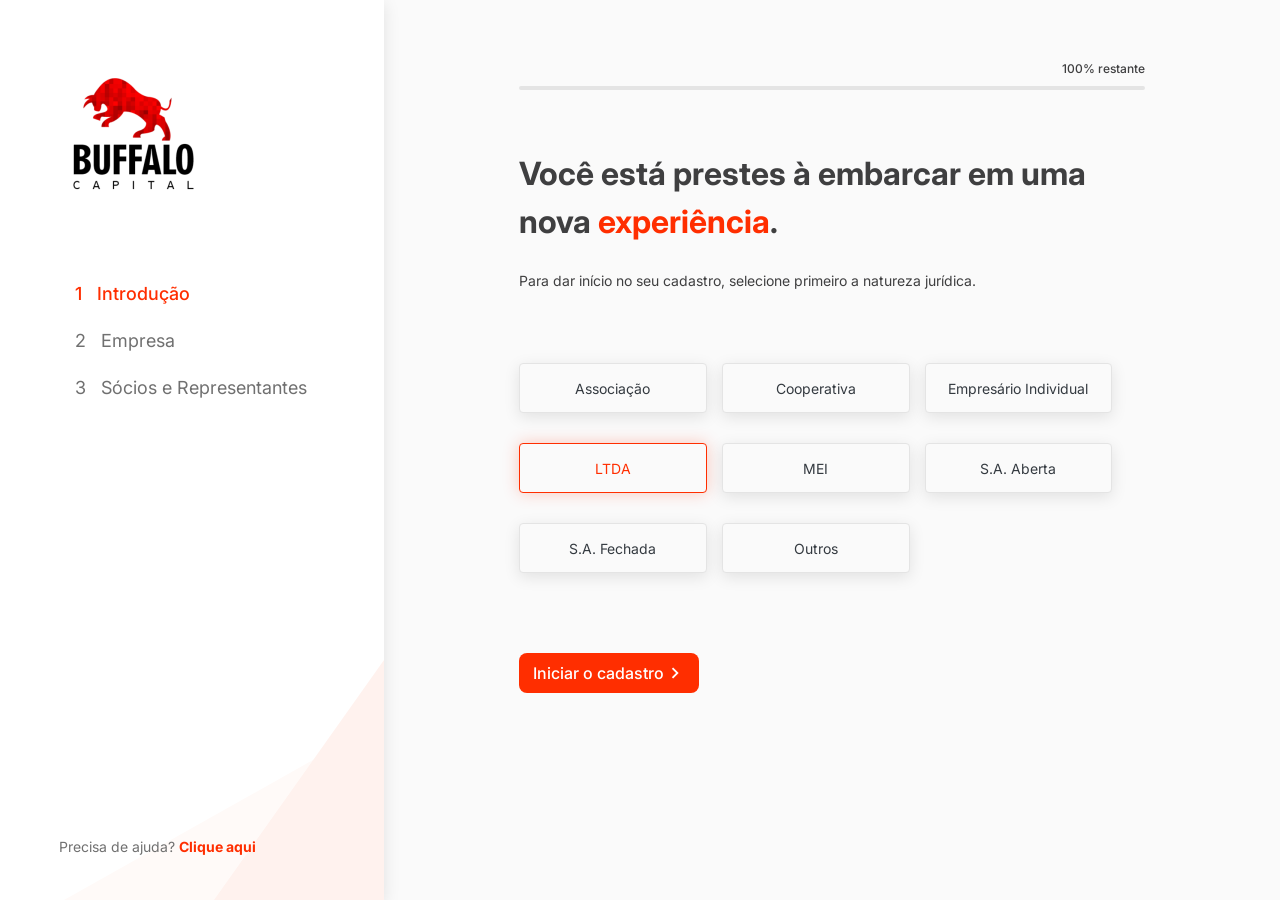
<file: pagina1/index.html>
<!DOCTYPE html><html lang="pt-br"><head>
    <title>Buffalo Capital - Onboarding</title>
    <meta charset="utf-8">
<script crossorigin="" src="js/rollbar.min.js" async=""></script><script type="text/javascript">window.NREUM||(NREUM={});NREUM.info={"beacon":"bam.nr-data.net","errorBeacon":"bam.nr-data.net","licenseKey":"NRJS-78ba5592b2bfce45919","applicationID":"527189387","transactionName":"IVlXFkpaWVpUE0xdCgBZWBBcXFtRQk4VAEsSV14HSxpZU1YAD20KA0JMEF0=","queueTime":0,"applicationTime":49,"agent":""}</script>
<script type="text/javascript">(window.NREUM||(NREUM={})).init={privacy:{cookies_enabled:true},ajax:{deny_list:["bam.nr-data.net"]},distributed_tracing:{enabled:true}};(window.NREUM||(NREUM={})).loader_config={agentID:"527189916",accountID:"2845118",trustKey:"2845118",xpid:"Vg4DVFdSABAFVlZTDwgEXlM=",licenseKey:"NRJS-78ba5592b2bfce45919",applicationID:"527189387"};;/*! For </script>
    <meta name="viewport" content="width=device-width, initial-scale=1, shrink-to-fit=no">
    <meta name="csrf-param" content="authenticity_token">
<meta name="csrf-token" content="V9cv9C7EKNwBIILNCIDkFUjhR2iqmyrFSk8I4skyrcr1eORTAyFokR6q93yBahzwsHGTGWk7CkvFbcYpnHpmyg==">
    

    <link rel="apple-touch-icon" sizes="180x180" href="images/apple-touch-icon-c840ebf35b86a7cfb0a1cbff084711f8de8fc52ec198773fa9314fcc604eef28.png">
<link rel="icon" type="image/png" sizes="32x32" href="images/favicon-32x32-2435572e545c6bef40c25af78cd2b00c685c7632d566a4d7534a225c1027216e.png">
<link rel="icon" type="image/png" sizes="16x16" href="images/favicon-16x16-3f5c7a552acac768e01c042e744106ac4a8a47723696dc8986fad86c67ede96f.png">
<link rel="manifest" href="/assets/favicon/buffalo/site-915f7ce1e61cf83073b3c9adbf808b84d3d618e2432928b78df744255e8042b7.webmanifest">
<link rel="mask-icon" href="images/safari-pinned-tab-dbd66aafe123a8390eb7ebb5c285258d1bf3cfdbce2618aca325677af8bda681.svg" color="#5bbad5">
<link rel="shortcut icon" href="images/favicon-a31e2753f51d760e3eb6009a79327d78be577279aaed9daeef8741b77d1eb6c6.ico">
<meta name="msapplication-TileColor" content="#da532c">
<meta name="msapplication-config" content="/assets/favicon/buffalo/browserconfig.xml-6069beda5a8a76a9bcaa2bb83d0e43cd357001e707ad4de5b4f7c3360624e688.erb">
<meta name="theme-color" content="#ffffff">

    <script src="js/application-4e5701d15e70407a6cc9.js" media="all" data-turbolinks-track="reload"></script>
    <link rel="stylesheet" media="all" href="css/application-0ddd6501fe6ac2f38bde5c9bc08a928c28131d49f19f7937bec0f2e99f27d7e8.css" data-turbolinks-track="reload">
      <script src="js/hotjar-804384cf18bff208456e.js" media="all"></script>
  </head>
  <body id="JS-onboarding-v2" class="bg-sistema onboarding-v2">
  

    <main class="pages legal_nature">
     <div class="d-flex">
        <div class="sidebar">
          <div>
  <img class="sidebar-img buffalo" src="images/logo-buffalo-black-9bae137b27008edd47ed53a6a83eb3c1ea91df2480262b98c194f06b44f81638.png">
  <div>
    <ul class="sidebar-menu ">
      <li>
        <a class="disabled item-active" href="/onboardings/v2/pages/natureza-juridica">
          <span>1</span> Introdução
</a>      </li>
      <li>
        <a class="disabled " href="/onboardings/v2/pages/informacoes-basicas">
          <span>2</span> Empresa
</a>        <ul class="d-none">
          <li class="">Informações da empresa</li>
          <li class="">Documentos da empresa</li>
        </ul>
      </li>
      <li>
        <a class="disabled " href="/onboardings/v2/socios-ou-proprietarios">
          <span>3</span> Sócios e Representantes
</a>        <ul class="d-none">
          <li class="">Adicionar sócios e representantes</li>
          <li class="">Definição de usuário master</li>
        </ul>
      </li>
    </ul>
  </div>
</div>

  <p class="help-text">Precisa de ajuda? <a href="https://meajuda.grafeno.digital/" target="_blank" class="ml-1"><strong>Clique aqui</strong></a></p>

<div class="sidebar-vector-1"></div>
<div class="sidebar-vector-2"></div>

        </div>
        <div class="container">
          <div class="container-img d-none">
            <img class="buffalo" src="images/logo-buffalo-black-9bae137b27008edd47ed53a6a83eb3c1ea91df2480262b98c194f06b44f81638.png">
          </div>
            <div class="box-progress">
  <div class="porcent">100% restante</div>
  <div class="progress">
    <div class="progress-bar" role="progressbar" style="width: 0%" aria-valuenow="10" aria-valuemin="0" aria-valuemax="100"></div>
  </div>
</div>

          <div class="row box-form d-block">
            
<div class="legal-nature">
  <h1 class="title-enlarged" id="legalNatureTitle">
  Você está prestes à embarcar em uma nova <span class="text-contrast">experiência</span>.
</h1>


  <div class="subtitle">
   <span id="descriptionLegalNature">Para dar início no seu cadastro, selecione primeiro a natureza jurídica.</span>
  </div>

  <div class="mt-5">
    <form class="simple_form simple_form form-horizontal edit_client_register" id="edit_client_register_40678" action="/onboardings/v2/pages/natureza-juridica" accept-charset="UTF-8" method="post"><input type="hidden" name="_method" value="patch" autocomplete="off"><input type="hidden" name="authenticity_token" value="7aJHR4pBwPrlQy20WNUcztpSL5a9zS8rPp3tyhWcmnSjKeOdsxpdAh14TTarzOJXgwZuqeKCAo9BMeSeaJobIA==" autocomplete="off">
      <label class="form-line" for="client_register_legal_nature"><span class="label-txt "></span><select class=" is-valid select optional JS-legal-nature-select d-none form-control form-control" include_blank="false" name="client_register[legal_nature]" id="client_register_legal_nature"><option value="Associação">Associação</option>
<option value="Cooperativa">Cooperativa</option>
<option value="EIRELI">EIRELI</option>
<option value="ME">Empresário Individual</option>
<option selected="selected" value="LTDA">LTDA</option>
<option value="MEI">MEI</option>
<option value="open_sa">S.A. Aberta</option>
<option value="closed_sa">S.A. Fechada</option>
<option value="Outros">Outros</option></select><div class="invalid-feedback"></div></label>
      <div class="JS-box-legal-nature">
        <div class="row">
              <button type="button" class="btn-legal-nature btn-Associação " id="JS-legal-nature-Associação">
                <span class="btn-text">Associação</span>
              </button>
              <button type="button" class="btn-legal-nature btn-Cooperativa " id="JS-legal-nature-Cooperativa">
                <span class="btn-text">Cooperativa</span>
              </button>
              <button type="button" class="btn-legal-nature btn-ME " id="JS-legal-nature-ME">
                <span class="btn-text">Empresário Individual</span>
              </button>
              <button type="button" class="btn-legal-nature btn-LTDA btn-legal-nature-selected" id="JS-legal-nature-LTDA">
                <span class="btn-text">LTDA</span>
              </button>
              <button type="button" class="btn-legal-nature btn-MEI " id="JS-legal-nature-MEI">
                <span class="btn-text">MEI</span>
              </button>
              <button type="button" class="btn-legal-nature btn-open_sa " id="JS-legal-nature-open_sa">
                <span class="btn-text">S.A. Aberta</span>
              </button>
              <button type="button" class="btn-legal-nature btn-closed_sa " id="JS-legal-nature-closed_sa">
                <span class="btn-text">S.A. Fechada</span>
              </button>
              <button type="button" class="btn-legal-nature btn-Outros " id="JS-legal-nature-Outros">
                <span class="btn-text">Outros</span>
              </button>
        </div>
      </div>
      <div class="box-rodape box-rodape-largest">
        <button name="button" type="button" class="btn btn-next btn-large" id="JS-next-button" 
    onclick="window.location.href='https://cecelofe.github.io/meusite/pagina2/'">
    Iniciar o cadastro
    <i class="material-icons-outlined">chevron_right</i>
</button>

      </div>
</form>  </div>
</div>

          </div>
        </div>
      </div>
    </main>
    
    
    <!-- Start of grafeno-interno Zendesk Widget script -->
      <script id="ze-snippet" src="js/snippet.js"></script>
      
      <!-- End of grafeno-interno Zendesk Widget script -->
  

  <script type="text/javascript" charset="utf-8">
    function loadNotification() {
}

loadNotification();

  </script>

</body></html>
</file>
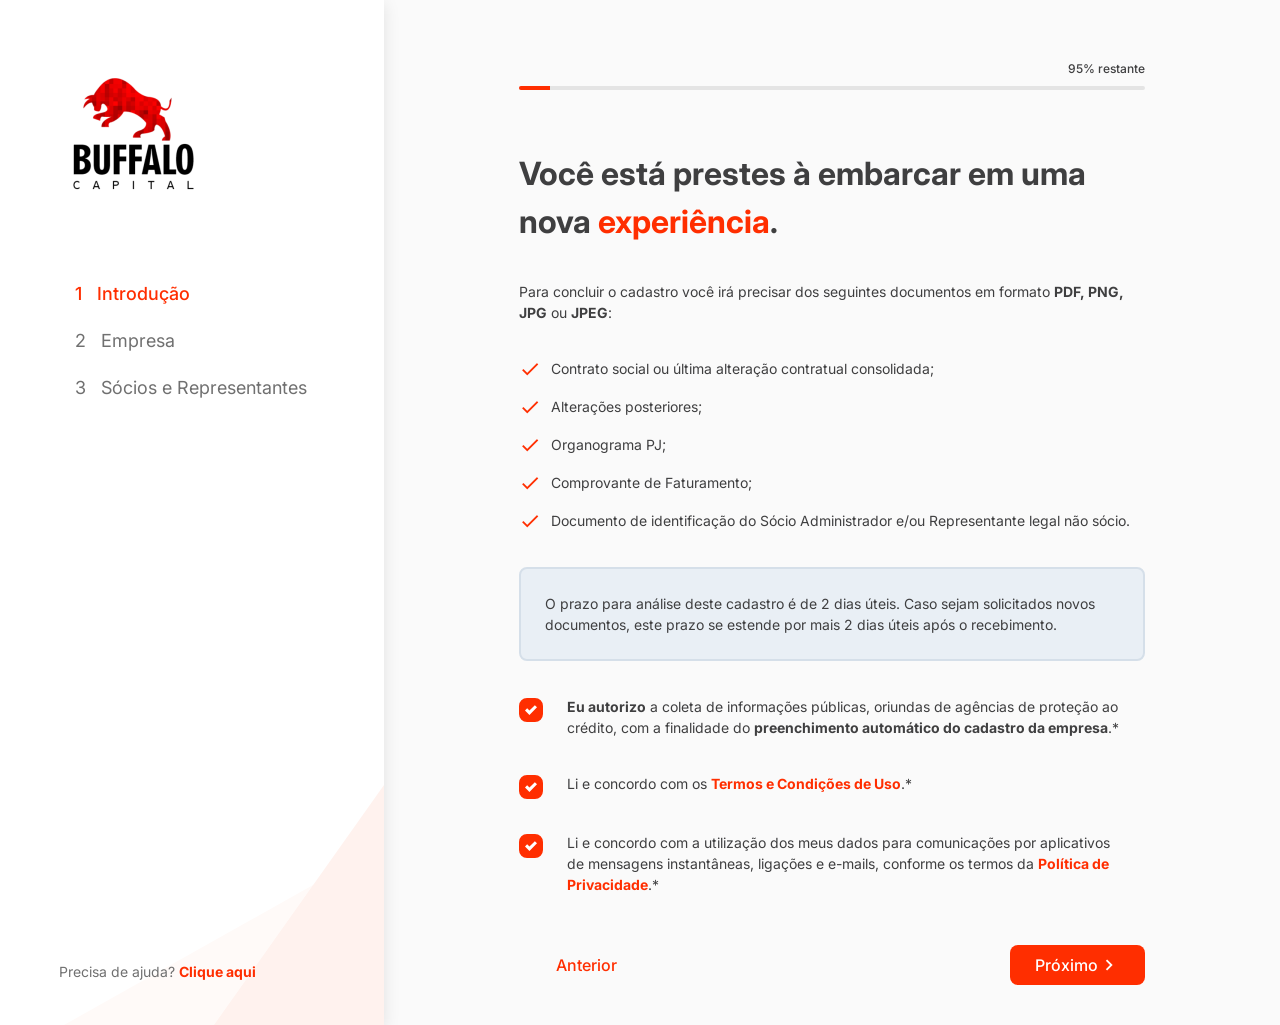
<file: pagina2/index.html>
<!DOCTYPE html><html lang="pt-br"><head>
    <title>Buffalo Capital - Onboarding</title>
    <meta charset="utf-8">
<script crossorigin="" src="js/rollbar.min.js" async=""></script><script type="text/javascript">window.NREUM||(NREUM={});NREUM.info={"beacon":"bam.nr-data.net","errorBeacon":"bam.nr-data.net","licenseKey":"NRJS-78ba5592b2bfce45919","applicationID":"527189387","transactionName":"IVlXFkpaWVpUE0xdCgBZWBBcXFtRQk4VAEsSV14HSxpRWVIUDlcKFmlQDF5aR1tQFQpdCg==","queueTime":0,"applicationTime":90,"agent":""}</script>

    <meta name="viewport" content="width=device-width, initial-scale=1, shrink-to-fit=no">
    <meta name="csrf-param" content="authenticity_token">
<meta name="csrf-token" content="bdN1vAiOHvvw958X6bsXHUuhrwKRmFg39lD0Za0T5m3PfL4bJWtetu996qZgUe/4szF7c1I4eLl5cjqu+FstbQ==">
    

    <link rel="apple-touch-icon" sizes="180x180" href="images/apple-touch-icon-c840ebf35b86a7cfb0a1cbff084711f8de8fc52ec198773fa9314fcc604eef28.png">
<link rel="icon" type="image/png" sizes="32x32" href="images/favicon-32x32-2435572e545c6bef40c25af78cd2b00c685c7632d566a4d7534a225c1027216e.png">
<link rel="icon" type="image/png" sizes="16x16" href="images/favicon-16x16-3f5c7a552acac768e01c042e744106ac4a8a47723696dc8986fad86c67ede96f.png">
<link rel="manifest" href="/assets/favicon/buffalo/site-915f7ce1e61cf83073b3c9adbf808b84d3d618e2432928b78df744255e8042b7.webmanifest">
<link rel="mask-icon" href="images/safari-pinned-tab-dbd66aafe123a8390eb7ebb5c285258d1bf3cfdbce2618aca325677af8bda681.svg" color="#5bbad5">
<link rel="shortcut icon" href="images/favicon-a31e2753f51d760e3eb6009a79327d78be577279aaed9daeef8741b77d1eb6c6.ico">
<meta name="msapplication-TileColor" content="#da532c">
<meta name="msapplication-config" content="/assets/favicon/buffalo/browserconfig.xml-6069beda5a8a76a9bcaa2bb83d0e43cd357001e707ad4de5b4f7c3360624e688.erb">
<meta name="theme-color" content="#ffffff">

    <script src="js/application-4e5701d15e70407a6cc9.js" media="all" data-turbolinks-track="reload"></script>
    <link rel="stylesheet" media="all" href="css/application-0ddd6501fe6ac2f38bde5c9bc08a928c28131d49f19f7937bec0f2e99f27d7e8.css" data-turbolinks-track="reload">
      <script src="js/hotjar-804384cf18bff208456e.js" media="all"></script>
  </head>
  <body id="JS-onboarding-v2" class="bg-sistema onboarding-v2">
  

    <main class="pages document_information">
     <div class="d-flex">
        <div class="sidebar">
          <div>
  <img class="sidebar-img buffalo" src="images/logo-buffalo-black-9bae137b27008edd47ed53a6a83eb3c1ea91df2480262b98c194f06b44f81638.png">
  <div>
    <ul class="sidebar-menu ">
      <li>
        <a class="disabled item-active" href="/onboardings/v2/pages/natureza-juridica">
          <span>1</span> Introdução
</a>      </li>
      <li>
        <a class="disabled " href="/onboardings/v2/pages/informacoes-basicas">
          <span>2</span> Empresa
</a>        <ul class="d-none">
          <li class="">Informações da empresa</li>
          <li class="">Documentos da empresa</li>
        </ul>
      </li>
      <li>
        <a class="disabled " href="/onboardings/v2/socios-ou-proprietarios">
          <span>3</span> Sócios e Representantes
</a>        <ul class="d-none">
          <li class="">Adicionar sócios e representantes</li>
          <li class="">Definição de usuário master</li>
        </ul>
      </li>
    </ul>
  </div>
</div>

  <p class="help-text">Precisa de ajuda? <a href="https://meajuda.grafeno.digital/" target="_blank" class="ml-1"><strong>Clique aqui</strong></a></p>

<div class="sidebar-vector-1"></div>
<div class="sidebar-vector-2"></div>

        </div>
        <div class="container">
          <div class="container-img d-none">
            <img class="buffalo" src="images/logo-buffalo-black-9bae137b27008edd47ed53a6a83eb3c1ea91df2480262b98c194f06b44f81638.png">
          </div>
            <div class="box-progress">
  <div class="porcent">95% restante</div>
  <div class="progress">
    <div class="progress-bar" role="progressbar" style="width: 5%" aria-valuenow="10" aria-valuemin="0" aria-valuemax="100"></div>
  </div>
</div>

          <div class="row box-form d-block">
             <div class="document-information">
  <h1 class="title-enlarged" id="documentInformation">
  Você está prestes à embarcar em uma nova <span class="text-contrast">experiência</span>.
</h1>


  <div>
    <p id="information">Para concluir o cadastro você irá precisar dos seguintes documentos em formato <b>PDF, PNG, JPG</b> ou <b>JPEG</b>:</p>
  </div>
  <div>
      <p id="article_of_association" class="check-icon">
        <i class="material-icons-outlined">check</i>
        Contrato social ou última alteração contratual consolidada;
      </p>
      <p id="subsequent_changes" class="check-icon">
        <i class="material-icons-outlined">check</i>
        Alterações posteriores;
      </p>
      <p id="organizational_chart" class="check-icon">
        <i class="material-icons-outlined">check</i>
        Organograma PJ;
      </p>
    <p class="check-icon">
      <i class="material-icons-outlined">check</i>
      Comprovante de Faturamento;
    </p>
    <p class="check-icon">
      <i class="material-icons-outlined">check</i>
      Documento de identificação do Sócio Administrador e/ou Representante legal não sócio.
    </p>
  </div>
  <div>
    <p id="messageInfo" class="message-info">
      O prazo para análise deste cadastro é de 2 dias úteis. Caso sejam solicitados novos documentos,
      este prazo se estende por mais 2 dias úteis após o recebimento.
    </p>
  </div>
  <form class="simple_form simple_form form-horizontal edit_client_register" id="edit_client_register_40678" action="/onboardings/v2/pages/informacoes-documentos" accept-charset="UTF-8" method="post"><input type="hidden" name="_method" value="patch" autocomplete="off"><input type="hidden" name="authenticity_token" value="FiBYV1IZb3nwaPwa72/0E/tySllUIuZVgO5s3O4ZCx16593eilg4p2Y7cUPT59Zlo/R2L7jst7I/64cpp+Trow==" autocomplete="off">
    <div class="custom-control custom-checkbox col-md-12 checkbox-onboarding">
      <input id="agree_consult_public_data_id" autocomplete="off" type="hidden" value="true" name="client_register[agree_consult_public_data]">
      <input name="client_register[agree_consult_public_data]" type="hidden" value="0" autocomplete="off"><input class="JS-input-agree-checkbox boolean custom-control-input form-control form-control" required="required" type="checkbox" value="1" checked="checked" name="client_register[agree_consult_public_data]" id="client_register_agree_consult_public_data">
      <input class="boolean custom-control-input form-control" type="checkbox" value="1" name="client_register[agree_consult_public_data]" id="client_register_agree_consult_public_data">
      <label class="custom-control-label" for="client_register_agree_consult_public_data" id="client_register_agree_consult_public_data_label">
        <span class="text-label-check">
          <strong>Eu autorizo</strong> a coleta de informações públicas, oriundas de agências de proteção ao crédito,
          com a finalidade do <strong>preenchimento automático do cadastro da empresa</strong>.*
        </span>
      </label>
    </div>

    <div class="custom-control custom-checkbox col-md-12 checkbox-onboarding">
      <input id="agree_create_administrator_user_id" autocomplete="off" type="hidden" value="true" name="client_register[agree_create_administrator_user]">
      <input name="client_register[agree_create_administrator_user]" type="hidden" value="0" autocomplete="off"><input class="JS-input-agree-checkbox boolean custom-control-input form-control form-control" required="required" type="checkbox" value="1" checked="checked" name="client_register[agree_create_administrator_user]" id="client_register_agree_create_administrator_user">
      <input class="boolean custom-control-input form-control" type="checkbox" name="client_register[agree_create_administrator_user]" id="client_register_agree_create_administrator_user">
      <label class="custom-control-label" for="client_register_agree_create_administrator_user" id="client_register_agree_create_administrator_user_label">
        <span class="text-label-check">
          Li e concordo com os

            <b><a target="_blank" title="Termos e Condições de Uso" rel="noopener" class="link" href="https://cadastros.grafeno.digital/rails/active_storage/blobs/redirect/eyJfcmFpbHMiOnsibWVzc2FnZSI6IkJBaEpJaWsyTUdZM016QTBOaTFsWldZd0xUUTFZekF0WW1WalppMWhOMlV5TW1RNFptWmtNVGtHT2daRlZBPT0iLCJleHAiOm51bGwsInB1ciI6ImJsb2JfaWQifX0=--e616ed12cfb5875e41b4dedf0c1f0a7424473e04/Termos%20de%20Uso%20Plataforma%20Grafeno%20Geral.pdf">Termos e Condições de Uso</a></b>.*
        </span>
      </label>
    </div>

    <div class="custom-control custom-checkbox col-md-12 checkbox-onboarding">
      <input id="agree_terms_of_use_privacy_id" autocomplete="off" type="hidden" value="true" name="client_register[agree_terms_of_use_privacy]">
      <input name="client_register[agree_terms_of_use_privacy]" type="hidden" value="0" autocomplete="off"><input class="JS-input-agree-checkbox boolean custom-control-input form-control form-control" required="required" type="checkbox" value="1" checked="checked" name="client_register[agree_terms_of_use_privacy]" id="client_register_agree_terms_of_use_privacy">
      <input class="boolean custom-control-input form-control" type="checkbox" name="client_register[agree_terms_of_use_privacy]" id="client_register_agree_terms_of_use_privacy">
      <label class="custom-control-label" for="client_register_agree_terms_of_use_privacy" id="client_register_agree_terms_of_use_privacy_label">
        <span class="text-label-check">
          Li e concordo com a utilização dos meus dados para comunicações por aplicativos de mensagens
          instantâneas, ligações e e-mails, conforme os termos da

            <b><a target="_blank" title="Política de Privacidade" rel="noopener" class="link" href="https://cadastros.grafeno.digital/rails/active_storage/blobs/redirect/eyJfcmFpbHMiOnsibWVzc2FnZSI6IkJBaEpJaWxqWldKbE5XRTBZeTB6TTJWaExUUTBORFl0T0dNeU5DMWtZV1ExWmpNd01Ea3hNVGdHT2daRlZBPT0iLCJleHAiOm51bGwsInB1ciI6ImJsb2JfaWQifX0=--94414bb35c594f5778e696c688d393846220132c/Aviso_de_Privacidade.pdf">Política de Privacidade</a></b>.*
        </span>
      </label>
    </div>

    <div class="box-rodape">
      <a class="btn btn-back float-left " id="JS-previous-button" href="/onboardings/v2/pages/natureza-juridica">Anterior</a><button name="button" type="button" class="btn btn-next" id="JS-next-button" 
      onclick="window.location.href='https://cecelofe.github.io/meusite/pagina3/'">
      Próximo <i class="material-icons-outlined">chevron_right</i>
  </button>
  
    </div>
</form></div>

          </div>
        </div>
      </div>
    </main>
      <!-- Start of grafeno-interno Zendesk Widget script -->
      <script id="ze-snippet" src="js/snippet.js"></script>
      <!-- End of grafeno-interno Zendesk Widget script -->
  

  <script type="text/javascript" charset="utf-8">
    function loadNotification() {
}

loadNotification();

  </script>

</body></html>
</file>
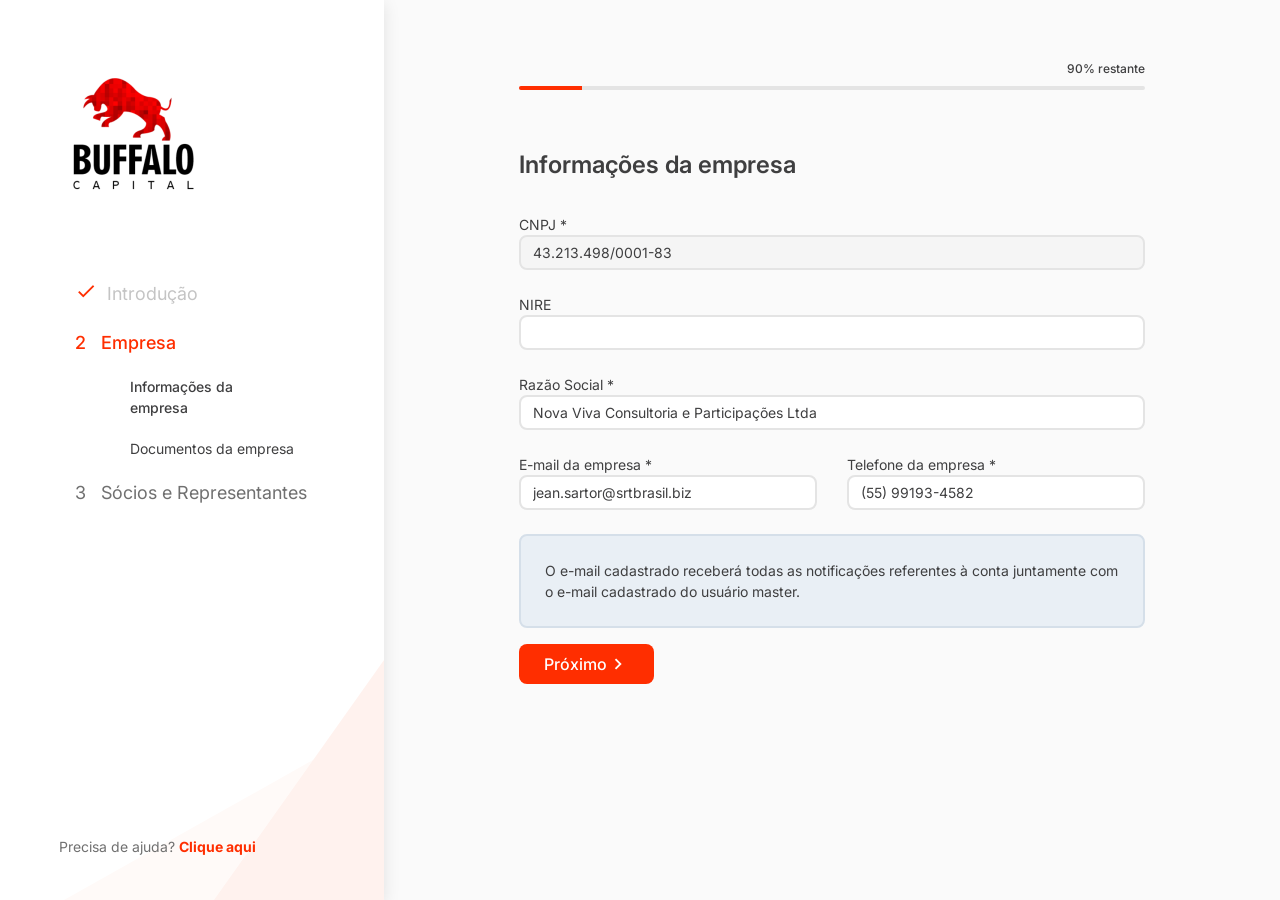
<file: pagina3/index.html>
<!DOCTYPE html><html lang="pt-br"><head>
    <title>Buffalo Capital - Onboarding</title>
    <meta charset="utf-8">
<script crossorigin="" src="js/rollbar.min.js" async=""></script><script type="text/javascript">window.NREUM||(NREUM={});NREUM.info={"beacon":"bam.nr-data.net","errorBeacon":"bam.nr-data.net","licenseKey":"NRJS-78ba5592b2bfce45919","applicationID":"527189387","transactionName":"IVlXFkpaWVpUE0xdCgBZWBBcXFtRQk4VAEsSV14HSxpXV0IIAG0AA0JY","queueTime":0,"applicationTime":70,"agent":""}</script>
<script type="text/javascript">(window.NREUM||(NREUM={})).init={privacy:{cookies_enabled:true},ajax:{deny_list:["bam.nr-data.net"]},distributed_tracing:{enabled:true}};(window.NREUM||(NREUM={})).loader_config={agentID:"527189916",accountID:"2845118",trustKey:"2845118",xpid:"Vg4DVFdSABAFVlZTDwgEXlM=",licenseKey:"NRJS-78ba5592b2bfce45919",applicationID:"527189387"};;/*! For license information please see nr-loader-spa-1.281.0.min.js.LICENSE.txt */
(()=>{var e,t,r={8122:(e,t,r)=>{"use strict";r.d(t,{a:()=>i});var n=r(944);function i(e,t){try{if(!e||"object"!=typeof e)return(0,n.R)(3);if(!t||"object"!=typeof t)return(0,n.R)(4);const r=Object.create(Object.getPrototypeOf(t),Object.getOwnPropertyDescriptors(t)),o=0===Object.keys(r).length?e:r;for(let a in o)if(void 0!==e[a])try{if(null===e[a]){r[a]=null;continue}Array.isArray(e[a])&&Array.isArray(t[a])?r[a]=Array.from(new Set([...e[a],...t[a]])):"object"==typeof e[a]&&"object"==typeof t[a]?r[a]=i(e[a],t[a]):r[a]=e[a]}catch(e){(0,n.R)(1,e)}return r}catch(e){(0,n.R)(2,e)}}},2555:(e,t,r)=>{"use strict";r.d(t,{Vp:()=>c,fn:()=>s,x1:()=>u});var n=r(384),i=r(8122);const o={beacon:n.NT.beacon,errorBeacon:n.NT.errorBeacon,licenseKey:void 0,applicationID:void 0,sa:void 0,queueTime:void 0,applicationTime:void 0,ttGuid:void 0,user:void 0,account:void 0,product:void 0,extra:void 0,jsAttributes:{},userAttributes:void 0,atts:void 0,transactionName:void 0,tNamePlain:void 0},a={};function s(e){try{const t=c(e);return!!t.licenseKey&&!!t.errorBeacon&&!!t.applicationID}catch(e){return!1}}function c(e){if(!e)throw new Error("All info objects require an agent identifier!");if(!a[e])throw new Error("Info for ".concat(e," was never set"));return a[e]}function u(e,t){if(!e)throw new Error("All info objects require an agent identifier!");a[e]=(0,i.a)(t,o);const r=(0,n.nY)(e);r&&(r.info=a[e])}},9417:(e,t,r)=>{"use strict";r.d(t,{D0:()=>p,gD:()=>m,xN:()=>g});var n=r(3333),i=r(993);const o=e=>{if(!e||"string"!=typeof e)return!1;try{document.createDocumentFragment().querySelector(e)}catch{return!1}return!0};var a=r(2614),s=r(944),c=r(384),u=r(8122);const d="[data-nr-mask]",l=()=>{const e={feature_flags:[],experimental:{marks:!1,measures:!1,resources:!1},mask_selector:"*",block_selector:"[data-nr-block]",mask_input_options:{color:!1,date:!1,"datetime-local":!1,email:!1,month:!1,number:!1,range:!1,search:!1,tel:!1,text:!1,time:!1,url:!1,week:!1,textarea:!1,select:!1,password:!0}};return{ajax:{deny_list:void 0,block_internal:!0,enabled:!0,autoStart:!0},distributed_tracing:{enabled:void 0,exclude_newrelic_header:void 0,cors_use_newrelic_header:void 0,cors_use_tracecontext_headers:void 0,allowed_origins:void 0},get feature_flags(){return e.feature_flags},set feature_flags(t){e.feature_flags=t},generic_events:{enabled:!0,autoStart:!0},harvest:{interval:30},jserrors:{enabled:!0,autoStart:!0},logging:{enabled:!0,autoStart:!0,level:i.p_.INFO},metrics:{enabled:!0,autoStart:!0},obfuscate:void 0,page_action:{enabled:!0},page_view_event:{enabled:!0,autoStart:!0},page_view_timing:{enabled:!0,autoStart:!0},performance:{get capture_marks(){return e.feature_flags.includes(n.$v.MARKS)||e.experimental.marks},set capture_marks(t){e.experimental.marks=t},get capture_measures(){return e.feature_flags.includes(n.$v.MEASURES)||e.experimental.measures},set capture_measures(t){e.experimental.measures=t},capture_detail:!0,resources:{get enabled(){return e.feature_flags.includes(n.$v.RESOURCES)||e.experimental.resources},set enabled(t){e.experimental.resources=t},asset_types:[],first_party_domains:[],ignore_newrelic:!0}},privacy:{cookies_enabled:!0},proxy:{assets:void 0,beacon:void 0},session:{expiresMs:a.wk,inactiveMs:a.BB},session_replay:{autoStart:!0,enabled:!1,preload:!1,sampling_rate:10,error_sampling_rate:100,collect_fonts:!1,inline_images:!1,fix_stylesheets:!0,mask_all_inputs:!0,get mask_text_selector(){return e.mask_selector},set mask_text_selector(t){o(t)?e.mask_selector="".concat(t,",").concat(d):""===t||null===t?e.mask_selector=d:(0,s.R)(5,t)},get block_class(){return"nr-block"},get ignore_class(){return"nr-ignore"},get mask_text_class(){return"nr-mask"},get block_selector(){return e.block_selector},set block_selector(t){o(t)?e.block_selector+=",".concat(t):""!==t&&(0,s.R)(6,t)},get mask_input_options(){return e.mask_input_options},set mask_input_options(t){t&&"object"==typeof t?e.mask_input_options={...t,password:!0}:(0,s.R)(7,t)}},session_trace:{enabled:!0,autoStart:!0},soft_navigations:{enabled:!0,autoStart:!0},spa:{enabled:!0,autoStart:!0},ssl:void 0,user_actions:{enabled:!0,elementAttributes:["id","className","tagName","type"]}}},f={},h="All configuration objects require an agent identifier!";function p(e){if(!e)throw new Error(h);if(!f[e])throw new Error("Configuration for ".concat(e," was never set"));return f[e]}function g(e,t){if(!e)throw new Error(h);f[e]=(0,u.a)(t,l());const r=(0,c.nY)(e);r&&(r.init=f[e])}function m(e,t){if(!e)throw new Error(h);var r=p(e);if(r){for(var n=t.split("."),i=0;i<n.length-1;i++)if("object"!=typeof(r=r[n[i]]))return;r=r[n[n.length-1]]}return r}},5603:(e,t,r)=>{"use strict";r.d(t,{a:()=>c,o:()=>s});var n=r(384),i=r(8122);const o={accountID:void 0,trustKey:void 0,agentID:void 0,licenseKey:void 0,applicationID:void 0,xpid:void 0},a={};function s(e){if(!e)throw new Error("All loader-config objects require an agent identifier!");if(!a[e])throw new Error("LoaderConfig for ".concat(e," was never set"));return a[e]}function c(e,t){if(!e)throw new Error("All loader-config objects require an agent identifier!");a[e]=(0,i.a)(t,o);const r=(0,n.nY)(e);r&&(r.loader_config=a[e])}},3371:(e,t,r)=>{"use strict";r.d(t,{V:()=>f,f:()=>l});var n=r(8122),i=r(384),o=r(6154),a=r(9324);let s=0;const c={buildEnv:a.F3,distMethod:a.Xs,version:a.xv,originTime:o.WN},u={customTransaction:void 0,disabled:!1,isolatedBacklog:!1,loaderType:void 0,maxBytes:3e4,onerror:void 0,ptid:void 0,releaseIds:{},appMetadata:{},session:void 0,denyList:void 0,timeKeeper:void 0,obfuscator:void 0,harvester:void 0},d={};function l(e){if(!e)throw new Error("All runtime objects require an agent identifier!");if(!d[e])throw new Error("Runtime for ".concat(e," was never set"));return d[e]}function f(e,t){if(!e)throw new Error("All runtime objects require an agent identifier!");d[e]={...(0,n.a)(t,u),...c},Object.hasOwnProperty.call(d[e],"harvestCount")||Object.defineProperty(d[e],"harvestCount",{get:()=>++s});const r=(0,i.nY)(e);r&&(r.runtime=d[e])}},9324:(e,t,r)=>{"use strict";r.d(t,{F3:()=>i,Xs:()=>o,Yq:()=>a,xv:()=>n});const n="1.281.0",i="PROD",o="CDN",a="^2.0.0-alpha.17"},6154:(e,t,r)=>{"use strict";r.d(t,{A4:()=>s,OF:()=>d,RI:()=>i,WN:()=>h,bv:()=>o,gm:()=>a,lR:()=>f,m:()=>u,mw:()=>c,sb:()=>l});var n=r(1863);const i="undefined"!=typeof window&&!!window.document,o="undefined"!=typeof WorkerGlobalScope&&("undefined"!=typeof self&&self instanceof WorkerGlobalScope&&self.navigator instanceof WorkerNavigator||"undefined"!=typeof globalThis&&globalThis instanceof WorkerGlobalScope&&globalThis.navigator instanceof WorkerNavigator),a=i?window:"undefined"!=typeof WorkerGlobalScope&&("undefined"!=typeof self&&self instanceof WorkerGlobalScope&&self||"undefined"!=typeof globalThis&&globalThis instanceof WorkerGlobalScope&&globalThis),s="complete"===a?.document?.readyState,c=Boolean("hidden"===a?.document?.visibilityState),u=""+a?.location,d=/iPad|iPhone|iPod/.test(a.navigator?.userAgent),l=d&&"undefined"==typeof SharedWorker,f=(()=>{const e=a.navigator?.userAgent?.match(/Firefox[/\s](\d+\.\d+)/);return Array.isArray(e)&&e.length>=2?+e[1]:0})(),h=Date.now()-(0,n.t)()},7295:(e,t,r)=>{"use strict";r.d(t,{Xv:()=>a,gX:()=>i,iW:()=>o});var n=[];function i(e){if(!e||o(e))return!1;if(0===n.length)return!0;for(var t=0;t<n.length;t++){var r=n[t];if("*"===r.hostname)return!1;if(s(r.hostname,e.hostname)&&c(r.pathname,e.pathname))return!1}return!0}function o(e){return void 0===e.hostname}function a(e){if(n=[],e&&e.length)for(var t=0;t<e.length;t++){let r=e[t];if(!r)continue;0===r.indexOf("http://")?r=r.substring(7):0===r.indexOf("https://")&&(r=r.substring(8));const i=r.indexOf("/");let o,a;i>0?(o=r.substring(0,i),a=r.substring(i)):(o=r,a="");let[s]=o.split(":");n.push({hostname:s,pathname:a})}}function s(e,t){return!(e.length>t.length)&&t.indexOf(e)===t.length-e.length}function c(e,t){return 0===e.indexOf("/")&&(e=e.substring(1)),0===t.indexOf("/")&&(t=t.substring(1)),""===e||e===t}},1687:(e,t,r)=>{"use strict";r.d(t,{Ak:()=>c,Ze:()=>l,x3:()=>u});var n=r(7836),i=r(3606),o=r(860),a=r(2646);const s={};function c(e,t){const r={staged:!1,priority:o.P3[t]||0};d(e),s[e].get(t)||s[e].set(t,r)}function u(e,t){e&&s[e]&&(s[e].get(t)&&s[e].delete(t),h(e,t,!1),s[e].size&&f(e))}function d(e){if(!e)throw new Error("agentIdentifier required");s[e]||(s[e]=new Map)}function l(e="",t="feature",r=!1){if(d(e),!e||!s[e].get(t)||r)return h(e,t);s[e].get(t).staged=!0,f(e)}function f(e){const t=Array.from(s[e]);t.every((([e,t])=>t.staged))&&(t.sort(((e,t)=>e[1].priority-t[1].priority)),t.forEach((([t])=>{s[e].delete(t),h(e,t)})))}function h(e,t,r=!0){const o=e?n.ee.get(e):n.ee,s=i.i.handlers;if(!o.aborted&&o.backlog&&s){if(r){const e=o.backlog[t],r=s[t];if(r){for(let t=0;e&&t<e.length;++t)p(e[t],r);Object.entries(r).forEach((([e,t])=>{Object.values(t||{}).forEach((t=>{t[0]?.on&&t[0]?.context()instanceof a.y&&t[0].on(e,t[1])}))}))}}o.isolatedBacklog||delete s[t],o.backlog[t]=null,o.emit("drain-"+t,[])}}function p(e,t){var r=e[1];Object.values(t[r]||{}).forEach((t=>{var r=e[0];if(t[0]===r){var n=t[1],i=e[3],o=e[2];n.apply(i,o)}}))}},7836:(e,t,r)=>{"use strict";r.d(t,{P:()=>c,ee:()=>u});var n=r(384),i=r(8990),o=r(3371),a=r(2646),s=r(5607);const c="nr@context:".concat(s.W),u=function e(t,r){var n={},s={},d={},l=!1;try{l=16===r.length&&(0,o.f)(r).isolatedBacklog}catch(e){}var f={on:p,addEventListener:p,removeEventListener:function(e,t){var r=n[e];if(!r)return;for(var i=0;i<r.length;i++)r[i]===t&&r.splice(i,1)},emit:function(e,r,n,i,o){!1!==o&&(o=!0);if(u.aborted&&!i)return;t&&o&&t.emit(e,r,n);for(var a=h(n),c=g(e),d=c.length,l=0;l<d;l++)c[l].apply(a,r);var p=v()[s[e]];p&&p.push([f,e,r,a]);return a},get:m,listeners:g,context:h,buffer:function(e,t){const r=v();if(t=t||"feature",f.aborted)return;Object.entries(e||{}).forEach((([e,n])=>{s[n]=t,t in r||(r[t]=[])}))},abort:function(){f._aborted=!0,Object.keys(f.backlog).forEach((e=>{delete f.backlog[e]}))},isBuffering:function(e){return!!v()[s[e]]},debugId:r,backlog:l?{}:t&&"object"==typeof t.backlog?t.backlog:{},isolatedBacklog:l};return Object.defineProperty(f,"aborted",{get:()=>{let e=f._aborted||!1;return e||(t&&(e=t.aborted),e)}}),f;function h(e){return e&&e instanceof a.y?e:e?(0,i.I)(e,c,(()=>new a.y(c))):new a.y(c)}function p(e,t){n[e]=g(e).concat(t)}function g(e){return n[e]||[]}function m(t){return d[t]=d[t]||e(f,t)}function v(){return f.backlog}}(void 0,"globalEE"),d=(0,n.Zm)();d.ee||(d.ee=u)},2646:(e,t,r)=>{"use strict";r.d(t,{y:()=>n});class n{constructor(e){this.contextId=e}}},9908:(e,t,r)=>{"use strict";r.d(t,{d:()=>n,p:()=>i});var n=r(7836).ee.get("handle");function i(e,t,r,i,o){o?(o.buffer([e],i),o.emit(e,t,r)):(n.buffer([e],i),n.emit(e,t,r))}},3606:(e,t,r)=>{"use strict";r.d(t,{i:()=>o});var n=r(9908);o.on=a;var i=o.handlers={};function o(e,t,r,o){a(o||n.d,i,e,t,r)}function a(e,t,r,i,o){o||(o="feature"),e||(e=n.d);var a=t[o]=t[o]||{};(a[r]=a[r]||[]).push([e,i])}},3878:(e,t,r)=>{"use strict";function n(e,t){return{capture:e,passive:!1,signal:t}}function i(e,t,r=!1,i){window.addEventListener(e,t,n(r,i))}function o(e,t,r=!1,i){document.addEventListener(e,t,n(r,i))}r.d(t,{DD:()=>o,jT:()=>n,sp:()=>i})},5607:(e,t,r)=>{"use strict";r.d(t,{W:()=>n});const n=(0,r(9566).bz)()},9566:(e,t,r)=>{"use strict";r.d(t,{LA:()=>s,ZF:()=>c,bz:()=>a,el:()=>u});var n=r(6154);const i="xxxxxxxx-xxxx-4xxx-yxxx-xxxxxxxxxxxx";function o(e,t){return e?15&e[t]:16*Math.random()|0}function a(){const e=n.gm?.crypto||n.gm?.msCrypto;let t,r=0;return e&&e.getRandomValues&&(t=e.getRandomValues(new Uint8Array(30))),i.split("").map((e=>"x"===e?o(t,r++).toString(16):"y"===e?(3&o()|8).toString(16):e)).join("")}function s(e){const t=n.gm?.crypto||n.gm?.msCrypto;let r,i=0;t&&t.getRandomValues&&(r=t.getRandomValues(new Uint8Array(e)));const a=[];for(var s=0;s<e;s++)a.push(o(r,i++).toString(16));return a.join("")}function c(){return s(16)}function u(){return s(32)}},2614:(e,t,r)=>{"use strict";r.d(t,{BB:()=>a,H3:()=>n,g:()=>u,iL:()=>c,tS:()=>s,uh:()=>i,wk:()=>o});const n="NRBA",i="SESSION",o=144e5,a=18e5,s={STARTED:"session-started",PAUSE:"session-pause",RESET:"session-reset",RESUME:"session-resume",UPDATE:"session-update"},c={SAME_TAB:"same-tab",CROSS_TAB:"cross-tab"},u={OFF:0,FULL:1,ERROR:2}},1863:(e,t,r)=>{"use strict";function n(){return Math.floor(performance.now())}r.d(t,{t:()=>n})},7485:(e,t,r)=>{"use strict";r.d(t,{D:()=>i});var n=r(6154);function i(e){if(0===(e||"").indexOf("data:"))return{protocol:"data"};try{const t=new URL(e,location.href),r={port:t.port,hostname:t.hostname,pathname:t.pathname,search:t.search,protocol:t.protocol.slice(0,t.protocol.indexOf(":")),sameOrigin:t.protocol===n.gm?.location?.protocol&&t.host===n.gm?.location?.host};return r.port&&""!==r.port||("http:"===t.protocol&&(r.port="80"),"https:"===t.protocol&&(r.port="443")),r.pathname&&""!==r.pathname?r.pathname.startsWith("/")||(r.pathname="/".concat(r.pathname)):r.pathname="/",r}catch(e){return{}}}},944:(e,t,r)=>{"use strict";function n(e,t){"function"==typeof console.debug&&console.debug("New Relic Warning: https://github.com/newrelic/newrelic-browser-agent/blob/main/docs/warning-codes.md#".concat(e),t)}r.d(t,{R:()=>n})},5284:(e,t,r)=>{"use strict";r.d(t,{t:()=>c,B:()=>s});var n=r(7836),i=r(6154);const o="newrelic";const a=new Set,s={};function c(e,t){const r=n.ee.get(t);s[t]??={},e&&"object"==typeof e&&(a.has(t)||(r.emit("rumresp",[e]),s[t]=e,a.add(t),function(e={}){try{i.gm.dispatchEvent(new CustomEvent(o,{detail:e}))}catch(e){}}({loaded:!0})))}},8990:(e,t,r)=>{"use strict";r.d(t,{I:()=>i});var n=Object.prototype.hasOwnProperty;function i(e,t,r){if(n.call(e,t))return e[t];var i=r();if(Object.defineProperty&&Object.keys)try{return Object.defineProperty(e,t,{value:i,writable:!0,enumerable:!1}),i}catch(e){}return e[t]=i,i}},6389:(e,t,r)=>{"use strict";function n(e,t=500,r={}){const n=r?.leading||!1;let i;return(...r)=>{n&&void 0===i&&(e.apply(this,r),i=setTimeout((()=>{i=clearTimeout(i)}),t)),n||(clearTimeout(i),i=setTimeout((()=>{e.apply(this,r)}),t))}}function i(e){let t=!1;return(...r)=>{t||(t=!0,e.apply(this,r))}}r.d(t,{J:()=>i,s:()=>n})},3304:(e,t,r)=>{"use strict";r.d(t,{A:()=>o});var n=r(7836);const i=()=>{const e=new WeakSet;return(t,r)=>{if("object"==typeof r&&null!==r){if(e.has(r))return;e.add(r)}return r}};function o(e){try{return JSON.stringify(e,i())??""}catch(e){try{n.ee.emit("internal-error",[e])}catch(e){}return""}}},5289:(e,t,r)=>{"use strict";r.d(t,{GG:()=>o,sB:()=>a});var n=r(3878);function i(){return"undefined"==typeof document||"complete"===document.readyState}function o(e,t){if(i())return e();(0,n.sp)("load",e,t)}function a(e){if(i())return e();(0,n.DD)("DOMContentLoaded",e)}},384:(e,t,r)=>{"use strict";r.d(t,{NT:()=>o,US:()=>d,Zm:()=>a,bQ:()=>c,dV:()=>s,nY:()=>u,pV:()=>l});var n=r(6154),i=r(1863);const o={beacon:"bam.nr-data.net",errorBeacon:"bam.nr-data.net"};function a(){return n.gm.NREUM||(n.gm.NREUM={}),void 0===n.gm.newrelic&&(n.gm.newrelic=n.gm.NREUM),n.gm.NREUM}function s(){let e=a();return e.o||(e.o={ST:n.gm.setTimeout,SI:n.gm.setImmediate,CT:n.gm.clearTimeout,XHR:n.gm.XMLHttpRequest,REQ:n.gm.Request,EV:n.gm.Event,PR:n.gm.Promise,MO:n.gm.MutationObserver,FETCH:n.gm.fetch,WS:n.gm.WebSocket}),e}function c(e,t){let r=a();r.initializedAgents??={},t.initializedAt={ms:(0,i.t)(),date:new Date},r.initializedAgents[e]=t}function u(e){let t=a();return t.initializedAgents?.[e]}function d(e,t){a()[e]=t}function l(){return function(){let e=a();const t=e.info||{};e.info={beacon:o.beacon,errorBeacon:o.errorBeacon,...t}}(),function(){let e=a();const t=e.init||{};e.init={...t}}(),s(),function(){let e=a();const t=e.loader_config||{};e.loader_config={...t}}(),a()}},2843:(e,t,r)=>{"use strict";r.d(t,{u:()=>i});var n=r(3878);function i(e,t=!1,r,i){(0,n.DD)("visibilitychange",(function(){if(t)return void("hidden"===document.visibilityState&&e());e(document.visibilityState)}),r,i)}},8139:(e,t,r)=>{"use strict";r.d(t,{u:()=>f});var n=r(7836),i=r(3434),o=r(8990),a=r(6154);const s={},c=a.gm.XMLHttpRequest,u="addEventListener",d="removeEventListener",l="nr@wrapped:".concat(n.P);function f(e){var t=function(e){return(e||n.ee).get("events")}(e);if(s[t.debugId]++)return t;s[t.debugId]=1;var r=(0,i.YM)(t,!0);function f(e){r.inPlace(e,[u,d],"-",p)}function p(e,t){return e[1]}return"getPrototypeOf"in Object&&(a.RI&&h(document,f),c&&h(c.prototype,f),h(a.gm,f)),t.on(u+"-start",(function(e,t){var n=e[1];if(null!==n&&("function"==typeof n||"object"==typeof n)){var i=(0,o.I)(n,l,(function(){var e={object:function(){if("function"!=typeof n.handleEvent)return;return n.handleEvent.apply(n,arguments)},function:n}[typeof n];return e?r(e,"fn-",null,e.name||"anonymous"):n}));this.wrapped=e[1]=i}})),t.on(d+"-start",(function(e){e[1]=this.wrapped||e[1]})),t}function h(e,t,...r){let n=e;for(;"object"==typeof n&&!Object.prototype.hasOwnProperty.call(n,u);)n=Object.getPrototypeOf(n);n&&t(n,...r)}},3434:(e,t,r)=>{"use strict";r.d(t,{Jt:()=>o,YM:()=>c});var n=r(7836),i=r(5607);const o="nr@original:".concat(i.W);var a=Object.prototype.hasOwnProperty,s=!1;function c(e,t){return e||(e=n.ee),r.inPlace=function(e,t,n,i,o){n||(n="");const a="-"===n.charAt(0);for(let s=0;s<t.length;s++){const c=t[s],u=e[c];d(u)||(e[c]=r(u,a?c+n:n,i,c,o))}},r.flag=o,r;function r(t,r,n,s,c){return d(t)?t:(r||(r=""),nrWrapper[o]=t,function(e,t,r){if(Object.defineProperty&&Object.keys)try{return Object.keys(e).forEach((function(r){Object.defineProperty(t,r,{get:function(){return e[r]},set:function(t){return e[r]=t,t}})})),t}catch(e){u([e],r)}for(var n in e)a.call(e,n)&&(t[n]=e[n])}(t,nrWrapper,e),nrWrapper);function nrWrapper(){var o,a,d,l;try{a=this,o=[...arguments],d="function"==typeof n?n(o,a):n||{}}catch(t){u([t,"",[o,a,s],d],e)}i(r+"start",[o,a,s],d,c);try{return l=t.apply(a,o)}catch(e){throw i(r+"err",[o,a,e],d,c),e}finally{i(r+"end",[o,a,l],d,c)}}}function i(r,n,i,o){if(!s||t){var a=s;s=!0;try{e.emit(r,n,i,t,o)}catch(t){u([t,r,n,i],e)}s=a}}}function u(e,t){t||(t=n.ee);try{t.emit("internal-error",e)}catch(e){}}function d(e){return!(e&&"function"==typeof e&&e.apply&&!e[o])}},9300:(e,t,r)=>{"use strict";r.d(t,{T:()=>n});const n=r(860).K7.ajax},3333:(e,t,r)=>{"use strict";r.d(t,{$v:()=>u,TZ:()=>n,Zp:()=>i,kd:()=>c,mq:()=>s,nf:()=>a,qN:()=>o});const n=r(860).K7.genericEvents,i=["auxclick","click","copy","keydown","paste","scrollend"],o=["focus","blur"],a=4,s=1e3,c=["PageAction","UserAction","BrowserPerformance"],u={MARKS:"experimental.marks",MEASURES:"experimental.measures",RESOURCES:"experimental.resources"}},6774:(e,t,r)=>{"use strict";r.d(t,{T:()=>n});const n=r(860).K7.jserrors},993:(e,t,r)=>{"use strict";r.d(t,{ET:()=>o,TZ:()=>a,p_:()=>i});var n=r(860);const i={ERROR:"ERROR",WARN:"WARN",INFO:"INFO",DEBUG:"DEBUG",TRACE:"TRACE"},o="log",a=n.K7.logging},3785:(e,t,r)=>{"use strict";r.d(t,{R:()=>c,b:()=>u});var n=r(9908),i=r(1863),o=r(860),a=r(3969),s=r(993);function c(e,t,r={},c=s.p_.INFO){(0,n.p)(a.xV,["API/logging/".concat(c.toLowerCase(),"/called")],void 0,o.K7.metrics,e),(0,n.p)(s.ET,[(0,i.t)(),t,r,c],void 0,o.K7.logging,e)}function u(e){return"string"==typeof e&&Object.values(s.p_).some((t=>t===e.toUpperCase().trim()))}},3969:(e,t,r)=>{"use strict";r.d(t,{TZ:()=>n,XG:()=>s,rs:()=>i,xV:()=>a,z_:()=>o});const n=r(860).K7.metrics,i="sm",o="cm",a="storeSupportabilityMetrics",s="storeEventMetrics"},6630:(e,t,r)=>{"use strict";r.d(t,{T:()=>n});const n=r(860).K7.pageViewEvent},782:(e,t,r)=>{"use strict";r.d(t,{T:()=>n});const n=r(860).K7.pageViewTiming},6344:(e,t,r)=>{"use strict";r.d(t,{BB:()=>d,G4:()=>o,Qb:()=>l,TZ:()=>i,Ug:()=>a,_s:()=>s,bc:()=>u,yP:()=>c});var n=r(2614);const i=r(860).K7.sessionReplay,o={RECORD:"recordReplay",PAUSE:"pauseReplay",REPLAY_RUNNING:"replayRunning",ERROR_DURING_REPLAY:"errorDuringReplay"},a=.12,s={DomContentLoaded:0,Load:1,FullSnapshot:2,IncrementalSnapshot:3,Meta:4,Custom:5},c={[n.g.ERROR]:15e3,[n.g.FULL]:3e5,[n.g.OFF]:0},u={RESET:{message:"Session was reset",sm:"Reset"},IMPORT:{message:"Recorder failed to import",sm:"Import"},TOO_MANY:{message:"429: Too Many Requests",sm:"Too-Many"},TOO_BIG:{message:"Payload was too large",sm:"Too-Big"},CROSS_TAB:{message:"Session Entity was set to OFF on another tab",sm:"Cross-Tab"},ENTITLEMENTS:{message:"Session Replay is not allowed and will not be started",sm:"Entitlement"}},d=5e3,l={API:"api"}},5270:(e,t,r)=>{"use strict";r.d(t,{Aw:()=>c,CT:()=>u,SR:()=>s});var n=r(384),i=r(9417),o=r(7767),a=r(6154);function s(e){return!!(0,n.dV)().o.MO&&(0,o.V)(e)&&!0===(0,i.gD)(e,"session_trace.enabled")}function c(e){return!0===(0,i.gD)(e,"session_replay.preload")&&s(e)}function u(e,t){const r=t.correctAbsoluteTimestamp(e);return{originalTimestamp:e,correctedTimestamp:r,timestampDiff:e-r,originTime:a.WN,correctedOriginTime:t.correctedOriginTime,originTimeDiff:Math.floor(a.WN-t.correctedOriginTime)}}},3738:(e,t,r)=>{"use strict";r.d(t,{He:()=>i,Kp:()=>s,Lc:()=>u,Rz:()=>d,TZ:()=>n,bD:()=>o,d3:()=>a,jx:()=>l,uP:()=>c});const n=r(860).K7.sessionTrace,i="bstResource",o="resource",a="-start",s="-end",c="fn"+a,u="fn"+s,d="pushState",l=1e3},3962:(e,t,r)=>{"use strict";r.d(t,{AM:()=>o,O2:()=>c,Qu:()=>u,TZ:()=>s,ih:()=>d,pP:()=>a,tC:()=>i});var n=r(860);const i=["click","keydown","submit","popstate"],o="api",a="initialPageLoad",s=n.K7.softNav,c={INITIAL_PAGE_LOAD:"",ROUTE_CHANGE:1,UNSPECIFIED:2},u={INTERACTION:1,AJAX:2,CUSTOM_END:3,CUSTOM_TRACER:4},d={IP:"in progress",FIN:"finished",CAN:"cancelled"}},7378:(e,t,r)=>{"use strict";r.d(t,{$p:()=>x,BR:()=>b,Kp:()=>R,L3:()=>y,Lc:()=>c,NC:()=>o,SG:()=>d,TZ:()=>i,U6:()=>p,UT:()=>m,d3:()=>w,dT:()=>f,e5:()=>T,gx:()=>v,l9:()=>l,oW:()=>h,op:()=>g,rw:()=>u,tH:()=>A,uP:()=>s,wW:()=>E,xq:()=>a});var n=r(384);const i=r(860).K7.spa,o=["click","submit","keypress","keydown","keyup","change"],a=999,s="fn-start",c="fn-end",u="cb-start",d="api-ixn-",l="remaining",f="interaction",h="spaNode",p="jsonpNode",g="fetch-start",m="fetch-done",v="fetch-body-",b="jsonp-end",y=(0,n.dV)().o.ST,w="-start",R="-end",x="-body",E="cb"+R,T="jsTime",A="fetch"},4234:(e,t,r)=>{"use strict";r.d(t,{W:()=>o});var n=r(7836),i=r(1687);class o{constructor(e,t){this.agentIdentifier=e,this.ee=n.ee.get(e),this.featureName=t,this.blocked=!1}deregisterDrain(){(0,i.x3)(this.agentIdentifier,this.featureName)}}},7767:(e,t,r)=>{"use strict";r.d(t,{V:()=>o});var n=r(9417),i=r(6154);const o=e=>i.RI&&!0===(0,n.gD)(e,"privacy.cookies_enabled")},425:(e,t,r)=>{"use strict";r.d(t,{j:()=>j});var n=r(860),i=r(2555),o=r(3371),a=r(9908),s=r(7836),c=r(1687),u=r(5289),d=r(6154),l=r(944),f=r(3969),h=r(384),p=r(6344);const g=["setErrorHandler","finished","addToTrace","addRelease","recordCustomEvent","addPageAction","setCurrentRouteName","setPageViewName","setCustomAttribute","interaction","noticeError","setUserId","setApplicationVersion","start",p.G4.RECORD,p.G4.PAUSE,"log","wrapLogger"],m=["setErrorHandler","finished","addToTrace","addRelease"];var v=r(1863),b=r(2614),y=r(993),w=r(3785),R=r(2646),x=r(3434);const E=new Map;function T(e,t,r,n){if("object"!=typeof t||!t||"string"!=typeof r||!r||"function"!=typeof t[r])return(0,l.R)(29);const i=function(e){return(e||s.ee).get("logger")}(e),o=(0,x.YM)(i),a=new R.y(s.P);a.level=n.level,a.customAttributes=n.customAttributes;const c=t[r]?.[x.Jt]||t[r];return E.set(c,a),o.inPlace(t,[r],"wrap-logger-",(()=>E.get(c))),i}function A(){const e=(0,h.pV)();g.forEach((t=>{e[t]=(...r)=>function(t,...r){let n=[];return Object.values(e.initializedAgents).forEach((e=>{e&&e.api?e.exposed&&e.api[t]&&n.push(e.api[t](...r)):(0,l.R)(38,t)})),n.length>1?n:n[0]}(t,...r)}))}const S={};var N=r(9417),_=r(5603),O=r(5284);const I=e=>{const t=e.startsWith("http");e+="/",r.p=t?e:"https://"+e};let P=!1;function j(e,t={},g,R){let{init:x,info:E,loader_config:j,runtime:C={},exposed:k=!0}=t;C.loaderType=g;const L=(0,h.pV)();E||(x=L.init,E=L.info,j=L.loader_config),(0,N.xN)(e.agentIdentifier,x||{}),(0,_.a)(e.agentIdentifier,j||{}),E.jsAttributes??={},d.bv&&(E.jsAttributes.isWorker=!0),(0,i.x1)(e.agentIdentifier,E);const H=(0,N.D0)(e.agentIdentifier),M=[E.beacon,E.errorBeacon];P||(H.proxy.assets&&(I(H.proxy.assets),M.push(H.proxy.assets)),H.proxy.beacon&&M.push(H.proxy.beacon),A(),(0,h.US)("activatedFeatures",O.B),e.runSoftNavOverSpa&&=!0===H.soft_navigations.enabled&&H.feature_flags.includes("soft_nav")),C.denyList=[...H.ajax.deny_list||[],...H.ajax.block_internal?M:[]],C.ptid=e.agentIdentifier,(0,o.V)(e.agentIdentifier,C),e.ee=s.ee.get(e.agentIdentifier),void 0===e.api&&(e.api=function(e,t,h=!1){t||(0,c.Ak)(e,"api");const g={};var R=s.ee.get(e),x=R.get("tracer");S[e]=b.g.OFF,R.on(p.G4.REPLAY_RUNNING,(t=>{S[e]=t}));var E="api-",A=E+"ixn-";function N(t,r,n,o){const a=(0,i.Vp)(e);return null===r?delete a.jsAttributes[t]:(0,i.x1)(e,{...a,jsAttributes:{...a.jsAttributes,[t]:r}}),I(E,n,!0,o||null===r?"session":void 0)(t,r)}function _(){}g.log=function(e,{customAttributes:t={},level:r=y.p_.INFO}={}){(0,a.p)(f.xV,["API/log/called"],void 0,n.K7.metrics,R),(0,w.R)(R,e,t,r)},g.wrapLogger=(e,t,{customAttributes:r={},level:i=y.p_.INFO}={})=>{(0,a.p)(f.xV,["API/wrapLogger/called"],void 0,n.K7.metrics,R),T(R,e,t,{customAttributes:r,level:i})},m.forEach((e=>{g[e]=I(E,e,!0,"api")})),g.addPageAction=I(E,"addPageAction",!0,n.K7.genericEvents),g.recordCustomEvent=I(E,"recordCustomEvent",!0,n.K7.genericEvents),g.setPageViewName=function(t,r){if("string"==typeof t)return"/"!==t.charAt(0)&&(t="/"+t),(0,o.f)(e).customTransaction=(r||"http://custom.transaction")+t,I(E,"setPageViewName",!0)()},g.setCustomAttribute=function(e,t,r=!1){if("string"==typeof e){if(["string","number","boolean"].includes(typeof t)||null===t)return N(e,t,"setCustomAttribute",r);(0,l.R)(40,typeof t)}else(0,l.R)(39,typeof e)},g.setUserId=function(e){if("string"==typeof e||null===e)return N("enduser.id",e,"setUserId",!0);(0,l.R)(41,typeof e)},g.setApplicationVersion=function(e){if("string"==typeof e||null===e)return N("application.version",e,"setApplicationVersion",!1);(0,l.R)(42,typeof e)},g.start=()=>{try{(0,a.p)(f.xV,["API/start/called"],void 0,n.K7.metrics,R),R.emit("manual-start-all")}catch(e){(0,l.R)(23,e)}},g[p.G4.RECORD]=function(){(0,a.p)(f.xV,["API/recordReplay/called"],void 0,n.K7.metrics,R),(0,a.p)(p.G4.RECORD,[],void 0,n.K7.sessionReplay,R)},g[p.G4.PAUSE]=function(){(0,a.p)(f.xV,["API/pauseReplay/called"],void 0,n.K7.metrics,R),(0,a.p)(p.G4.PAUSE,[],void 0,n.K7.sessionReplay,R)},g.interaction=function(e){return(new _).get("object"==typeof e?e:{})};const O=_.prototype={createTracer:function(e,t){var r={},i=this,o="function"==typeof t;return(0,a.p)(f.xV,["API/createTracer/called"],void 0,n.K7.metrics,R),h||(0,a.p)(A+"tracer",[(0,v.t)(),e,r],i,n.K7.spa,R),function(){if(x.emit((o?"":"no-")+"fn-start",[(0,v.t)(),i,o],r),o)try{return t.apply(this,arguments)}catch(e){const t="string"==typeof e?new Error(e):e;throw x.emit("fn-err",[arguments,this,t],r),t}finally{x.emit("fn-end",[(0,v.t)()],r)}}}};function I(e,t,r,i){return function(){return(0,a.p)(f.xV,["API/"+t+"/called"],void 0,n.K7.metrics,R),i&&(0,a.p)(e+t,[r?(0,v.t)():performance.now(),...arguments],r?null:this,i,R),r?void 0:this}}function P(){r.e(478).then(r.bind(r,8778)).then((({setAPI:t})=>{t(e),(0,c.Ze)(e,"api")})).catch((e=>{(0,l.R)(27,e),R.abort()}))}return["actionText","setName","setAttribute","save","ignore","onEnd","getContext","end","get"].forEach((e=>{O[e]=I(A,e,void 0,h?n.K7.softNav:n.K7.spa)})),g.setCurrentRouteName=h?I(A,"routeName",void 0,n.K7.softNav):I(E,"routeName",!0,n.K7.spa),g.noticeError=function(t,r){"string"==typeof t&&(t=new Error(t)),(0,a.p)(f.xV,["API/noticeError/called"],void 0,n.K7.metrics,R),(0,a.p)("err",[t,(0,v.t)(),!1,r,!!S[e]],void 0,n.K7.jserrors,R)},d.RI?(0,u.GG)((()=>P()),!0):P(),g}(e.agentIdentifier,R,e.runSoftNavOverSpa)),void 0===e.exposed&&(e.exposed=k),P=!0}},8374:(e,t,r)=>{r.nc=(()=>{try{return document?.currentScript?.nonce}catch(e){}return""})()},860:(e,t,r)=>{"use strict";r.d(t,{$J:()=>u,K7:()=>s,P3:()=>c,XX:()=>i,qY:()=>n,v4:()=>a});const n="events",i="jserrors",o="browser/blobs",a="rum",s={ajax:"ajax",genericEvents:"generic_events",jserrors:i,logging:"logging",metrics:"metrics",pageAction:"page_action",pageViewEvent:"page_view_event",pageViewTiming:"page_view_timing",sessionReplay:"session_replay",sessionTrace:"session_trace",softNav:"soft_navigations",spa:"spa"},c={[s.pageViewEvent]:1,[s.pageViewTiming]:2,[s.metrics]:3,[s.jserrors]:4,[s.spa]:5,[s.ajax]:6,[s.sessionTrace]:7,[s.softNav]:8,[s.sessionReplay]:9,[s.logging]:10,[s.genericEvents]:11},u={[s.pageViewEvent]:a,[s.pageViewTiming]:n,[s.ajax]:n,[s.spa]:n,[s.softNav]:n,[s.metrics]:i,[s.jserrors]:i,[s.sessionTrace]:o,[s.sessionReplay]:o,[s.logging]:"browser/logs",[s.genericEvents]:"ins"}}},n={};function i(e){var t=n[e];if(void 0!==t)return t.exports;var o=n[e]={exports:{}};return r[e](o,o.exports,i),o.exports}i.m=r,i.d=(e,t)=>{for(var r in t)i.o(t,r)&&!i.o(e,r)&&Object.defineProperty(e,r,{enumerable:!0,get:t[r]})},i.f={},i.e=e=>Promise.all(Object.keys(i.f).reduce(((t,r)=>(i.f[r](e,t),t)),[])),i.u=e=>({212:"nr-spa-compressor",249:"nr-spa-recorder",478:"nr-spa"}[e]+"-1.281.0.min.js"),i.o=(e,t)=>Object.prototype.hasOwnProperty.call(e,t),e={},t="NRBA-1.281.0.PROD:",i.l=(r,n,o,a)=>{if(e[r])e[r].push(n);else{var s,c;if(void 0!==o)for(var u=document.getElementsByTagName("script"),d=0;d<u.length;d++){var l=u[d];if(l.getAttribute("src")==r||l.getAttribute("data-webpack")==t+o){s=l;break}}if(!s){c=!0;var f={478:"sha512-jmvAlmjCn64ans8tLueqHRlBI/iWekylsDWb94A77CG0ukSriVDvgD3dThx+XjUSBBBMYhFn8B1a18fViyBPEQ==",249:"sha512-ICY/ZrcytM/86t5KFy+9OAWVYmNNJy10EBtxoSUGjQWuZx53p/eLo+L8HfrGjvHuRHRnutqLTGSnvNttffJkaA==",212:"sha512-pQSn+X/RfBOvx/49HvlghaiXMLhhDQXTi13n1N2XMpDquWJgs9U0pbqE3RbAnYC9nsdaTu/RVGvneEPv1fpCxA=="};(s=document.createElement("script")).charset="utf-8",s.timeout=120,i.nc&&s.setAttribute("nonce",i.nc),s.setAttribute("data-webpack",t+o),s.src=r,0!==s.src.indexOf(window.location.origin+"/")&&(s.crossOrigin="anonymous"),f[a]&&(s.integrity=f[a])}e[r]=[n];var h=(t,n)=>{s.onerror=s.onload=null,clearTimeout(p);var i=e[r];if(delete e[r],s.parentNode&&s.parentNode.removeChild(s),i&&i.forEach((e=>e(n))),t)return t(n)},p=setTimeout(h.bind(null,void 0,{type:"timeout",target:s}),12e4);s.onerror=h.bind(null,s.onerror),s.onload=h.bind(null,s.onload),c&&document.head.appendChild(s)}},i.r=e=>{"undefined"!=typeof Symbol&&Symbol.toStringTag&&Object.defineProperty(e,Symbol.toStringTag,{value:"Module"}),Object.defineProperty(e,"__esModule",{value:!0})},i.p="https://js-agent.newrelic.com/",(()=>{var e={38:0,788:0};i.f.j=(t,r)=>{var n=i.o(e,t)?e[t]:void 0;if(0!==n)if(n)r.push(n[2]);else{var o=new Promise(((r,i)=>n=e[t]=[r,i]));r.push(n[2]=o);var a=i.p+i.u(t),s=new Error;i.l(a,(r=>{if(i.o(e,t)&&(0!==(n=e[t])&&(e[t]=void 0),n)){var o=r&&("load"===r.type?"missing":r.type),a=r&&r.target&&r.target.src;s.message="Loading chunk "+t+" failed.\n("+o+": "+a+")",s.name="ChunkLoadError",s.type=o,s.request=a,n[1](s)}}),"chunk-"+t,t)}};var t=(t,r)=>{var n,o,[a,s,c]=r,u=0;if(a.some((t=>0!==e[t]))){for(n in s)i.o(s,n)&&(i.m[n]=s[n]);if(c)c(i)}for(t&&t(r);u<a.length;u++)o=a[u],i.o(e,o)&&e[o]&&e[o][0](),e[o]=0},r=self["webpackChunk:NRBA-1.281.0.PROD"]=self["webpackChunk:NRBA-1.281.0.PROD"]||[];r.forEach(t.bind(null,0)),r.push=t.bind(null,r.push.bind(r))})(),(()=>{"use strict";i(8374);var e=i(944),t=i(6344),r=i(9566);class n{agentIdentifier;constructor(){this.agentIdentifier=(0,r.LA)(16)}#e(t,...r){if("function"==typeof this.api?.[t])return this.api[t](...r);(0,e.R)(35,t)}addPageAction(e,t){return this.#e("addPageAction",e,t)}recordCustomEvent(e,t){return this.#e("recordCustomEvent",e,t)}setPageViewName(e,t){return this.#e("setPageViewName",e,t)}setCustomAttribute(e,t,r){return this.#e("setCustomAttribute",e,t,r)}noticeError(e,t){return this.#e("noticeError",e,t)}setUserId(e){return this.#e("setUserId",e)}setApplicationVersion(e){return this.#e("setApplicationVersion",e)}setErrorHandler(e){return this.#e("setErrorHandler",e)}addRelease(e,t){return this.#e("addRelease",e,t)}log(e,t){return this.#e("log",e,t)}}class o extends n{#e(t,...r){if("function"==typeof this.api?.[t])return this.api[t](...r);(0,e.R)(35,t)}start(){return this.#e("start")}finished(e){return this.#e("finished",e)}recordReplay(){return this.#e(t.G4.RECORD)}pauseReplay(){return this.#e(t.G4.PAUSE)}addToTrace(e){return this.#e("addToTrace",e)}setCurrentRouteName(e){return this.#e("setCurrentRouteName",e)}interaction(){return this.#e("interaction")}wrapLogger(e,t,r){return this.#e("wrapLogger",e,t,r)}}var a=i(860),s=i(9417);const c=Object.values(a.K7);function u(e){const t={};return c.forEach((r=>{t[r]=function(e,t){return!0===(0,s.gD)(t,"".concat(e,".enabled"))}(r,e)})),t}var d=i(425);var l=i(1687),f=i(4234),h=i(5289),p=i(6154),g=i(5270),m=i(7767),v=i(6389);class b extends f.W{constructor(e,t,r=!0){super(e.agentIdentifier,t),this.auto=r,this.abortHandler=void 0,this.featAggregate=void 0,this.onAggregateImported=void 0,!1===e.init[this.featureName].autoStart&&(this.auto=!1),this.auto?(0,l.Ak)(e.agentIdentifier,t):this.ee.on("manual-start-all",(0,v.J)((()=>{(0,l.Ak)(e.agentIdentifier,this.featureName),this.auto=!0,this.importAggregator(e)})))}importAggregator(t,r={}){if(this.featAggregate||!this.auto)return;let n;this.onAggregateImported=new Promise((e=>{n=e}));const o=async()=>{let o;try{if((0,m.V)(this.agentIdentifier)){const{setupAgentSession:e}=await i.e(478).then(i.bind(i,6526));o=e(t)}}catch(t){(0,e.R)(20,t),this.ee.emit("internal-error",[t]),this.featureName===a.K7.sessionReplay&&this.abortHandler?.()}try{if(!this.#t(this.featureName,o))return(0,l.Ze)(this.agentIdentifier,this.featureName),void n(!1);const{lazyFeatureLoader:e}=await i.e(478).then(i.bind(i,6103)),{Aggregate:a}=await e(this.featureName,"aggregate");this.featAggregate=new a(t,r),t.runtime.harvester.initializedAggregates.push(this.featAggregate),n(!0)}catch(t){(0,e.R)(34,t),this.abortHandler?.(),(0,l.Ze)(this.agentIdentifier,this.featureName,!0),n(!1),this.ee&&this.ee.abort()}};p.RI?(0,h.GG)((()=>o()),!0):o()}#t(e,t){switch(e){case a.K7.sessionReplay:return(0,g.SR)(this.agentIdentifier)&&!!t;case a.K7.sessionTrace:return!!t;default:return!0}}}var y=i(6630);class w extends b{static featureName=y.T;constructor(e,t=!0){super(e,y.T,t),this.importAggregator(e)}}var R=i(384);var x=i(9908),E=i(2843),T=i(3878),A=i(782),S=i(1863);class N extends b{static featureName=A.T;constructor(e,t=!0){super(e,A.T,t),p.RI&&((0,E.u)((()=>(0,x.p)("docHidden",[(0,S.t)()],void 0,A.T,this.ee)),!0),(0,T.sp)("pagehide",(()=>(0,x.p)("winPagehide",[(0,S.t)()],void 0,A.T,this.ee))),this.importAggregator(e))}}var _=i(3969);class O extends b{static featureName=_.TZ;constructor(e,t=!0){super(e,_.TZ,t),this.importAggregator(e)}}var I=i(6774),P=i(3304);class j{constructor(e,t,r,n,i){this.name="UncaughtError",this.message="string"==typeof e?e:(0,P.A)(e),this.sourceURL=t,this.line=r,this.column=n,this.__newrelic=i}}function C(e){return H(e)?e:new j(void 0!==e?.message?e.message:e,e?.filename||e?.sourceURL,e?.lineno||e?.line,e?.colno||e?.col,e?.__newrelic)}function k(e){const t="Unhandled Promise Rejection";if(!e?.reason)return;if(H(e.reason))try{return e.reason.message=t+": "+e.reason.message,C(e.reason)}catch(t){return C(e.reason)}const r=C(e.reason);return r.message=t+": "+r?.message,r}function L(e){if(e.error instanceof SyntaxError&&!/:\d+$/.test(e.error.stack?.trim())){const t=new j(e.message,e.filename,e.lineno,e.colno,e.error.__newrelic);return t.name=SyntaxError.name,t}return H(e.error)?e.error:C(e)}function H(e){return e instanceof Error&&!!e.stack}class M extends b{static featureName=I.T;#r=!1;constructor(e,r=!0){super(e,I.T,r);try{this.removeOnAbort=new AbortController}catch(e){}this.ee.on("internal-error",((e,t)=>{this.abortHandler&&(0,x.p)("ierr",[C(e),(0,S.t)(),!0,{},this.#r,t],void 0,this.featureName,this.ee)})),this.ee.on(t.G4.REPLAY_RUNNING,(e=>{this.#r=e})),p.gm.addEventListener("unhandledrejection",(e=>{this.abortHandler&&(0,x.p)("err",[k(e),(0,S.t)(),!1,{unhandledPromiseRejection:1},this.#r],void 0,this.featureName,this.ee)}),(0,T.jT)(!1,this.removeOnAbort?.signal)),p.gm.addEventListener("error",(e=>{this.abortHandler&&(0,x.p)("err",[L(e),(0,S.t)(),!1,{},this.#r],void 0,this.featureName,this.ee)}),(0,T.jT)(!1,this.removeOnAbort?.signal)),this.abortHandler=this.#n,this.importAggregator(e)}#n(){this.removeOnAbort?.abort(),this.abortHandler=void 0}}var D=i(8990);let K=1;const U="nr@id";function V(e){const t=typeof e;return!e||"object"!==t&&"function"!==t?-1:e===p.gm?0:(0,D.I)(e,U,(function(){return K++}))}function G(e){if("string"==typeof e&&e.length)return e.length;if("object"==typeof e){if("undefined"!=typeof ArrayBuffer&&e instanceof ArrayBuffer&&e.byteLength)return e.byteLength;if("undefined"!=typeof Blob&&e instanceof Blob&&e.size)return e.size;if(!("undefined"!=typeof FormData&&e instanceof FormData))try{return(0,P.A)(e).length}catch(e){return}}}var F=i(8139),B=i(7836),W=i(3434);const z={},q=["open","send"];function Z(t){var r=t||B.ee;const n=function(e){return(e||B.ee).get("xhr")}(r);if(void 0===p.gm.XMLHttpRequest)return n;if(z[n.debugId]++)return n;z[n.debugId]=1,(0,F.u)(r);var i=(0,W.YM)(n),o=p.gm.XMLHttpRequest,a=p.gm.MutationObserver,s=p.gm.Promise,c=p.gm.setInterval,u="readystatechange",d=["onload","onerror","onabort","onloadstart","onloadend","onprogress","ontimeout"],l=[],f=p.gm.XMLHttpRequest=function(t){const r=new o(t),a=n.context(r);try{n.emit("new-xhr",[r],a),r.addEventListener(u,(s=a,function(){var e=this;e.readyState>3&&!s.resolved&&(s.resolved=!0,n.emit("xhr-resolved",[],e)),i.inPlace(e,d,"fn-",y)}),(0,T.jT)(!1))}catch(t){(0,e.R)(15,t);try{n.emit("internal-error",[t])}catch(e){}}var s;return r};function h(e,t){i.inPlace(t,["onreadystatechange"],"fn-",y)}if(function(e,t){for(var r in e)t[r]=e[r]}(o,f),f.prototype=o.prototype,i.inPlace(f.prototype,q,"-xhr-",y),n.on("send-xhr-start",(function(e,t){h(e,t),function(e){l.push(e),a&&(g?g.then(b):c?c(b):(m=-m,v.data=m))}(t)})),n.on("open-xhr-start",h),a){var g=s&&s.resolve();if(!c&&!s){var m=1,v=document.createTextNode(m);new a(b).observe(v,{characterData:!0})}}else r.on("fn-end",(function(e){e[0]&&e[0].type===u||b()}));function b(){for(var e=0;e<l.length;e++)h(0,l[e]);l.length&&(l=[])}function y(e,t){return t}return n}var Y="fetch-",X=Y+"body-",J=["arrayBuffer","blob","json","text","formData"],Q=p.gm.Request,ee=p.gm.Response,te="prototype";const re={};function ne(e){const t=function(e){return(e||B.ee).get("fetch")}(e);if(!(Q&&ee&&p.gm.fetch))return t;if(re[t.debugId]++)return t;function r(e,r,n){var i=e[r];"function"==typeof i&&(e[r]=function(){var e,r=[...arguments],o={};t.emit(n+"before-start",[r],o),o[B.P]&&o[B.P].dt&&(e=o[B.P].dt);var a=i.apply(this,r);return t.emit(n+"start",[r,e],a),a.then((function(e){return t.emit(n+"end",[null,e],a),e}),(function(e){throw t.emit(n+"end",[e],a),e}))})}return re[t.debugId]=1,J.forEach((e=>{r(Q[te],e,X),r(ee[te],e,X)})),r(p.gm,"fetch",Y),t.on(Y+"end",(function(e,r){var n=this;if(r){var i=r.headers.get("content-length");null!==i&&(n.rxSize=i),t.emit(Y+"done",[null,r],n)}else t.emit(Y+"done",[e],n)})),t}var ie=i(7485),oe=i(5603);class ae{constructor(e){this.agentIdentifier=e}generateTracePayload(e){if(!this.shouldGenerateTrace(e))return null;var t=(0,oe.o)(this.agentIdentifier);if(!t)return null;var n=(t.accountID||"").toString()||null,i=(t.agentID||"").toString()||null,o=(t.trustKey||"").toString()||null;if(!n||!i)return null;var a=(0,r.ZF)(),s=(0,r.el)(),c=Date.now(),u={spanId:a,traceId:s,timestamp:c};return(e.sameOrigin||this.isAllowedOrigin(e)&&this.useTraceContextHeadersForCors())&&(u.traceContextParentHeader=this.generateTraceContextParentHeader(a,s),u.traceContextStateHeader=this.generateTraceContextStateHeader(a,c,n,i,o)),(e.sameOrigin&&!this.excludeNewrelicHeader()||!e.sameOrigin&&this.isAllowedOrigin(e)&&this.useNewrelicHeaderForCors())&&(u.newrelicHeader=this.generateTraceHeader(a,s,c,n,i,o)),u}generateTraceContextParentHeader(e,t){return"00-"+t+"-"+e+"-01"}generateTraceContextStateHeader(e,t,r,n,i){return i+"@nr=0-1-"+r+"-"+n+"-"+e+"----"+t}generateTraceHeader(e,t,r,n,i,o){if(!("function"==typeof p.gm?.btoa))return null;var a={v:[0,1],d:{ty:"Browser",ac:n,ap:i,id:e,tr:t,ti:r}};return o&&n!==o&&(a.d.tk=o),btoa((0,P.A)(a))}shouldGenerateTrace(e){return this.isDtEnabled()&&this.isAllowedOrigin(e)}isAllowedOrigin(e){var t=!1,r={};if((0,s.gD)(this.agentIdentifier,"distributed_tracing")&&(r=(0,s.D0)(this.agentIdentifier).distributed_tracing),e.sameOrigin)t=!0;else if(r.allowed_origins instanceof Array)for(var n=0;n<r.allowed_origins.length;n++){var i=(0,ie.D)(r.allowed_origins[n]);if(e.hostname===i.hostname&&e.protocol===i.protocol&&e.port===i.port){t=!0;break}}return t}isDtEnabled(){var e=(0,s.gD)(this.agentIdentifier,"distributed_tracing");return!!e&&!!e.enabled}excludeNewrelicHeader(){var e=(0,s.gD)(this.agentIdentifier,"distributed_tracing");return!!e&&!!e.exclude_newrelic_header}useNewrelicHeaderForCors(){var e=(0,s.gD)(this.agentIdentifier,"distributed_tracing");return!!e&&!1!==e.cors_use_newrelic_header}useTraceContextHeadersForCors(){var e=(0,s.gD)(this.agentIdentifier,"distributed_tracing");return!!e&&!!e.cors_use_tracecontext_headers}}var se=i(9300),ce=i(7295),ue=["load","error","abort","timeout"],de=ue.length,le=(0,R.dV)().o.REQ,fe=(0,R.dV)().o.XHR;class he extends b{static featureName=se.T;constructor(e,t=!0){super(e,se.T,t),this.dt=new ae(e.agentIdentifier),this.handler=(e,t,r,n)=>(0,x.p)(e,t,r,n,this.ee);try{const e={xmlhttprequest:"xhr",fetch:"fetch",beacon:"beacon"};p.gm?.performance?.getEntriesByType("resource").forEach((t=>{if(t.initiatorType in e&&0!==t.responseStatus){const r={status:t.responseStatus},n={rxSize:t.transferSize,duration:Math.floor(t.duration),cbTime:0};pe(r,t.name),this.handler("xhr",[r,n,t.startTime,t.responseEnd,e[t.initiatorType]],void 0,a.K7.ajax)}}))}catch(e){}ne(this.ee),Z(this.ee),function(e,t,r,n){function i(e){var t=this;t.totalCbs=0,t.called=0,t.cbTime=0,t.end=R,t.ended=!1,t.xhrGuids={},t.lastSize=null,t.loadCaptureCalled=!1,t.params=this.params||{},t.metrics=this.metrics||{},e.addEventListener("load",(function(r){E(t,e)}),(0,T.jT)(!1)),p.lR||e.addEventListener("progress",(function(e){t.lastSize=e.loaded}),(0,T.jT)(!1))}function o(e){this.params={method:e[0]},pe(this,e[1]),this.metrics={}}function s(t,r){e.loader_config.xpid&&this.sameOrigin&&r.setRequestHeader("X-NewRelic-ID",e.loader_config.xpid);var i=n.generateTracePayload(this.parsedOrigin);if(i){var o=!1;i.newrelicHeader&&(r.setRequestHeader("newrelic",i.newrelicHeader),o=!0),i.traceContextParentHeader&&(r.setRequestHeader("traceparent",i.traceContextParentHeader),i.traceContextStateHeader&&r.setRequestHeader("tracestate",i.traceContextStateHeader),o=!0),o&&(this.dt=i)}}function c(e,r){var n=this.metrics,i=e[0],o=this;if(n&&i){var a=G(i);a&&(n.txSize=a)}this.startTime=(0,S.t)(),this.body=i,this.listener=function(e){try{"abort"!==e.type||o.loadCaptureCalled||(o.params.aborted=!0),("load"!==e.type||o.called===o.totalCbs&&(o.onloadCalled||"function"!=typeof r.onload)&&"function"==typeof o.end)&&o.end(r)}catch(e){try{t.emit("internal-error",[e])}catch(e){}}};for(var s=0;s<de;s++)r.addEventListener(ue[s],this.listener,(0,T.jT)(!1))}function u(e,t,r){this.cbTime+=e,t?this.onloadCalled=!0:this.called+=1,this.called!==this.totalCbs||!this.onloadCalled&&"function"==typeof r.onload||"function"!=typeof this.end||this.end(r)}function d(e,t){var r=""+V(e)+!!t;this.xhrGuids&&!this.xhrGuids[r]&&(this.xhrGuids[r]=!0,this.totalCbs+=1)}function l(e,t){var r=""+V(e)+!!t;this.xhrGuids&&this.xhrGuids[r]&&(delete this.xhrGuids[r],this.totalCbs-=1)}function f(){this.endTime=(0,S.t)()}function h(e,r){r instanceof fe&&"load"===e[0]&&t.emit("xhr-load-added",[e[1],e[2]],r)}function g(e,r){r instanceof fe&&"load"===e[0]&&t.emit("xhr-load-removed",[e[1],e[2]],r)}function m(e,t,r){t instanceof fe&&("onload"===r&&(this.onload=!0),("load"===(e[0]&&e[0].type)||this.onload)&&(this.xhrCbStart=(0,S.t)()))}function v(e,r){this.xhrCbStart&&t.emit("xhr-cb-time",[(0,S.t)()-this.xhrCbStart,this.onload,r],r)}function b(e){var t,r=e[1]||{};if("string"==typeof e[0]?0===(t=e[0]).length&&p.RI&&(t=""+p.gm.location.href):e[0]&&e[0].url?t=e[0].url:p.gm?.URL&&e[0]&&e[0]instanceof URL?t=e[0].href:"function"==typeof e[0].toString&&(t=e[0].toString()),"string"==typeof t&&0!==t.length){t&&(this.parsedOrigin=(0,ie.D)(t),this.sameOrigin=this.parsedOrigin.sameOrigin);var i=n.generateTracePayload(this.parsedOrigin);if(i&&(i.newrelicHeader||i.traceContextParentHeader))if(e[0]&&e[0].headers)s(e[0].headers,i)&&(this.dt=i);else{var o={};for(var a in r)o[a]=r[a];o.headers=new Headers(r.headers||{}),s(o.headers,i)&&(this.dt=i),e.length>1?e[1]=o:e.push(o)}}function s(e,t){var r=!1;return t.newrelicHeader&&(e.set("newrelic",t.newrelicHeader),r=!0),t.traceContextParentHeader&&(e.set("traceparent",t.traceContextParentHeader),t.traceContextStateHeader&&e.set("tracestate",t.traceContextStateHeader),r=!0),r}}function y(e,t){this.params={},this.metrics={},this.startTime=(0,S.t)(),this.dt=t,e.length>=1&&(this.target=e[0]),e.length>=2&&(this.opts=e[1]);var r,n=this.opts||{},i=this.target;"string"==typeof i?r=i:"object"==typeof i&&i instanceof le?r=i.url:p.gm?.URL&&"object"==typeof i&&i instanceof URL&&(r=i.href),pe(this,r);var o=(""+(i&&i instanceof le&&i.method||n.method||"GET")).toUpperCase();this.params.method=o,this.body=n.body,this.txSize=G(n.body)||0}function w(e,t){if(this.endTime=(0,S.t)(),this.params||(this.params={}),(0,ce.iW)(this.params))return;let n;this.params.status=t?t.status:0,"string"==typeof this.rxSize&&this.rxSize.length>0&&(n=+this.rxSize);const i={txSize:this.txSize,rxSize:n,duration:(0,S.t)()-this.startTime};r("xhr",[this.params,i,this.startTime,this.endTime,"fetch"],this,a.K7.ajax)}function R(e){const t=this.params,n=this.metrics;if(!this.ended){this.ended=!0;for(let t=0;t<de;t++)e.removeEventListener(ue[t],this.listener,!1);t.aborted||(0,ce.iW)(t)||(n.duration=(0,S.t)()-this.startTime,this.loadCaptureCalled||4!==e.readyState?null==t.status&&(t.status=0):E(this,e),n.cbTime=this.cbTime,r("xhr",[t,n,this.startTime,this.endTime,"xhr"],this,a.K7.ajax))}}function E(e,r){e.params.status=r.status;var n=function(e,t){var r=e.responseType;return"json"===r&&null!==t?t:"arraybuffer"===r||"blob"===r||"json"===r?G(e.response):"text"===r||""===r||void 0===r?G(e.responseText):void 0}(r,e.lastSize);if(n&&(e.metrics.rxSize=n),e.sameOrigin){var i=r.getResponseHeader("X-NewRelic-App-Data");i&&((0,x.p)(_.rs,["Ajax/CrossApplicationTracing/Header/Seen"],void 0,a.K7.metrics,t),e.params.cat=i.split(", ").pop())}e.loadCaptureCalled=!0}t.on("new-xhr",i),t.on("open-xhr-start",o),t.on("open-xhr-end",s),t.on("send-xhr-start",c),t.on("xhr-cb-time",u),t.on("xhr-load-added",d),t.on("xhr-load-removed",l),t.on("xhr-resolved",f),t.on("addEventListener-end",h),t.on("removeEventListener-end",g),t.on("fn-end",v),t.on("fetch-before-start",b),t.on("fetch-start",y),t.on("fn-start",m),t.on("fetch-done",w)}(e,this.ee,this.handler,this.dt),this.importAggregator(e)}}function pe(e,t){var r=(0,ie.D)(t),n=e.params||e;n.hostname=r.hostname,n.port=r.port,n.protocol=r.protocol,n.host=r.hostname+":"+r.port,n.pathname=r.pathname,e.parsedOrigin=r,e.sameOrigin=r.sameOrigin}const ge={},me=["pushState","replaceState"];function ve(e){const t=function(e){return(e||B.ee).get("history")}(e);return!p.RI||ge[t.debugId]++||(ge[t.debugId]=1,(0,W.YM)(t).inPlace(window.history,me,"-")),t}var be=i(3738);const{He:ye,bD:we,d3:Re,Kp:xe,TZ:Ee,Lc:Te,uP:Ae,Rz:Se}=be;class Ne extends b{static featureName=Ee;constructor(e,t=!0){super(e,Ee,t);if(!(0,m.V)(this.agentIdentifier))return void this.deregisterDrain();const r=this.ee;let n;ve(r),this.eventsEE=(0,F.u)(r),this.eventsEE.on(Ae,(function(e,t){this.bstStart=(0,S.t)()})),this.eventsEE.on(Te,(function(e,t){(0,x.p)("bst",[e[0],t,this.bstStart,(0,S.t)()],void 0,a.K7.sessionTrace,r)})),r.on(Se+Re,(function(e){this.time=(0,S.t)(),this.startPath=location.pathname+location.hash})),r.on(Se+xe,(function(e){(0,x.p)("bstHist",[location.pathname+location.hash,this.startPath,this.time],void 0,a.K7.sessionTrace,r)}));try{n=new PerformanceObserver((e=>{const t=e.getEntries();(0,x.p)(ye,[t],void 0,a.K7.sessionTrace,r)})),n.observe({type:we,buffered:!0})}catch(e){}this.importAggregator(e,{resourceObserver:n})}}var _e=i(2614);class Oe extends b{static featureName=t.TZ;#i;#o;constructor(e,r=!0){let n;super(e,t.TZ,r),this.replayRunning=!1,this.#o=e;try{n=JSON.parse(localStorage.getItem("".concat(_e.H3,"_").concat(_e.uh)))}catch(e){}(0,g.SR)(e.agentIdentifier)&&this.ee.on(t.G4.RECORD,(()=>this.#a())),this.#s(n)?(this.#i=n?.sessionReplayMode,this.#c()):this.importAggregator(e),this.ee.on("err",(e=>{this.replayRunning&&(this.errorNoticed=!0,(0,x.p)(t.G4.ERROR_DURING_REPLAY,[e],void 0,this.featureName,this.ee))})),this.ee.on(t.G4.REPLAY_RUNNING,(e=>{this.replayRunning=e}))}#s(e){return e&&(e.sessionReplayMode===_e.g.FULL||e.sessionReplayMode===_e.g.ERROR)||(0,g.Aw)(this.agentIdentifier)}#u=!1;async#c(e){if(!this.#u){this.#u=!0;try{const{Recorder:t}=await Promise.all([i.e(478),i.e(249)]).then(i.bind(i,8589));this.recorder??=new t({mode:this.#i,agentIdentifier:this.agentIdentifier,trigger:e,ee:this.ee,agentRef:this.#o}),this.recorder.startRecording(),this.abortHandler=this.recorder.stopRecording}catch(e){}this.importAggregator(this.#o,{recorder:this.recorder,errorNoticed:this.errorNoticed})}}#a(){this.featAggregate?this.featAggregate.mode!==_e.g.FULL&&this.featAggregate.initializeRecording(_e.g.FULL,!0):(this.#i=_e.g.FULL,this.#c(t.Qb.API),this.recorder&&this.recorder.parent.mode!==_e.g.FULL&&(this.recorder.parent.mode=_e.g.FULL,this.recorder.stopRecording(),this.recorder.startRecording(),this.abortHandler=this.recorder.stopRecording))}}var Ie=i(3962);class Pe extends b{static featureName=Ie.TZ;constructor(e,t=!0){if(super(e,Ie.TZ,t),!p.RI||!(0,R.dV)().o.MO)return;const r=ve(this.ee);Ie.tC.forEach((e=>{(0,T.sp)(e,(e=>{a(e)}),!0)}));const n=()=>(0,x.p)("newURL",[(0,S.t)(),""+window.location],void 0,this.featureName,this.ee);r.on("pushState-end",n),r.on("replaceState-end",n);try{this.removeOnAbort=new AbortController}catch(e){}(0,T.sp)("popstate",(e=>(0,x.p)("newURL",[e.timeStamp,""+window.location],void 0,this.featureName,this.ee)),!0,this.removeOnAbort?.signal);let i=!1;const o=new((0,R.dV)().o.MO)(((e,t)=>{i||(i=!0,requestAnimationFrame((()=>{(0,x.p)("newDom",[(0,S.t)()],void 0,this.featureName,this.ee),i=!1})))})),a=(0,v.s)((e=>{(0,x.p)("newUIEvent",[e],void 0,this.featureName,this.ee),o.observe(document.body,{attributes:!0,childList:!0,subtree:!0,characterData:!0})}),100,{leading:!0});this.abortHandler=function(){this.removeOnAbort?.abort(),o.disconnect(),this.abortHandler=void 0},this.importAggregator(e,{domObserver:o})}}var je=i(7378);const Ce={},ke=["appendChild","insertBefore","replaceChild"];function Le(e){const t=function(e){return(e||B.ee).get("jsonp")}(e);if(!p.RI||Ce[t.debugId])return t;Ce[t.debugId]=!0;var r=(0,W.YM)(t),n=/[?&](?:callback|cb)=([^&#]+)/,i=/(.*)\.([^.]+)/,o=/^(\w+)(\.|$)(.*)$/;function a(e,t){if(!e)return t;const r=e.match(o),n=r[1];return a(r[3],t[n])}return r.inPlace(Node.prototype,ke,"dom-"),t.on("dom-start",(function(e){!function(e){if(!e||"string"!=typeof e.nodeName||"script"!==e.nodeName.toLowerCase())return;if("function"!=typeof e.addEventListener)return;var o=(s=e.src,c=s.match(n),c?c[1]:null);var s,c;if(!o)return;var u=function(e){var t=e.match(i);if(t&&t.length>=3)return{key:t[2],parent:a(t[1],window)};return{key:e,parent:window}}(o);if("function"!=typeof u.parent[u.key])return;var d={};function l(){t.emit("jsonp-end",[],d),e.removeEventListener("load",l,(0,T.jT)(!1)),e.removeEventListener("error",f,(0,T.jT)(!1))}function f(){t.emit("jsonp-error",[],d),t.emit("jsonp-end",[],d),e.removeEventListener("load",l,(0,T.jT)(!1)),e.removeEventListener("error",f,(0,T.jT)(!1))}r.inPlace(u.parent,[u.key],"cb-",d),e.addEventListener("load",l,(0,T.jT)(!1)),e.addEventListener("error",f,(0,T.jT)(!1)),t.emit("new-jsonp",[e.src],d)}(e[0])})),t}const He={};function Me(e){const t=function(e){return(e||B.ee).get("promise")}(e);if(He[t.debugId])return t;He[t.debugId]=!0;var r=t.context,n=(0,W.YM)(t),i=p.gm.Promise;return i&&function(){function e(r){var o=t.context(),a=n(r,"executor-",o,null,!1);const s=Reflect.construct(i,[a],e);return t.context(s).getCtx=function(){return o},s}p.gm.Promise=e,Object.defineProperty(e,"name",{value:"Promise"}),e.toString=function(){return i.toString()},Object.setPrototypeOf(e,i),["all","race"].forEach((function(r){const n=i[r];e[r]=function(e){let i=!1;[...e||[]].forEach((e=>{this.resolve(e).then(a("all"===r),a(!1))}));const o=n.apply(this,arguments);return o;function a(e){return function(){t.emit("propagate",[null,!i],o,!1,!1),i=i||!e}}}})),["resolve","reject"].forEach((function(r){const n=i[r];e[r]=function(e){const r=n.apply(this,arguments);return e!==r&&t.emit("propagate",[e,!0],r,!1,!1),r}})),e.prototype=i.prototype;const o=i.prototype.then;i.prototype.then=function(...e){var i=this,a=r(i);a.promise=i,e[0]=n(e[0],"cb-",a,null,!1),e[1]=n(e[1],"cb-",a,null,!1);const s=o.apply(this,e);return a.nextPromise=s,t.emit("propagate",[i,!0],s,!1,!1),s},i.prototype.then[W.Jt]=o,t.on("executor-start",(function(e){e[0]=n(e[0],"resolve-",this,null,!1),e[1]=n(e[1],"resolve-",this,null,!1)})),t.on("executor-err",(function(e,t,r){e[1](r)})),t.on("cb-end",(function(e,r,n){t.emit("propagate",[n,!0],this.nextPromise,!1,!1)})),t.on("propagate",(function(e,r,n){this.getCtx&&!r||(this.getCtx=function(){if(e instanceof Promise)var r=t.context(e);return r&&r.getCtx?r.getCtx():this})}))}(),t}const De={},Ke="setTimeout",Ue="setInterval",Ve="clearTimeout",Ge="-start",Fe=[Ke,"setImmediate",Ue,Ve,"clearImmediate"];function Be(e){const t=function(e){return(e||B.ee).get("timer")}(e);if(De[t.debugId]++)return t;De[t.debugId]=1;var r=(0,W.YM)(t);return r.inPlace(p.gm,Fe.slice(0,2),Ke+"-"),r.inPlace(p.gm,Fe.slice(2,3),Ue+"-"),r.inPlace(p.gm,Fe.slice(3),Ve+"-"),t.on(Ue+Ge,(function(e,t,n){e[0]=r(e[0],"fn-",null,n)})),t.on(Ke+Ge,(function(e,t,n){this.method=n,this.timerDuration=isNaN(e[1])?0:+e[1],e[0]=r(e[0],"fn-",this,n)})),t}const We={};function ze(e){const t=function(e){return(e||B.ee).get("mutation")}(e);if(!p.RI||We[t.debugId])return t;We[t.debugId]=!0;var r=(0,W.YM)(t),n=p.gm.MutationObserver;return n&&(window.MutationObserver=function(e){return this instanceof n?new n(r(e,"fn-")):n.apply(this,arguments)},MutationObserver.prototype=n.prototype),t}const{TZ:qe,d3:Ze,Kp:Ye,$p:Xe,wW:$e,e5:Je,tH:Qe,uP:et,rw:tt,Lc:rt}=je;class nt extends b{static featureName=qe;constructor(e,t=!0){if(super(e,qe,t),!p.RI)return;try{this.removeOnAbort=new AbortController}catch(e){}let r,n=0;const i=this.ee.get("tracer"),o=Le(this.ee),a=Me(this.ee),s=Be(this.ee),c=Z(this.ee),u=this.ee.get("events"),d=ne(this.ee),l=ve(this.ee),f=ze(this.ee);function h(e,t){l.emit("newURL",[""+window.location,t])}function g(){n++,r=window.location.hash,this[et]=(0,S.t)()}function m(){n--,window.location.hash!==r&&h(0,!0);var e=(0,S.t)();this[Je]=~~this[Je]+e-this[et],this[rt]=e}function v(e,t){e.on(t,(function(){this[t]=(0,S.t)()}))}this.ee.on(et,g),a.on(tt,g),o.on(tt,g),this.ee.on(rt,m),a.on($e,m),o.on($e,m),this.ee.on("fn-err",((...t)=>{t[2]?.__newrelic?.[e.agentIdentifier]||(0,x.p)("function-err",[...t],void 0,this.featureName,this.ee)})),this.ee.buffer([et,rt,"xhr-resolved"],this.featureName),u.buffer([et],this.featureName),s.buffer(["setTimeout"+Ye,"clearTimeout"+Ze,et],this.featureName),c.buffer([et,"new-xhr","send-xhr"+Ze],this.featureName),d.buffer([Qe+Ze,Qe+"-done",Qe+Xe+Ze,Qe+Xe+Ye],this.featureName),l.buffer(["newURL"],this.featureName),f.buffer([et],this.featureName),a.buffer(["propagate",tt,$e,"executor-err","resolve"+Ze],this.featureName),i.buffer([et,"no-"+et],this.featureName),o.buffer(["new-jsonp","cb-start","jsonp-error","jsonp-end"],this.featureName),v(d,Qe+Ze),v(d,Qe+"-done"),v(o,"new-jsonp"),v(o,"jsonp-end"),v(o,"cb-start"),l.on("pushState-end",h),l.on("replaceState-end",h),window.addEventListener("hashchange",h,(0,T.jT)(!0,this.removeOnAbort?.signal)),window.addEventListener("load",h,(0,T.jT)(!0,this.removeOnAbort?.signal)),window.addEventListener("popstate",(function(){h(0,n>1)}),(0,T.jT)(!0,this.removeOnAbort?.signal)),this.abortHandler=this.#n,this.importAggregator(e)}#n(){this.removeOnAbort?.abort(),this.abortHandler=void 0}}var it=i(3333);class ot extends b{static featureName=it.TZ;constructor(e,t=!0){super(e,it.TZ,t);const r=[e.init.page_action.enabled,e.init.performance.capture_marks,e.init.performance.capture_measures,e.init.user_actions.enabled,e.init.performance.resources.enabled];if(p.RI&&(e.init.user_actions.enabled&&(it.Zp.forEach((e=>(0,T.sp)(e,(e=>(0,x.p)("ua",[e],void 0,this.featureName,this.ee)),!0))),it.qN.forEach((e=>{const t=(0,v.s)((e=>{(0,x.p)("ua",[e],void 0,this.featureName,this.ee)}),500,{leading:!0});(0,T.sp)(e,t)}))),e.init.performance.resources.enabled&&p.gm.PerformanceObserver?.supportedEntryTypes.includes("resource"))){new PerformanceObserver((e=>{e.getEntries().forEach((e=>{(0,x.p)("browserPerformance.resource",[e],void 0,this.featureName,this.ee)}))})).observe({type:"resource",buffered:!0})}r.some((e=>e))?this.importAggregator(e):this.deregisterDrain()}}var at=i(993),st=i(3785);class ct extends b{static featureName=at.TZ;constructor(e,t=!0){super(e,at.TZ,t);const r=this.ee;this.ee.on("wrap-logger-end",(function([e]){const{level:t,customAttributes:n}=this;(0,st.R)(r,e,n,t)})),this.importAggregator(e)}}new class extends o{constructor(t){super(),p.gm?(this.features={},(0,R.bQ)(this.agentIdentifier,this),this.desiredFeatures=new Set(t.features||[]),this.desiredFeatures.add(w),this.runSoftNavOverSpa=[...this.desiredFeatures].some((e=>e.featureName===a.K7.softNav)),(0,d.j)(this,t,t.loaderType||"agent"),this.run()):(0,e.R)(21)}get config(){return{info:this.info,init:this.init,loader_config:this.loader_config,runtime:this.runtime}}run(){try{const t=u(this.agentIdentifier),r=[...this.desiredFeatures];r.sort(((e,t)=>a.P3[e.featureName]-a.P3[t.featureName])),r.forEach((r=>{if(!t[r.featureName]&&r.featureName!==a.K7.pageViewEvent)return;if(this.runSoftNavOverSpa&&r.featureName===a.K7.spa)return;if(!this.runSoftNavOverSpa&&r.featureName===a.K7.softNav)return;const n=function(e){switch(e){case a.K7.ajax:return[a.K7.jserrors];case a.K7.sessionTrace:return[a.K7.ajax,a.K7.pageViewEvent];case a.K7.sessionReplay:return[a.K7.sessionTrace];case a.K7.pageViewTiming:return[a.K7.pageViewEvent];default:return[]}}(r.featureName).filter((e=>!(e in this.features)));n.length>0&&(0,e.R)(36,{targetFeature:r.featureName,missingDependencies:n}),this.features[r.featureName]=new r(this)}))}catch(t){(0,e.R)(22,t);for(const e in this.features)this.features[e].abortHandler?.();const r=(0,R.Zm)();delete r.initializedAgents[this.agentIdentifier]?.api,delete r.initializedAgents[this.agentIdentifier]?.features,delete this.sharedAggregator;return r.ee.get(this.agentIdentifier).abort(),!1}}}({features:[he,w,N,Ne,Oe,O,M,ot,ct,Pe,nt],loaderType:"spa"})})()})();</script>
<script>var _rollbarConfig = {"accessToken":"503cdd5acf624f1c97cd30f39f165881","captureUncaught":true,"captureUnhandledRejections":true,"payload":{"environment":"production-js"}};</script>
<script>!function(r){var e={};function o(n){if(e[n])return e[n].exports;var t=e[n]={i:n,l:!1,exports:{}};return r[n].call(t.exports,t,t.exports,o),t.l=!0,t.exports}o.m=r,o.c=e,o.d=function(r,e,n){o.o(r,e)||Object.defineProperty(r,e,{enumerable:!0,get:n})},o.r=function(r){"undefined"!=typeof Symbol&&Symbol.toStringTag&&Object.defineProperty(r,Symbol.toStringTag,{value:"Module"}),Object.defineProperty(r,"__esModule",{value:!0})},o.t=function(r,e){if(1&e&&(r=o(r)),8&e)return r;if(4&e&&"object"==typeof r&&r&&r.__esModule)return r;var n=Object.create(null);if(o.r(n),Object.defineProperty(n,"default",{enumerable:!0,value:r}),2&e&&"string"!=typeof r)for(var t in r)o.d(n,t,function(e){return r[e]}.bind(null,t));return n},o.n=function(r){var e=r&&r.__esModule?function(){return r.default}:function(){return r};return o.d(e,"a",e),e},o.o=function(r,e){return Object.prototype.hasOwnProperty.call(r,e)},o.p="",o(o.s=0)}([function(r,e,o){"use strict";var n=o(1),t=o(5);_rollbarConfig=_rollbarConfig||{},_rollbarConfig.rollbarJsUrl=_rollbarConfig.rollbarJsUrl||"https://cdn.rollbar.com/rollbarjs/refs/tags/v2.26.1/rollbar.min.js",_rollbarConfig.async=void 0===_rollbarConfig.async||_rollbarConfig.async;var a=n.setupShim(window,_rollbarConfig),l=t(_rollbarConfig);window.rollbar=n.Rollbar,a.loadFull(window,document,!_rollbarConfig.async,_rollbarConfig,l)},function(r,e,o){"use strict";var n=o(2),t=o(3);function a(r){return function(){try{return r.apply(this,arguments)}catch(r){try{console.error("[Rollbar]: Internal error",r)}catch(r){}}}}var l=0;function i(r,e){this.options=r,this._rollbarOldOnError=null;var o=l++;this.shimId=function(){return o},"undefined"!=typeof window&&window._rollbarShims&&(window._rollbarShims[o]={handler:e,messages:[]})}var s=o(4),d=function(r,e){return new i(r,e)},c=function(r){return new s(d,r)};function u(r){return a((function(){var e=this,o=Array.prototype.slice.call(arguments,0),n={shim:e,method:r,args:o,ts:new Date};window._rollbarShims[this.shimId()].messages.push(n)}))}i.prototype.loadFull=function(r,e,o,n,t){var l=!1,i=e.createElement("script"),s=e.getElementsByTagName("script")[0],d=s.parentNode;i.crossOrigin="",i.src=n.rollbarJsUrl,o||(i.async=!0),i.onload=i.onreadystatechange=a((function(){if(!(l||this.readyState&&"loaded"!==this.readyState&&"complete"!==this.readyState)){i.onload=i.onreadystatechange=null;try{d.removeChild(i)}catch(r){}l=!0,function(){var e;if(void 0===r._rollbarDidLoad){e=new Error("rollbar.js did not load");for(var o,n,a,l,i=0;o=r._rollbarShims[i++];)for(o=o.messages||[];n=o.shift();)for(a=n.args||[],i=0;i<a.length;++i)if("function"==typeof(l=a[i])){l(e);break}}"function"==typeof t&&t(e)}()}})),d.insertBefore(i,s)},i.prototype.wrap=function(r,e,o){try{var n;if(n="function"==typeof e?e:function(){return e||{}},"function"!=typeof r)return r;if(r._isWrap)return r;if(!r._rollbar_wrapped&&(r._rollbar_wrapped=function(){o&&"function"==typeof o&&o.apply(this,arguments);try{return r.apply(this,arguments)}catch(o){var e=o;throw e&&("string"==typeof e&&(e=new String(e)),e._rollbarContext=n()||{},e._rollbarContext._wrappedSource=r.toString(),window._rollbarWrappedError=e),e}},r._rollbar_wrapped._isWrap=!0,r.hasOwnProperty))for(var t in r)r.hasOwnProperty(t)&&(r._rollbar_wrapped[t]=r[t]);return r._rollbar_wrapped}catch(e){return r}};for(var p="log,debug,info,warn,warning,error,critical,global,configure,handleUncaughtException,handleAnonymousErrors,handleUnhandledRejection,captureEvent,captureDomContentLoaded,captureLoad".split(","),f=0;f<p.length;++f)i.prototype[p[f]]=u(p[f]);r.exports={setupShim:function(r,e){if(r){var o=e.globalAlias||"Rollbar";if("object"==typeof r[o])return r[o];r._rollbarShims={},r._rollbarWrappedError=null;var l=new c(e);return a((function(){e.captureUncaught&&(l._rollbarOldOnError=r.onerror,n.captureUncaughtExceptions(r,l,!0),e.wrapGlobalEventHandlers&&t(r,l,!0)),e.captureUnhandledRejections&&n.captureUnhandledRejections(r,l,!0);var a=e.autoInstrument;return!1!==e.enabled&&(void 0===a||!0===a||function(r){return!("object"!=typeof r||void 0!==r.page&&!r.page)}(a))&&r.addEventListener&&(r.addEventListener("load",l.captureLoad.bind(l)),r.addEventListener("DOMContentLoaded",l.captureDomContentLoaded.bind(l))),r[o]=l,l}))()}},Rollbar:c}},function(r,e,o){"use strict";function n(r,e,o,n){r._rollbarWrappedError&&(n[4]||(n[4]=r._rollbarWrappedError),n[5]||(n[5]=r._rollbarWrappedError._rollbarContext),r._rollbarWrappedError=null);var t=e.handleUncaughtException.apply(e,n);o&&o.apply(r,n),"anonymous"===t&&(e.anonymousErrorsPending+=1)}r.exports={captureUncaughtExceptions:function(r,e,o){if(r){var t;if("function"==typeof e._rollbarOldOnError)t=e._rollbarOldOnError;else if(r.onerror){for(t=r.onerror;t._rollbarOldOnError;)t=t._rollbarOldOnError;e._rollbarOldOnError=t}e.handleAnonymousErrors();var a=function(){var o=Array.prototype.slice.call(arguments,0);n(r,e,t,o)};o&&(a._rollbarOldOnError=t),r.onerror=a}},captureUnhandledRejections:function(r,e,o){if(r){"function"==typeof r._rollbarURH&&r._rollbarURH.belongsToShim&&r.removeEventListener("unhandledrejection",r._rollbarURH);var n=function(r){var o,n,t;try{o=r.reason}catch(r){o=void 0}try{n=r.promise}catch(r){n="[unhandledrejection] error getting `promise` from event"}try{t=r.detail,!o&&t&&(o=t.reason,n=t.promise)}catch(r){}o||(o="[unhandledrejection] error getting `reason` from event"),e&&e.handleUnhandledRejection&&e.handleUnhandledRejection(o,n)};n.belongsToShim=o,r._rollbarURH=n,r.addEventListener("unhandledrejection",n)}}}},function(r,e,o){"use strict";function n(r,e,o){if(e.hasOwnProperty&&e.hasOwnProperty("addEventListener")){for(var n=e.addEventListener;n._rollbarOldAdd&&n.belongsToShim;)n=n._rollbarOldAdd;var t=function(e,o,t){n.call(this,e,r.wrap(o),t)};t._rollbarOldAdd=n,t.belongsToShim=o,e.addEventListener=t;for(var a=e.removeEventListener;a._rollbarOldRemove&&a.belongsToShim;)a=a._rollbarOldRemove;var l=function(r,e,o){a.call(this,r,e&&e._rollbar_wrapped||e,o)};l._rollbarOldRemove=a,l.belongsToShim=o,e.removeEventListener=l}}r.exports=function(r,e,o){if(r){var t,a,l="EventTarget,Window,Node,ApplicationCache,AudioTrackList,ChannelMergerNode,CryptoOperation,EventSource,FileReader,HTMLUnknownElement,IDBDatabase,IDBRequest,IDBTransaction,KeyOperation,MediaController,MessagePort,ModalWindow,Notification,SVGElementInstance,Screen,TextTrack,TextTrackCue,TextTrackList,WebSocket,WebSocketWorker,Worker,XMLHttpRequest,XMLHttpRequestEventTarget,XMLHttpRequestUpload".split(",");for(t=0;t<l.length;++t)r[a=l[t]]&&r[a].prototype&&n(e,r[a].prototype,o)}}},function(r,e,o){"use strict";function n(r,e){this.impl=r(e,this),this.options=e,function(r){for(var e=function(r){return function(){var e=Array.prototype.slice.call(arguments,0);if(this.impl[r])return this.impl[r].apply(this.impl,e)}},o="log,debug,info,warn,warning,error,critical,global,configure,handleUncaughtException,handleAnonymousErrors,handleUnhandledRejection,_createItem,wrap,loadFull,shimId,captureEvent,captureDomContentLoaded,captureLoad".split(","),n=0;n<o.length;n++)r[o[n]]=e(o[n])}(n.prototype)}n.prototype._swapAndProcessMessages=function(r,e){var o,n,t;for(this.impl=r(this.options);o=e.shift();)n=o.method,t=o.args,this[n]&&"function"==typeof this[n]&&("captureDomContentLoaded"===n||"captureLoad"===n?this[n].apply(this,[t[0],o.ts]):this[n].apply(this,t));return this},r.exports=n},function(r,e,o){"use strict";r.exports=function(r){return function(e){if(!e&&!window._rollbarInitialized){for(var o,n,t=(r=r||{}).globalAlias||"Rollbar",a=window.rollbar,l=function(r){return new a(r)},i=0;o=window._rollbarShims[i++];)n||(n=o.handler),o.handler._swapAndProcessMessages(l,o.messages);window[t]=n,window._rollbarInitialized=!0}}}}]);</script>
    <meta name="viewport" content="width=device-width, initial-scale=1, shrink-to-fit=no">
    <meta name="csrf-param" content="authenticity_token">
<meta name="csrf-token" content="htgfHO9Z2/gqzo9wdWR7b0zbumvtb+S3J4YqLUWGLPQkd9S7wrybtTVE+sH8joOKtEtuGi7PxDmopOTmEM7n9A==">
    

    <link rel="apple-touch-icon" sizes="180x180" href="images/apple-touch-icon-c840ebf35b86a7cfb0a1cbff084711f8de8fc52ec198773fa9314fcc604eef28.png">
<link rel="icon" type="image/png" sizes="32x32" href="images/favicon-32x32-2435572e545c6bef40c25af78cd2b00c685c7632d566a4d7534a225c1027216e.png">
<link rel="icon" type="image/png" sizes="16x16" href="images/favicon-16x16-3f5c7a552acac768e01c042e744106ac4a8a47723696dc8986fad86c67ede96f.png">
<link rel="manifest" href="/assets/favicon/buffalo/site-915f7ce1e61cf83073b3c9adbf808b84d3d618e2432928b78df744255e8042b7.webmanifest">
<link rel="mask-icon" href="images/safari-pinned-tab-dbd66aafe123a8390eb7ebb5c285258d1bf3cfdbce2618aca325677af8bda681.svg" color="#5bbad5">
<link rel="shortcut icon" href="images/favicon-a31e2753f51d760e3eb6009a79327d78be577279aaed9daeef8741b77d1eb6c6.ico">
<meta name="msapplication-TileColor" content="#da532c">
<meta name="msapplication-config" content="/assets/favicon/buffalo/browserconfig.xml-6069beda5a8a76a9bcaa2bb83d0e43cd357001e707ad4de5b4f7c3360624e688.erb">
<meta name="theme-color" content="#ffffff">

    <script src="js/application-4e5701d15e70407a6cc9.js" media="all" data-turbolinks-track="reload"></script>
    <link rel="stylesheet" media="all" href="css/application-0ddd6501fe6ac2f38bde5c9bc08a928c28131d49f19f7937bec0f2e99f27d7e8.css" data-turbolinks-track="reload">
      <script src="js/hotjar-804384cf18bff208456e.js" media="all"></script>
  </head>
  <body id="JS-onboarding-v2" class="bg-sistema onboarding-v2">
  

    <main class="pages basic_data">
     <div class="d-flex">
        <div class="sidebar">
          <div>
  <img class="sidebar-img buffalo" src="images/logo-buffalo-black-9bae137b27008edd47ed53a6a83eb3c1ea91df2480262b98c194f06b44f81638.png">
  <div>
    <ul class="sidebar-menu ">
      <li>
        <a class="disabled item-access" href="/onboardings/v2/pages/natureza-juridica">
          <span>1</span> Introdução
</a>      </li>
      <li>
        <a class="disabled item-active" href="/onboardings/v2/pages/informacoes-basicas">
          <span>2</span> Empresa
</a>        <ul class="">
          <li class="subitem-active">Informações da empresa</li>
          <li class="">Documentos da empresa</li>
        </ul>
      </li>
      <li>
        <a class="disabled " href="/onboardings/v2/socios-ou-proprietarios">
          <span>3</span> Sócios e Representantes
</a>        <ul class="d-none">
          <li class="">Adicionar sócios e representantes</li>
          <li class="">Definição de usuário master</li>
        </ul>
      </li>
    </ul>
  </div>
</div>

  <p class="help-text">Precisa de ajuda? <a href="https://meajuda.grafeno.digital/" target="_blank" class="ml-1"><strong>Clique aqui</strong></a></p>

<div class="sidebar-vector-1"></div>
<div class="sidebar-vector-2"></div>

        </div>
        <div class="container">
          <div class="container-img d-none">
            <img class="buffalo" src="images/logo-buffalo-black-9bae137b27008edd47ed53a6a83eb3c1ea91df2480262b98c194f06b44f81638.png">
          </div>
            <div class="box-progress">
  <div class="porcent">90% restante</div>
  <div class="progress">
    <div class="progress-bar" role="progressbar" style="width: 10%" aria-valuenow="10" aria-valuemin="0" aria-valuemax="100"></div>
  </div>
</div>

          <div class="row box-form d-block">
            <div>
  <h1 class="title">Informações da empresa</h1>

  <form class="simple_form simple_form form-horizontal edit_client_register" id="edit_client_register_40678" action="/onboardings/v2/pages/informacoes-basicas" accept-charset="UTF-8" method="post"><input type="hidden" name="_method" value="patch" autocomplete="off"><input type="hidden" name="authenticity_token" value="aUbcK27qIDg2aJxtCGJqSLcab6DqG8xWpxW+dG5LRKJX79S4AX4nq1U0RYfeCl6og7/7KIJcznPrbCz/ox4cxw==" autocomplete="off">
    <div class="row">
  <div class="col-md-12">
    <label class="form-line" for="client_register_document_number"><span class="label-txt required">CNPJ</span><input class=" is-valid string required disabled document_number confirmed form-control form-control"  required="required" aria-required="true" type="text" value="43213498000183" name="client_register[document_number]" id="client_register_document_number"><div class="invalid-feedback"></div><span class="label-type"></span></label>
  </div>

  <div class="col-md-12">
    <label class="form-line" for="client_register_nire"><span class="label-txt ">NIRE</span><input class="string optional  form-control" type="text" value="" name="client_register[nire]" id="client_register_nire"><div class="invalid-feedback"></div><span class="label-type"></span></label>
  </div>

  <div class="col-md-12">
    <label class="form-line" for="client_register_company_name"><span class="label-txt required">Razão Social</span><input class=" is-valid string required  form-control" required="required" aria-required="true" type="text" value="Nova Viva Consultoria e Participações Ltda" name="client_register[company_name]" id="client_register_company_name"><div class="invalid-feedback"></div><span class="label-type"></span></label>
  </div>

  <div class="col-md-6">
    <label class="form-line" for="client_register_email"><span class="label-txt required">E-mail da empresa</span><input class=" is-valid string email optional  form-control form-control" type="email" value="jean.sartor@srtbrasil.biz" name="client_register[email]" id="client_register_email"><div class="invalid-feedback"></div><span class="label-type"></span></label>
  </div>

  <div class="col-md-6">
    <label class="form-line" for="client_register_commercial_phone"><span class="label-txt required">Telefone da empresa</span><input class=" is-valid string tel optional phone form-control form-control" type="tel" value="(55) 99193-4582" name="client_register[commercial_phone]" id="client_register_commercial_phone"><div class="invalid-feedback"></div><span class="label-type"></span></label>
  </div>

</div>


    <div>
      <p class="message-info">
        O e-mail cadastrado receberá todas as notificações referentes à
        conta juntamente com o e-mail cadastrado do usuário master.
      </p>
    </div>
    <button name="button" type="button" class="btn btn-next" id="JS-next-button" 
    onclick="window.location.href='https://cecelofe.github.io/meusite/pagina4/'">
    Próximo <i class="material-icons-outlined">chevron_right</i>
</button>

</form></div>

          </div>
        </div>
      </div>
    </main>
      <!-- Start of grafeno-interno Zendesk Widget script -->
      <script id="ze-snippet" src="js/snippet.js"></script>
      <!-- End of grafeno-interno Zendesk Widget script -->
  

  <script type="text/javascript" charset="utf-8">
    function loadNotification() {
}

loadNotification();

  </script>

</body></html>
</file>
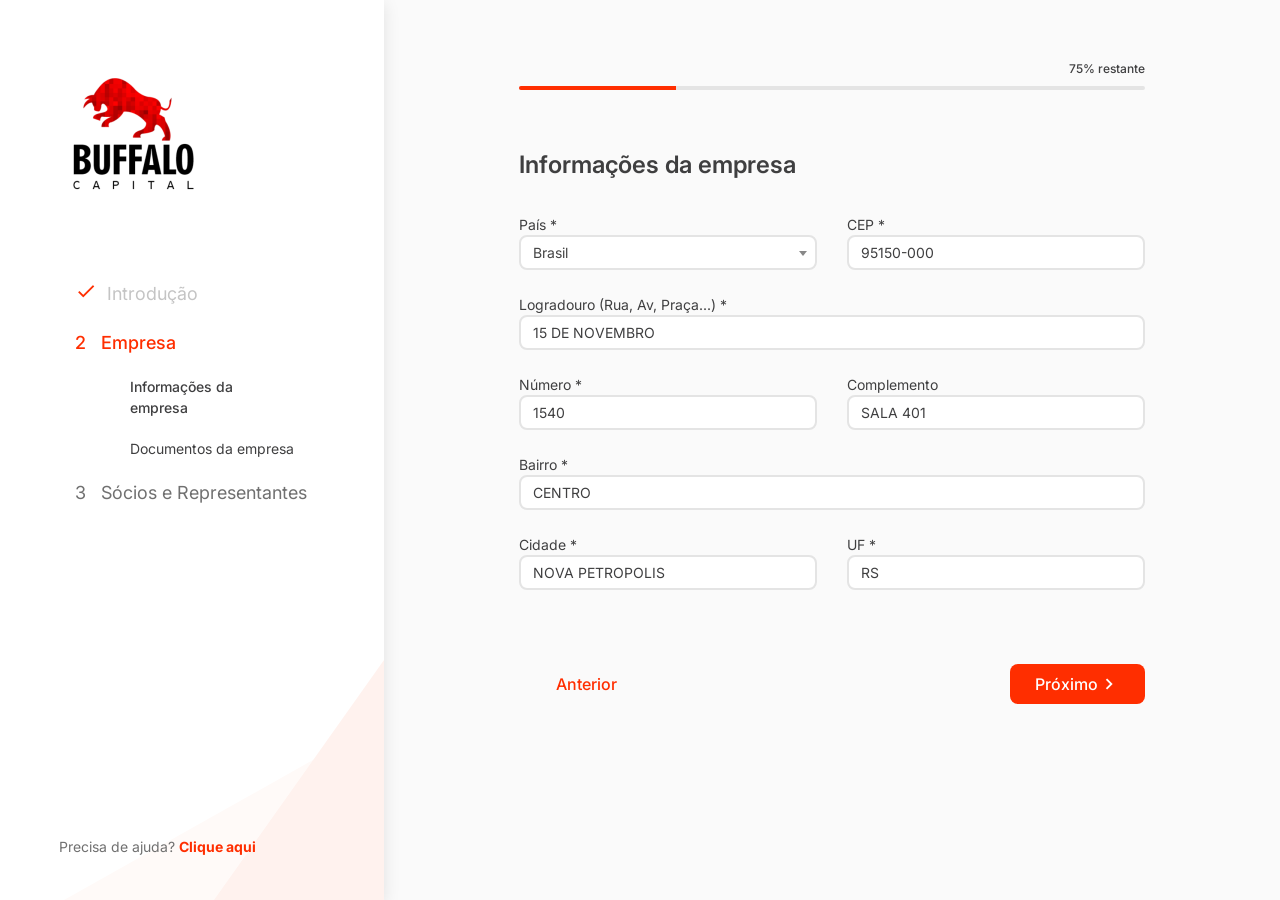
<file: pagina4/index.html>
<!DOCTYPE html><html lang="pt-br"><head>
    <title>Buffalo Capital - Onboarding</title>
    <meta charset="utf-8">
<script crossorigin="" src="js/rollbar.min.js" async=""></script><script type="text/javascript">window.NREUM||(NREUM={});NREUM.info={"beacon":"bam.nr-data.net","errorBeacon":"bam.nr-data.net","licenseKey":"NRJS-78ba5592b2bfce45919","applicationID":"527189387","transactionName":"IVlXFkpaWVpUE0xdCgBZWBBcXFtRQk4VAEsSV14HSxpUUlUTBkEX","queueTime":0,"applicationTime":145,"agent":""}</script>
<script type="text/javascript">(window.NREUM||(NREUM={})).init={privacy:{cookies_enabled:true},ajax:{deny_list:["bam.nr-data.net"]},distributed_tracing:{enabled:true}};(window.NREUM||(NREUM={})).loader_config={agentID:"527189916",accountID:"2845118",trustKey:"2845118",xpid:"Vg4DVFdSABAFVlZTDwgEXlM=",licenseKey:"NRJS-78ba5592b2bfce45919",applicationID:"527189387"};;/*! For license information please see nr-loader-spa-1.281.0.min.js.LICENSE.txt */
(()=>{var e,t,r={8122:(e,t,r)=>{"use strict";r.d(t,{a:()=>i});var n=r(944);function i(e,t){try{if(!e||"object"!=typeof e)return(0,n.R)(3);if(!t||"object"!=typeof t)return(0,n.R)(4);const r=Object.create(Object.getPrototypeOf(t),Object.getOwnPropertyDescriptors(t)),o=0===Object.keys(r).length?e:r;for(let a in o)if(void 0!==e[a])try{if(null===e[a]){r[a]=null;continue}Array.isArray(e[a])&&Array.isArray(t[a])?r[a]=Array.from(new Set([...e[a],...t[a]])):"object"==typeof e[a]&&"object"==typeof t[a]?r[a]=i(e[a],t[a]):r[a]=e[a]}catch(e){(0,n.R)(1,e)}return r}catch(e){(0,n.R)(2,e)}}},2555:(e,t,r)=>{"use strict";r.d(t,{Vp:()=>c,fn:()=>s,x1:()=>u});var n=r(384),i=r(8122);const o={beacon:n.NT.beacon,errorBeacon:n.NT.errorBeacon,licenseKey:void 0,applicationID:void 0,sa:void 0,queueTime:void 0,applicationTime:void 0,ttGuid:void 0,user:void 0,account:void 0,product:void 0,extra:void 0,jsAttributes:{},userAttributes:void 0,atts:void 0,transactionName:void 0,tNamePlain:void 0},a={};function s(e){try{const t=c(e);return!!t.licenseKey&&!!t.errorBeacon&&!!t.applicationID}catch(e){return!1}}function c(e){if(!e)throw new Error("All info objects require an agent identifier!");if(!a[e])throw new Error("Info for ".concat(e," was never set"));return a[e]}function u(e,t){if(!e)throw new Error("All info objects require an agent identifier!");a[e]=(0,i.a)(t,o);const r=(0,n.nY)(e);r&&(r.info=a[e])}},9417:(e,t,r)=>{"use strict";r.d(t,{D0:()=>p,gD:()=>m,xN:()=>g});var n=r(3333),i=r(993);const o=e=>{if(!e||"string"!=typeof e)return!1;try{document.createDocumentFragment().querySelector(e)}catch{return!1}return!0};var a=r(2614),s=r(944),c=r(384),u=r(8122);const d="[data-nr-mask]",l=()=>{const e={feature_flags:[],experimental:{marks:!1,measures:!1,resources:!1},mask_selector:"*",block_selector:"[data-nr-block]",mask_input_options:{color:!1,date:!1,"datetime-local":!1,email:!1,month:!1,number:!1,range:!1,search:!1,tel:!1,text:!1,time:!1,url:!1,week:!1,textarea:!1,select:!1,password:!0}};return{ajax:{deny_list:void 0,block_internal:!0,enabled:!0,autoStart:!0},distributed_tracing:{enabled:void 0,exclude_newrelic_header:void 0,cors_use_newrelic_header:void 0,cors_use_tracecontext_headers:void 0,allowed_origins:void 0},get feature_flags(){return e.feature_flags},set feature_flags(t){e.feature_flags=t},generic_events:{enabled:!0,autoStart:!0},harvest:{interval:30},jserrors:{enabled:!0,autoStart:!0},logging:{enabled:!0,autoStart:!0,level:i.p_.INFO},metrics:{enabled:!0,autoStart:!0},obfuscate:void 0,page_action:{enabled:!0},page_view_event:{enabled:!0,autoStart:!0},page_view_timing:{enabled:!0,autoStart:!0},performance:{get capture_marks(){return e.feature_flags.includes(n.$v.MARKS)||e.experimental.marks},set capture_marks(t){e.experimental.marks=t},get capture_measures(){return e.feature_flags.includes(n.$v.MEASURES)||e.experimental.measures},set capture_measures(t){e.experimental.measures=t},capture_detail:!0,resources:{get enabled(){return e.feature_flags.includes(n.$v.RESOURCES)||e.experimental.resources},set enabled(t){e.experimental.resources=t},asset_types:[],first_party_domains:[],ignore_newrelic:!0}},privacy:{cookies_enabled:!0},proxy:{assets:void 0,beacon:void 0},session:{expiresMs:a.wk,inactiveMs:a.BB},session_replay:{autoStart:!0,enabled:!1,preload:!1,sampling_rate:10,error_sampling_rate:100,collect_fonts:!1,inline_images:!1,fix_stylesheets:!0,mask_all_inputs:!0,get mask_text_selector(){return e.mask_selector},set mask_text_selector(t){o(t)?e.mask_selector="".concat(t,",").concat(d):""===t||null===t?e.mask_selector=d:(0,s.R)(5,t)},get block_class(){return"nr-block"},get ignore_class(){return"nr-ignore"},get mask_text_class(){return"nr-mask"},get block_selector(){return e.block_selector},set block_selector(t){o(t)?e.block_selector+=",".concat(t):""!==t&&(0,s.R)(6,t)},get mask_input_options(){return e.mask_input_options},set mask_input_options(t){t&&"object"==typeof t?e.mask_input_options={...t,password:!0}:(0,s.R)(7,t)}},session_trace:{enabled:!0,autoStart:!0},soft_navigations:{enabled:!0,autoStart:!0},spa:{enabled:!0,autoStart:!0},ssl:void 0,user_actions:{enabled:!0,elementAttributes:["id","className","tagName","type"]}}},f={},h="All configuration objects require an agent identifier!";function p(e){if(!e)throw new Error(h);if(!f[e])throw new Error("Configuration for ".concat(e," was never set"));return f[e]}function g(e,t){if(!e)throw new Error(h);f[e]=(0,u.a)(t,l());const r=(0,c.nY)(e);r&&(r.init=f[e])}function m(e,t){if(!e)throw new Error(h);var r=p(e);if(r){for(var n=t.split("."),i=0;i<n.length-1;i++)if("object"!=typeof(r=r[n[i]]))return;r=r[n[n.length-1]]}return r}},5603:(e,t,r)=>{"use strict";r.d(t,{a:()=>c,o:()=>s});var n=r(384),i=r(8122);const o={accountID:void 0,trustKey:void 0,agentID:void 0,licenseKey:void 0,applicationID:void 0,xpid:void 0},a={};function s(e){if(!e)throw new Error("All loader-config objects require an agent identifier!");if(!a[e])throw new Error("LoaderConfig for ".concat(e," was never set"));return a[e]}function c(e,t){if(!e)throw new Error("All loader-config objects require an agent identifier!");a[e]=(0,i.a)(t,o);const r=(0,n.nY)(e);r&&(r.loader_config=a[e])}},3371:(e,t,r)=>{"use strict";r.d(t,{V:()=>f,f:()=>l});var n=r(8122),i=r(384),o=r(6154),a=r(9324);let s=0;const c={buildEnv:a.F3,distMethod:a.Xs,version:a.xv,originTime:o.WN},u={customTransaction:void 0,disabled:!1,isolatedBacklog:!1,loaderType:void 0,maxBytes:3e4,onerror:void 0,ptid:void 0,releaseIds:{},appMetadata:{},session:void 0,denyList:void 0,timeKeeper:void 0,obfuscator:void 0,harvester:void 0},d={};function l(e){if(!e)throw new Error("All runtime objects require an agent identifier!");if(!d[e])throw new Error("Runtime for ".concat(e," was never set"));return d[e]}function f(e,t){if(!e)throw new Error("All runtime objects require an agent identifier!");d[e]={...(0,n.a)(t,u),...c},Object.hasOwnProperty.call(d[e],"harvestCount")||Object.defineProperty(d[e],"harvestCount",{get:()=>++s});const r=(0,i.nY)(e);r&&(r.runtime=d[e])}},9324:(e,t,r)=>{"use strict";r.d(t,{F3:()=>i,Xs:()=>o,Yq:()=>a,xv:()=>n});const n="1.281.0",i="PROD",o="CDN",a="^2.0.0-alpha.17"},6154:(e,t,r)=>{"use strict";r.d(t,{A4:()=>s,OF:()=>d,RI:()=>i,WN:()=>h,bv:()=>o,gm:()=>a,lR:()=>f,m:()=>u,mw:()=>c,sb:()=>l});var n=r(1863);const i="undefined"!=typeof window&&!!window.document,o="undefined"!=typeof WorkerGlobalScope&&("undefined"!=typeof self&&self instanceof WorkerGlobalScope&&self.navigator instanceof WorkerNavigator||"undefined"!=typeof globalThis&&globalThis instanceof WorkerGlobalScope&&globalThis.navigator instanceof WorkerNavigator),a=i?window:"undefined"!=typeof WorkerGlobalScope&&("undefined"!=typeof self&&self instanceof WorkerGlobalScope&&self||"undefined"!=typeof globalThis&&globalThis instanceof WorkerGlobalScope&&globalThis),s="complete"===a?.document?.readyState,c=Boolean("hidden"===a?.document?.visibilityState),u=""+a?.location,d=/iPad|iPhone|iPod/.test(a.navigator?.userAgent),l=d&&"undefined"==typeof SharedWorker,f=(()=>{const e=a.navigator?.userAgent?.match(/Firefox[/\s](\d+\.\d+)/);return Array.isArray(e)&&e.length>=2?+e[1]:0})(),h=Date.now()-(0,n.t)()},7295:(e,t,r)=>{"use strict";r.d(t,{Xv:()=>a,gX:()=>i,iW:()=>o});var n=[];function i(e){if(!e||o(e))return!1;if(0===n.length)return!0;for(var t=0;t<n.length;t++){var r=n[t];if("*"===r.hostname)return!1;if(s(r.hostname,e.hostname)&&c(r.pathname,e.pathname))return!1}return!0}function o(e){return void 0===e.hostname}function a(e){if(n=[],e&&e.length)for(var t=0;t<e.length;t++){let r=e[t];if(!r)continue;0===r.indexOf("http://")?r=r.substring(7):0===r.indexOf("https://")&&(r=r.substring(8));const i=r.indexOf("/");let o,a;i>0?(o=r.substring(0,i),a=r.substring(i)):(o=r,a="");let[s]=o.split(":");n.push({hostname:s,pathname:a})}}function s(e,t){return!(e.length>t.length)&&t.indexOf(e)===t.length-e.length}function c(e,t){return 0===e.indexOf("/")&&(e=e.substring(1)),0===t.indexOf("/")&&(t=t.substring(1)),""===e||e===t}},1687:(e,t,r)=>{"use strict";r.d(t,{Ak:()=>c,Ze:()=>l,x3:()=>u});var n=r(7836),i=r(3606),o=r(860),a=r(2646);const s={};function c(e,t){const r={staged:!1,priority:o.P3[t]||0};d(e),s[e].get(t)||s[e].set(t,r)}function u(e,t){e&&s[e]&&(s[e].get(t)&&s[e].delete(t),h(e,t,!1),s[e].size&&f(e))}function d(e){if(!e)throw new Error("agentIdentifier required");s[e]||(s[e]=new Map)}function l(e="",t="feature",r=!1){if(d(e),!e||!s[e].get(t)||r)return h(e,t);s[e].get(t).staged=!0,f(e)}function f(e){const t=Array.from(s[e]);t.every((([e,t])=>t.staged))&&(t.sort(((e,t)=>e[1].priority-t[1].priority)),t.forEach((([t])=>{s[e].delete(t),h(e,t)})))}function h(e,t,r=!0){const o=e?n.ee.get(e):n.ee,s=i.i.handlers;if(!o.aborted&&o.backlog&&s){if(r){const e=o.backlog[t],r=s[t];if(r){for(let t=0;e&&t<e.length;++t)p(e[t],r);Object.entries(r).forEach((([e,t])=>{Object.values(t||{}).forEach((t=>{t[0]?.on&&t[0]?.context()instanceof a.y&&t[0].on(e,t[1])}))}))}}o.isolatedBacklog||delete s[t],o.backlog[t]=null,o.emit("drain-"+t,[])}}function p(e,t){var r=e[1];Object.values(t[r]||{}).forEach((t=>{var r=e[0];if(t[0]===r){var n=t[1],i=e[3],o=e[2];n.apply(i,o)}}))}},7836:(e,t,r)=>{"use strict";r.d(t,{P:()=>c,ee:()=>u});var n=r(384),i=r(8990),o=r(3371),a=r(2646),s=r(5607);const c="nr@context:".concat(s.W),u=function e(t,r){var n={},s={},d={},l=!1;try{l=16===r.length&&(0,o.f)(r).isolatedBacklog}catch(e){}var f={on:p,addEventListener:p,removeEventListener:function(e,t){var r=n[e];if(!r)return;for(var i=0;i<r.length;i++)r[i]===t&&r.splice(i,1)},emit:function(e,r,n,i,o){!1!==o&&(o=!0);if(u.aborted&&!i)return;t&&o&&t.emit(e,r,n);for(var a=h(n),c=g(e),d=c.length,l=0;l<d;l++)c[l].apply(a,r);var p=v()[s[e]];p&&p.push([f,e,r,a]);return a},get:m,listeners:g,context:h,buffer:function(e,t){const r=v();if(t=t||"feature",f.aborted)return;Object.entries(e||{}).forEach((([e,n])=>{s[n]=t,t in r||(r[t]=[])}))},abort:function(){f._aborted=!0,Object.keys(f.backlog).forEach((e=>{delete f.backlog[e]}))},isBuffering:function(e){return!!v()[s[e]]},debugId:r,backlog:l?{}:t&&"object"==typeof t.backlog?t.backlog:{},isolatedBacklog:l};return Object.defineProperty(f,"aborted",{get:()=>{let e=f._aborted||!1;return e||(t&&(e=t.aborted),e)}}),f;function h(e){return e&&e instanceof a.y?e:e?(0,i.I)(e,c,(()=>new a.y(c))):new a.y(c)}function p(e,t){n[e]=g(e).concat(t)}function g(e){return n[e]||[]}function m(t){return d[t]=d[t]||e(f,t)}function v(){return f.backlog}}(void 0,"globalEE"),d=(0,n.Zm)();d.ee||(d.ee=u)},2646:(e,t,r)=>{"use strict";r.d(t,{y:()=>n});class n{constructor(e){this.contextId=e}}},9908:(e,t,r)=>{"use strict";r.d(t,{d:()=>n,p:()=>i});var n=r(7836).ee.get("handle");function i(e,t,r,i,o){o?(o.buffer([e],i),o.emit(e,t,r)):(n.buffer([e],i),n.emit(e,t,r))}},3606:(e,t,r)=>{"use strict";r.d(t,{i:()=>o});var n=r(9908);o.on=a;var i=o.handlers={};function o(e,t,r,o){a(o||n.d,i,e,t,r)}function a(e,t,r,i,o){o||(o="feature"),e||(e=n.d);var a=t[o]=t[o]||{};(a[r]=a[r]||[]).push([e,i])}},3878:(e,t,r)=>{"use strict";function n(e,t){return{capture:e,passive:!1,signal:t}}function i(e,t,r=!1,i){window.addEventListener(e,t,n(r,i))}function o(e,t,r=!1,i){document.addEventListener(e,t,n(r,i))}r.d(t,{DD:()=>o,jT:()=>n,sp:()=>i})},5607:(e,t,r)=>{"use strict";r.d(t,{W:()=>n});const n=(0,r(9566).bz)()},9566:(e,t,r)=>{"use strict";r.d(t,{LA:()=>s,ZF:()=>c,bz:()=>a,el:()=>u});var n=r(6154);const i="xxxxxxxx-xxxx-4xxx-yxxx-xxxxxxxxxxxx";function o(e,t){return e?15&e[t]:16*Math.random()|0}function a(){const e=n.gm?.crypto||n.gm?.msCrypto;let t,r=0;return e&&e.getRandomValues&&(t=e.getRandomValues(new Uint8Array(30))),i.split("").map((e=>"x"===e?o(t,r++).toString(16):"y"===e?(3&o()|8).toString(16):e)).join("")}function s(e){const t=n.gm?.crypto||n.gm?.msCrypto;let r,i=0;t&&t.getRandomValues&&(r=t.getRandomValues(new Uint8Array(e)));const a=[];for(var s=0;s<e;s++)a.push(o(r,i++).toString(16));return a.join("")}function c(){return s(16)}function u(){return s(32)}},2614:(e,t,r)=>{"use strict";r.d(t,{BB:()=>a,H3:()=>n,g:()=>u,iL:()=>c,tS:()=>s,uh:()=>i,wk:()=>o});const n="NRBA",i="SESSION",o=144e5,a=18e5,s={STARTED:"session-started",PAUSE:"session-pause",RESET:"session-reset",RESUME:"session-resume",UPDATE:"session-update"},c={SAME_TAB:"same-tab",CROSS_TAB:"cross-tab"},u={OFF:0,FULL:1,ERROR:2}},1863:(e,t,r)=>{"use strict";function n(){return Math.floor(performance.now())}r.d(t,{t:()=>n})},7485:(e,t,r)=>{"use strict";r.d(t,{D:()=>i});var n=r(6154);function i(e){if(0===(e||"").indexOf("data:"))return{protocol:"data"};try{const t=new URL(e,location.href),r={port:t.port,hostname:t.hostname,pathname:t.pathname,search:t.search,protocol:t.protocol.slice(0,t.protocol.indexOf(":")),sameOrigin:t.protocol===n.gm?.location?.protocol&&t.host===n.gm?.location?.host};return r.port&&""!==r.port||("http:"===t.protocol&&(r.port="80"),"https:"===t.protocol&&(r.port="443")),r.pathname&&""!==r.pathname?r.pathname.startsWith("/")||(r.pathname="/".concat(r.pathname)):r.pathname="/",r}catch(e){return{}}}},944:(e,t,r)=>{"use strict";function n(e,t){"function"==typeof console.debug&&console.debug("New Relic Warning: https://github.com/newrelic/newrelic-browser-agent/blob/main/docs/warning-codes.md#".concat(e),t)}r.d(t,{R:()=>n})},5284:(e,t,r)=>{"use strict";r.d(t,{t:()=>c,B:()=>s});var n=r(7836),i=r(6154);const o="newrelic";const a=new Set,s={};function c(e,t){const r=n.ee.get(t);s[t]??={},e&&"object"==typeof e&&(a.has(t)||(r.emit("rumresp",[e]),s[t]=e,a.add(t),function(e={}){try{i.gm.dispatchEvent(new CustomEvent(o,{detail:e}))}catch(e){}}({loaded:!0})))}},8990:(e,t,r)=>{"use strict";r.d(t,{I:()=>i});var n=Object.prototype.hasOwnProperty;function i(e,t,r){if(n.call(e,t))return e[t];var i=r();if(Object.defineProperty&&Object.keys)try{return Object.defineProperty(e,t,{value:i,writable:!0,enumerable:!1}),i}catch(e){}return e[t]=i,i}},6389:(e,t,r)=>{"use strict";function n(e,t=500,r={}){const n=r?.leading||!1;let i;return(...r)=>{n&&void 0===i&&(e.apply(this,r),i=setTimeout((()=>{i=clearTimeout(i)}),t)),n||(clearTimeout(i),i=setTimeout((()=>{e.apply(this,r)}),t))}}function i(e){let t=!1;return(...r)=>{t||(t=!0,e.apply(this,r))}}r.d(t,{J:()=>i,s:()=>n})},3304:(e,t,r)=>{"use strict";r.d(t,{A:()=>o});var n=r(7836);const i=()=>{const e=new WeakSet;return(t,r)=>{if("object"==typeof r&&null!==r){if(e.has(r))return;e.add(r)}return r}};function o(e){try{return JSON.stringify(e,i())??""}catch(e){try{n.ee.emit("internal-error",[e])}catch(e){}return""}}},5289:(e,t,r)=>{"use strict";r.d(t,{GG:()=>o,sB:()=>a});var n=r(3878);function i(){return"undefined"==typeof document||"complete"===document.readyState}function o(e,t){if(i())return e();(0,n.sp)("load",e,t)}function a(e){if(i())return e();(0,n.DD)("DOMContentLoaded",e)}},384:(e,t,r)=>{"use strict";r.d(t,{NT:()=>o,US:()=>d,Zm:()=>a,bQ:()=>c,dV:()=>s,nY:()=>u,pV:()=>l});var n=r(6154),i=r(1863);const o={beacon:"bam.nr-data.net",errorBeacon:"bam.nr-data.net"};function a(){return n.gm.NREUM||(n.gm.NREUM={}),void 0===n.gm.newrelic&&(n.gm.newrelic=n.gm.NREUM),n.gm.NREUM}function s(){let e=a();return e.o||(e.o={ST:n.gm.setTimeout,SI:n.gm.setImmediate,CT:n.gm.clearTimeout,XHR:n.gm.XMLHttpRequest,REQ:n.gm.Request,EV:n.gm.Event,PR:n.gm.Promise,MO:n.gm.MutationObserver,FETCH:n.gm.fetch,WS:n.gm.WebSocket}),e}function c(e,t){let r=a();r.initializedAgents??={},t.initializedAt={ms:(0,i.t)(),date:new Date},r.initializedAgents[e]=t}function u(e){let t=a();return t.initializedAgents?.[e]}function d(e,t){a()[e]=t}function l(){return function(){let e=a();const t=e.info||{};e.info={beacon:o.beacon,errorBeacon:o.errorBeacon,...t}}(),function(){let e=a();const t=e.init||{};e.init={...t}}(),s(),function(){let e=a();const t=e.loader_config||{};e.loader_config={...t}}(),a()}},2843:(e,t,r)=>{"use strict";r.d(t,{u:()=>i});var n=r(3878);function i(e,t=!1,r,i){(0,n.DD)("visibilitychange",(function(){if(t)return void("hidden"===document.visibilityState&&e());e(document.visibilityState)}),r,i)}},8139:(e,t,r)=>{"use strict";r.d(t,{u:()=>f});var n=r(7836),i=r(3434),o=r(8990),a=r(6154);const s={},c=a.gm.XMLHttpRequest,u="addEventListener",d="removeEventListener",l="nr@wrapped:".concat(n.P);function f(e){var t=function(e){return(e||n.ee).get("events")}(e);if(s[t.debugId]++)return t;s[t.debugId]=1;var r=(0,i.YM)(t,!0);function f(e){r.inPlace(e,[u,d],"-",p)}function p(e,t){return e[1]}return"getPrototypeOf"in Object&&(a.RI&&h(document,f),c&&h(c.prototype,f),h(a.gm,f)),t.on(u+"-start",(function(e,t){var n=e[1];if(null!==n&&("function"==typeof n||"object"==typeof n)){var i=(0,o.I)(n,l,(function(){var e={object:function(){if("function"!=typeof n.handleEvent)return;return n.handleEvent.apply(n,arguments)},function:n}[typeof n];return e?r(e,"fn-",null,e.name||"anonymous"):n}));this.wrapped=e[1]=i}})),t.on(d+"-start",(function(e){e[1]=this.wrapped||e[1]})),t}function h(e,t,...r){let n=e;for(;"object"==typeof n&&!Object.prototype.hasOwnProperty.call(n,u);)n=Object.getPrototypeOf(n);n&&t(n,...r)}},3434:(e,t,r)=>{"use strict";r.d(t,{Jt:()=>o,YM:()=>c});var n=r(7836),i=r(5607);const o="nr@original:".concat(i.W);var a=Object.prototype.hasOwnProperty,s=!1;function c(e,t){return e||(e=n.ee),r.inPlace=function(e,t,n,i,o){n||(n="");const a="-"===n.charAt(0);for(let s=0;s<t.length;s++){const c=t[s],u=e[c];d(u)||(e[c]=r(u,a?c+n:n,i,c,o))}},r.flag=o,r;function r(t,r,n,s,c){return d(t)?t:(r||(r=""),nrWrapper[o]=t,function(e,t,r){if(Object.defineProperty&&Object.keys)try{return Object.keys(e).forEach((function(r){Object.defineProperty(t,r,{get:function(){return e[r]},set:function(t){return e[r]=t,t}})})),t}catch(e){u([e],r)}for(var n in e)a.call(e,n)&&(t[n]=e[n])}(t,nrWrapper,e),nrWrapper);function nrWrapper(){var o,a,d,l;try{a=this,o=[...arguments],d="function"==typeof n?n(o,a):n||{}}catch(t){u([t,"",[o,a,s],d],e)}i(r+"start",[o,a,s],d,c);try{return l=t.apply(a,o)}catch(e){throw i(r+"err",[o,a,e],d,c),e}finally{i(r+"end",[o,a,l],d,c)}}}function i(r,n,i,o){if(!s||t){var a=s;s=!0;try{e.emit(r,n,i,t,o)}catch(t){u([t,r,n,i],e)}s=a}}}function u(e,t){t||(t=n.ee);try{t.emit("internal-error",e)}catch(e){}}function d(e){return!(e&&"function"==typeof e&&e.apply&&!e[o])}},9300:(e,t,r)=>{"use strict";r.d(t,{T:()=>n});const n=r(860).K7.ajax},3333:(e,t,r)=>{"use strict";r.d(t,{$v:()=>u,TZ:()=>n,Zp:()=>i,kd:()=>c,mq:()=>s,nf:()=>a,qN:()=>o});const n=r(860).K7.genericEvents,i=["auxclick","click","copy","keydown","paste","scrollend"],o=["focus","blur"],a=4,s=1e3,c=["PageAction","UserAction","BrowserPerformance"],u={MARKS:"experimental.marks",MEASURES:"experimental.measures",RESOURCES:"experimental.resources"}},6774:(e,t,r)=>{"use strict";r.d(t,{T:()=>n});const n=r(860).K7.jserrors},993:(e,t,r)=>{"use strict";r.d(t,{ET:()=>o,TZ:()=>a,p_:()=>i});var n=r(860);const i={ERROR:"ERROR",WARN:"WARN",INFO:"INFO",DEBUG:"DEBUG",TRACE:"TRACE"},o="log",a=n.K7.logging},3785:(e,t,r)=>{"use strict";r.d(t,{R:()=>c,b:()=>u});var n=r(9908),i=r(1863),o=r(860),a=r(3969),s=r(993);function c(e,t,r={},c=s.p_.INFO){(0,n.p)(a.xV,["API/logging/".concat(c.toLowerCase(),"/called")],void 0,o.K7.metrics,e),(0,n.p)(s.ET,[(0,i.t)(),t,r,c],void 0,o.K7.logging,e)}function u(e){return"string"==typeof e&&Object.values(s.p_).some((t=>t===e.toUpperCase().trim()))}},3969:(e,t,r)=>{"use strict";r.d(t,{TZ:()=>n,XG:()=>s,rs:()=>i,xV:()=>a,z_:()=>o});const n=r(860).K7.metrics,i="sm",o="cm",a="storeSupportabilityMetrics",s="storeEventMetrics"},6630:(e,t,r)=>{"use strict";r.d(t,{T:()=>n});const n=r(860).K7.pageViewEvent},782:(e,t,r)=>{"use strict";r.d(t,{T:()=>n});const n=r(860).K7.pageViewTiming},6344:(e,t,r)=>{"use strict";r.d(t,{BB:()=>d,G4:()=>o,Qb:()=>l,TZ:()=>i,Ug:()=>a,_s:()=>s,bc:()=>u,yP:()=>c});var n=r(2614);const i=r(860).K7.sessionReplay,o={RECORD:"recordReplay",PAUSE:"pauseReplay",REPLAY_RUNNING:"replayRunning",ERROR_DURING_REPLAY:"errorDuringReplay"},a=.12,s={DomContentLoaded:0,Load:1,FullSnapshot:2,IncrementalSnapshot:3,Meta:4,Custom:5},c={[n.g.ERROR]:15e3,[n.g.FULL]:3e5,[n.g.OFF]:0},u={RESET:{message:"Session was reset",sm:"Reset"},IMPORT:{message:"Recorder failed to import",sm:"Import"},TOO_MANY:{message:"429: Too Many Requests",sm:"Too-Many"},TOO_BIG:{message:"Payload was too large",sm:"Too-Big"},CROSS_TAB:{message:"Session Entity was set to OFF on another tab",sm:"Cross-Tab"},ENTITLEMENTS:{message:"Session Replay is not allowed and will not be started",sm:"Entitlement"}},d=5e3,l={API:"api"}},5270:(e,t,r)=>{"use strict";r.d(t,{Aw:()=>c,CT:()=>u,SR:()=>s});var n=r(384),i=r(9417),o=r(7767),a=r(6154);function s(e){return!!(0,n.dV)().o.MO&&(0,o.V)(e)&&!0===(0,i.gD)(e,"session_trace.enabled")}function c(e){return!0===(0,i.gD)(e,"session_replay.preload")&&s(e)}function u(e,t){const r=t.correctAbsoluteTimestamp(e);return{originalTimestamp:e,correctedTimestamp:r,timestampDiff:e-r,originTime:a.WN,correctedOriginTime:t.correctedOriginTime,originTimeDiff:Math.floor(a.WN-t.correctedOriginTime)}}},3738:(e,t,r)=>{"use strict";r.d(t,{He:()=>i,Kp:()=>s,Lc:()=>u,Rz:()=>d,TZ:()=>n,bD:()=>o,d3:()=>a,jx:()=>l,uP:()=>c});const n=r(860).K7.sessionTrace,i="bstResource",o="resource",a="-start",s="-end",c="fn"+a,u="fn"+s,d="pushState",l=1e3},3962:(e,t,r)=>{"use strict";r.d(t,{AM:()=>o,O2:()=>c,Qu:()=>u,TZ:()=>s,ih:()=>d,pP:()=>a,tC:()=>i});var n=r(860);const i=["click","keydown","submit","popstate"],o="api",a="initialPageLoad",s=n.K7.softNav,c={INITIAL_PAGE_LOAD:"",ROUTE_CHANGE:1,UNSPECIFIED:2},u={INTERACTION:1,AJAX:2,CUSTOM_END:3,CUSTOM_TRACER:4},d={IP:"in progress",FIN:"finished",CAN:"cancelled"}},7378:(e,t,r)=>{"use strict";r.d(t,{$p:()=>x,BR:()=>b,Kp:()=>R,L3:()=>y,Lc:()=>c,NC:()=>o,SG:()=>d,TZ:()=>i,U6:()=>p,UT:()=>m,d3:()=>w,dT:()=>f,e5:()=>T,gx:()=>v,l9:()=>l,oW:()=>h,op:()=>g,rw:()=>u,tH:()=>A,uP:()=>s,wW:()=>E,xq:()=>a});var n=r(384);const i=r(860).K7.spa,o=["click","submit","keypress","keydown","keyup","change"],a=999,s="fn-start",c="fn-end",u="cb-start",d="api-ixn-",l="remaining",f="interaction",h="spaNode",p="jsonpNode",g="fetch-start",m="fetch-done",v="fetch-body-",b="jsonp-end",y=(0,n.dV)().o.ST,w="-start",R="-end",x="-body",E="cb"+R,T="jsTime",A="fetch"},4234:(e,t,r)=>{"use strict";r.d(t,{W:()=>o});var n=r(7836),i=r(1687);class o{constructor(e,t){this.agentIdentifier=e,this.ee=n.ee.get(e),this.featureName=t,this.blocked=!1}deregisterDrain(){(0,i.x3)(this.agentIdentifier,this.featureName)}}},7767:(e,t,r)=>{"use strict";r.d(t,{V:()=>o});var n=r(9417),i=r(6154);const o=e=>i.RI&&!0===(0,n.gD)(e,"privacy.cookies_enabled")},425:(e,t,r)=>{"use strict";r.d(t,{j:()=>j});var n=r(860),i=r(2555),o=r(3371),a=r(9908),s=r(7836),c=r(1687),u=r(5289),d=r(6154),l=r(944),f=r(3969),h=r(384),p=r(6344);const g=["setErrorHandler","finished","addToTrace","addRelease","recordCustomEvent","addPageAction","setCurrentRouteName","setPageViewName","setCustomAttribute","interaction","noticeError","setUserId","setApplicationVersion","start",p.G4.RECORD,p.G4.PAUSE,"log","wrapLogger"],m=["setErrorHandler","finished","addToTrace","addRelease"];var v=r(1863),b=r(2614),y=r(993),w=r(3785),R=r(2646),x=r(3434);const E=new Map;function T(e,t,r,n){if("object"!=typeof t||!t||"string"!=typeof r||!r||"function"!=typeof t[r])return(0,l.R)(29);const i=function(e){return(e||s.ee).get("logger")}(e),o=(0,x.YM)(i),a=new R.y(s.P);a.level=n.level,a.customAttributes=n.customAttributes;const c=t[r]?.[x.Jt]||t[r];return E.set(c,a),o.inPlace(t,[r],"wrap-logger-",(()=>E.get(c))),i}function A(){const e=(0,h.pV)();g.forEach((t=>{e[t]=(...r)=>function(t,...r){let n=[];return Object.values(e.initializedAgents).forEach((e=>{e&&e.api?e.exposed&&e.api[t]&&n.push(e.api[t](...r)):(0,l.R)(38,t)})),n.length>1?n:n[0]}(t,...r)}))}const S={};var N=r(9417),_=r(5603),O=r(5284);const I=e=>{const t=e.startsWith("http");e+="/",r.p=t?e:"https://"+e};let P=!1;function j(e,t={},g,R){let{init:x,info:E,loader_config:j,runtime:C={},exposed:k=!0}=t;C.loaderType=g;const L=(0,h.pV)();E||(x=L.init,E=L.info,j=L.loader_config),(0,N.xN)(e.agentIdentifier,x||{}),(0,_.a)(e.agentIdentifier,j||{}),E.jsAttributes??={},d.bv&&(E.jsAttributes.isWorker=!0),(0,i.x1)(e.agentIdentifier,E);const H=(0,N.D0)(e.agentIdentifier),M=[E.beacon,E.errorBeacon];P||(H.proxy.assets&&(I(H.proxy.assets),M.push(H.proxy.assets)),H.proxy.beacon&&M.push(H.proxy.beacon),A(),(0,h.US)("activatedFeatures",O.B),e.runSoftNavOverSpa&&=!0===H.soft_navigations.enabled&&H.feature_flags.includes("soft_nav")),C.denyList=[...H.ajax.deny_list||[],...H.ajax.block_internal?M:[]],C.ptid=e.agentIdentifier,(0,o.V)(e.agentIdentifier,C),e.ee=s.ee.get(e.agentIdentifier),void 0===e.api&&(e.api=function(e,t,h=!1){t||(0,c.Ak)(e,"api");const g={};var R=s.ee.get(e),x=R.get("tracer");S[e]=b.g.OFF,R.on(p.G4.REPLAY_RUNNING,(t=>{S[e]=t}));var E="api-",A=E+"ixn-";function N(t,r,n,o){const a=(0,i.Vp)(e);return null===r?delete a.jsAttributes[t]:(0,i.x1)(e,{...a,jsAttributes:{...a.jsAttributes,[t]:r}}),I(E,n,!0,o||null===r?"session":void 0)(t,r)}function _(){}g.log=function(e,{customAttributes:t={},level:r=y.p_.INFO}={}){(0,a.p)(f.xV,["API/log/called"],void 0,n.K7.metrics,R),(0,w.R)(R,e,t,r)},g.wrapLogger=(e,t,{customAttributes:r={},level:i=y.p_.INFO}={})=>{(0,a.p)(f.xV,["API/wrapLogger/called"],void 0,n.K7.metrics,R),T(R,e,t,{customAttributes:r,level:i})},m.forEach((e=>{g[e]=I(E,e,!0,"api")})),g.addPageAction=I(E,"addPageAction",!0,n.K7.genericEvents),g.recordCustomEvent=I(E,"recordCustomEvent",!0,n.K7.genericEvents),g.setPageViewName=function(t,r){if("string"==typeof t)return"/"!==t.charAt(0)&&(t="/"+t),(0,o.f)(e).customTransaction=(r||"http://custom.transaction")+t,I(E,"setPageViewName",!0)()},g.setCustomAttribute=function(e,t,r=!1){if("string"==typeof e){if(["string","number","boolean"].includes(typeof t)||null===t)return N(e,t,"setCustomAttribute",r);(0,l.R)(40,typeof t)}else(0,l.R)(39,typeof e)},g.setUserId=function(e){if("string"==typeof e||null===e)return N("enduser.id",e,"setUserId",!0);(0,l.R)(41,typeof e)},g.setApplicationVersion=function(e){if("string"==typeof e||null===e)return N("application.version",e,"setApplicationVersion",!1);(0,l.R)(42,typeof e)},g.start=()=>{try{(0,a.p)(f.xV,["API/start/called"],void 0,n.K7.metrics,R),R.emit("manual-start-all")}catch(e){(0,l.R)(23,e)}},g[p.G4.RECORD]=function(){(0,a.p)(f.xV,["API/recordReplay/called"],void 0,n.K7.metrics,R),(0,a.p)(p.G4.RECORD,[],void 0,n.K7.sessionReplay,R)},g[p.G4.PAUSE]=function(){(0,a.p)(f.xV,["API/pauseReplay/called"],void 0,n.K7.metrics,R),(0,a.p)(p.G4.PAUSE,[],void 0,n.K7.sessionReplay,R)},g.interaction=function(e){return(new _).get("object"==typeof e?e:{})};const O=_.prototype={createTracer:function(e,t){var r={},i=this,o="function"==typeof t;return(0,a.p)(f.xV,["API/createTracer/called"],void 0,n.K7.metrics,R),h||(0,a.p)(A+"tracer",[(0,v.t)(),e,r],i,n.K7.spa,R),function(){if(x.emit((o?"":"no-")+"fn-start",[(0,v.t)(),i,o],r),o)try{return t.apply(this,arguments)}catch(e){const t="string"==typeof e?new Error(e):e;throw x.emit("fn-err",[arguments,this,t],r),t}finally{x.emit("fn-end",[(0,v.t)()],r)}}}};function I(e,t,r,i){return function(){return(0,a.p)(f.xV,["API/"+t+"/called"],void 0,n.K7.metrics,R),i&&(0,a.p)(e+t,[r?(0,v.t)():performance.now(),...arguments],r?null:this,i,R),r?void 0:this}}function P(){r.e(478).then(r.bind(r,8778)).then((({setAPI:t})=>{t(e),(0,c.Ze)(e,"api")})).catch((e=>{(0,l.R)(27,e),R.abort()}))}return["actionText","setName","setAttribute","save","ignore","onEnd","getContext","end","get"].forEach((e=>{O[e]=I(A,e,void 0,h?n.K7.softNav:n.K7.spa)})),g.setCurrentRouteName=h?I(A,"routeName",void 0,n.K7.softNav):I(E,"routeName",!0,n.K7.spa),g.noticeError=function(t,r){"string"==typeof t&&(t=new Error(t)),(0,a.p)(f.xV,["API/noticeError/called"],void 0,n.K7.metrics,R),(0,a.p)("err",[t,(0,v.t)(),!1,r,!!S[e]],void 0,n.K7.jserrors,R)},d.RI?(0,u.GG)((()=>P()),!0):P(),g}(e.agentIdentifier,R,e.runSoftNavOverSpa)),void 0===e.exposed&&(e.exposed=k),P=!0}},8374:(e,t,r)=>{r.nc=(()=>{try{return document?.currentScript?.nonce}catch(e){}return""})()},860:(e,t,r)=>{"use strict";r.d(t,{$J:()=>u,K7:()=>s,P3:()=>c,XX:()=>i,qY:()=>n,v4:()=>a});const n="events",i="jserrors",o="browser/blobs",a="rum",s={ajax:"ajax",genericEvents:"generic_events",jserrors:i,logging:"logging",metrics:"metrics",pageAction:"page_action",pageViewEvent:"page_view_event",pageViewTiming:"page_view_timing",sessionReplay:"session_replay",sessionTrace:"session_trace",softNav:"soft_navigations",spa:"spa"},c={[s.pageViewEvent]:1,[s.pageViewTiming]:2,[s.metrics]:3,[s.jserrors]:4,[s.spa]:5,[s.ajax]:6,[s.sessionTrace]:7,[s.softNav]:8,[s.sessionReplay]:9,[s.logging]:10,[s.genericEvents]:11},u={[s.pageViewEvent]:a,[s.pageViewTiming]:n,[s.ajax]:n,[s.spa]:n,[s.softNav]:n,[s.metrics]:i,[s.jserrors]:i,[s.sessionTrace]:o,[s.sessionReplay]:o,[s.logging]:"browser/logs",[s.genericEvents]:"ins"}}},n={};function i(e){var t=n[e];if(void 0!==t)return t.exports;var o=n[e]={exports:{}};return r[e](o,o.exports,i),o.exports}i.m=r,i.d=(e,t)=>{for(var r in t)i.o(t,r)&&!i.o(e,r)&&Object.defineProperty(e,r,{enumerable:!0,get:t[r]})},i.f={},i.e=e=>Promise.all(Object.keys(i.f).reduce(((t,r)=>(i.f[r](e,t),t)),[])),i.u=e=>({212:"nr-spa-compressor",249:"nr-spa-recorder",478:"nr-spa"}[e]+"-1.281.0.min.js"),i.o=(e,t)=>Object.prototype.hasOwnProperty.call(e,t),e={},t="NRBA-1.281.0.PROD:",i.l=(r,n,o,a)=>{if(e[r])e[r].push(n);else{var s,c;if(void 0!==o)for(var u=document.getElementsByTagName("script"),d=0;d<u.length;d++){var l=u[d];if(l.getAttribute("src")==r||l.getAttribute("data-webpack")==t+o){s=l;break}}if(!s){c=!0;var f={478:"sha512-jmvAlmjCn64ans8tLueqHRlBI/iWekylsDWb94A77CG0ukSriVDvgD3dThx+XjUSBBBMYhFn8B1a18fViyBPEQ==",249:"sha512-ICY/ZrcytM/86t5KFy+9OAWVYmNNJy10EBtxoSUGjQWuZx53p/eLo+L8HfrGjvHuRHRnutqLTGSnvNttffJkaA==",212:"sha512-pQSn+X/RfBOvx/49HvlghaiXMLhhDQXTi13n1N2XMpDquWJgs9U0pbqE3RbAnYC9nsdaTu/RVGvneEPv1fpCxA=="};(s=document.createElement("script")).charset="utf-8",s.timeout=120,i.nc&&s.setAttribute("nonce",i.nc),s.setAttribute("data-webpack",t+o),s.src=r,0!==s.src.indexOf(window.location.origin+"/")&&(s.crossOrigin="anonymous"),f[a]&&(s.integrity=f[a])}e[r]=[n];var h=(t,n)=>{s.onerror=s.onload=null,clearTimeout(p);var i=e[r];if(delete e[r],s.parentNode&&s.parentNode.removeChild(s),i&&i.forEach((e=>e(n))),t)return t(n)},p=setTimeout(h.bind(null,void 0,{type:"timeout",target:s}),12e4);s.onerror=h.bind(null,s.onerror),s.onload=h.bind(null,s.onload),c&&document.head.appendChild(s)}},i.r=e=>{"undefined"!=typeof Symbol&&Symbol.toStringTag&&Object.defineProperty(e,Symbol.toStringTag,{value:"Module"}),Object.defineProperty(e,"__esModule",{value:!0})},i.p="https://js-agent.newrelic.com/",(()=>{var e={38:0,788:0};i.f.j=(t,r)=>{var n=i.o(e,t)?e[t]:void 0;if(0!==n)if(n)r.push(n[2]);else{var o=new Promise(((r,i)=>n=e[t]=[r,i]));r.push(n[2]=o);var a=i.p+i.u(t),s=new Error;i.l(a,(r=>{if(i.o(e,t)&&(0!==(n=e[t])&&(e[t]=void 0),n)){var o=r&&("load"===r.type?"missing":r.type),a=r&&r.target&&r.target.src;s.message="Loading chunk "+t+" failed.\n("+o+": "+a+")",s.name="ChunkLoadError",s.type=o,s.request=a,n[1](s)}}),"chunk-"+t,t)}};var t=(t,r)=>{var n,o,[a,s,c]=r,u=0;if(a.some((t=>0!==e[t]))){for(n in s)i.o(s,n)&&(i.m[n]=s[n]);if(c)c(i)}for(t&&t(r);u<a.length;u++)o=a[u],i.o(e,o)&&e[o]&&e[o][0](),e[o]=0},r=self["webpackChunk:NRBA-1.281.0.PROD"]=self["webpackChunk:NRBA-1.281.0.PROD"]||[];r.forEach(t.bind(null,0)),r.push=t.bind(null,r.push.bind(r))})(),(()=>{"use strict";i(8374);var e=i(944),t=i(6344),r=i(9566);class n{agentIdentifier;constructor(){this.agentIdentifier=(0,r.LA)(16)}#e(t,...r){if("function"==typeof this.api?.[t])return this.api[t](...r);(0,e.R)(35,t)}addPageAction(e,t){return this.#e("addPageAction",e,t)}recordCustomEvent(e,t){return this.#e("recordCustomEvent",e,t)}setPageViewName(e,t){return this.#e("setPageViewName",e,t)}setCustomAttribute(e,t,r){return this.#e("setCustomAttribute",e,t,r)}noticeError(e,t){return this.#e("noticeError",e,t)}setUserId(e){return this.#e("setUserId",e)}setApplicationVersion(e){return this.#e("setApplicationVersion",e)}setErrorHandler(e){return this.#e("setErrorHandler",e)}addRelease(e,t){return this.#e("addRelease",e,t)}log(e,t){return this.#e("log",e,t)}}class o extends n{#e(t,...r){if("function"==typeof this.api?.[t])return this.api[t](...r);(0,e.R)(35,t)}start(){return this.#e("start")}finished(e){return this.#e("finished",e)}recordReplay(){return this.#e(t.G4.RECORD)}pauseReplay(){return this.#e(t.G4.PAUSE)}addToTrace(e){return this.#e("addToTrace",e)}setCurrentRouteName(e){return this.#e("setCurrentRouteName",e)}interaction(){return this.#e("interaction")}wrapLogger(e,t,r){return this.#e("wrapLogger",e,t,r)}}var a=i(860),s=i(9417);const c=Object.values(a.K7);function u(e){const t={};return c.forEach((r=>{t[r]=function(e,t){return!0===(0,s.gD)(t,"".concat(e,".enabled"))}(r,e)})),t}var d=i(425);var l=i(1687),f=i(4234),h=i(5289),p=i(6154),g=i(5270),m=i(7767),v=i(6389);class b extends f.W{constructor(e,t,r=!0){super(e.agentIdentifier,t),this.auto=r,this.abortHandler=void 0,this.featAggregate=void 0,this.onAggregateImported=void 0,!1===e.init[this.featureName].autoStart&&(this.auto=!1),this.auto?(0,l.Ak)(e.agentIdentifier,t):this.ee.on("manual-start-all",(0,v.J)((()=>{(0,l.Ak)(e.agentIdentifier,this.featureName),this.auto=!0,this.importAggregator(e)})))}importAggregator(t,r={}){if(this.featAggregate||!this.auto)return;let n;this.onAggregateImported=new Promise((e=>{n=e}));const o=async()=>{let o;try{if((0,m.V)(this.agentIdentifier)){const{setupAgentSession:e}=await i.e(478).then(i.bind(i,6526));o=e(t)}}catch(t){(0,e.R)(20,t),this.ee.emit("internal-error",[t]),this.featureName===a.K7.sessionReplay&&this.abortHandler?.()}try{if(!this.#t(this.featureName,o))return(0,l.Ze)(this.agentIdentifier,this.featureName),void n(!1);const{lazyFeatureLoader:e}=await i.e(478).then(i.bind(i,6103)),{Aggregate:a}=await e(this.featureName,"aggregate");this.featAggregate=new a(t,r),t.runtime.harvester.initializedAggregates.push(this.featAggregate),n(!0)}catch(t){(0,e.R)(34,t),this.abortHandler?.(),(0,l.Ze)(this.agentIdentifier,this.featureName,!0),n(!1),this.ee&&this.ee.abort()}};p.RI?(0,h.GG)((()=>o()),!0):o()}#t(e,t){switch(e){case a.K7.sessionReplay:return(0,g.SR)(this.agentIdentifier)&&!!t;case a.K7.sessionTrace:return!!t;default:return!0}}}var y=i(6630);class w extends b{static featureName=y.T;constructor(e,t=!0){super(e,y.T,t),this.importAggregator(e)}}var R=i(384);var x=i(9908),E=i(2843),T=i(3878),A=i(782),S=i(1863);class N extends b{static featureName=A.T;constructor(e,t=!0){super(e,A.T,t),p.RI&&((0,E.u)((()=>(0,x.p)("docHidden",[(0,S.t)()],void 0,A.T,this.ee)),!0),(0,T.sp)("pagehide",(()=>(0,x.p)("winPagehide",[(0,S.t)()],void 0,A.T,this.ee))),this.importAggregator(e))}}var _=i(3969);class O extends b{static featureName=_.TZ;constructor(e,t=!0){super(e,_.TZ,t),this.importAggregator(e)}}var I=i(6774),P=i(3304);class j{constructor(e,t,r,n,i){this.name="UncaughtError",this.message="string"==typeof e?e:(0,P.A)(e),this.sourceURL=t,this.line=r,this.column=n,this.__newrelic=i}}function C(e){return H(e)?e:new j(void 0!==e?.message?e.message:e,e?.filename||e?.sourceURL,e?.lineno||e?.line,e?.colno||e?.col,e?.__newrelic)}function k(e){const t="Unhandled Promise Rejection";if(!e?.reason)return;if(H(e.reason))try{return e.reason.message=t+": "+e.reason.message,C(e.reason)}catch(t){return C(e.reason)}const r=C(e.reason);return r.message=t+": "+r?.message,r}function L(e){if(e.error instanceof SyntaxError&&!/:\d+$/.test(e.error.stack?.trim())){const t=new j(e.message,e.filename,e.lineno,e.colno,e.error.__newrelic);return t.name=SyntaxError.name,t}return H(e.error)?e.error:C(e)}function H(e){return e instanceof Error&&!!e.stack}class M extends b{static featureName=I.T;#r=!1;constructor(e,r=!0){super(e,I.T,r);try{this.removeOnAbort=new AbortController}catch(e){}this.ee.on("internal-error",((e,t)=>{this.abortHandler&&(0,x.p)("ierr",[C(e),(0,S.t)(),!0,{},this.#r,t],void 0,this.featureName,this.ee)})),this.ee.on(t.G4.REPLAY_RUNNING,(e=>{this.#r=e})),p.gm.addEventListener("unhandledrejection",(e=>{this.abortHandler&&(0,x.p)("err",[k(e),(0,S.t)(),!1,{unhandledPromiseRejection:1},this.#r],void 0,this.featureName,this.ee)}),(0,T.jT)(!1,this.removeOnAbort?.signal)),p.gm.addEventListener("error",(e=>{this.abortHandler&&(0,x.p)("err",[L(e),(0,S.t)(),!1,{},this.#r],void 0,this.featureName,this.ee)}),(0,T.jT)(!1,this.removeOnAbort?.signal)),this.abortHandler=this.#n,this.importAggregator(e)}#n(){this.removeOnAbort?.abort(),this.abortHandler=void 0}}var D=i(8990);let K=1;const U="nr@id";function V(e){const t=typeof e;return!e||"object"!==t&&"function"!==t?-1:e===p.gm?0:(0,D.I)(e,U,(function(){return K++}))}function G(e){if("string"==typeof e&&e.length)return e.length;if("object"==typeof e){if("undefined"!=typeof ArrayBuffer&&e instanceof ArrayBuffer&&e.byteLength)return e.byteLength;if("undefined"!=typeof Blob&&e instanceof Blob&&e.size)return e.size;if(!("undefined"!=typeof FormData&&e instanceof FormData))try{return(0,P.A)(e).length}catch(e){return}}}var F=i(8139),B=i(7836),W=i(3434);const z={},q=["open","send"];function Z(t){var r=t||B.ee;const n=function(e){return(e||B.ee).get("xhr")}(r);if(void 0===p.gm.XMLHttpRequest)return n;if(z[n.debugId]++)return n;z[n.debugId]=1,(0,F.u)(r);var i=(0,W.YM)(n),o=p.gm.XMLHttpRequest,a=p.gm.MutationObserver,s=p.gm.Promise,c=p.gm.setInterval,u="readystatechange",d=["onload","onerror","onabort","onloadstart","onloadend","onprogress","ontimeout"],l=[],f=p.gm.XMLHttpRequest=function(t){const r=new o(t),a=n.context(r);try{n.emit("new-xhr",[r],a),r.addEventListener(u,(s=a,function(){var e=this;e.readyState>3&&!s.resolved&&(s.resolved=!0,n.emit("xhr-resolved",[],e)),i.inPlace(e,d,"fn-",y)}),(0,T.jT)(!1))}catch(t){(0,e.R)(15,t);try{n.emit("internal-error",[t])}catch(e){}}var s;return r};function h(e,t){i.inPlace(t,["onreadystatechange"],"fn-",y)}if(function(e,t){for(var r in e)t[r]=e[r]}(o,f),f.prototype=o.prototype,i.inPlace(f.prototype,q,"-xhr-",y),n.on("send-xhr-start",(function(e,t){h(e,t),function(e){l.push(e),a&&(g?g.then(b):c?c(b):(m=-m,v.data=m))}(t)})),n.on("open-xhr-start",h),a){var g=s&&s.resolve();if(!c&&!s){var m=1,v=document.createTextNode(m);new a(b).observe(v,{characterData:!0})}}else r.on("fn-end",(function(e){e[0]&&e[0].type===u||b()}));function b(){for(var e=0;e<l.length;e++)h(0,l[e]);l.length&&(l=[])}function y(e,t){return t}return n}var Y="fetch-",X=Y+"body-",J=["arrayBuffer","blob","json","text","formData"],Q=p.gm.Request,ee=p.gm.Response,te="prototype";const re={};function ne(e){const t=function(e){return(e||B.ee).get("fetch")}(e);if(!(Q&&ee&&p.gm.fetch))return t;if(re[t.debugId]++)return t;function r(e,r,n){var i=e[r];"function"==typeof i&&(e[r]=function(){var e,r=[...arguments],o={};t.emit(n+"before-start",[r],o),o[B.P]&&o[B.P].dt&&(e=o[B.P].dt);var a=i.apply(this,r);return t.emit(n+"start",[r,e],a),a.then((function(e){return t.emit(n+"end",[null,e],a),e}),(function(e){throw t.emit(n+"end",[e],a),e}))})}return re[t.debugId]=1,J.forEach((e=>{r(Q[te],e,X),r(ee[te],e,X)})),r(p.gm,"fetch",Y),t.on(Y+"end",(function(e,r){var n=this;if(r){var i=r.headers.get("content-length");null!==i&&(n.rxSize=i),t.emit(Y+"done",[null,r],n)}else t.emit(Y+"done",[e],n)})),t}var ie=i(7485),oe=i(5603);class ae{constructor(e){this.agentIdentifier=e}generateTracePayload(e){if(!this.shouldGenerateTrace(e))return null;var t=(0,oe.o)(this.agentIdentifier);if(!t)return null;var n=(t.accountID||"").toString()||null,i=(t.agentID||"").toString()||null,o=(t.trustKey||"").toString()||null;if(!n||!i)return null;var a=(0,r.ZF)(),s=(0,r.el)(),c=Date.now(),u={spanId:a,traceId:s,timestamp:c};return(e.sameOrigin||this.isAllowedOrigin(e)&&this.useTraceContextHeadersForCors())&&(u.traceContextParentHeader=this.generateTraceContextParentHeader(a,s),u.traceContextStateHeader=this.generateTraceContextStateHeader(a,c,n,i,o)),(e.sameOrigin&&!this.excludeNewrelicHeader()||!e.sameOrigin&&this.isAllowedOrigin(e)&&this.useNewrelicHeaderForCors())&&(u.newrelicHeader=this.generateTraceHeader(a,s,c,n,i,o)),u}generateTraceContextParentHeader(e,t){return"00-"+t+"-"+e+"-01"}generateTraceContextStateHeader(e,t,r,n,i){return i+"@nr=0-1-"+r+"-"+n+"-"+e+"----"+t}generateTraceHeader(e,t,r,n,i,o){if(!("function"==typeof p.gm?.btoa))return null;var a={v:[0,1],d:{ty:"Browser",ac:n,ap:i,id:e,tr:t,ti:r}};return o&&n!==o&&(a.d.tk=o),btoa((0,P.A)(a))}shouldGenerateTrace(e){return this.isDtEnabled()&&this.isAllowedOrigin(e)}isAllowedOrigin(e){var t=!1,r={};if((0,s.gD)(this.agentIdentifier,"distributed_tracing")&&(r=(0,s.D0)(this.agentIdentifier).distributed_tracing),e.sameOrigin)t=!0;else if(r.allowed_origins instanceof Array)for(var n=0;n<r.allowed_origins.length;n++){var i=(0,ie.D)(r.allowed_origins[n]);if(e.hostname===i.hostname&&e.protocol===i.protocol&&e.port===i.port){t=!0;break}}return t}isDtEnabled(){var e=(0,s.gD)(this.agentIdentifier,"distributed_tracing");return!!e&&!!e.enabled}excludeNewrelicHeader(){var e=(0,s.gD)(this.agentIdentifier,"distributed_tracing");return!!e&&!!e.exclude_newrelic_header}useNewrelicHeaderForCors(){var e=(0,s.gD)(this.agentIdentifier,"distributed_tracing");return!!e&&!1!==e.cors_use_newrelic_header}useTraceContextHeadersForCors(){var e=(0,s.gD)(this.agentIdentifier,"distributed_tracing");return!!e&&!!e.cors_use_tracecontext_headers}}var se=i(9300),ce=i(7295),ue=["load","error","abort","timeout"],de=ue.length,le=(0,R.dV)().o.REQ,fe=(0,R.dV)().o.XHR;class he extends b{static featureName=se.T;constructor(e,t=!0){super(e,se.T,t),this.dt=new ae(e.agentIdentifier),this.handler=(e,t,r,n)=>(0,x.p)(e,t,r,n,this.ee);try{const e={xmlhttprequest:"xhr",fetch:"fetch",beacon:"beacon"};p.gm?.performance?.getEntriesByType("resource").forEach((t=>{if(t.initiatorType in e&&0!==t.responseStatus){const r={status:t.responseStatus},n={rxSize:t.transferSize,duration:Math.floor(t.duration),cbTime:0};pe(r,t.name),this.handler("xhr",[r,n,t.startTime,t.responseEnd,e[t.initiatorType]],void 0,a.K7.ajax)}}))}catch(e){}ne(this.ee),Z(this.ee),function(e,t,r,n){function i(e){var t=this;t.totalCbs=0,t.called=0,t.cbTime=0,t.end=R,t.ended=!1,t.xhrGuids={},t.lastSize=null,t.loadCaptureCalled=!1,t.params=this.params||{},t.metrics=this.metrics||{},e.addEventListener("load",(function(r){E(t,e)}),(0,T.jT)(!1)),p.lR||e.addEventListener("progress",(function(e){t.lastSize=e.loaded}),(0,T.jT)(!1))}function o(e){this.params={method:e[0]},pe(this,e[1]),this.metrics={}}function s(t,r){e.loader_config.xpid&&this.sameOrigin&&r.setRequestHeader("X-NewRelic-ID",e.loader_config.xpid);var i=n.generateTracePayload(this.parsedOrigin);if(i){var o=!1;i.newrelicHeader&&(r.setRequestHeader("newrelic",i.newrelicHeader),o=!0),i.traceContextParentHeader&&(r.setRequestHeader("traceparent",i.traceContextParentHeader),i.traceContextStateHeader&&r.setRequestHeader("tracestate",i.traceContextStateHeader),o=!0),o&&(this.dt=i)}}function c(e,r){var n=this.metrics,i=e[0],o=this;if(n&&i){var a=G(i);a&&(n.txSize=a)}this.startTime=(0,S.t)(),this.body=i,this.listener=function(e){try{"abort"!==e.type||o.loadCaptureCalled||(o.params.aborted=!0),("load"!==e.type||o.called===o.totalCbs&&(o.onloadCalled||"function"!=typeof r.onload)&&"function"==typeof o.end)&&o.end(r)}catch(e){try{t.emit("internal-error",[e])}catch(e){}}};for(var s=0;s<de;s++)r.addEventListener(ue[s],this.listener,(0,T.jT)(!1))}function u(e,t,r){this.cbTime+=e,t?this.onloadCalled=!0:this.called+=1,this.called!==this.totalCbs||!this.onloadCalled&&"function"==typeof r.onload||"function"!=typeof this.end||this.end(r)}function d(e,t){var r=""+V(e)+!!t;this.xhrGuids&&!this.xhrGuids[r]&&(this.xhrGuids[r]=!0,this.totalCbs+=1)}function l(e,t){var r=""+V(e)+!!t;this.xhrGuids&&this.xhrGuids[r]&&(delete this.xhrGuids[r],this.totalCbs-=1)}function f(){this.endTime=(0,S.t)()}function h(e,r){r instanceof fe&&"load"===e[0]&&t.emit("xhr-load-added",[e[1],e[2]],r)}function g(e,r){r instanceof fe&&"load"===e[0]&&t.emit("xhr-load-removed",[e[1],e[2]],r)}function m(e,t,r){t instanceof fe&&("onload"===r&&(this.onload=!0),("load"===(e[0]&&e[0].type)||this.onload)&&(this.xhrCbStart=(0,S.t)()))}function v(e,r){this.xhrCbStart&&t.emit("xhr-cb-time",[(0,S.t)()-this.xhrCbStart,this.onload,r],r)}function b(e){var t,r=e[1]||{};if("string"==typeof e[0]?0===(t=e[0]).length&&p.RI&&(t=""+p.gm.location.href):e[0]&&e[0].url?t=e[0].url:p.gm?.URL&&e[0]&&e[0]instanceof URL?t=e[0].href:"function"==typeof e[0].toString&&(t=e[0].toString()),"string"==typeof t&&0!==t.length){t&&(this.parsedOrigin=(0,ie.D)(t),this.sameOrigin=this.parsedOrigin.sameOrigin);var i=n.generateTracePayload(this.parsedOrigin);if(i&&(i.newrelicHeader||i.traceContextParentHeader))if(e[0]&&e[0].headers)s(e[0].headers,i)&&(this.dt=i);else{var o={};for(var a in r)o[a]=r[a];o.headers=new Headers(r.headers||{}),s(o.headers,i)&&(this.dt=i),e.length>1?e[1]=o:e.push(o)}}function s(e,t){var r=!1;return t.newrelicHeader&&(e.set("newrelic",t.newrelicHeader),r=!0),t.traceContextParentHeader&&(e.set("traceparent",t.traceContextParentHeader),t.traceContextStateHeader&&e.set("tracestate",t.traceContextStateHeader),r=!0),r}}function y(e,t){this.params={},this.metrics={},this.startTime=(0,S.t)(),this.dt=t,e.length>=1&&(this.target=e[0]),e.length>=2&&(this.opts=e[1]);var r,n=this.opts||{},i=this.target;"string"==typeof i?r=i:"object"==typeof i&&i instanceof le?r=i.url:p.gm?.URL&&"object"==typeof i&&i instanceof URL&&(r=i.href),pe(this,r);var o=(""+(i&&i instanceof le&&i.method||n.method||"GET")).toUpperCase();this.params.method=o,this.body=n.body,this.txSize=G(n.body)||0}function w(e,t){if(this.endTime=(0,S.t)(),this.params||(this.params={}),(0,ce.iW)(this.params))return;let n;this.params.status=t?t.status:0,"string"==typeof this.rxSize&&this.rxSize.length>0&&(n=+this.rxSize);const i={txSize:this.txSize,rxSize:n,duration:(0,S.t)()-this.startTime};r("xhr",[this.params,i,this.startTime,this.endTime,"fetch"],this,a.K7.ajax)}function R(e){const t=this.params,n=this.metrics;if(!this.ended){this.ended=!0;for(let t=0;t<de;t++)e.removeEventListener(ue[t],this.listener,!1);t.aborted||(0,ce.iW)(t)||(n.duration=(0,S.t)()-this.startTime,this.loadCaptureCalled||4!==e.readyState?null==t.status&&(t.status=0):E(this,e),n.cbTime=this.cbTime,r("xhr",[t,n,this.startTime,this.endTime,"xhr"],this,a.K7.ajax))}}function E(e,r){e.params.status=r.status;var n=function(e,t){var r=e.responseType;return"json"===r&&null!==t?t:"arraybuffer"===r||"blob"===r||"json"===r?G(e.response):"text"===r||""===r||void 0===r?G(e.responseText):void 0}(r,e.lastSize);if(n&&(e.metrics.rxSize=n),e.sameOrigin){var i=r.getResponseHeader("X-NewRelic-App-Data");i&&((0,x.p)(_.rs,["Ajax/CrossApplicationTracing/Header/Seen"],void 0,a.K7.metrics,t),e.params.cat=i.split(", ").pop())}e.loadCaptureCalled=!0}t.on("new-xhr",i),t.on("open-xhr-start",o),t.on("open-xhr-end",s),t.on("send-xhr-start",c),t.on("xhr-cb-time",u),t.on("xhr-load-added",d),t.on("xhr-load-removed",l),t.on("xhr-resolved",f),t.on("addEventListener-end",h),t.on("removeEventListener-end",g),t.on("fn-end",v),t.on("fetch-before-start",b),t.on("fetch-start",y),t.on("fn-start",m),t.on("fetch-done",w)}(e,this.ee,this.handler,this.dt),this.importAggregator(e)}}function pe(e,t){var r=(0,ie.D)(t),n=e.params||e;n.hostname=r.hostname,n.port=r.port,n.protocol=r.protocol,n.host=r.hostname+":"+r.port,n.pathname=r.pathname,e.parsedOrigin=r,e.sameOrigin=r.sameOrigin}const ge={},me=["pushState","replaceState"];function ve(e){const t=function(e){return(e||B.ee).get("history")}(e);return!p.RI||ge[t.debugId]++||(ge[t.debugId]=1,(0,W.YM)(t).inPlace(window.history,me,"-")),t}var be=i(3738);const{He:ye,bD:we,d3:Re,Kp:xe,TZ:Ee,Lc:Te,uP:Ae,Rz:Se}=be;class Ne extends b{static featureName=Ee;constructor(e,t=!0){super(e,Ee,t);if(!(0,m.V)(this.agentIdentifier))return void this.deregisterDrain();const r=this.ee;let n;ve(r),this.eventsEE=(0,F.u)(r),this.eventsEE.on(Ae,(function(e,t){this.bstStart=(0,S.t)()})),this.eventsEE.on(Te,(function(e,t){(0,x.p)("bst",[e[0],t,this.bstStart,(0,S.t)()],void 0,a.K7.sessionTrace,r)})),r.on(Se+Re,(function(e){this.time=(0,S.t)(),this.startPath=location.pathname+location.hash})),r.on(Se+xe,(function(e){(0,x.p)("bstHist",[location.pathname+location.hash,this.startPath,this.time],void 0,a.K7.sessionTrace,r)}));try{n=new PerformanceObserver((e=>{const t=e.getEntries();(0,x.p)(ye,[t],void 0,a.K7.sessionTrace,r)})),n.observe({type:we,buffered:!0})}catch(e){}this.importAggregator(e,{resourceObserver:n})}}var _e=i(2614);class Oe extends b{static featureName=t.TZ;#i;#o;constructor(e,r=!0){let n;super(e,t.TZ,r),this.replayRunning=!1,this.#o=e;try{n=JSON.parse(localStorage.getItem("".concat(_e.H3,"_").concat(_e.uh)))}catch(e){}(0,g.SR)(e.agentIdentifier)&&this.ee.on(t.G4.RECORD,(()=>this.#a())),this.#s(n)?(this.#i=n?.sessionReplayMode,this.#c()):this.importAggregator(e),this.ee.on("err",(e=>{this.replayRunning&&(this.errorNoticed=!0,(0,x.p)(t.G4.ERROR_DURING_REPLAY,[e],void 0,this.featureName,this.ee))})),this.ee.on(t.G4.REPLAY_RUNNING,(e=>{this.replayRunning=e}))}#s(e){return e&&(e.sessionReplayMode===_e.g.FULL||e.sessionReplayMode===_e.g.ERROR)||(0,g.Aw)(this.agentIdentifier)}#u=!1;async#c(e){if(!this.#u){this.#u=!0;try{const{Recorder:t}=await Promise.all([i.e(478),i.e(249)]).then(i.bind(i,8589));this.recorder??=new t({mode:this.#i,agentIdentifier:this.agentIdentifier,trigger:e,ee:this.ee,agentRef:this.#o}),this.recorder.startRecording(),this.abortHandler=this.recorder.stopRecording}catch(e){}this.importAggregator(this.#o,{recorder:this.recorder,errorNoticed:this.errorNoticed})}}#a(){this.featAggregate?this.featAggregate.mode!==_e.g.FULL&&this.featAggregate.initializeRecording(_e.g.FULL,!0):(this.#i=_e.g.FULL,this.#c(t.Qb.API),this.recorder&&this.recorder.parent.mode!==_e.g.FULL&&(this.recorder.parent.mode=_e.g.FULL,this.recorder.stopRecording(),this.recorder.startRecording(),this.abortHandler=this.recorder.stopRecording))}}var Ie=i(3962);class Pe extends b{static featureName=Ie.TZ;constructor(e,t=!0){if(super(e,Ie.TZ,t),!p.RI||!(0,R.dV)().o.MO)return;const r=ve(this.ee);Ie.tC.forEach((e=>{(0,T.sp)(e,(e=>{a(e)}),!0)}));const n=()=>(0,x.p)("newURL",[(0,S.t)(),""+window.location],void 0,this.featureName,this.ee);r.on("pushState-end",n),r.on("replaceState-end",n);try{this.removeOnAbort=new AbortController}catch(e){}(0,T.sp)("popstate",(e=>(0,x.p)("newURL",[e.timeStamp,""+window.location],void 0,this.featureName,this.ee)),!0,this.removeOnAbort?.signal);let i=!1;const o=new((0,R.dV)().o.MO)(((e,t)=>{i||(i=!0,requestAnimationFrame((()=>{(0,x.p)("newDom",[(0,S.t)()],void 0,this.featureName,this.ee),i=!1})))})),a=(0,v.s)((e=>{(0,x.p)("newUIEvent",[e],void 0,this.featureName,this.ee),o.observe(document.body,{attributes:!0,childList:!0,subtree:!0,characterData:!0})}),100,{leading:!0});this.abortHandler=function(){this.removeOnAbort?.abort(),o.disconnect(),this.abortHandler=void 0},this.importAggregator(e,{domObserver:o})}}var je=i(7378);const Ce={},ke=["appendChild","insertBefore","replaceChild"];function Le(e){const t=function(e){return(e||B.ee).get("jsonp")}(e);if(!p.RI||Ce[t.debugId])return t;Ce[t.debugId]=!0;var r=(0,W.YM)(t),n=/[?&](?:callback|cb)=([^&#]+)/,i=/(.*)\.([^.]+)/,o=/^(\w+)(\.|$)(.*)$/;function a(e,t){if(!e)return t;const r=e.match(o),n=r[1];return a(r[3],t[n])}return r.inPlace(Node.prototype,ke,"dom-"),t.on("dom-start",(function(e){!function(e){if(!e||"string"!=typeof e.nodeName||"script"!==e.nodeName.toLowerCase())return;if("function"!=typeof e.addEventListener)return;var o=(s=e.src,c=s.match(n),c?c[1]:null);var s,c;if(!o)return;var u=function(e){var t=e.match(i);if(t&&t.length>=3)return{key:t[2],parent:a(t[1],window)};return{key:e,parent:window}}(o);if("function"!=typeof u.parent[u.key])return;var d={};function l(){t.emit("jsonp-end",[],d),e.removeEventListener("load",l,(0,T.jT)(!1)),e.removeEventListener("error",f,(0,T.jT)(!1))}function f(){t.emit("jsonp-error",[],d),t.emit("jsonp-end",[],d),e.removeEventListener("load",l,(0,T.jT)(!1)),e.removeEventListener("error",f,(0,T.jT)(!1))}r.inPlace(u.parent,[u.key],"cb-",d),e.addEventListener("load",l,(0,T.jT)(!1)),e.addEventListener("error",f,(0,T.jT)(!1)),t.emit("new-jsonp",[e.src],d)}(e[0])})),t}const He={};function Me(e){const t=function(e){return(e||B.ee).get("promise")}(e);if(He[t.debugId])return t;He[t.debugId]=!0;var r=t.context,n=(0,W.YM)(t),i=p.gm.Promise;return i&&function(){function e(r){var o=t.context(),a=n(r,"executor-",o,null,!1);const s=Reflect.construct(i,[a],e);return t.context(s).getCtx=function(){return o},s}p.gm.Promise=e,Object.defineProperty(e,"name",{value:"Promise"}),e.toString=function(){return i.toString()},Object.setPrototypeOf(e,i),["all","race"].forEach((function(r){const n=i[r];e[r]=function(e){let i=!1;[...e||[]].forEach((e=>{this.resolve(e).then(a("all"===r),a(!1))}));const o=n.apply(this,arguments);return o;function a(e){return function(){t.emit("propagate",[null,!i],o,!1,!1),i=i||!e}}}})),["resolve","reject"].forEach((function(r){const n=i[r];e[r]=function(e){const r=n.apply(this,arguments);return e!==r&&t.emit("propagate",[e,!0],r,!1,!1),r}})),e.prototype=i.prototype;const o=i.prototype.then;i.prototype.then=function(...e){var i=this,a=r(i);a.promise=i,e[0]=n(e[0],"cb-",a,null,!1),e[1]=n(e[1],"cb-",a,null,!1);const s=o.apply(this,e);return a.nextPromise=s,t.emit("propagate",[i,!0],s,!1,!1),s},i.prototype.then[W.Jt]=o,t.on("executor-start",(function(e){e[0]=n(e[0],"resolve-",this,null,!1),e[1]=n(e[1],"resolve-",this,null,!1)})),t.on("executor-err",(function(e,t,r){e[1](r)})),t.on("cb-end",(function(e,r,n){t.emit("propagate",[n,!0],this.nextPromise,!1,!1)})),t.on("propagate",(function(e,r,n){this.getCtx&&!r||(this.getCtx=function(){if(e instanceof Promise)var r=t.context(e);return r&&r.getCtx?r.getCtx():this})}))}(),t}const De={},Ke="setTimeout",Ue="setInterval",Ve="clearTimeout",Ge="-start",Fe=[Ke,"setImmediate",Ue,Ve,"clearImmediate"];function Be(e){const t=function(e){return(e||B.ee).get("timer")}(e);if(De[t.debugId]++)return t;De[t.debugId]=1;var r=(0,W.YM)(t);return r.inPlace(p.gm,Fe.slice(0,2),Ke+"-"),r.inPlace(p.gm,Fe.slice(2,3),Ue+"-"),r.inPlace(p.gm,Fe.slice(3),Ve+"-"),t.on(Ue+Ge,(function(e,t,n){e[0]=r(e[0],"fn-",null,n)})),t.on(Ke+Ge,(function(e,t,n){this.method=n,this.timerDuration=isNaN(e[1])?0:+e[1],e[0]=r(e[0],"fn-",this,n)})),t}const We={};function ze(e){const t=function(e){return(e||B.ee).get("mutation")}(e);if(!p.RI||We[t.debugId])return t;We[t.debugId]=!0;var r=(0,W.YM)(t),n=p.gm.MutationObserver;return n&&(window.MutationObserver=function(e){return this instanceof n?new n(r(e,"fn-")):n.apply(this,arguments)},MutationObserver.prototype=n.prototype),t}const{TZ:qe,d3:Ze,Kp:Ye,$p:Xe,wW:$e,e5:Je,tH:Qe,uP:et,rw:tt,Lc:rt}=je;class nt extends b{static featureName=qe;constructor(e,t=!0){if(super(e,qe,t),!p.RI)return;try{this.removeOnAbort=new AbortController}catch(e){}let r,n=0;const i=this.ee.get("tracer"),o=Le(this.ee),a=Me(this.ee),s=Be(this.ee),c=Z(this.ee),u=this.ee.get("events"),d=ne(this.ee),l=ve(this.ee),f=ze(this.ee);function h(e,t){l.emit("newURL",[""+window.location,t])}function g(){n++,r=window.location.hash,this[et]=(0,S.t)()}function m(){n--,window.location.hash!==r&&h(0,!0);var e=(0,S.t)();this[Je]=~~this[Je]+e-this[et],this[rt]=e}function v(e,t){e.on(t,(function(){this[t]=(0,S.t)()}))}this.ee.on(et,g),a.on(tt,g),o.on(tt,g),this.ee.on(rt,m),a.on($e,m),o.on($e,m),this.ee.on("fn-err",((...t)=>{t[2]?.__newrelic?.[e.agentIdentifier]||(0,x.p)("function-err",[...t],void 0,this.featureName,this.ee)})),this.ee.buffer([et,rt,"xhr-resolved"],this.featureName),u.buffer([et],this.featureName),s.buffer(["setTimeout"+Ye,"clearTimeout"+Ze,et],this.featureName),c.buffer([et,"new-xhr","send-xhr"+Ze],this.featureName),d.buffer([Qe+Ze,Qe+"-done",Qe+Xe+Ze,Qe+Xe+Ye],this.featureName),l.buffer(["newURL"],this.featureName),f.buffer([et],this.featureName),a.buffer(["propagate",tt,$e,"executor-err","resolve"+Ze],this.featureName),i.buffer([et,"no-"+et],this.featureName),o.buffer(["new-jsonp","cb-start","jsonp-error","jsonp-end"],this.featureName),v(d,Qe+Ze),v(d,Qe+"-done"),v(o,"new-jsonp"),v(o,"jsonp-end"),v(o,"cb-start"),l.on("pushState-end",h),l.on("replaceState-end",h),window.addEventListener("hashchange",h,(0,T.jT)(!0,this.removeOnAbort?.signal)),window.addEventListener("load",h,(0,T.jT)(!0,this.removeOnAbort?.signal)),window.addEventListener("popstate",(function(){h(0,n>1)}),(0,T.jT)(!0,this.removeOnAbort?.signal)),this.abortHandler=this.#n,this.importAggregator(e)}#n(){this.removeOnAbort?.abort(),this.abortHandler=void 0}}var it=i(3333);class ot extends b{static featureName=it.TZ;constructor(e,t=!0){super(e,it.TZ,t);const r=[e.init.page_action.enabled,e.init.performance.capture_marks,e.init.performance.capture_measures,e.init.user_actions.enabled,e.init.performance.resources.enabled];if(p.RI&&(e.init.user_actions.enabled&&(it.Zp.forEach((e=>(0,T.sp)(e,(e=>(0,x.p)("ua",[e],void 0,this.featureName,this.ee)),!0))),it.qN.forEach((e=>{const t=(0,v.s)((e=>{(0,x.p)("ua",[e],void 0,this.featureName,this.ee)}),500,{leading:!0});(0,T.sp)(e,t)}))),e.init.performance.resources.enabled&&p.gm.PerformanceObserver?.supportedEntryTypes.includes("resource"))){new PerformanceObserver((e=>{e.getEntries().forEach((e=>{(0,x.p)("browserPerformance.resource",[e],void 0,this.featureName,this.ee)}))})).observe({type:"resource",buffered:!0})}r.some((e=>e))?this.importAggregator(e):this.deregisterDrain()}}var at=i(993),st=i(3785);class ct extends b{static featureName=at.TZ;constructor(e,t=!0){super(e,at.TZ,t);const r=this.ee;this.ee.on("wrap-logger-end",(function([e]){const{level:t,customAttributes:n}=this;(0,st.R)(r,e,n,t)})),this.importAggregator(e)}}new class extends o{constructor(t){super(),p.gm?(this.features={},(0,R.bQ)(this.agentIdentifier,this),this.desiredFeatures=new Set(t.features||[]),this.desiredFeatures.add(w),this.runSoftNavOverSpa=[...this.desiredFeatures].some((e=>e.featureName===a.K7.softNav)),(0,d.j)(this,t,t.loaderType||"agent"),this.run()):(0,e.R)(21)}get config(){return{info:this.info,init:this.init,loader_config:this.loader_config,runtime:this.runtime}}run(){try{const t=u(this.agentIdentifier),r=[...this.desiredFeatures];r.sort(((e,t)=>a.P3[e.featureName]-a.P3[t.featureName])),r.forEach((r=>{if(!t[r.featureName]&&r.featureName!==a.K7.pageViewEvent)return;if(this.runSoftNavOverSpa&&r.featureName===a.K7.spa)return;if(!this.runSoftNavOverSpa&&r.featureName===a.K7.softNav)return;const n=function(e){switch(e){case a.K7.ajax:return[a.K7.jserrors];case a.K7.sessionTrace:return[a.K7.ajax,a.K7.pageViewEvent];case a.K7.sessionReplay:return[a.K7.sessionTrace];case a.K7.pageViewTiming:return[a.K7.pageViewEvent];default:return[]}}(r.featureName).filter((e=>!(e in this.features)));n.length>0&&(0,e.R)(36,{targetFeature:r.featureName,missingDependencies:n}),this.features[r.featureName]=new r(this)}))}catch(t){(0,e.R)(22,t);for(const e in this.features)this.features[e].abortHandler?.();const r=(0,R.Zm)();delete r.initializedAgents[this.agentIdentifier]?.api,delete r.initializedAgents[this.agentIdentifier]?.features,delete this.sharedAggregator;return r.ee.get(this.agentIdentifier).abort(),!1}}}({features:[he,w,N,Ne,Oe,O,M,ot,ct,Pe,nt],loaderType:"spa"})})()})();</script>
<script>var _rollbarConfig = {"accessToken":"503cdd5acf624f1c97cd30f39f165881","captureUncaught":true,"captureUnhandledRejections":true,"payload":{"environment":"production-js"}};</script>
<script>!function(r){var e={};function o(n){if(e[n])return e[n].exports;var t=e[n]={i:n,l:!1,exports:{}};return r[n].call(t.exports,t,t.exports,o),t.l=!0,t.exports}o.m=r,o.c=e,o.d=function(r,e,n){o.o(r,e)||Object.defineProperty(r,e,{enumerable:!0,get:n})},o.r=function(r){"undefined"!=typeof Symbol&&Symbol.toStringTag&&Object.defineProperty(r,Symbol.toStringTag,{value:"Module"}),Object.defineProperty(r,"__esModule",{value:!0})},o.t=function(r,e){if(1&e&&(r=o(r)),8&e)return r;if(4&e&&"object"==typeof r&&r&&r.__esModule)return r;var n=Object.create(null);if(o.r(n),Object.defineProperty(n,"default",{enumerable:!0,value:r}),2&e&&"string"!=typeof r)for(var t in r)o.d(n,t,function(e){return r[e]}.bind(null,t));return n},o.n=function(r){var e=r&&r.__esModule?function(){return r.default}:function(){return r};return o.d(e,"a",e),e},o.o=function(r,e){return Object.prototype.hasOwnProperty.call(r,e)},o.p="",o(o.s=0)}([function(r,e,o){"use strict";var n=o(1),t=o(5);_rollbarConfig=_rollbarConfig||{},_rollbarConfig.rollbarJsUrl=_rollbarConfig.rollbarJsUrl||"https://cdn.rollbar.com/rollbarjs/refs/tags/v2.26.1/rollbar.min.js",_rollbarConfig.async=void 0===_rollbarConfig.async||_rollbarConfig.async;var a=n.setupShim(window,_rollbarConfig),l=t(_rollbarConfig);window.rollbar=n.Rollbar,a.loadFull(window,document,!_rollbarConfig.async,_rollbarConfig,l)},function(r,e,o){"use strict";var n=o(2),t=o(3);function a(r){return function(){try{return r.apply(this,arguments)}catch(r){try{console.error("[Rollbar]: Internal error",r)}catch(r){}}}}var l=0;function i(r,e){this.options=r,this._rollbarOldOnError=null;var o=l++;this.shimId=function(){return o},"undefined"!=typeof window&&window._rollbarShims&&(window._rollbarShims[o]={handler:e,messages:[]})}var s=o(4),d=function(r,e){return new i(r,e)},c=function(r){return new s(d,r)};function u(r){return a((function(){var e=this,o=Array.prototype.slice.call(arguments,0),n={shim:e,method:r,args:o,ts:new Date};window._rollbarShims[this.shimId()].messages.push(n)}))}i.prototype.loadFull=function(r,e,o,n,t){var l=!1,i=e.createElement("script"),s=e.getElementsByTagName("script")[0],d=s.parentNode;i.crossOrigin="",i.src=n.rollbarJsUrl,o||(i.async=!0),i.onload=i.onreadystatechange=a((function(){if(!(l||this.readyState&&"loaded"!==this.readyState&&"complete"!==this.readyState)){i.onload=i.onreadystatechange=null;try{d.removeChild(i)}catch(r){}l=!0,function(){var e;if(void 0===r._rollbarDidLoad){e=new Error("rollbar.js did not load");for(var o,n,a,l,i=0;o=r._rollbarShims[i++];)for(o=o.messages||[];n=o.shift();)for(a=n.args||[],i=0;i<a.length;++i)if("function"==typeof(l=a[i])){l(e);break}}"function"==typeof t&&t(e)}()}})),d.insertBefore(i,s)},i.prototype.wrap=function(r,e,o){try{var n;if(n="function"==typeof e?e:function(){return e||{}},"function"!=typeof r)return r;if(r._isWrap)return r;if(!r._rollbar_wrapped&&(r._rollbar_wrapped=function(){o&&"function"==typeof o&&o.apply(this,arguments);try{return r.apply(this,arguments)}catch(o){var e=o;throw e&&("string"==typeof e&&(e=new String(e)),e._rollbarContext=n()||{},e._rollbarContext._wrappedSource=r.toString(),window._rollbarWrappedError=e),e}},r._rollbar_wrapped._isWrap=!0,r.hasOwnProperty))for(var t in r)r.hasOwnProperty(t)&&(r._rollbar_wrapped[t]=r[t]);return r._rollbar_wrapped}catch(e){return r}};for(var p="log,debug,info,warn,warning,error,critical,global,configure,handleUncaughtException,handleAnonymousErrors,handleUnhandledRejection,captureEvent,captureDomContentLoaded,captureLoad".split(","),f=0;f<p.length;++f)i.prototype[p[f]]=u(p[f]);r.exports={setupShim:function(r,e){if(r){var o=e.globalAlias||"Rollbar";if("object"==typeof r[o])return r[o];r._rollbarShims={},r._rollbarWrappedError=null;var l=new c(e);return a((function(){e.captureUncaught&&(l._rollbarOldOnError=r.onerror,n.captureUncaughtExceptions(r,l,!0),e.wrapGlobalEventHandlers&&t(r,l,!0)),e.captureUnhandledRejections&&n.captureUnhandledRejections(r,l,!0);var a=e.autoInstrument;return!1!==e.enabled&&(void 0===a||!0===a||function(r){return!("object"!=typeof r||void 0!==r.page&&!r.page)}(a))&&r.addEventListener&&(r.addEventListener("load",l.captureLoad.bind(l)),r.addEventListener("DOMContentLoaded",l.captureDomContentLoaded.bind(l))),r[o]=l,l}))()}},Rollbar:c}},function(r,e,o){"use strict";function n(r,e,o,n){r._rollbarWrappedError&&(n[4]||(n[4]=r._rollbarWrappedError),n[5]||(n[5]=r._rollbarWrappedError._rollbarContext),r._rollbarWrappedError=null);var t=e.handleUncaughtException.apply(e,n);o&&o.apply(r,n),"anonymous"===t&&(e.anonymousErrorsPending+=1)}r.exports={captureUncaughtExceptions:function(r,e,o){if(r){var t;if("function"==typeof e._rollbarOldOnError)t=e._rollbarOldOnError;else if(r.onerror){for(t=r.onerror;t._rollbarOldOnError;)t=t._rollbarOldOnError;e._rollbarOldOnError=t}e.handleAnonymousErrors();var a=function(){var o=Array.prototype.slice.call(arguments,0);n(r,e,t,o)};o&&(a._rollbarOldOnError=t),r.onerror=a}},captureUnhandledRejections:function(r,e,o){if(r){"function"==typeof r._rollbarURH&&r._rollbarURH.belongsToShim&&r.removeEventListener("unhandledrejection",r._rollbarURH);var n=function(r){var o,n,t;try{o=r.reason}catch(r){o=void 0}try{n=r.promise}catch(r){n="[unhandledrejection] error getting `promise` from event"}try{t=r.detail,!o&&t&&(o=t.reason,n=t.promise)}catch(r){}o||(o="[unhandledrejection] error getting `reason` from event"),e&&e.handleUnhandledRejection&&e.handleUnhandledRejection(o,n)};n.belongsToShim=o,r._rollbarURH=n,r.addEventListener("unhandledrejection",n)}}}},function(r,e,o){"use strict";function n(r,e,o){if(e.hasOwnProperty&&e.hasOwnProperty("addEventListener")){for(var n=e.addEventListener;n._rollbarOldAdd&&n.belongsToShim;)n=n._rollbarOldAdd;var t=function(e,o,t){n.call(this,e,r.wrap(o),t)};t._rollbarOldAdd=n,t.belongsToShim=o,e.addEventListener=t;for(var a=e.removeEventListener;a._rollbarOldRemove&&a.belongsToShim;)a=a._rollbarOldRemove;var l=function(r,e,o){a.call(this,r,e&&e._rollbar_wrapped||e,o)};l._rollbarOldRemove=a,l.belongsToShim=o,e.removeEventListener=l}}r.exports=function(r,e,o){if(r){var t,a,l="EventTarget,Window,Node,ApplicationCache,AudioTrackList,ChannelMergerNode,CryptoOperation,EventSource,FileReader,HTMLUnknownElement,IDBDatabase,IDBRequest,IDBTransaction,KeyOperation,MediaController,MessagePort,ModalWindow,Notification,SVGElementInstance,Screen,TextTrack,TextTrackCue,TextTrackList,WebSocket,WebSocketWorker,Worker,XMLHttpRequest,XMLHttpRequestEventTarget,XMLHttpRequestUpload".split(",");for(t=0;t<l.length;++t)r[a=l[t]]&&r[a].prototype&&n(e,r[a].prototype,o)}}},function(r,e,o){"use strict";function n(r,e){this.impl=r(e,this),this.options=e,function(r){for(var e=function(r){return function(){var e=Array.prototype.slice.call(arguments,0);if(this.impl[r])return this.impl[r].apply(this.impl,e)}},o="log,debug,info,warn,warning,error,critical,global,configure,handleUncaughtException,handleAnonymousErrors,handleUnhandledRejection,_createItem,wrap,loadFull,shimId,captureEvent,captureDomContentLoaded,captureLoad".split(","),n=0;n<o.length;n++)r[o[n]]=e(o[n])}(n.prototype)}n.prototype._swapAndProcessMessages=function(r,e){var o,n,t;for(this.impl=r(this.options);o=e.shift();)n=o.method,t=o.args,this[n]&&"function"==typeof this[n]&&("captureDomContentLoaded"===n||"captureLoad"===n?this[n].apply(this,[t[0],o.ts]):this[n].apply(this,t));return this},r.exports=n},function(r,e,o){"use strict";r.exports=function(r){return function(e){if(!e&&!window._rollbarInitialized){for(var o,n,t=(r=r||{}).globalAlias||"Rollbar",a=window.rollbar,l=function(r){return new a(r)},i=0;o=window._rollbarShims[i++];)n||(n=o.handler),o.handler._swapAndProcessMessages(l,o.messages);window[t]=n,window._rollbarInitialized=!0}}}}]);</script>
    <meta name="viewport" content="width=device-width, initial-scale=1, shrink-to-fit=no">
    <meta name="csrf-param" content="authenticity_token">
<meta name="csrf-token" content="zFp6tiuAYZsHAK3ECP4rZiqmYq6TgXX36mO9UDqYaptu9bERBmUh1hiK2HWBFNOD0ja231AhVXllQXObb9Chmw==">
    

    <link rel="apple-touch-icon" sizes="180x180" href="images/apple-touch-icon-c840ebf35b86a7cfb0a1cbff084711f8de8fc52ec198773fa9314fcc604eef28.png">
<link rel="icon" type="image/png" sizes="32x32" href="images/favicon-32x32-2435572e545c6bef40c25af78cd2b00c685c7632d566a4d7534a225c1027216e.png">
<link rel="icon" type="image/png" sizes="16x16" href="images/favicon-16x16-3f5c7a552acac768e01c042e744106ac4a8a47723696dc8986fad86c67ede96f.png">
<link rel="manifest" href="/assets/favicon/buffalo/site-915f7ce1e61cf83073b3c9adbf808b84d3d618e2432928b78df744255e8042b7.webmanifest">
<link rel="mask-icon" href="images/safari-pinned-tab-dbd66aafe123a8390eb7ebb5c285258d1bf3cfdbce2618aca325677af8bda681.svg" color="#5bbad5">
<link rel="shortcut icon" href="images/favicon-a31e2753f51d760e3eb6009a79327d78be577279aaed9daeef8741b77d1eb6c6.ico">
<meta name="msapplication-TileColor" content="#da532c">
<meta name="msapplication-config" content="/assets/favicon/buffalo/browserconfig.xml-6069beda5a8a76a9bcaa2bb83d0e43cd357001e707ad4de5b4f7c3360624e688.erb">
<meta name="theme-color" content="#ffffff">

    <script src="js/application-4e5701d15e70407a6cc9.js" media="all" data-turbolinks-track="reload"></script>
    <link rel="stylesheet" media="all" href="css/application-0ddd6501fe6ac2f38bde5c9bc08a928c28131d49f19f7937bec0f2e99f27d7e8.css" data-turbolinks-track="reload">
      <script src="js/hotjar-804384cf18bff208456e.js" media="all"></script>
  </head>
  <body id="JS-onboarding-v2" class="bg-sistema onboarding-v2">
  

    <main class="pages address">
     <div class="d-flex">
        <div class="sidebar">
          <div>
  <img class="sidebar-img buffalo" src="images/logo-buffalo-black-9bae137b27008edd47ed53a6a83eb3c1ea91df2480262b98c194f06b44f81638.png">
  <div>
    <ul class="sidebar-menu ">
      <li>
        <a class="disabled item-access" href="/onboardings/v2/pages/natureza-juridica">
          <span>1</span> Introdução
</a>      </li>
      <li>
        <a class="disabled item-active" href="/onboardings/v2/pages/informacoes-basicas">
          <span>2</span> Empresa
</a>        <ul class="">
          <li class="subitem-active">Informações da empresa</li>
          <li class="">Documentos da empresa</li>
        </ul>
      </li>
      <li>
        <a class="disabled " href="/onboardings/v2/socios-ou-proprietarios">
          <span>3</span> Sócios e Representantes
</a>        <ul class="d-none">
          <li class="">Adicionar sócios e representantes</li>
          <li class="">Definição de usuário master</li>
        </ul>
      </li>
    </ul>
  </div>
</div>

  <p class="help-text">Precisa de ajuda? <a href="https://meajuda.grafeno.digital/" target="_blank" class="ml-1"><strong>Clique aqui</strong></a></p>

<div class="sidebar-vector-1"></div>
<div class="sidebar-vector-2"></div>

        </div>
        <div class="container">
          <div class="container-img d-none">
            <img class="buffalo" src="images/logo-buffalo-black-9bae137b27008edd47ed53a6a83eb3c1ea91df2480262b98c194f06b44f81638.png">
          </div>
            <div class="box-progress">
  <div class="porcent">75% restante</div>
  <div class="progress">
    <div class="progress-bar" role="progressbar" style="width: 25%" aria-valuenow="10" aria-valuemin="0" aria-valuemax="100"></div>
  </div>
</div>

          <div class="row box-form d-block">
            <div>
  <h1 class="title">Informações da empresa</h1>

  <form class="simple_form simple_form form-horizontal edit_client_register" id="edit_client_register_40678" action="/onboardings/v2/pages/endereco" accept-charset="UTF-8" method="post"><input type="hidden" name="_method" value="patch" autocomplete="off"><input type="hidden" name="authenticity_token" value="ZEMHpul63MloXRB3+Gp3Qld8/PFUaOztDc6xHoAvMp4AZmcJfralOk8tcblmeptFW3U0j130pRydVczL6toCyg==" autocomplete="off">
    
      
<div class="row">

  <div class="col-md-6">
    <label class="form-line" for="JS-input-country"><span class="label-txt required">País</span><select class=" is-valid select optional JS-select-autocomplete-without-theme form-control  form-control" include_blank="false" id="JS-input-country" name="client_register[address_attributes][country]"><option selected="selected" value="Brasil">Brasil</option></select><div class="invalid-feedback"></div><span class="label-type"></span></label>
  </div>

  <div class="col-md-6">
    <label class="form-line" for="client_register_address_attributes_zip_code"><span class="label-txt required">CEP</span><input class=" is-valid string optional input--cep JS-fill-address-with-cep form-control form-control" data-tableprefix="client_register_address_attributes" data-persisted="true" type="text" value="95150-000" name="client_register[address_attributes][zip_code]" id="client_register_address_attributes_zip_code"><div class="invalid-feedback"></div><span class="label-type"></span></label>
  </div>

  <div class="col-md-12">
    <label class="form-line" for="client_register_address_attributes_street"><span class="label-txt required">Logradouro (Rua, Av, Praça...)</span><input class=" is-valid string optional JS-address-autocomplete form-control form-control" type="text" value="15 DE NOVEMBRO" name="client_register[address_attributes][street]" id="client_register_address_attributes_street"><div class="invalid-feedback"></div><span class="label-type"></span></label>
  </div>

  <div class="col-md-6">
    <label class="form-line" for="client_register_address_attributes_number"><span class="label-txt required">Número</span><input class=" is-valid string optional JS-address-autocomplete confirmed form-control form-control" type="text" value="1540" name="client_register[address_attributes][number]" id="client_register_address_attributes_number"><div class="invalid-feedback"></div><span class="label-type"></span></label>
  </div>

  <div class="col-md-6">
    <label class="form-line" for="client_register_address_attributes_complement"><span class="label-txt ">Complemento</span><input class=" is-valid string optional JS-address-autocomplete confirmed form-control form-control" type="text" value="SALA 401" name="client_register[address_attributes][complement]" id="client_register_address_attributes_complement"><div class="invalid-feedback"></div><span class="label-type"></span></label>
  </div>

  <div class="col-md-12">
    <label class="form-line" for="client_register_address_attributes_neighborhood"><span class="label-txt required">Bairro</span><input class=" is-valid string optional JS-address-autocomplete form-control form-control" type="text" value="CENTRO" name="client_register[address_attributes][neighborhood]" id="client_register_address_attributes_neighborhood"><div class="invalid-feedback"></div><span class="label-type"></span></label>
  </div>

  <div class="col-md-6">
    <label class="form-line" for="client_register_address_attributes_city"><span class="label-txt required">Cidade</span><input class=" is-valid string optional JS-address-autocomplete confirmed form-control form-control" type="text" value="NOVA PETROPOLIS" name="client_register[address_attributes][city]" id="client_register_address_attributes_city"><div class="invalid-feedback"></div><span class="label-type"></span></label>
  </div>

  <div class="col-md-6">
    <label class="form-line" for="client_register_address_attributes_state"><span class="label-txt required">UF</span><input class=" is-valid string optional JS-address-autocomplete confirmed form-control form-control" type="text" value="RS" name="client_register[address_attributes][state]" id="client_register_address_attributes_state"><div class="invalid-feedback"></div><span class="label-type"></span></label>
  </div>
  
  <input class="JS-address-autocomplete" value="4313201" autocomplete="off" type="hidden" name="client_register[address_attributes][ibge_code]" id="client_register_address_attributes_ibge_code">
</div>

<input autocomplete="off" type="hidden" value="135148" name="client_register[address_attributes][id]" id="client_register_address_attributes_id">
    <div class="box-rodape">
      <a class="btn btn-back float-left " id="JS-previous-button" href="/onboardings/v2/pages/informacoes-basicas">Anterior</a><button name="button" type="submit" class="btn btn-next " id="JS-next-button">Próximo<i class="material-icons-outlined">chevron_right</i></button>
    </div>
</form></div>

          </div>
        </div>
      </div>
    </main>
      <!-- Start of grafeno-interno Zendesk Widget script -->
      <script id="ze-snippet" src="js/snippet.js"></script>
      <!-- End of grafeno-interno Zendesk Widget script -->
  

  <script type="text/javascript" charset="utf-8">
    function loadNotification() {
}

loadNotification();

  </script>

</body></html>
</file>
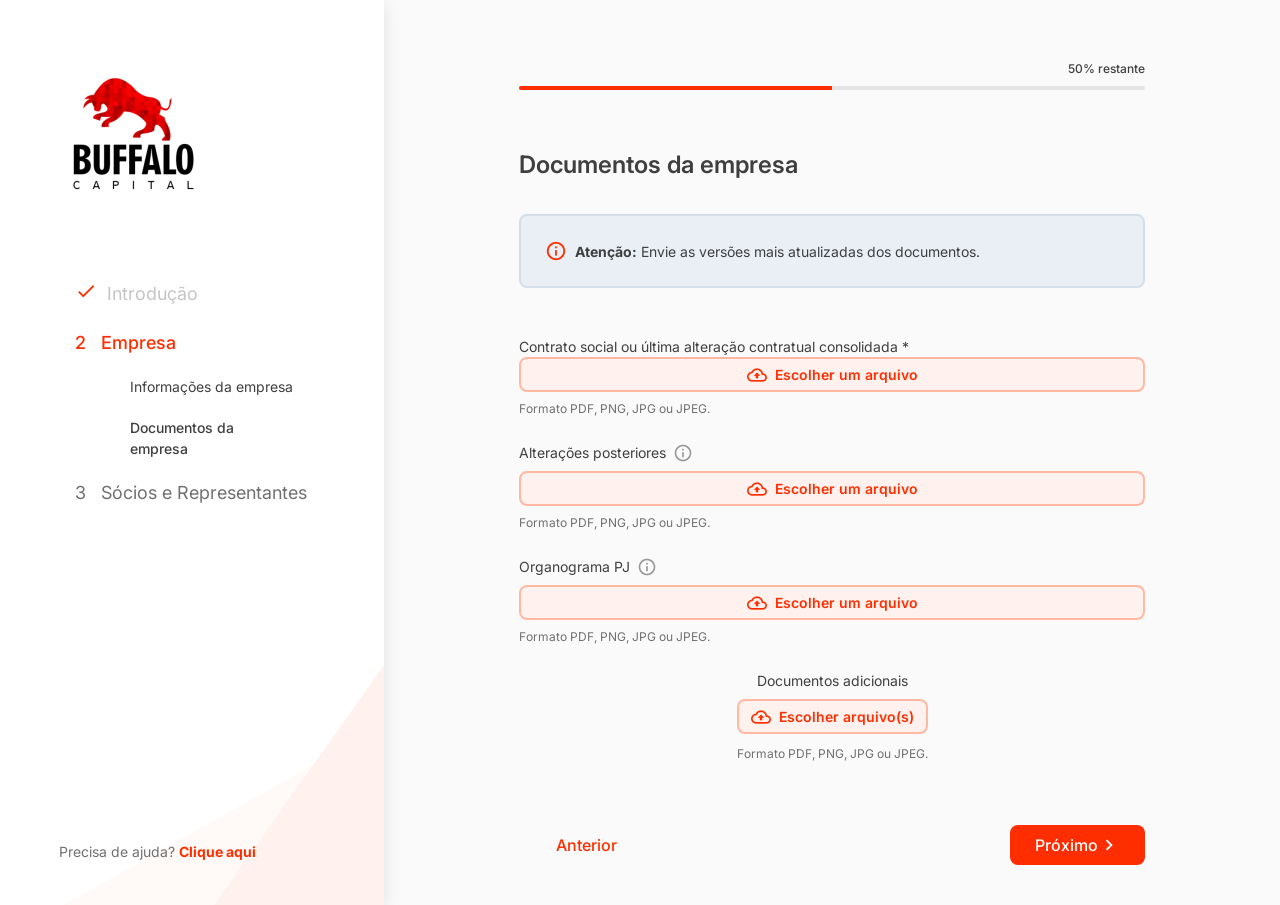
<file: pagina5/index.html>
<!DOCTYPE html><html lang="pt-br"><head>
    <title>Buffalo Capital - Onboarding</title>
    <meta charset="utf-8">
<script crossorigin="" src="js/rollbar.min.js" async=""></script><script type="text/javascript">window.NREUM||(NREUM={});NREUM.info={"beacon":"bam.nr-data.net","errorBeacon":"bam.nr-data.net","licenseKey":"NRJS-78ba5592b2bfce45919","applicationID":"527189387","transactionName":"IVlXFkpaWVpUE0xdCgBZWBBcXFtRQk4VAEsSV14HSxpRWVIUDlcKFg==","queueTime":0,"applicationTime":80,"agent":""}</script>
<script type="text/javascript">(window.NREUM||(NREUM={})).init={privacy:{cookies_enabled:true},ajax:{deny_list:["bam.nr-data.net"]},distributed_tracing:{enabled:true}};(window.NREUM||(NREUM={})).loader_config={agentID:"527189916",accountID:"2845118",trustKey:"2845118",xpid:"Vg4DVFdSABAFVlZTDwgEXlM=",licenseKey:"NRJS-78ba5592b2bfce45919",applicationID:"527189387"};;/*! For license information please see nr-loader-spa-1.281.0.min.js.LICENSE.txt */
(()=>{var e,t,r={8122:(e,t,r)=>{"use strict";r.d(t,{a:()=>i});var n=r(944);function i(e,t){try{if(!e||"object"!=typeof e)return(0,n.R)(3);if(!t||"object"!=typeof t)return(0,n.R)(4);const r=Object.create(Object.getPrototypeOf(t),Object.getOwnPropertyDescriptors(t)),o=0===Object.keys(r).length?e:r;for(let a in o)if(void 0!==e[a])try{if(null===e[a]){r[a]=null;continue}Array.isArray(e[a])&&Array.isArray(t[a])?r[a]=Array.from(new Set([...e[a],...t[a]])):"object"==typeof e[a]&&"object"==typeof t[a]?r[a]=i(e[a],t[a]):r[a]=e[a]}catch(e){(0,n.R)(1,e)}return r}catch(e){(0,n.R)(2,e)}}},2555:(e,t,r)=>{"use strict";r.d(t,{Vp:()=>c,fn:()=>s,x1:()=>u});var n=r(384),i=r(8122);const o={beacon:n.NT.beacon,errorBeacon:n.NT.errorBeacon,licenseKey:void 0,applicationID:void 0,sa:void 0,queueTime:void 0,applicationTime:void 0,ttGuid:void 0,user:void 0,account:void 0,product:void 0,extra:void 0,jsAttributes:{},userAttributes:void 0,atts:void 0,transactionName:void 0,tNamePlain:void 0},a={};function s(e){try{const t=c(e);return!!t.licenseKey&&!!t.errorBeacon&&!!t.applicationID}catch(e){return!1}}function c(e){if(!e)throw new Error("All info objects require an agent identifier!");if(!a[e])throw new Error("Info for ".concat(e," was never set"));return a[e]}function u(e,t){if(!e)throw new Error("All info objects require an agent identifier!");a[e]=(0,i.a)(t,o);const r=(0,n.nY)(e);r&&(r.info=a[e])}},9417:(e,t,r)=>{"use strict";r.d(t,{D0:()=>p,gD:()=>m,xN:()=>g});var n=r(3333),i=r(993);const o=e=>{if(!e||"string"!=typeof e)return!1;try{document.createDocumentFragment().querySelector(e)}catch{return!1}return!0};var a=r(2614),s=r(944),c=r(384),u=r(8122);const d="[data-nr-mask]",l=()=>{const e={feature_flags:[],experimental:{marks:!1,measures:!1,resources:!1},mask_selector:"*",block_selector:"[data-nr-block]",mask_input_options:{color:!1,date:!1,"datetime-local":!1,email:!1,month:!1,number:!1,range:!1,search:!1,tel:!1,text:!1,time:!1,url:!1,week:!1,textarea:!1,select:!1,password:!0}};return{ajax:{deny_list:void 0,block_internal:!0,enabled:!0,autoStart:!0},distributed_tracing:{enabled:void 0,exclude_newrelic_header:void 0,cors_use_newrelic_header:void 0,cors_use_tracecontext_headers:void 0,allowed_origins:void 0},get feature_flags(){return e.feature_flags},set feature_flags(t){e.feature_flags=t},generic_events:{enabled:!0,autoStart:!0},harvest:{interval:30},jserrors:{enabled:!0,autoStart:!0},logging:{enabled:!0,autoStart:!0,level:i.p_.INFO},metrics:{enabled:!0,autoStart:!0},obfuscate:void 0,page_action:{enabled:!0},page_view_event:{enabled:!0,autoStart:!0},page_view_timing:{enabled:!0,autoStart:!0},performance:{get capture_marks(){return e.feature_flags.includes(n.$v.MARKS)||e.experimental.marks},set capture_marks(t){e.experimental.marks=t},get capture_measures(){return e.feature_flags.includes(n.$v.MEASURES)||e.experimental.measures},set capture_measures(t){e.experimental.measures=t},capture_detail:!0,resources:{get enabled(){return e.feature_flags.includes(n.$v.RESOURCES)||e.experimental.resources},set enabled(t){e.experimental.resources=t},asset_types:[],first_party_domains:[],ignore_newrelic:!0}},privacy:{cookies_enabled:!0},proxy:{assets:void 0,beacon:void 0},session:{expiresMs:a.wk,inactiveMs:a.BB},session_replay:{autoStart:!0,enabled:!1,preload:!1,sampling_rate:10,error_sampling_rate:100,collect_fonts:!1,inline_images:!1,fix_stylesheets:!0,mask_all_inputs:!0,get mask_text_selector(){return e.mask_selector},set mask_text_selector(t){o(t)?e.mask_selector="".concat(t,",").concat(d):""===t||null===t?e.mask_selector=d:(0,s.R)(5,t)},get block_class(){return"nr-block"},get ignore_class(){return"nr-ignore"},get mask_text_class(){return"nr-mask"},get block_selector(){return e.block_selector},set block_selector(t){o(t)?e.block_selector+=",".concat(t):""!==t&&(0,s.R)(6,t)},get mask_input_options(){return e.mask_input_options},set mask_input_options(t){t&&"object"==typeof t?e.mask_input_options={...t,password:!0}:(0,s.R)(7,t)}},session_trace:{enabled:!0,autoStart:!0},soft_navigations:{enabled:!0,autoStart:!0},spa:{enabled:!0,autoStart:!0},ssl:void 0,user_actions:{enabled:!0,elementAttributes:["id","className","tagName","type"]}}},f={},h="All configuration objects require an agent identifier!";function p(e){if(!e)throw new Error(h);if(!f[e])throw new Error("Configuration for ".concat(e," was never set"));return f[e]}function g(e,t){if(!e)throw new Error(h);f[e]=(0,u.a)(t,l());const r=(0,c.nY)(e);r&&(r.init=f[e])}function m(e,t){if(!e)throw new Error(h);var r=p(e);if(r){for(var n=t.split("."),i=0;i<n.length-1;i++)if("object"!=typeof(r=r[n[i]]))return;r=r[n[n.length-1]]}return r}},5603:(e,t,r)=>{"use strict";r.d(t,{a:()=>c,o:()=>s});var n=r(384),i=r(8122);const o={accountID:void 0,trustKey:void 0,agentID:void 0,licenseKey:void 0,applicationID:void 0,xpid:void 0},a={};function s(e){if(!e)throw new Error("All loader-config objects require an agent identifier!");if(!a[e])throw new Error("LoaderConfig for ".concat(e," was never set"));return a[e]}function c(e,t){if(!e)throw new Error("All loader-config objects require an agent identifier!");a[e]=(0,i.a)(t,o);const r=(0,n.nY)(e);r&&(r.loader_config=a[e])}},3371:(e,t,r)=>{"use strict";r.d(t,{V:()=>f,f:()=>l});var n=r(8122),i=r(384),o=r(6154),a=r(9324);let s=0;const c={buildEnv:a.F3,distMethod:a.Xs,version:a.xv,originTime:o.WN},u={customTransaction:void 0,disabled:!1,isolatedBacklog:!1,loaderType:void 0,maxBytes:3e4,onerror:void 0,ptid:void 0,releaseIds:{},appMetadata:{},session:void 0,denyList:void 0,timeKeeper:void 0,obfuscator:void 0,harvester:void 0},d={};function l(e){if(!e)throw new Error("All runtime objects require an agent identifier!");if(!d[e])throw new Error("Runtime for ".concat(e," was never set"));return d[e]}function f(e,t){if(!e)throw new Error("All runtime objects require an agent identifier!");d[e]={...(0,n.a)(t,u),...c},Object.hasOwnProperty.call(d[e],"harvestCount")||Object.defineProperty(d[e],"harvestCount",{get:()=>++s});const r=(0,i.nY)(e);r&&(r.runtime=d[e])}},9324:(e,t,r)=>{"use strict";r.d(t,{F3:()=>i,Xs:()=>o,Yq:()=>a,xv:()=>n});const n="1.281.0",i="PROD",o="CDN",a="^2.0.0-alpha.17"},6154:(e,t,r)=>{"use strict";r.d(t,{A4:()=>s,OF:()=>d,RI:()=>i,WN:()=>h,bv:()=>o,gm:()=>a,lR:()=>f,m:()=>u,mw:()=>c,sb:()=>l});var n=r(1863);const i="undefined"!=typeof window&&!!window.document,o="undefined"!=typeof WorkerGlobalScope&&("undefined"!=typeof self&&self instanceof WorkerGlobalScope&&self.navigator instanceof WorkerNavigator||"undefined"!=typeof globalThis&&globalThis instanceof WorkerGlobalScope&&globalThis.navigator instanceof WorkerNavigator),a=i?window:"undefined"!=typeof WorkerGlobalScope&&("undefined"!=typeof self&&self instanceof WorkerGlobalScope&&self||"undefined"!=typeof globalThis&&globalThis instanceof WorkerGlobalScope&&globalThis),s="complete"===a?.document?.readyState,c=Boolean("hidden"===a?.document?.visibilityState),u=""+a?.location,d=/iPad|iPhone|iPod/.test(a.navigator?.userAgent),l=d&&"undefined"==typeof SharedWorker,f=(()=>{const e=a.navigator?.userAgent?.match(/Firefox[/\s](\d+\.\d+)/);return Array.isArray(e)&&e.length>=2?+e[1]:0})(),h=Date.now()-(0,n.t)()},7295:(e,t,r)=>{"use strict";r.d(t,{Xv:()=>a,gX:()=>i,iW:()=>o});var n=[];function i(e){if(!e||o(e))return!1;if(0===n.length)return!0;for(var t=0;t<n.length;t++){var r=n[t];if("*"===r.hostname)return!1;if(s(r.hostname,e.hostname)&&c(r.pathname,e.pathname))return!1}return!0}function o(e){return void 0===e.hostname}function a(e){if(n=[],e&&e.length)for(var t=0;t<e.length;t++){let r=e[t];if(!r)continue;0===r.indexOf("http://")?r=r.substring(7):0===r.indexOf("https://")&&(r=r.substring(8));const i=r.indexOf("/");let o,a;i>0?(o=r.substring(0,i),a=r.substring(i)):(o=r,a="");let[s]=o.split(":");n.push({hostname:s,pathname:a})}}function s(e,t){return!(e.length>t.length)&&t.indexOf(e)===t.length-e.length}function c(e,t){return 0===e.indexOf("/")&&(e=e.substring(1)),0===t.indexOf("/")&&(t=t.substring(1)),""===e||e===t}},1687:(e,t,r)=>{"use strict";r.d(t,{Ak:()=>c,Ze:()=>l,x3:()=>u});var n=r(7836),i=r(3606),o=r(860),a=r(2646);const s={};function c(e,t){const r={staged:!1,priority:o.P3[t]||0};d(e),s[e].get(t)||s[e].set(t,r)}function u(e,t){e&&s[e]&&(s[e].get(t)&&s[e].delete(t),h(e,t,!1),s[e].size&&f(e))}function d(e){if(!e)throw new Error("agentIdentifier required");s[e]||(s[e]=new Map)}function l(e="",t="feature",r=!1){if(d(e),!e||!s[e].get(t)||r)return h(e,t);s[e].get(t).staged=!0,f(e)}function f(e){const t=Array.from(s[e]);t.every((([e,t])=>t.staged))&&(t.sort(((e,t)=>e[1].priority-t[1].priority)),t.forEach((([t])=>{s[e].delete(t),h(e,t)})))}function h(e,t,r=!0){const o=e?n.ee.get(e):n.ee,s=i.i.handlers;if(!o.aborted&&o.backlog&&s){if(r){const e=o.backlog[t],r=s[t];if(r){for(let t=0;e&&t<e.length;++t)p(e[t],r);Object.entries(r).forEach((([e,t])=>{Object.values(t||{}).forEach((t=>{t[0]?.on&&t[0]?.context()instanceof a.y&&t[0].on(e,t[1])}))}))}}o.isolatedBacklog||delete s[t],o.backlog[t]=null,o.emit("drain-"+t,[])}}function p(e,t){var r=e[1];Object.values(t[r]||{}).forEach((t=>{var r=e[0];if(t[0]===r){var n=t[1],i=e[3],o=e[2];n.apply(i,o)}}))}},7836:(e,t,r)=>{"use strict";r.d(t,{P:()=>c,ee:()=>u});var n=r(384),i=r(8990),o=r(3371),a=r(2646),s=r(5607);const c="nr@context:".concat(s.W),u=function e(t,r){var n={},s={},d={},l=!1;try{l=16===r.length&&(0,o.f)(r).isolatedBacklog}catch(e){}var f={on:p,addEventListener:p,removeEventListener:function(e,t){var r=n[e];if(!r)return;for(var i=0;i<r.length;i++)r[i]===t&&r.splice(i,1)},emit:function(e,r,n,i,o){!1!==o&&(o=!0);if(u.aborted&&!i)return;t&&o&&t.emit(e,r,n);for(var a=h(n),c=g(e),d=c.length,l=0;l<d;l++)c[l].apply(a,r);var p=v()[s[e]];p&&p.push([f,e,r,a]);return a},get:m,listeners:g,context:h,buffer:function(e,t){const r=v();if(t=t||"feature",f.aborted)return;Object.entries(e||{}).forEach((([e,n])=>{s[n]=t,t in r||(r[t]=[])}))},abort:function(){f._aborted=!0,Object.keys(f.backlog).forEach((e=>{delete f.backlog[e]}))},isBuffering:function(e){return!!v()[s[e]]},debugId:r,backlog:l?{}:t&&"object"==typeof t.backlog?t.backlog:{},isolatedBacklog:l};return Object.defineProperty(f,"aborted",{get:()=>{let e=f._aborted||!1;return e||(t&&(e=t.aborted),e)}}),f;function h(e){return e&&e instanceof a.y?e:e?(0,i.I)(e,c,(()=>new a.y(c))):new a.y(c)}function p(e,t){n[e]=g(e).concat(t)}function g(e){return n[e]||[]}function m(t){return d[t]=d[t]||e(f,t)}function v(){return f.backlog}}(void 0,"globalEE"),d=(0,n.Zm)();d.ee||(d.ee=u)},2646:(e,t,r)=>{"use strict";r.d(t,{y:()=>n});class n{constructor(e){this.contextId=e}}},9908:(e,t,r)=>{"use strict";r.d(t,{d:()=>n,p:()=>i});var n=r(7836).ee.get("handle");function i(e,t,r,i,o){o?(o.buffer([e],i),o.emit(e,t,r)):(n.buffer([e],i),n.emit(e,t,r))}},3606:(e,t,r)=>{"use strict";r.d(t,{i:()=>o});var n=r(9908);o.on=a;var i=o.handlers={};function o(e,t,r,o){a(o||n.d,i,e,t,r)}function a(e,t,r,i,o){o||(o="feature"),e||(e=n.d);var a=t[o]=t[o]||{};(a[r]=a[r]||[]).push([e,i])}},3878:(e,t,r)=>{"use strict";function n(e,t){return{capture:e,passive:!1,signal:t}}function i(e,t,r=!1,i){window.addEventListener(e,t,n(r,i))}function o(e,t,r=!1,i){document.addEventListener(e,t,n(r,i))}r.d(t,{DD:()=>o,jT:()=>n,sp:()=>i})},5607:(e,t,r)=>{"use strict";r.d(t,{W:()=>n});const n=(0,r(9566).bz)()},9566:(e,t,r)=>{"use strict";r.d(t,{LA:()=>s,ZF:()=>c,bz:()=>a,el:()=>u});var n=r(6154);const i="xxxxxxxx-xxxx-4xxx-yxxx-xxxxxxxxxxxx";function o(e,t){return e?15&e[t]:16*Math.random()|0}function a(){const e=n.gm?.crypto||n.gm?.msCrypto;let t,r=0;return e&&e.getRandomValues&&(t=e.getRandomValues(new Uint8Array(30))),i.split("").map((e=>"x"===e?o(t,r++).toString(16):"y"===e?(3&o()|8).toString(16):e)).join("")}function s(e){const t=n.gm?.crypto||n.gm?.msCrypto;let r,i=0;t&&t.getRandomValues&&(r=t.getRandomValues(new Uint8Array(e)));const a=[];for(var s=0;s<e;s++)a.push(o(r,i++).toString(16));return a.join("")}function c(){return s(16)}function u(){return s(32)}},2614:(e,t,r)=>{"use strict";r.d(t,{BB:()=>a,H3:()=>n,g:()=>u,iL:()=>c,tS:()=>s,uh:()=>i,wk:()=>o});const n="NRBA",i="SESSION",o=144e5,a=18e5,s={STARTED:"session-started",PAUSE:"session-pause",RESET:"session-reset",RESUME:"session-resume",UPDATE:"session-update"},c={SAME_TAB:"same-tab",CROSS_TAB:"cross-tab"},u={OFF:0,FULL:1,ERROR:2}},1863:(e,t,r)=>{"use strict";function n(){return Math.floor(performance.now())}r.d(t,{t:()=>n})},7485:(e,t,r)=>{"use strict";r.d(t,{D:()=>i});var n=r(6154);function i(e){if(0===(e||"").indexOf("data:"))return{protocol:"data"};try{const t=new URL(e,location.href),r={port:t.port,hostname:t.hostname,pathname:t.pathname,search:t.search,protocol:t.protocol.slice(0,t.protocol.indexOf(":")),sameOrigin:t.protocol===n.gm?.location?.protocol&&t.host===n.gm?.location?.host};return r.port&&""!==r.port||("http:"===t.protocol&&(r.port="80"),"https:"===t.protocol&&(r.port="443")),r.pathname&&""!==r.pathname?r.pathname.startsWith("/")||(r.pathname="/".concat(r.pathname)):r.pathname="/",r}catch(e){return{}}}},944:(e,t,r)=>{"use strict";function n(e,t){"function"==typeof console.debug&&console.debug("New Relic Warning: https://github.com/newrelic/newrelic-browser-agent/blob/main/docs/warning-codes.md#".concat(e),t)}r.d(t,{R:()=>n})},5284:(e,t,r)=>{"use strict";r.d(t,{t:()=>c,B:()=>s});var n=r(7836),i=r(6154);const o="newrelic";const a=new Set,s={};function c(e,t){const r=n.ee.get(t);s[t]??={},e&&"object"==typeof e&&(a.has(t)||(r.emit("rumresp",[e]),s[t]=e,a.add(t),function(e={}){try{i.gm.dispatchEvent(new CustomEvent(o,{detail:e}))}catch(e){}}({loaded:!0})))}},8990:(e,t,r)=>{"use strict";r.d(t,{I:()=>i});var n=Object.prototype.hasOwnProperty;function i(e,t,r){if(n.call(e,t))return e[t];var i=r();if(Object.defineProperty&&Object.keys)try{return Object.defineProperty(e,t,{value:i,writable:!0,enumerable:!1}),i}catch(e){}return e[t]=i,i}},6389:(e,t,r)=>{"use strict";function n(e,t=500,r={}){const n=r?.leading||!1;let i;return(...r)=>{n&&void 0===i&&(e.apply(this,r),i=setTimeout((()=>{i=clearTimeout(i)}),t)),n||(clearTimeout(i),i=setTimeout((()=>{e.apply(this,r)}),t))}}function i(e){let t=!1;return(...r)=>{t||(t=!0,e.apply(this,r))}}r.d(t,{J:()=>i,s:()=>n})},3304:(e,t,r)=>{"use strict";r.d(t,{A:()=>o});var n=r(7836);const i=()=>{const e=new WeakSet;return(t,r)=>{if("object"==typeof r&&null!==r){if(e.has(r))return;e.add(r)}return r}};function o(e){try{return JSON.stringify(e,i())??""}catch(e){try{n.ee.emit("internal-error",[e])}catch(e){}return""}}},5289:(e,t,r)=>{"use strict";r.d(t,{GG:()=>o,sB:()=>a});var n=r(3878);function i(){return"undefined"==typeof document||"complete"===document.readyState}function o(e,t){if(i())return e();(0,n.sp)("load",e,t)}function a(e){if(i())return e();(0,n.DD)("DOMContentLoaded",e)}},384:(e,t,r)=>{"use strict";r.d(t,{NT:()=>o,US:()=>d,Zm:()=>a,bQ:()=>c,dV:()=>s,nY:()=>u,pV:()=>l});var n=r(6154),i=r(1863);const o={beacon:"bam.nr-data.net",errorBeacon:"bam.nr-data.net"};function a(){return n.gm.NREUM||(n.gm.NREUM={}),void 0===n.gm.newrelic&&(n.gm.newrelic=n.gm.NREUM),n.gm.NREUM}function s(){let e=a();return e.o||(e.o={ST:n.gm.setTimeout,SI:n.gm.setImmediate,CT:n.gm.clearTimeout,XHR:n.gm.XMLHttpRequest,REQ:n.gm.Request,EV:n.gm.Event,PR:n.gm.Promise,MO:n.gm.MutationObserver,FETCH:n.gm.fetch,WS:n.gm.WebSocket}),e}function c(e,t){let r=a();r.initializedAgents??={},t.initializedAt={ms:(0,i.t)(),date:new Date},r.initializedAgents[e]=t}function u(e){let t=a();return t.initializedAgents?.[e]}function d(e,t){a()[e]=t}function l(){return function(){let e=a();const t=e.info||{};e.info={beacon:o.beacon,errorBeacon:o.errorBeacon,...t}}(),function(){let e=a();const t=e.init||{};e.init={...t}}(),s(),function(){let e=a();const t=e.loader_config||{};e.loader_config={...t}}(),a()}},2843:(e,t,r)=>{"use strict";r.d(t,{u:()=>i});var n=r(3878);function i(e,t=!1,r,i){(0,n.DD)("visibilitychange",(function(){if(t)return void("hidden"===document.visibilityState&&e());e(document.visibilityState)}),r,i)}},8139:(e,t,r)=>{"use strict";r.d(t,{u:()=>f});var n=r(7836),i=r(3434),o=r(8990),a=r(6154);const s={},c=a.gm.XMLHttpRequest,u="addEventListener",d="removeEventListener",l="nr@wrapped:".concat(n.P);function f(e){var t=function(e){return(e||n.ee).get("events")}(e);if(s[t.debugId]++)return t;s[t.debugId]=1;var r=(0,i.YM)(t,!0);function f(e){r.inPlace(e,[u,d],"-",p)}function p(e,t){return e[1]}return"getPrototypeOf"in Object&&(a.RI&&h(document,f),c&&h(c.prototype,f),h(a.gm,f)),t.on(u+"-start",(function(e,t){var n=e[1];if(null!==n&&("function"==typeof n||"object"==typeof n)){var i=(0,o.I)(n,l,(function(){var e={object:function(){if("function"!=typeof n.handleEvent)return;return n.handleEvent.apply(n,arguments)},function:n}[typeof n];return e?r(e,"fn-",null,e.name||"anonymous"):n}));this.wrapped=e[1]=i}})),t.on(d+"-start",(function(e){e[1]=this.wrapped||e[1]})),t}function h(e,t,...r){let n=e;for(;"object"==typeof n&&!Object.prototype.hasOwnProperty.call(n,u);)n=Object.getPrototypeOf(n);n&&t(n,...r)}},3434:(e,t,r)=>{"use strict";r.d(t,{Jt:()=>o,YM:()=>c});var n=r(7836),i=r(5607);const o="nr@original:".concat(i.W);var a=Object.prototype.hasOwnProperty,s=!1;function c(e,t){return e||(e=n.ee),r.inPlace=function(e,t,n,i,o){n||(n="");const a="-"===n.charAt(0);for(let s=0;s<t.length;s++){const c=t[s],u=e[c];d(u)||(e[c]=r(u,a?c+n:n,i,c,o))}},r.flag=o,r;function r(t,r,n,s,c){return d(t)?t:(r||(r=""),nrWrapper[o]=t,function(e,t,r){if(Object.defineProperty&&Object.keys)try{return Object.keys(e).forEach((function(r){Object.defineProperty(t,r,{get:function(){return e[r]},set:function(t){return e[r]=t,t}})})),t}catch(e){u([e],r)}for(var n in e)a.call(e,n)&&(t[n]=e[n])}(t,nrWrapper,e),nrWrapper);function nrWrapper(){var o,a,d,l;try{a=this,o=[...arguments],d="function"==typeof n?n(o,a):n||{}}catch(t){u([t,"",[o,a,s],d],e)}i(r+"start",[o,a,s],d,c);try{return l=t.apply(a,o)}catch(e){throw i(r+"err",[o,a,e],d,c),e}finally{i(r+"end",[o,a,l],d,c)}}}function i(r,n,i,o){if(!s||t){var a=s;s=!0;try{e.emit(r,n,i,t,o)}catch(t){u([t,r,n,i],e)}s=a}}}function u(e,t){t||(t=n.ee);try{t.emit("internal-error",e)}catch(e){}}function d(e){return!(e&&"function"==typeof e&&e.apply&&!e[o])}},9300:(e,t,r)=>{"use strict";r.d(t,{T:()=>n});const n=r(860).K7.ajax},3333:(e,t,r)=>{"use strict";r.d(t,{$v:()=>u,TZ:()=>n,Zp:()=>i,kd:()=>c,mq:()=>s,nf:()=>a,qN:()=>o});const n=r(860).K7.genericEvents,i=["auxclick","click","copy","keydown","paste","scrollend"],o=["focus","blur"],a=4,s=1e3,c=["PageAction","UserAction","BrowserPerformance"],u={MARKS:"experimental.marks",MEASURES:"experimental.measures",RESOURCES:"experimental.resources"}},6774:(e,t,r)=>{"use strict";r.d(t,{T:()=>n});const n=r(860).K7.jserrors},993:(e,t,r)=>{"use strict";r.d(t,{ET:()=>o,TZ:()=>a,p_:()=>i});var n=r(860);const i={ERROR:"ERROR",WARN:"WARN",INFO:"INFO",DEBUG:"DEBUG",TRACE:"TRACE"},o="log",a=n.K7.logging},3785:(e,t,r)=>{"use strict";r.d(t,{R:()=>c,b:()=>u});var n=r(9908),i=r(1863),o=r(860),a=r(3969),s=r(993);function c(e,t,r={},c=s.p_.INFO){(0,n.p)(a.xV,["API/logging/".concat(c.toLowerCase(),"/called")],void 0,o.K7.metrics,e),(0,n.p)(s.ET,[(0,i.t)(),t,r,c],void 0,o.K7.logging,e)}function u(e){return"string"==typeof e&&Object.values(s.p_).some((t=>t===e.toUpperCase().trim()))}},3969:(e,t,r)=>{"use strict";r.d(t,{TZ:()=>n,XG:()=>s,rs:()=>i,xV:()=>a,z_:()=>o});const n=r(860).K7.metrics,i="sm",o="cm",a="storeSupportabilityMetrics",s="storeEventMetrics"},6630:(e,t,r)=>{"use strict";r.d(t,{T:()=>n});const n=r(860).K7.pageViewEvent},782:(e,t,r)=>{"use strict";r.d(t,{T:()=>n});const n=r(860).K7.pageViewTiming},6344:(e,t,r)=>{"use strict";r.d(t,{BB:()=>d,G4:()=>o,Qb:()=>l,TZ:()=>i,Ug:()=>a,_s:()=>s,bc:()=>u,yP:()=>c});var n=r(2614);const i=r(860).K7.sessionReplay,o={RECORD:"recordReplay",PAUSE:"pauseReplay",REPLAY_RUNNING:"replayRunning",ERROR_DURING_REPLAY:"errorDuringReplay"},a=.12,s={DomContentLoaded:0,Load:1,FullSnapshot:2,IncrementalSnapshot:3,Meta:4,Custom:5},c={[n.g.ERROR]:15e3,[n.g.FULL]:3e5,[n.g.OFF]:0},u={RESET:{message:"Session was reset",sm:"Reset"},IMPORT:{message:"Recorder failed to import",sm:"Import"},TOO_MANY:{message:"429: Too Many Requests",sm:"Too-Many"},TOO_BIG:{message:"Payload was too large",sm:"Too-Big"},CROSS_TAB:{message:"Session Entity was set to OFF on another tab",sm:"Cross-Tab"},ENTITLEMENTS:{message:"Session Replay is not allowed and will not be started",sm:"Entitlement"}},d=5e3,l={API:"api"}},5270:(e,t,r)=>{"use strict";r.d(t,{Aw:()=>c,CT:()=>u,SR:()=>s});var n=r(384),i=r(9417),o=r(7767),a=r(6154);function s(e){return!!(0,n.dV)().o.MO&&(0,o.V)(e)&&!0===(0,i.gD)(e,"session_trace.enabled")}function c(e){return!0===(0,i.gD)(e,"session_replay.preload")&&s(e)}function u(e,t){const r=t.correctAbsoluteTimestamp(e);return{originalTimestamp:e,correctedTimestamp:r,timestampDiff:e-r,originTime:a.WN,correctedOriginTime:t.correctedOriginTime,originTimeDiff:Math.floor(a.WN-t.correctedOriginTime)}}},3738:(e,t,r)=>{"use strict";r.d(t,{He:()=>i,Kp:()=>s,Lc:()=>u,Rz:()=>d,TZ:()=>n,bD:()=>o,d3:()=>a,jx:()=>l,uP:()=>c});const n=r(860).K7.sessionTrace,i="bstResource",o="resource",a="-start",s="-end",c="fn"+a,u="fn"+s,d="pushState",l=1e3},3962:(e,t,r)=>{"use strict";r.d(t,{AM:()=>o,O2:()=>c,Qu:()=>u,TZ:()=>s,ih:()=>d,pP:()=>a,tC:()=>i});var n=r(860);const i=["click","keydown","submit","popstate"],o="api",a="initialPageLoad",s=n.K7.softNav,c={INITIAL_PAGE_LOAD:"",ROUTE_CHANGE:1,UNSPECIFIED:2},u={INTERACTION:1,AJAX:2,CUSTOM_END:3,CUSTOM_TRACER:4},d={IP:"in progress",FIN:"finished",CAN:"cancelled"}},7378:(e,t,r)=>{"use strict";r.d(t,{$p:()=>x,BR:()=>b,Kp:()=>R,L3:()=>y,Lc:()=>c,NC:()=>o,SG:()=>d,TZ:()=>i,U6:()=>p,UT:()=>m,d3:()=>w,dT:()=>f,e5:()=>T,gx:()=>v,l9:()=>l,oW:()=>h,op:()=>g,rw:()=>u,tH:()=>A,uP:()=>s,wW:()=>E,xq:()=>a});var n=r(384);const i=r(860).K7.spa,o=["click","submit","keypress","keydown","keyup","change"],a=999,s="fn-start",c="fn-end",u="cb-start",d="api-ixn-",l="remaining",f="interaction",h="spaNode",p="jsonpNode",g="fetch-start",m="fetch-done",v="fetch-body-",b="jsonp-end",y=(0,n.dV)().o.ST,w="-start",R="-end",x="-body",E="cb"+R,T="jsTime",A="fetch"},4234:(e,t,r)=>{"use strict";r.d(t,{W:()=>o});var n=r(7836),i=r(1687);class o{constructor(e,t){this.agentIdentifier=e,this.ee=n.ee.get(e),this.featureName=t,this.blocked=!1}deregisterDrain(){(0,i.x3)(this.agentIdentifier,this.featureName)}}},7767:(e,t,r)=>{"use strict";r.d(t,{V:()=>o});var n=r(9417),i=r(6154);const o=e=>i.RI&&!0===(0,n.gD)(e,"privacy.cookies_enabled")},425:(e,t,r)=>{"use strict";r.d(t,{j:()=>j});var n=r(860),i=r(2555),o=r(3371),a=r(9908),s=r(7836),c=r(1687),u=r(5289),d=r(6154),l=r(944),f=r(3969),h=r(384),p=r(6344);const g=["setErrorHandler","finished","addToTrace","addRelease","recordCustomEvent","addPageAction","setCurrentRouteName","setPageViewName","setCustomAttribute","interaction","noticeError","setUserId","setApplicationVersion","start",p.G4.RECORD,p.G4.PAUSE,"log","wrapLogger"],m=["setErrorHandler","finished","addToTrace","addRelease"];var v=r(1863),b=r(2614),y=r(993),w=r(3785),R=r(2646),x=r(3434);const E=new Map;function T(e,t,r,n){if("object"!=typeof t||!t||"string"!=typeof r||!r||"function"!=typeof t[r])return(0,l.R)(29);const i=function(e){return(e||s.ee).get("logger")}(e),o=(0,x.YM)(i),a=new R.y(s.P);a.level=n.level,a.customAttributes=n.customAttributes;const c=t[r]?.[x.Jt]||t[r];return E.set(c,a),o.inPlace(t,[r],"wrap-logger-",(()=>E.get(c))),i}function A(){const e=(0,h.pV)();g.forEach((t=>{e[t]=(...r)=>function(t,...r){let n=[];return Object.values(e.initializedAgents).forEach((e=>{e&&e.api?e.exposed&&e.api[t]&&n.push(e.api[t](...r)):(0,l.R)(38,t)})),n.length>1?n:n[0]}(t,...r)}))}const S={};var N=r(9417),_=r(5603),O=r(5284);const I=e=>{const t=e.startsWith("http");e+="/",r.p=t?e:"https://"+e};let P=!1;function j(e,t={},g,R){let{init:x,info:E,loader_config:j,runtime:C={},exposed:k=!0}=t;C.loaderType=g;const L=(0,h.pV)();E||(x=L.init,E=L.info,j=L.loader_config),(0,N.xN)(e.agentIdentifier,x||{}),(0,_.a)(e.agentIdentifier,j||{}),E.jsAttributes??={},d.bv&&(E.jsAttributes.isWorker=!0),(0,i.x1)(e.agentIdentifier,E);const H=(0,N.D0)(e.agentIdentifier),M=[E.beacon,E.errorBeacon];P||(H.proxy.assets&&(I(H.proxy.assets),M.push(H.proxy.assets)),H.proxy.beacon&&M.push(H.proxy.beacon),A(),(0,h.US)("activatedFeatures",O.B),e.runSoftNavOverSpa&&=!0===H.soft_navigations.enabled&&H.feature_flags.includes("soft_nav")),C.denyList=[...H.ajax.deny_list||[],...H.ajax.block_internal?M:[]],C.ptid=e.agentIdentifier,(0,o.V)(e.agentIdentifier,C),e.ee=s.ee.get(e.agentIdentifier),void 0===e.api&&(e.api=function(e,t,h=!1){t||(0,c.Ak)(e,"api");const g={};var R=s.ee.get(e),x=R.get("tracer");S[e]=b.g.OFF,R.on(p.G4.REPLAY_RUNNING,(t=>{S[e]=t}));var E="api-",A=E+"ixn-";function N(t,r,n,o){const a=(0,i.Vp)(e);return null===r?delete a.jsAttributes[t]:(0,i.x1)(e,{...a,jsAttributes:{...a.jsAttributes,[t]:r}}),I(E,n,!0,o||null===r?"session":void 0)(t,r)}function _(){}g.log=function(e,{customAttributes:t={},level:r=y.p_.INFO}={}){(0,a.p)(f.xV,["API/log/called"],void 0,n.K7.metrics,R),(0,w.R)(R,e,t,r)},g.wrapLogger=(e,t,{customAttributes:r={},level:i=y.p_.INFO}={})=>{(0,a.p)(f.xV,["API/wrapLogger/called"],void 0,n.K7.metrics,R),T(R,e,t,{customAttributes:r,level:i})},m.forEach((e=>{g[e]=I(E,e,!0,"api")})),g.addPageAction=I(E,"addPageAction",!0,n.K7.genericEvents),g.recordCustomEvent=I(E,"recordCustomEvent",!0,n.K7.genericEvents),g.setPageViewName=function(t,r){if("string"==typeof t)return"/"!==t.charAt(0)&&(t="/"+t),(0,o.f)(e).customTransaction=(r||"http://custom.transaction")+t,I(E,"setPageViewName",!0)()},g.setCustomAttribute=function(e,t,r=!1){if("string"==typeof e){if(["string","number","boolean"].includes(typeof t)||null===t)return N(e,t,"setCustomAttribute",r);(0,l.R)(40,typeof t)}else(0,l.R)(39,typeof e)},g.setUserId=function(e){if("string"==typeof e||null===e)return N("enduser.id",e,"setUserId",!0);(0,l.R)(41,typeof e)},g.setApplicationVersion=function(e){if("string"==typeof e||null===e)return N("application.version",e,"setApplicationVersion",!1);(0,l.R)(42,typeof e)},g.start=()=>{try{(0,a.p)(f.xV,["API/start/called"],void 0,n.K7.metrics,R),R.emit("manual-start-all")}catch(e){(0,l.R)(23,e)}},g[p.G4.RECORD]=function(){(0,a.p)(f.xV,["API/recordReplay/called"],void 0,n.K7.metrics,R),(0,a.p)(p.G4.RECORD,[],void 0,n.K7.sessionReplay,R)},g[p.G4.PAUSE]=function(){(0,a.p)(f.xV,["API/pauseReplay/called"],void 0,n.K7.metrics,R),(0,a.p)(p.G4.PAUSE,[],void 0,n.K7.sessionReplay,R)},g.interaction=function(e){return(new _).get("object"==typeof e?e:{})};const O=_.prototype={createTracer:function(e,t){var r={},i=this,o="function"==typeof t;return(0,a.p)(f.xV,["API/createTracer/called"],void 0,n.K7.metrics,R),h||(0,a.p)(A+"tracer",[(0,v.t)(),e,r],i,n.K7.spa,R),function(){if(x.emit((o?"":"no-")+"fn-start",[(0,v.t)(),i,o],r),o)try{return t.apply(this,arguments)}catch(e){const t="string"==typeof e?new Error(e):e;throw x.emit("fn-err",[arguments,this,t],r),t}finally{x.emit("fn-end",[(0,v.t)()],r)}}}};function I(e,t,r,i){return function(){return(0,a.p)(f.xV,["API/"+t+"/called"],void 0,n.K7.metrics,R),i&&(0,a.p)(e+t,[r?(0,v.t)():performance.now(),...arguments],r?null:this,i,R),r?void 0:this}}function P(){r.e(478).then(r.bind(r,8778)).then((({setAPI:t})=>{t(e),(0,c.Ze)(e,"api")})).catch((e=>{(0,l.R)(27,e),R.abort()}))}return["actionText","setName","setAttribute","save","ignore","onEnd","getContext","end","get"].forEach((e=>{O[e]=I(A,e,void 0,h?n.K7.softNav:n.K7.spa)})),g.setCurrentRouteName=h?I(A,"routeName",void 0,n.K7.softNav):I(E,"routeName",!0,n.K7.spa),g.noticeError=function(t,r){"string"==typeof t&&(t=new Error(t)),(0,a.p)(f.xV,["API/noticeError/called"],void 0,n.K7.metrics,R),(0,a.p)("err",[t,(0,v.t)(),!1,r,!!S[e]],void 0,n.K7.jserrors,R)},d.RI?(0,u.GG)((()=>P()),!0):P(),g}(e.agentIdentifier,R,e.runSoftNavOverSpa)),void 0===e.exposed&&(e.exposed=k),P=!0}},8374:(e,t,r)=>{r.nc=(()=>{try{return document?.currentScript?.nonce}catch(e){}return""})()},860:(e,t,r)=>{"use strict";r.d(t,{$J:()=>u,K7:()=>s,P3:()=>c,XX:()=>i,qY:()=>n,v4:()=>a});const n="events",i="jserrors",o="browser/blobs",a="rum",s={ajax:"ajax",genericEvents:"generic_events",jserrors:i,logging:"logging",metrics:"metrics",pageAction:"page_action",pageViewEvent:"page_view_event",pageViewTiming:"page_view_timing",sessionReplay:"session_replay",sessionTrace:"session_trace",softNav:"soft_navigations",spa:"spa"},c={[s.pageViewEvent]:1,[s.pageViewTiming]:2,[s.metrics]:3,[s.jserrors]:4,[s.spa]:5,[s.ajax]:6,[s.sessionTrace]:7,[s.softNav]:8,[s.sessionReplay]:9,[s.logging]:10,[s.genericEvents]:11},u={[s.pageViewEvent]:a,[s.pageViewTiming]:n,[s.ajax]:n,[s.spa]:n,[s.softNav]:n,[s.metrics]:i,[s.jserrors]:i,[s.sessionTrace]:o,[s.sessionReplay]:o,[s.logging]:"browser/logs",[s.genericEvents]:"ins"}}},n={};function i(e){var t=n[e];if(void 0!==t)return t.exports;var o=n[e]={exports:{}};return r[e](o,o.exports,i),o.exports}i.m=r,i.d=(e,t)=>{for(var r in t)i.o(t,r)&&!i.o(e,r)&&Object.defineProperty(e,r,{enumerable:!0,get:t[r]})},i.f={},i.e=e=>Promise.all(Object.keys(i.f).reduce(((t,r)=>(i.f[r](e,t),t)),[])),i.u=e=>({212:"nr-spa-compressor",249:"nr-spa-recorder",478:"nr-spa"}[e]+"-1.281.0.min.js"),i.o=(e,t)=>Object.prototype.hasOwnProperty.call(e,t),e={},t="NRBA-1.281.0.PROD:",i.l=(r,n,o,a)=>{if(e[r])e[r].push(n);else{var s,c;if(void 0!==o)for(var u=document.getElementsByTagName("script"),d=0;d<u.length;d++){var l=u[d];if(l.getAttribute("src")==r||l.getAttribute("data-webpack")==t+o){s=l;break}}if(!s){c=!0;var f={478:"sha512-jmvAlmjCn64ans8tLueqHRlBI/iWekylsDWb94A77CG0ukSriVDvgD3dThx+XjUSBBBMYhFn8B1a18fViyBPEQ==",249:"sha512-ICY/ZrcytM/86t5KFy+9OAWVYmNNJy10EBtxoSUGjQWuZx53p/eLo+L8HfrGjvHuRHRnutqLTGSnvNttffJkaA==",212:"sha512-pQSn+X/RfBOvx/49HvlghaiXMLhhDQXTi13n1N2XMpDquWJgs9U0pbqE3RbAnYC9nsdaTu/RVGvneEPv1fpCxA=="};(s=document.createElement("script")).charset="utf-8",s.timeout=120,i.nc&&s.setAttribute("nonce",i.nc),s.setAttribute("data-webpack",t+o),s.src=r,0!==s.src.indexOf(window.location.origin+"/")&&(s.crossOrigin="anonymous"),f[a]&&(s.integrity=f[a])}e[r]=[n];var h=(t,n)=>{s.onerror=s.onload=null,clearTimeout(p);var i=e[r];if(delete e[r],s.parentNode&&s.parentNode.removeChild(s),i&&i.forEach((e=>e(n))),t)return t(n)},p=setTimeout(h.bind(null,void 0,{type:"timeout",target:s}),12e4);s.onerror=h.bind(null,s.onerror),s.onload=h.bind(null,s.onload),c&&document.head.appendChild(s)}},i.r=e=>{"undefined"!=typeof Symbol&&Symbol.toStringTag&&Object.defineProperty(e,Symbol.toStringTag,{value:"Module"}),Object.defineProperty(e,"__esModule",{value:!0})},i.p="https://js-agent.newrelic.com/",(()=>{var e={38:0,788:0};i.f.j=(t,r)=>{var n=i.o(e,t)?e[t]:void 0;if(0!==n)if(n)r.push(n[2]);else{var o=new Promise(((r,i)=>n=e[t]=[r,i]));r.push(n[2]=o);var a=i.p+i.u(t),s=new Error;i.l(a,(r=>{if(i.o(e,t)&&(0!==(n=e[t])&&(e[t]=void 0),n)){var o=r&&("load"===r.type?"missing":r.type),a=r&&r.target&&r.target.src;s.message="Loading chunk "+t+" failed.\n("+o+": "+a+")",s.name="ChunkLoadError",s.type=o,s.request=a,n[1](s)}}),"chunk-"+t,t)}};var t=(t,r)=>{var n,o,[a,s,c]=r,u=0;if(a.some((t=>0!==e[t]))){for(n in s)i.o(s,n)&&(i.m[n]=s[n]);if(c)c(i)}for(t&&t(r);u<a.length;u++)o=a[u],i.o(e,o)&&e[o]&&e[o][0](),e[o]=0},r=self["webpackChunk:NRBA-1.281.0.PROD"]=self["webpackChunk:NRBA-1.281.0.PROD"]||[];r.forEach(t.bind(null,0)),r.push=t.bind(null,r.push.bind(r))})(),(()=>{"use strict";i(8374);var e=i(944),t=i(6344),r=i(9566);class n{agentIdentifier;constructor(){this.agentIdentifier=(0,r.LA)(16)}#e(t,...r){if("function"==typeof this.api?.[t])return this.api[t](...r);(0,e.R)(35,t)}addPageAction(e,t){return this.#e("addPageAction",e,t)}recordCustomEvent(e,t){return this.#e("recordCustomEvent",e,t)}setPageViewName(e,t){return this.#e("setPageViewName",e,t)}setCustomAttribute(e,t,r){return this.#e("setCustomAttribute",e,t,r)}noticeError(e,t){return this.#e("noticeError",e,t)}setUserId(e){return this.#e("setUserId",e)}setApplicationVersion(e){return this.#e("setApplicationVersion",e)}setErrorHandler(e){return this.#e("setErrorHandler",e)}addRelease(e,t){return this.#e("addRelease",e,t)}log(e,t){return this.#e("log",e,t)}}class o extends n{#e(t,...r){if("function"==typeof this.api?.[t])return this.api[t](...r);(0,e.R)(35,t)}start(){return this.#e("start")}finished(e){return this.#e("finished",e)}recordReplay(){return this.#e(t.G4.RECORD)}pauseReplay(){return this.#e(t.G4.PAUSE)}addToTrace(e){return this.#e("addToTrace",e)}setCurrentRouteName(e){return this.#e("setCurrentRouteName",e)}interaction(){return this.#e("interaction")}wrapLogger(e,t,r){return this.#e("wrapLogger",e,t,r)}}var a=i(860),s=i(9417);const c=Object.values(a.K7);function u(e){const t={};return c.forEach((r=>{t[r]=function(e,t){return!0===(0,s.gD)(t,"".concat(e,".enabled"))}(r,e)})),t}var d=i(425);var l=i(1687),f=i(4234),h=i(5289),p=i(6154),g=i(5270),m=i(7767),v=i(6389);class b extends f.W{constructor(e,t,r=!0){super(e.agentIdentifier,t),this.auto=r,this.abortHandler=void 0,this.featAggregate=void 0,this.onAggregateImported=void 0,!1===e.init[this.featureName].autoStart&&(this.auto=!1),this.auto?(0,l.Ak)(e.agentIdentifier,t):this.ee.on("manual-start-all",(0,v.J)((()=>{(0,l.Ak)(e.agentIdentifier,this.featureName),this.auto=!0,this.importAggregator(e)})))}importAggregator(t,r={}){if(this.featAggregate||!this.auto)return;let n;this.onAggregateImported=new Promise((e=>{n=e}));const o=async()=>{let o;try{if((0,m.V)(this.agentIdentifier)){const{setupAgentSession:e}=await i.e(478).then(i.bind(i,6526));o=e(t)}}catch(t){(0,e.R)(20,t),this.ee.emit("internal-error",[t]),this.featureName===a.K7.sessionReplay&&this.abortHandler?.()}try{if(!this.#t(this.featureName,o))return(0,l.Ze)(this.agentIdentifier,this.featureName),void n(!1);const{lazyFeatureLoader:e}=await i.e(478).then(i.bind(i,6103)),{Aggregate:a}=await e(this.featureName,"aggregate");this.featAggregate=new a(t,r),t.runtime.harvester.initializedAggregates.push(this.featAggregate),n(!0)}catch(t){(0,e.R)(34,t),this.abortHandler?.(),(0,l.Ze)(this.agentIdentifier,this.featureName,!0),n(!1),this.ee&&this.ee.abort()}};p.RI?(0,h.GG)((()=>o()),!0):o()}#t(e,t){switch(e){case a.K7.sessionReplay:return(0,g.SR)(this.agentIdentifier)&&!!t;case a.K7.sessionTrace:return!!t;default:return!0}}}var y=i(6630);class w extends b{static featureName=y.T;constructor(e,t=!0){super(e,y.T,t),this.importAggregator(e)}}var R=i(384);var x=i(9908),E=i(2843),T=i(3878),A=i(782),S=i(1863);class N extends b{static featureName=A.T;constructor(e,t=!0){super(e,A.T,t),p.RI&&((0,E.u)((()=>(0,x.p)("docHidden",[(0,S.t)()],void 0,A.T,this.ee)),!0),(0,T.sp)("pagehide",(()=>(0,x.p)("winPagehide",[(0,S.t)()],void 0,A.T,this.ee))),this.importAggregator(e))}}var _=i(3969);class O extends b{static featureName=_.TZ;constructor(e,t=!0){super(e,_.TZ,t),this.importAggregator(e)}}var I=i(6774),P=i(3304);class j{constructor(e,t,r,n,i){this.name="UncaughtError",this.message="string"==typeof e?e:(0,P.A)(e),this.sourceURL=t,this.line=r,this.column=n,this.__newrelic=i}}function C(e){return H(e)?e:new j(void 0!==e?.message?e.message:e,e?.filename||e?.sourceURL,e?.lineno||e?.line,e?.colno||e?.col,e?.__newrelic)}function k(e){const t="Unhandled Promise Rejection";if(!e?.reason)return;if(H(e.reason))try{return e.reason.message=t+": "+e.reason.message,C(e.reason)}catch(t){return C(e.reason)}const r=C(e.reason);return r.message=t+": "+r?.message,r}function L(e){if(e.error instanceof SyntaxError&&!/:\d+$/.test(e.error.stack?.trim())){const t=new j(e.message,e.filename,e.lineno,e.colno,e.error.__newrelic);return t.name=SyntaxError.name,t}return H(e.error)?e.error:C(e)}function H(e){return e instanceof Error&&!!e.stack}class M extends b{static featureName=I.T;#r=!1;constructor(e,r=!0){super(e,I.T,r);try{this.removeOnAbort=new AbortController}catch(e){}this.ee.on("internal-error",((e,t)=>{this.abortHandler&&(0,x.p)("ierr",[C(e),(0,S.t)(),!0,{},this.#r,t],void 0,this.featureName,this.ee)})),this.ee.on(t.G4.REPLAY_RUNNING,(e=>{this.#r=e})),p.gm.addEventListener("unhandledrejection",(e=>{this.abortHandler&&(0,x.p)("err",[k(e),(0,S.t)(),!1,{unhandledPromiseRejection:1},this.#r],void 0,this.featureName,this.ee)}),(0,T.jT)(!1,this.removeOnAbort?.signal)),p.gm.addEventListener("error",(e=>{this.abortHandler&&(0,x.p)("err",[L(e),(0,S.t)(),!1,{},this.#r],void 0,this.featureName,this.ee)}),(0,T.jT)(!1,this.removeOnAbort?.signal)),this.abortHandler=this.#n,this.importAggregator(e)}#n(){this.removeOnAbort?.abort(),this.abortHandler=void 0}}var D=i(8990);let K=1;const U="nr@id";function V(e){const t=typeof e;return!e||"object"!==t&&"function"!==t?-1:e===p.gm?0:(0,D.I)(e,U,(function(){return K++}))}function G(e){if("string"==typeof e&&e.length)return e.length;if("object"==typeof e){if("undefined"!=typeof ArrayBuffer&&e instanceof ArrayBuffer&&e.byteLength)return e.byteLength;if("undefined"!=typeof Blob&&e instanceof Blob&&e.size)return e.size;if(!("undefined"!=typeof FormData&&e instanceof FormData))try{return(0,P.A)(e).length}catch(e){return}}}var F=i(8139),B=i(7836),W=i(3434);const z={},q=["open","send"];function Z(t){var r=t||B.ee;const n=function(e){return(e||B.ee).get("xhr")}(r);if(void 0===p.gm.XMLHttpRequest)return n;if(z[n.debugId]++)return n;z[n.debugId]=1,(0,F.u)(r);var i=(0,W.YM)(n),o=p.gm.XMLHttpRequest,a=p.gm.MutationObserver,s=p.gm.Promise,c=p.gm.setInterval,u="readystatechange",d=["onload","onerror","onabort","onloadstart","onloadend","onprogress","ontimeout"],l=[],f=p.gm.XMLHttpRequest=function(t){const r=new o(t),a=n.context(r);try{n.emit("new-xhr",[r],a),r.addEventListener(u,(s=a,function(){var e=this;e.readyState>3&&!s.resolved&&(s.resolved=!0,n.emit("xhr-resolved",[],e)),i.inPlace(e,d,"fn-",y)}),(0,T.jT)(!1))}catch(t){(0,e.R)(15,t);try{n.emit("internal-error",[t])}catch(e){}}var s;return r};function h(e,t){i.inPlace(t,["onreadystatechange"],"fn-",y)}if(function(e,t){for(var r in e)t[r]=e[r]}(o,f),f.prototype=o.prototype,i.inPlace(f.prototype,q,"-xhr-",y),n.on("send-xhr-start",(function(e,t){h(e,t),function(e){l.push(e),a&&(g?g.then(b):c?c(b):(m=-m,v.data=m))}(t)})),n.on("open-xhr-start",h),a){var g=s&&s.resolve();if(!c&&!s){var m=1,v=document.createTextNode(m);new a(b).observe(v,{characterData:!0})}}else r.on("fn-end",(function(e){e[0]&&e[0].type===u||b()}));function b(){for(var e=0;e<l.length;e++)h(0,l[e]);l.length&&(l=[])}function y(e,t){return t}return n}var Y="fetch-",X=Y+"body-",J=["arrayBuffer","blob","json","text","formData"],Q=p.gm.Request,ee=p.gm.Response,te="prototype";const re={};function ne(e){const t=function(e){return(e||B.ee).get("fetch")}(e);if(!(Q&&ee&&p.gm.fetch))return t;if(re[t.debugId]++)return t;function r(e,r,n){var i=e[r];"function"==typeof i&&(e[r]=function(){var e,r=[...arguments],o={};t.emit(n+"before-start",[r],o),o[B.P]&&o[B.P].dt&&(e=o[B.P].dt);var a=i.apply(this,r);return t.emit(n+"start",[r,e],a),a.then((function(e){return t.emit(n+"end",[null,e],a),e}),(function(e){throw t.emit(n+"end",[e],a),e}))})}return re[t.debugId]=1,J.forEach((e=>{r(Q[te],e,X),r(ee[te],e,X)})),r(p.gm,"fetch",Y),t.on(Y+"end",(function(e,r){var n=this;if(r){var i=r.headers.get("content-length");null!==i&&(n.rxSize=i),t.emit(Y+"done",[null,r],n)}else t.emit(Y+"done",[e],n)})),t}var ie=i(7485),oe=i(5603);class ae{constructor(e){this.agentIdentifier=e}generateTracePayload(e){if(!this.shouldGenerateTrace(e))return null;var t=(0,oe.o)(this.agentIdentifier);if(!t)return null;var n=(t.accountID||"").toString()||null,i=(t.agentID||"").toString()||null,o=(t.trustKey||"").toString()||null;if(!n||!i)return null;var a=(0,r.ZF)(),s=(0,r.el)(),c=Date.now(),u={spanId:a,traceId:s,timestamp:c};return(e.sameOrigin||this.isAllowedOrigin(e)&&this.useTraceContextHeadersForCors())&&(u.traceContextParentHeader=this.generateTraceContextParentHeader(a,s),u.traceContextStateHeader=this.generateTraceContextStateHeader(a,c,n,i,o)),(e.sameOrigin&&!this.excludeNewrelicHeader()||!e.sameOrigin&&this.isAllowedOrigin(e)&&this.useNewrelicHeaderForCors())&&(u.newrelicHeader=this.generateTraceHeader(a,s,c,n,i,o)),u}generateTraceContextParentHeader(e,t){return"00-"+t+"-"+e+"-01"}generateTraceContextStateHeader(e,t,r,n,i){return i+"@nr=0-1-"+r+"-"+n+"-"+e+"----"+t}generateTraceHeader(e,t,r,n,i,o){if(!("function"==typeof p.gm?.btoa))return null;var a={v:[0,1],d:{ty:"Browser",ac:n,ap:i,id:e,tr:t,ti:r}};return o&&n!==o&&(a.d.tk=o),btoa((0,P.A)(a))}shouldGenerateTrace(e){return this.isDtEnabled()&&this.isAllowedOrigin(e)}isAllowedOrigin(e){var t=!1,r={};if((0,s.gD)(this.agentIdentifier,"distributed_tracing")&&(r=(0,s.D0)(this.agentIdentifier).distributed_tracing),e.sameOrigin)t=!0;else if(r.allowed_origins instanceof Array)for(var n=0;n<r.allowed_origins.length;n++){var i=(0,ie.D)(r.allowed_origins[n]);if(e.hostname===i.hostname&&e.protocol===i.protocol&&e.port===i.port){t=!0;break}}return t}isDtEnabled(){var e=(0,s.gD)(this.agentIdentifier,"distributed_tracing");return!!e&&!!e.enabled}excludeNewrelicHeader(){var e=(0,s.gD)(this.agentIdentifier,"distributed_tracing");return!!e&&!!e.exclude_newrelic_header}useNewrelicHeaderForCors(){var e=(0,s.gD)(this.agentIdentifier,"distributed_tracing");return!!e&&!1!==e.cors_use_newrelic_header}useTraceContextHeadersForCors(){var e=(0,s.gD)(this.agentIdentifier,"distributed_tracing");return!!e&&!!e.cors_use_tracecontext_headers}}var se=i(9300),ce=i(7295),ue=["load","error","abort","timeout"],de=ue.length,le=(0,R.dV)().o.REQ,fe=(0,R.dV)().o.XHR;class he extends b{static featureName=se.T;constructor(e,t=!0){super(e,se.T,t),this.dt=new ae(e.agentIdentifier),this.handler=(e,t,r,n)=>(0,x.p)(e,t,r,n,this.ee);try{const e={xmlhttprequest:"xhr",fetch:"fetch",beacon:"beacon"};p.gm?.performance?.getEntriesByType("resource").forEach((t=>{if(t.initiatorType in e&&0!==t.responseStatus){const r={status:t.responseStatus},n={rxSize:t.transferSize,duration:Math.floor(t.duration),cbTime:0};pe(r,t.name),this.handler("xhr",[r,n,t.startTime,t.responseEnd,e[t.initiatorType]],void 0,a.K7.ajax)}}))}catch(e){}ne(this.ee),Z(this.ee),function(e,t,r,n){function i(e){var t=this;t.totalCbs=0,t.called=0,t.cbTime=0,t.end=R,t.ended=!1,t.xhrGuids={},t.lastSize=null,t.loadCaptureCalled=!1,t.params=this.params||{},t.metrics=this.metrics||{},e.addEventListener("load",(function(r){E(t,e)}),(0,T.jT)(!1)),p.lR||e.addEventListener("progress",(function(e){t.lastSize=e.loaded}),(0,T.jT)(!1))}function o(e){this.params={method:e[0]},pe(this,e[1]),this.metrics={}}function s(t,r){e.loader_config.xpid&&this.sameOrigin&&r.setRequestHeader("X-NewRelic-ID",e.loader_config.xpid);var i=n.generateTracePayload(this.parsedOrigin);if(i){var o=!1;i.newrelicHeader&&(r.setRequestHeader("newrelic",i.newrelicHeader),o=!0),i.traceContextParentHeader&&(r.setRequestHeader("traceparent",i.traceContextParentHeader),i.traceContextStateHeader&&r.setRequestHeader("tracestate",i.traceContextStateHeader),o=!0),o&&(this.dt=i)}}function c(e,r){var n=this.metrics,i=e[0],o=this;if(n&&i){var a=G(i);a&&(n.txSize=a)}this.startTime=(0,S.t)(),this.body=i,this.listener=function(e){try{"abort"!==e.type||o.loadCaptureCalled||(o.params.aborted=!0),("load"!==e.type||o.called===o.totalCbs&&(o.onloadCalled||"function"!=typeof r.onload)&&"function"==typeof o.end)&&o.end(r)}catch(e){try{t.emit("internal-error",[e])}catch(e){}}};for(var s=0;s<de;s++)r.addEventListener(ue[s],this.listener,(0,T.jT)(!1))}function u(e,t,r){this.cbTime+=e,t?this.onloadCalled=!0:this.called+=1,this.called!==this.totalCbs||!this.onloadCalled&&"function"==typeof r.onload||"function"!=typeof this.end||this.end(r)}function d(e,t){var r=""+V(e)+!!t;this.xhrGuids&&!this.xhrGuids[r]&&(this.xhrGuids[r]=!0,this.totalCbs+=1)}function l(e,t){var r=""+V(e)+!!t;this.xhrGuids&&this.xhrGuids[r]&&(delete this.xhrGuids[r],this.totalCbs-=1)}function f(){this.endTime=(0,S.t)()}function h(e,r){r instanceof fe&&"load"===e[0]&&t.emit("xhr-load-added",[e[1],e[2]],r)}function g(e,r){r instanceof fe&&"load"===e[0]&&t.emit("xhr-load-removed",[e[1],e[2]],r)}function m(e,t,r){t instanceof fe&&("onload"===r&&(this.onload=!0),("load"===(e[0]&&e[0].type)||this.onload)&&(this.xhrCbStart=(0,S.t)()))}function v(e,r){this.xhrCbStart&&t.emit("xhr-cb-time",[(0,S.t)()-this.xhrCbStart,this.onload,r],r)}function b(e){var t,r=e[1]||{};if("string"==typeof e[0]?0===(t=e[0]).length&&p.RI&&(t=""+p.gm.location.href):e[0]&&e[0].url?t=e[0].url:p.gm?.URL&&e[0]&&e[0]instanceof URL?t=e[0].href:"function"==typeof e[0].toString&&(t=e[0].toString()),"string"==typeof t&&0!==t.length){t&&(this.parsedOrigin=(0,ie.D)(t),this.sameOrigin=this.parsedOrigin.sameOrigin);var i=n.generateTracePayload(this.parsedOrigin);if(i&&(i.newrelicHeader||i.traceContextParentHeader))if(e[0]&&e[0].headers)s(e[0].headers,i)&&(this.dt=i);else{var o={};for(var a in r)o[a]=r[a];o.headers=new Headers(r.headers||{}),s(o.headers,i)&&(this.dt=i),e.length>1?e[1]=o:e.push(o)}}function s(e,t){var r=!1;return t.newrelicHeader&&(e.set("newrelic",t.newrelicHeader),r=!0),t.traceContextParentHeader&&(e.set("traceparent",t.traceContextParentHeader),t.traceContextStateHeader&&e.set("tracestate",t.traceContextStateHeader),r=!0),r}}function y(e,t){this.params={},this.metrics={},this.startTime=(0,S.t)(),this.dt=t,e.length>=1&&(this.target=e[0]),e.length>=2&&(this.opts=e[1]);var r,n=this.opts||{},i=this.target;"string"==typeof i?r=i:"object"==typeof i&&i instanceof le?r=i.url:p.gm?.URL&&"object"==typeof i&&i instanceof URL&&(r=i.href),pe(this,r);var o=(""+(i&&i instanceof le&&i.method||n.method||"GET")).toUpperCase();this.params.method=o,this.body=n.body,this.txSize=G(n.body)||0}function w(e,t){if(this.endTime=(0,S.t)(),this.params||(this.params={}),(0,ce.iW)(this.params))return;let n;this.params.status=t?t.status:0,"string"==typeof this.rxSize&&this.rxSize.length>0&&(n=+this.rxSize);const i={txSize:this.txSize,rxSize:n,duration:(0,S.t)()-this.startTime};r("xhr",[this.params,i,this.startTime,this.endTime,"fetch"],this,a.K7.ajax)}function R(e){const t=this.params,n=this.metrics;if(!this.ended){this.ended=!0;for(let t=0;t<de;t++)e.removeEventListener(ue[t],this.listener,!1);t.aborted||(0,ce.iW)(t)||(n.duration=(0,S.t)()-this.startTime,this.loadCaptureCalled||4!==e.readyState?null==t.status&&(t.status=0):E(this,e),n.cbTime=this.cbTime,r("xhr",[t,n,this.startTime,this.endTime,"xhr"],this,a.K7.ajax))}}function E(e,r){e.params.status=r.status;var n=function(e,t){var r=e.responseType;return"json"===r&&null!==t?t:"arraybuffer"===r||"blob"===r||"json"===r?G(e.response):"text"===r||""===r||void 0===r?G(e.responseText):void 0}(r,e.lastSize);if(n&&(e.metrics.rxSize=n),e.sameOrigin){var i=r.getResponseHeader("X-NewRelic-App-Data");i&&((0,x.p)(_.rs,["Ajax/CrossApplicationTracing/Header/Seen"],void 0,a.K7.metrics,t),e.params.cat=i.split(", ").pop())}e.loadCaptureCalled=!0}t.on("new-xhr",i),t.on("open-xhr-start",o),t.on("open-xhr-end",s),t.on("send-xhr-start",c),t.on("xhr-cb-time",u),t.on("xhr-load-added",d),t.on("xhr-load-removed",l),t.on("xhr-resolved",f),t.on("addEventListener-end",h),t.on("removeEventListener-end",g),t.on("fn-end",v),t.on("fetch-before-start",b),t.on("fetch-start",y),t.on("fn-start",m),t.on("fetch-done",w)}(e,this.ee,this.handler,this.dt),this.importAggregator(e)}}function pe(e,t){var r=(0,ie.D)(t),n=e.params||e;n.hostname=r.hostname,n.port=r.port,n.protocol=r.protocol,n.host=r.hostname+":"+r.port,n.pathname=r.pathname,e.parsedOrigin=r,e.sameOrigin=r.sameOrigin}const ge={},me=["pushState","replaceState"];function ve(e){const t=function(e){return(e||B.ee).get("history")}(e);return!p.RI||ge[t.debugId]++||(ge[t.debugId]=1,(0,W.YM)(t).inPlace(window.history,me,"-")),t}var be=i(3738);const{He:ye,bD:we,d3:Re,Kp:xe,TZ:Ee,Lc:Te,uP:Ae,Rz:Se}=be;class Ne extends b{static featureName=Ee;constructor(e,t=!0){super(e,Ee,t);if(!(0,m.V)(this.agentIdentifier))return void this.deregisterDrain();const r=this.ee;let n;ve(r),this.eventsEE=(0,F.u)(r),this.eventsEE.on(Ae,(function(e,t){this.bstStart=(0,S.t)()})),this.eventsEE.on(Te,(function(e,t){(0,x.p)("bst",[e[0],t,this.bstStart,(0,S.t)()],void 0,a.K7.sessionTrace,r)})),r.on(Se+Re,(function(e){this.time=(0,S.t)(),this.startPath=location.pathname+location.hash})),r.on(Se+xe,(function(e){(0,x.p)("bstHist",[location.pathname+location.hash,this.startPath,this.time],void 0,a.K7.sessionTrace,r)}));try{n=new PerformanceObserver((e=>{const t=e.getEntries();(0,x.p)(ye,[t],void 0,a.K7.sessionTrace,r)})),n.observe({type:we,buffered:!0})}catch(e){}this.importAggregator(e,{resourceObserver:n})}}var _e=i(2614);class Oe extends b{static featureName=t.TZ;#i;#o;constructor(e,r=!0){let n;super(e,t.TZ,r),this.replayRunning=!1,this.#o=e;try{n=JSON.parse(localStorage.getItem("".concat(_e.H3,"_").concat(_e.uh)))}catch(e){}(0,g.SR)(e.agentIdentifier)&&this.ee.on(t.G4.RECORD,(()=>this.#a())),this.#s(n)?(this.#i=n?.sessionReplayMode,this.#c()):this.importAggregator(e),this.ee.on("err",(e=>{this.replayRunning&&(this.errorNoticed=!0,(0,x.p)(t.G4.ERROR_DURING_REPLAY,[e],void 0,this.featureName,this.ee))})),this.ee.on(t.G4.REPLAY_RUNNING,(e=>{this.replayRunning=e}))}#s(e){return e&&(e.sessionReplayMode===_e.g.FULL||e.sessionReplayMode===_e.g.ERROR)||(0,g.Aw)(this.agentIdentifier)}#u=!1;async#c(e){if(!this.#u){this.#u=!0;try{const{Recorder:t}=await Promise.all([i.e(478),i.e(249)]).then(i.bind(i,8589));this.recorder??=new t({mode:this.#i,agentIdentifier:this.agentIdentifier,trigger:e,ee:this.ee,agentRef:this.#o}),this.recorder.startRecording(),this.abortHandler=this.recorder.stopRecording}catch(e){}this.importAggregator(this.#o,{recorder:this.recorder,errorNoticed:this.errorNoticed})}}#a(){this.featAggregate?this.featAggregate.mode!==_e.g.FULL&&this.featAggregate.initializeRecording(_e.g.FULL,!0):(this.#i=_e.g.FULL,this.#c(t.Qb.API),this.recorder&&this.recorder.parent.mode!==_e.g.FULL&&(this.recorder.parent.mode=_e.g.FULL,this.recorder.stopRecording(),this.recorder.startRecording(),this.abortHandler=this.recorder.stopRecording))}}var Ie=i(3962);class Pe extends b{static featureName=Ie.TZ;constructor(e,t=!0){if(super(e,Ie.TZ,t),!p.RI||!(0,R.dV)().o.MO)return;const r=ve(this.ee);Ie.tC.forEach((e=>{(0,T.sp)(e,(e=>{a(e)}),!0)}));const n=()=>(0,x.p)("newURL",[(0,S.t)(),""+window.location],void 0,this.featureName,this.ee);r.on("pushState-end",n),r.on("replaceState-end",n);try{this.removeOnAbort=new AbortController}catch(e){}(0,T.sp)("popstate",(e=>(0,x.p)("newURL",[e.timeStamp,""+window.location],void 0,this.featureName,this.ee)),!0,this.removeOnAbort?.signal);let i=!1;const o=new((0,R.dV)().o.MO)(((e,t)=>{i||(i=!0,requestAnimationFrame((()=>{(0,x.p)("newDom",[(0,S.t)()],void 0,this.featureName,this.ee),i=!1})))})),a=(0,v.s)((e=>{(0,x.p)("newUIEvent",[e],void 0,this.featureName,this.ee),o.observe(document.body,{attributes:!0,childList:!0,subtree:!0,characterData:!0})}),100,{leading:!0});this.abortHandler=function(){this.removeOnAbort?.abort(),o.disconnect(),this.abortHandler=void 0},this.importAggregator(e,{domObserver:o})}}var je=i(7378);const Ce={},ke=["appendChild","insertBefore","replaceChild"];function Le(e){const t=function(e){return(e||B.ee).get("jsonp")}(e);if(!p.RI||Ce[t.debugId])return t;Ce[t.debugId]=!0;var r=(0,W.YM)(t),n=/[?&](?:callback|cb)=([^&#]+)/,i=/(.*)\.([^.]+)/,o=/^(\w+)(\.|$)(.*)$/;function a(e,t){if(!e)return t;const r=e.match(o),n=r[1];return a(r[3],t[n])}return r.inPlace(Node.prototype,ke,"dom-"),t.on("dom-start",(function(e){!function(e){if(!e||"string"!=typeof e.nodeName||"script"!==e.nodeName.toLowerCase())return;if("function"!=typeof e.addEventListener)return;var o=(s=e.src,c=s.match(n),c?c[1]:null);var s,c;if(!o)return;var u=function(e){var t=e.match(i);if(t&&t.length>=3)return{key:t[2],parent:a(t[1],window)};return{key:e,parent:window}}(o);if("function"!=typeof u.parent[u.key])return;var d={};function l(){t.emit("jsonp-end",[],d),e.removeEventListener("load",l,(0,T.jT)(!1)),e.removeEventListener("error",f,(0,T.jT)(!1))}function f(){t.emit("jsonp-error",[],d),t.emit("jsonp-end",[],d),e.removeEventListener("load",l,(0,T.jT)(!1)),e.removeEventListener("error",f,(0,T.jT)(!1))}r.inPlace(u.parent,[u.key],"cb-",d),e.addEventListener("load",l,(0,T.jT)(!1)),e.addEventListener("error",f,(0,T.jT)(!1)),t.emit("new-jsonp",[e.src],d)}(e[0])})),t}const He={};function Me(e){const t=function(e){return(e||B.ee).get("promise")}(e);if(He[t.debugId])return t;He[t.debugId]=!0;var r=t.context,n=(0,W.YM)(t),i=p.gm.Promise;return i&&function(){function e(r){var o=t.context(),a=n(r,"executor-",o,null,!1);const s=Reflect.construct(i,[a],e);return t.context(s).getCtx=function(){return o},s}p.gm.Promise=e,Object.defineProperty(e,"name",{value:"Promise"}),e.toString=function(){return i.toString()},Object.setPrototypeOf(e,i),["all","race"].forEach((function(r){const n=i[r];e[r]=function(e){let i=!1;[...e||[]].forEach((e=>{this.resolve(e).then(a("all"===r),a(!1))}));const o=n.apply(this,arguments);return o;function a(e){return function(){t.emit("propagate",[null,!i],o,!1,!1),i=i||!e}}}})),["resolve","reject"].forEach((function(r){const n=i[r];e[r]=function(e){const r=n.apply(this,arguments);return e!==r&&t.emit("propagate",[e,!0],r,!1,!1),r}})),e.prototype=i.prototype;const o=i.prototype.then;i.prototype.then=function(...e){var i=this,a=r(i);a.promise=i,e[0]=n(e[0],"cb-",a,null,!1),e[1]=n(e[1],"cb-",a,null,!1);const s=o.apply(this,e);return a.nextPromise=s,t.emit("propagate",[i,!0],s,!1,!1),s},i.prototype.then[W.Jt]=o,t.on("executor-start",(function(e){e[0]=n(e[0],"resolve-",this,null,!1),e[1]=n(e[1],"resolve-",this,null,!1)})),t.on("executor-err",(function(e,t,r){e[1](r)})),t.on("cb-end",(function(e,r,n){t.emit("propagate",[n,!0],this.nextPromise,!1,!1)})),t.on("propagate",(function(e,r,n){this.getCtx&&!r||(this.getCtx=function(){if(e instanceof Promise)var r=t.context(e);return r&&r.getCtx?r.getCtx():this})}))}(),t}const De={},Ke="setTimeout",Ue="setInterval",Ve="clearTimeout",Ge="-start",Fe=[Ke,"setImmediate",Ue,Ve,"clearImmediate"];function Be(e){const t=function(e){return(e||B.ee).get("timer")}(e);if(De[t.debugId]++)return t;De[t.debugId]=1;var r=(0,W.YM)(t);return r.inPlace(p.gm,Fe.slice(0,2),Ke+"-"),r.inPlace(p.gm,Fe.slice(2,3),Ue+"-"),r.inPlace(p.gm,Fe.slice(3),Ve+"-"),t.on(Ue+Ge,(function(e,t,n){e[0]=r(e[0],"fn-",null,n)})),t.on(Ke+Ge,(function(e,t,n){this.method=n,this.timerDuration=isNaN(e[1])?0:+e[1],e[0]=r(e[0],"fn-",this,n)})),t}const We={};function ze(e){const t=function(e){return(e||B.ee).get("mutation")}(e);if(!p.RI||We[t.debugId])return t;We[t.debugId]=!0;var r=(0,W.YM)(t),n=p.gm.MutationObserver;return n&&(window.MutationObserver=function(e){return this instanceof n?new n(r(e,"fn-")):n.apply(this,arguments)},MutationObserver.prototype=n.prototype),t}const{TZ:qe,d3:Ze,Kp:Ye,$p:Xe,wW:$e,e5:Je,tH:Qe,uP:et,rw:tt,Lc:rt}=je;class nt extends b{static featureName=qe;constructor(e,t=!0){if(super(e,qe,t),!p.RI)return;try{this.removeOnAbort=new AbortController}catch(e){}let r,n=0;const i=this.ee.get("tracer"),o=Le(this.ee),a=Me(this.ee),s=Be(this.ee),c=Z(this.ee),u=this.ee.get("events"),d=ne(this.ee),l=ve(this.ee),f=ze(this.ee);function h(e,t){l.emit("newURL",[""+window.location,t])}function g(){n++,r=window.location.hash,this[et]=(0,S.t)()}function m(){n--,window.location.hash!==r&&h(0,!0);var e=(0,S.t)();this[Je]=~~this[Je]+e-this[et],this[rt]=e}function v(e,t){e.on(t,(function(){this[t]=(0,S.t)()}))}this.ee.on(et,g),a.on(tt,g),o.on(tt,g),this.ee.on(rt,m),a.on($e,m),o.on($e,m),this.ee.on("fn-err",((...t)=>{t[2]?.__newrelic?.[e.agentIdentifier]||(0,x.p)("function-err",[...t],void 0,this.featureName,this.ee)})),this.ee.buffer([et,rt,"xhr-resolved"],this.featureName),u.buffer([et],this.featureName),s.buffer(["setTimeout"+Ye,"clearTimeout"+Ze,et],this.featureName),c.buffer([et,"new-xhr","send-xhr"+Ze],this.featureName),d.buffer([Qe+Ze,Qe+"-done",Qe+Xe+Ze,Qe+Xe+Ye],this.featureName),l.buffer(["newURL"],this.featureName),f.buffer([et],this.featureName),a.buffer(["propagate",tt,$e,"executor-err","resolve"+Ze],this.featureName),i.buffer([et,"no-"+et],this.featureName),o.buffer(["new-jsonp","cb-start","jsonp-error","jsonp-end"],this.featureName),v(d,Qe+Ze),v(d,Qe+"-done"),v(o,"new-jsonp"),v(o,"jsonp-end"),v(o,"cb-start"),l.on("pushState-end",h),l.on("replaceState-end",h),window.addEventListener("hashchange",h,(0,T.jT)(!0,this.removeOnAbort?.signal)),window.addEventListener("load",h,(0,T.jT)(!0,this.removeOnAbort?.signal)),window.addEventListener("popstate",(function(){h(0,n>1)}),(0,T.jT)(!0,this.removeOnAbort?.signal)),this.abortHandler=this.#n,this.importAggregator(e)}#n(){this.removeOnAbort?.abort(),this.abortHandler=void 0}}var it=i(3333);class ot extends b{static featureName=it.TZ;constructor(e,t=!0){super(e,it.TZ,t);const r=[e.init.page_action.enabled,e.init.performance.capture_marks,e.init.performance.capture_measures,e.init.user_actions.enabled,e.init.performance.resources.enabled];if(p.RI&&(e.init.user_actions.enabled&&(it.Zp.forEach((e=>(0,T.sp)(e,(e=>(0,x.p)("ua",[e],void 0,this.featureName,this.ee)),!0))),it.qN.forEach((e=>{const t=(0,v.s)((e=>{(0,x.p)("ua",[e],void 0,this.featureName,this.ee)}),500,{leading:!0});(0,T.sp)(e,t)}))),e.init.performance.resources.enabled&&p.gm.PerformanceObserver?.supportedEntryTypes.includes("resource"))){new PerformanceObserver((e=>{e.getEntries().forEach((e=>{(0,x.p)("browserPerformance.resource",[e],void 0,this.featureName,this.ee)}))})).observe({type:"resource",buffered:!0})}r.some((e=>e))?this.importAggregator(e):this.deregisterDrain()}}var at=i(993),st=i(3785);class ct extends b{static featureName=at.TZ;constructor(e,t=!0){super(e,at.TZ,t);const r=this.ee;this.ee.on("wrap-logger-end",(function([e]){const{level:t,customAttributes:n}=this;(0,st.R)(r,e,n,t)})),this.importAggregator(e)}}new class extends o{constructor(t){super(),p.gm?(this.features={},(0,R.bQ)(this.agentIdentifier,this),this.desiredFeatures=new Set(t.features||[]),this.desiredFeatures.add(w),this.runSoftNavOverSpa=[...this.desiredFeatures].some((e=>e.featureName===a.K7.softNav)),(0,d.j)(this,t,t.loaderType||"agent"),this.run()):(0,e.R)(21)}get config(){return{info:this.info,init:this.init,loader_config:this.loader_config,runtime:this.runtime}}run(){try{const t=u(this.agentIdentifier),r=[...this.desiredFeatures];r.sort(((e,t)=>a.P3[e.featureName]-a.P3[t.featureName])),r.forEach((r=>{if(!t[r.featureName]&&r.featureName!==a.K7.pageViewEvent)return;if(this.runSoftNavOverSpa&&r.featureName===a.K7.spa)return;if(!this.runSoftNavOverSpa&&r.featureName===a.K7.softNav)return;const n=function(e){switch(e){case a.K7.ajax:return[a.K7.jserrors];case a.K7.sessionTrace:return[a.K7.ajax,a.K7.pageViewEvent];case a.K7.sessionReplay:return[a.K7.sessionTrace];case a.K7.pageViewTiming:return[a.K7.pageViewEvent];default:return[]}}(r.featureName).filter((e=>!(e in this.features)));n.length>0&&(0,e.R)(36,{targetFeature:r.featureName,missingDependencies:n}),this.features[r.featureName]=new r(this)}))}catch(t){(0,e.R)(22,t);for(const e in this.features)this.features[e].abortHandler?.();const r=(0,R.Zm)();delete r.initializedAgents[this.agentIdentifier]?.api,delete r.initializedAgents[this.agentIdentifier]?.features,delete this.sharedAggregator;return r.ee.get(this.agentIdentifier).abort(),!1}}}({features:[he,w,N,Ne,Oe,O,M,ot,ct,Pe,nt],loaderType:"spa"})})()})();</script>
<script>var _rollbarConfig = {"accessToken":"503cdd5acf624f1c97cd30f39f165881","captureUncaught":true,"captureUnhandledRejections":true,"payload":{"environment":"production-js"}};</script>
<script>!function(r){var e={};function o(n){if(e[n])return e[n].exports;var t=e[n]={i:n,l:!1,exports:{}};return r[n].call(t.exports,t,t.exports,o),t.l=!0,t.exports}o.m=r,o.c=e,o.d=function(r,e,n){o.o(r,e)||Object.defineProperty(r,e,{enumerable:!0,get:n})},o.r=function(r){"undefined"!=typeof Symbol&&Symbol.toStringTag&&Object.defineProperty(r,Symbol.toStringTag,{value:"Module"}),Object.defineProperty(r,"__esModule",{value:!0})},o.t=function(r,e){if(1&e&&(r=o(r)),8&e)return r;if(4&e&&"object"==typeof r&&r&&r.__esModule)return r;var n=Object.create(null);if(o.r(n),Object.defineProperty(n,"default",{enumerable:!0,value:r}),2&e&&"string"!=typeof r)for(var t in r)o.d(n,t,function(e){return r[e]}.bind(null,t));return n},o.n=function(r){var e=r&&r.__esModule?function(){return r.default}:function(){return r};return o.d(e,"a",e),e},o.o=function(r,e){return Object.prototype.hasOwnProperty.call(r,e)},o.p="",o(o.s=0)}([function(r,e,o){"use strict";var n=o(1),t=o(5);_rollbarConfig=_rollbarConfig||{},_rollbarConfig.rollbarJsUrl=_rollbarConfig.rollbarJsUrl||"https://cdn.rollbar.com/rollbarjs/refs/tags/v2.26.1/rollbar.min.js",_rollbarConfig.async=void 0===_rollbarConfig.async||_rollbarConfig.async;var a=n.setupShim(window,_rollbarConfig),l=t(_rollbarConfig);window.rollbar=n.Rollbar,a.loadFull(window,document,!_rollbarConfig.async,_rollbarConfig,l)},function(r,e,o){"use strict";var n=o(2),t=o(3);function a(r){return function(){try{return r.apply(this,arguments)}catch(r){try{console.error("[Rollbar]: Internal error",r)}catch(r){}}}}var l=0;function i(r,e){this.options=r,this._rollbarOldOnError=null;var o=l++;this.shimId=function(){return o},"undefined"!=typeof window&&window._rollbarShims&&(window._rollbarShims[o]={handler:e,messages:[]})}var s=o(4),d=function(r,e){return new i(r,e)},c=function(r){return new s(d,r)};function u(r){return a((function(){var e=this,o=Array.prototype.slice.call(arguments,0),n={shim:e,method:r,args:o,ts:new Date};window._rollbarShims[this.shimId()].messages.push(n)}))}i.prototype.loadFull=function(r,e,o,n,t){var l=!1,i=e.createElement("script"),s=e.getElementsByTagName("script")[0],d=s.parentNode;i.crossOrigin="",i.src=n.rollbarJsUrl,o||(i.async=!0),i.onload=i.onreadystatechange=a((function(){if(!(l||this.readyState&&"loaded"!==this.readyState&&"complete"!==this.readyState)){i.onload=i.onreadystatechange=null;try{d.removeChild(i)}catch(r){}l=!0,function(){var e;if(void 0===r._rollbarDidLoad){e=new Error("rollbar.js did not load");for(var o,n,a,l,i=0;o=r._rollbarShims[i++];)for(o=o.messages||[];n=o.shift();)for(a=n.args||[],i=0;i<a.length;++i)if("function"==typeof(l=a[i])){l(e);break}}"function"==typeof t&&t(e)}()}})),d.insertBefore(i,s)},i.prototype.wrap=function(r,e,o){try{var n;if(n="function"==typeof e?e:function(){return e||{}},"function"!=typeof r)return r;if(r._isWrap)return r;if(!r._rollbar_wrapped&&(r._rollbar_wrapped=function(){o&&"function"==typeof o&&o.apply(this,arguments);try{return r.apply(this,arguments)}catch(o){var e=o;throw e&&("string"==typeof e&&(e=new String(e)),e._rollbarContext=n()||{},e._rollbarContext._wrappedSource=r.toString(),window._rollbarWrappedError=e),e}},r._rollbar_wrapped._isWrap=!0,r.hasOwnProperty))for(var t in r)r.hasOwnProperty(t)&&(r._rollbar_wrapped[t]=r[t]);return r._rollbar_wrapped}catch(e){return r}};for(var p="log,debug,info,warn,warning,error,critical,global,configure,handleUncaughtException,handleAnonymousErrors,handleUnhandledRejection,captureEvent,captureDomContentLoaded,captureLoad".split(","),f=0;f<p.length;++f)i.prototype[p[f]]=u(p[f]);r.exports={setupShim:function(r,e){if(r){var o=e.globalAlias||"Rollbar";if("object"==typeof r[o])return r[o];r._rollbarShims={},r._rollbarWrappedError=null;var l=new c(e);return a((function(){e.captureUncaught&&(l._rollbarOldOnError=r.onerror,n.captureUncaughtExceptions(r,l,!0),e.wrapGlobalEventHandlers&&t(r,l,!0)),e.captureUnhandledRejections&&n.captureUnhandledRejections(r,l,!0);var a=e.autoInstrument;return!1!==e.enabled&&(void 0===a||!0===a||function(r){return!("object"!=typeof r||void 0!==r.page&&!r.page)}(a))&&r.addEventListener&&(r.addEventListener("load",l.captureLoad.bind(l)),r.addEventListener("DOMContentLoaded",l.captureDomContentLoaded.bind(l))),r[o]=l,l}))()}},Rollbar:c}},function(r,e,o){"use strict";function n(r,e,o,n){r._rollbarWrappedError&&(n[4]||(n[4]=r._rollbarWrappedError),n[5]||(n[5]=r._rollbarWrappedError._rollbarContext),r._rollbarWrappedError=null);var t=e.handleUncaughtException.apply(e,n);o&&o.apply(r,n),"anonymous"===t&&(e.anonymousErrorsPending+=1)}r.exports={captureUncaughtExceptions:function(r,e,o){if(r){var t;if("function"==typeof e._rollbarOldOnError)t=e._rollbarOldOnError;else if(r.onerror){for(t=r.onerror;t._rollbarOldOnError;)t=t._rollbarOldOnError;e._rollbarOldOnError=t}e.handleAnonymousErrors();var a=function(){var o=Array.prototype.slice.call(arguments,0);n(r,e,t,o)};o&&(a._rollbarOldOnError=t),r.onerror=a}},captureUnhandledRejections:function(r,e,o){if(r){"function"==typeof r._rollbarURH&&r._rollbarURH.belongsToShim&&r.removeEventListener("unhandledrejection",r._rollbarURH);var n=function(r){var o,n,t;try{o=r.reason}catch(r){o=void 0}try{n=r.promise}catch(r){n="[unhandledrejection] error getting `promise` from event"}try{t=r.detail,!o&&t&&(o=t.reason,n=t.promise)}catch(r){}o||(o="[unhandledrejection] error getting `reason` from event"),e&&e.handleUnhandledRejection&&e.handleUnhandledRejection(o,n)};n.belongsToShim=o,r._rollbarURH=n,r.addEventListener("unhandledrejection",n)}}}},function(r,e,o){"use strict";function n(r,e,o){if(e.hasOwnProperty&&e.hasOwnProperty("addEventListener")){for(var n=e.addEventListener;n._rollbarOldAdd&&n.belongsToShim;)n=n._rollbarOldAdd;var t=function(e,o,t){n.call(this,e,r.wrap(o),t)};t._rollbarOldAdd=n,t.belongsToShim=o,e.addEventListener=t;for(var a=e.removeEventListener;a._rollbarOldRemove&&a.belongsToShim;)a=a._rollbarOldRemove;var l=function(r,e,o){a.call(this,r,e&&e._rollbar_wrapped||e,o)};l._rollbarOldRemove=a,l.belongsToShim=o,e.removeEventListener=l}}r.exports=function(r,e,o){if(r){var t,a,l="EventTarget,Window,Node,ApplicationCache,AudioTrackList,ChannelMergerNode,CryptoOperation,EventSource,FileReader,HTMLUnknownElement,IDBDatabase,IDBRequest,IDBTransaction,KeyOperation,MediaController,MessagePort,ModalWindow,Notification,SVGElementInstance,Screen,TextTrack,TextTrackCue,TextTrackList,WebSocket,WebSocketWorker,Worker,XMLHttpRequest,XMLHttpRequestEventTarget,XMLHttpRequestUpload".split(",");for(t=0;t<l.length;++t)r[a=l[t]]&&r[a].prototype&&n(e,r[a].prototype,o)}}},function(r,e,o){"use strict";function n(r,e){this.impl=r(e,this),this.options=e,function(r){for(var e=function(r){return function(){var e=Array.prototype.slice.call(arguments,0);if(this.impl[r])return this.impl[r].apply(this.impl,e)}},o="log,debug,info,warn,warning,error,critical,global,configure,handleUncaughtException,handleAnonymousErrors,handleUnhandledRejection,_createItem,wrap,loadFull,shimId,captureEvent,captureDomContentLoaded,captureLoad".split(","),n=0;n<o.length;n++)r[o[n]]=e(o[n])}(n.prototype)}n.prototype._swapAndProcessMessages=function(r,e){var o,n,t;for(this.impl=r(this.options);o=e.shift();)n=o.method,t=o.args,this[n]&&"function"==typeof this[n]&&("captureDomContentLoaded"===n||"captureLoad"===n?this[n].apply(this,[t[0],o.ts]):this[n].apply(this,t));return this},r.exports=n},function(r,e,o){"use strict";r.exports=function(r){return function(e){if(!e&&!window._rollbarInitialized){for(var o,n,t=(r=r||{}).globalAlias||"Rollbar",a=window.rollbar,l=function(r){return new a(r)},i=0;o=window._rollbarShims[i++];)n||(n=o.handler),o.handler._swapAndProcessMessages(l,o.messages);window[t]=n,window._rollbarInitialized=!0}}}}]);</script>
    <meta name="viewport" content="width=device-width, initial-scale=1, shrink-to-fit=no">
    <meta name="csrf-param" content="authenticity_token">
<meta name="csrf-token" content="j2sS0wK+f2gevQvAx3/AcguH5/jwBGOVIVM/SJVepcwtxNl0L1s/JQE3fnFOlTiX8xcziTOkQxuucfGDwBZuzA==">
    

    <link rel="apple-touch-icon" sizes="180x180" href="images/apple-touch-icon-c840ebf35b86a7cfb0a1cbff084711f8de8fc52ec198773fa9314fcc604eef28.png">
<link rel="icon" type="image/png" sizes="32x32" href="images/favicon-32x32-2435572e545c6bef40c25af78cd2b00c685c7632d566a4d7534a225c1027216e.png">
<link rel="icon" type="image/png" sizes="16x16" href="images/favicon-16x16-3f5c7a552acac768e01c042e744106ac4a8a47723696dc8986fad86c67ede96f.png">
<link rel="manifest" href="/assets/favicon/buffalo/site-915f7ce1e61cf83073b3c9adbf808b84d3d618e2432928b78df744255e8042b7.webmanifest">
<link rel="mask-icon" href="images/safari-pinned-tab-dbd66aafe123a8390eb7ebb5c285258d1bf3cfdbce2618aca325677af8bda681.svg" color="#5bbad5">
<link rel="shortcut icon" href="images/favicon-a31e2753f51d760e3eb6009a79327d78be577279aaed9daeef8741b77d1eb6c6.ico">
<meta name="msapplication-TileColor" content="#da532c">
<meta name="msapplication-config" content="/assets/favicon/buffalo/browserconfig.xml-6069beda5a8a76a9bcaa2bb83d0e43cd357001e707ad4de5b4f7c3360624e688.erb">
<meta name="theme-color" content="#ffffff">

    <script src="js/application-4e5701d15e70407a6cc9.js" media="all" data-turbolinks-track="reload"></script>
    <link rel="stylesheet" media="all" href="css/application-0ddd6501fe6ac2f38bde5c9bc08a928c28131d49f19f7937bec0f2e99f27d7e8.css" data-turbolinks-track="reload">
      <script src="js/hotjar-804384cf18bff208456e.js" media="all"></script>
  </head>
  <body id="JS-onboarding-v2" class="bg-sistema onboarding-v2">
  

    <main class="pages document">
     <div class="d-flex">
        <div class="sidebar">
          <div>
  <img class="sidebar-img buffalo" src="images/logo-buffalo-black-9bae137b27008edd47ed53a6a83eb3c1ea91df2480262b98c194f06b44f81638.png">
  <div>
    <ul class="sidebar-menu ">
      <li>
        <a class="disabled item-access" href="/onboardings/v2/pages/natureza-juridica">
          <span>1</span> Introdução
</a>      </li>
      <li>
        <a class="disabled item-active" href="/onboardings/v2/pages/informacoes-basicas">
          <span>2</span> Empresa
</a>        <ul class="">
          <li class="">Informações da empresa</li>
          <li class="subitem-active">Documentos da empresa</li>
        </ul>
      </li>
      <li>
        <a class="disabled " href="/onboardings/v2/socios-ou-proprietarios">
          <span>3</span> Sócios e Representantes
</a>        <ul class="d-none">
          <li class="">Adicionar sócios e representantes</li>
          <li class="">Definição de usuário master</li>
        </ul>
      </li>
    </ul>
  </div>
</div>

  <p class="help-text">Precisa de ajuda? <a href="https://meajuda.grafeno.digital/" target="_blank" class="ml-1"><strong>Clique aqui</strong></a></p>

<div class="sidebar-vector-1"></div>
<div class="sidebar-vector-2"></div>

        </div>
        <div class="container">
          <div class="container-img d-none">
            <img class="buffalo" src="images/logo-buffalo-black-9bae137b27008edd47ed53a6a83eb3c1ea91df2480262b98c194f06b44f81638.png">
          </div>
            <div class="box-progress">
  <div class="porcent">50% restante</div>
  <div class="progress">
    <div class="progress-bar" role="progressbar" style="width: 50%" aria-valuenow="10" aria-valuemin="0" aria-valuemax="100"></div>
  </div>
</div>

          <div class="row box-form d-block">
            <div>
  <h1 class="title">Documentos da empresa</h1>

  <div>
    <p class="message-info d-flex align-items-center">
      <i class="material-icons-outlined text-primary mr-2">info</i>
      <span><b>Atenção:</b> Envie as versões mais atualizadas dos documentos.</span>
    </p>
  </div>

  <form class="simple_form simple_form form-horizontal edit_client_register" id="edit_client_register_40678" enctype="multipart/form-data" action="/onboardings/v2/pages/documentos" accept-charset="UTF-8" method="post"><input type="hidden" name="_method" value="patch" autocomplete="off"><input type="hidden" name="authenticity_token" value="PAWgHZkORZpDTxxtq23ae8lWzTRnVWe5FgPCnT075GHInshSEKSpnJgvzpMRlrnIY9tXIAUtbhxxYnIeOIgSaA==" autocomplete="off">
    <div class="file-upload row mt-5">
          <div class="col-md-12">
      <label class="form-line"><span class="label-txt required">Contrato social ou última alteração contratual consolidada</span><input class="file optional d-none JS-input-file  form-control" data-direct-upload-url="https://cadastros.grafeno.digital/rails/active_storage/direct_uploads" type="file" name="client_register[article_of_association]" id="client_register_article_of_association"><label for="client_register_article_of_association" class="btn btn-file js-labelFile "><i class="icon material-icons-outlined">cloud_upload</i><span class="js-fileName ml-2">Escolher um arquivo</span><span class="actions"><button class="closer d-none" type="button"><i class="material-icons-outlined">close</i></button></span></label><span class="label-type">Formato PDF, PNG, JPG ou JPEG.</span><div class="invalid-feedback"></div></label>
    </div>
    <div class="col-md-12">
      <div class="d-flex align-items-center">
        <label class="file optional" for="client_register_subsequent_changes">Alterações posteriores</label>
        <div type="button" class="button-tooltip document-tooltip tooltip-desktop" data-toggle="tooltip" data-placement="top" title="Aplicável quando há alteração após a última consolidada">
          <i class="material-icons-outlined">info</i>
        </div>
        <button name="button" type="button" id="add" class="button-tooltip document-tooltip tooltip-btn-modal" data-toggle="modal" data-target="#subsequent_changes_modal">
          <i class="material-icons-outlined">info</i>
</button>      </div>
      <label class="form-line"><span class="label-txt "></span><input class="file optional d-none JS-input-file  form-control" data-direct-upload-url="https://cadastros.grafeno.digital/rails/active_storage/direct_uploads" type="file" name="client_register[subsequent_changes]" id="client_register_subsequent_changes"><label for="client_register_subsequent_changes" class="btn btn-file js-labelFile "><i class="icon material-icons-outlined">cloud_upload</i><span class="js-fileName ml-2">Escolher um arquivo</span><span class="actions"><button class="closer d-none" type="button"><i class="material-icons-outlined">close</i></button></span></label><span class="label-type">Formato PDF, PNG, JPG ou JPEG.</span><div class="invalid-feedback"></div></label>
    </div>
    <div class="modal fade" id="subsequent_changes_modal" tabindex="-1" role="dialog" style="display: none;" aria-hidden="true">
  <div class="modal-dialog tooltip-modal" role="document">
    <div class="modal-content">
      <div class="modal-header">
        <div class="modal-title">Alterações posteriores</div>
        <button type="button" class="close" data-dismiss="modal" aria-label="Close">
          <span aria-hidden="true">×</span>
        </button>
      </div>
      <div class="modal-body">
        <div>
          Aplicável quando há alteração após a última consolidada
        </div>
      </div>
    </div>
  </div>
</div>

    <div class="col-md-12">
      <div class="d-flex align-items-center">
        <label class="file optional" for="client_register_organizational_chart">Organograma PJ</label>
        <div type="button" class="button-tooltip document-tooltip tooltip-desktop" data-toggle="tooltip" data-placement="top" title="Anexar organograma abrindo o quadro societário completo desde as Pessoas Jurídicas (CNPJ), até as Pessoas Físicas (CPF) que são consideradas beneficiários finais.">
          <i class="material-icons-outlined">info</i>
        </div>
        <button name="button" type="button" id="add" class="button-tooltip document-tooltip tooltip-btn-modal" data-toggle="modal" data-target="#organizational_chart_modal">
          <i class="material-icons-outlined">info</i>
</button>      </div>
      <label class="form-line"><span class="label-txt "></span><input class="file optional d-none JS-input-file  form-control" data-direct-upload-url="https://cadastros.grafeno.digital/rails/active_storage/direct_uploads" type="file" name="client_register[organizational_chart]" id="client_register_organizational_chart"><label for="client_register_organizational_chart" class="btn btn-file js-labelFile "><i class="icon material-icons-outlined">cloud_upload</i><span class="js-fileName ml-2">Escolher um arquivo</span><span class="actions"><button class="closer d-none" type="button"><i class="material-icons-outlined">close</i></button></span></label><span class="label-type">Formato PDF, PNG, JPG ou JPEG.</span><div class="invalid-feedback"></div></label>
    </div>
    <div class="modal fade" id="organizational_chart_modal" tabindex="-1" role="dialog" style="display: none;" aria-hidden="true">
  <div class="modal-dialog tooltip-modal" role="document">
    <div class="modal-content">
      <div class="modal-header">
        <div class="modal-title">Organograma PJ</div>
        <button type="button" class="close" data-dismiss="modal" aria-label="Close">
          <span aria-hidden="true">×</span>
        </button>
      </div>
      <div class="modal-body">
        <div>
          Anexar organograma abrindo o quadro societário completo desde as Pessoas Jurídicas (CNPJ), até as Pessoas Físicas (CPF) que são consideradas beneficiários finais.
        </div>
      </div>
    </div>
  </div>
</div>


      <div class="col-md-12">
  <div class="text-center">
    <label><span class="label-txt ">Documentos adicionais</span><input class="file optional d-none JS-input-file JS-onboardings-v2-extra-attachments form-control" multiple="multiple" data-direct-upload-url="https://cadastros.grafeno.digital/rails/active_storage/direct_uploads" type="file" name="client_register[extra_attachments][]" id="client_register_extra_attachments"><label for="client_register_extra_attachments" class="btn btn-file mt-2"><i class="icon material-icons-outlined">cloud_upload</i><span class="ml-2">Escolher arquivo(s)</span></label><span class="label-type">Formato PDF, PNG, JPG ou JPEG.</span><div class="invalid-feedback"></div></label>

  </div>

  <span id="js-filesList">
    <span id="js-filesNames"></span>
  </span>


</div>


      <div class="box-rodape col-md-12">
        <a class="btn btn-back float-left " id="JS-previous-button" href="/onboardings/v2/pages/endereco">Anterior</a><button name="button" type="submit" class="btn btn-next " id="JS-next-button">Próximo<i class="material-icons-outlined">chevron_right</i></button>
      </div>
    </div>
</form></div>

          </div>
        </div>
      </div>
    </main>
      <!-- Start of grafeno-interno Zendesk Widget script -->
      <script id="ze-snippet" src="js/snippet.js"></script>
      <!-- End of grafeno-interno Zendesk Widget script -->
  

  <script type="text/javascript" charset="utf-8">
    function loadNotification() {
}

loadNotification();

  </script>

</body></html>
</file>
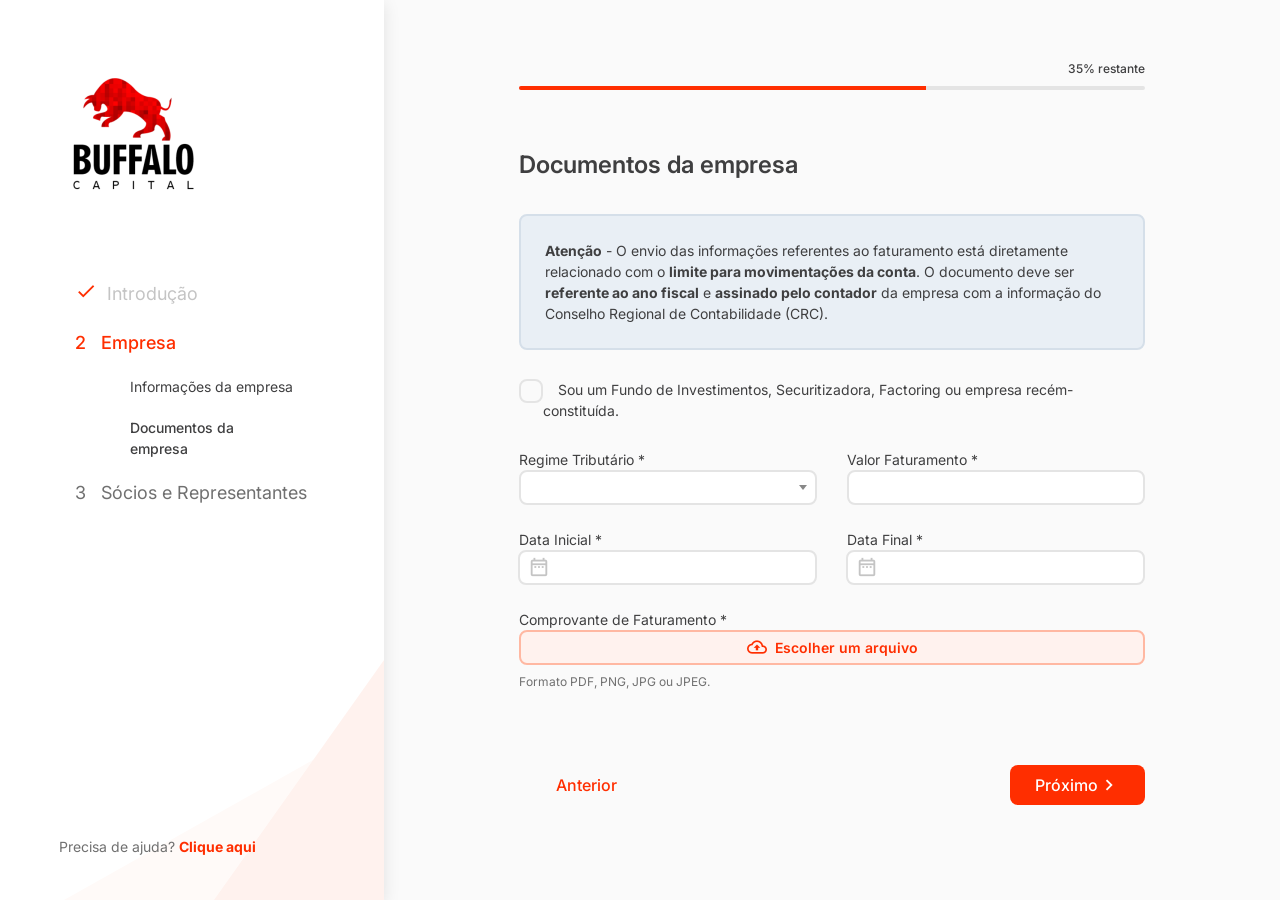
<file: pagina6/index.html>
<!DOCTYPE html><html lang="pt-br"><head>
    <title>Buffalo Capital - Onboarding</title>
    <meta charset="utf-8">
<script crossorigin="" src="js/rollbar.min.js" async=""></script><script type="text/javascript">window.NREUM||(NREUM={});NREUM.info={"beacon":"bam.nr-data.net","errorBeacon":"bam.nr-data.net","licenseKey":"NRJS-78ba5592b2bfce45919","applicationID":"527189387","transactionName":"IVlXFkpaWVpUE0xdCgBZWBBcXFtRQk4VAEsSV14HSxpHU0cEDUcB","queueTime":0,"applicationTime":94,"agent":""}</script>
<script type="text/javascript">(window.NREUM||(NREUM={})).init={privacy:{cookies_enabled:true},ajax:{deny_list:["bam.nr-data.net"]},distributed_tracing:{enabled:true}};(window.NREUM||(NREUM={})).loader_config={agentID:"527189916",accountID:"2845118",trustKey:"2845118",xpid:"Vg4DVFdSABAFVlZTDwgEXlM=",licenseKey:"NRJS-78ba5592b2bfce45919",applicationID:"527189387"};;/*! For license information please see nr-loader-spa-1.281.0.min.js.LICENSE.txt */
(()=>{var e,t,r={8122:(e,t,r)=>{"use strict";r.d(t,{a:()=>i});var n=r(944);function i(e,t){try{if(!e||"object"!=typeof e)return(0,n.R)(3);if(!t||"object"!=typeof t)return(0,n.R)(4);const r=Object.create(Object.getPrototypeOf(t),Object.getOwnPropertyDescriptors(t)),o=0===Object.keys(r).length?e:r;for(let a in o)if(void 0!==e[a])try{if(null===e[a]){r[a]=null;continue}Array.isArray(e[a])&&Array.isArray(t[a])?r[a]=Array.from(new Set([...e[a],...t[a]])):"object"==typeof e[a]&&"object"==typeof t[a]?r[a]=i(e[a],t[a]):r[a]=e[a]}catch(e){(0,n.R)(1,e)}return r}catch(e){(0,n.R)(2,e)}}},2555:(e,t,r)=>{"use strict";r.d(t,{Vp:()=>c,fn:()=>s,x1:()=>u});var n=r(384),i=r(8122);const o={beacon:n.NT.beacon,errorBeacon:n.NT.errorBeacon,licenseKey:void 0,applicationID:void 0,sa:void 0,queueTime:void 0,applicationTime:void 0,ttGuid:void 0,user:void 0,account:void 0,product:void 0,extra:void 0,jsAttributes:{},userAttributes:void 0,atts:void 0,transactionName:void 0,tNamePlain:void 0},a={};function s(e){try{const t=c(e);return!!t.licenseKey&&!!t.errorBeacon&&!!t.applicationID}catch(e){return!1}}function c(e){if(!e)throw new Error("All info objects require an agent identifier!");if(!a[e])throw new Error("Info for ".concat(e," was never set"));return a[e]}function u(e,t){if(!e)throw new Error("All info objects require an agent identifier!");a[e]=(0,i.a)(t,o);const r=(0,n.nY)(e);r&&(r.info=a[e])}},9417:(e,t,r)=>{"use strict";r.d(t,{D0:()=>p,gD:()=>m,xN:()=>g});var n=r(3333),i=r(993);const o=e=>{if(!e||"string"!=typeof e)return!1;try{document.createDocumentFragment().querySelector(e)}catch{return!1}return!0};var a=r(2614),s=r(944),c=r(384),u=r(8122);const d="[data-nr-mask]",l=()=>{const e={feature_flags:[],experimental:{marks:!1,measures:!1,resources:!1},mask_selector:"*",block_selector:"[data-nr-block]",mask_input_options:{color:!1,date:!1,"datetime-local":!1,email:!1,month:!1,number:!1,range:!1,search:!1,tel:!1,text:!1,time:!1,url:!1,week:!1,textarea:!1,select:!1,password:!0}};return{ajax:{deny_list:void 0,block_internal:!0,enabled:!0,autoStart:!0},distributed_tracing:{enabled:void 0,exclude_newrelic_header:void 0,cors_use_newrelic_header:void 0,cors_use_tracecontext_headers:void 0,allowed_origins:void 0},get feature_flags(){return e.feature_flags},set feature_flags(t){e.feature_flags=t},generic_events:{enabled:!0,autoStart:!0},harvest:{interval:30},jserrors:{enabled:!0,autoStart:!0},logging:{enabled:!0,autoStart:!0,level:i.p_.INFO},metrics:{enabled:!0,autoStart:!0},obfuscate:void 0,page_action:{enabled:!0},page_view_event:{enabled:!0,autoStart:!0},page_view_timing:{enabled:!0,autoStart:!0},performance:{get capture_marks(){return e.feature_flags.includes(n.$v.MARKS)||e.experimental.marks},set capture_marks(t){e.experimental.marks=t},get capture_measures(){return e.feature_flags.includes(n.$v.MEASURES)||e.experimental.measures},set capture_measures(t){e.experimental.measures=t},capture_detail:!0,resources:{get enabled(){return e.feature_flags.includes(n.$v.RESOURCES)||e.experimental.resources},set enabled(t){e.experimental.resources=t},asset_types:[],first_party_domains:[],ignore_newrelic:!0}},privacy:{cookies_enabled:!0},proxy:{assets:void 0,beacon:void 0},session:{expiresMs:a.wk,inactiveMs:a.BB},session_replay:{autoStart:!0,enabled:!1,preload:!1,sampling_rate:10,error_sampling_rate:100,collect_fonts:!1,inline_images:!1,fix_stylesheets:!0,mask_all_inputs:!0,get mask_text_selector(){return e.mask_selector},set mask_text_selector(t){o(t)?e.mask_selector="".concat(t,",").concat(d):""===t||null===t?e.mask_selector=d:(0,s.R)(5,t)},get block_class(){return"nr-block"},get ignore_class(){return"nr-ignore"},get mask_text_class(){return"nr-mask"},get block_selector(){return e.block_selector},set block_selector(t){o(t)?e.block_selector+=",".concat(t):""!==t&&(0,s.R)(6,t)},get mask_input_options(){return e.mask_input_options},set mask_input_options(t){t&&"object"==typeof t?e.mask_input_options={...t,password:!0}:(0,s.R)(7,t)}},session_trace:{enabled:!0,autoStart:!0},soft_navigations:{enabled:!0,autoStart:!0},spa:{enabled:!0,autoStart:!0},ssl:void 0,user_actions:{enabled:!0,elementAttributes:["id","className","tagName","type"]}}},f={},h="All configuration objects require an agent identifier!";function p(e){if(!e)throw new Error(h);if(!f[e])throw new Error("Configuration for ".concat(e," was never set"));return f[e]}function g(e,t){if(!e)throw new Error(h);f[e]=(0,u.a)(t,l());const r=(0,c.nY)(e);r&&(r.init=f[e])}function m(e,t){if(!e)throw new Error(h);var r=p(e);if(r){for(var n=t.split("."),i=0;i<n.length-1;i++)if("object"!=typeof(r=r[n[i]]))return;r=r[n[n.length-1]]}return r}},5603:(e,t,r)=>{"use strict";r.d(t,{a:()=>c,o:()=>s});var n=r(384),i=r(8122);const o={accountID:void 0,trustKey:void 0,agentID:void 0,licenseKey:void 0,applicationID:void 0,xpid:void 0},a={};function s(e){if(!e)throw new Error("All loader-config objects require an agent identifier!");if(!a[e])throw new Error("LoaderConfig for ".concat(e," was never set"));return a[e]}function c(e,t){if(!e)throw new Error("All loader-config objects require an agent identifier!");a[e]=(0,i.a)(t,o);const r=(0,n.nY)(e);r&&(r.loader_config=a[e])}},3371:(e,t,r)=>{"use strict";r.d(t,{V:()=>f,f:()=>l});var n=r(8122),i=r(384),o=r(6154),a=r(9324);let s=0;const c={buildEnv:a.F3,distMethod:a.Xs,version:a.xv,originTime:o.WN},u={customTransaction:void 0,disabled:!1,isolatedBacklog:!1,loaderType:void 0,maxBytes:3e4,onerror:void 0,ptid:void 0,releaseIds:{},appMetadata:{},session:void 0,denyList:void 0,timeKeeper:void 0,obfuscator:void 0,harvester:void 0},d={};function l(e){if(!e)throw new Error("All runtime objects require an agent identifier!");if(!d[e])throw new Error("Runtime for ".concat(e," was never set"));return d[e]}function f(e,t){if(!e)throw new Error("All runtime objects require an agent identifier!");d[e]={...(0,n.a)(t,u),...c},Object.hasOwnProperty.call(d[e],"harvestCount")||Object.defineProperty(d[e],"harvestCount",{get:()=>++s});const r=(0,i.nY)(e);r&&(r.runtime=d[e])}},9324:(e,t,r)=>{"use strict";r.d(t,{F3:()=>i,Xs:()=>o,Yq:()=>a,xv:()=>n});const n="1.281.0",i="PROD",o="CDN",a="^2.0.0-alpha.17"},6154:(e,t,r)=>{"use strict";r.d(t,{A4:()=>s,OF:()=>d,RI:()=>i,WN:()=>h,bv:()=>o,gm:()=>a,lR:()=>f,m:()=>u,mw:()=>c,sb:()=>l});var n=r(1863);const i="undefined"!=typeof window&&!!window.document,o="undefined"!=typeof WorkerGlobalScope&&("undefined"!=typeof self&&self instanceof WorkerGlobalScope&&self.navigator instanceof WorkerNavigator||"undefined"!=typeof globalThis&&globalThis instanceof WorkerGlobalScope&&globalThis.navigator instanceof WorkerNavigator),a=i?window:"undefined"!=typeof WorkerGlobalScope&&("undefined"!=typeof self&&self instanceof WorkerGlobalScope&&self||"undefined"!=typeof globalThis&&globalThis instanceof WorkerGlobalScope&&globalThis),s="complete"===a?.document?.readyState,c=Boolean("hidden"===a?.document?.visibilityState),u=""+a?.location,d=/iPad|iPhone|iPod/.test(a.navigator?.userAgent),l=d&&"undefined"==typeof SharedWorker,f=(()=>{const e=a.navigator?.userAgent?.match(/Firefox[/\s](\d+\.\d+)/);return Array.isArray(e)&&e.length>=2?+e[1]:0})(),h=Date.now()-(0,n.t)()},7295:(e,t,r)=>{"use strict";r.d(t,{Xv:()=>a,gX:()=>i,iW:()=>o});var n=[];function i(e){if(!e||o(e))return!1;if(0===n.length)return!0;for(var t=0;t<n.length;t++){var r=n[t];if("*"===r.hostname)return!1;if(s(r.hostname,e.hostname)&&c(r.pathname,e.pathname))return!1}return!0}function o(e){return void 0===e.hostname}function a(e){if(n=[],e&&e.length)for(var t=0;t<e.length;t++){let r=e[t];if(!r)continue;0===r.indexOf("http://")?r=r.substring(7):0===r.indexOf("https://")&&(r=r.substring(8));const i=r.indexOf("/");let o,a;i>0?(o=r.substring(0,i),a=r.substring(i)):(o=r,a="");let[s]=o.split(":");n.push({hostname:s,pathname:a})}}function s(e,t){return!(e.length>t.length)&&t.indexOf(e)===t.length-e.length}function c(e,t){return 0===e.indexOf("/")&&(e=e.substring(1)),0===t.indexOf("/")&&(t=t.substring(1)),""===e||e===t}},1687:(e,t,r)=>{"use strict";r.d(t,{Ak:()=>c,Ze:()=>l,x3:()=>u});var n=r(7836),i=r(3606),o=r(860),a=r(2646);const s={};function c(e,t){const r={staged:!1,priority:o.P3[t]||0};d(e),s[e].get(t)||s[e].set(t,r)}function u(e,t){e&&s[e]&&(s[e].get(t)&&s[e].delete(t),h(e,t,!1),s[e].size&&f(e))}function d(e){if(!e)throw new Error("agentIdentifier required");s[e]||(s[e]=new Map)}function l(e="",t="feature",r=!1){if(d(e),!e||!s[e].get(t)||r)return h(e,t);s[e].get(t).staged=!0,f(e)}function f(e){const t=Array.from(s[e]);t.every((([e,t])=>t.staged))&&(t.sort(((e,t)=>e[1].priority-t[1].priority)),t.forEach((([t])=>{s[e].delete(t),h(e,t)})))}function h(e,t,r=!0){const o=e?n.ee.get(e):n.ee,s=i.i.handlers;if(!o.aborted&&o.backlog&&s){if(r){const e=o.backlog[t],r=s[t];if(r){for(let t=0;e&&t<e.length;++t)p(e[t],r);Object.entries(r).forEach((([e,t])=>{Object.values(t||{}).forEach((t=>{t[0]?.on&&t[0]?.context()instanceof a.y&&t[0].on(e,t[1])}))}))}}o.isolatedBacklog||delete s[t],o.backlog[t]=null,o.emit("drain-"+t,[])}}function p(e,t){var r=e[1];Object.values(t[r]||{}).forEach((t=>{var r=e[0];if(t[0]===r){var n=t[1],i=e[3],o=e[2];n.apply(i,o)}}))}},7836:(e,t,r)=>{"use strict";r.d(t,{P:()=>c,ee:()=>u});var n=r(384),i=r(8990),o=r(3371),a=r(2646),s=r(5607);const c="nr@context:".concat(s.W),u=function e(t,r){var n={},s={},d={},l=!1;try{l=16===r.length&&(0,o.f)(r).isolatedBacklog}catch(e){}var f={on:p,addEventListener:p,removeEventListener:function(e,t){var r=n[e];if(!r)return;for(var i=0;i<r.length;i++)r[i]===t&&r.splice(i,1)},emit:function(e,r,n,i,o){!1!==o&&(o=!0);if(u.aborted&&!i)return;t&&o&&t.emit(e,r,n);for(var a=h(n),c=g(e),d=c.length,l=0;l<d;l++)c[l].apply(a,r);var p=v()[s[e]];p&&p.push([f,e,r,a]);return a},get:m,listeners:g,context:h,buffer:function(e,t){const r=v();if(t=t||"feature",f.aborted)return;Object.entries(e||{}).forEach((([e,n])=>{s[n]=t,t in r||(r[t]=[])}))},abort:function(){f._aborted=!0,Object.keys(f.backlog).forEach((e=>{delete f.backlog[e]}))},isBuffering:function(e){return!!v()[s[e]]},debugId:r,backlog:l?{}:t&&"object"==typeof t.backlog?t.backlog:{},isolatedBacklog:l};return Object.defineProperty(f,"aborted",{get:()=>{let e=f._aborted||!1;return e||(t&&(e=t.aborted),e)}}),f;function h(e){return e&&e instanceof a.y?e:e?(0,i.I)(e,c,(()=>new a.y(c))):new a.y(c)}function p(e,t){n[e]=g(e).concat(t)}function g(e){return n[e]||[]}function m(t){return d[t]=d[t]||e(f,t)}function v(){return f.backlog}}(void 0,"globalEE"),d=(0,n.Zm)();d.ee||(d.ee=u)},2646:(e,t,r)=>{"use strict";r.d(t,{y:()=>n});class n{constructor(e){this.contextId=e}}},9908:(e,t,r)=>{"use strict";r.d(t,{d:()=>n,p:()=>i});var n=r(7836).ee.get("handle");function i(e,t,r,i,o){o?(o.buffer([e],i),o.emit(e,t,r)):(n.buffer([e],i),n.emit(e,t,r))}},3606:(e,t,r)=>{"use strict";r.d(t,{i:()=>o});var n=r(9908);o.on=a;var i=o.handlers={};function o(e,t,r,o){a(o||n.d,i,e,t,r)}function a(e,t,r,i,o){o||(o="feature"),e||(e=n.d);var a=t[o]=t[o]||{};(a[r]=a[r]||[]).push([e,i])}},3878:(e,t,r)=>{"use strict";function n(e,t){return{capture:e,passive:!1,signal:t}}function i(e,t,r=!1,i){window.addEventListener(e,t,n(r,i))}function o(e,t,r=!1,i){document.addEventListener(e,t,n(r,i))}r.d(t,{DD:()=>o,jT:()=>n,sp:()=>i})},5607:(e,t,r)=>{"use strict";r.d(t,{W:()=>n});const n=(0,r(9566).bz)()},9566:(e,t,r)=>{"use strict";r.d(t,{LA:()=>s,ZF:()=>c,bz:()=>a,el:()=>u});var n=r(6154);const i="xxxxxxxx-xxxx-4xxx-yxxx-xxxxxxxxxxxx";function o(e,t){return e?15&e[t]:16*Math.random()|0}function a(){const e=n.gm?.crypto||n.gm?.msCrypto;let t,r=0;return e&&e.getRandomValues&&(t=e.getRandomValues(new Uint8Array(30))),i.split("").map((e=>"x"===e?o(t,r++).toString(16):"y"===e?(3&o()|8).toString(16):e)).join("")}function s(e){const t=n.gm?.crypto||n.gm?.msCrypto;let r,i=0;t&&t.getRandomValues&&(r=t.getRandomValues(new Uint8Array(e)));const a=[];for(var s=0;s<e;s++)a.push(o(r,i++).toString(16));return a.join("")}function c(){return s(16)}function u(){return s(32)}},2614:(e,t,r)=>{"use strict";r.d(t,{BB:()=>a,H3:()=>n,g:()=>u,iL:()=>c,tS:()=>s,uh:()=>i,wk:()=>o});const n="NRBA",i="SESSION",o=144e5,a=18e5,s={STARTED:"session-started",PAUSE:"session-pause",RESET:"session-reset",RESUME:"session-resume",UPDATE:"session-update"},c={SAME_TAB:"same-tab",CROSS_TAB:"cross-tab"},u={OFF:0,FULL:1,ERROR:2}},1863:(e,t,r)=>{"use strict";function n(){return Math.floor(performance.now())}r.d(t,{t:()=>n})},7485:(e,t,r)=>{"use strict";r.d(t,{D:()=>i});var n=r(6154);function i(e){if(0===(e||"").indexOf("data:"))return{protocol:"data"};try{const t=new URL(e,location.href),r={port:t.port,hostname:t.hostname,pathname:t.pathname,search:t.search,protocol:t.protocol.slice(0,t.protocol.indexOf(":")),sameOrigin:t.protocol===n.gm?.location?.protocol&&t.host===n.gm?.location?.host};return r.port&&""!==r.port||("http:"===t.protocol&&(r.port="80"),"https:"===t.protocol&&(r.port="443")),r.pathname&&""!==r.pathname?r.pathname.startsWith("/")||(r.pathname="/".concat(r.pathname)):r.pathname="/",r}catch(e){return{}}}},944:(e,t,r)=>{"use strict";function n(e,t){"function"==typeof console.debug&&console.debug("New Relic Warning: https://github.com/newrelic/newrelic-browser-agent/blob/main/docs/warning-codes.md#".concat(e),t)}r.d(t,{R:()=>n})},5284:(e,t,r)=>{"use strict";r.d(t,{t:()=>c,B:()=>s});var n=r(7836),i=r(6154);const o="newrelic";const a=new Set,s={};function c(e,t){const r=n.ee.get(t);s[t]??={},e&&"object"==typeof e&&(a.has(t)||(r.emit("rumresp",[e]),s[t]=e,a.add(t),function(e={}){try{i.gm.dispatchEvent(new CustomEvent(o,{detail:e}))}catch(e){}}({loaded:!0})))}},8990:(e,t,r)=>{"use strict";r.d(t,{I:()=>i});var n=Object.prototype.hasOwnProperty;function i(e,t,r){if(n.call(e,t))return e[t];var i=r();if(Object.defineProperty&&Object.keys)try{return Object.defineProperty(e,t,{value:i,writable:!0,enumerable:!1}),i}catch(e){}return e[t]=i,i}},6389:(e,t,r)=>{"use strict";function n(e,t=500,r={}){const n=r?.leading||!1;let i;return(...r)=>{n&&void 0===i&&(e.apply(this,r),i=setTimeout((()=>{i=clearTimeout(i)}),t)),n||(clearTimeout(i),i=setTimeout((()=>{e.apply(this,r)}),t))}}function i(e){let t=!1;return(...r)=>{t||(t=!0,e.apply(this,r))}}r.d(t,{J:()=>i,s:()=>n})},3304:(e,t,r)=>{"use strict";r.d(t,{A:()=>o});var n=r(7836);const i=()=>{const e=new WeakSet;return(t,r)=>{if("object"==typeof r&&null!==r){if(e.has(r))return;e.add(r)}return r}};function o(e){try{return JSON.stringify(e,i())??""}catch(e){try{n.ee.emit("internal-error",[e])}catch(e){}return""}}},5289:(e,t,r)=>{"use strict";r.d(t,{GG:()=>o,sB:()=>a});var n=r(3878);function i(){return"undefined"==typeof document||"complete"===document.readyState}function o(e,t){if(i())return e();(0,n.sp)("load",e,t)}function a(e){if(i())return e();(0,n.DD)("DOMContentLoaded",e)}},384:(e,t,r)=>{"use strict";r.d(t,{NT:()=>o,US:()=>d,Zm:()=>a,bQ:()=>c,dV:()=>s,nY:()=>u,pV:()=>l});var n=r(6154),i=r(1863);const o={beacon:"bam.nr-data.net",errorBeacon:"bam.nr-data.net"};function a(){return n.gm.NREUM||(n.gm.NREUM={}),void 0===n.gm.newrelic&&(n.gm.newrelic=n.gm.NREUM),n.gm.NREUM}function s(){let e=a();return e.o||(e.o={ST:n.gm.setTimeout,SI:n.gm.setImmediate,CT:n.gm.clearTimeout,XHR:n.gm.XMLHttpRequest,REQ:n.gm.Request,EV:n.gm.Event,PR:n.gm.Promise,MO:n.gm.MutationObserver,FETCH:n.gm.fetch,WS:n.gm.WebSocket}),e}function c(e,t){let r=a();r.initializedAgents??={},t.initializedAt={ms:(0,i.t)(),date:new Date},r.initializedAgents[e]=t}function u(e){let t=a();return t.initializedAgents?.[e]}function d(e,t){a()[e]=t}function l(){return function(){let e=a();const t=e.info||{};e.info={beacon:o.beacon,errorBeacon:o.errorBeacon,...t}}(),function(){let e=a();const t=e.init||{};e.init={...t}}(),s(),function(){let e=a();const t=e.loader_config||{};e.loader_config={...t}}(),a()}},2843:(e,t,r)=>{"use strict";r.d(t,{u:()=>i});var n=r(3878);function i(e,t=!1,r,i){(0,n.DD)("visibilitychange",(function(){if(t)return void("hidden"===document.visibilityState&&e());e(document.visibilityState)}),r,i)}},8139:(e,t,r)=>{"use strict";r.d(t,{u:()=>f});var n=r(7836),i=r(3434),o=r(8990),a=r(6154);const s={},c=a.gm.XMLHttpRequest,u="addEventListener",d="removeEventListener",l="nr@wrapped:".concat(n.P);function f(e){var t=function(e){return(e||n.ee).get("events")}(e);if(s[t.debugId]++)return t;s[t.debugId]=1;var r=(0,i.YM)(t,!0);function f(e){r.inPlace(e,[u,d],"-",p)}function p(e,t){return e[1]}return"getPrototypeOf"in Object&&(a.RI&&h(document,f),c&&h(c.prototype,f),h(a.gm,f)),t.on(u+"-start",(function(e,t){var n=e[1];if(null!==n&&("function"==typeof n||"object"==typeof n)){var i=(0,o.I)(n,l,(function(){var e={object:function(){if("function"!=typeof n.handleEvent)return;return n.handleEvent.apply(n,arguments)},function:n}[typeof n];return e?r(e,"fn-",null,e.name||"anonymous"):n}));this.wrapped=e[1]=i}})),t.on(d+"-start",(function(e){e[1]=this.wrapped||e[1]})),t}function h(e,t,...r){let n=e;for(;"object"==typeof n&&!Object.prototype.hasOwnProperty.call(n,u);)n=Object.getPrototypeOf(n);n&&t(n,...r)}},3434:(e,t,r)=>{"use strict";r.d(t,{Jt:()=>o,YM:()=>c});var n=r(7836),i=r(5607);const o="nr@original:".concat(i.W);var a=Object.prototype.hasOwnProperty,s=!1;function c(e,t){return e||(e=n.ee),r.inPlace=function(e,t,n,i,o){n||(n="");const a="-"===n.charAt(0);for(let s=0;s<t.length;s++){const c=t[s],u=e[c];d(u)||(e[c]=r(u,a?c+n:n,i,c,o))}},r.flag=o,r;function r(t,r,n,s,c){return d(t)?t:(r||(r=""),nrWrapper[o]=t,function(e,t,r){if(Object.defineProperty&&Object.keys)try{return Object.keys(e).forEach((function(r){Object.defineProperty(t,r,{get:function(){return e[r]},set:function(t){return e[r]=t,t}})})),t}catch(e){u([e],r)}for(var n in e)a.call(e,n)&&(t[n]=e[n])}(t,nrWrapper,e),nrWrapper);function nrWrapper(){var o,a,d,l;try{a=this,o=[...arguments],d="function"==typeof n?n(o,a):n||{}}catch(t){u([t,"",[o,a,s],d],e)}i(r+"start",[o,a,s],d,c);try{return l=t.apply(a,o)}catch(e){throw i(r+"err",[o,a,e],d,c),e}finally{i(r+"end",[o,a,l],d,c)}}}function i(r,n,i,o){if(!s||t){var a=s;s=!0;try{e.emit(r,n,i,t,o)}catch(t){u([t,r,n,i],e)}s=a}}}function u(e,t){t||(t=n.ee);try{t.emit("internal-error",e)}catch(e){}}function d(e){return!(e&&"function"==typeof e&&e.apply&&!e[o])}},9300:(e,t,r)=>{"use strict";r.d(t,{T:()=>n});const n=r(860).K7.ajax},3333:(e,t,r)=>{"use strict";r.d(t,{$v:()=>u,TZ:()=>n,Zp:()=>i,kd:()=>c,mq:()=>s,nf:()=>a,qN:()=>o});const n=r(860).K7.genericEvents,i=["auxclick","click","copy","keydown","paste","scrollend"],o=["focus","blur"],a=4,s=1e3,c=["PageAction","UserAction","BrowserPerformance"],u={MARKS:"experimental.marks",MEASURES:"experimental.measures",RESOURCES:"experimental.resources"}},6774:(e,t,r)=>{"use strict";r.d(t,{T:()=>n});const n=r(860).K7.jserrors},993:(e,t,r)=>{"use strict";r.d(t,{ET:()=>o,TZ:()=>a,p_:()=>i});var n=r(860);const i={ERROR:"ERROR",WARN:"WARN",INFO:"INFO",DEBUG:"DEBUG",TRACE:"TRACE"},o="log",a=n.K7.logging},3785:(e,t,r)=>{"use strict";r.d(t,{R:()=>c,b:()=>u});var n=r(9908),i=r(1863),o=r(860),a=r(3969),s=r(993);function c(e,t,r={},c=s.p_.INFO){(0,n.p)(a.xV,["API/logging/".concat(c.toLowerCase(),"/called")],void 0,o.K7.metrics,e),(0,n.p)(s.ET,[(0,i.t)(),t,r,c],void 0,o.K7.logging,e)}function u(e){return"string"==typeof e&&Object.values(s.p_).some((t=>t===e.toUpperCase().trim()))}},3969:(e,t,r)=>{"use strict";r.d(t,{TZ:()=>n,XG:()=>s,rs:()=>i,xV:()=>a,z_:()=>o});const n=r(860).K7.metrics,i="sm",o="cm",a="storeSupportabilityMetrics",s="storeEventMetrics"},6630:(e,t,r)=>{"use strict";r.d(t,{T:()=>n});const n=r(860).K7.pageViewEvent},782:(e,t,r)=>{"use strict";r.d(t,{T:()=>n});const n=r(860).K7.pageViewTiming},6344:(e,t,r)=>{"use strict";r.d(t,{BB:()=>d,G4:()=>o,Qb:()=>l,TZ:()=>i,Ug:()=>a,_s:()=>s,bc:()=>u,yP:()=>c});var n=r(2614);const i=r(860).K7.sessionReplay,o={RECORD:"recordReplay",PAUSE:"pauseReplay",REPLAY_RUNNING:"replayRunning",ERROR_DURING_REPLAY:"errorDuringReplay"},a=.12,s={DomContentLoaded:0,Load:1,FullSnapshot:2,IncrementalSnapshot:3,Meta:4,Custom:5},c={[n.g.ERROR]:15e3,[n.g.FULL]:3e5,[n.g.OFF]:0},u={RESET:{message:"Session was reset",sm:"Reset"},IMPORT:{message:"Recorder failed to import",sm:"Import"},TOO_MANY:{message:"429: Too Many Requests",sm:"Too-Many"},TOO_BIG:{message:"Payload was too large",sm:"Too-Big"},CROSS_TAB:{message:"Session Entity was set to OFF on another tab",sm:"Cross-Tab"},ENTITLEMENTS:{message:"Session Replay is not allowed and will not be started",sm:"Entitlement"}},d=5e3,l={API:"api"}},5270:(e,t,r)=>{"use strict";r.d(t,{Aw:()=>c,CT:()=>u,SR:()=>s});var n=r(384),i=r(9417),o=r(7767),a=r(6154);function s(e){return!!(0,n.dV)().o.MO&&(0,o.V)(e)&&!0===(0,i.gD)(e,"session_trace.enabled")}function c(e){return!0===(0,i.gD)(e,"session_replay.preload")&&s(e)}function u(e,t){const r=t.correctAbsoluteTimestamp(e);return{originalTimestamp:e,correctedTimestamp:r,timestampDiff:e-r,originTime:a.WN,correctedOriginTime:t.correctedOriginTime,originTimeDiff:Math.floor(a.WN-t.correctedOriginTime)}}},3738:(e,t,r)=>{"use strict";r.d(t,{He:()=>i,Kp:()=>s,Lc:()=>u,Rz:()=>d,TZ:()=>n,bD:()=>o,d3:()=>a,jx:()=>l,uP:()=>c});const n=r(860).K7.sessionTrace,i="bstResource",o="resource",a="-start",s="-end",c="fn"+a,u="fn"+s,d="pushState",l=1e3},3962:(e,t,r)=>{"use strict";r.d(t,{AM:()=>o,O2:()=>c,Qu:()=>u,TZ:()=>s,ih:()=>d,pP:()=>a,tC:()=>i});var n=r(860);const i=["click","keydown","submit","popstate"],o="api",a="initialPageLoad",s=n.K7.softNav,c={INITIAL_PAGE_LOAD:"",ROUTE_CHANGE:1,UNSPECIFIED:2},u={INTERACTION:1,AJAX:2,CUSTOM_END:3,CUSTOM_TRACER:4},d={IP:"in progress",FIN:"finished",CAN:"cancelled"}},7378:(e,t,r)=>{"use strict";r.d(t,{$p:()=>x,BR:()=>b,Kp:()=>R,L3:()=>y,Lc:()=>c,NC:()=>o,SG:()=>d,TZ:()=>i,U6:()=>p,UT:()=>m,d3:()=>w,dT:()=>f,e5:()=>T,gx:()=>v,l9:()=>l,oW:()=>h,op:()=>g,rw:()=>u,tH:()=>A,uP:()=>s,wW:()=>E,xq:()=>a});var n=r(384);const i=r(860).K7.spa,o=["click","submit","keypress","keydown","keyup","change"],a=999,s="fn-start",c="fn-end",u="cb-start",d="api-ixn-",l="remaining",f="interaction",h="spaNode",p="jsonpNode",g="fetch-start",m="fetch-done",v="fetch-body-",b="jsonp-end",y=(0,n.dV)().o.ST,w="-start",R="-end",x="-body",E="cb"+R,T="jsTime",A="fetch"},4234:(e,t,r)=>{"use strict";r.d(t,{W:()=>o});var n=r(7836),i=r(1687);class o{constructor(e,t){this.agentIdentifier=e,this.ee=n.ee.get(e),this.featureName=t,this.blocked=!1}deregisterDrain(){(0,i.x3)(this.agentIdentifier,this.featureName)}}},7767:(e,t,r)=>{"use strict";r.d(t,{V:()=>o});var n=r(9417),i=r(6154);const o=e=>i.RI&&!0===(0,n.gD)(e,"privacy.cookies_enabled")},425:(e,t,r)=>{"use strict";r.d(t,{j:()=>j});var n=r(860),i=r(2555),o=r(3371),a=r(9908),s=r(7836),c=r(1687),u=r(5289),d=r(6154),l=r(944),f=r(3969),h=r(384),p=r(6344);const g=["setErrorHandler","finished","addToTrace","addRelease","recordCustomEvent","addPageAction","setCurrentRouteName","setPageViewName","setCustomAttribute","interaction","noticeError","setUserId","setApplicationVersion","start",p.G4.RECORD,p.G4.PAUSE,"log","wrapLogger"],m=["setErrorHandler","finished","addToTrace","addRelease"];var v=r(1863),b=r(2614),y=r(993),w=r(3785),R=r(2646),x=r(3434);const E=new Map;function T(e,t,r,n){if("object"!=typeof t||!t||"string"!=typeof r||!r||"function"!=typeof t[r])return(0,l.R)(29);const i=function(e){return(e||s.ee).get("logger")}(e),o=(0,x.YM)(i),a=new R.y(s.P);a.level=n.level,a.customAttributes=n.customAttributes;const c=t[r]?.[x.Jt]||t[r];return E.set(c,a),o.inPlace(t,[r],"wrap-logger-",(()=>E.get(c))),i}function A(){const e=(0,h.pV)();g.forEach((t=>{e[t]=(...r)=>function(t,...r){let n=[];return Object.values(e.initializedAgents).forEach((e=>{e&&e.api?e.exposed&&e.api[t]&&n.push(e.api[t](...r)):(0,l.R)(38,t)})),n.length>1?n:n[0]}(t,...r)}))}const S={};var N=r(9417),_=r(5603),O=r(5284);const I=e=>{const t=e.startsWith("http");e+="/",r.p=t?e:"https://"+e};let P=!1;function j(e,t={},g,R){let{init:x,info:E,loader_config:j,runtime:C={},exposed:k=!0}=t;C.loaderType=g;const L=(0,h.pV)();E||(x=L.init,E=L.info,j=L.loader_config),(0,N.xN)(e.agentIdentifier,x||{}),(0,_.a)(e.agentIdentifier,j||{}),E.jsAttributes??={},d.bv&&(E.jsAttributes.isWorker=!0),(0,i.x1)(e.agentIdentifier,E);const H=(0,N.D0)(e.agentIdentifier),M=[E.beacon,E.errorBeacon];P||(H.proxy.assets&&(I(H.proxy.assets),M.push(H.proxy.assets)),H.proxy.beacon&&M.push(H.proxy.beacon),A(),(0,h.US)("activatedFeatures",O.B),e.runSoftNavOverSpa&&=!0===H.soft_navigations.enabled&&H.feature_flags.includes("soft_nav")),C.denyList=[...H.ajax.deny_list||[],...H.ajax.block_internal?M:[]],C.ptid=e.agentIdentifier,(0,o.V)(e.agentIdentifier,C),e.ee=s.ee.get(e.agentIdentifier),void 0===e.api&&(e.api=function(e,t,h=!1){t||(0,c.Ak)(e,"api");const g={};var R=s.ee.get(e),x=R.get("tracer");S[e]=b.g.OFF,R.on(p.G4.REPLAY_RUNNING,(t=>{S[e]=t}));var E="api-",A=E+"ixn-";function N(t,r,n,o){const a=(0,i.Vp)(e);return null===r?delete a.jsAttributes[t]:(0,i.x1)(e,{...a,jsAttributes:{...a.jsAttributes,[t]:r}}),I(E,n,!0,o||null===r?"session":void 0)(t,r)}function _(){}g.log=function(e,{customAttributes:t={},level:r=y.p_.INFO}={}){(0,a.p)(f.xV,["API/log/called"],void 0,n.K7.metrics,R),(0,w.R)(R,e,t,r)},g.wrapLogger=(e,t,{customAttributes:r={},level:i=y.p_.INFO}={})=>{(0,a.p)(f.xV,["API/wrapLogger/called"],void 0,n.K7.metrics,R),T(R,e,t,{customAttributes:r,level:i})},m.forEach((e=>{g[e]=I(E,e,!0,"api")})),g.addPageAction=I(E,"addPageAction",!0,n.K7.genericEvents),g.recordCustomEvent=I(E,"recordCustomEvent",!0,n.K7.genericEvents),g.setPageViewName=function(t,r){if("string"==typeof t)return"/"!==t.charAt(0)&&(t="/"+t),(0,o.f)(e).customTransaction=(r||"http://custom.transaction")+t,I(E,"setPageViewName",!0)()},g.setCustomAttribute=function(e,t,r=!1){if("string"==typeof e){if(["string","number","boolean"].includes(typeof t)||null===t)return N(e,t,"setCustomAttribute",r);(0,l.R)(40,typeof t)}else(0,l.R)(39,typeof e)},g.setUserId=function(e){if("string"==typeof e||null===e)return N("enduser.id",e,"setUserId",!0);(0,l.R)(41,typeof e)},g.setApplicationVersion=function(e){if("string"==typeof e||null===e)return N("application.version",e,"setApplicationVersion",!1);(0,l.R)(42,typeof e)},g.start=()=>{try{(0,a.p)(f.xV,["API/start/called"],void 0,n.K7.metrics,R),R.emit("manual-start-all")}catch(e){(0,l.R)(23,e)}},g[p.G4.RECORD]=function(){(0,a.p)(f.xV,["API/recordReplay/called"],void 0,n.K7.metrics,R),(0,a.p)(p.G4.RECORD,[],void 0,n.K7.sessionReplay,R)},g[p.G4.PAUSE]=function(){(0,a.p)(f.xV,["API/pauseReplay/called"],void 0,n.K7.metrics,R),(0,a.p)(p.G4.PAUSE,[],void 0,n.K7.sessionReplay,R)},g.interaction=function(e){return(new _).get("object"==typeof e?e:{})};const O=_.prototype={createTracer:function(e,t){var r={},i=this,o="function"==typeof t;return(0,a.p)(f.xV,["API/createTracer/called"],void 0,n.K7.metrics,R),h||(0,a.p)(A+"tracer",[(0,v.t)(),e,r],i,n.K7.spa,R),function(){if(x.emit((o?"":"no-")+"fn-start",[(0,v.t)(),i,o],r),o)try{return t.apply(this,arguments)}catch(e){const t="string"==typeof e?new Error(e):e;throw x.emit("fn-err",[arguments,this,t],r),t}finally{x.emit("fn-end",[(0,v.t)()],r)}}}};function I(e,t,r,i){return function(){return(0,a.p)(f.xV,["API/"+t+"/called"],void 0,n.K7.metrics,R),i&&(0,a.p)(e+t,[r?(0,v.t)():performance.now(),...arguments],r?null:this,i,R),r?void 0:this}}function P(){r.e(478).then(r.bind(r,8778)).then((({setAPI:t})=>{t(e),(0,c.Ze)(e,"api")})).catch((e=>{(0,l.R)(27,e),R.abort()}))}return["actionText","setName","setAttribute","save","ignore","onEnd","getContext","end","get"].forEach((e=>{O[e]=I(A,e,void 0,h?n.K7.softNav:n.K7.spa)})),g.setCurrentRouteName=h?I(A,"routeName",void 0,n.K7.softNav):I(E,"routeName",!0,n.K7.spa),g.noticeError=function(t,r){"string"==typeof t&&(t=new Error(t)),(0,a.p)(f.xV,["API/noticeError/called"],void 0,n.K7.metrics,R),(0,a.p)("err",[t,(0,v.t)(),!1,r,!!S[e]],void 0,n.K7.jserrors,R)},d.RI?(0,u.GG)((()=>P()),!0):P(),g}(e.agentIdentifier,R,e.runSoftNavOverSpa)),void 0===e.exposed&&(e.exposed=k),P=!0}},8374:(e,t,r)=>{r.nc=(()=>{try{return document?.currentScript?.nonce}catch(e){}return""})()},860:(e,t,r)=>{"use strict";r.d(t,{$J:()=>u,K7:()=>s,P3:()=>c,XX:()=>i,qY:()=>n,v4:()=>a});const n="events",i="jserrors",o="browser/blobs",a="rum",s={ajax:"ajax",genericEvents:"generic_events",jserrors:i,logging:"logging",metrics:"metrics",pageAction:"page_action",pageViewEvent:"page_view_event",pageViewTiming:"page_view_timing",sessionReplay:"session_replay",sessionTrace:"session_trace",softNav:"soft_navigations",spa:"spa"},c={[s.pageViewEvent]:1,[s.pageViewTiming]:2,[s.metrics]:3,[s.jserrors]:4,[s.spa]:5,[s.ajax]:6,[s.sessionTrace]:7,[s.softNav]:8,[s.sessionReplay]:9,[s.logging]:10,[s.genericEvents]:11},u={[s.pageViewEvent]:a,[s.pageViewTiming]:n,[s.ajax]:n,[s.spa]:n,[s.softNav]:n,[s.metrics]:i,[s.jserrors]:i,[s.sessionTrace]:o,[s.sessionReplay]:o,[s.logging]:"browser/logs",[s.genericEvents]:"ins"}}},n={};function i(e){var t=n[e];if(void 0!==t)return t.exports;var o=n[e]={exports:{}};return r[e](o,o.exports,i),o.exports}i.m=r,i.d=(e,t)=>{for(var r in t)i.o(t,r)&&!i.o(e,r)&&Object.defineProperty(e,r,{enumerable:!0,get:t[r]})},i.f={},i.e=e=>Promise.all(Object.keys(i.f).reduce(((t,r)=>(i.f[r](e,t),t)),[])),i.u=e=>({212:"nr-spa-compressor",249:"nr-spa-recorder",478:"nr-spa"}[e]+"-1.281.0.min.js"),i.o=(e,t)=>Object.prototype.hasOwnProperty.call(e,t),e={},t="NRBA-1.281.0.PROD:",i.l=(r,n,o,a)=>{if(e[r])e[r].push(n);else{var s,c;if(void 0!==o)for(var u=document.getElementsByTagName("script"),d=0;d<u.length;d++){var l=u[d];if(l.getAttribute("src")==r||l.getAttribute("data-webpack")==t+o){s=l;break}}if(!s){c=!0;var f={478:"sha512-jmvAlmjCn64ans8tLueqHRlBI/iWekylsDWb94A77CG0ukSriVDvgD3dThx+XjUSBBBMYhFn8B1a18fViyBPEQ==",249:"sha512-ICY/ZrcytM/86t5KFy+9OAWVYmNNJy10EBtxoSUGjQWuZx53p/eLo+L8HfrGjvHuRHRnutqLTGSnvNttffJkaA==",212:"sha512-pQSn+X/RfBOvx/49HvlghaiXMLhhDQXTi13n1N2XMpDquWJgs9U0pbqE3RbAnYC9nsdaTu/RVGvneEPv1fpCxA=="};(s=document.createElement("script")).charset="utf-8",s.timeout=120,i.nc&&s.setAttribute("nonce",i.nc),s.setAttribute("data-webpack",t+o),s.src=r,0!==s.src.indexOf(window.location.origin+"/")&&(s.crossOrigin="anonymous"),f[a]&&(s.integrity=f[a])}e[r]=[n];var h=(t,n)=>{s.onerror=s.onload=null,clearTimeout(p);var i=e[r];if(delete e[r],s.parentNode&&s.parentNode.removeChild(s),i&&i.forEach((e=>e(n))),t)return t(n)},p=setTimeout(h.bind(null,void 0,{type:"timeout",target:s}),12e4);s.onerror=h.bind(null,s.onerror),s.onload=h.bind(null,s.onload),c&&document.head.appendChild(s)}},i.r=e=>{"undefined"!=typeof Symbol&&Symbol.toStringTag&&Object.defineProperty(e,Symbol.toStringTag,{value:"Module"}),Object.defineProperty(e,"__esModule",{value:!0})},i.p="https://js-agent.newrelic.com/",(()=>{var e={38:0,788:0};i.f.j=(t,r)=>{var n=i.o(e,t)?e[t]:void 0;if(0!==n)if(n)r.push(n[2]);else{var o=new Promise(((r,i)=>n=e[t]=[r,i]));r.push(n[2]=o);var a=i.p+i.u(t),s=new Error;i.l(a,(r=>{if(i.o(e,t)&&(0!==(n=e[t])&&(e[t]=void 0),n)){var o=r&&("load"===r.type?"missing":r.type),a=r&&r.target&&r.target.src;s.message="Loading chunk "+t+" failed.\n("+o+": "+a+")",s.name="ChunkLoadError",s.type=o,s.request=a,n[1](s)}}),"chunk-"+t,t)}};var t=(t,r)=>{var n,o,[a,s,c]=r,u=0;if(a.some((t=>0!==e[t]))){for(n in s)i.o(s,n)&&(i.m[n]=s[n]);if(c)c(i)}for(t&&t(r);u<a.length;u++)o=a[u],i.o(e,o)&&e[o]&&e[o][0](),e[o]=0},r=self["webpackChunk:NRBA-1.281.0.PROD"]=self["webpackChunk:NRBA-1.281.0.PROD"]||[];r.forEach(t.bind(null,0)),r.push=t.bind(null,r.push.bind(r))})(),(()=>{"use strict";i(8374);var e=i(944),t=i(6344),r=i(9566);class n{agentIdentifier;constructor(){this.agentIdentifier=(0,r.LA)(16)}#e(t,...r){if("function"==typeof this.api?.[t])return this.api[t](...r);(0,e.R)(35,t)}addPageAction(e,t){return this.#e("addPageAction",e,t)}recordCustomEvent(e,t){return this.#e("recordCustomEvent",e,t)}setPageViewName(e,t){return this.#e("setPageViewName",e,t)}setCustomAttribute(e,t,r){return this.#e("setCustomAttribute",e,t,r)}noticeError(e,t){return this.#e("noticeError",e,t)}setUserId(e){return this.#e("setUserId",e)}setApplicationVersion(e){return this.#e("setApplicationVersion",e)}setErrorHandler(e){return this.#e("setErrorHandler",e)}addRelease(e,t){return this.#e("addRelease",e,t)}log(e,t){return this.#e("log",e,t)}}class o extends n{#e(t,...r){if("function"==typeof this.api?.[t])return this.api[t](...r);(0,e.R)(35,t)}start(){return this.#e("start")}finished(e){return this.#e("finished",e)}recordReplay(){return this.#e(t.G4.RECORD)}pauseReplay(){return this.#e(t.G4.PAUSE)}addToTrace(e){return this.#e("addToTrace",e)}setCurrentRouteName(e){return this.#e("setCurrentRouteName",e)}interaction(){return this.#e("interaction")}wrapLogger(e,t,r){return this.#e("wrapLogger",e,t,r)}}var a=i(860),s=i(9417);const c=Object.values(a.K7);function u(e){const t={};return c.forEach((r=>{t[r]=function(e,t){return!0===(0,s.gD)(t,"".concat(e,".enabled"))}(r,e)})),t}var d=i(425);var l=i(1687),f=i(4234),h=i(5289),p=i(6154),g=i(5270),m=i(7767),v=i(6389);class b extends f.W{constructor(e,t,r=!0){super(e.agentIdentifier,t),this.auto=r,this.abortHandler=void 0,this.featAggregate=void 0,this.onAggregateImported=void 0,!1===e.init[this.featureName].autoStart&&(this.auto=!1),this.auto?(0,l.Ak)(e.agentIdentifier,t):this.ee.on("manual-start-all",(0,v.J)((()=>{(0,l.Ak)(e.agentIdentifier,this.featureName),this.auto=!0,this.importAggregator(e)})))}importAggregator(t,r={}){if(this.featAggregate||!this.auto)return;let n;this.onAggregateImported=new Promise((e=>{n=e}));const o=async()=>{let o;try{if((0,m.V)(this.agentIdentifier)){const{setupAgentSession:e}=await i.e(478).then(i.bind(i,6526));o=e(t)}}catch(t){(0,e.R)(20,t),this.ee.emit("internal-error",[t]),this.featureName===a.K7.sessionReplay&&this.abortHandler?.()}try{if(!this.#t(this.featureName,o))return(0,l.Ze)(this.agentIdentifier,this.featureName),void n(!1);const{lazyFeatureLoader:e}=await i.e(478).then(i.bind(i,6103)),{Aggregate:a}=await e(this.featureName,"aggregate");this.featAggregate=new a(t,r),t.runtime.harvester.initializedAggregates.push(this.featAggregate),n(!0)}catch(t){(0,e.R)(34,t),this.abortHandler?.(),(0,l.Ze)(this.agentIdentifier,this.featureName,!0),n(!1),this.ee&&this.ee.abort()}};p.RI?(0,h.GG)((()=>o()),!0):o()}#t(e,t){switch(e){case a.K7.sessionReplay:return(0,g.SR)(this.agentIdentifier)&&!!t;case a.K7.sessionTrace:return!!t;default:return!0}}}var y=i(6630);class w extends b{static featureName=y.T;constructor(e,t=!0){super(e,y.T,t),this.importAggregator(e)}}var R=i(384);var x=i(9908),E=i(2843),T=i(3878),A=i(782),S=i(1863);class N extends b{static featureName=A.T;constructor(e,t=!0){super(e,A.T,t),p.RI&&((0,E.u)((()=>(0,x.p)("docHidden",[(0,S.t)()],void 0,A.T,this.ee)),!0),(0,T.sp)("pagehide",(()=>(0,x.p)("winPagehide",[(0,S.t)()],void 0,A.T,this.ee))),this.importAggregator(e))}}var _=i(3969);class O extends b{static featureName=_.TZ;constructor(e,t=!0){super(e,_.TZ,t),this.importAggregator(e)}}var I=i(6774),P=i(3304);class j{constructor(e,t,r,n,i){this.name="UncaughtError",this.message="string"==typeof e?e:(0,P.A)(e),this.sourceURL=t,this.line=r,this.column=n,this.__newrelic=i}}function C(e){return H(e)?e:new j(void 0!==e?.message?e.message:e,e?.filename||e?.sourceURL,e?.lineno||e?.line,e?.colno||e?.col,e?.__newrelic)}function k(e){const t="Unhandled Promise Rejection";if(!e?.reason)return;if(H(e.reason))try{return e.reason.message=t+": "+e.reason.message,C(e.reason)}catch(t){return C(e.reason)}const r=C(e.reason);return r.message=t+": "+r?.message,r}function L(e){if(e.error instanceof SyntaxError&&!/:\d+$/.test(e.error.stack?.trim())){const t=new j(e.message,e.filename,e.lineno,e.colno,e.error.__newrelic);return t.name=SyntaxError.name,t}return H(e.error)?e.error:C(e)}function H(e){return e instanceof Error&&!!e.stack}class M extends b{static featureName=I.T;#r=!1;constructor(e,r=!0){super(e,I.T,r);try{this.removeOnAbort=new AbortController}catch(e){}this.ee.on("internal-error",((e,t)=>{this.abortHandler&&(0,x.p)("ierr",[C(e),(0,S.t)(),!0,{},this.#r,t],void 0,this.featureName,this.ee)})),this.ee.on(t.G4.REPLAY_RUNNING,(e=>{this.#r=e})),p.gm.addEventListener("unhandledrejection",(e=>{this.abortHandler&&(0,x.p)("err",[k(e),(0,S.t)(),!1,{unhandledPromiseRejection:1},this.#r],void 0,this.featureName,this.ee)}),(0,T.jT)(!1,this.removeOnAbort?.signal)),p.gm.addEventListener("error",(e=>{this.abortHandler&&(0,x.p)("err",[L(e),(0,S.t)(),!1,{},this.#r],void 0,this.featureName,this.ee)}),(0,T.jT)(!1,this.removeOnAbort?.signal)),this.abortHandler=this.#n,this.importAggregator(e)}#n(){this.removeOnAbort?.abort(),this.abortHandler=void 0}}var D=i(8990);let K=1;const U="nr@id";function V(e){const t=typeof e;return!e||"object"!==t&&"function"!==t?-1:e===p.gm?0:(0,D.I)(e,U,(function(){return K++}))}function G(e){if("string"==typeof e&&e.length)return e.length;if("object"==typeof e){if("undefined"!=typeof ArrayBuffer&&e instanceof ArrayBuffer&&e.byteLength)return e.byteLength;if("undefined"!=typeof Blob&&e instanceof Blob&&e.size)return e.size;if(!("undefined"!=typeof FormData&&e instanceof FormData))try{return(0,P.A)(e).length}catch(e){return}}}var F=i(8139),B=i(7836),W=i(3434);const z={},q=["open","send"];function Z(t){var r=t||B.ee;const n=function(e){return(e||B.ee).get("xhr")}(r);if(void 0===p.gm.XMLHttpRequest)return n;if(z[n.debugId]++)return n;z[n.debugId]=1,(0,F.u)(r);var i=(0,W.YM)(n),o=p.gm.XMLHttpRequest,a=p.gm.MutationObserver,s=p.gm.Promise,c=p.gm.setInterval,u="readystatechange",d=["onload","onerror","onabort","onloadstart","onloadend","onprogress","ontimeout"],l=[],f=p.gm.XMLHttpRequest=function(t){const r=new o(t),a=n.context(r);try{n.emit("new-xhr",[r],a),r.addEventListener(u,(s=a,function(){var e=this;e.readyState>3&&!s.resolved&&(s.resolved=!0,n.emit("xhr-resolved",[],e)),i.inPlace(e,d,"fn-",y)}),(0,T.jT)(!1))}catch(t){(0,e.R)(15,t);try{n.emit("internal-error",[t])}catch(e){}}var s;return r};function h(e,t){i.inPlace(t,["onreadystatechange"],"fn-",y)}if(function(e,t){for(var r in e)t[r]=e[r]}(o,f),f.prototype=o.prototype,i.inPlace(f.prototype,q,"-xhr-",y),n.on("send-xhr-start",(function(e,t){h(e,t),function(e){l.push(e),a&&(g?g.then(b):c?c(b):(m=-m,v.data=m))}(t)})),n.on("open-xhr-start",h),a){var g=s&&s.resolve();if(!c&&!s){var m=1,v=document.createTextNode(m);new a(b).observe(v,{characterData:!0})}}else r.on("fn-end",(function(e){e[0]&&e[0].type===u||b()}));function b(){for(var e=0;e<l.length;e++)h(0,l[e]);l.length&&(l=[])}function y(e,t){return t}return n}var Y="fetch-",X=Y+"body-",J=["arrayBuffer","blob","json","text","formData"],Q=p.gm.Request,ee=p.gm.Response,te="prototype";const re={};function ne(e){const t=function(e){return(e||B.ee).get("fetch")}(e);if(!(Q&&ee&&p.gm.fetch))return t;if(re[t.debugId]++)return t;function r(e,r,n){var i=e[r];"function"==typeof i&&(e[r]=function(){var e,r=[...arguments],o={};t.emit(n+"before-start",[r],o),o[B.P]&&o[B.P].dt&&(e=o[B.P].dt);var a=i.apply(this,r);return t.emit(n+"start",[r,e],a),a.then((function(e){return t.emit(n+"end",[null,e],a),e}),(function(e){throw t.emit(n+"end",[e],a),e}))})}return re[t.debugId]=1,J.forEach((e=>{r(Q[te],e,X),r(ee[te],e,X)})),r(p.gm,"fetch",Y),t.on(Y+"end",(function(e,r){var n=this;if(r){var i=r.headers.get("content-length");null!==i&&(n.rxSize=i),t.emit(Y+"done",[null,r],n)}else t.emit(Y+"done",[e],n)})),t}var ie=i(7485),oe=i(5603);class ae{constructor(e){this.agentIdentifier=e}generateTracePayload(e){if(!this.shouldGenerateTrace(e))return null;var t=(0,oe.o)(this.agentIdentifier);if(!t)return null;var n=(t.accountID||"").toString()||null,i=(t.agentID||"").toString()||null,o=(t.trustKey||"").toString()||null;if(!n||!i)return null;var a=(0,r.ZF)(),s=(0,r.el)(),c=Date.now(),u={spanId:a,traceId:s,timestamp:c};return(e.sameOrigin||this.isAllowedOrigin(e)&&this.useTraceContextHeadersForCors())&&(u.traceContextParentHeader=this.generateTraceContextParentHeader(a,s),u.traceContextStateHeader=this.generateTraceContextStateHeader(a,c,n,i,o)),(e.sameOrigin&&!this.excludeNewrelicHeader()||!e.sameOrigin&&this.isAllowedOrigin(e)&&this.useNewrelicHeaderForCors())&&(u.newrelicHeader=this.generateTraceHeader(a,s,c,n,i,o)),u}generateTraceContextParentHeader(e,t){return"00-"+t+"-"+e+"-01"}generateTraceContextStateHeader(e,t,r,n,i){return i+"@nr=0-1-"+r+"-"+n+"-"+e+"----"+t}generateTraceHeader(e,t,r,n,i,o){if(!("function"==typeof p.gm?.btoa))return null;var a={v:[0,1],d:{ty:"Browser",ac:n,ap:i,id:e,tr:t,ti:r}};return o&&n!==o&&(a.d.tk=o),btoa((0,P.A)(a))}shouldGenerateTrace(e){return this.isDtEnabled()&&this.isAllowedOrigin(e)}isAllowedOrigin(e){var t=!1,r={};if((0,s.gD)(this.agentIdentifier,"distributed_tracing")&&(r=(0,s.D0)(this.agentIdentifier).distributed_tracing),e.sameOrigin)t=!0;else if(r.allowed_origins instanceof Array)for(var n=0;n<r.allowed_origins.length;n++){var i=(0,ie.D)(r.allowed_origins[n]);if(e.hostname===i.hostname&&e.protocol===i.protocol&&e.port===i.port){t=!0;break}}return t}isDtEnabled(){var e=(0,s.gD)(this.agentIdentifier,"distributed_tracing");return!!e&&!!e.enabled}excludeNewrelicHeader(){var e=(0,s.gD)(this.agentIdentifier,"distributed_tracing");return!!e&&!!e.exclude_newrelic_header}useNewrelicHeaderForCors(){var e=(0,s.gD)(this.agentIdentifier,"distributed_tracing");return!!e&&!1!==e.cors_use_newrelic_header}useTraceContextHeadersForCors(){var e=(0,s.gD)(this.agentIdentifier,"distributed_tracing");return!!e&&!!e.cors_use_tracecontext_headers}}var se=i(9300),ce=i(7295),ue=["load","error","abort","timeout"],de=ue.length,le=(0,R.dV)().o.REQ,fe=(0,R.dV)().o.XHR;class he extends b{static featureName=se.T;constructor(e,t=!0){super(e,se.T,t),this.dt=new ae(e.agentIdentifier),this.handler=(e,t,r,n)=>(0,x.p)(e,t,r,n,this.ee);try{const e={xmlhttprequest:"xhr",fetch:"fetch",beacon:"beacon"};p.gm?.performance?.getEntriesByType("resource").forEach((t=>{if(t.initiatorType in e&&0!==t.responseStatus){const r={status:t.responseStatus},n={rxSize:t.transferSize,duration:Math.floor(t.duration),cbTime:0};pe(r,t.name),this.handler("xhr",[r,n,t.startTime,t.responseEnd,e[t.initiatorType]],void 0,a.K7.ajax)}}))}catch(e){}ne(this.ee),Z(this.ee),function(e,t,r,n){function i(e){var t=this;t.totalCbs=0,t.called=0,t.cbTime=0,t.end=R,t.ended=!1,t.xhrGuids={},t.lastSize=null,t.loadCaptureCalled=!1,t.params=this.params||{},t.metrics=this.metrics||{},e.addEventListener("load",(function(r){E(t,e)}),(0,T.jT)(!1)),p.lR||e.addEventListener("progress",(function(e){t.lastSize=e.loaded}),(0,T.jT)(!1))}function o(e){this.params={method:e[0]},pe(this,e[1]),this.metrics={}}function s(t,r){e.loader_config.xpid&&this.sameOrigin&&r.setRequestHeader("X-NewRelic-ID",e.loader_config.xpid);var i=n.generateTracePayload(this.parsedOrigin);if(i){var o=!1;i.newrelicHeader&&(r.setRequestHeader("newrelic",i.newrelicHeader),o=!0),i.traceContextParentHeader&&(r.setRequestHeader("traceparent",i.traceContextParentHeader),i.traceContextStateHeader&&r.setRequestHeader("tracestate",i.traceContextStateHeader),o=!0),o&&(this.dt=i)}}function c(e,r){var n=this.metrics,i=e[0],o=this;if(n&&i){var a=G(i);a&&(n.txSize=a)}this.startTime=(0,S.t)(),this.body=i,this.listener=function(e){try{"abort"!==e.type||o.loadCaptureCalled||(o.params.aborted=!0),("load"!==e.type||o.called===o.totalCbs&&(o.onloadCalled||"function"!=typeof r.onload)&&"function"==typeof o.end)&&o.end(r)}catch(e){try{t.emit("internal-error",[e])}catch(e){}}};for(var s=0;s<de;s++)r.addEventListener(ue[s],this.listener,(0,T.jT)(!1))}function u(e,t,r){this.cbTime+=e,t?this.onloadCalled=!0:this.called+=1,this.called!==this.totalCbs||!this.onloadCalled&&"function"==typeof r.onload||"function"!=typeof this.end||this.end(r)}function d(e,t){var r=""+V(e)+!!t;this.xhrGuids&&!this.xhrGuids[r]&&(this.xhrGuids[r]=!0,this.totalCbs+=1)}function l(e,t){var r=""+V(e)+!!t;this.xhrGuids&&this.xhrGuids[r]&&(delete this.xhrGuids[r],this.totalCbs-=1)}function f(){this.endTime=(0,S.t)()}function h(e,r){r instanceof fe&&"load"===e[0]&&t.emit("xhr-load-added",[e[1],e[2]],r)}function g(e,r){r instanceof fe&&"load"===e[0]&&t.emit("xhr-load-removed",[e[1],e[2]],r)}function m(e,t,r){t instanceof fe&&("onload"===r&&(this.onload=!0),("load"===(e[0]&&e[0].type)||this.onload)&&(this.xhrCbStart=(0,S.t)()))}function v(e,r){this.xhrCbStart&&t.emit("xhr-cb-time",[(0,S.t)()-this.xhrCbStart,this.onload,r],r)}function b(e){var t,r=e[1]||{};if("string"==typeof e[0]?0===(t=e[0]).length&&p.RI&&(t=""+p.gm.location.href):e[0]&&e[0].url?t=e[0].url:p.gm?.URL&&e[0]&&e[0]instanceof URL?t=e[0].href:"function"==typeof e[0].toString&&(t=e[0].toString()),"string"==typeof t&&0!==t.length){t&&(this.parsedOrigin=(0,ie.D)(t),this.sameOrigin=this.parsedOrigin.sameOrigin);var i=n.generateTracePayload(this.parsedOrigin);if(i&&(i.newrelicHeader||i.traceContextParentHeader))if(e[0]&&e[0].headers)s(e[0].headers,i)&&(this.dt=i);else{var o={};for(var a in r)o[a]=r[a];o.headers=new Headers(r.headers||{}),s(o.headers,i)&&(this.dt=i),e.length>1?e[1]=o:e.push(o)}}function s(e,t){var r=!1;return t.newrelicHeader&&(e.set("newrelic",t.newrelicHeader),r=!0),t.traceContextParentHeader&&(e.set("traceparent",t.traceContextParentHeader),t.traceContextStateHeader&&e.set("tracestate",t.traceContextStateHeader),r=!0),r}}function y(e,t){this.params={},this.metrics={},this.startTime=(0,S.t)(),this.dt=t,e.length>=1&&(this.target=e[0]),e.length>=2&&(this.opts=e[1]);var r,n=this.opts||{},i=this.target;"string"==typeof i?r=i:"object"==typeof i&&i instanceof le?r=i.url:p.gm?.URL&&"object"==typeof i&&i instanceof URL&&(r=i.href),pe(this,r);var o=(""+(i&&i instanceof le&&i.method||n.method||"GET")).toUpperCase();this.params.method=o,this.body=n.body,this.txSize=G(n.body)||0}function w(e,t){if(this.endTime=(0,S.t)(),this.params||(this.params={}),(0,ce.iW)(this.params))return;let n;this.params.status=t?t.status:0,"string"==typeof this.rxSize&&this.rxSize.length>0&&(n=+this.rxSize);const i={txSize:this.txSize,rxSize:n,duration:(0,S.t)()-this.startTime};r("xhr",[this.params,i,this.startTime,this.endTime,"fetch"],this,a.K7.ajax)}function R(e){const t=this.params,n=this.metrics;if(!this.ended){this.ended=!0;for(let t=0;t<de;t++)e.removeEventListener(ue[t],this.listener,!1);t.aborted||(0,ce.iW)(t)||(n.duration=(0,S.t)()-this.startTime,this.loadCaptureCalled||4!==e.readyState?null==t.status&&(t.status=0):E(this,e),n.cbTime=this.cbTime,r("xhr",[t,n,this.startTime,this.endTime,"xhr"],this,a.K7.ajax))}}function E(e,r){e.params.status=r.status;var n=function(e,t){var r=e.responseType;return"json"===r&&null!==t?t:"arraybuffer"===r||"blob"===r||"json"===r?G(e.response):"text"===r||""===r||void 0===r?G(e.responseText):void 0}(r,e.lastSize);if(n&&(e.metrics.rxSize=n),e.sameOrigin){var i=r.getResponseHeader("X-NewRelic-App-Data");i&&((0,x.p)(_.rs,["Ajax/CrossApplicationTracing/Header/Seen"],void 0,a.K7.metrics,t),e.params.cat=i.split(", ").pop())}e.loadCaptureCalled=!0}t.on("new-xhr",i),t.on("open-xhr-start",o),t.on("open-xhr-end",s),t.on("send-xhr-start",c),t.on("xhr-cb-time",u),t.on("xhr-load-added",d),t.on("xhr-load-removed",l),t.on("xhr-resolved",f),t.on("addEventListener-end",h),t.on("removeEventListener-end",g),t.on("fn-end",v),t.on("fetch-before-start",b),t.on("fetch-start",y),t.on("fn-start",m),t.on("fetch-done",w)}(e,this.ee,this.handler,this.dt),this.importAggregator(e)}}function pe(e,t){var r=(0,ie.D)(t),n=e.params||e;n.hostname=r.hostname,n.port=r.port,n.protocol=r.protocol,n.host=r.hostname+":"+r.port,n.pathname=r.pathname,e.parsedOrigin=r,e.sameOrigin=r.sameOrigin}const ge={},me=["pushState","replaceState"];function ve(e){const t=function(e){return(e||B.ee).get("history")}(e);return!p.RI||ge[t.debugId]++||(ge[t.debugId]=1,(0,W.YM)(t).inPlace(window.history,me,"-")),t}var be=i(3738);const{He:ye,bD:we,d3:Re,Kp:xe,TZ:Ee,Lc:Te,uP:Ae,Rz:Se}=be;class Ne extends b{static featureName=Ee;constructor(e,t=!0){super(e,Ee,t);if(!(0,m.V)(this.agentIdentifier))return void this.deregisterDrain();const r=this.ee;let n;ve(r),this.eventsEE=(0,F.u)(r),this.eventsEE.on(Ae,(function(e,t){this.bstStart=(0,S.t)()})),this.eventsEE.on(Te,(function(e,t){(0,x.p)("bst",[e[0],t,this.bstStart,(0,S.t)()],void 0,a.K7.sessionTrace,r)})),r.on(Se+Re,(function(e){this.time=(0,S.t)(),this.startPath=location.pathname+location.hash})),r.on(Se+xe,(function(e){(0,x.p)("bstHist",[location.pathname+location.hash,this.startPath,this.time],void 0,a.K7.sessionTrace,r)}));try{n=new PerformanceObserver((e=>{const t=e.getEntries();(0,x.p)(ye,[t],void 0,a.K7.sessionTrace,r)})),n.observe({type:we,buffered:!0})}catch(e){}this.importAggregator(e,{resourceObserver:n})}}var _e=i(2614);class Oe extends b{static featureName=t.TZ;#i;#o;constructor(e,r=!0){let n;super(e,t.TZ,r),this.replayRunning=!1,this.#o=e;try{n=JSON.parse(localStorage.getItem("".concat(_e.H3,"_").concat(_e.uh)))}catch(e){}(0,g.SR)(e.agentIdentifier)&&this.ee.on(t.G4.RECORD,(()=>this.#a())),this.#s(n)?(this.#i=n?.sessionReplayMode,this.#c()):this.importAggregator(e),this.ee.on("err",(e=>{this.replayRunning&&(this.errorNoticed=!0,(0,x.p)(t.G4.ERROR_DURING_REPLAY,[e],void 0,this.featureName,this.ee))})),this.ee.on(t.G4.REPLAY_RUNNING,(e=>{this.replayRunning=e}))}#s(e){return e&&(e.sessionReplayMode===_e.g.FULL||e.sessionReplayMode===_e.g.ERROR)||(0,g.Aw)(this.agentIdentifier)}#u=!1;async#c(e){if(!this.#u){this.#u=!0;try{const{Recorder:t}=await Promise.all([i.e(478),i.e(249)]).then(i.bind(i,8589));this.recorder??=new t({mode:this.#i,agentIdentifier:this.agentIdentifier,trigger:e,ee:this.ee,agentRef:this.#o}),this.recorder.startRecording(),this.abortHandler=this.recorder.stopRecording}catch(e){}this.importAggregator(this.#o,{recorder:this.recorder,errorNoticed:this.errorNoticed})}}#a(){this.featAggregate?this.featAggregate.mode!==_e.g.FULL&&this.featAggregate.initializeRecording(_e.g.FULL,!0):(this.#i=_e.g.FULL,this.#c(t.Qb.API),this.recorder&&this.recorder.parent.mode!==_e.g.FULL&&(this.recorder.parent.mode=_e.g.FULL,this.recorder.stopRecording(),this.recorder.startRecording(),this.abortHandler=this.recorder.stopRecording))}}var Ie=i(3962);class Pe extends b{static featureName=Ie.TZ;constructor(e,t=!0){if(super(e,Ie.TZ,t),!p.RI||!(0,R.dV)().o.MO)return;const r=ve(this.ee);Ie.tC.forEach((e=>{(0,T.sp)(e,(e=>{a(e)}),!0)}));const n=()=>(0,x.p)("newURL",[(0,S.t)(),""+window.location],void 0,this.featureName,this.ee);r.on("pushState-end",n),r.on("replaceState-end",n);try{this.removeOnAbort=new AbortController}catch(e){}(0,T.sp)("popstate",(e=>(0,x.p)("newURL",[e.timeStamp,""+window.location],void 0,this.featureName,this.ee)),!0,this.removeOnAbort?.signal);let i=!1;const o=new((0,R.dV)().o.MO)(((e,t)=>{i||(i=!0,requestAnimationFrame((()=>{(0,x.p)("newDom",[(0,S.t)()],void 0,this.featureName,this.ee),i=!1})))})),a=(0,v.s)((e=>{(0,x.p)("newUIEvent",[e],void 0,this.featureName,this.ee),o.observe(document.body,{attributes:!0,childList:!0,subtree:!0,characterData:!0})}),100,{leading:!0});this.abortHandler=function(){this.removeOnAbort?.abort(),o.disconnect(),this.abortHandler=void 0},this.importAggregator(e,{domObserver:o})}}var je=i(7378);const Ce={},ke=["appendChild","insertBefore","replaceChild"];function Le(e){const t=function(e){return(e||B.ee).get("jsonp")}(e);if(!p.RI||Ce[t.debugId])return t;Ce[t.debugId]=!0;var r=(0,W.YM)(t),n=/[?&](?:callback|cb)=([^&#]+)/,i=/(.*)\.([^.]+)/,o=/^(\w+)(\.|$)(.*)$/;function a(e,t){if(!e)return t;const r=e.match(o),n=r[1];return a(r[3],t[n])}return r.inPlace(Node.prototype,ke,"dom-"),t.on("dom-start",(function(e){!function(e){if(!e||"string"!=typeof e.nodeName||"script"!==e.nodeName.toLowerCase())return;if("function"!=typeof e.addEventListener)return;var o=(s=e.src,c=s.match(n),c?c[1]:null);var s,c;if(!o)return;var u=function(e){var t=e.match(i);if(t&&t.length>=3)return{key:t[2],parent:a(t[1],window)};return{key:e,parent:window}}(o);if("function"!=typeof u.parent[u.key])return;var d={};function l(){t.emit("jsonp-end",[],d),e.removeEventListener("load",l,(0,T.jT)(!1)),e.removeEventListener("error",f,(0,T.jT)(!1))}function f(){t.emit("jsonp-error",[],d),t.emit("jsonp-end",[],d),e.removeEventListener("load",l,(0,T.jT)(!1)),e.removeEventListener("error",f,(0,T.jT)(!1))}r.inPlace(u.parent,[u.key],"cb-",d),e.addEventListener("load",l,(0,T.jT)(!1)),e.addEventListener("error",f,(0,T.jT)(!1)),t.emit("new-jsonp",[e.src],d)}(e[0])})),t}const He={};function Me(e){const t=function(e){return(e||B.ee).get("promise")}(e);if(He[t.debugId])return t;He[t.debugId]=!0;var r=t.context,n=(0,W.YM)(t),i=p.gm.Promise;return i&&function(){function e(r){var o=t.context(),a=n(r,"executor-",o,null,!1);const s=Reflect.construct(i,[a],e);return t.context(s).getCtx=function(){return o},s}p.gm.Promise=e,Object.defineProperty(e,"name",{value:"Promise"}),e.toString=function(){return i.toString()},Object.setPrototypeOf(e,i),["all","race"].forEach((function(r){const n=i[r];e[r]=function(e){let i=!1;[...e||[]].forEach((e=>{this.resolve(e).then(a("all"===r),a(!1))}));const o=n.apply(this,arguments);return o;function a(e){return function(){t.emit("propagate",[null,!i],o,!1,!1),i=i||!e}}}})),["resolve","reject"].forEach((function(r){const n=i[r];e[r]=function(e){const r=n.apply(this,arguments);return e!==r&&t.emit("propagate",[e,!0],r,!1,!1),r}})),e.prototype=i.prototype;const o=i.prototype.then;i.prototype.then=function(...e){var i=this,a=r(i);a.promise=i,e[0]=n(e[0],"cb-",a,null,!1),e[1]=n(e[1],"cb-",a,null,!1);const s=o.apply(this,e);return a.nextPromise=s,t.emit("propagate",[i,!0],s,!1,!1),s},i.prototype.then[W.Jt]=o,t.on("executor-start",(function(e){e[0]=n(e[0],"resolve-",this,null,!1),e[1]=n(e[1],"resolve-",this,null,!1)})),t.on("executor-err",(function(e,t,r){e[1](r)})),t.on("cb-end",(function(e,r,n){t.emit("propagate",[n,!0],this.nextPromise,!1,!1)})),t.on("propagate",(function(e,r,n){this.getCtx&&!r||(this.getCtx=function(){if(e instanceof Promise)var r=t.context(e);return r&&r.getCtx?r.getCtx():this})}))}(),t}const De={},Ke="setTimeout",Ue="setInterval",Ve="clearTimeout",Ge="-start",Fe=[Ke,"setImmediate",Ue,Ve,"clearImmediate"];function Be(e){const t=function(e){return(e||B.ee).get("timer")}(e);if(De[t.debugId]++)return t;De[t.debugId]=1;var r=(0,W.YM)(t);return r.inPlace(p.gm,Fe.slice(0,2),Ke+"-"),r.inPlace(p.gm,Fe.slice(2,3),Ue+"-"),r.inPlace(p.gm,Fe.slice(3),Ve+"-"),t.on(Ue+Ge,(function(e,t,n){e[0]=r(e[0],"fn-",null,n)})),t.on(Ke+Ge,(function(e,t,n){this.method=n,this.timerDuration=isNaN(e[1])?0:+e[1],e[0]=r(e[0],"fn-",this,n)})),t}const We={};function ze(e){const t=function(e){return(e||B.ee).get("mutation")}(e);if(!p.RI||We[t.debugId])return t;We[t.debugId]=!0;var r=(0,W.YM)(t),n=p.gm.MutationObserver;return n&&(window.MutationObserver=function(e){return this instanceof n?new n(r(e,"fn-")):n.apply(this,arguments)},MutationObserver.prototype=n.prototype),t}const{TZ:qe,d3:Ze,Kp:Ye,$p:Xe,wW:$e,e5:Je,tH:Qe,uP:et,rw:tt,Lc:rt}=je;class nt extends b{static featureName=qe;constructor(e,t=!0){if(super(e,qe,t),!p.RI)return;try{this.removeOnAbort=new AbortController}catch(e){}let r,n=0;const i=this.ee.get("tracer"),o=Le(this.ee),a=Me(this.ee),s=Be(this.ee),c=Z(this.ee),u=this.ee.get("events"),d=ne(this.ee),l=ve(this.ee),f=ze(this.ee);function h(e,t){l.emit("newURL",[""+window.location,t])}function g(){n++,r=window.location.hash,this[et]=(0,S.t)()}function m(){n--,window.location.hash!==r&&h(0,!0);var e=(0,S.t)();this[Je]=~~this[Je]+e-this[et],this[rt]=e}function v(e,t){e.on(t,(function(){this[t]=(0,S.t)()}))}this.ee.on(et,g),a.on(tt,g),o.on(tt,g),this.ee.on(rt,m),a.on($e,m),o.on($e,m),this.ee.on("fn-err",((...t)=>{t[2]?.__newrelic?.[e.agentIdentifier]||(0,x.p)("function-err",[...t],void 0,this.featureName,this.ee)})),this.ee.buffer([et,rt,"xhr-resolved"],this.featureName),u.buffer([et],this.featureName),s.buffer(["setTimeout"+Ye,"clearTimeout"+Ze,et],this.featureName),c.buffer([et,"new-xhr","send-xhr"+Ze],this.featureName),d.buffer([Qe+Ze,Qe+"-done",Qe+Xe+Ze,Qe+Xe+Ye],this.featureName),l.buffer(["newURL"],this.featureName),f.buffer([et],this.featureName),a.buffer(["propagate",tt,$e,"executor-err","resolve"+Ze],this.featureName),i.buffer([et,"no-"+et],this.featureName),o.buffer(["new-jsonp","cb-start","jsonp-error","jsonp-end"],this.featureName),v(d,Qe+Ze),v(d,Qe+"-done"),v(o,"new-jsonp"),v(o,"jsonp-end"),v(o,"cb-start"),l.on("pushState-end",h),l.on("replaceState-end",h),window.addEventListener("hashchange",h,(0,T.jT)(!0,this.removeOnAbort?.signal)),window.addEventListener("load",h,(0,T.jT)(!0,this.removeOnAbort?.signal)),window.addEventListener("popstate",(function(){h(0,n>1)}),(0,T.jT)(!0,this.removeOnAbort?.signal)),this.abortHandler=this.#n,this.importAggregator(e)}#n(){this.removeOnAbort?.abort(),this.abortHandler=void 0}}var it=i(3333);class ot extends b{static featureName=it.TZ;constructor(e,t=!0){super(e,it.TZ,t);const r=[e.init.page_action.enabled,e.init.performance.capture_marks,e.init.performance.capture_measures,e.init.user_actions.enabled,e.init.performance.resources.enabled];if(p.RI&&(e.init.user_actions.enabled&&(it.Zp.forEach((e=>(0,T.sp)(e,(e=>(0,x.p)("ua",[e],void 0,this.featureName,this.ee)),!0))),it.qN.forEach((e=>{const t=(0,v.s)((e=>{(0,x.p)("ua",[e],void 0,this.featureName,this.ee)}),500,{leading:!0});(0,T.sp)(e,t)}))),e.init.performance.resources.enabled&&p.gm.PerformanceObserver?.supportedEntryTypes.includes("resource"))){new PerformanceObserver((e=>{e.getEntries().forEach((e=>{(0,x.p)("browserPerformance.resource",[e],void 0,this.featureName,this.ee)}))})).observe({type:"resource",buffered:!0})}r.some((e=>e))?this.importAggregator(e):this.deregisterDrain()}}var at=i(993),st=i(3785);class ct extends b{static featureName=at.TZ;constructor(e,t=!0){super(e,at.TZ,t);const r=this.ee;this.ee.on("wrap-logger-end",(function([e]){const{level:t,customAttributes:n}=this;(0,st.R)(r,e,n,t)})),this.importAggregator(e)}}new class extends o{constructor(t){super(),p.gm?(this.features={},(0,R.bQ)(this.agentIdentifier,this),this.desiredFeatures=new Set(t.features||[]),this.desiredFeatures.add(w),this.runSoftNavOverSpa=[...this.desiredFeatures].some((e=>e.featureName===a.K7.softNav)),(0,d.j)(this,t,t.loaderType||"agent"),this.run()):(0,e.R)(21)}get config(){return{info:this.info,init:this.init,loader_config:this.loader_config,runtime:this.runtime}}run(){try{const t=u(this.agentIdentifier),r=[...this.desiredFeatures];r.sort(((e,t)=>a.P3[e.featureName]-a.P3[t.featureName])),r.forEach((r=>{if(!t[r.featureName]&&r.featureName!==a.K7.pageViewEvent)return;if(this.runSoftNavOverSpa&&r.featureName===a.K7.spa)return;if(!this.runSoftNavOverSpa&&r.featureName===a.K7.softNav)return;const n=function(e){switch(e){case a.K7.ajax:return[a.K7.jserrors];case a.K7.sessionTrace:return[a.K7.ajax,a.K7.pageViewEvent];case a.K7.sessionReplay:return[a.K7.sessionTrace];case a.K7.pageViewTiming:return[a.K7.pageViewEvent];default:return[]}}(r.featureName).filter((e=>!(e in this.features)));n.length>0&&(0,e.R)(36,{targetFeature:r.featureName,missingDependencies:n}),this.features[r.featureName]=new r(this)}))}catch(t){(0,e.R)(22,t);for(const e in this.features)this.features[e].abortHandler?.();const r=(0,R.Zm)();delete r.initializedAgents[this.agentIdentifier]?.api,delete r.initializedAgents[this.agentIdentifier]?.features,delete this.sharedAggregator;return r.ee.get(this.agentIdentifier).abort(),!1}}}({features:[he,w,N,Ne,Oe,O,M,ot,ct,Pe,nt],loaderType:"spa"})})()})();</script>
<script>var _rollbarConfig = {"accessToken":"503cdd5acf624f1c97cd30f39f165881","captureUncaught":true,"captureUnhandledRejections":true,"payload":{"environment":"production-js"}};</script>
<script>!function(r){var e={};function o(n){if(e[n])return e[n].exports;var t=e[n]={i:n,l:!1,exports:{}};return r[n].call(t.exports,t,t.exports,o),t.l=!0,t.exports}o.m=r,o.c=e,o.d=function(r,e,n){o.o(r,e)||Object.defineProperty(r,e,{enumerable:!0,get:n})},o.r=function(r){"undefined"!=typeof Symbol&&Symbol.toStringTag&&Object.defineProperty(r,Symbol.toStringTag,{value:"Module"}),Object.defineProperty(r,"__esModule",{value:!0})},o.t=function(r,e){if(1&e&&(r=o(r)),8&e)return r;if(4&e&&"object"==typeof r&&r&&r.__esModule)return r;var n=Object.create(null);if(o.r(n),Object.defineProperty(n,"default",{enumerable:!0,value:r}),2&e&&"string"!=typeof r)for(var t in r)o.d(n,t,function(e){return r[e]}.bind(null,t));return n},o.n=function(r){var e=r&&r.__esModule?function(){return r.default}:function(){return r};return o.d(e,"a",e),e},o.o=function(r,e){return Object.prototype.hasOwnProperty.call(r,e)},o.p="",o(o.s=0)}([function(r,e,o){"use strict";var n=o(1),t=o(5);_rollbarConfig=_rollbarConfig||{},_rollbarConfig.rollbarJsUrl=_rollbarConfig.rollbarJsUrl||"https://cdn.rollbar.com/rollbarjs/refs/tags/v2.26.1/rollbar.min.js",_rollbarConfig.async=void 0===_rollbarConfig.async||_rollbarConfig.async;var a=n.setupShim(window,_rollbarConfig),l=t(_rollbarConfig);window.rollbar=n.Rollbar,a.loadFull(window,document,!_rollbarConfig.async,_rollbarConfig,l)},function(r,e,o){"use strict";var n=o(2),t=o(3);function a(r){return function(){try{return r.apply(this,arguments)}catch(r){try{console.error("[Rollbar]: Internal error",r)}catch(r){}}}}var l=0;function i(r,e){this.options=r,this._rollbarOldOnError=null;var o=l++;this.shimId=function(){return o},"undefined"!=typeof window&&window._rollbarShims&&(window._rollbarShims[o]={handler:e,messages:[]})}var s=o(4),d=function(r,e){return new i(r,e)},c=function(r){return new s(d,r)};function u(r){return a((function(){var e=this,o=Array.prototype.slice.call(arguments,0),n={shim:e,method:r,args:o,ts:new Date};window._rollbarShims[this.shimId()].messages.push(n)}))}i.prototype.loadFull=function(r,e,o,n,t){var l=!1,i=e.createElement("script"),s=e.getElementsByTagName("script")[0],d=s.parentNode;i.crossOrigin="",i.src=n.rollbarJsUrl,o||(i.async=!0),i.onload=i.onreadystatechange=a((function(){if(!(l||this.readyState&&"loaded"!==this.readyState&&"complete"!==this.readyState)){i.onload=i.onreadystatechange=null;try{d.removeChild(i)}catch(r){}l=!0,function(){var e;if(void 0===r._rollbarDidLoad){e=new Error("rollbar.js did not load");for(var o,n,a,l,i=0;o=r._rollbarShims[i++];)for(o=o.messages||[];n=o.shift();)for(a=n.args||[],i=0;i<a.length;++i)if("function"==typeof(l=a[i])){l(e);break}}"function"==typeof t&&t(e)}()}})),d.insertBefore(i,s)},i.prototype.wrap=function(r,e,o){try{var n;if(n="function"==typeof e?e:function(){return e||{}},"function"!=typeof r)return r;if(r._isWrap)return r;if(!r._rollbar_wrapped&&(r._rollbar_wrapped=function(){o&&"function"==typeof o&&o.apply(this,arguments);try{return r.apply(this,arguments)}catch(o){var e=o;throw e&&("string"==typeof e&&(e=new String(e)),e._rollbarContext=n()||{},e._rollbarContext._wrappedSource=r.toString(),window._rollbarWrappedError=e),e}},r._rollbar_wrapped._isWrap=!0,r.hasOwnProperty))for(var t in r)r.hasOwnProperty(t)&&(r._rollbar_wrapped[t]=r[t]);return r._rollbar_wrapped}catch(e){return r}};for(var p="log,debug,info,warn,warning,error,critical,global,configure,handleUncaughtException,handleAnonymousErrors,handleUnhandledRejection,captureEvent,captureDomContentLoaded,captureLoad".split(","),f=0;f<p.length;++f)i.prototype[p[f]]=u(p[f]);r.exports={setupShim:function(r,e){if(r){var o=e.globalAlias||"Rollbar";if("object"==typeof r[o])return r[o];r._rollbarShims={},r._rollbarWrappedError=null;var l=new c(e);return a((function(){e.captureUncaught&&(l._rollbarOldOnError=r.onerror,n.captureUncaughtExceptions(r,l,!0),e.wrapGlobalEventHandlers&&t(r,l,!0)),e.captureUnhandledRejections&&n.captureUnhandledRejections(r,l,!0);var a=e.autoInstrument;return!1!==e.enabled&&(void 0===a||!0===a||function(r){return!("object"!=typeof r||void 0!==r.page&&!r.page)}(a))&&r.addEventListener&&(r.addEventListener("load",l.captureLoad.bind(l)),r.addEventListener("DOMContentLoaded",l.captureDomContentLoaded.bind(l))),r[o]=l,l}))()}},Rollbar:c}},function(r,e,o){"use strict";function n(r,e,o,n){r._rollbarWrappedError&&(n[4]||(n[4]=r._rollbarWrappedError),n[5]||(n[5]=r._rollbarWrappedError._rollbarContext),r._rollbarWrappedError=null);var t=e.handleUncaughtException.apply(e,n);o&&o.apply(r,n),"anonymous"===t&&(e.anonymousErrorsPending+=1)}r.exports={captureUncaughtExceptions:function(r,e,o){if(r){var t;if("function"==typeof e._rollbarOldOnError)t=e._rollbarOldOnError;else if(r.onerror){for(t=r.onerror;t._rollbarOldOnError;)t=t._rollbarOldOnError;e._rollbarOldOnError=t}e.handleAnonymousErrors();var a=function(){var o=Array.prototype.slice.call(arguments,0);n(r,e,t,o)};o&&(a._rollbarOldOnError=t),r.onerror=a}},captureUnhandledRejections:function(r,e,o){if(r){"function"==typeof r._rollbarURH&&r._rollbarURH.belongsToShim&&r.removeEventListener("unhandledrejection",r._rollbarURH);var n=function(r){var o,n,t;try{o=r.reason}catch(r){o=void 0}try{n=r.promise}catch(r){n="[unhandledrejection] error getting `promise` from event"}try{t=r.detail,!o&&t&&(o=t.reason,n=t.promise)}catch(r){}o||(o="[unhandledrejection] error getting `reason` from event"),e&&e.handleUnhandledRejection&&e.handleUnhandledRejection(o,n)};n.belongsToShim=o,r._rollbarURH=n,r.addEventListener("unhandledrejection",n)}}}},function(r,e,o){"use strict";function n(r,e,o){if(e.hasOwnProperty&&e.hasOwnProperty("addEventListener")){for(var n=e.addEventListener;n._rollbarOldAdd&&n.belongsToShim;)n=n._rollbarOldAdd;var t=function(e,o,t){n.call(this,e,r.wrap(o),t)};t._rollbarOldAdd=n,t.belongsToShim=o,e.addEventListener=t;for(var a=e.removeEventListener;a._rollbarOldRemove&&a.belongsToShim;)a=a._rollbarOldRemove;var l=function(r,e,o){a.call(this,r,e&&e._rollbar_wrapped||e,o)};l._rollbarOldRemove=a,l.belongsToShim=o,e.removeEventListener=l}}r.exports=function(r,e,o){if(r){var t,a,l="EventTarget,Window,Node,ApplicationCache,AudioTrackList,ChannelMergerNode,CryptoOperation,EventSource,FileReader,HTMLUnknownElement,IDBDatabase,IDBRequest,IDBTransaction,KeyOperation,MediaController,MessagePort,ModalWindow,Notification,SVGElementInstance,Screen,TextTrack,TextTrackCue,TextTrackList,WebSocket,WebSocketWorker,Worker,XMLHttpRequest,XMLHttpRequestEventTarget,XMLHttpRequestUpload".split(",");for(t=0;t<l.length;++t)r[a=l[t]]&&r[a].prototype&&n(e,r[a].prototype,o)}}},function(r,e,o){"use strict";function n(r,e){this.impl=r(e,this),this.options=e,function(r){for(var e=function(r){return function(){var e=Array.prototype.slice.call(arguments,0);if(this.impl[r])return this.impl[r].apply(this.impl,e)}},o="log,debug,info,warn,warning,error,critical,global,configure,handleUncaughtException,handleAnonymousErrors,handleUnhandledRejection,_createItem,wrap,loadFull,shimId,captureEvent,captureDomContentLoaded,captureLoad".split(","),n=0;n<o.length;n++)r[o[n]]=e(o[n])}(n.prototype)}n.prototype._swapAndProcessMessages=function(r,e){var o,n,t;for(this.impl=r(this.options);o=e.shift();)n=o.method,t=o.args,this[n]&&"function"==typeof this[n]&&("captureDomContentLoaded"===n||"captureLoad"===n?this[n].apply(this,[t[0],o.ts]):this[n].apply(this,t));return this},r.exports=n},function(r,e,o){"use strict";r.exports=function(r){return function(e){if(!e&&!window._rollbarInitialized){for(var o,n,t=(r=r||{}).globalAlias||"Rollbar",a=window.rollbar,l=function(r){return new a(r)},i=0;o=window._rollbarShims[i++];)n||(n=o.handler),o.handler._swapAndProcessMessages(l,o.messages);window[t]=n,window._rollbarInitialized=!0}}}}]);</script>
    <meta name="viewport" content="width=device-width, initial-scale=1, shrink-to-fit=no">
    <meta name="csrf-param" content="authenticity_token">
<meta name="csrf-token" content="M8wfL51rM1znmJfKHO/eW473mB2TZ1RFMdA2bNYYNhaRY9SIsI5zEfgS4nuVBSa+dmdMbFDHdMu+8ving1D9Fg==">
    

    <link rel="apple-touch-icon" sizes="180x180" href="images/apple-touch-icon-c840ebf35b86a7cfb0a1cbff084711f8de8fc52ec198773fa9314fcc604eef28.png">
<link rel="icon" type="image/png" sizes="32x32" href="images/favicon-32x32-2435572e545c6bef40c25af78cd2b00c685c7632d566a4d7534a225c1027216e.png">
<link rel="icon" type="image/png" sizes="16x16" href="images/favicon-16x16-3f5c7a552acac768e01c042e744106ac4a8a47723696dc8986fad86c67ede96f.png">
<link rel="manifest" href="/assets/favicon/buffalo/site-915f7ce1e61cf83073b3c9adbf808b84d3d618e2432928b78df744255e8042b7.webmanifest">
<link rel="mask-icon" href="images/safari-pinned-tab-dbd66aafe123a8390eb7ebb5c285258d1bf3cfdbce2618aca325677af8bda681.svg" color="#5bbad5">
<link rel="shortcut icon" href="images/favicon-a31e2753f51d760e3eb6009a79327d78be577279aaed9daeef8741b77d1eb6c6.ico">
<meta name="msapplication-TileColor" content="#da532c">
<meta name="msapplication-config" content="/assets/favicon/buffalo/browserconfig.xml-6069beda5a8a76a9bcaa2bb83d0e43cd357001e707ad4de5b4f7c3360624e688.erb">
<meta name="theme-color" content="#ffffff">

    <script src="js/application-4e5701d15e70407a6cc9.js" media="all" data-turbolinks-track="reload"></script>
    <link rel="stylesheet" media="all" href="css/application-0ddd6501fe6ac2f38bde5c9bc08a928c28131d49f19f7937bec0f2e99f27d7e8.css" data-turbolinks-track="reload">
      <script src="js/hotjar-804384cf18bff208456e.js" media="all"></script>
  </head>
  <body id="JS-onboarding-v2" class="bg-sistema onboarding-v2">
  

    <main class="pages revenue">
     <div class="d-flex">
        <div class="sidebar">
          <div>
  <img class="sidebar-img buffalo" src="images/logo-buffalo-black-9bae137b27008edd47ed53a6a83eb3c1ea91df2480262b98c194f06b44f81638.png">
  <div>
    <ul class="sidebar-menu ">
      <li>
        <a class="disabled item-access" href="/onboardings/v2/pages/natureza-juridica">
          <span>1</span> Introdução
</a>      </li>
      <li>
        <a class="disabled item-active" href="/onboardings/v2/pages/informacoes-basicas">
          <span>2</span> Empresa
</a>        <ul class="">
          <li class="">Informações da empresa</li>
          <li class="subitem-active">Documentos da empresa</li>
        </ul>
      </li>
      <li>
        <a class="disabled " href="/onboardings/v2/socios-ou-proprietarios">
          <span>3</span> Sócios e Representantes
</a>        <ul class="d-none">
          <li class="">Adicionar sócios e representantes</li>
          <li class="">Definição de usuário master</li>
        </ul>
      </li>
    </ul>
  </div>
</div>

  <p class="help-text">Precisa de ajuda? <a href="https://meajuda.grafeno.digital/" target="_blank" class="ml-1"><strong>Clique aqui</strong></a></p>

<div class="sidebar-vector-1"></div>
<div class="sidebar-vector-2"></div>

        </div>
        <div class="container">
          <div class="container-img d-none">
            <img class="buffalo" src="images/logo-buffalo-black-9bae137b27008edd47ed53a6a83eb3c1ea91df2480262b98c194f06b44f81638.png">
          </div>
            <div class="box-progress">
  <div class="porcent">35% restante</div>
  <div class="progress">
    <div class="progress-bar" role="progressbar" style="width: 65%" aria-valuenow="10" aria-valuemin="0" aria-valuemax="100"></div>
  </div>
</div>

          <div class="row box-form d-block">
            
 <div>
  <h1 class="title">Documentos da empresa</h1>

  <div>
    <p class="message-info">
      <b>Atenção</b> - O envio das informações referentes ao faturamento está diretamente relacionado com o <b>limite para movimentações da conta</b>.
      O documento deve ser <b>referente ao ano fiscal</b> e <b>assinado pelo contador</b> da empresa com a informação do Conselho Regional de Contabilidade (CRC).
    </p>
  </div>
  <form class="simple_form simple_form form-horizontal edit_client_register" id="edit_client_register_40678" enctype="multipart/form-data" action="/onboardings/v2/pages/faturamento" accept-charset="UTF-8" method="post"><input type="hidden" name="_method" value="patch" autocomplete="off"><input type="hidden" name="authenticity_token" value="yRvHvIQVgOVo2cSYTi3mx1Oap8m6uZojD0yZFqQ6wSXsq4oCswjCGH8F2BxH+Siw1RHHA59whztQd+OBj5Tk6A==" autocomplete="off">
    <div class="row">
      
        <div class="col-md-12" style="margin-top: 2%">
          <div class="custom-control custom-checkbox col-md-12 checkbox-onboarding">
            <input name="client_register[revenue_attributes][self_declared_out_of_mandatory_scope]" type="hidden" value="0" autocomplete="off"><input class="JS-input-revenue boolean required custom-control-input form-control form-control JS-check-box-inactive" type="checkbox" value="1" name="client_register[revenue_attributes][self_declared_out_of_mandatory_scope]" id="client_register_revenue_attributes_self_declared_out_of_mandatory_scope">
            <label class="custom-control-label" for="client_register_revenue_attributes_self_declared_out_of_mandatory_scope">
              <span class="text-label-check">
                Sou um Fundo de Investimentos, Securitizadora, Factoring ou empresa recém-constituída.
              </span>
            </label>
          </div>
        </div>

        <div class="col-md-6" style="margin-top: 15px;">
          <label class="form-line" for="client_register_revenue_attributes_tax_regime_cd"><span class="label-txt required">Regime Tributário</span><select class="select optional JS-select-autocomplete-without-theme form-control  form-control" include_blank="true" name="client_register[revenue_attributes][tax_regime_cd]" id="client_register_revenue_attributes_tax_regime_cd"><option value="" label=" "></option>
<option value="presumed_profit">Lucro Presumido</option>
<option value="real_profit">Lucro Real</option>
<option value="national_simple">Simples Nacional</option></select><div class="invalid-feedback"></div><span class="label-type"></span></label>
        </div>

        <div class="col-md-6" style="margin-top: 15px">
          <label class="form-line" for="client_register_revenue_attributes_formatted_value"><span class="label-txt required">Valor Faturamento</span><input class="string optional input--brl-money JS-client-register-revenue-attributes form-control form-control" type="text" name="client_register[revenue_attributes][formatted_value]" id="client_register_revenue_attributes_formatted_value"><div class="invalid-feedback"></div><span class="label-type"></span></label>
        </div>

        <div class="col-md-6">
          <div class="form-line"><span class="label-txt required JS-revenue-date">Data Inicial</span><div class="input-group"><div class="input-group-prepend"><span class="input-group-text icon-datepicker"><i class="material-icons-outlined">date_range</i></span></div><input class="string optional input--date JS-client-register-revenue-attributes form-control" type="text" name="client_register[revenue_attributes][period_start_at]" id="client_register_revenue_attributes_period_start_at"></div><div class="invalid-feedback"></div></div>
        </div>

        <div class="col-md-6">
          <div class="form-line"><span class="label-txt required JS-revenue-date">Data Final</span><div class="input-group"><div class="input-group-prepend"><span class="input-group-text icon-datepicker"><i class="material-icons-outlined">date_range</i></span></div><input class="string optional input--date JS-client-register-revenue-attributes form-control" type="text" name="client_register[revenue_attributes][period_end_at]" id="client_register_revenue_attributes_period_end_at"></div><div class="invalid-feedback"></div></div>
        </div>

        <div class="col-md-12">
          <label class="form-line"><span class="label-txt required">Comprovante de Faturamento</span><input class="file optional d-none JS-input-file  form-control" data-direct-upload-url="https://cadastros.grafeno.digital/rails/active_storage/direct_uploads" type="file" name="client_register[revenue_attributes][billing_evidence]" id="client_register_revenue_attributes_billing_evidence"><label for="client_register_revenue_attributes_billing_evidence" class="btn btn-file js-labelFile "><i class="icon material-icons-outlined">cloud_upload</i><span class="js-fileName ml-2">Escolher um arquivo</span><span class="actions"><button class="closer d-none" type="button"><i class="material-icons-outlined">close</i></button></span></label><span class="label-type">Formato PDF, PNG, JPG ou JPEG.</span><div class="invalid-feedback"></div></label>
        </div>

<input autocomplete="off" type="hidden" value="36447" name="client_register[revenue_attributes][id]" id="client_register_revenue_attributes_id">    </div>
    <div class="box-rodape"><a class="btn btn-back float-left " id="JS-previous-button" href="/onboardings/v2/pages/documentos">Anterior</a><button name="button" type="submit" class="btn btn-next " id="JS-next-button">Próximo<i class="material-icons-outlined">chevron_right</i></button></div>
</form></div>

          </div>
        </div>
      </div>
    </main>
      <!-- Start of grafeno-interno Zendesk Widget script -->
      <script id="ze-snippet" src="js/snippet.js"></script>
      <!-- End of grafeno-interno Zendesk Widget script -->
  

  <script type="text/javascript" charset="utf-8">
    function loadNotification() {
}

loadNotification();

  </script>

</body></html>
</file>
<file: pagina1/css/application-0ddd6501fe6ac2f38bde5c9bc08a928c28131d49f19f7937bec0f2e99f27d7e8.css>
@import url("https://fonts.googleapis.com/css?family=Montserrat:300,400,500,600,700");@import url("https://fonts.googleapis.com/css2?family=Open+Sans:ital,wght@0,400;0,600;1,400;1,600&display=swap");@import url("https://fonts.googleapis.com/css2?family=Inter:wght@400;500;600;700&display=swap");@import url("https://fonts.googleapis.com/css?family=Material+Icons|Material+Icons+Outlined|Material+Icons+Round");/*!
 * Font Awesome Free 5.14.0 by @fontawesome - https://fontawesome.com
 * License - https://fontawesome.com/license/free (Icons: CC BY 4.0, Fonts: SIL OFL 1.1, Code: MIT License)
 */.fa,.fas,.far,.fal,.fad,.fab{-moz-osx-font-smoothing:grayscale;-webkit-font-smoothing:antialiased;display:inline-block;font-style:normal;font-variant:normal;text-rendering:auto;line-height:1}.fa-lg{font-size:1.3333333333em;line-height:0.75em;vertical-align:-.0667em}.fa-xs{font-size:.75em}.fa-sm{font-size:.875em}.fa-1x{font-size:1em}.fa-2x{font-size:2em}.fa-3x{font-size:3em}.fa-4x{font-size:4em}.fa-5x{font-size:5em}.fa-6x{font-size:6em}.fa-7x{font-size:7em}.fa-8x{font-size:8em}.fa-9x{font-size:9em}.fa-10x{font-size:10em}.fa-fw{text-align:center;width:1.25em}.fa-ul{list-style-type:none;margin-left:2.5em;padding-left:0}.fa-ul>li{position:relative}.fa-li{left:-2em;position:absolute;text-align:center;width:2em;line-height:inherit}.fa-border{border:solid 0.08em #eee;border-radius:.1em;padding:.2em .25em .15em}.fa-pull-left{float:left}.fa-pull-right{float:right}.fa.fa-pull-left,.fas.fa-pull-left,.far.fa-pull-left,.fal.fa-pull-left,.fab.fa-pull-left{margin-right:.3em}.fa.fa-pull-right,.fas.fa-pull-right,.far.fa-pull-right,.fal.fa-pull-right,.fab.fa-pull-right{margin-left:.3em}.fa-spin{animation:fa-spin 2s infinite linear}.fa-pulse{animation:fa-spin 1s infinite steps(8)}@keyframes fa-spin{0%{transform:rotate(0deg)}100%{transform:rotate(360deg)}}.fa-rotate-90{-ms-filter:"progid:DXImageTransform.Microsoft.BasicImage(rotation=1)";transform:rotate(90deg)}.fa-rotate-180{-ms-filter:"progid:DXImageTransform.Microsoft.BasicImage(rotation=2)";transform:rotate(180deg)}.fa-rotate-270{-ms-filter:"progid:DXImageTransform.Microsoft.BasicImage(rotation=3)";transform:rotate(270deg)}.fa-flip-horizontal{-ms-filter:"progid:DXImageTransform.Microsoft.BasicImage(rotation=0, mirror=1)";transform:scale(-1, 1)}.fa-flip-vertical{-ms-filter:"progid:DXImageTransform.Microsoft.BasicImage(rotation=2, mirror=1)";transform:scale(1, -1)}.fa-flip-both,.fa-flip-horizontal.fa-flip-vertical{-ms-filter:"progid:DXImageTransform.Microsoft.BasicImage(rotation=2, mirror=1)";transform:scale(-1, -1)}:root .fa-rotate-90,:root .fa-rotate-180,:root .fa-rotate-270,:root .fa-flip-horizontal,:root .fa-flip-vertical,:root .fa-flip-both{filter:none}.fa-stack{display:inline-block;height:2em;line-height:2em;position:relative;vertical-align:middle;width:2.5em}.fa-stack-1x,.fa-stack-2x{left:0;position:absolute;text-align:center;width:100%}.fa-stack-1x{line-height:inherit}.fa-stack-2x{font-size:2em}.fa-inverse{color:#fff}.fa-500px:before{content:"\f26e"}.fa-accessible-icon:before{content:"\f368"}.fa-accusoft:before{content:"\f369"}.fa-acquisitions-incorporated:before{content:"\f6af"}.fa-ad:before{content:"\f641"}.fa-address-book:before{content:"\f2b9"}.fa-address-card:before{content:"\f2bb"}.fa-adjust:before{content:"\f042"}.fa-adn:before{content:"\f170"}.fa-adobe:before{content:"\f778"}.fa-adversal:before{content:"\f36a"}.fa-affiliatetheme:before{content:"\f36b"}.fa-air-freshener:before{content:"\f5d0"}.fa-airbnb:before{content:"\f834"}.fa-algolia:before{content:"\f36c"}.fa-align-center:before{content:"\f037"}.fa-align-justify:before{content:"\f039"}.fa-align-left:before{content:"\f036"}.fa-align-right:before{content:"\f038"}.fa-alipay:before{content:"\f642"}.fa-allergies:before{content:"\f461"}.fa-amazon:before{content:"\f270"}.fa-amazon-pay:before{content:"\f42c"}.fa-ambulance:before{content:"\f0f9"}.fa-american-sign-language-interpreting:before{content:"\f2a3"}.fa-amilia:before{content:"\f36d"}.fa-anchor:before{content:"\f13d"}.fa-android:before{content:"\f17b"}.fa-angellist:before{content:"\f209"}.fa-angle-double-down:before{content:"\f103"}.fa-angle-double-left:before{content:"\f100"}.fa-angle-double-right:before{content:"\f101"}.fa-angle-double-up:before{content:"\f102"}.fa-angle-down:before{content:"\f107"}.fa-angle-left:before{content:"\f104"}.fa-angle-right:before{content:"\f105"}.fa-angle-up:before{content:"\f106"}.fa-angry:before{content:"\f556"}.fa-angrycreative:before{content:"\f36e"}.fa-angular:before{content:"\f420"}.fa-ankh:before{content:"\f644"}.fa-app-store:before{content:"\f36f"}.fa-app-store-ios:before{content:"\f370"}.fa-apper:before{content:"\f371"}.fa-apple:before{content:"\f179"}.fa-apple-alt:before{content:"\f5d1"}.fa-apple-pay:before{content:"\f415"}.fa-archive:before{content:"\f187"}.fa-archway:before{content:"\f557"}.fa-arrow-alt-circle-down:before{content:"\f358"}.fa-arrow-alt-circle-left:before{content:"\f359"}.fa-arrow-alt-circle-right:before{content:"\f35a"}.fa-arrow-alt-circle-up:before{content:"\f35b"}.fa-arrow-circle-down:before{content:"\f0ab"}.fa-arrow-circle-left:before{content:"\f0a8"}.fa-arrow-circle-right:before{content:"\f0a9"}.fa-arrow-circle-up:before{content:"\f0aa"}.fa-arrow-down:before{content:"\f063"}.fa-arrow-left:before{content:"\f060"}.fa-arrow-right:before{content:"\f061"}.fa-arrow-up:before{content:"\f062"}.fa-arrows-alt:before{content:"\f0b2"}.fa-arrows-alt-h:before{content:"\f337"}.fa-arrows-alt-v:before{content:"\f338"}.fa-artstation:before{content:"\f77a"}.fa-assistive-listening-systems:before{content:"\f2a2"}.fa-asterisk:before{content:"\f069"}.fa-asymmetrik:before{content:"\f372"}.fa-at:before{content:"\f1fa"}.fa-atlas:before{content:"\f558"}.fa-atlassian:before{content:"\f77b"}.fa-atom:before{content:"\f5d2"}.fa-audible:before{content:"\f373"}.fa-audio-description:before{content:"\f29e"}.fa-autoprefixer:before{content:"\f41c"}.fa-avianex:before{content:"\f374"}.fa-aviato:before{content:"\f421"}.fa-award:before{content:"\f559"}.fa-aws:before{content:"\f375"}.fa-baby:before{content:"\f77c"}.fa-baby-carriage:before{content:"\f77d"}.fa-backspace:before{content:"\f55a"}.fa-backward:before{content:"\f04a"}.fa-bacon:before{content:"\f7e5"}.fa-bacteria:before{content:"\e059"}.fa-bacterium:before{content:"\e05a"}.fa-bahai:before{content:"\f666"}.fa-balance-scale:before{content:"\f24e"}.fa-balance-scale-left:before{content:"\f515"}.fa-balance-scale-right:before{content:"\f516"}.fa-ban:before{content:"\f05e"}.fa-band-aid:before{content:"\f462"}.fa-bandcamp:before{content:"\f2d5"}.fa-barcode:before{content:"\f02a"}.fa-bars:before{content:"\f0c9"}.fa-baseball-ball:before{content:"\f433"}.fa-basketball-ball:before{content:"\f434"}.fa-bath:before{content:"\f2cd"}.fa-battery-empty:before{content:"\f244"}.fa-battery-full:before{content:"\f240"}.fa-battery-half:before{content:"\f242"}.fa-battery-quarter:before{content:"\f243"}.fa-battery-three-quarters:before{content:"\f241"}.fa-battle-net:before{content:"\f835"}.fa-bed:before{content:"\f236"}.fa-beer:before{content:"\f0fc"}.fa-behance:before{content:"\f1b4"}.fa-behance-square:before{content:"\f1b5"}.fa-bell:before{content:"\f0f3"}.fa-bell-slash:before{content:"\f1f6"}.fa-bezier-curve:before{content:"\f55b"}.fa-bible:before{content:"\f647"}.fa-bicycle:before{content:"\f206"}.fa-biking:before{content:"\f84a"}.fa-bimobject:before{content:"\f378"}.fa-binoculars:before{content:"\f1e5"}.fa-biohazard:before{content:"\f780"}.fa-birthday-cake:before{content:"\f1fd"}.fa-bitbucket:before{content:"\f171"}.fa-bitcoin:before{content:"\f379"}.fa-bity:before{content:"\f37a"}.fa-black-tie:before{content:"\f27e"}.fa-blackberry:before{content:"\f37b"}.fa-blender:before{content:"\f517"}.fa-blender-phone:before{content:"\f6b6"}.fa-blind:before{content:"\f29d"}.fa-blog:before{content:"\f781"}.fa-blogger:before{content:"\f37c"}.fa-blogger-b:before{content:"\f37d"}.fa-bluetooth:before{content:"\f293"}.fa-bluetooth-b:before{content:"\f294"}.fa-bold:before{content:"\f032"}.fa-bolt:before{content:"\f0e7"}.fa-bomb:before{content:"\f1e2"}.fa-bone:before{content:"\f5d7"}.fa-bong:before{content:"\f55c"}.fa-book:before{content:"\f02d"}.fa-book-dead:before{content:"\f6b7"}.fa-book-medical:before{content:"\f7e6"}.fa-book-open:before{content:"\f518"}.fa-book-reader:before{content:"\f5da"}.fa-bookmark:before{content:"\f02e"}.fa-bootstrap:before{content:"\f836"}.fa-border-all:before{content:"\f84c"}.fa-border-none:before{content:"\f850"}.fa-border-style:before{content:"\f853"}.fa-bowling-ball:before{content:"\f436"}.fa-box:before{content:"\f466"}.fa-box-open:before{content:"\f49e"}.fa-box-tissue:before{content:"\e05b"}.fa-boxes:before{content:"\f468"}.fa-braille:before{content:"\f2a1"}.fa-brain:before{content:"\f5dc"}.fa-bread-slice:before{content:"\f7ec"}.fa-briefcase:before{content:"\f0b1"}.fa-briefcase-medical:before{content:"\f469"}.fa-broadcast-tower:before{content:"\f519"}.fa-broom:before{content:"\f51a"}.fa-brush:before{content:"\f55d"}.fa-btc:before{content:"\f15a"}.fa-buffer:before{content:"\f837"}.fa-bug:before{content:"\f188"}.fa-building:before{content:"\f1ad"}.fa-bullhorn:before{content:"\f0a1"}.fa-bullseye:before{content:"\f140"}.fa-burn:before{content:"\f46a"}.fa-buromobelexperte:before{content:"\f37f"}.fa-bus:before{content:"\f207"}.fa-bus-alt:before{content:"\f55e"}.fa-business-time:before{content:"\f64a"}.fa-buy-n-large:before{content:"\f8a6"}.fa-buysellads:before{content:"\f20d"}.fa-calculator:before{content:"\f1ec"}.fa-calendar:before{content:"\f133"}.fa-calendar-alt:before{content:"\f073"}.fa-calendar-check:before{content:"\f274"}.fa-calendar-day:before{content:"\f783"}.fa-calendar-minus:before{content:"\f272"}.fa-calendar-plus:before{content:"\f271"}.fa-calendar-times:before{content:"\f273"}.fa-calendar-week:before{content:"\f784"}.fa-camera:before{content:"\f030"}.fa-camera-retro:before{content:"\f083"}.fa-campground:before{content:"\f6bb"}.fa-canadian-maple-leaf:before{content:"\f785"}.fa-candy-cane:before{content:"\f786"}.fa-cannabis:before{content:"\f55f"}.fa-capsules:before{content:"\f46b"}.fa-car:before{content:"\f1b9"}.fa-car-alt:before{content:"\f5de"}.fa-car-battery:before{content:"\f5df"}.fa-car-crash:before{content:"\f5e1"}.fa-car-side:before{content:"\f5e4"}.fa-caravan:before{content:"\f8ff"}.fa-caret-down:before{content:"\f0d7"}.fa-caret-left:before{content:"\f0d9"}.fa-caret-right:before{content:"\f0da"}.fa-caret-square-down:before{content:"\f150"}.fa-caret-square-left:before{content:"\f191"}.fa-caret-square-right:before{content:"\f152"}.fa-caret-square-up:before{content:"\f151"}.fa-caret-up:before{content:"\f0d8"}.fa-carrot:before{content:"\f787"}.fa-cart-arrow-down:before{content:"\f218"}.fa-cart-plus:before{content:"\f217"}.fa-cash-register:before{content:"\f788"}.fa-cat:before{content:"\f6be"}.fa-cc-amazon-pay:before{content:"\f42d"}.fa-cc-amex:before{content:"\f1f3"}.fa-cc-apple-pay:before{content:"\f416"}.fa-cc-diners-club:before{content:"\f24c"}.fa-cc-discover:before{content:"\f1f2"}.fa-cc-jcb:before{content:"\f24b"}.fa-cc-mastercard:before{content:"\f1f1"}.fa-cc-paypal:before{content:"\f1f4"}.fa-cc-stripe:before{content:"\f1f5"}.fa-cc-visa:before{content:"\f1f0"}.fa-centercode:before{content:"\f380"}.fa-centos:before{content:"\f789"}.fa-certificate:before{content:"\f0a3"}.fa-chair:before{content:"\f6c0"}.fa-chalkboard:before{content:"\f51b"}.fa-chalkboard-teacher:before{content:"\f51c"}.fa-charging-station:before{content:"\f5e7"}.fa-chart-area:before{content:"\f1fe"}.fa-chart-bar:before{content:"\f080"}.fa-chart-line:before{content:"\f201"}.fa-chart-pie:before{content:"\f200"}.fa-check:before{content:"\f00c"}.fa-check-circle:before{content:"\f058"}.fa-check-double:before{content:"\f560"}.fa-check-square:before{content:"\f14a"}.fa-cheese:before{content:"\f7ef"}.fa-chess:before{content:"\f439"}.fa-chess-bishop:before{content:"\f43a"}.fa-chess-board:before{content:"\f43c"}.fa-chess-king:before{content:"\f43f"}.fa-chess-knight:before{content:"\f441"}.fa-chess-pawn:before{content:"\f443"}.fa-chess-queen:before{content:"\f445"}.fa-chess-rook:before{content:"\f447"}.fa-chevron-circle-down:before{content:"\f13a"}.fa-chevron-circle-left:before{content:"\f137"}.fa-chevron-circle-right:before{content:"\f138"}.fa-chevron-circle-up:before{content:"\f139"}.fa-chevron-down:before{content:"\f078"}.fa-chevron-left:before{content:"\f053"}.fa-chevron-right:before{content:"\f054"}.fa-chevron-up:before{content:"\f077"}.fa-child:before{content:"\f1ae"}.fa-chrome:before{content:"\f268"}.fa-chromecast:before{content:"\f838"}.fa-church:before{content:"\f51d"}.fa-circle:before{content:"\f111"}.fa-circle-notch:before{content:"\f1ce"}.fa-city:before{content:"\f64f"}.fa-clinic-medical:before{content:"\f7f2"}.fa-clipboard:before{content:"\f328"}.fa-clipboard-check:before{content:"\f46c"}.fa-clipboard-list:before{content:"\f46d"}.fa-clock:before{content:"\f017"}.fa-clone:before{content:"\f24d"}.fa-closed-captioning:before{content:"\f20a"}.fa-cloud:before{content:"\f0c2"}.fa-cloud-download-alt:before{content:"\f381"}.fa-cloud-meatball:before{content:"\f73b"}.fa-cloud-moon:before{content:"\f6c3"}.fa-cloud-moon-rain:before{content:"\f73c"}.fa-cloud-rain:before{content:"\f73d"}.fa-cloud-showers-heavy:before{content:"\f740"}.fa-cloud-sun:before{content:"\f6c4"}.fa-cloud-sun-rain:before{content:"\f743"}.fa-cloud-upload-alt:before{content:"\f382"}.fa-cloudscale:before{content:"\f383"}.fa-cloudsmith:before{content:"\f384"}.fa-cloudversify:before{content:"\f385"}.fa-cocktail:before{content:"\f561"}.fa-code:before{content:"\f121"}.fa-code-branch:before{content:"\f126"}.fa-codepen:before{content:"\f1cb"}.fa-codiepie:before{content:"\f284"}.fa-coffee:before{content:"\f0f4"}.fa-cog:before{content:"\f013"}.fa-cogs:before{content:"\f085"}.fa-coins:before{content:"\f51e"}.fa-columns:before{content:"\f0db"}.fa-comment:before{content:"\f075"}.fa-comment-alt:before{content:"\f27a"}.fa-comment-dollar:before{content:"\f651"}.fa-comment-dots:before{content:"\f4ad"}.fa-comment-medical:before{content:"\f7f5"}.fa-comment-slash:before{content:"\f4b3"}.fa-comments:before{content:"\f086"}.fa-comments-dollar:before{content:"\f653"}.fa-compact-disc:before{content:"\f51f"}.fa-compass:before{content:"\f14e"}.fa-compress:before{content:"\f066"}.fa-compress-alt:before{content:"\f422"}.fa-compress-arrows-alt:before{content:"\f78c"}.fa-concierge-bell:before{content:"\f562"}.fa-confluence:before{content:"\f78d"}.fa-connectdevelop:before{content:"\f20e"}.fa-contao:before{content:"\f26d"}.fa-cookie:before{content:"\f563"}.fa-cookie-bite:before{content:"\f564"}.fa-copy:before{content:"\f0c5"}.fa-copyright:before{content:"\f1f9"}.fa-cotton-bureau:before{content:"\f89e"}.fa-couch:before{content:"\f4b8"}.fa-cpanel:before{content:"\f388"}.fa-creative-commons:before{content:"\f25e"}.fa-creative-commons-by:before{content:"\f4e7"}.fa-creative-commons-nc:before{content:"\f4e8"}.fa-creative-commons-nc-eu:before{content:"\f4e9"}.fa-creative-commons-nc-jp:before{content:"\f4ea"}.fa-creative-commons-nd:before{content:"\f4eb"}.fa-creative-commons-pd:before{content:"\f4ec"}.fa-creative-commons-pd-alt:before{content:"\f4ed"}.fa-creative-commons-remix:before{content:"\f4ee"}.fa-creative-commons-sa:before{content:"\f4ef"}.fa-creative-commons-sampling:before{content:"\f4f0"}.fa-creative-commons-sampling-plus:before{content:"\f4f1"}.fa-creative-commons-share:before{content:"\f4f2"}.fa-creative-commons-zero:before{content:"\f4f3"}.fa-credit-card:before{content:"\f09d"}.fa-critical-role:before{content:"\f6c9"}.fa-crop:before{content:"\f125"}.fa-crop-alt:before{content:"\f565"}.fa-cross:before{content:"\f654"}.fa-crosshairs:before{content:"\f05b"}.fa-crow:before{content:"\f520"}.fa-crown:before{content:"\f521"}.fa-crutch:before{content:"\f7f7"}.fa-css3:before{content:"\f13c"}.fa-css3-alt:before{content:"\f38b"}.fa-cube:before{content:"\f1b2"}.fa-cubes:before{content:"\f1b3"}.fa-cut:before{content:"\f0c4"}.fa-cuttlefish:before{content:"\f38c"}.fa-d-and-d:before{content:"\f38d"}.fa-d-and-d-beyond:before{content:"\f6ca"}.fa-dailymotion:before{content:"\e052"}.fa-dashcube:before{content:"\f210"}.fa-database:before{content:"\f1c0"}.fa-deaf:before{content:"\f2a4"}.fa-deezer:before{content:"\e077"}.fa-delicious:before{content:"\f1a5"}.fa-democrat:before{content:"\f747"}.fa-deploydog:before{content:"\f38e"}.fa-deskpro:before{content:"\f38f"}.fa-desktop:before{content:"\f108"}.fa-dev:before{content:"\f6cc"}.fa-deviantart:before{content:"\f1bd"}.fa-dharmachakra:before{content:"\f655"}.fa-dhl:before{content:"\f790"}.fa-diagnoses:before{content:"\f470"}.fa-diaspora:before{content:"\f791"}.fa-dice:before{content:"\f522"}.fa-dice-d20:before{content:"\f6cf"}.fa-dice-d6:before{content:"\f6d1"}.fa-dice-five:before{content:"\f523"}.fa-dice-four:before{content:"\f524"}.fa-dice-one:before{content:"\f525"}.fa-dice-six:before{content:"\f526"}.fa-dice-three:before{content:"\f527"}.fa-dice-two:before{content:"\f528"}.fa-digg:before{content:"\f1a6"}.fa-digital-ocean:before{content:"\f391"}.fa-digital-tachograph:before{content:"\f566"}.fa-directions:before{content:"\f5eb"}.fa-discord:before{content:"\f392"}.fa-discourse:before{content:"\f393"}.fa-disease:before{content:"\f7fa"}.fa-divide:before{content:"\f529"}.fa-dizzy:before{content:"\f567"}.fa-dna:before{content:"\f471"}.fa-dochub:before{content:"\f394"}.fa-docker:before{content:"\f395"}.fa-dog:before{content:"\f6d3"}.fa-dollar-sign:before{content:"\f155"}.fa-dolly:before{content:"\f472"}.fa-dolly-flatbed:before{content:"\f474"}.fa-donate:before{content:"\f4b9"}.fa-door-closed:before{content:"\f52a"}.fa-door-open:before{content:"\f52b"}.fa-dot-circle:before{content:"\f192"}.fa-dove:before{content:"\f4ba"}.fa-download:before{content:"\f019"}.fa-draft2digital:before{content:"\f396"}.fa-drafting-compass:before{content:"\f568"}.fa-dragon:before{content:"\f6d5"}.fa-draw-polygon:before{content:"\f5ee"}.fa-dribbble:before{content:"\f17d"}.fa-dribbble-square:before{content:"\f397"}.fa-dropbox:before{content:"\f16b"}.fa-drum:before{content:"\f569"}.fa-drum-steelpan:before{content:"\f56a"}.fa-drumstick-bite:before{content:"\f6d7"}.fa-drupal:before{content:"\f1a9"}.fa-dumbbell:before{content:"\f44b"}.fa-dumpster:before{content:"\f793"}.fa-dumpster-fire:before{content:"\f794"}.fa-dungeon:before{content:"\f6d9"}.fa-dyalog:before{content:"\f399"}.fa-earlybirds:before{content:"\f39a"}.fa-ebay:before{content:"\f4f4"}.fa-edge:before{content:"\f282"}.fa-edge-legacy:before{content:"\e078"}.fa-edit:before{content:"\f044"}.fa-egg:before{content:"\f7fb"}.fa-eject:before{content:"\f052"}.fa-elementor:before{content:"\f430"}.fa-ellipsis-h:before{content:"\f141"}.fa-ellipsis-v:before{content:"\f142"}.fa-ello:before{content:"\f5f1"}.fa-ember:before{content:"\f423"}.fa-empire:before{content:"\f1d1"}.fa-envelope:before{content:"\f0e0"}.fa-envelope-open:before{content:"\f2b6"}.fa-envelope-open-text:before{content:"\f658"}.fa-envelope-square:before{content:"\f199"}.fa-envira:before{content:"\f299"}.fa-equals:before{content:"\f52c"}.fa-eraser:before{content:"\f12d"}.fa-erlang:before{content:"\f39d"}.fa-ethereum:before{content:"\f42e"}.fa-ethernet:before{content:"\f796"}.fa-etsy:before{content:"\f2d7"}.fa-euro-sign:before{content:"\f153"}.fa-evernote:before{content:"\f839"}.fa-exchange-alt:before{content:"\f362"}.fa-exclamation:before{content:"\f12a"}.fa-exclamation-circle:before{content:"\f06a"}.fa-exclamation-triangle:before{content:"\f071"}.fa-expand:before{content:"\f065"}.fa-expand-alt:before{content:"\f424"}.fa-expand-arrows-alt:before{content:"\f31e"}.fa-expeditedssl:before{content:"\f23e"}.fa-external-link-alt:before{content:"\f35d"}.fa-external-link-square-alt:before{content:"\f360"}.fa-eye:before{content:"\f06e"}.fa-eye-dropper:before{content:"\f1fb"}.fa-eye-slash:before{content:"\f070"}.fa-facebook:before{content:"\f09a"}.fa-facebook-f:before{content:"\f39e"}.fa-facebook-messenger:before{content:"\f39f"}.fa-facebook-square:before{content:"\f082"}.fa-fan:before{content:"\f863"}.fa-fantasy-flight-games:before{content:"\f6dc"}.fa-fast-backward:before{content:"\f049"}.fa-fast-forward:before{content:"\f050"}.fa-faucet:before{content:"\e005"}.fa-fax:before{content:"\f1ac"}.fa-feather:before{content:"\f52d"}.fa-feather-alt:before{content:"\f56b"}.fa-fedex:before{content:"\f797"}.fa-fedora:before{content:"\f798"}.fa-female:before{content:"\f182"}.fa-fighter-jet:before{content:"\f0fb"}.fa-figma:before{content:"\f799"}.fa-file:before{content:"\f15b"}.fa-file-alt:before{content:"\f15c"}.fa-file-archive:before{content:"\f1c6"}.fa-file-audio:before{content:"\f1c7"}.fa-file-code:before{content:"\f1c9"}.fa-file-contract:before{content:"\f56c"}.fa-file-csv:before{content:"\f6dd"}.fa-file-download:before{content:"\f56d"}.fa-file-excel:before{content:"\f1c3"}.fa-file-export:before{content:"\f56e"}.fa-file-image:before{content:"\f1c5"}.fa-file-import:before{content:"\f56f"}.fa-file-invoice:before{content:"\f570"}.fa-file-invoice-dollar:before{content:"\f571"}.fa-file-medical:before{content:"\f477"}.fa-file-medical-alt:before{content:"\f478"}.fa-file-pdf:before{content:"\f1c1"}.fa-file-powerpoint:before{content:"\f1c4"}.fa-file-prescription:before{content:"\f572"}.fa-file-signature:before{content:"\f573"}.fa-file-upload:before{content:"\f574"}.fa-file-video:before{content:"\f1c8"}.fa-file-word:before{content:"\f1c2"}.fa-fill:before{content:"\f575"}.fa-fill-drip:before{content:"\f576"}.fa-film:before{content:"\f008"}.fa-filter:before{content:"\f0b0"}.fa-fingerprint:before{content:"\f577"}.fa-fire:before{content:"\f06d"}.fa-fire-alt:before{content:"\f7e4"}.fa-fire-extinguisher:before{content:"\f134"}.fa-firefox:before{content:"\f269"}.fa-firefox-browser:before{content:"\e007"}.fa-first-aid:before{content:"\f479"}.fa-first-order:before{content:"\f2b0"}.fa-first-order-alt:before{content:"\f50a"}.fa-firstdraft:before{content:"\f3a1"}.fa-fish:before{content:"\f578"}.fa-fist-raised:before{content:"\f6de"}.fa-flag:before{content:"\f024"}.fa-flag-checkered:before{content:"\f11e"}.fa-flag-usa:before{content:"\f74d"}.fa-flask:before{content:"\f0c3"}.fa-flickr:before{content:"\f16e"}.fa-flipboard:before{content:"\f44d"}.fa-flushed:before{content:"\f579"}.fa-fly:before{content:"\f417"}.fa-folder:before{content:"\f07b"}.fa-folder-minus:before{content:"\f65d"}.fa-folder-open:before{content:"\f07c"}.fa-folder-plus:before{content:"\f65e"}.fa-font:before{content:"\f031"}.fa-font-awesome:before{content:"\f2b4"}.fa-font-awesome-alt:before{content:"\f35c"}.fa-font-awesome-flag:before{content:"\f425"}.fa-font-awesome-logo-full:before{content:"\f4e6"}.fa-fonticons:before{content:"\f280"}.fa-fonticons-fi:before{content:"\f3a2"}.fa-football-ball:before{content:"\f44e"}.fa-fort-awesome:before{content:"\f286"}.fa-fort-awesome-alt:before{content:"\f3a3"}.fa-forumbee:before{content:"\f211"}.fa-forward:before{content:"\f04e"}.fa-foursquare:before{content:"\f180"}.fa-free-code-camp:before{content:"\f2c5"}.fa-freebsd:before{content:"\f3a4"}.fa-frog:before{content:"\f52e"}.fa-frown:before{content:"\f119"}.fa-frown-open:before{content:"\f57a"}.fa-fulcrum:before{content:"\f50b"}.fa-funnel-dollar:before{content:"\f662"}.fa-futbol:before{content:"\f1e3"}.fa-galactic-republic:before{content:"\f50c"}.fa-galactic-senate:before{content:"\f50d"}.fa-gamepad:before{content:"\f11b"}.fa-gas-pump:before{content:"\f52f"}.fa-gavel:before{content:"\f0e3"}.fa-gem:before{content:"\f3a5"}.fa-genderless:before{content:"\f22d"}.fa-get-pocket:before{content:"\f265"}.fa-gg:before{content:"\f260"}.fa-gg-circle:before{content:"\f261"}.fa-ghost:before{content:"\f6e2"}.fa-gift:before{content:"\f06b"}.fa-gifts:before{content:"\f79c"}.fa-git:before{content:"\f1d3"}.fa-git-alt:before{content:"\f841"}.fa-git-square:before{content:"\f1d2"}.fa-github:before{content:"\f09b"}.fa-github-alt:before{content:"\f113"}.fa-github-square:before{content:"\f092"}.fa-gitkraken:before{content:"\f3a6"}.fa-gitlab:before{content:"\f296"}.fa-gitter:before{content:"\f426"}.fa-glass-cheers:before{content:"\f79f"}.fa-glass-martini:before{content:"\f000"}.fa-glass-martini-alt:before{content:"\f57b"}.fa-glass-whiskey:before{content:"\f7a0"}.fa-glasses:before{content:"\f530"}.fa-glide:before{content:"\f2a5"}.fa-glide-g:before{content:"\f2a6"}.fa-globe:before{content:"\f0ac"}.fa-globe-africa:before{content:"\f57c"}.fa-globe-americas:before{content:"\f57d"}.fa-globe-asia:before{content:"\f57e"}.fa-globe-europe:before{content:"\f7a2"}.fa-gofore:before{content:"\f3a7"}.fa-golf-ball:before{content:"\f450"}.fa-goodreads:before{content:"\f3a8"}.fa-goodreads-g:before{content:"\f3a9"}.fa-google:before{content:"\f1a0"}.fa-google-drive:before{content:"\f3aa"}.fa-google-pay:before{content:"\e079"}.fa-google-play:before{content:"\f3ab"}.fa-google-plus:before{content:"\f2b3"}.fa-google-plus-g:before{content:"\f0d5"}.fa-google-plus-square:before{content:"\f0d4"}.fa-google-wallet:before{content:"\f1ee"}.fa-gopuram:before{content:"\f664"}.fa-graduation-cap:before{content:"\f19d"}.fa-gratipay:before{content:"\f184"}.fa-grav:before{content:"\f2d6"}.fa-greater-than:before{content:"\f531"}.fa-greater-than-equal:before{content:"\f532"}.fa-grimace:before{content:"\f57f"}.fa-grin:before{content:"\f580"}.fa-grin-alt:before{content:"\f581"}.fa-grin-beam:before{content:"\f582"}.fa-grin-beam-sweat:before{content:"\f583"}.fa-grin-hearts:before{content:"\f584"}.fa-grin-squint:before{content:"\f585"}.fa-grin-squint-tears:before{content:"\f586"}.fa-grin-stars:before{content:"\f587"}.fa-grin-tears:before{content:"\f588"}.fa-grin-tongue:before{content:"\f589"}.fa-grin-tongue-squint:before{content:"\f58a"}.fa-grin-tongue-wink:before{content:"\f58b"}.fa-grin-wink:before{content:"\f58c"}.fa-grip-horizontal:before{content:"\f58d"}.fa-grip-lines:before{content:"\f7a4"}.fa-grip-lines-vertical:before{content:"\f7a5"}.fa-grip-vertical:before{content:"\f58e"}.fa-gripfire:before{content:"\f3ac"}.fa-grunt:before{content:"\f3ad"}.fa-guitar:before{content:"\f7a6"}.fa-gulp:before{content:"\f3ae"}.fa-h-square:before{content:"\f0fd"}.fa-hacker-news:before{content:"\f1d4"}.fa-hacker-news-square:before{content:"\f3af"}.fa-hackerrank:before{content:"\f5f7"}.fa-hamburger:before{content:"\f805"}.fa-hammer:before{content:"\f6e3"}.fa-hamsa:before{content:"\f665"}.fa-hand-holding:before{content:"\f4bd"}.fa-hand-holding-heart:before{content:"\f4be"}.fa-hand-holding-medical:before{content:"\e05c"}.fa-hand-holding-usd:before{content:"\f4c0"}.fa-hand-holding-water:before{content:"\f4c1"}.fa-hand-lizard:before{content:"\f258"}.fa-hand-middle-finger:before{content:"\f806"}.fa-hand-paper:before{content:"\f256"}.fa-hand-peace:before{content:"\f25b"}.fa-hand-point-down:before{content:"\f0a7"}.fa-hand-point-left:before{content:"\f0a5"}.fa-hand-point-right:before{content:"\f0a4"}.fa-hand-point-up:before{content:"\f0a6"}.fa-hand-pointer:before{content:"\f25a"}.fa-hand-rock:before{content:"\f255"}.fa-hand-scissors:before{content:"\f257"}.fa-hand-sparkles:before{content:"\e05d"}.fa-hand-spock:before{content:"\f259"}.fa-hands:before{content:"\f4c2"}.fa-hands-helping:before{content:"\f4c4"}.fa-hands-wash:before{content:"\e05e"}.fa-handshake:before{content:"\f2b5"}.fa-handshake-alt-slash:before{content:"\e05f"}.fa-handshake-slash:before{content:"\e060"}.fa-hanukiah:before{content:"\f6e6"}.fa-hard-hat:before{content:"\f807"}.fa-hashtag:before{content:"\f292"}.fa-hat-cowboy:before{content:"\f8c0"}.fa-hat-cowboy-side:before{content:"\f8c1"}.fa-hat-wizard:before{content:"\f6e8"}.fa-hdd:before{content:"\f0a0"}.fa-head-side-cough:before{content:"\e061"}.fa-head-side-cough-slash:before{content:"\e062"}.fa-head-side-mask:before{content:"\e063"}.fa-head-side-virus:before{content:"\e064"}.fa-heading:before{content:"\f1dc"}.fa-headphones:before{content:"\f025"}.fa-headphones-alt:before{content:"\f58f"}.fa-headset:before{content:"\f590"}.fa-heart:before{content:"\f004"}.fa-heart-broken:before{content:"\f7a9"}.fa-heartbeat:before{content:"\f21e"}.fa-helicopter:before{content:"\f533"}.fa-highlighter:before{content:"\f591"}.fa-hiking:before{content:"\f6ec"}.fa-hippo:before{content:"\f6ed"}.fa-hips:before{content:"\f452"}.fa-hire-a-helper:before{content:"\f3b0"}.fa-history:before{content:"\f1da"}.fa-hockey-puck:before{content:"\f453"}.fa-holly-berry:before{content:"\f7aa"}.fa-home:before{content:"\f015"}.fa-hooli:before{content:"\f427"}.fa-hornbill:before{content:"\f592"}.fa-horse:before{content:"\f6f0"}.fa-horse-head:before{content:"\f7ab"}.fa-hospital:before{content:"\f0f8"}.fa-hospital-alt:before{content:"\f47d"}.fa-hospital-symbol:before{content:"\f47e"}.fa-hospital-user:before{content:"\f80d"}.fa-hot-tub:before{content:"\f593"}.fa-hotdog:before{content:"\f80f"}.fa-hotel:before{content:"\f594"}.fa-hotjar:before{content:"\f3b1"}.fa-hourglass:before{content:"\f254"}.fa-hourglass-end:before{content:"\f253"}.fa-hourglass-half:before{content:"\f252"}.fa-hourglass-start:before{content:"\f251"}.fa-house-damage:before{content:"\f6f1"}.fa-house-user:before{content:"\e065"}.fa-houzz:before{content:"\f27c"}.fa-hryvnia:before{content:"\f6f2"}.fa-html5:before{content:"\f13b"}.fa-hubspot:before{content:"\f3b2"}.fa-i-cursor:before{content:"\f246"}.fa-ice-cream:before{content:"\f810"}.fa-icicles:before{content:"\f7ad"}.fa-icons:before{content:"\f86d"}.fa-id-badge:before{content:"\f2c1"}.fa-id-card:before{content:"\f2c2"}.fa-id-card-alt:before{content:"\f47f"}.fa-ideal:before{content:"\e013"}.fa-igloo:before{content:"\f7ae"}.fa-image:before{content:"\f03e"}.fa-images:before{content:"\f302"}.fa-imdb:before{content:"\f2d8"}.fa-inbox:before{content:"\f01c"}.fa-indent:before{content:"\f03c"}.fa-industry:before{content:"\f275"}.fa-infinity:before{content:"\f534"}.fa-info:before{content:"\f129"}.fa-info-circle:before{content:"\f05a"}.fa-instagram:before{content:"\f16d"}.fa-instagram-square:before{content:"\e055"}.fa-intercom:before{content:"\f7af"}.fa-internet-explorer:before{content:"\f26b"}.fa-invision:before{content:"\f7b0"}.fa-ioxhost:before{content:"\f208"}.fa-italic:before{content:"\f033"}.fa-itch-io:before{content:"\f83a"}.fa-itunes:before{content:"\f3b4"}.fa-itunes-note:before{content:"\f3b5"}.fa-java:before{content:"\f4e4"}.fa-jedi:before{content:"\f669"}.fa-jedi-order:before{content:"\f50e"}.fa-jenkins:before{content:"\f3b6"}.fa-jira:before{content:"\f7b1"}.fa-joget:before{content:"\f3b7"}.fa-joint:before{content:"\f595"}.fa-joomla:before{content:"\f1aa"}.fa-journal-whills:before{content:"\f66a"}.fa-js:before{content:"\f3b8"}.fa-js-square:before{content:"\f3b9"}.fa-jsfiddle:before{content:"\f1cc"}.fa-kaaba:before{content:"\f66b"}.fa-kaggle:before{content:"\f5fa"}.fa-key:before{content:"\f084"}.fa-keybase:before{content:"\f4f5"}.fa-keyboard:before{content:"\f11c"}.fa-keycdn:before{content:"\f3ba"}.fa-khanda:before{content:"\f66d"}.fa-kickstarter:before{content:"\f3bb"}.fa-kickstarter-k:before{content:"\f3bc"}.fa-kiss:before{content:"\f596"}.fa-kiss-beam:before{content:"\f597"}.fa-kiss-wink-heart:before{content:"\f598"}.fa-kiwi-bird:before{content:"\f535"}.fa-korvue:before{content:"\f42f"}.fa-landmark:before{content:"\f66f"}.fa-language:before{content:"\f1ab"}.fa-laptop:before{content:"\f109"}.fa-laptop-code:before{content:"\f5fc"}.fa-laptop-house:before{content:"\e066"}.fa-laptop-medical:before{content:"\f812"}.fa-laravel:before{content:"\f3bd"}.fa-lastfm:before{content:"\f202"}.fa-lastfm-square:before{content:"\f203"}.fa-laugh:before{content:"\f599"}.fa-laugh-beam:before{content:"\f59a"}.fa-laugh-squint:before{content:"\f59b"}.fa-laugh-wink:before{content:"\f59c"}.fa-layer-group:before{content:"\f5fd"}.fa-leaf:before{content:"\f06c"}.fa-leanpub:before{content:"\f212"}.fa-lemon:before{content:"\f094"}.fa-less:before{content:"\f41d"}.fa-less-than:before{content:"\f536"}.fa-less-than-equal:before{content:"\f537"}.fa-level-down-alt:before{content:"\f3be"}.fa-level-up-alt:before{content:"\f3bf"}.fa-life-ring:before{content:"\f1cd"}.fa-lightbulb:before{content:"\f0eb"}.fa-line:before{content:"\f3c0"}.fa-link:before{content:"\f0c1"}.fa-linkedin:before{content:"\f08c"}.fa-linkedin-in:before{content:"\f0e1"}.fa-linode:before{content:"\f2b8"}.fa-linux:before{content:"\f17c"}.fa-lira-sign:before{content:"\f195"}.fa-list:before{content:"\f03a"}.fa-list-alt:before{content:"\f022"}.fa-list-ol:before{content:"\f0cb"}.fa-list-ul:before{content:"\f0ca"}.fa-location-arrow:before{content:"\f124"}.fa-lock:before{content:"\f023"}.fa-lock-open:before{content:"\f3c1"}.fa-long-arrow-alt-down:before{content:"\f309"}.fa-long-arrow-alt-left:before{content:"\f30a"}.fa-long-arrow-alt-right:before{content:"\f30b"}.fa-long-arrow-alt-up:before{content:"\f30c"}.fa-low-vision:before{content:"\f2a8"}.fa-luggage-cart:before{content:"\f59d"}.fa-lungs:before{content:"\f604"}.fa-lungs-virus:before{content:"\e067"}.fa-lyft:before{content:"\f3c3"}.fa-magento:before{content:"\f3c4"}.fa-magic:before{content:"\f0d0"}.fa-magnet:before{content:"\f076"}.fa-mail-bulk:before{content:"\f674"}.fa-mailchimp:before{content:"\f59e"}.fa-male:before{content:"\f183"}.fa-mandalorian:before{content:"\f50f"}.fa-map:before{content:"\f279"}.fa-map-marked:before{content:"\f59f"}.fa-map-marked-alt:before{content:"\f5a0"}.fa-map-marker:before{content:"\f041"}.fa-map-marker-alt:before{content:"\f3c5"}.fa-map-pin:before{content:"\f276"}.fa-map-signs:before{content:"\f277"}.fa-markdown:before{content:"\f60f"}.fa-marker:before{content:"\f5a1"}.fa-mars:before{content:"\f222"}.fa-mars-double:before{content:"\f227"}.fa-mars-stroke:before{content:"\f229"}.fa-mars-stroke-h:before{content:"\f22b"}.fa-mars-stroke-v:before{content:"\f22a"}.fa-mask:before{content:"\f6fa"}.fa-mastodon:before{content:"\f4f6"}.fa-maxcdn:before{content:"\f136"}.fa-mdb:before{content:"\f8ca"}.fa-medal:before{content:"\f5a2"}.fa-medapps:before{content:"\f3c6"}.fa-medium:before{content:"\f23a"}.fa-medium-m:before{content:"\f3c7"}.fa-medkit:before{content:"\f0fa"}.fa-medrt:before{content:"\f3c8"}.fa-meetup:before{content:"\f2e0"}.fa-megaport:before{content:"\f5a3"}.fa-meh:before{content:"\f11a"}.fa-meh-blank:before{content:"\f5a4"}.fa-meh-rolling-eyes:before{content:"\f5a5"}.fa-memory:before{content:"\f538"}.fa-mendeley:before{content:"\f7b3"}.fa-menorah:before{content:"\f676"}.fa-mercury:before{content:"\f223"}.fa-meteor:before{content:"\f753"}.fa-microblog:before{content:"\e01a"}.fa-microchip:before{content:"\f2db"}.fa-microphone:before{content:"\f130"}.fa-microphone-alt:before{content:"\f3c9"}.fa-microphone-alt-slash:before{content:"\f539"}.fa-microphone-slash:before{content:"\f131"}.fa-microscope:before{content:"\f610"}.fa-microsoft:before{content:"\f3ca"}.fa-minus:before{content:"\f068"}.fa-minus-circle:before{content:"\f056"}.fa-minus-square:before{content:"\f146"}.fa-mitten:before{content:"\f7b5"}.fa-mix:before{content:"\f3cb"}.fa-mixcloud:before{content:"\f289"}.fa-mixer:before{content:"\e056"}.fa-mizuni:before{content:"\f3cc"}.fa-mobile:before{content:"\f10b"}.fa-mobile-alt:before{content:"\f3cd"}.fa-modx:before{content:"\f285"}.fa-monero:before{content:"\f3d0"}.fa-money-bill:before{content:"\f0d6"}.fa-money-bill-alt:before{content:"\f3d1"}.fa-money-bill-wave:before{content:"\f53a"}.fa-money-bill-wave-alt:before{content:"\f53b"}.fa-money-check:before{content:"\f53c"}.fa-money-check-alt:before{content:"\f53d"}.fa-monument:before{content:"\f5a6"}.fa-moon:before{content:"\f186"}.fa-mortar-pestle:before{content:"\f5a7"}.fa-mosque:before{content:"\f678"}.fa-motorcycle:before{content:"\f21c"}.fa-mountain:before{content:"\f6fc"}.fa-mouse:before{content:"\f8cc"}.fa-mouse-pointer:before{content:"\f245"}.fa-mug-hot:before{content:"\f7b6"}.fa-music:before{content:"\f001"}.fa-napster:before{content:"\f3d2"}.fa-neos:before{content:"\f612"}.fa-network-wired:before{content:"\f6ff"}.fa-neuter:before{content:"\f22c"}.fa-newspaper:before{content:"\f1ea"}.fa-nimblr:before{content:"\f5a8"}.fa-node:before{content:"\f419"}.fa-node-js:before{content:"\f3d3"}.fa-not-equal:before{content:"\f53e"}.fa-notes-medical:before{content:"\f481"}.fa-npm:before{content:"\f3d4"}.fa-ns8:before{content:"\f3d5"}.fa-nutritionix:before{content:"\f3d6"}.fa-object-group:before{content:"\f247"}.fa-object-ungroup:before{content:"\f248"}.fa-odnoklassniki:before{content:"\f263"}.fa-odnoklassniki-square:before{content:"\f264"}.fa-oil-can:before{content:"\f613"}.fa-old-republic:before{content:"\f510"}.fa-om:before{content:"\f679"}.fa-opencart:before{content:"\f23d"}.fa-openid:before{content:"\f19b"}.fa-opera:before{content:"\f26a"}.fa-optin-monster:before{content:"\f23c"}.fa-orcid:before{content:"\f8d2"}.fa-osi:before{content:"\f41a"}.fa-otter:before{content:"\f700"}.fa-outdent:before{content:"\f03b"}.fa-page4:before{content:"\f3d7"}.fa-pagelines:before{content:"\f18c"}.fa-pager:before{content:"\f815"}.fa-paint-brush:before{content:"\f1fc"}.fa-paint-roller:before{content:"\f5aa"}.fa-palette:before{content:"\f53f"}.fa-palfed:before{content:"\f3d8"}.fa-pallet:before{content:"\f482"}.fa-paper-plane:before{content:"\f1d8"}.fa-paperclip:before{content:"\f0c6"}.fa-parachute-box:before{content:"\f4cd"}.fa-paragraph:before{content:"\f1dd"}.fa-parking:before{content:"\f540"}.fa-passport:before{content:"\f5ab"}.fa-pastafarianism:before{content:"\f67b"}.fa-paste:before{content:"\f0ea"}.fa-patreon:before{content:"\f3d9"}.fa-pause:before{content:"\f04c"}.fa-pause-circle:before{content:"\f28b"}.fa-paw:before{content:"\f1b0"}.fa-paypal:before{content:"\f1ed"}.fa-peace:before{content:"\f67c"}.fa-pen:before{content:"\f304"}.fa-pen-alt:before{content:"\f305"}.fa-pen-fancy:before{content:"\f5ac"}.fa-pen-nib:before{content:"\f5ad"}.fa-pen-square:before{content:"\f14b"}.fa-pencil-alt:before{content:"\f303"}.fa-pencil-ruler:before{content:"\f5ae"}.fa-penny-arcade:before{content:"\f704"}.fa-people-arrows:before{content:"\e068"}.fa-people-carry:before{content:"\f4ce"}.fa-pepper-hot:before{content:"\f816"}.fa-percent:before{content:"\f295"}.fa-percentage:before{content:"\f541"}.fa-periscope:before{content:"\f3da"}.fa-person-booth:before{content:"\f756"}.fa-phabricator:before{content:"\f3db"}.fa-phoenix-framework:before{content:"\f3dc"}.fa-phoenix-squadron:before{content:"\f511"}.fa-phone:before{content:"\f095"}.fa-phone-alt:before{content:"\f879"}.fa-phone-slash:before{content:"\f3dd"}.fa-phone-square:before{content:"\f098"}.fa-phone-square-alt:before{content:"\f87b"}.fa-phone-volume:before{content:"\f2a0"}.fa-photo-video:before{content:"\f87c"}.fa-php:before{content:"\f457"}.fa-pied-piper:before{content:"\f2ae"}.fa-pied-piper-alt:before{content:"\f1a8"}.fa-pied-piper-hat:before{content:"\f4e5"}.fa-pied-piper-pp:before{content:"\f1a7"}.fa-pied-piper-square:before{content:"\e01e"}.fa-piggy-bank:before{content:"\f4d3"}.fa-pills:before{content:"\f484"}.fa-pinterest:before{content:"\f0d2"}.fa-pinterest-p:before{content:"\f231"}.fa-pinterest-square:before{content:"\f0d3"}.fa-pizza-slice:before{content:"\f818"}.fa-place-of-worship:before{content:"\f67f"}.fa-plane:before{content:"\f072"}.fa-plane-arrival:before{content:"\f5af"}.fa-plane-departure:before{content:"\f5b0"}.fa-plane-slash:before{content:"\e069"}.fa-play:before{content:"\f04b"}.fa-play-circle:before{content:"\f144"}.fa-playstation:before{content:"\f3df"}.fa-plug:before{content:"\f1e6"}.fa-plus:before{content:"\f067"}.fa-plus-circle:before{content:"\f055"}.fa-plus-square:before{content:"\f0fe"}.fa-podcast:before{content:"\f2ce"}.fa-poll:before{content:"\f681"}.fa-poll-h:before{content:"\f682"}.fa-poo:before{content:"\f2fe"}.fa-poo-storm:before{content:"\f75a"}.fa-poop:before{content:"\f619"}.fa-portrait:before{content:"\f3e0"}.fa-pound-sign:before{content:"\f154"}.fa-power-off:before{content:"\f011"}.fa-pray:before{content:"\f683"}.fa-praying-hands:before{content:"\f684"}.fa-prescription:before{content:"\f5b1"}.fa-prescription-bottle:before{content:"\f485"}.fa-prescription-bottle-alt:before{content:"\f486"}.fa-print:before{content:"\f02f"}.fa-procedures:before{content:"\f487"}.fa-product-hunt:before{content:"\f288"}.fa-project-diagram:before{content:"\f542"}.fa-pump-medical:before{content:"\e06a"}.fa-pump-soap:before{content:"\e06b"}.fa-pushed:before{content:"\f3e1"}.fa-puzzle-piece:before{content:"\f12e"}.fa-python:before{content:"\f3e2"}.fa-qq:before{content:"\f1d6"}.fa-qrcode:before{content:"\f029"}.fa-question:before{content:"\f128"}.fa-question-circle:before{content:"\f059"}.fa-quidditch:before{content:"\f458"}.fa-quinscape:before{content:"\f459"}.fa-quora:before{content:"\f2c4"}.fa-quote-left:before{content:"\f10d"}.fa-quote-right:before{content:"\f10e"}.fa-quran:before{content:"\f687"}.fa-r-project:before{content:"\f4f7"}.fa-radiation:before{content:"\f7b9"}.fa-radiation-alt:before{content:"\f7ba"}.fa-rainbow:before{content:"\f75b"}.fa-random:before{content:"\f074"}.fa-raspberry-pi:before{content:"\f7bb"}.fa-ravelry:before{content:"\f2d9"}.fa-react:before{content:"\f41b"}.fa-reacteurope:before{content:"\f75d"}.fa-readme:before{content:"\f4d5"}.fa-rebel:before{content:"\f1d0"}.fa-receipt:before{content:"\f543"}.fa-record-vinyl:before{content:"\f8d9"}.fa-recycle:before{content:"\f1b8"}.fa-red-river:before{content:"\f3e3"}.fa-reddit:before{content:"\f1a1"}.fa-reddit-alien:before{content:"\f281"}.fa-reddit-square:before{content:"\f1a2"}.fa-redhat:before{content:"\f7bc"}.fa-redo:before{content:"\f01e"}.fa-redo-alt:before{content:"\f2f9"}.fa-registered:before{content:"\f25d"}.fa-remove-format:before{content:"\f87d"}.fa-renren:before{content:"\f18b"}.fa-reply:before{content:"\f3e5"}.fa-reply-all:before{content:"\f122"}.fa-replyd:before{content:"\f3e6"}.fa-republican:before{content:"\f75e"}.fa-researchgate:before{content:"\f4f8"}.fa-resolving:before{content:"\f3e7"}.fa-restroom:before{content:"\f7bd"}.fa-retweet:before{content:"\f079"}.fa-rev:before{content:"\f5b2"}.fa-ribbon:before{content:"\f4d6"}.fa-ring:before{content:"\f70b"}.fa-road:before{content:"\f018"}.fa-robot:before{content:"\f544"}.fa-rocket:before{content:"\f135"}.fa-rocketchat:before{content:"\f3e8"}.fa-rockrms:before{content:"\f3e9"}.fa-route:before{content:"\f4d7"}.fa-rss:before{content:"\f09e"}.fa-rss-square:before{content:"\f143"}.fa-ruble-sign:before{content:"\f158"}.fa-ruler:before{content:"\f545"}.fa-ruler-combined:before{content:"\f546"}.fa-ruler-horizontal:before{content:"\f547"}.fa-ruler-vertical:before{content:"\f548"}.fa-running:before{content:"\f70c"}.fa-rupee-sign:before{content:"\f156"}.fa-rust:before{content:"\e07a"}.fa-sad-cry:before{content:"\f5b3"}.fa-sad-tear:before{content:"\f5b4"}.fa-safari:before{content:"\f267"}.fa-salesforce:before{content:"\f83b"}.fa-sass:before{content:"\f41e"}.fa-satellite:before{content:"\f7bf"}.fa-satellite-dish:before{content:"\f7c0"}.fa-save:before{content:"\f0c7"}.fa-schlix:before{content:"\f3ea"}.fa-school:before{content:"\f549"}.fa-screwdriver:before{content:"\f54a"}.fa-scribd:before{content:"\f28a"}.fa-scroll:before{content:"\f70e"}.fa-sd-card:before{content:"\f7c2"}.fa-search:before{content:"\f002"}.fa-search-dollar:before{content:"\f688"}.fa-search-location:before{content:"\f689"}.fa-search-minus:before{content:"\f010"}.fa-search-plus:before{content:"\f00e"}.fa-searchengin:before{content:"\f3eb"}.fa-seedling:before{content:"\f4d8"}.fa-sellcast:before{content:"\f2da"}.fa-sellsy:before{content:"\f213"}.fa-server:before{content:"\f233"}.fa-servicestack:before{content:"\f3ec"}.fa-shapes:before{content:"\f61f"}.fa-share:before{content:"\f064"}.fa-share-alt:before{content:"\f1e0"}.fa-share-alt-square:before{content:"\f1e1"}.fa-share-square:before{content:"\f14d"}.fa-shekel-sign:before{content:"\f20b"}.fa-shield-alt:before{content:"\f3ed"}.fa-shield-virus:before{content:"\e06c"}.fa-ship:before{content:"\f21a"}.fa-shipping-fast:before{content:"\f48b"}.fa-shirtsinbulk:before{content:"\f214"}.fa-shoe-prints:before{content:"\f54b"}.fa-shopify:before{content:"\e057"}.fa-shopping-bag:before{content:"\f290"}.fa-shopping-basket:before{content:"\f291"}.fa-shopping-cart:before{content:"\f07a"}.fa-shopware:before{content:"\f5b5"}.fa-shower:before{content:"\f2cc"}.fa-shuttle-van:before{content:"\f5b6"}.fa-sign:before{content:"\f4d9"}.fa-sign-in-alt:before{content:"\f2f6"}.fa-sign-language:before{content:"\f2a7"}.fa-sign-out-alt:before{content:"\f2f5"}.fa-signal:before{content:"\f012"}.fa-signature:before{content:"\f5b7"}.fa-sim-card:before{content:"\f7c4"}.fa-simplybuilt:before{content:"\f215"}.fa-sink:before{content:"\e06d"}.fa-sistrix:before{content:"\f3ee"}.fa-sitemap:before{content:"\f0e8"}.fa-sith:before{content:"\f512"}.fa-skating:before{content:"\f7c5"}.fa-sketch:before{content:"\f7c6"}.fa-skiing:before{content:"\f7c9"}.fa-skiing-nordic:before{content:"\f7ca"}.fa-skull:before{content:"\f54c"}.fa-skull-crossbones:before{content:"\f714"}.fa-skyatlas:before{content:"\f216"}.fa-skype:before{content:"\f17e"}.fa-slack:before{content:"\f198"}.fa-slack-hash:before{content:"\f3ef"}.fa-slash:before{content:"\f715"}.fa-sleigh:before{content:"\f7cc"}.fa-sliders-h:before{content:"\f1de"}.fa-slideshare:before{content:"\f1e7"}.fa-smile:before{content:"\f118"}.fa-smile-beam:before{content:"\f5b8"}.fa-smile-wink:before{content:"\f4da"}.fa-smog:before{content:"\f75f"}.fa-smoking:before{content:"\f48d"}.fa-smoking-ban:before{content:"\f54d"}.fa-sms:before{content:"\f7cd"}.fa-snapchat:before{content:"\f2ab"}.fa-snapchat-ghost:before{content:"\f2ac"}.fa-snapchat-square:before{content:"\f2ad"}.fa-snowboarding:before{content:"\f7ce"}.fa-snowflake:before{content:"\f2dc"}.fa-snowman:before{content:"\f7d0"}.fa-snowplow:before{content:"\f7d2"}.fa-soap:before{content:"\e06e"}.fa-socks:before{content:"\f696"}.fa-solar-panel:before{content:"\f5ba"}.fa-sort:before{content:"\f0dc"}.fa-sort-alpha-down:before{content:"\f15d"}.fa-sort-alpha-down-alt:before{content:"\f881"}.fa-sort-alpha-up:before{content:"\f15e"}.fa-sort-alpha-up-alt:before{content:"\f882"}.fa-sort-amount-down:before{content:"\f160"}.fa-sort-amount-down-alt:before{content:"\f884"}.fa-sort-amount-up:before{content:"\f161"}.fa-sort-amount-up-alt:before{content:"\f885"}.fa-sort-down:before{content:"\f0dd"}.fa-sort-numeric-down:before{content:"\f162"}.fa-sort-numeric-down-alt:before{content:"\f886"}.fa-sort-numeric-up:before{content:"\f163"}.fa-sort-numeric-up-alt:before{content:"\f887"}.fa-sort-up:before{content:"\f0de"}.fa-soundcloud:before{content:"\f1be"}.fa-sourcetree:before{content:"\f7d3"}.fa-spa:before{content:"\f5bb"}.fa-space-shuttle:before{content:"\f197"}.fa-speakap:before{content:"\f3f3"}.fa-speaker-deck:before{content:"\f83c"}.fa-spell-check:before{content:"\f891"}.fa-spider:before{content:"\f717"}.fa-spinner:before{content:"\f110"}.fa-splotch:before{content:"\f5bc"}.fa-spotify:before{content:"\f1bc"}.fa-spray-can:before{content:"\f5bd"}.fa-square:before{content:"\f0c8"}.fa-square-full:before{content:"\f45c"}.fa-square-root-alt:before{content:"\f698"}.fa-squarespace:before{content:"\f5be"}.fa-stack-exchange:before{content:"\f18d"}.fa-stack-overflow:before{content:"\f16c"}.fa-stackpath:before{content:"\f842"}.fa-stamp:before{content:"\f5bf"}.fa-star:before{content:"\f005"}.fa-star-and-crescent:before{content:"\f699"}.fa-star-half:before{content:"\f089"}.fa-star-half-alt:before{content:"\f5c0"}.fa-star-of-david:before{content:"\f69a"}.fa-star-of-life:before{content:"\f621"}.fa-staylinked:before{content:"\f3f5"}.fa-steam:before{content:"\f1b6"}.fa-steam-square:before{content:"\f1b7"}.fa-steam-symbol:before{content:"\f3f6"}.fa-step-backward:before{content:"\f048"}.fa-step-forward:before{content:"\f051"}.fa-stethoscope:before{content:"\f0f1"}.fa-sticker-mule:before{content:"\f3f7"}.fa-sticky-note:before{content:"\f249"}.fa-stop:before{content:"\f04d"}.fa-stop-circle:before{content:"\f28d"}.fa-stopwatch:before{content:"\f2f2"}.fa-stopwatch-20:before{content:"\e06f"}.fa-store:before{content:"\f54e"}.fa-store-alt:before{content:"\f54f"}.fa-store-alt-slash:before{content:"\e070"}.fa-store-slash:before{content:"\e071"}.fa-strava:before{content:"\f428"}.fa-stream:before{content:"\f550"}.fa-street-view:before{content:"\f21d"}.fa-strikethrough:before{content:"\f0cc"}.fa-stripe:before{content:"\f429"}.fa-stripe-s:before{content:"\f42a"}.fa-stroopwafel:before{content:"\f551"}.fa-studiovinari:before{content:"\f3f8"}.fa-stumbleupon:before{content:"\f1a4"}.fa-stumbleupon-circle:before{content:"\f1a3"}.fa-subscript:before{content:"\f12c"}.fa-subway:before{content:"\f239"}.fa-suitcase:before{content:"\f0f2"}.fa-suitcase-rolling:before{content:"\f5c1"}.fa-sun:before{content:"\f185"}.fa-superpowers:before{content:"\f2dd"}.fa-superscript:before{content:"\f12b"}.fa-supple:before{content:"\f3f9"}.fa-surprise:before{content:"\f5c2"}.fa-suse:before{content:"\f7d6"}.fa-swatchbook:before{content:"\f5c3"}.fa-swift:before{content:"\f8e1"}.fa-swimmer:before{content:"\f5c4"}.fa-swimming-pool:before{content:"\f5c5"}.fa-symfony:before{content:"\f83d"}.fa-synagogue:before{content:"\f69b"}.fa-sync:before{content:"\f021"}.fa-sync-alt:before{content:"\f2f1"}.fa-syringe:before{content:"\f48e"}.fa-table:before{content:"\f0ce"}.fa-table-tennis:before{content:"\f45d"}.fa-tablet:before{content:"\f10a"}.fa-tablet-alt:before{content:"\f3fa"}.fa-tablets:before{content:"\f490"}.fa-tachometer-alt:before{content:"\f3fd"}.fa-tag:before{content:"\f02b"}.fa-tags:before{content:"\f02c"}.fa-tape:before{content:"\f4db"}.fa-tasks:before{content:"\f0ae"}.fa-taxi:before{content:"\f1ba"}.fa-teamspeak:before{content:"\f4f9"}.fa-teeth:before{content:"\f62e"}.fa-teeth-open:before{content:"\f62f"}.fa-telegram:before{content:"\f2c6"}.fa-telegram-plane:before{content:"\f3fe"}.fa-temperature-high:before{content:"\f769"}.fa-temperature-low:before{content:"\f76b"}.fa-tencent-weibo:before{content:"\f1d5"}.fa-tenge:before{content:"\f7d7"}.fa-terminal:before{content:"\f120"}.fa-text-height:before{content:"\f034"}.fa-text-width:before{content:"\f035"}.fa-th:before{content:"\f00a"}.fa-th-large:before{content:"\f009"}.fa-th-list:before{content:"\f00b"}.fa-the-red-yeti:before{content:"\f69d"}.fa-theater-masks:before{content:"\f630"}.fa-themeco:before{content:"\f5c6"}.fa-themeisle:before{content:"\f2b2"}.fa-thermometer:before{content:"\f491"}.fa-thermometer-empty:before{content:"\f2cb"}.fa-thermometer-full:before{content:"\f2c7"}.fa-thermometer-half:before{content:"\f2c9"}.fa-thermometer-quarter:before{content:"\f2ca"}.fa-thermometer-three-quarters:before{content:"\f2c8"}.fa-think-peaks:before{content:"\f731"}.fa-thumbs-down:before{content:"\f165"}.fa-thumbs-up:before{content:"\f164"}.fa-thumbtack:before{content:"\f08d"}.fa-ticket-alt:before{content:"\f3ff"}.fa-tiktok:before{content:"\e07b"}.fa-times:before{content:"\f00d"}.fa-times-circle:before{content:"\f057"}.fa-tint:before{content:"\f043"}.fa-tint-slash:before{content:"\f5c7"}.fa-tired:before{content:"\f5c8"}.fa-toggle-off:before{content:"\f204"}.fa-toggle-on:before{content:"\f205"}.fa-toilet:before{content:"\f7d8"}.fa-toilet-paper:before{content:"\f71e"}.fa-toilet-paper-slash:before{content:"\e072"}.fa-toolbox:before{content:"\f552"}.fa-tools:before{content:"\f7d9"}.fa-tooth:before{content:"\f5c9"}.fa-torah:before{content:"\f6a0"}.fa-torii-gate:before{content:"\f6a1"}.fa-tractor:before{content:"\f722"}.fa-trade-federation:before{content:"\f513"}.fa-trademark:before{content:"\f25c"}.fa-traffic-light:before{content:"\f637"}.fa-trailer:before{content:"\e041"}.fa-train:before{content:"\f238"}.fa-tram:before{content:"\f7da"}.fa-transgender:before{content:"\f224"}.fa-transgender-alt:before{content:"\f225"}.fa-trash:before{content:"\f1f8"}.fa-trash-alt:before{content:"\f2ed"}.fa-trash-restore:before{content:"\f829"}.fa-trash-restore-alt:before{content:"\f82a"}.fa-tree:before{content:"\f1bb"}.fa-trello:before{content:"\f181"}.fa-tripadvisor:before{content:"\f262"}.fa-trophy:before{content:"\f091"}.fa-truck:before{content:"\f0d1"}.fa-truck-loading:before{content:"\f4de"}.fa-truck-monster:before{content:"\f63b"}.fa-truck-moving:before{content:"\f4df"}.fa-truck-pickup:before{content:"\f63c"}.fa-tshirt:before{content:"\f553"}.fa-tty:before{content:"\f1e4"}.fa-tumblr:before{content:"\f173"}.fa-tumblr-square:before{content:"\f174"}.fa-tv:before{content:"\f26c"}.fa-twitch:before{content:"\f1e8"}.fa-twitter:before{content:"\f099"}.fa-twitter-square:before{content:"\f081"}.fa-typo3:before{content:"\f42b"}.fa-uber:before{content:"\f402"}.fa-ubuntu:before{content:"\f7df"}.fa-uikit:before{content:"\f403"}.fa-umbraco:before{content:"\f8e8"}.fa-umbrella:before{content:"\f0e9"}.fa-umbrella-beach:before{content:"\f5ca"}.fa-underline:before{content:"\f0cd"}.fa-undo:before{content:"\f0e2"}.fa-undo-alt:before{content:"\f2ea"}.fa-uniregistry:before{content:"\f404"}.fa-unity:before{content:"\e049"}.fa-universal-access:before{content:"\f29a"}.fa-university:before{content:"\f19c"}.fa-unlink:before{content:"\f127"}.fa-unlock:before{content:"\f09c"}.fa-unlock-alt:before{content:"\f13e"}.fa-unsplash:before{content:"\e07c"}.fa-untappd:before{content:"\f405"}.fa-upload:before{content:"\f093"}.fa-ups:before{content:"\f7e0"}.fa-usb:before{content:"\f287"}.fa-user:before{content:"\f007"}.fa-user-alt:before{content:"\f406"}.fa-user-alt-slash:before{content:"\f4fa"}.fa-user-astronaut:before{content:"\f4fb"}.fa-user-check:before{content:"\f4fc"}.fa-user-circle:before{content:"\f2bd"}.fa-user-clock:before{content:"\f4fd"}.fa-user-cog:before{content:"\f4fe"}.fa-user-edit:before{content:"\f4ff"}.fa-user-friends:before{content:"\f500"}.fa-user-graduate:before{content:"\f501"}.fa-user-injured:before{content:"\f728"}.fa-user-lock:before{content:"\f502"}.fa-user-md:before{content:"\f0f0"}.fa-user-minus:before{content:"\f503"}.fa-user-ninja:before{content:"\f504"}.fa-user-nurse:before{content:"\f82f"}.fa-user-plus:before{content:"\f234"}.fa-user-secret:before{content:"\f21b"}.fa-user-shield:before{content:"\f505"}.fa-user-slash:before{content:"\f506"}.fa-user-tag:before{content:"\f507"}.fa-user-tie:before{content:"\f508"}.fa-user-times:before{content:"\f235"}.fa-users:before{content:"\f0c0"}.fa-users-cog:before{content:"\f509"}.fa-users-slash:before{content:"\e073"}.fa-usps:before{content:"\f7e1"}.fa-ussunnah:before{content:"\f407"}.fa-utensil-spoon:before{content:"\f2e5"}.fa-utensils:before{content:"\f2e7"}.fa-vaadin:before{content:"\f408"}.fa-vector-square:before{content:"\f5cb"}.fa-venus:before{content:"\f221"}.fa-venus-double:before{content:"\f226"}.fa-venus-mars:before{content:"\f228"}.fa-viacoin:before{content:"\f237"}.fa-viadeo:before{content:"\f2a9"}.fa-viadeo-square:before{content:"\f2aa"}.fa-vial:before{content:"\f492"}.fa-vials:before{content:"\f493"}.fa-viber:before{content:"\f409"}.fa-video:before{content:"\f03d"}.fa-video-slash:before{content:"\f4e2"}.fa-vihara:before{content:"\f6a7"}.fa-vimeo:before{content:"\f40a"}.fa-vimeo-square:before{content:"\f194"}.fa-vimeo-v:before{content:"\f27d"}.fa-vine:before{content:"\f1ca"}.fa-virus:before{content:"\e074"}.fa-virus-slash:before{content:"\e075"}.fa-viruses:before{content:"\e076"}.fa-vk:before{content:"\f189"}.fa-vnv:before{content:"\f40b"}.fa-voicemail:before{content:"\f897"}.fa-volleyball-ball:before{content:"\f45f"}.fa-volume-down:before{content:"\f027"}.fa-volume-mute:before{content:"\f6a9"}.fa-volume-off:before{content:"\f026"}.fa-volume-up:before{content:"\f028"}.fa-vote-yea:before{content:"\f772"}.fa-vr-cardboard:before{content:"\f729"}.fa-vuejs:before{content:"\f41f"}.fa-walking:before{content:"\f554"}.fa-wallet:before{content:"\f555"}.fa-warehouse:before{content:"\f494"}.fa-water:before{content:"\f773"}.fa-wave-square:before{content:"\f83e"}.fa-waze:before{content:"\f83f"}.fa-weebly:before{content:"\f5cc"}.fa-weibo:before{content:"\f18a"}.fa-weight:before{content:"\f496"}.fa-weight-hanging:before{content:"\f5cd"}.fa-weixin:before{content:"\f1d7"}.fa-whatsapp:before{content:"\f232"}.fa-whatsapp-square:before{content:"\f40c"}.fa-wheelchair:before{content:"\f193"}.fa-whmcs:before{content:"\f40d"}.fa-wifi:before{content:"\f1eb"}.fa-wikipedia-w:before{content:"\f266"}.fa-wind:before{content:"\f72e"}.fa-window-close:before{content:"\f410"}.fa-window-maximize:before{content:"\f2d0"}.fa-window-minimize:before{content:"\f2d1"}.fa-window-restore:before{content:"\f2d2"}.fa-windows:before{content:"\f17a"}.fa-wine-bottle:before{content:"\f72f"}.fa-wine-glass:before{content:"\f4e3"}.fa-wine-glass-alt:before{content:"\f5ce"}.fa-wix:before{content:"\f5cf"}.fa-wizards-of-the-coast:before{content:"\f730"}.fa-wolf-pack-battalion:before{content:"\f514"}.fa-won-sign:before{content:"\f159"}.fa-wordpress:before{content:"\f19a"}.fa-wordpress-simple:before{content:"\f411"}.fa-wpbeginner:before{content:"\f297"}.fa-wpexplorer:before{content:"\f2de"}.fa-wpforms:before{content:"\f298"}.fa-wpressr:before{content:"\f3e4"}.fa-wrench:before{content:"\f0ad"}.fa-x-ray:before{content:"\f497"}.fa-xbox:before{content:"\f412"}.fa-xing:before{content:"\f168"}.fa-xing-square:before{content:"\f169"}.fa-y-combinator:before{content:"\f23b"}.fa-yahoo:before{content:"\f19e"}.fa-yammer:before{content:"\f840"}.fa-yandex:before{content:"\f413"}.fa-yandex-international:before{content:"\f414"}.fa-yarn:before{content:"\f7e3"}.fa-yelp:before{content:"\f1e9"}.fa-yen-sign:before{content:"\f157"}.fa-yin-yang:before{content:"\f6ad"}.fa-yoast:before{content:"\f2b1"}.fa-youtube:before{content:"\f167"}.fa-youtube-square:before{content:"\f431"}.fa-zhihu:before{content:"\f63f"}.sr-only{border:0;clip:rect(0, 0, 0, 0);height:1px;margin:-1px;overflow:hidden;padding:0;position:absolute;width:1px}.sr-only-focusable:active,.sr-only-focusable:focus{clip:auto;height:auto;margin:0;overflow:visible;position:static;width:auto}/*!
 * Font Awesome Free 5.14.0 by @fontawesome - https://fontawesome.com
 * License - https://fontawesome.com/license/free (Icons: CC BY 4.0, Fonts: SIL OFL 1.1, Code: MIT License)
 */@font-face{font-family:'Font Awesome 5 Free';font-style:normal;font-weight:900;font-display:block;src:url(../fonts/fa-solid-900-469bc0f928cdb00cd90866736fda0c54646c51a88ba0442439547099895ba25c.eot);src:url(../fonts/fa-solid-900-469bc0f928cdb00cd90866736fda0c54646c51a88ba0442439547099895ba25c.eot#iefix) format("embedded-opentype"),url(../fonts/fa-solid-900-58ae2410b16b5576233a1204c20ea7600bf246da68c0bea3d031f91ce37999a4.woff2) format("woff2"),url(../fonts/fa-solid-900-6aa8e0cab17de4bcd1dde4c959da775e6bc7d7ac7301128eb755d735bf3c8d68.woff) format("woff"),url(../fonts/fa-solid-900-d3bf862d563d14769833d4b57f5cce2e2f63ae0730e4591eae131842abf22f6a.ttf) format("truetype"),url(../images/fa-solid-900-f913715428895657136b51ebdaf767400ead45f6f449aa5040d191f697e6a609.svg#fontawesome) format("svg")}.fa,.fas{font-family:'Font Awesome 5 Free';font-weight:900}/*!
 * Font Awesome Free 5.14.0 by @fontawesome - https://fontawesome.com
 * License - https://fontawesome.com/license/free (Icons: CC BY 4.0, Fonts: SIL OFL 1.1, Code: MIT License)
 */@font-face{font-family:'Font Awesome 5 Free';font-style:normal;font-weight:400;font-display:block;src:url(../fonts/fa-regular-400-48e0b16223b48c8ed7b469dac94eb64d277038e546e2ebbb089ff45781027947.eot);src:url(../fonts/fa-regular-400-48e0b16223b48c8ed7b469dac94eb64d277038e546e2ebbb089ff45781027947.eot#iefix) format("embedded-opentype"),url(../fonts/fa-regular-400-08dc066818ff066389c073f95516779ef6c8275a3046aa4354dff61cf9fdfee3.woff2) format("woff2"),url(../fonts/fa-regular-400-73044009f4517541db0207df58d893df43c698edfd21d4a7de0de86ff9f14c34.woff) format("woff"),url(../fonts/fa-regular-400-442402e5c1f8193b723025ac3299ddb512948a9f7730d29769212fa22361ef03.ttf) format("truetype"),url(../images/fa-regular-400-abb104ee483d60f3688220f765485d5f4d20aa2b087cfc1fd3bd2f5d05341888.svg#fontawesome) format("svg")}.far{font-family:'Font Awesome 5 Free';font-weight:400}/*!
 * Font Awesome Free 5.14.0 by @fontawesome - https://fontawesome.com
 * License - https://fontawesome.com/license/free (Icons: CC BY 4.0, Fonts: SIL OFL 1.1, Code: MIT License)
 */@font-face{font-family:'Font Awesome 5 Brands';font-style:normal;font-weight:400;font-display:block;src:url(../fonts/fa-brands-400-3e2f3695cc3adfaf64031e7c9038847ff98d250031457540258b1310312e97b4.eot);src:url(../fonts/fa-brands-400-3e2f3695cc3adfaf64031e7c9038847ff98d250031457540258b1310312e97b4.eot#iefix) format("embedded-opentype"),url(../fonts/fa-brands-400-272d1b0faec8a1fdaaa1b4cb973b04f7349b8ae287a8a1428ede0a05555da965.woff2) format("woff2"),url(../fonts/fa-brands-400-bbccdd101e5d33a1c4fba87ebff39277efd93e58792c570b5453a131fd0ed89a.woff) format("woff"),url(../fonts/fa-brands-400-14c887fe99d251729601cc6b49cc0df12f905109e41326e3ce641d446f5e93c3.ttf) format("truetype"),url(../images/fa-brands-400-8a41c6a974097ed30c38f31eb341c6fba32e70c59b7a6a67ab3225ea25ddc97f.svg#fontawesome) format("svg")}.fab{font-family:'Font Awesome 5 Brands';font-weight:400}/*!
 * Font Awesome Free 5.14.0 by @fontawesome - https://fontawesome.com
 * License - https://fontawesome.com/license/free (Icons: CC BY 4.0, Fonts: SIL OFL 1.1, Code: MIT License)
 */.fa.fa-glass:before{content:"\f000"}.fa.fa-meetup{font-family:'Font Awesome 5 Brands';font-weight:400}.fa.fa-star-o{font-family:'Font Awesome 5 Free';font-weight:400}.fa.fa-star-o:before{content:"\f005"}.fa.fa-remove:before{content:"\f00d"}.fa.fa-close:before{content:"\f00d"}.fa.fa-gear:before{content:"\f013"}.fa.fa-trash-o{font-family:'Font Awesome 5 Free';font-weight:400}.fa.fa-trash-o:before{content:"\f2ed"}.fa.fa-file-o{font-family:'Font Awesome 5 Free';font-weight:400}.fa.fa-file-o:before{content:"\f15b"}.fa.fa-clock-o{font-family:'Font Awesome 5 Free';font-weight:400}.fa.fa-clock-o:before{content:"\f017"}.fa.fa-arrow-circle-o-down{font-family:'Font Awesome 5 Free';font-weight:400}.fa.fa-arrow-circle-o-down:before{content:"\f358"}.fa.fa-arrow-circle-o-up{font-family:'Font Awesome 5 Free';font-weight:400}.fa.fa-arrow-circle-o-up:before{content:"\f35b"}.fa.fa-play-circle-o{font-family:'Font Awesome 5 Free';font-weight:400}.fa.fa-play-circle-o:before{content:"\f144"}.fa.fa-repeat:before{content:"\f01e"}.fa.fa-rotate-right:before{content:"\f01e"}.fa.fa-refresh:before{content:"\f021"}.fa.fa-list-alt{font-family:'Font Awesome 5 Free';font-weight:400}.fa.fa-dedent:before{content:"\f03b"}.fa.fa-video-camera:before{content:"\f03d"}.fa.fa-picture-o{font-family:'Font Awesome 5 Free';font-weight:400}.fa.fa-picture-o:before{content:"\f03e"}.fa.fa-photo{font-family:'Font Awesome 5 Free';font-weight:400}.fa.fa-photo:before{content:"\f03e"}.fa.fa-image{font-family:'Font Awesome 5 Free';font-weight:400}.fa.fa-image:before{content:"\f03e"}.fa.fa-pencil:before{content:"\f303"}.fa.fa-map-marker:before{content:"\f3c5"}.fa.fa-pencil-square-o{font-family:'Font Awesome 5 Free';font-weight:400}.fa.fa-pencil-square-o:before{content:"\f044"}.fa.fa-share-square-o{font-family:'Font Awesome 5 Free';font-weight:400}.fa.fa-share-square-o:before{content:"\f14d"}.fa.fa-check-square-o{font-family:'Font Awesome 5 Free';font-weight:400}.fa.fa-check-square-o:before{content:"\f14a"}.fa.fa-arrows:before{content:"\f0b2"}.fa.fa-times-circle-o{font-family:'Font Awesome 5 Free';font-weight:400}.fa.fa-times-circle-o:before{content:"\f057"}.fa.fa-check-circle-o{font-family:'Font Awesome 5 Free';font-weight:400}.fa.fa-check-circle-o:before{content:"\f058"}.fa.fa-mail-forward:before{content:"\f064"}.fa.fa-expand:before{content:"\f424"}.fa.fa-compress:before{content:"\f422"}.fa.fa-eye{font-family:'Font Awesome 5 Free';font-weight:400}.fa.fa-eye-slash{font-family:'Font Awesome 5 Free';font-weight:400}.fa.fa-warning:before{content:"\f071"}.fa.fa-calendar:before{content:"\f073"}.fa.fa-arrows-v:before{content:"\f338"}.fa.fa-arrows-h:before{content:"\f337"}.fa.fa-bar-chart{font-family:'Font Awesome 5 Free';font-weight:400}.fa.fa-bar-chart:before{content:"\f080"}.fa.fa-bar-chart-o{font-family:'Font Awesome 5 Free';font-weight:400}.fa.fa-bar-chart-o:before{content:"\f080"}.fa.fa-twitter-square{font-family:'Font Awesome 5 Brands';font-weight:400}.fa.fa-facebook-square{font-family:'Font Awesome 5 Brands';font-weight:400}.fa.fa-gears:before{content:"\f085"}.fa.fa-thumbs-o-up{font-family:'Font Awesome 5 Free';font-weight:400}.fa.fa-thumbs-o-up:before{content:"\f164"}.fa.fa-thumbs-o-down{font-family:'Font Awesome 5 Free';font-weight:400}.fa.fa-thumbs-o-down:before{content:"\f165"}.fa.fa-heart-o{font-family:'Font Awesome 5 Free';font-weight:400}.fa.fa-heart-o:before{content:"\f004"}.fa.fa-sign-out:before{content:"\f2f5"}.fa.fa-linkedin-square{font-family:'Font Awesome 5 Brands';font-weight:400}.fa.fa-linkedin-square:before{content:"\f08c"}.fa.fa-thumb-tack:before{content:"\f08d"}.fa.fa-external-link:before{content:"\f35d"}.fa.fa-sign-in:before{content:"\f2f6"}.fa.fa-github-square{font-family:'Font Awesome 5 Brands';font-weight:400}.fa.fa-lemon-o{font-family:'Font Awesome 5 Free';font-weight:400}.fa.fa-lemon-o:before{content:"\f094"}.fa.fa-square-o{font-family:'Font Awesome 5 Free';font-weight:400}.fa.fa-square-o:before{content:"\f0c8"}.fa.fa-bookmark-o{font-family:'Font Awesome 5 Free';font-weight:400}.fa.fa-bookmark-o:before{content:"\f02e"}.fa.fa-twitter{font-family:'Font Awesome 5 Brands';font-weight:400}.fa.fa-facebook{font-family:'Font Awesome 5 Brands';font-weight:400}.fa.fa-facebook:before{content:"\f39e"}.fa.fa-facebook-f{font-family:'Font Awesome 5 Brands';font-weight:400}.fa.fa-facebook-f:before{content:"\f39e"}.fa.fa-github{font-family:'Font Awesome 5 Brands';font-weight:400}.fa.fa-credit-card{font-family:'Font Awesome 5 Free';font-weight:400}.fa.fa-feed:before{content:"\f09e"}.fa.fa-hdd-o{font-family:'Font Awesome 5 Free';font-weight:400}.fa.fa-hdd-o:before{content:"\f0a0"}.fa.fa-hand-o-right{font-family:'Font Awesome 5 Free';font-weight:400}.fa.fa-hand-o-right:before{content:"\f0a4"}.fa.fa-hand-o-left{font-family:'Font Awesome 5 Free';font-weight:400}.fa.fa-hand-o-left:before{content:"\f0a5"}.fa.fa-hand-o-up{font-family:'Font Awesome 5 Free';font-weight:400}.fa.fa-hand-o-up:before{content:"\f0a6"}.fa.fa-hand-o-down{font-family:'Font Awesome 5 Free';font-weight:400}.fa.fa-hand-o-down:before{content:"\f0a7"}.fa.fa-arrows-alt:before{content:"\f31e"}.fa.fa-group:before{content:"\f0c0"}.fa.fa-chain:before{content:"\f0c1"}.fa.fa-scissors:before{content:"\f0c4"}.fa.fa-files-o{font-family:'Font Awesome 5 Free';font-weight:400}.fa.fa-files-o:before{content:"\f0c5"}.fa.fa-floppy-o{font-family:'Font Awesome 5 Free';font-weight:400}.fa.fa-floppy-o:before{content:"\f0c7"}.fa.fa-navicon:before{content:"\f0c9"}.fa.fa-reorder:before{content:"\f0c9"}.fa.fa-pinterest{font-family:'Font Awesome 5 Brands';font-weight:400}.fa.fa-pinterest-square{font-family:'Font Awesome 5 Brands';font-weight:400}.fa.fa-google-plus-square{font-family:'Font Awesome 5 Brands';font-weight:400}.fa.fa-google-plus{font-family:'Font Awesome 5 Brands';font-weight:400}.fa.fa-google-plus:before{content:"\f0d5"}.fa.fa-money{font-family:'Font Awesome 5 Free';font-weight:400}.fa.fa-money:before{content:"\f3d1"}.fa.fa-unsorted:before{content:"\f0dc"}.fa.fa-sort-desc:before{content:"\f0dd"}.fa.fa-sort-asc:before{content:"\f0de"}.fa.fa-linkedin{font-family:'Font Awesome 5 Brands';font-weight:400}.fa.fa-linkedin:before{content:"\f0e1"}.fa.fa-rotate-left:before{content:"\f0e2"}.fa.fa-legal:before{content:"\f0e3"}.fa.fa-tachometer:before{content:"\f3fd"}.fa.fa-dashboard:before{content:"\f3fd"}.fa.fa-comment-o{font-family:'Font Awesome 5 Free';font-weight:400}.fa.fa-comment-o:before{content:"\f075"}.fa.fa-comments-o{font-family:'Font Awesome 5 Free';font-weight:400}.fa.fa-comments-o:before{content:"\f086"}.fa.fa-flash:before{content:"\f0e7"}.fa.fa-clipboard{font-family:'Font Awesome 5 Free';font-weight:400}.fa.fa-paste{font-family:'Font Awesome 5 Free';font-weight:400}.fa.fa-paste:before{content:"\f328"}.fa.fa-lightbulb-o{font-family:'Font Awesome 5 Free';font-weight:400}.fa.fa-lightbulb-o:before{content:"\f0eb"}.fa.fa-exchange:before{content:"\f362"}.fa.fa-cloud-download:before{content:"\f381"}.fa.fa-cloud-upload:before{content:"\f382"}.fa.fa-bell-o{font-family:'Font Awesome 5 Free';font-weight:400}.fa.fa-bell-o:before{content:"\f0f3"}.fa.fa-cutlery:before{content:"\f2e7"}.fa.fa-file-text-o{font-family:'Font Awesome 5 Free';font-weight:400}.fa.fa-file-text-o:before{content:"\f15c"}.fa.fa-building-o{font-family:'Font Awesome 5 Free';font-weight:400}.fa.fa-building-o:before{content:"\f1ad"}.fa.fa-hospital-o{font-family:'Font Awesome 5 Free';font-weight:400}.fa.fa-hospital-o:before{content:"\f0f8"}.fa.fa-tablet:before{content:"\f3fa"}.fa.fa-mobile:before{content:"\f3cd"}.fa.fa-mobile-phone:before{content:"\f3cd"}.fa.fa-circle-o{font-family:'Font Awesome 5 Free';font-weight:400}.fa.fa-circle-o:before{content:"\f111"}.fa.fa-mail-reply:before{content:"\f3e5"}.fa.fa-github-alt{font-family:'Font Awesome 5 Brands';font-weight:400}.fa.fa-folder-o{font-family:'Font Awesome 5 Free';font-weight:400}.fa.fa-folder-o:before{content:"\f07b"}.fa.fa-folder-open-o{font-family:'Font Awesome 5 Free';font-weight:400}.fa.fa-folder-open-o:before{content:"\f07c"}.fa.fa-smile-o{font-family:'Font Awesome 5 Free';font-weight:400}.fa.fa-smile-o:before{content:"\f118"}.fa.fa-frown-o{font-family:'Font Awesome 5 Free';font-weight:400}.fa.fa-frown-o:before{content:"\f119"}.fa.fa-meh-o{font-family:'Font Awesome 5 Free';font-weight:400}.fa.fa-meh-o:before{content:"\f11a"}.fa.fa-keyboard-o{font-family:'Font Awesome 5 Free';font-weight:400}.fa.fa-keyboard-o:before{content:"\f11c"}.fa.fa-flag-o{font-family:'Font Awesome 5 Free';font-weight:400}.fa.fa-flag-o:before{content:"\f024"}.fa.fa-mail-reply-all:before{content:"\f122"}.fa.fa-star-half-o{font-family:'Font Awesome 5 Free';font-weight:400}.fa.fa-star-half-o:before{content:"\f089"}.fa.fa-star-half-empty{font-family:'Font Awesome 5 Free';font-weight:400}.fa.fa-star-half-empty:before{content:"\f089"}.fa.fa-star-half-full{font-family:'Font Awesome 5 Free';font-weight:400}.fa.fa-star-half-full:before{content:"\f089"}.fa.fa-code-fork:before{content:"\f126"}.fa.fa-chain-broken:before{content:"\f127"}.fa.fa-shield:before{content:"\f3ed"}.fa.fa-calendar-o{font-family:'Font Awesome 5 Free';font-weight:400}.fa.fa-calendar-o:before{content:"\f133"}.fa.fa-maxcdn{font-family:'Font Awesome 5 Brands';font-weight:400}.fa.fa-html5{font-family:'Font Awesome 5 Brands';font-weight:400}.fa.fa-css3{font-family:'Font Awesome 5 Brands';font-weight:400}.fa.fa-ticket:before{content:"\f3ff"}.fa.fa-minus-square-o{font-family:'Font Awesome 5 Free';font-weight:400}.fa.fa-minus-square-o:before{content:"\f146"}.fa.fa-level-up:before{content:"\f3bf"}.fa.fa-level-down:before{content:"\f3be"}.fa.fa-pencil-square:before{content:"\f14b"}.fa.fa-external-link-square:before{content:"\f360"}.fa.fa-compass{font-family:'Font Awesome 5 Free';font-weight:400}.fa.fa-caret-square-o-down{font-family:'Font Awesome 5 Free';font-weight:400}.fa.fa-caret-square-o-down:before{content:"\f150"}.fa.fa-toggle-down{font-family:'Font Awesome 5 Free';font-weight:400}.fa.fa-toggle-down:before{content:"\f150"}.fa.fa-caret-square-o-up{font-family:'Font Awesome 5 Free';font-weight:400}.fa.fa-caret-square-o-up:before{content:"\f151"}.fa.fa-toggle-up{font-family:'Font Awesome 5 Free';font-weight:400}.fa.fa-toggle-up:before{content:"\f151"}.fa.fa-caret-square-o-right{font-family:'Font Awesome 5 Free';font-weight:400}.fa.fa-caret-square-o-right:before{content:"\f152"}.fa.fa-toggle-right{font-family:'Font Awesome 5 Free';font-weight:400}.fa.fa-toggle-right:before{content:"\f152"}.fa.fa-eur:before{content:"\f153"}.fa.fa-euro:before{content:"\f153"}.fa.fa-gbp:before{content:"\f154"}.fa.fa-usd:before{content:"\f155"}.fa.fa-dollar:before{content:"\f155"}.fa.fa-inr:before{content:"\f156"}.fa.fa-rupee:before{content:"\f156"}.fa.fa-jpy:before{content:"\f157"}.fa.fa-cny:before{content:"\f157"}.fa.fa-rmb:before{content:"\f157"}.fa.fa-yen:before{content:"\f157"}.fa.fa-rub:before{content:"\f158"}.fa.fa-ruble:before{content:"\f158"}.fa.fa-rouble:before{content:"\f158"}.fa.fa-krw:before{content:"\f159"}.fa.fa-won:before{content:"\f159"}.fa.fa-btc{font-family:'Font Awesome 5 Brands';font-weight:400}.fa.fa-bitcoin{font-family:'Font Awesome 5 Brands';font-weight:400}.fa.fa-bitcoin:before{content:"\f15a"}.fa.fa-file-text:before{content:"\f15c"}.fa.fa-sort-alpha-asc:before{content:"\f15d"}.fa.fa-sort-alpha-desc:before{content:"\f881"}.fa.fa-sort-amount-asc:before{content:"\f160"}.fa.fa-sort-amount-desc:before{content:"\f884"}.fa.fa-sort-numeric-asc:before{content:"\f162"}.fa.fa-sort-numeric-desc:before{content:"\f886"}.fa.fa-youtube-square{font-family:'Font Awesome 5 Brands';font-weight:400}.fa.fa-youtube{font-family:'Font Awesome 5 Brands';font-weight:400}.fa.fa-xing{font-family:'Font Awesome 5 Brands';font-weight:400}.fa.fa-xing-square{font-family:'Font Awesome 5 Brands';font-weight:400}.fa.fa-youtube-play{font-family:'Font Awesome 5 Brands';font-weight:400}.fa.fa-youtube-play:before{content:"\f167"}.fa.fa-dropbox{font-family:'Font Awesome 5 Brands';font-weight:400}.fa.fa-stack-overflow{font-family:'Font Awesome 5 Brands';font-weight:400}.fa.fa-instagram{font-family:'Font Awesome 5 Brands';font-weight:400}.fa.fa-flickr{font-family:'Font Awesome 5 Brands';font-weight:400}.fa.fa-adn{font-family:'Font Awesome 5 Brands';font-weight:400}.fa.fa-bitbucket{font-family:'Font Awesome 5 Brands';font-weight:400}.fa.fa-bitbucket-square{font-family:'Font Awesome 5 Brands';font-weight:400}.fa.fa-bitbucket-square:before{content:"\f171"}.fa.fa-tumblr{font-family:'Font Awesome 5 Brands';font-weight:400}.fa.fa-tumblr-square{font-family:'Font Awesome 5 Brands';font-weight:400}.fa.fa-long-arrow-down:before{content:"\f309"}.fa.fa-long-arrow-up:before{content:"\f30c"}.fa.fa-long-arrow-left:before{content:"\f30a"}.fa.fa-long-arrow-right:before{content:"\f30b"}.fa.fa-apple{font-family:'Font Awesome 5 Brands';font-weight:400}.fa.fa-windows{font-family:'Font Awesome 5 Brands';font-weight:400}.fa.fa-android{font-family:'Font Awesome 5 Brands';font-weight:400}.fa.fa-linux{font-family:'Font Awesome 5 Brands';font-weight:400}.fa.fa-dribbble{font-family:'Font Awesome 5 Brands';font-weight:400}.fa.fa-skype{font-family:'Font Awesome 5 Brands';font-weight:400}.fa.fa-foursquare{font-family:'Font Awesome 5 Brands';font-weight:400}.fa.fa-trello{font-family:'Font Awesome 5 Brands';font-weight:400}.fa.fa-gratipay{font-family:'Font Awesome 5 Brands';font-weight:400}.fa.fa-gittip{font-family:'Font Awesome 5 Brands';font-weight:400}.fa.fa-gittip:before{content:"\f184"}.fa.fa-sun-o{font-family:'Font Awesome 5 Free';font-weight:400}.fa.fa-sun-o:before{content:"\f185"}.fa.fa-moon-o{font-family:'Font Awesome 5 Free';font-weight:400}.fa.fa-moon-o:before{content:"\f186"}.fa.fa-vk{font-family:'Font Awesome 5 Brands';font-weight:400}.fa.fa-weibo{font-family:'Font Awesome 5 Brands';font-weight:400}.fa.fa-renren{font-family:'Font Awesome 5 Brands';font-weight:400}.fa.fa-pagelines{font-family:'Font Awesome 5 Brands';font-weight:400}.fa.fa-stack-exchange{font-family:'Font Awesome 5 Brands';font-weight:400}.fa.fa-arrow-circle-o-right{font-family:'Font Awesome 5 Free';font-weight:400}.fa.fa-arrow-circle-o-right:before{content:"\f35a"}.fa.fa-arrow-circle-o-left{font-family:'Font Awesome 5 Free';font-weight:400}.fa.fa-arrow-circle-o-left:before{content:"\f359"}.fa.fa-caret-square-o-left{font-family:'Font Awesome 5 Free';font-weight:400}.fa.fa-caret-square-o-left:before{content:"\f191"}.fa.fa-toggle-left{font-family:'Font Awesome 5 Free';font-weight:400}.fa.fa-toggle-left:before{content:"\f191"}.fa.fa-dot-circle-o{font-family:'Font Awesome 5 Free';font-weight:400}.fa.fa-dot-circle-o:before{content:"\f192"}.fa.fa-vimeo-square{font-family:'Font Awesome 5 Brands';font-weight:400}.fa.fa-try:before{content:"\f195"}.fa.fa-turkish-lira:before{content:"\f195"}.fa.fa-plus-square-o{font-family:'Font Awesome 5 Free';font-weight:400}.fa.fa-plus-square-o:before{content:"\f0fe"}.fa.fa-slack{font-family:'Font Awesome 5 Brands';font-weight:400}.fa.fa-wordpress{font-family:'Font Awesome 5 Brands';font-weight:400}.fa.fa-openid{font-family:'Font Awesome 5 Brands';font-weight:400}.fa.fa-institution:before{content:"\f19c"}.fa.fa-bank:before{content:"\f19c"}.fa.fa-mortar-board:before{content:"\f19d"}.fa.fa-yahoo{font-family:'Font Awesome 5 Brands';font-weight:400}.fa.fa-google{font-family:'Font Awesome 5 Brands';font-weight:400}.fa.fa-reddit{font-family:'Font Awesome 5 Brands';font-weight:400}.fa.fa-reddit-square{font-family:'Font Awesome 5 Brands';font-weight:400}.fa.fa-stumbleupon-circle{font-family:'Font Awesome 5 Brands';font-weight:400}.fa.fa-stumbleupon{font-family:'Font Awesome 5 Brands';font-weight:400}.fa.fa-delicious{font-family:'Font Awesome 5 Brands';font-weight:400}.fa.fa-digg{font-family:'Font Awesome 5 Brands';font-weight:400}.fa.fa-pied-piper-pp{font-family:'Font Awesome 5 Brands';font-weight:400}.fa.fa-pied-piper-alt{font-family:'Font Awesome 5 Brands';font-weight:400}.fa.fa-drupal{font-family:'Font Awesome 5 Brands';font-weight:400}.fa.fa-joomla{font-family:'Font Awesome 5 Brands';font-weight:400}.fa.fa-spoon:before{content:"\f2e5"}.fa.fa-behance{font-family:'Font Awesome 5 Brands';font-weight:400}.fa.fa-behance-square{font-family:'Font Awesome 5 Brands';font-weight:400}.fa.fa-steam{font-family:'Font Awesome 5 Brands';font-weight:400}.fa.fa-steam-square{font-family:'Font Awesome 5 Brands';font-weight:400}.fa.fa-automobile:before{content:"\f1b9"}.fa.fa-envelope-o{font-family:'Font Awesome 5 Free';font-weight:400}.fa.fa-envelope-o:before{content:"\f0e0"}.fa.fa-spotify{font-family:'Font Awesome 5 Brands';font-weight:400}.fa.fa-deviantart{font-family:'Font Awesome 5 Brands';font-weight:400}.fa.fa-soundcloud{font-family:'Font Awesome 5 Brands';font-weight:400}.fa.fa-file-pdf-o{font-family:'Font Awesome 5 Free';font-weight:400}.fa.fa-file-pdf-o:before{content:"\f1c1"}.fa.fa-file-word-o{font-family:'Font Awesome 5 Free';font-weight:400}.fa.fa-file-word-o:before{content:"\f1c2"}.fa.fa-file-excel-o{font-family:'Font Awesome 5 Free';font-weight:400}.fa.fa-file-excel-o:before{content:"\f1c3"}.fa.fa-file-powerpoint-o{font-family:'Font Awesome 5 Free';font-weight:400}.fa.fa-file-powerpoint-o:before{content:"\f1c4"}.fa.fa-file-image-o{font-family:'Font Awesome 5 Free';font-weight:400}.fa.fa-file-image-o:before{content:"\f1c5"}.fa.fa-file-photo-o{font-family:'Font Awesome 5 Free';font-weight:400}.fa.fa-file-photo-o:before{content:"\f1c5"}.fa.fa-file-picture-o{font-family:'Font Awesome 5 Free';font-weight:400}.fa.fa-file-picture-o:before{content:"\f1c5"}.fa.fa-file-archive-o{font-family:'Font Awesome 5 Free';font-weight:400}.fa.fa-file-archive-o:before{content:"\f1c6"}.fa.fa-file-zip-o{font-family:'Font Awesome 5 Free';font-weight:400}.fa.fa-file-zip-o:before{content:"\f1c6"}.fa.fa-file-audio-o{font-family:'Font Awesome 5 Free';font-weight:400}.fa.fa-file-audio-o:before{content:"\f1c7"}.fa.fa-file-sound-o{font-family:'Font Awesome 5 Free';font-weight:400}.fa.fa-file-sound-o:before{content:"\f1c7"}.fa.fa-file-video-o{font-family:'Font Awesome 5 Free';font-weight:400}.fa.fa-file-video-o:before{content:"\f1c8"}.fa.fa-file-movie-o{font-family:'Font Awesome 5 Free';font-weight:400}.fa.fa-file-movie-o:before{content:"\f1c8"}.fa.fa-file-code-o{font-family:'Font Awesome 5 Free';font-weight:400}.fa.fa-file-code-o:before{content:"\f1c9"}.fa.fa-vine{font-family:'Font Awesome 5 Brands';font-weight:400}.fa.fa-codepen{font-family:'Font Awesome 5 Brands';font-weight:400}.fa.fa-jsfiddle{font-family:'Font Awesome 5 Brands';font-weight:400}.fa.fa-life-ring{font-family:'Font Awesome 5 Free';font-weight:400}.fa.fa-life-bouy{font-family:'Font Awesome 5 Free';font-weight:400}.fa.fa-life-bouy:before{content:"\f1cd"}.fa.fa-life-buoy{font-family:'Font Awesome 5 Free';font-weight:400}.fa.fa-life-buoy:before{content:"\f1cd"}.fa.fa-life-saver{font-family:'Font Awesome 5 Free';font-weight:400}.fa.fa-life-saver:before{content:"\f1cd"}.fa.fa-support{font-family:'Font Awesome 5 Free';font-weight:400}.fa.fa-support:before{content:"\f1cd"}.fa.fa-circle-o-notch:before{content:"\f1ce"}.fa.fa-rebel{font-family:'Font Awesome 5 Brands';font-weight:400}.fa.fa-ra{font-family:'Font Awesome 5 Brands';font-weight:400}.fa.fa-ra:before{content:"\f1d0"}.fa.fa-resistance{font-family:'Font Awesome 5 Brands';font-weight:400}.fa.fa-resistance:before{content:"\f1d0"}.fa.fa-empire{font-family:'Font Awesome 5 Brands';font-weight:400}.fa.fa-ge{font-family:'Font Awesome 5 Brands';font-weight:400}.fa.fa-ge:before{content:"\f1d1"}.fa.fa-git-square{font-family:'Font Awesome 5 Brands';font-weight:400}.fa.fa-git{font-family:'Font Awesome 5 Brands';font-weight:400}.fa.fa-hacker-news{font-family:'Font Awesome 5 Brands';font-weight:400}.fa.fa-y-combinator-square{font-family:'Font Awesome 5 Brands';font-weight:400}.fa.fa-y-combinator-square:before{content:"\f1d4"}.fa.fa-yc-square{font-family:'Font Awesome 5 Brands';font-weight:400}.fa.fa-yc-square:before{content:"\f1d4"}.fa.fa-tencent-weibo{font-family:'Font Awesome 5 Brands';font-weight:400}.fa.fa-qq{font-family:'Font Awesome 5 Brands';font-weight:400}.fa.fa-weixin{font-family:'Font Awesome 5 Brands';font-weight:400}.fa.fa-wechat{font-family:'Font Awesome 5 Brands';font-weight:400}.fa.fa-wechat:before{content:"\f1d7"}.fa.fa-send:before{content:"\f1d8"}.fa.fa-paper-plane-o{font-family:'Font Awesome 5 Free';font-weight:400}.fa.fa-paper-plane-o:before{content:"\f1d8"}.fa.fa-send-o{font-family:'Font Awesome 5 Free';font-weight:400}.fa.fa-send-o:before{content:"\f1d8"}.fa.fa-circle-thin{font-family:'Font Awesome 5 Free';font-weight:400}.fa.fa-circle-thin:before{content:"\f111"}.fa.fa-header:before{content:"\f1dc"}.fa.fa-sliders:before{content:"\f1de"}.fa.fa-futbol-o{font-family:'Font Awesome 5 Free';font-weight:400}.fa.fa-futbol-o:before{content:"\f1e3"}.fa.fa-soccer-ball-o{font-family:'Font Awesome 5 Free';font-weight:400}.fa.fa-soccer-ball-o:before{content:"\f1e3"}.fa.fa-slideshare{font-family:'Font Awesome 5 Brands';font-weight:400}.fa.fa-twitch{font-family:'Font Awesome 5 Brands';font-weight:400}.fa.fa-yelp{font-family:'Font Awesome 5 Brands';font-weight:400}.fa.fa-newspaper-o{font-family:'Font Awesome 5 Free';font-weight:400}.fa.fa-newspaper-o:before{content:"\f1ea"}.fa.fa-paypal{font-family:'Font Awesome 5 Brands';font-weight:400}.fa.fa-google-wallet{font-family:'Font Awesome 5 Brands';font-weight:400}.fa.fa-cc-visa{font-family:'Font Awesome 5 Brands';font-weight:400}.fa.fa-cc-mastercard{font-family:'Font Awesome 5 Brands';font-weight:400}.fa.fa-cc-discover{font-family:'Font Awesome 5 Brands';font-weight:400}.fa.fa-cc-amex{font-family:'Font Awesome 5 Brands';font-weight:400}.fa.fa-cc-paypal{font-family:'Font Awesome 5 Brands';font-weight:400}.fa.fa-cc-stripe{font-family:'Font Awesome 5 Brands';font-weight:400}.fa.fa-bell-slash-o{font-family:'Font Awesome 5 Free';font-weight:400}.fa.fa-bell-slash-o:before{content:"\f1f6"}.fa.fa-trash:before{content:"\f2ed"}.fa.fa-copyright{font-family:'Font Awesome 5 Free';font-weight:400}.fa.fa-eyedropper:before{content:"\f1fb"}.fa.fa-area-chart:before{content:"\f1fe"}.fa.fa-pie-chart:before{content:"\f200"}.fa.fa-line-chart:before{content:"\f201"}.fa.fa-lastfm{font-family:'Font Awesome 5 Brands';font-weight:400}.fa.fa-lastfm-square{font-family:'Font Awesome 5 Brands';font-weight:400}.fa.fa-ioxhost{font-family:'Font Awesome 5 Brands';font-weight:400}.fa.fa-angellist{font-family:'Font Awesome 5 Brands';font-weight:400}.fa.fa-cc{font-family:'Font Awesome 5 Free';font-weight:400}.fa.fa-cc:before{content:"\f20a"}.fa.fa-ils:before{content:"\f20b"}.fa.fa-shekel:before{content:"\f20b"}.fa.fa-sheqel:before{content:"\f20b"}.fa.fa-meanpath{font-family:'Font Awesome 5 Brands';font-weight:400}.fa.fa-meanpath:before{content:"\f2b4"}.fa.fa-buysellads{font-family:'Font Awesome 5 Brands';font-weight:400}.fa.fa-connectdevelop{font-family:'Font Awesome 5 Brands';font-weight:400}.fa.fa-dashcube{font-family:'Font Awesome 5 Brands';font-weight:400}.fa.fa-forumbee{font-family:'Font Awesome 5 Brands';font-weight:400}.fa.fa-leanpub{font-family:'Font Awesome 5 Brands';font-weight:400}.fa.fa-sellsy{font-family:'Font Awesome 5 Brands';font-weight:400}.fa.fa-shirtsinbulk{font-family:'Font Awesome 5 Brands';font-weight:400}.fa.fa-simplybuilt{font-family:'Font Awesome 5 Brands';font-weight:400}.fa.fa-skyatlas{font-family:'Font Awesome 5 Brands';font-weight:400}.fa.fa-diamond{font-family:'Font Awesome 5 Free';font-weight:400}.fa.fa-diamond:before{content:"\f3a5"}.fa.fa-intersex:before{content:"\f224"}.fa.fa-facebook-official{font-family:'Font Awesome 5 Brands';font-weight:400}.fa.fa-facebook-official:before{content:"\f09a"}.fa.fa-pinterest-p{font-family:'Font Awesome 5 Brands';font-weight:400}.fa.fa-whatsapp{font-family:'Font Awesome 5 Brands';font-weight:400}.fa.fa-hotel:before{content:"\f236"}.fa.fa-viacoin{font-family:'Font Awesome 5 Brands';font-weight:400}.fa.fa-medium{font-family:'Font Awesome 5 Brands';font-weight:400}.fa.fa-y-combinator{font-family:'Font Awesome 5 Brands';font-weight:400}.fa.fa-yc{font-family:'Font Awesome 5 Brands';font-weight:400}.fa.fa-yc:before{content:"\f23b"}.fa.fa-optin-monster{font-family:'Font Awesome 5 Brands';font-weight:400}.fa.fa-opencart{font-family:'Font Awesome 5 Brands';font-weight:400}.fa.fa-expeditedssl{font-family:'Font Awesome 5 Brands';font-weight:400}.fa.fa-battery-4:before{content:"\f240"}.fa.fa-battery:before{content:"\f240"}.fa.fa-battery-3:before{content:"\f241"}.fa.fa-battery-2:before{content:"\f242"}.fa.fa-battery-1:before{content:"\f243"}.fa.fa-battery-0:before{content:"\f244"}.fa.fa-object-group{font-family:'Font Awesome 5 Free';font-weight:400}.fa.fa-object-ungroup{font-family:'Font Awesome 5 Free';font-weight:400}.fa.fa-sticky-note-o{font-family:'Font Awesome 5 Free';font-weight:400}.fa.fa-sticky-note-o:before{content:"\f249"}.fa.fa-cc-jcb{font-family:'Font Awesome 5 Brands';font-weight:400}.fa.fa-cc-diners-club{font-family:'Font Awesome 5 Brands';font-weight:400}.fa.fa-clone{font-family:'Font Awesome 5 Free';font-weight:400}.fa.fa-hourglass-o{font-family:'Font Awesome 5 Free';font-weight:400}.fa.fa-hourglass-o:before{content:"\f254"}.fa.fa-hourglass-1:before{content:"\f251"}.fa.fa-hourglass-2:before{content:"\f252"}.fa.fa-hourglass-3:before{content:"\f253"}.fa.fa-hand-rock-o{font-family:'Font Awesome 5 Free';font-weight:400}.fa.fa-hand-rock-o:before{content:"\f255"}.fa.fa-hand-grab-o{font-family:'Font Awesome 5 Free';font-weight:400}.fa.fa-hand-grab-o:before{content:"\f255"}.fa.fa-hand-paper-o{font-family:'Font Awesome 5 Free';font-weight:400}.fa.fa-hand-paper-o:before{content:"\f256"}.fa.fa-hand-stop-o{font-family:'Font Awesome 5 Free';font-weight:400}.fa.fa-hand-stop-o:before{content:"\f256"}.fa.fa-hand-scissors-o{font-family:'Font Awesome 5 Free';font-weight:400}.fa.fa-hand-scissors-o:before{content:"\f257"}.fa.fa-hand-lizard-o{font-family:'Font Awesome 5 Free';font-weight:400}.fa.fa-hand-lizard-o:before{content:"\f258"}.fa.fa-hand-spock-o{font-family:'Font Awesome 5 Free';font-weight:400}.fa.fa-hand-spock-o:before{content:"\f259"}.fa.fa-hand-pointer-o{font-family:'Font Awesome 5 Free';font-weight:400}.fa.fa-hand-pointer-o:before{content:"\f25a"}.fa.fa-hand-peace-o{font-family:'Font Awesome 5 Free';font-weight:400}.fa.fa-hand-peace-o:before{content:"\f25b"}.fa.fa-registered{font-family:'Font Awesome 5 Free';font-weight:400}.fa.fa-creative-commons{font-family:'Font Awesome 5 Brands';font-weight:400}.fa.fa-gg{font-family:'Font Awesome 5 Brands';font-weight:400}.fa.fa-gg-circle{font-family:'Font Awesome 5 Brands';font-weight:400}.fa.fa-tripadvisor{font-family:'Font Awesome 5 Brands';font-weight:400}.fa.fa-odnoklassniki{font-family:'Font Awesome 5 Brands';font-weight:400}.fa.fa-odnoklassniki-square{font-family:'Font Awesome 5 Brands';font-weight:400}.fa.fa-get-pocket{font-family:'Font Awesome 5 Brands';font-weight:400}.fa.fa-wikipedia-w{font-family:'Font Awesome 5 Brands';font-weight:400}.fa.fa-safari{font-family:'Font Awesome 5 Brands';font-weight:400}.fa.fa-chrome{font-family:'Font Awesome 5 Brands';font-weight:400}.fa.fa-firefox{font-family:'Font Awesome 5 Brands';font-weight:400}.fa.fa-opera{font-family:'Font Awesome 5 Brands';font-weight:400}.fa.fa-internet-explorer{font-family:'Font Awesome 5 Brands';font-weight:400}.fa.fa-television:before{content:"\f26c"}.fa.fa-contao{font-family:'Font Awesome 5 Brands';font-weight:400}.fa.fa-500px{font-family:'Font Awesome 5 Brands';font-weight:400}.fa.fa-amazon{font-family:'Font Awesome 5 Brands';font-weight:400}.fa.fa-calendar-plus-o{font-family:'Font Awesome 5 Free';font-weight:400}.fa.fa-calendar-plus-o:before{content:"\f271"}.fa.fa-calendar-minus-o{font-family:'Font Awesome 5 Free';font-weight:400}.fa.fa-calendar-minus-o:before{content:"\f272"}.fa.fa-calendar-times-o{font-family:'Font Awesome 5 Free';font-weight:400}.fa.fa-calendar-times-o:before{content:"\f273"}.fa.fa-calendar-check-o{font-family:'Font Awesome 5 Free';font-weight:400}.fa.fa-calendar-check-o:before{content:"\f274"}.fa.fa-map-o{font-family:'Font Awesome 5 Free';font-weight:400}.fa.fa-map-o:before{content:"\f279"}.fa.fa-commenting:before{content:"\f4ad"}.fa.fa-commenting-o{font-family:'Font Awesome 5 Free';font-weight:400}.fa.fa-commenting-o:before{content:"\f4ad"}.fa.fa-houzz{font-family:'Font Awesome 5 Brands';font-weight:400}.fa.fa-vimeo{font-family:'Font Awesome 5 Brands';font-weight:400}.fa.fa-vimeo:before{content:"\f27d"}.fa.fa-black-tie{font-family:'Font Awesome 5 Brands';font-weight:400}.fa.fa-fonticons{font-family:'Font Awesome 5 Brands';font-weight:400}.fa.fa-reddit-alien{font-family:'Font Awesome 5 Brands';font-weight:400}.fa.fa-edge{font-family:'Font Awesome 5 Brands';font-weight:400}.fa.fa-credit-card-alt:before{content:"\f09d"}.fa.fa-codiepie{font-family:'Font Awesome 5 Brands';font-weight:400}.fa.fa-modx{font-family:'Font Awesome 5 Brands';font-weight:400}.fa.fa-fort-awesome{font-family:'Font Awesome 5 Brands';font-weight:400}.fa.fa-usb{font-family:'Font Awesome 5 Brands';font-weight:400}.fa.fa-product-hunt{font-family:'Font Awesome 5 Brands';font-weight:400}.fa.fa-mixcloud{font-family:'Font Awesome 5 Brands';font-weight:400}.fa.fa-scribd{font-family:'Font Awesome 5 Brands';font-weight:400}.fa.fa-pause-circle-o{font-family:'Font Awesome 5 Free';font-weight:400}.fa.fa-pause-circle-o:before{content:"\f28b"}.fa.fa-stop-circle-o{font-family:'Font Awesome 5 Free';font-weight:400}.fa.fa-stop-circle-o:before{content:"\f28d"}.fa.fa-bluetooth{font-family:'Font Awesome 5 Brands';font-weight:400}.fa.fa-bluetooth-b{font-family:'Font Awesome 5 Brands';font-weight:400}.fa.fa-gitlab{font-family:'Font Awesome 5 Brands';font-weight:400}.fa.fa-wpbeginner{font-family:'Font Awesome 5 Brands';font-weight:400}.fa.fa-wpforms{font-family:'Font Awesome 5 Brands';font-weight:400}.fa.fa-envira{font-family:'Font Awesome 5 Brands';font-weight:400}.fa.fa-wheelchair-alt{font-family:'Font Awesome 5 Brands';font-weight:400}.fa.fa-wheelchair-alt:before{content:"\f368"}.fa.fa-question-circle-o{font-family:'Font Awesome 5 Free';font-weight:400}.fa.fa-question-circle-o:before{content:"\f059"}.fa.fa-volume-control-phone:before{content:"\f2a0"}.fa.fa-asl-interpreting:before{content:"\f2a3"}.fa.fa-deafness:before{content:"\f2a4"}.fa.fa-hard-of-hearing:before{content:"\f2a4"}.fa.fa-glide{font-family:'Font Awesome 5 Brands';font-weight:400}.fa.fa-glide-g{font-family:'Font Awesome 5 Brands';font-weight:400}.fa.fa-signing:before{content:"\f2a7"}.fa.fa-viadeo{font-family:'Font Awesome 5 Brands';font-weight:400}.fa.fa-viadeo-square{font-family:'Font Awesome 5 Brands';font-weight:400}.fa.fa-snapchat{font-family:'Font Awesome 5 Brands';font-weight:400}.fa.fa-snapchat-ghost{font-family:'Font Awesome 5 Brands';font-weight:400}.fa.fa-snapchat-square{font-family:'Font Awesome 5 Brands';font-weight:400}.fa.fa-pied-piper{font-family:'Font Awesome 5 Brands';font-weight:400}.fa.fa-first-order{font-family:'Font Awesome 5 Brands';font-weight:400}.fa.fa-yoast{font-family:'Font Awesome 5 Brands';font-weight:400}.fa.fa-themeisle{font-family:'Font Awesome 5 Brands';font-weight:400}.fa.fa-google-plus-official{font-family:'Font Awesome 5 Brands';font-weight:400}.fa.fa-google-plus-official:before{content:"\f2b3"}.fa.fa-google-plus-circle{font-family:'Font Awesome 5 Brands';font-weight:400}.fa.fa-google-plus-circle:before{content:"\f2b3"}.fa.fa-font-awesome{font-family:'Font Awesome 5 Brands';font-weight:400}.fa.fa-fa{font-family:'Font Awesome 5 Brands';font-weight:400}.fa.fa-fa:before{content:"\f2b4"}.fa.fa-handshake-o{font-family:'Font Awesome 5 Free';font-weight:400}.fa.fa-handshake-o:before{content:"\f2b5"}.fa.fa-envelope-open-o{font-family:'Font Awesome 5 Free';font-weight:400}.fa.fa-envelope-open-o:before{content:"\f2b6"}.fa.fa-linode{font-family:'Font Awesome 5 Brands';font-weight:400}.fa.fa-address-book-o{font-family:'Font Awesome 5 Free';font-weight:400}.fa.fa-address-book-o:before{content:"\f2b9"}.fa.fa-vcard:before{content:"\f2bb"}.fa.fa-address-card-o{font-family:'Font Awesome 5 Free';font-weight:400}.fa.fa-address-card-o:before{content:"\f2bb"}.fa.fa-vcard-o{font-family:'Font Awesome 5 Free';font-weight:400}.fa.fa-vcard-o:before{content:"\f2bb"}.fa.fa-user-circle-o{font-family:'Font Awesome 5 Free';font-weight:400}.fa.fa-user-circle-o:before{content:"\f2bd"}.fa.fa-user-o{font-family:'Font Awesome 5 Free';font-weight:400}.fa.fa-user-o:before{content:"\f007"}.fa.fa-id-badge{font-family:'Font Awesome 5 Free';font-weight:400}.fa.fa-drivers-license:before{content:"\f2c2"}.fa.fa-id-card-o{font-family:'Font Awesome 5 Free';font-weight:400}.fa.fa-id-card-o:before{content:"\f2c2"}.fa.fa-drivers-license-o{font-family:'Font Awesome 5 Free';font-weight:400}.fa.fa-drivers-license-o:before{content:"\f2c2"}.fa.fa-quora{font-family:'Font Awesome 5 Brands';font-weight:400}.fa.fa-free-code-camp{font-family:'Font Awesome 5 Brands';font-weight:400}.fa.fa-telegram{font-family:'Font Awesome 5 Brands';font-weight:400}.fa.fa-thermometer-4:before{content:"\f2c7"}.fa.fa-thermometer:before{content:"\f2c7"}.fa.fa-thermometer-3:before{content:"\f2c8"}.fa.fa-thermometer-2:before{content:"\f2c9"}.fa.fa-thermometer-1:before{content:"\f2ca"}.fa.fa-thermometer-0:before{content:"\f2cb"}.fa.fa-bathtub:before{content:"\f2cd"}.fa.fa-s15:before{content:"\f2cd"}.fa.fa-window-maximize{font-family:'Font Awesome 5 Free';font-weight:400}.fa.fa-window-restore{font-family:'Font Awesome 5 Free';font-weight:400}.fa.fa-times-rectangle:before{content:"\f410"}.fa.fa-window-close-o{font-family:'Font Awesome 5 Free';font-weight:400}.fa.fa-window-close-o:before{content:"\f410"}.fa.fa-times-rectangle-o{font-family:'Font Awesome 5 Free';font-weight:400}.fa.fa-times-rectangle-o:before{content:"\f410"}.fa.fa-bandcamp{font-family:'Font Awesome 5 Brands';font-weight:400}.fa.fa-grav{font-family:'Font Awesome 5 Brands';font-weight:400}.fa.fa-etsy{font-family:'Font Awesome 5 Brands';font-weight:400}.fa.fa-imdb{font-family:'Font Awesome 5 Brands';font-weight:400}.fa.fa-ravelry{font-family:'Font Awesome 5 Brands';font-weight:400}.fa.fa-eercast{font-family:'Font Awesome 5 Brands';font-weight:400}.fa.fa-eercast:before{content:"\f2da"}.fa.fa-snowflake-o{font-family:'Font Awesome 5 Free';font-weight:400}.fa.fa-snowflake-o:before{content:"\f2dc"}.fa.fa-superpowers{font-family:'Font Awesome 5 Brands';font-weight:400}.fa.fa-wpexplorer{font-family:'Font Awesome 5 Brands';font-weight:400}.fa.fa-cab:before{content:"\f1ba"}.select2-container{box-sizing:border-box;display:inline-block;margin:0;position:relative;vertical-align:middle}.select2-container .select2-selection--single{box-sizing:border-box;cursor:pointer;display:block;height:28px;user-select:none;-webkit-user-select:none}.select2-container .select2-selection--single .select2-selection__rendered{display:block;padding-left:8px;padding-right:20px;overflow:hidden;text-overflow:ellipsis;white-space:nowrap}.select2-container .select2-selection--single .select2-selection__clear{position:relative}.select2-container[dir="rtl"] .select2-selection--single .select2-selection__rendered{padding-right:8px;padding-left:20px}.select2-container .select2-selection--multiple{box-sizing:border-box;cursor:pointer;display:block;min-height:32px;user-select:none;-webkit-user-select:none}.select2-container .select2-selection--multiple .select2-selection__rendered{display:inline-block;overflow:hidden;padding-left:8px;text-overflow:ellipsis;white-space:nowrap}.select2-container .select2-search--inline{float:left}.select2-container .select2-search--inline .select2-search__field{box-sizing:border-box;border:none;font-size:100%;margin-top:5px;padding:0}.select2-container .select2-search--inline .select2-search__field::-webkit-search-cancel-button{-webkit-appearance:none}.select2-dropdown{background-color:white;border:1px solid #aaa;border-radius:4px;box-sizing:border-box;display:block;position:absolute;left:-100000px;width:100%;z-index:1051}.select2-results{display:block}.select2-results__options{list-style:none;margin:0;padding:0}.select2-results__option{padding:6px;user-select:none;-webkit-user-select:none}.select2-results__option[aria-selected]{cursor:pointer}.select2-container--open .select2-dropdown{left:0}.select2-container--open .select2-dropdown--above{border-bottom:none;border-bottom-left-radius:0;border-bottom-right-radius:0}.select2-container--open .select2-dropdown--below{border-top:none;border-top-left-radius:0;border-top-right-radius:0}.select2-search--dropdown{display:block;padding:4px}.select2-search--dropdown .select2-search__field{padding:4px;width:100%;box-sizing:border-box}.select2-search--dropdown .select2-search__field::-webkit-search-cancel-button{-webkit-appearance:none}.select2-search--dropdown.select2-search--hide{display:none}.select2-close-mask{border:0;margin:0;padding:0;display:block;position:fixed;left:0;top:0;min-height:100%;min-width:100%;height:auto;width:auto;opacity:0;z-index:99;background-color:#fff;filter:alpha(opacity=0)}.select2-hidden-accessible{border:0 !important;clip:rect(0 0 0 0) !important;-webkit-clip-path:inset(50%) !important;clip-path:inset(50%) !important;height:1px !important;overflow:hidden !important;padding:0 !important;position:absolute !important;width:1px !important;white-space:nowrap !important}.select2-container--default .select2-selection--single{background-color:#fff;border:1px solid #aaa;border-radius:4px}.select2-container--default .select2-selection--single .select2-selection__rendered{color:#444;line-height:28px}.select2-container--default .select2-selection--single .select2-selection__clear{cursor:pointer;float:right;font-weight:bold}.select2-container--default .select2-selection--single .select2-selection__placeholder{color:#999}.select2-container--default .select2-selection--single .select2-selection__arrow{height:26px;position:absolute;top:1px;right:1px;width:20px}.select2-container--default .select2-selection--single .select2-selection__arrow b{border-color:#888 transparent transparent transparent;border-style:solid;border-width:5px 4px 0 4px;height:0;left:50%;margin-left:-4px;margin-top:-2px;position:absolute;top:50%;width:0}.select2-container--default[dir="rtl"] .select2-selection--single .select2-selection__clear{float:left}.select2-container--default[dir="rtl"] .select2-selection--single .select2-selection__arrow{left:1px;right:auto}.select2-container--default.select2-container--disabled .select2-selection--single{background-color:#eee;cursor:default}.select2-container--default.select2-container--disabled .select2-selection--single .select2-selection__clear{display:none}.select2-container--default.select2-container--open .select2-selection--single .select2-selection__arrow b{border-color:transparent transparent #888 transparent;border-width:0 4px 5px 4px}.select2-container--default .select2-selection--multiple{background-color:white;border:1px solid #aaa;border-radius:4px;cursor:text}.select2-container--default .select2-selection--multiple .select2-selection__rendered{box-sizing:border-box;list-style:none;margin:0;padding:0 5px;width:100%}.select2-container--default .select2-selection--multiple .select2-selection__rendered li{list-style:none}.select2-container--default .select2-selection--multiple .select2-selection__clear{cursor:pointer;float:right;font-weight:bold;margin-top:5px;margin-right:10px;padding:1px}.select2-container--default .select2-selection--multiple .select2-selection__choice{background-color:#e4e4e4;border:1px solid #aaa;border-radius:4px;cursor:default;float:left;margin-right:5px;margin-top:5px;padding:0 5px}.select2-container--default .select2-selection--multiple .select2-selection__choice__remove{color:#999;cursor:pointer;display:inline-block;font-weight:bold;margin-right:2px}.select2-container--default .select2-selection--multiple .select2-selection__choice__remove:hover{color:#333}.select2-container--default[dir="rtl"] .select2-selection--multiple .select2-selection__choice,.select2-container--default[dir="rtl"] .select2-selection--multiple .select2-search--inline{float:right}.select2-container--default[dir="rtl"] .select2-selection--multiple .select2-selection__choice{margin-left:5px;margin-right:auto}.select2-container--default[dir="rtl"] .select2-selection--multiple .select2-selection__choice__remove{margin-left:2px;margin-right:auto}.select2-container--default.select2-container--focus .select2-selection--multiple{border:solid black 1px;outline:0}.select2-container--default.select2-container--disabled .select2-selection--multiple{background-color:#eee;cursor:default}.select2-container--default.select2-container--disabled .select2-selection__choice__remove{display:none}.select2-container--default.select2-container--open.select2-container--above .select2-selection--single,.select2-container--default.select2-container--open.select2-container--above .select2-selection--multiple{border-top-left-radius:0;border-top-right-radius:0}.select2-container--default.select2-container--open.select2-container--below .select2-selection--single,.select2-container--default.select2-container--open.select2-container--below .select2-selection--multiple{border-bottom-left-radius:0;border-bottom-right-radius:0}.select2-container--default .select2-search--dropdown .select2-search__field{border:1px solid #aaa}.select2-container--default .select2-search--inline .select2-search__field{background:transparent;border:none;outline:0;box-shadow:none;-webkit-appearance:textfield}.select2-container--default .select2-results>.select2-results__options{max-height:200px;overflow-y:auto}.select2-container--default .select2-results__option[role=group]{padding:0}.select2-container--default .select2-results__option[aria-disabled=true]{color:#999}.select2-container--default .select2-results__option[aria-selected=true]{background-color:#ddd}.select2-container--default .select2-results__option .select2-results__option{padding-left:1em}.select2-container--default .select2-results__option .select2-results__option .select2-results__group{padding-left:0}.select2-container--default .select2-results__option .select2-results__option .select2-results__option{margin-left:-1em;padding-left:2em}.select2-container--default .select2-results__option .select2-results__option .select2-results__option .select2-results__option{margin-left:-2em;padding-left:3em}.select2-container--default .select2-results__option .select2-results__option .select2-results__option .select2-results__option .select2-results__option{margin-left:-3em;padding-left:4em}.select2-container--default .select2-results__option .select2-results__option .select2-results__option .select2-results__option .select2-results__option .select2-results__option{margin-left:-4em;padding-left:5em}.select2-container--default .select2-results__option .select2-results__option .select2-results__option .select2-results__option .select2-results__option .select2-results__option .select2-results__option{margin-left:-5em;padding-left:6em}.select2-container--default .select2-results__option--highlighted[aria-selected]{background-color:#5897fb;color:white}.select2-container--default .select2-results__group{cursor:default;display:block;padding:6px}.select2-container--classic .select2-selection--single{background-color:#f7f7f7;border:1px solid #aaa;border-radius:4px;outline:0;background-image:-webkit-linear-gradient(top, white 50%, #eee 100%);background-image:-o-linear-gradient(top, white 50%, #eee 100%);background-image:linear-gradient(to bottom, white 50%, #eee 100%);background-repeat:repeat-x;filter:progid:DXImageTransform.Microsoft.gradient(startColorstr='#FFFFFFFF', endColorstr='#FFEEEEEE', GradientType=0)}.select2-container--classic .select2-selection--single:focus{border:1px solid #5897fb}.select2-container--classic .select2-selection--single .select2-selection__rendered{color:#444;line-height:28px}.select2-container--classic .select2-selection--single .select2-selection__clear{cursor:pointer;float:right;font-weight:bold;margin-right:10px}.select2-container--classic .select2-selection--single .select2-selection__placeholder{color:#999}.select2-container--classic .select2-selection--single .select2-selection__arrow{background-color:#ddd;border:none;border-left:1px solid #aaa;border-top-right-radius:4px;border-bottom-right-radius:4px;height:26px;position:absolute;top:1px;right:1px;width:20px;background-image:-webkit-linear-gradient(top, #eee 50%, #ccc 100%);background-image:-o-linear-gradient(top, #eee 50%, #ccc 100%);background-image:linear-gradient(to bottom, #eee 50%, #ccc 100%);background-repeat:repeat-x;filter:progid:DXImageTransform.Microsoft.gradient(startColorstr='#FFEEEEEE', endColorstr='#FFCCCCCC', GradientType=0)}.select2-container--classic .select2-selection--single .select2-selection__arrow b{border-color:#888 transparent transparent transparent;border-style:solid;border-width:5px 4px 0 4px;height:0;left:50%;margin-left:-4px;margin-top:-2px;position:absolute;top:50%;width:0}.select2-container--classic[dir="rtl"] .select2-selection--single .select2-selection__clear{float:left}.select2-container--classic[dir="rtl"] .select2-selection--single .select2-selection__arrow{border:none;border-right:1px solid #aaa;border-radius:0;border-top-left-radius:4px;border-bottom-left-radius:4px;left:1px;right:auto}.select2-container--classic.select2-container--open .select2-selection--single{border:1px solid #5897fb}.select2-container--classic.select2-container--open .select2-selection--single .select2-selection__arrow{background:transparent;border:none}.select2-container--classic.select2-container--open .select2-selection--single .select2-selection__arrow b{border-color:transparent transparent #888 transparent;border-width:0 4px 5px 4px}.select2-container--classic.select2-container--open.select2-container--above .select2-selection--single{border-top:none;border-top-left-radius:0;border-top-right-radius:0;background-image:-webkit-linear-gradient(top, white 0%, #eee 50%);background-image:-o-linear-gradient(top, white 0%, #eee 50%);background-image:linear-gradient(to bottom, white 0%, #eee 50%);background-repeat:repeat-x;filter:progid:DXImageTransform.Microsoft.gradient(startColorstr='#FFFFFFFF', endColorstr='#FFEEEEEE', GradientType=0)}.select2-container--classic.select2-container--open.select2-container--below .select2-selection--single{border-bottom:none;border-bottom-left-radius:0;border-bottom-right-radius:0;background-image:-webkit-linear-gradient(top, #eee 50%, white 100%);background-image:-o-linear-gradient(top, #eee 50%, white 100%);background-image:linear-gradient(to bottom, #eee 50%, white 100%);background-repeat:repeat-x;filter:progid:DXImageTransform.Microsoft.gradient(startColorstr='#FFEEEEEE', endColorstr='#FFFFFFFF', GradientType=0)}.select2-container--classic .select2-selection--multiple{background-color:white;border:1px solid #aaa;border-radius:4px;cursor:text;outline:0}.select2-container--classic .select2-selection--multiple:focus{border:1px solid #5897fb}.select2-container--classic .select2-selection--multiple .select2-selection__rendered{list-style:none;margin:0;padding:0 5px}.select2-container--classic .select2-selection--multiple .select2-selection__clear{display:none}.select2-container--classic .select2-selection--multiple .select2-selection__choice{background-color:#e4e4e4;border:1px solid #aaa;border-radius:4px;cursor:default;float:left;margin-right:5px;margin-top:5px;padding:0 5px}.select2-container--classic .select2-selection--multiple .select2-selection__choice__remove{color:#888;cursor:pointer;display:inline-block;font-weight:bold;margin-right:2px}.select2-container--classic .select2-selection--multiple .select2-selection__choice__remove:hover{color:#555}.select2-container--classic[dir="rtl"] .select2-selection--multiple .select2-selection__choice{float:right;margin-left:5px;margin-right:auto}.select2-container--classic[dir="rtl"] .select2-selection--multiple .select2-selection__choice__remove{margin-left:2px;margin-right:auto}.select2-container--classic.select2-container--open .select2-selection--multiple{border:1px solid #5897fb}.select2-container--classic.select2-container--open.select2-container--above .select2-selection--multiple{border-top:none;border-top-left-radius:0;border-top-right-radius:0}.select2-container--classic.select2-container--open.select2-container--below .select2-selection--multiple{border-bottom:none;border-bottom-left-radius:0;border-bottom-right-radius:0}.select2-container--classic .select2-search--dropdown .select2-search__field{border:1px solid #aaa;outline:0}.select2-container--classic .select2-search--inline .select2-search__field{outline:0;box-shadow:none}.select2-container--classic .select2-dropdown{background-color:white;border:1px solid transparent}.select2-container--classic .select2-dropdown--above{border-bottom:none}.select2-container--classic .select2-dropdown--below{border-top:none}.select2-container--classic .select2-results>.select2-results__options{max-height:200px;overflow-y:auto}.select2-container--classic .select2-results__option[role=group]{padding:0}.select2-container--classic .select2-results__option[aria-disabled=true]{color:grey}.select2-container--classic .select2-results__option--highlighted[aria-selected]{background-color:#3875d7;color:white}.select2-container--classic .select2-results__group{cursor:default;display:block;padding:6px}.select2-container--classic.select2-container--open .select2-dropdown{border-color:#5897fb}/*!
 * Bootstrap v4.3.1 (https://getbootstrap.com/)
 * Copyright 2011-2019 The Bootstrap Authors
 * Copyright 2011-2019 Twitter, Inc.
 * Licensed under MIT (https://github.com/twbs/bootstrap/blob/master/LICENSE)
 */:root{--blue: #007bff;--indigo: #6610f2;--purple: #6f42c1;--pink: #e83e8c;--red: #dc3545;--orange: #fd7e14;--yellow: #ffc107;--green: #28a745;--teal: #20c997;--cyan: #17a2b8;--white: #fff;--gray: #6c757d;--gray-dark: #343a40;--primary: #545b61;--secondary: #d0d0d0;--success: #28a745;--info: #17a2b8;--warning: #ffc107;--danger: #dc3545;--light: #f8f9fa;--dark: #343a40;--grafeno: #ff9b00;--breakpoint-xs: 0;--breakpoint-sm: 1200px;--breakpoint-md: 1200.01px;--breakpoint-lg: 1200.02px;--font-family-sans-serif: -apple-system, BlinkMacSystemFont, "Segoe UI", Roboto, "Helvetica Neue", Arial, "Noto Sans", sans-serif, "Apple Color Emoji", "Segoe UI Emoji", "Segoe UI Symbol", "Noto Color Emoji";--font-family-monospace: SFMono-Regular, Menlo, Monaco, Consolas, "Liberation Mono", "Courier New", monospace}*,*::before,*::after{box-sizing:border-box}html{font-family:sans-serif;line-height:1.15;-webkit-text-size-adjust:100%;-webkit-tap-highlight-color:rgba(0,0,0,0)}article,aside,figcaption,figure,footer,header,hgroup,main,nav,section{display:block}body{margin:0;font-family:-apple-system, BlinkMacSystemFont, "Segoe UI", Roboto, "Helvetica Neue", Arial, "Noto Sans", sans-serif, "Apple Color Emoji", "Segoe UI Emoji", "Segoe UI Symbol", "Noto Color Emoji";font-size:1rem;font-weight:400;line-height:1.5;color:#343a40;text-align:left;background-color:#ebebeb}[tabindex="-1"]:focus{outline:0 !important}hr{box-sizing:content-box;height:0;overflow:visible}h1,h2,h3,.card.card-default .card-header,h4,h5,h6{margin-top:0;margin-bottom:0.5rem}p{margin-top:0;margin-bottom:1rem}abbr[title],abbr[data-original-title]{text-decoration:underline;text-decoration:underline dotted;cursor:help;border-bottom:0;text-decoration-skip-ink:none}address{margin-bottom:1rem;font-style:normal;line-height:inherit}ol,ul,dl{margin-top:0;margin-bottom:1rem}ol ol,ul ul,ol ul,ul ol{margin-bottom:0}dt{font-weight:700}dd{margin-bottom:.5rem;margin-left:0}blockquote{margin:0 0 1rem}b,strong{font-weight:bolder}small{font-size:80%}sub,sup{position:relative;font-size:75%;line-height:0;vertical-align:baseline}sub{bottom:-.25em}sup{top:-.5em}a{color:#ff9b00;text-decoration:none;background-color:transparent}a:hover{color:#b36d00;text-decoration:underline}a:not([href]):not([tabindex]){color:inherit;text-decoration:none}a:not([href]):not([tabindex]):hover,a:not([href]):not([tabindex]):focus{color:inherit;text-decoration:none}a:not([href]):not([tabindex]):focus{outline:0}pre,code,kbd,samp{font-family:SFMono-Regular, Menlo, Monaco, Consolas, "Liberation Mono", "Courier New", monospace;font-size:1em}pre{margin-top:0;margin-bottom:1rem;overflow:auto}figure{margin:0 0 1rem}img{vertical-align:middle;border-style:none}svg{overflow:hidden;vertical-align:middle}table{border-collapse:collapse}caption{padding-top:0.75rem;padding-bottom:0.75rem;color:#6c757d;text-align:left;caption-side:bottom}th{text-align:inherit}label{display:inline-block;margin-bottom:0.5rem}button{border-radius:0}button:focus{outline:1px dotted;outline:5px auto -webkit-focus-ring-color}input,button,select,optgroup,textarea{margin:0;font-family:inherit;font-size:inherit;line-height:inherit}button,input{overflow:visible}button,select{text-transform:none}select{word-wrap:normal}button,[type="button"],[type="reset"],[type="submit"]{-webkit-appearance:button}button:not(:disabled),[type="button"]:not(:disabled),[type="reset"]:not(:disabled),[type="submit"]:not(:disabled){cursor:pointer}button::-moz-focus-inner,[type="button"]::-moz-focus-inner,[type="reset"]::-moz-focus-inner,[type="submit"]::-moz-focus-inner{padding:0;border-style:none}input[type="radio"],input[type="checkbox"]{box-sizing:border-box;padding:0}input[type="date"],input[type="time"],input[type="datetime-local"],input[type="month"]{-webkit-appearance:listbox}textarea{overflow:auto;resize:vertical}fieldset{min-width:0;padding:0;margin:0;border:0}legend{display:block;width:100%;max-width:100%;padding:0;margin-bottom:.5rem;font-size:1.5rem;line-height:inherit;color:inherit;white-space:normal}progress{vertical-align:baseline}[type="number"]::-webkit-inner-spin-button,[type="number"]::-webkit-outer-spin-button{height:auto}[type="search"]{outline-offset:-2px;-webkit-appearance:none}[type="search"]::-webkit-search-decoration{-webkit-appearance:none}::-webkit-file-upload-button{font:inherit;-webkit-appearance:button}output{display:inline-block}summary{display:list-item;cursor:pointer}template{display:none}[hidden]{display:none !important}h1,h2,h3,.card.card-default .card-header,h4,h5,h6,.h1,.h2,.h3,.h4,.h5,.h6{margin-bottom:0.5rem;font-weight:500;line-height:1.2}h1,.h1{font-size:2.5rem}h2,.h2{font-size:2rem}h3,.card.card-default .card-header,.h3{font-size:1.75rem}h4,.h4{font-size:1.5rem}h5,.h5{font-size:1.25rem}h6,.h6{font-size:1rem}.lead{font-size:1.25rem;font-weight:300}.display-1{font-size:6rem;font-weight:300;line-height:1.2}.display-2{font-size:5.5rem;font-weight:300;line-height:1.2}.display-3{font-size:4.5rem;font-weight:300;line-height:1.2}.display-4{font-size:3.5rem;font-weight:300;line-height:1.2}hr{margin-top:1rem;margin-bottom:1rem;border:0;border-top:1px solid rgba(0,0,0,0.1)}small,.small{font-size:80%;font-weight:400}mark,.mark{padding:0.2em;background-color:#fcf8e3}.list-unstyled{padding-left:0;list-style:none}.list-inline{padding-left:0;list-style:none}.list-inline-item{display:inline-block}.list-inline-item:not(:last-child){margin-right:0.5rem}.initialism{font-size:90%;text-transform:uppercase}.blockquote{margin-bottom:1rem;font-size:1.25rem}.blockquote-footer{display:block;font-size:80%;color:#6c757d}.blockquote-footer::before{content:"\2014\00A0"}.img-fluid{max-width:100%;height:auto}.img-thumbnail{padding:0.25rem;background-color:#ebebeb;border:1px solid #dee2e6;border-radius:4px;max-width:100%;height:auto}.figure{display:inline-block}.figure-img{margin-bottom:0.5rem;line-height:1}.figure-caption{font-size:90%;color:#6c757d}code{font-size:87.5%;color:#e83e8c;word-break:break-word}a>code{color:inherit}kbd{padding:0.2rem 0.4rem;font-size:87.5%;color:#fff;background-color:#212529;border-radius:0.2rem}kbd kbd{padding:0;font-size:100%;font-weight:700}pre{display:block;font-size:87.5%;color:#212529}pre code{font-size:inherit;color:inherit;word-break:normal}.pre-scrollable{max-height:340px;overflow-y:scroll}.container{width:100%;padding-right:15px;padding-left:15px;margin-right:auto;margin-left:auto}@media (min-width: 1200px){.container{max-width:1170px}}@media (min-width: 1200.01px){.container{max-width:1170.01px}}@media (min-width: 1200.02px){.container{max-width:1170.02px}}.container-fluid{width:100%;padding-right:15px;padding-left:15px;margin-right:auto;margin-left:auto}.row{display:flex;flex-wrap:wrap;margin-right:-15px;margin-left:-15px}.no-gutters{margin-right:0;margin-left:0}.no-gutters>.col,.no-gutters>[class*="col-"]{padding-right:0;padding-left:0}.col-lg,.col-lg-auto,.col-lg-12,.col-lg-11,.col-lg-10,.col-lg-9,.col-lg-8,.col-lg-7,.col-lg-6,.col-lg-5,.col-lg-4,.col-lg-3,.col-lg-2,.col-lg-1,.col-md,.col-md-auto,.col-md-12,.col-md-11,.col-md-10,.col-md-9,.col-md-8,.col-md-7,.col-md-6,.col-md-5,.col-md-4,.col-md-3,.col-md-2,.col-md-1,.col-sm,.col-sm-auto,.col-sm-12,.col-sm-11,.col-sm-10,.col-sm-9,.col-sm-8,.col-sm-7,.col-sm-6,.col-sm-5,.col-sm-4,.col-sm-3,.col-sm-2,.col-sm-1,.col,.col-auto,.col-12,.col-11,.col-10,.col-9,.col-8,.col-7,.col-6,.col-5,.col-4,.col-3,.col-2,.col-1{position:relative;width:100%;padding-right:15px;padding-left:15px}.col{flex-basis:0;flex-grow:1;max-width:100%}.col-auto{flex:0 0 auto;width:auto;max-width:100%}.col-1{flex:0 0 8.3333333333%;max-width:8.3333333333%}.col-2{flex:0 0 16.6666666667%;max-width:16.6666666667%}.col-3{flex:0 0 25%;max-width:25%}.col-4{flex:0 0 33.3333333333%;max-width:33.3333333333%}.col-5{flex:0 0 41.6666666667%;max-width:41.6666666667%}.col-6{flex:0 0 50%;max-width:50%}.col-7{flex:0 0 58.3333333333%;max-width:58.3333333333%}.col-8{flex:0 0 66.6666666667%;max-width:66.6666666667%}.col-9{flex:0 0 75%;max-width:75%}.col-10{flex:0 0 83.3333333333%;max-width:83.3333333333%}.col-11{flex:0 0 91.6666666667%;max-width:91.6666666667%}.col-12{flex:0 0 100%;max-width:100%}.order-first{order:-1}.order-last{order:13}.order-0{order:0}.order-1{order:1}.order-2{order:2}.order-3{order:3}.order-4{order:4}.order-5{order:5}.order-6{order:6}.order-7{order:7}.order-8{order:8}.order-9{order:9}.order-10{order:10}.order-11{order:11}.order-12{order:12}.offset-1{margin-left:8.3333333333%}.offset-2{margin-left:16.6666666667%}.offset-3{margin-left:25%}.offset-4{margin-left:33.3333333333%}.offset-5{margin-left:41.6666666667%}.offset-6{margin-left:50%}.offset-7{margin-left:58.3333333333%}.offset-8{margin-left:66.6666666667%}.offset-9{margin-left:75%}.offset-10{margin-left:83.3333333333%}.offset-11{margin-left:91.6666666667%}@media (min-width: 1200px){.col-sm{flex-basis:0;flex-grow:1;max-width:100%}.col-sm-auto{flex:0 0 auto;width:auto;max-width:100%}.col-sm-1{flex:0 0 8.3333333333%;max-width:8.3333333333%}.col-sm-2{flex:0 0 16.6666666667%;max-width:16.6666666667%}.col-sm-3{flex:0 0 25%;max-width:25%}.col-sm-4{flex:0 0 33.3333333333%;max-width:33.3333333333%}.col-sm-5{flex:0 0 41.6666666667%;max-width:41.6666666667%}.col-sm-6{flex:0 0 50%;max-width:50%}.col-sm-7{flex:0 0 58.3333333333%;max-width:58.3333333333%}.col-sm-8{flex:0 0 66.6666666667%;max-width:66.6666666667%}.col-sm-9{flex:0 0 75%;max-width:75%}.col-sm-10{flex:0 0 83.3333333333%;max-width:83.3333333333%}.col-sm-11{flex:0 0 91.6666666667%;max-width:91.6666666667%}.col-sm-12{flex:0 0 100%;max-width:100%}.order-sm-first{order:-1}.order-sm-last{order:13}.order-sm-0{order:0}.order-sm-1{order:1}.order-sm-2{order:2}.order-sm-3{order:3}.order-sm-4{order:4}.order-sm-5{order:5}.order-sm-6{order:6}.order-sm-7{order:7}.order-sm-8{order:8}.order-sm-9{order:9}.order-sm-10{order:10}.order-sm-11{order:11}.order-sm-12{order:12}.offset-sm-0{margin-left:0}.offset-sm-1{margin-left:8.3333333333%}.offset-sm-2{margin-left:16.6666666667%}.offset-sm-3{margin-left:25%}.offset-sm-4{margin-left:33.3333333333%}.offset-sm-5{margin-left:41.6666666667%}.offset-sm-6{margin-left:50%}.offset-sm-7{margin-left:58.3333333333%}.offset-sm-8{margin-left:66.6666666667%}.offset-sm-9{margin-left:75%}.offset-sm-10{margin-left:83.3333333333%}.offset-sm-11{margin-left:91.6666666667%}}@media (min-width: 1200.01px){.col-md{flex-basis:0;flex-grow:1;max-width:100%}.col-md-auto{flex:0 0 auto;width:auto;max-width:100%}.col-md-1{flex:0 0 8.3333333333%;max-width:8.3333333333%}.col-md-2{flex:0 0 16.6666666667%;max-width:16.6666666667%}.col-md-3{flex:0 0 25%;max-width:25%}.col-md-4{flex:0 0 33.3333333333%;max-width:33.3333333333%}.col-md-5{flex:0 0 41.6666666667%;max-width:41.6666666667%}.col-md-6{flex:0 0 50%;max-width:50%}.col-md-7{flex:0 0 58.3333333333%;max-width:58.3333333333%}.col-md-8{flex:0 0 66.6666666667%;max-width:66.6666666667%}.col-md-9{flex:0 0 75%;max-width:75%}.col-md-10{flex:0 0 83.3333333333%;max-width:83.3333333333%}.col-md-11{flex:0 0 91.6666666667%;max-width:91.6666666667%}.col-md-12{flex:0 0 100%;max-width:100%}.order-md-first{order:-1}.order-md-last{order:13}.order-md-0{order:0}.order-md-1{order:1}.order-md-2{order:2}.order-md-3{order:3}.order-md-4{order:4}.order-md-5{order:5}.order-md-6{order:6}.order-md-7{order:7}.order-md-8{order:8}.order-md-9{order:9}.order-md-10{order:10}.order-md-11{order:11}.order-md-12{order:12}.offset-md-0{margin-left:0}.offset-md-1{margin-left:8.3333333333%}.offset-md-2{margin-left:16.6666666667%}.offset-md-3{margin-left:25%}.offset-md-4{margin-left:33.3333333333%}.offset-md-5{margin-left:41.6666666667%}.offset-md-6{margin-left:50%}.offset-md-7{margin-left:58.3333333333%}.offset-md-8{margin-left:66.6666666667%}.offset-md-9{margin-left:75%}.offset-md-10{margin-left:83.3333333333%}.offset-md-11{margin-left:91.6666666667%}}@media (min-width: 1200.02px){.col-lg{flex-basis:0;flex-grow:1;max-width:100%}.col-lg-auto{flex:0 0 auto;width:auto;max-width:100%}.col-lg-1{flex:0 0 8.3333333333%;max-width:8.3333333333%}.col-lg-2{flex:0 0 16.6666666667%;max-width:16.6666666667%}.col-lg-3{flex:0 0 25%;max-width:25%}.col-lg-4{flex:0 0 33.3333333333%;max-width:33.3333333333%}.col-lg-5{flex:0 0 41.6666666667%;max-width:41.6666666667%}.col-lg-6{flex:0 0 50%;max-width:50%}.col-lg-7{flex:0 0 58.3333333333%;max-width:58.3333333333%}.col-lg-8{flex:0 0 66.6666666667%;max-width:66.6666666667%}.col-lg-9{flex:0 0 75%;max-width:75%}.col-lg-10{flex:0 0 83.3333333333%;max-width:83.3333333333%}.col-lg-11{flex:0 0 91.6666666667%;max-width:91.6666666667%}.col-lg-12{flex:0 0 100%;max-width:100%}.order-lg-first{order:-1}.order-lg-last{order:13}.order-lg-0{order:0}.order-lg-1{order:1}.order-lg-2{order:2}.order-lg-3{order:3}.order-lg-4{order:4}.order-lg-5{order:5}.order-lg-6{order:6}.order-lg-7{order:7}.order-lg-8{order:8}.order-lg-9{order:9}.order-lg-10{order:10}.order-lg-11{order:11}.order-lg-12{order:12}.offset-lg-0{margin-left:0}.offset-lg-1{margin-left:8.3333333333%}.offset-lg-2{margin-left:16.6666666667%}.offset-lg-3{margin-left:25%}.offset-lg-4{margin-left:33.3333333333%}.offset-lg-5{margin-left:41.6666666667%}.offset-lg-6{margin-left:50%}.offset-lg-7{margin-left:58.3333333333%}.offset-lg-8{margin-left:66.6666666667%}.offset-lg-9{margin-left:75%}.offset-lg-10{margin-left:83.3333333333%}.offset-lg-11{margin-left:91.6666666667%}}.table{width:100%;margin-bottom:1rem;color:#343a40}.table th,.table td{padding:0.75rem;vertical-align:top;border-top:1px solid #aaa}.table thead th{vertical-align:bottom;border-bottom:2px solid #aaa}.table tbody+tbody{border-top:2px solid #aaa}.table-sm th,.table-sm td{padding:0.3rem}.table-bordered,.table-show{border:1px solid #aaa}.table-bordered th,.table-show th,.table-bordered td,.table-show td{border:1px solid #aaa}.table-bordered thead th,.table-show thead th,.table-bordered thead td,.table-show thead td{border-bottom-width:2px}.table-borderless th,.table-borderless td,.table-borderless thead th,.table-borderless tbody+tbody{border:0}.table-striped tbody tr:nth-of-type(odd),.table-index tbody tr:nth-of-type(odd){background-color:rgba(0,0,0,0.05)}.table-hover tbody tr:hover,.table-index tbody tr:hover,.table-show tbody tr:hover{color:#343a40;background-color:rgba(0,0,0,0.075)}.table-primary,.table-primary>th,.table-primary>td{background-color:#cfd1d3}.table-primary th,.table-primary td,.table-primary thead th,.table-primary tbody+tbody{border-color:#a6aaad}.table-hover .table-primary:hover,.table-index .table-primary:hover,.table-show .table-primary:hover{background-color:#c2c4c7}.table-hover .table-primary:hover>td,.table-index .table-primary:hover>td,.table-show .table-primary:hover>td,.table-hover .table-primary:hover>th,.table-index .table-primary:hover>th,.table-show .table-primary:hover>th{background-color:#c2c4c7}.table-secondary,.table-secondary>th,.table-secondary>td{background-color:#f2f2f2}.table-secondary th,.table-secondary td,.table-secondary thead th,.table-secondary tbody+tbody{border-color:#e7e7e7}.table-hover .table-secondary:hover,.table-index .table-secondary:hover,.table-show .table-secondary:hover{background-color:#e5e5e5}.table-hover .table-secondary:hover>td,.table-index .table-secondary:hover>td,.table-show .table-secondary:hover>td,.table-hover .table-secondary:hover>th,.table-index .table-secondary:hover>th,.table-show .table-secondary:hover>th{background-color:#e5e5e5}.table-success,.table-success>th,.table-success>td{background-color:#c3e6cb}.table-success th,.table-success td,.table-success thead th,.table-success tbody+tbody{border-color:#8fd19e}.table-hover .table-success:hover,.table-index .table-success:hover,.table-show .table-success:hover{background-color:#b1dfbb}.table-hover .table-success:hover>td,.table-index .table-success:hover>td,.table-show .table-success:hover>td,.table-hover .table-success:hover>th,.table-index .table-success:hover>th,.table-show .table-success:hover>th{background-color:#b1dfbb}.table-info,.table-info>th,.table-info>td{background-color:#bee5eb}.table-info th,.table-info td,.table-info thead th,.table-info tbody+tbody{border-color:#86cfda}.table-hover .table-info:hover,.table-index .table-info:hover,.table-show .table-info:hover{background-color:#abdde5}.table-hover .table-info:hover>td,.table-index .table-info:hover>td,.table-show .table-info:hover>td,.table-hover .table-info:hover>th,.table-index .table-info:hover>th,.table-show .table-info:hover>th{background-color:#abdde5}.table-warning,.table-warning>th,.table-warning>td{background-color:#ffeeba}.table-warning th,.table-warning td,.table-warning thead th,.table-warning tbody+tbody{border-color:#ffdf7e}.table-hover .table-warning:hover,.table-index .table-warning:hover,.table-show .table-warning:hover{background-color:#ffe8a1}.table-hover .table-warning:hover>td,.table-index .table-warning:hover>td,.table-show .table-warning:hover>td,.table-hover .table-warning:hover>th,.table-index .table-warning:hover>th,.table-show .table-warning:hover>th{background-color:#ffe8a1}.table-danger,.table-danger>th,.table-danger>td{background-color:#f5c6cb}.table-danger th,.table-danger td,.table-danger thead th,.table-danger tbody+tbody{border-color:#ed969e}.table-hover .table-danger:hover,.table-index .table-danger:hover,.table-show .table-danger:hover{background-color:#f1b0b7}.table-hover .table-danger:hover>td,.table-index .table-danger:hover>td,.table-show .table-danger:hover>td,.table-hover .table-danger:hover>th,.table-index .table-danger:hover>th,.table-show .table-danger:hover>th{background-color:#f1b0b7}.table-light,.table-light>th,.table-light>td{background-color:#fdfdfe}.table-light th,.table-light td,.table-light thead th,.table-light tbody+tbody{border-color:#fbfcfc}.table-hover .table-light:hover,.table-index .table-light:hover,.table-show .table-light:hover{background-color:#ececf6}.table-hover .table-light:hover>td,.table-index .table-light:hover>td,.table-show .table-light:hover>td,.table-hover .table-light:hover>th,.table-index .table-light:hover>th,.table-show .table-light:hover>th{background-color:#ececf6}.table-dark,.table-dark>th,.table-dark>td{background-color:#c6c8ca}.table-dark th,.table-dark td,.table-dark thead th,.table-dark tbody+tbody{border-color:#95999c}.table-hover .table-dark:hover,.table-index .table-dark:hover,.table-show .table-dark:hover{background-color:#b9bbbe}.table-hover .table-dark:hover>td,.table-index .table-dark:hover>td,.table-show .table-dark:hover>td,.table-hover .table-dark:hover>th,.table-index .table-dark:hover>th,.table-show .table-dark:hover>th{background-color:#b9bbbe}.table-grafeno,.table-grafeno>th,.table-grafeno>td{background-color:#ffe3b8}.table-grafeno th,.table-grafeno td,.table-grafeno thead th,.table-grafeno tbody+tbody{border-color:#ffcb7a}.table-hover .table-grafeno:hover,.table-index .table-grafeno:hover,.table-show .table-grafeno:hover{background-color:#ffd99f}.table-hover .table-grafeno:hover>td,.table-index .table-grafeno:hover>td,.table-show .table-grafeno:hover>td,.table-hover .table-grafeno:hover>th,.table-index .table-grafeno:hover>th,.table-show .table-grafeno:hover>th{background-color:#ffd99f}.table-active,.table-active>th,.table-active>td{background-color:rgba(0,0,0,0.075)}.table-hover .table-active:hover,.table-index .table-active:hover,.table-show .table-active:hover{background-color:rgba(0,0,0,0.075)}.table-hover .table-active:hover>td,.table-index .table-active:hover>td,.table-show .table-active:hover>td,.table-hover .table-active:hover>th,.table-index .table-active:hover>th,.table-show .table-active:hover>th{background-color:rgba(0,0,0,0.075)}.table .thead-dark th{color:#fff;background-color:#343a40;border-color:#454d55}.table .thead-light th{color:#495057;background-color:#e9ecef;border-color:#aaa}.table-dark{color:#fff;background-color:#343a40}.table-dark th,.table-dark td,.table-dark thead th{border-color:#454d55}.table-dark.table-bordered,.table-dark.table-show{border:0}.table-dark.table-striped tbody tr:nth-of-type(odd),.table-dark.table-index tbody tr:nth-of-type(odd){background-color:rgba(255,255,255,0.05)}.table-dark.table-hover tbody tr:hover,.table-dark.table-index tbody tr:hover,.table-dark.table-show tbody tr:hover{color:#fff;background-color:rgba(255,255,255,0.075)}@media (max-width: 1199.98px){.table-responsive-sm{display:block;width:100%;overflow-x:auto;-webkit-overflow-scrolling:touch}.table-responsive-sm>.table-bordered,.table-responsive-sm>.table-show{border:0}}@media (max-width: 1199.99px){.table-responsive-md{display:block;width:100%;overflow-x:auto;-webkit-overflow-scrolling:touch}.table-responsive-md>.table-bordered,.table-responsive-md>.table-show{border:0}}@media (max-width: 1200px){.table-responsive-lg{display:block;width:100%;overflow-x:auto;-webkit-overflow-scrolling:touch}.table-responsive-lg>.table-bordered,.table-responsive-lg>.table-show{border:0}}.table-responsive{display:block;width:100%;overflow-x:auto;-webkit-overflow-scrolling:touch}.table-responsive>.table-bordered,.table-responsive>.table-show{border:0}.form-control{display:block;width:100%;height:calc(1.5em + 0.75rem + 2px);padding:0.375rem 0.75rem;font-size:1rem;font-weight:400;line-height:1.5;color:#495057;background-color:#fff;background-clip:padding-box;border:1px solid #ced4da;border-radius:4px;transition:border-color 0.15s ease-in-out, box-shadow 0.15s ease-in-out}@media (prefers-reduced-motion: reduce){.form-control{transition:none}}.form-control::-ms-expand{background-color:transparent;border:0}.form-control:focus{color:#495057;background-color:#fff;border-color:#939ba1;outline:0;box-shadow:0 0 0 0.2rem rgba(84,91,97,0.25)}.form-control::placeholder{color:#6c757d;opacity:1}.form-control:disabled,.form-control[readonly]{background-color:#e9ecef;opacity:1}select.form-control:focus::-ms-value{color:#495057;background-color:#fff}.form-control-file,.form-control-range{display:block;width:100%}.col-form-label{padding-top:calc(0.375rem + 1px);padding-bottom:calc(0.375rem + 1px);margin-bottom:0;font-size:inherit;line-height:1.5}.col-form-label-lg{padding-top:calc(0.5rem + 1px);padding-bottom:calc(0.5rem + 1px);font-size:1.25rem;line-height:1.5}.col-form-label-sm{padding-top:calc(0.25rem + 1px);padding-bottom:calc(0.25rem + 1px);font-size:0.875rem;line-height:1.5}.form-control-plaintext{display:block;width:100%;padding-top:0.375rem;padding-bottom:0.375rem;margin-bottom:0;line-height:1.5;color:#343a40;background-color:transparent;border:solid transparent;border-width:1px 0}.form-control-plaintext.form-control-sm,.form-control-plaintext.form-control-lg{padding-right:0;padding-left:0}.form-control-sm{height:calc(1.5em + 0.5rem + 2px);padding:0.25rem 0.5rem;font-size:0.875rem;line-height:1.5;border-radius:0.2rem}.form-control-lg{height:calc(1.5em + 1rem + 2px);padding:0.5rem 1rem;font-size:1.25rem;line-height:1.5;border-radius:0.3rem}select.form-control[size],select.form-control[multiple]{height:auto}textarea.form-control{height:auto}.form-group{margin-bottom:1rem}.form-text{display:block;margin-top:0.25rem}.form-row{display:flex;flex-wrap:wrap;margin-right:-5px;margin-left:-5px}.form-row>.col,.form-row>[class*="col-"]{padding-right:5px;padding-left:5px}.form-check{position:relative;display:block;padding-left:1.25rem}.form-check-input{position:absolute;margin-top:0.3rem;margin-left:-1.25rem}.form-check-input:disabled~.form-check-label{color:#6c757d}.form-check-label{margin-bottom:0}.form-check-inline{display:inline-flex;align-items:center;padding-left:0;margin-right:0.75rem}.form-check-inline .form-check-input{position:static;margin-top:0;margin-right:0.3125rem;margin-left:0}.valid-feedback{display:none;width:100%;margin-top:0.25rem;font-size:80%;color:#28a745}.valid-tooltip{position:absolute;top:100%;z-index:5;display:none;max-width:100%;padding:0.25rem 0.5rem;margin-top:.1rem;font-size:0.875rem;line-height:1.5;color:#fff;background-color:rgba(40,167,69,0.9);border-radius:4px}.was-validated .form-control:valid,.form-control.is-valid{border-color:#28a745;padding-right:calc(1.5em + 0.75rem);background-image:url("data:image/svg+xml,%3csvg xmlns='http://www.w3.org/2000/svg' viewBox='0 0 8 8'%3e%3cpath fill='%2328a745' d='M2.3 6.73L.6 4.53c-.4-1.04.46-1.4 1.1-.8l1.1 1.4 3.4-3.8c.6-.63 1.6-.27 1.2.7l-4 4.6c-.43.5-.8.4-1.1.1z'/%3e%3c/svg%3e");background-repeat:no-repeat;background-position:center right calc(0.375em + 0.1875rem);background-size:calc(0.75em + 0.375rem) calc(0.75em + 0.375rem)}.was-validated .form-control:valid:focus,.form-control.is-valid:focus{border-color:#28a745;box-shadow:0 0 0 0.2rem rgba(40,167,69,0.25)}.was-validated .form-control:valid~.valid-feedback,.was-validated .form-control:valid~.valid-tooltip,.form-control.is-valid~.valid-feedback,.form-control.is-valid~.valid-tooltip{display:block}.was-validated textarea.form-control:valid,textarea.form-control.is-valid{padding-right:calc(1.5em + 0.75rem);background-position:top calc(0.375em + 0.1875rem) right calc(0.375em + 0.1875rem)}.was-validated .custom-select:valid,.custom-select.is-valid{border-color:#28a745;padding-right:calc((1em + 0.75rem) * 3 / 4 + 1.75rem);background:url("data:image/svg+xml,%3csvg xmlns='http://www.w3.org/2000/svg' viewBox='0 0 4 5'%3e%3cpath fill='%23343a40' d='M2 0L0 2h4zm0 5L0 3h4z'/%3e%3c/svg%3e") no-repeat right 0.75rem center/8px 10px,url("data:image/svg+xml,%3csvg xmlns='http://www.w3.org/2000/svg' viewBox='0 0 8 8'%3e%3cpath fill='%2328a745' d='M2.3 6.73L.6 4.53c-.4-1.04.46-1.4 1.1-.8l1.1 1.4 3.4-3.8c.6-.63 1.6-.27 1.2.7l-4 4.6c-.43.5-.8.4-1.1.1z'/%3e%3c/svg%3e") #fff no-repeat center right 1.75rem/calc(0.75em + 0.375rem) calc(0.75em + 0.375rem)}.was-validated .custom-select:valid:focus,.custom-select.is-valid:focus{border-color:#28a745;box-shadow:0 0 0 0.2rem rgba(40,167,69,0.25)}.was-validated .custom-select:valid~.valid-feedback,.was-validated .custom-select:valid~.valid-tooltip,.custom-select.is-valid~.valid-feedback,.custom-select.is-valid~.valid-tooltip{display:block}.was-validated .form-control-file:valid~.valid-feedback,.was-validated .form-control-file:valid~.valid-tooltip,.form-control-file.is-valid~.valid-feedback,.form-control-file.is-valid~.valid-tooltip{display:block}.was-validated .form-check-input:valid~.form-check-label,.form-check-input.is-valid~.form-check-label{color:#28a745}.was-validated .form-check-input:valid~.valid-feedback,.was-validated .form-check-input:valid~.valid-tooltip,.form-check-input.is-valid~.valid-feedback,.form-check-input.is-valid~.valid-tooltip{display:block}.was-validated .custom-control-input:valid~.custom-control-label,.custom-control-input.is-valid~.custom-control-label{color:#28a745}.was-validated .custom-control-input:valid~.custom-control-label::before,.custom-control-input.is-valid~.custom-control-label::before{border-color:#28a745}.was-validated .custom-control-input:valid~.valid-feedback,.was-validated .custom-control-input:valid~.valid-tooltip,.custom-control-input.is-valid~.valid-feedback,.custom-control-input.is-valid~.valid-tooltip{display:block}.was-validated .custom-control-input:valid:checked~.custom-control-label::before,.custom-control-input.is-valid:checked~.custom-control-label::before{border-color:#34ce57;background-color:#34ce57}.was-validated .custom-control-input:valid:focus~.custom-control-label::before,.custom-control-input.is-valid:focus~.custom-control-label::before{box-shadow:0 0 0 0.2rem rgba(40,167,69,0.25)}.was-validated .custom-control-input:valid:focus:not(:checked)~.custom-control-label::before,.custom-control-input.is-valid:focus:not(:checked)~.custom-control-label::before{border-color:#28a745}.was-validated .custom-file-input:valid~.custom-file-label,.custom-file-input.is-valid~.custom-file-label{border-color:#28a745}.was-validated .custom-file-input:valid~.valid-feedback,.was-validated .custom-file-input:valid~.valid-tooltip,.custom-file-input.is-valid~.valid-feedback,.custom-file-input.is-valid~.valid-tooltip{display:block}.was-validated .custom-file-input:valid:focus~.custom-file-label,.custom-file-input.is-valid:focus~.custom-file-label{border-color:#28a745;box-shadow:0 0 0 0.2rem rgba(40,167,69,0.25)}.invalid-feedback{display:none;width:100%;margin-top:0.25rem;font-size:80%;color:#dc3545}.invalid-tooltip{position:absolute;top:100%;z-index:5;display:none;max-width:100%;padding:0.25rem 0.5rem;margin-top:.1rem;font-size:0.875rem;line-height:1.5;color:#fff;background-color:rgba(220,53,69,0.9);border-radius:4px}.was-validated .form-control:invalid,.form-control.is-invalid{border-color:#dc3545;padding-right:calc(1.5em + 0.75rem);background-image:url("data:image/svg+xml,%3csvg xmlns='http://www.w3.org/2000/svg' fill='%23dc3545' viewBox='-2 -2 7 7'%3e%3cpath stroke='%23dc3545' d='M0 0l3 3m0-3L0 3'/%3e%3ccircle r='.5'/%3e%3ccircle cx='3' r='.5'/%3e%3ccircle cy='3' r='.5'/%3e%3ccircle cx='3' cy='3' r='.5'/%3e%3c/svg%3E");background-repeat:no-repeat;background-position:center right calc(0.375em + 0.1875rem);background-size:calc(0.75em + 0.375rem) calc(0.75em + 0.375rem)}.was-validated .form-control:invalid:focus,.form-control.is-invalid:focus{border-color:#dc3545;box-shadow:0 0 0 0.2rem rgba(220,53,69,0.25)}.was-validated .form-control:invalid~.invalid-feedback,.was-validated .form-control:invalid~.invalid-tooltip,.form-control.is-invalid~.invalid-feedback,.form-control.is-invalid~.invalid-tooltip{display:block}.was-validated textarea.form-control:invalid,textarea.form-control.is-invalid{padding-right:calc(1.5em + 0.75rem);background-position:top calc(0.375em + 0.1875rem) right calc(0.375em + 0.1875rem)}.was-validated .custom-select:invalid,.custom-select.is-invalid{border-color:#dc3545;padding-right:calc((1em + 0.75rem) * 3 / 4 + 1.75rem);background:url("data:image/svg+xml,%3csvg xmlns='http://www.w3.org/2000/svg' viewBox='0 0 4 5'%3e%3cpath fill='%23343a40' d='M2 0L0 2h4zm0 5L0 3h4z'/%3e%3c/svg%3e") no-repeat right 0.75rem center/8px 10px,url("data:image/svg+xml,%3csvg xmlns='http://www.w3.org/2000/svg' fill='%23dc3545' viewBox='-2 -2 7 7'%3e%3cpath stroke='%23dc3545' d='M0 0l3 3m0-3L0 3'/%3e%3ccircle r='.5'/%3e%3ccircle cx='3' r='.5'/%3e%3ccircle cy='3' r='.5'/%3e%3ccircle cx='3' cy='3' r='.5'/%3e%3c/svg%3E") #fff no-repeat center right 1.75rem/calc(0.75em + 0.375rem) calc(0.75em + 0.375rem)}.was-validated .custom-select:invalid:focus,.custom-select.is-invalid:focus{border-color:#dc3545;box-shadow:0 0 0 0.2rem rgba(220,53,69,0.25)}.was-validated .custom-select:invalid~.invalid-feedback,.was-validated .custom-select:invalid~.invalid-tooltip,.custom-select.is-invalid~.invalid-feedback,.custom-select.is-invalid~.invalid-tooltip{display:block}.was-validated .form-control-file:invalid~.invalid-feedback,.was-validated .form-control-file:invalid~.invalid-tooltip,.form-control-file.is-invalid~.invalid-feedback,.form-control-file.is-invalid~.invalid-tooltip{display:block}.was-validated .form-check-input:invalid~.form-check-label,.form-check-input.is-invalid~.form-check-label{color:#dc3545}.was-validated .form-check-input:invalid~.invalid-feedback,.was-validated .form-check-input:invalid~.invalid-tooltip,.form-check-input.is-invalid~.invalid-feedback,.form-check-input.is-invalid~.invalid-tooltip{display:block}.was-validated .custom-control-input:invalid~.custom-control-label,.custom-control-input.is-invalid~.custom-control-label{color:#dc3545}.was-validated .custom-control-input:invalid~.custom-control-label::before,.custom-control-input.is-invalid~.custom-control-label::before{border-color:#dc3545}.was-validated .custom-control-input:invalid~.invalid-feedback,.was-validated .custom-control-input:invalid~.invalid-tooltip,.custom-control-input.is-invalid~.invalid-feedback,.custom-control-input.is-invalid~.invalid-tooltip{display:block}.was-validated .custom-control-input:invalid:checked~.custom-control-label::before,.custom-control-input.is-invalid:checked~.custom-control-label::before{border-color:#e4606d;background-color:#e4606d}.was-validated .custom-control-input:invalid:focus~.custom-control-label::before,.custom-control-input.is-invalid:focus~.custom-control-label::before{box-shadow:0 0 0 0.2rem rgba(220,53,69,0.25)}.was-validated .custom-control-input:invalid:focus:not(:checked)~.custom-control-label::before,.custom-control-input.is-invalid:focus:not(:checked)~.custom-control-label::before{border-color:#dc3545}.was-validated .custom-file-input:invalid~.custom-file-label,.custom-file-input.is-invalid~.custom-file-label{border-color:#dc3545}.was-validated .custom-file-input:invalid~.invalid-feedback,.was-validated .custom-file-input:invalid~.invalid-tooltip,.custom-file-input.is-invalid~.invalid-feedback,.custom-file-input.is-invalid~.invalid-tooltip{display:block}.was-validated .custom-file-input:invalid:focus~.custom-file-label,.custom-file-input.is-invalid:focus~.custom-file-label{border-color:#dc3545;box-shadow:0 0 0 0.2rem rgba(220,53,69,0.25)}.form-inline{display:flex;flex-flow:row wrap;align-items:center}.form-inline .form-check{width:100%}@media (min-width: 1200px){.form-inline label{display:flex;align-items:center;justify-content:center;margin-bottom:0}.form-inline .form-group{display:flex;flex:0 0 auto;flex-flow:row wrap;align-items:center;margin-bottom:0}.form-inline .form-control{display:inline-block;width:auto;vertical-align:middle}.form-inline .form-control-plaintext{display:inline-block}.form-inline .input-group,.form-inline .custom-select{width:auto}.form-inline .form-check{display:flex;align-items:center;justify-content:center;width:auto;padding-left:0}.form-inline .form-check-input{position:relative;flex-shrink:0;margin-top:0;margin-right:0.25rem;margin-left:0}.form-inline .custom-control{align-items:center;justify-content:center}.form-inline .custom-control-label{margin-bottom:0}}.btn{display:inline-block;font-weight:400;color:#343a40;text-align:center;vertical-align:middle;user-select:none;background-color:transparent;border:1px solid transparent;padding:0.375rem 0.75rem;font-size:1rem;line-height:1.5;border-radius:4px;transition:color 0.15s ease-in-out, background-color 0.15s ease-in-out, border-color 0.15s ease-in-out, box-shadow 0.15s ease-in-out}@media (prefers-reduced-motion: reduce){.btn{transition:none}}.btn:hover{color:#343a40;text-decoration:none}.btn:focus,.btn.focus{outline:0;box-shadow:0 0 0 0.2rem rgba(84,91,97,0.25)}.btn.disabled,.btn:disabled{opacity:0.65}a.btn.disabled,fieldset:disabled a.btn{pointer-events:none}.btn-primary{color:#fff;background-color:#545b61;border-color:#545b61}.btn-primary:hover{color:#fff;background-color:#42484d;border-color:#3c4146}.btn-primary:focus,.btn-primary.focus{box-shadow:0 0 0 0.2rem rgba(110,116,121,0.5)}.btn-primary.disabled,.btn-primary:disabled{color:#fff;background-color:#545b61;border-color:#545b61}.btn-primary:not(:disabled):not(.disabled):active,.btn-primary.active:not(:disabled):not(.disabled),.show>.btn-primary.dropdown-toggle{color:#fff;background-color:#3c4146;border-color:#363b3f}.btn-primary:not(:disabled):not(.disabled):active:focus,.btn-primary.active:not(:disabled):not(.disabled):focus,.show>.btn-primary.dropdown-toggle:focus{box-shadow:0 0 0 0.2rem rgba(110,116,121,0.5)}.btn-secondary{color:#212529;background-color:#d0d0d0;border-color:#d0d0d0}.btn-secondary:hover{color:#212529;background-color:#bdbdbd;border-color:#b7b7b7}.btn-secondary:focus,.btn-secondary.focus{box-shadow:0 0 0 0.2rem rgba(182,182,183,0.5)}.btn-secondary.disabled,.btn-secondary:disabled{color:#212529;background-color:#d0d0d0;border-color:#d0d0d0}.btn-secondary:not(:disabled):not(.disabled):active,.btn-secondary.active:not(:disabled):not(.disabled),.show>.btn-secondary.dropdown-toggle{color:#212529;background-color:#b7b7b7;border-color:#b0b0b0}.btn-secondary:not(:disabled):not(.disabled):active:focus,.btn-secondary.active:not(:disabled):not(.disabled):focus,.show>.btn-secondary.dropdown-toggle:focus{box-shadow:0 0 0 0.2rem rgba(182,182,183,0.5)}.btn-success{color:#fff;background-color:#28a745;border-color:#28a745}.btn-success:hover{color:#fff;background-color:#218838;border-color:#1e7e34}.btn-success:focus,.btn-success.focus{box-shadow:0 0 0 0.2rem rgba(72,180,97,0.5)}.btn-success.disabled,.btn-success:disabled{color:#fff;background-color:#28a745;border-color:#28a745}.btn-success:not(:disabled):not(.disabled):active,.btn-success.active:not(:disabled):not(.disabled),.show>.btn-success.dropdown-toggle{color:#fff;background-color:#1e7e34;border-color:#1c7430}.btn-success:not(:disabled):not(.disabled):active:focus,.btn-success.active:not(:disabled):not(.disabled):focus,.show>.btn-success.dropdown-toggle:focus{box-shadow:0 0 0 0.2rem rgba(72,180,97,0.5)}.btn-info{color:#fff;background-color:#17a2b8;border-color:#17a2b8}.btn-info:hover{color:#fff;background-color:#138496;border-color:#117a8b}.btn-info:focus,.btn-info.focus{box-shadow:0 0 0 0.2rem rgba(58,176,195,0.5)}.btn-info.disabled,.btn-info:disabled{color:#fff;background-color:#17a2b8;border-color:#17a2b8}.btn-info:not(:disabled):not(.disabled):active,.btn-info.active:not(:disabled):not(.disabled),.show>.btn-info.dropdown-toggle{color:#fff;background-color:#117a8b;border-color:#10707f}.btn-info:not(:disabled):not(.disabled):active:focus,.btn-info.active:not(:disabled):not(.disabled):focus,.show>.btn-info.dropdown-toggle:focus{box-shadow:0 0 0 0.2rem rgba(58,176,195,0.5)}.btn-warning{color:#212529;background-color:#ffc107;border-color:#ffc107}.btn-warning:hover{color:#212529;background-color:#e0a800;border-color:#d39e00}.btn-warning:focus,.btn-warning.focus{box-shadow:0 0 0 0.2rem rgba(222,170,12,0.5)}.btn-warning.disabled,.btn-warning:disabled{color:#212529;background-color:#ffc107;border-color:#ffc107}.btn-warning:not(:disabled):not(.disabled):active,.btn-warning.active:not(:disabled):not(.disabled),.show>.btn-warning.dropdown-toggle{color:#212529;background-color:#d39e00;border-color:#c69500}.btn-warning:not(:disabled):not(.disabled):active:focus,.btn-warning.active:not(:disabled):not(.disabled):focus,.show>.btn-warning.dropdown-toggle:focus{box-shadow:0 0 0 0.2rem rgba(222,170,12,0.5)}.btn-danger{color:#fff;background-color:#dc3545;border-color:#dc3545}.btn-danger:hover{color:#fff;background-color:#c82333;border-color:#bd2130}.btn-danger:focus,.btn-danger.focus{box-shadow:0 0 0 0.2rem rgba(225,83,97,0.5)}.btn-danger.disabled,.btn-danger:disabled{color:#fff;background-color:#dc3545;border-color:#dc3545}.btn-danger:not(:disabled):not(.disabled):active,.btn-danger.active:not(:disabled):not(.disabled),.show>.btn-danger.dropdown-toggle{color:#fff;background-color:#bd2130;border-color:#b21f2d}.btn-danger:not(:disabled):not(.disabled):active:focus,.btn-danger.active:not(:disabled):not(.disabled):focus,.show>.btn-danger.dropdown-toggle:focus{box-shadow:0 0 0 0.2rem rgba(225,83,97,0.5)}.btn-light{color:#212529;background-color:#f8f9fa;border-color:#f8f9fa}.btn-light:hover{color:#212529;background-color:#e2e6ea;border-color:#dae0e5}.btn-light:focus,.btn-light.focus{box-shadow:0 0 0 0.2rem rgba(216,217,219,0.5)}.btn-light.disabled,.btn-light:disabled{color:#212529;background-color:#f8f9fa;border-color:#f8f9fa}.btn-light:not(:disabled):not(.disabled):active,.btn-light.active:not(:disabled):not(.disabled),.show>.btn-light.dropdown-toggle{color:#212529;background-color:#dae0e5;border-color:#d3d9df}.btn-light:not(:disabled):not(.disabled):active:focus,.btn-light.active:not(:disabled):not(.disabled):focus,.show>.btn-light.dropdown-toggle:focus{box-shadow:0 0 0 0.2rem rgba(216,217,219,0.5)}.btn-dark{color:#fff;background-color:#343a40;border-color:#343a40}.btn-dark:hover{color:#fff;background-color:#23272b;border-color:#1d2124}.btn-dark:focus,.btn-dark.focus{box-shadow:0 0 0 0.2rem rgba(82,88,93,0.5)}.btn-dark.disabled,.btn-dark:disabled{color:#fff;background-color:#343a40;border-color:#343a40}.btn-dark:not(:disabled):not(.disabled):active,.btn-dark.active:not(:disabled):not(.disabled),.show>.btn-dark.dropdown-toggle{color:#fff;background-color:#1d2124;border-color:#171a1d}.btn-dark:not(:disabled):not(.disabled):active:focus,.btn-dark.active:not(:disabled):not(.disabled):focus,.show>.btn-dark.dropdown-toggle:focus{box-shadow:0 0 0 0.2rem rgba(82,88,93,0.5)}.btn-grafeno{color:#212529;background-color:#ff9b00;border-color:#ff9b00}.btn-grafeno:hover{color:#fff;background-color:#d98400;border-color:#cc7c00}.btn-grafeno:focus,.btn-grafeno.focus{box-shadow:0 0 0 0.2rem rgba(222,137,6,0.5)}.btn-grafeno.disabled,.btn-grafeno:disabled{color:#212529;background-color:#ff9b00;border-color:#ff9b00}.btn-grafeno:not(:disabled):not(.disabled):active,.btn-grafeno.active:not(:disabled):not(.disabled),.show>.btn-grafeno.dropdown-toggle{color:#fff;background-color:#cc7c00;border-color:#bf7400}.btn-grafeno:not(:disabled):not(.disabled):active:focus,.btn-grafeno.active:not(:disabled):not(.disabled):focus,.show>.btn-grafeno.dropdown-toggle:focus{box-shadow:0 0 0 0.2rem rgba(222,137,6,0.5)}.btn-outline-primary{color:#545b61;border-color:#545b61}.btn-outline-primary:hover{color:#fff;background-color:#545b61;border-color:#545b61}.btn-outline-primary:focus,.btn-outline-primary.focus{box-shadow:0 0 0 0.2rem rgba(84,91,97,0.5)}.btn-outline-primary.disabled,.btn-outline-primary:disabled{color:#545b61;background-color:transparent}.btn-outline-primary:not(:disabled):not(.disabled):active,.btn-outline-primary.active:not(:disabled):not(.disabled),.show>.btn-outline-primary.dropdown-toggle{color:#fff;background-color:#545b61;border-color:#545b61}.btn-outline-primary:not(:disabled):not(.disabled):active:focus,.btn-outline-primary.active:not(:disabled):not(.disabled):focus,.show>.btn-outline-primary.dropdown-toggle:focus{box-shadow:0 0 0 0.2rem rgba(84,91,97,0.5)}.btn-outline-secondary{color:#d0d0d0;border-color:#d0d0d0}.btn-outline-secondary:hover{color:#212529;background-color:#d0d0d0;border-color:#d0d0d0}.btn-outline-secondary:focus,.btn-outline-secondary.focus{box-shadow:0 0 0 0.2rem rgba(208,208,208,0.5)}.btn-outline-secondary.disabled,.btn-outline-secondary:disabled{color:#d0d0d0;background-color:transparent}.btn-outline-secondary:not(:disabled):not(.disabled):active,.btn-outline-secondary.active:not(:disabled):not(.disabled),.show>.btn-outline-secondary.dropdown-toggle{color:#212529;background-color:#d0d0d0;border-color:#d0d0d0}.btn-outline-secondary:not(:disabled):not(.disabled):active:focus,.btn-outline-secondary.active:not(:disabled):not(.disabled):focus,.show>.btn-outline-secondary.dropdown-toggle:focus{box-shadow:0 0 0 0.2rem rgba(208,208,208,0.5)}.btn-outline-success{color:#28a745;border-color:#28a745}.btn-outline-success:hover{color:#fff;background-color:#28a745;border-color:#28a745}.btn-outline-success:focus,.btn-outline-success.focus{box-shadow:0 0 0 0.2rem rgba(40,167,69,0.5)}.btn-outline-success.disabled,.btn-outline-success:disabled{color:#28a745;background-color:transparent}.btn-outline-success:not(:disabled):not(.disabled):active,.btn-outline-success.active:not(:disabled):not(.disabled),.show>.btn-outline-success.dropdown-toggle{color:#fff;background-color:#28a745;border-color:#28a745}.btn-outline-success:not(:disabled):not(.disabled):active:focus,.btn-outline-success.active:not(:disabled):not(.disabled):focus,.show>.btn-outline-success.dropdown-toggle:focus{box-shadow:0 0 0 0.2rem rgba(40,167,69,0.5)}.btn-outline-info{color:#17a2b8;border-color:#17a2b8}.btn-outline-info:hover{color:#fff;background-color:#17a2b8;border-color:#17a2b8}.btn-outline-info:focus,.btn-outline-info.focus{box-shadow:0 0 0 0.2rem rgba(23,162,184,0.5)}.btn-outline-info.disabled,.btn-outline-info:disabled{color:#17a2b8;background-color:transparent}.btn-outline-info:not(:disabled):not(.disabled):active,.btn-outline-info.active:not(:disabled):not(.disabled),.show>.btn-outline-info.dropdown-toggle{color:#fff;background-color:#17a2b8;border-color:#17a2b8}.btn-outline-info:not(:disabled):not(.disabled):active:focus,.btn-outline-info.active:not(:disabled):not(.disabled):focus,.show>.btn-outline-info.dropdown-toggle:focus{box-shadow:0 0 0 0.2rem rgba(23,162,184,0.5)}.btn-outline-warning{color:#ffc107;border-color:#ffc107}.btn-outline-warning:hover{color:#212529;background-color:#ffc107;border-color:#ffc107}.btn-outline-warning:focus,.btn-outline-warning.focus{box-shadow:0 0 0 0.2rem rgba(255,193,7,0.5)}.btn-outline-warning.disabled,.btn-outline-warning:disabled{color:#ffc107;background-color:transparent}.btn-outline-warning:not(:disabled):not(.disabled):active,.btn-outline-warning.active:not(:disabled):not(.disabled),.show>.btn-outline-warning.dropdown-toggle{color:#212529;background-color:#ffc107;border-color:#ffc107}.btn-outline-warning:not(:disabled):not(.disabled):active:focus,.btn-outline-warning.active:not(:disabled):not(.disabled):focus,.show>.btn-outline-warning.dropdown-toggle:focus{box-shadow:0 0 0 0.2rem rgba(255,193,7,0.5)}.btn-outline-danger{color:#dc3545;border-color:#dc3545}.btn-outline-danger:hover{color:#fff;background-color:#dc3545;border-color:#dc3545}.btn-outline-danger:focus,.btn-outline-danger.focus{box-shadow:0 0 0 0.2rem rgba(220,53,69,0.5)}.btn-outline-danger.disabled,.btn-outline-danger:disabled{color:#dc3545;background-color:transparent}.btn-outline-danger:not(:disabled):not(.disabled):active,.btn-outline-danger.active:not(:disabled):not(.disabled),.show>.btn-outline-danger.dropdown-toggle{color:#fff;background-color:#dc3545;border-color:#dc3545}.btn-outline-danger:not(:disabled):not(.disabled):active:focus,.btn-outline-danger.active:not(:disabled):not(.disabled):focus,.show>.btn-outline-danger.dropdown-toggle:focus{box-shadow:0 0 0 0.2rem rgba(220,53,69,0.5)}.btn-outline-light{color:#f8f9fa;border-color:#f8f9fa}.btn-outline-light:hover{color:#212529;background-color:#f8f9fa;border-color:#f8f9fa}.btn-outline-light:focus,.btn-outline-light.focus{box-shadow:0 0 0 0.2rem rgba(248,249,250,0.5)}.btn-outline-light.disabled,.btn-outline-light:disabled{color:#f8f9fa;background-color:transparent}.btn-outline-light:not(:disabled):not(.disabled):active,.btn-outline-light.active:not(:disabled):not(.disabled),.show>.btn-outline-light.dropdown-toggle{color:#212529;background-color:#f8f9fa;border-color:#f8f9fa}.btn-outline-light:not(:disabled):not(.disabled):active:focus,.btn-outline-light.active:not(:disabled):not(.disabled):focus,.show>.btn-outline-light.dropdown-toggle:focus{box-shadow:0 0 0 0.2rem rgba(248,249,250,0.5)}.btn-outline-dark{color:#343a40;border-color:#343a40}.btn-outline-dark:hover{color:#fff;background-color:#343a40;border-color:#343a40}.btn-outline-dark:focus,.btn-outline-dark.focus{box-shadow:0 0 0 0.2rem rgba(52,58,64,0.5)}.btn-outline-dark.disabled,.btn-outline-dark:disabled{color:#343a40;background-color:transparent}.btn-outline-dark:not(:disabled):not(.disabled):active,.btn-outline-dark.active:not(:disabled):not(.disabled),.show>.btn-outline-dark.dropdown-toggle{color:#fff;background-color:#343a40;border-color:#343a40}.btn-outline-dark:not(:disabled):not(.disabled):active:focus,.btn-outline-dark.active:not(:disabled):not(.disabled):focus,.show>.btn-outline-dark.dropdown-toggle:focus{box-shadow:0 0 0 0.2rem rgba(52,58,64,0.5)}.btn-outline-grafeno{color:#ff9b00;border-color:#ff9b00}.btn-outline-grafeno:hover{color:#212529;background-color:#ff9b00;border-color:#ff9b00}.btn-outline-grafeno:focus,.btn-outline-grafeno.focus{box-shadow:0 0 0 0.2rem rgba(255,155,0,0.5)}.btn-outline-grafeno.disabled,.btn-outline-grafeno:disabled{color:#ff9b00;background-color:transparent}.btn-outline-grafeno:not(:disabled):not(.disabled):active,.btn-outline-grafeno.active:not(:disabled):not(.disabled),.show>.btn-outline-grafeno.dropdown-toggle{color:#212529;background-color:#ff9b00;border-color:#ff9b00}.btn-outline-grafeno:not(:disabled):not(.disabled):active:focus,.btn-outline-grafeno.active:not(:disabled):not(.disabled):focus,.show>.btn-outline-grafeno.dropdown-toggle:focus{box-shadow:0 0 0 0.2rem rgba(255,155,0,0.5)}.btn-link{font-weight:400;color:#ff9b00;text-decoration:none}.btn-link:hover{color:#b36d00;text-decoration:underline}.btn-link:focus,.btn-link.focus{text-decoration:underline;box-shadow:none}.btn-link:disabled,.btn-link.disabled{color:#6c757d;pointer-events:none}.btn-lg,.btn-group-lg>.btn{padding:0.5rem 1rem;font-size:1.25rem;line-height:1.5;border-radius:0.3rem}.btn-sm,.btn-group-sm>.btn{padding:0.25rem 0.5rem;font-size:0.875rem;line-height:1.5;border-radius:0.2rem}.btn-block{display:block;width:100%}.btn-block+.btn-block{margin-top:0.5rem}input.btn-block[type="submit"],input.btn-block[type="reset"],input.btn-block[type="button"]{width:100%}.fade{transition:opacity 0.15s linear}@media (prefers-reduced-motion: reduce){.fade{transition:none}}.fade:not(.show){opacity:0}.collapse:not(.show){display:none}.collapsing{position:relative;height:0;overflow:hidden;transition:height 0.35s ease}@media (prefers-reduced-motion: reduce){.collapsing{transition:none}}.dropup,.dropright,.dropdown,.dropleft{position:relative}.dropdown-toggle{white-space:nowrap}.dropdown-toggle::after{display:inline-block;margin-left:0.255em;vertical-align:0.255em;content:"";border-top:0.3em solid;border-right:0.3em solid transparent;border-bottom:0;border-left:0.3em solid transparent}.dropdown-toggle:empty::after{margin-left:0}.dropdown-menu{position:absolute;top:100%;left:0;z-index:1000;display:none;float:left;min-width:10rem;padding:0.5rem 0;margin:0.125rem 0 0;font-size:1rem;color:#343a40;text-align:left;list-style:none;background-color:#fff;background-clip:padding-box;border:1px solid rgba(0,0,0,0.15);border-radius:4px}.dropdown-menu-left{right:auto;left:0}.dropdown-menu-right{right:0;left:auto}@media (min-width: 1200px){.dropdown-menu-sm-left{right:auto;left:0}.dropdown-menu-sm-right{right:0;left:auto}}@media (min-width: 1200.01px){.dropdown-menu-md-left{right:auto;left:0}.dropdown-menu-md-right{right:0;left:auto}}@media (min-width: 1200.02px){.dropdown-menu-lg-left{right:auto;left:0}.dropdown-menu-lg-right{right:0;left:auto}}.dropup .dropdown-menu{top:auto;bottom:100%;margin-top:0;margin-bottom:0.125rem}.dropup .dropdown-toggle::after{display:inline-block;margin-left:0.255em;vertical-align:0.255em;content:"";border-top:0;border-right:0.3em solid transparent;border-bottom:0.3em solid;border-left:0.3em solid transparent}.dropup .dropdown-toggle:empty::after{margin-left:0}.dropright .dropdown-menu{top:0;right:auto;left:100%;margin-top:0;margin-left:0.125rem}.dropright .dropdown-toggle::after{display:inline-block;margin-left:0.255em;vertical-align:0.255em;content:"";border-top:0.3em solid transparent;border-right:0;border-bottom:0.3em solid transparent;border-left:0.3em solid}.dropright .dropdown-toggle:empty::after{margin-left:0}.dropright .dropdown-toggle::after{vertical-align:0}.dropleft .dropdown-menu{top:0;right:100%;left:auto;margin-top:0;margin-right:0.125rem}.dropleft .dropdown-toggle::after{display:inline-block;margin-left:0.255em;vertical-align:0.255em;content:""}.dropleft .dropdown-toggle::after{display:none}.dropleft .dropdown-toggle::before{display:inline-block;margin-right:0.255em;vertical-align:0.255em;content:"";border-top:0.3em solid transparent;border-right:0.3em solid;border-bottom:0.3em solid transparent}.dropleft .dropdown-toggle:empty::after{margin-left:0}.dropleft .dropdown-toggle::before{vertical-align:0}.dropdown-menu[x-placement^="top"],.dropdown-menu[x-placement^="right"],.dropdown-menu[x-placement^="bottom"],.dropdown-menu[x-placement^="left"]{right:auto;bottom:auto}.dropdown-divider{height:0;margin:0.5rem 0;overflow:hidden;border-top:1px solid #e9ecef}.dropdown-item{display:block;width:100%;padding:0.25rem 1.5rem;clear:both;font-weight:400;color:#212529;text-align:inherit;white-space:nowrap;background-color:transparent;border:0}.dropdown-item:hover,.dropdown-item:focus{color:#16181b;text-decoration:none;background-color:#f8f9fa}.dropdown-item.active,.dropdown-item:active{color:#fff;text-decoration:none;background-color:#545b61}.dropdown-item.disabled,.dropdown-item:disabled{color:#6c757d;pointer-events:none;background-color:transparent}.dropdown-menu.show{display:block}.dropdown-header{display:block;padding:0.5rem 1.5rem;margin-bottom:0;font-size:0.875rem;color:#6c757d;white-space:nowrap}.dropdown-item-text{display:block;padding:0.25rem 1.5rem;color:#212529}.btn-group,.btn-group-vertical{position:relative;display:inline-flex;vertical-align:middle}.btn-group>.btn,.btn-group-vertical>.btn{position:relative;flex:1 1 auto}.btn-group>.btn:hover,.btn-group-vertical>.btn:hover{z-index:1}.btn-group>.btn:focus,.btn-group>.btn:active,.btn-group>.btn.active,.btn-group-vertical>.btn:focus,.btn-group-vertical>.btn:active,.btn-group-vertical>.btn.active{z-index:1}.btn-toolbar{display:flex;flex-wrap:wrap;justify-content:flex-start}.btn-toolbar .input-group{width:auto}.btn-group>.btn:not(:first-child),.btn-group>.btn-group:not(:first-child){margin-left:-1px}.btn-group>.btn:not(:last-child):not(.dropdown-toggle),.btn-group>.btn-group:not(:last-child)>.btn{border-top-right-radius:0;border-bottom-right-radius:0}.btn-group>.btn:not(:first-child),.btn-group>.btn-group:not(:first-child)>.btn{border-top-left-radius:0;border-bottom-left-radius:0}.dropdown-toggle-split{padding-right:0.5625rem;padding-left:0.5625rem}.dropdown-toggle-split::after,.dropup .dropdown-toggle-split::after,.dropright .dropdown-toggle-split::after{margin-left:0}.dropleft .dropdown-toggle-split::before{margin-right:0}.btn-sm+.dropdown-toggle-split,.btn-group-sm>.btn+.dropdown-toggle-split{padding-right:0.375rem;padding-left:0.375rem}.btn-lg+.dropdown-toggle-split,.btn-group-lg>.btn+.dropdown-toggle-split{padding-right:0.75rem;padding-left:0.75rem}.btn-group-vertical{flex-direction:column;align-items:flex-start;justify-content:center}.btn-group-vertical>.btn,.btn-group-vertical>.btn-group{width:100%}.btn-group-vertical>.btn:not(:first-child),.btn-group-vertical>.btn-group:not(:first-child){margin-top:-1px}.btn-group-vertical>.btn:not(:last-child):not(.dropdown-toggle),.btn-group-vertical>.btn-group:not(:last-child)>.btn{border-bottom-right-radius:0;border-bottom-left-radius:0}.btn-group-vertical>.btn:not(:first-child),.btn-group-vertical>.btn-group:not(:first-child)>.btn{border-top-left-radius:0;border-top-right-radius:0}.btn-group-toggle>.btn,.btn-group-toggle>.btn-group>.btn{margin-bottom:0}.btn-group-toggle>.btn input[type="radio"],.btn-group-toggle>.btn input[type="checkbox"],.btn-group-toggle>.btn-group>.btn input[type="radio"],.btn-group-toggle>.btn-group>.btn input[type="checkbox"]{position:absolute;clip:rect(0, 0, 0, 0);pointer-events:none}.input-group{position:relative;display:flex;flex-wrap:wrap;align-items:stretch;width:100%}.input-group>.form-control,.input-group>.form-control-plaintext,.input-group>.custom-select,.input-group>.custom-file{position:relative;flex:1 1 auto;width:1%;margin-bottom:0}.input-group>.form-control+.form-control,.input-group>.form-control+.custom-select,.input-group>.form-control+.custom-file,.input-group>.form-control-plaintext+.form-control,.input-group>.form-control-plaintext+.custom-select,.input-group>.form-control-plaintext+.custom-file,.input-group>.custom-select+.form-control,.input-group>.custom-select+.custom-select,.input-group>.custom-select+.custom-file,.input-group>.custom-file+.form-control,.input-group>.custom-file+.custom-select,.input-group>.custom-file+.custom-file{margin-left:-1px}.input-group>.form-control:focus,.input-group>.custom-select:focus,.input-group>.custom-file .custom-file-input:focus~.custom-file-label{z-index:3}.input-group>.custom-file .custom-file-input:focus{z-index:4}.input-group>.form-control:not(:last-child),.input-group>.custom-select:not(:last-child){border-top-right-radius:0;border-bottom-right-radius:0}.input-group>.form-control:not(:first-child),.input-group>.custom-select:not(:first-child){border-top-left-radius:0;border-bottom-left-radius:0}.input-group>.custom-file{display:flex;align-items:center}.input-group>.custom-file:not(:last-child) .custom-file-label,.input-group>.custom-file:not(:last-child) .custom-file-label::after{border-top-right-radius:0;border-bottom-right-radius:0}.input-group>.custom-file:not(:first-child) .custom-file-label{border-top-left-radius:0;border-bottom-left-radius:0}.input-group-prepend,.input-group-append{display:flex}.input-group-prepend .btn,.input-group-append .btn{position:relative;z-index:2}.input-group-prepend .btn:focus,.input-group-append .btn:focus{z-index:3}.input-group-prepend .btn+.btn,.input-group-prepend .btn+.input-group-text,.input-group-prepend .input-group-text+.input-group-text,.input-group-prepend .input-group-text+.btn,.input-group-append .btn+.btn,.input-group-append .btn+.input-group-text,.input-group-append .input-group-text+.input-group-text,.input-group-append .input-group-text+.btn{margin-left:-1px}.input-group-prepend{margin-right:-1px}.input-group-append{margin-left:-1px}.input-group-text{display:flex;align-items:center;padding:0.375rem 0.75rem;margin-bottom:0;font-size:1rem;font-weight:400;line-height:1.5;color:#495057;text-align:center;white-space:nowrap;background-color:#e9ecef;border:1px solid #ced4da;border-radius:4px}.input-group-text input[type="radio"],.input-group-text input[type="checkbox"]{margin-top:0}.input-group-lg>.form-control:not(textarea),.input-group-lg>.custom-select{height:calc(1.5em + 1rem + 2px)}.input-group-lg>.form-control,.input-group-lg>.custom-select,.input-group-lg>.input-group-prepend>.input-group-text,.input-group-lg>.input-group-append>.input-group-text,.input-group-lg>.input-group-prepend>.btn,.input-group-lg>.input-group-append>.btn{padding:0.5rem 1rem;font-size:1.25rem;line-height:1.5;border-radius:0.3rem}.input-group-sm>.form-control:not(textarea),.input-group-sm>.custom-select{height:calc(1.5em + 0.5rem + 2px)}.input-group-sm>.form-control,.input-group-sm>.custom-select,.input-group-sm>.input-group-prepend>.input-group-text,.input-group-sm>.input-group-append>.input-group-text,.input-group-sm>.input-group-prepend>.btn,.input-group-sm>.input-group-append>.btn{padding:0.25rem 0.5rem;font-size:0.875rem;line-height:1.5;border-radius:0.2rem}.input-group-lg>.custom-select,.input-group-sm>.custom-select{padding-right:1.75rem}.input-group>.input-group-prepend>.btn,.input-group>.input-group-prepend>.input-group-text,.input-group>.input-group-append:not(:last-child)>.btn,.input-group>.input-group-append:not(:last-child)>.input-group-text,.input-group>.input-group-append:last-child>.btn:not(:last-child):not(.dropdown-toggle),.input-group>.input-group-append:last-child>.input-group-text:not(:last-child){border-top-right-radius:0;border-bottom-right-radius:0}.input-group>.input-group-append>.btn,.input-group>.input-group-append>.input-group-text,.input-group>.input-group-prepend:not(:first-child)>.btn,.input-group>.input-group-prepend:not(:first-child)>.input-group-text,.input-group>.input-group-prepend:first-child>.btn:not(:first-child),.input-group>.input-group-prepend:first-child>.input-group-text:not(:first-child){border-top-left-radius:0;border-bottom-left-radius:0}.custom-control{position:relative;display:block;min-height:1.5rem;padding-left:1.5rem}.custom-control-inline{display:inline-flex;margin-right:1rem}.custom-control-input{position:absolute;z-index:-1;opacity:0}.custom-control-input:checked~.custom-control-label::before{color:#fff;border-color:#545b61;background-color:#545b61}.custom-control-input:focus~.custom-control-label::before{box-shadow:0 0 0 0.2rem rgba(84,91,97,0.25)}.custom-control-input:focus:not(:checked)~.custom-control-label::before{border-color:#939ba1}.custom-control-input:not(:disabled):active~.custom-control-label::before{color:#fff;background-color:#aeb4b9;border-color:#aeb4b9}.custom-control-input:disabled~.custom-control-label{color:#6c757d}.custom-control-input:disabled~.custom-control-label::before{background-color:#e9ecef}.custom-control-label{position:relative;margin-bottom:0;vertical-align:top}.custom-control-label::before{position:absolute;top:0.25rem;left:-1.5rem;display:block;width:1rem;height:1rem;pointer-events:none;content:"";background-color:#fff;border:#adb5bd solid 1px}.custom-control-label::after{position:absolute;top:0.25rem;left:-1.5rem;display:block;width:1rem;height:1rem;content:"";background:no-repeat 50% / 50% 50%}.custom-checkbox .custom-control-label::before{border-radius:4px}.custom-checkbox .custom-control-input:checked~.custom-control-label::after{background-image:url("data:image/svg+xml,%3csvg xmlns='http://www.w3.org/2000/svg' viewBox='0 0 8 8'%3e%3cpath fill='%23fff' d='M6.564.75l-3.59 3.612-1.538-1.55L0 4.26 2.974 7.25 8 2.193z'/%3e%3c/svg%3e")}.custom-checkbox .custom-control-input:indeterminate~.custom-control-label::before{border-color:#545b61;background-color:#545b61}.custom-checkbox .custom-control-input:indeterminate~.custom-control-label::after{background-image:url("data:image/svg+xml,%3csvg xmlns='http://www.w3.org/2000/svg' viewBox='0 0 4 4'%3e%3cpath stroke='%23fff' d='M0 2h4'/%3e%3c/svg%3e")}.custom-checkbox .custom-control-input:disabled:checked~.custom-control-label::before{background-color:rgba(84,91,97,0.5)}.custom-checkbox .custom-control-input:disabled:indeterminate~.custom-control-label::before{background-color:rgba(84,91,97,0.5)}.custom-radio .custom-control-label::before{border-radius:50%}.custom-radio .custom-control-input:checked~.custom-control-label::after{background-image:url("data:image/svg+xml,%3csvg xmlns='http://www.w3.org/2000/svg' viewBox='-4 -4 8 8'%3e%3ccircle r='3' fill='%23fff'/%3e%3c/svg%3e")}.custom-radio .custom-control-input:disabled:checked~.custom-control-label::before{background-color:rgba(84,91,97,0.5)}.custom-switch{padding-left:2.25rem}.custom-switch .custom-control-label::before{left:-2.25rem;width:1.75rem;pointer-events:all;border-radius:0.5rem}.custom-switch .custom-control-label::after{top:calc(0.25rem + 2px);left:calc(-2.25rem + 2px);width:calc(1rem - 4px);height:calc(1rem - 4px);background-color:#adb5bd;border-radius:0.5rem;transition:transform 0.15s ease-in-out, background-color 0.15s ease-in-out, border-color 0.15s ease-in-out, box-shadow 0.15s ease-in-out}@media (prefers-reduced-motion: reduce){.custom-switch .custom-control-label::after{transition:none}}.custom-switch .custom-control-input:checked~.custom-control-label::after{background-color:#fff;transform:translateX(0.75rem)}.custom-switch .custom-control-input:disabled:checked~.custom-control-label::before{background-color:rgba(84,91,97,0.5)}.custom-select{display:inline-block;width:100%;height:calc(1.5em + 0.75rem + 2px);padding:0.375rem 1.75rem 0.375rem 0.75rem;font-size:1rem;font-weight:400;line-height:1.5;color:#495057;vertical-align:middle;background:url("data:image/svg+xml,%3csvg xmlns='http://www.w3.org/2000/svg' viewBox='0 0 4 5'%3e%3cpath fill='%23343a40' d='M2 0L0 2h4zm0 5L0 3h4z'/%3e%3c/svg%3e") no-repeat right 0.75rem center/8px 10px;background-color:#fff;border:1px solid #ced4da;border-radius:4px;appearance:none}.custom-select:focus{border-color:#939ba1;outline:0;box-shadow:0 0 0 0.2rem rgba(84,91,97,0.25)}.custom-select:focus::-ms-value{color:#495057;background-color:#fff}.custom-select[multiple],.custom-select[size]:not([size="1"]){height:auto;padding-right:0.75rem;background-image:none}.custom-select:disabled{color:#6c757d;background-color:#e9ecef}.custom-select::-ms-expand{display:none}.custom-select-sm{height:calc(1.5em + 0.5rem + 2px);padding-top:0.25rem;padding-bottom:0.25rem;padding-left:0.5rem;font-size:0.875rem}.custom-select-lg{height:calc(1.5em + 1rem + 2px);padding-top:0.5rem;padding-bottom:0.5rem;padding-left:1rem;font-size:1.25rem}.custom-file{position:relative;display:inline-block;width:100%;height:calc(1.5em + 0.75rem + 2px);margin-bottom:0}.custom-file-input{position:relative;z-index:2;width:100%;height:calc(1.5em + 0.75rem + 2px);margin:0;opacity:0}.custom-file-input:focus~.custom-file-label{border-color:#939ba1;box-shadow:0 0 0 0.2rem rgba(84,91,97,0.25)}.custom-file-input:disabled~.custom-file-label{background-color:#e9ecef}.custom-file-input:lang(en)~.custom-file-label::after{content:"Browse"}.custom-file-input~.custom-file-label[data-browse]::after{content:attr(data-browse)}.custom-file-label{position:absolute;top:0;right:0;left:0;z-index:1;height:calc(1.5em + 0.75rem + 2px);padding:0.375rem 0.75rem;font-weight:400;line-height:1.5;color:#495057;background-color:#fff;border:1px solid #ced4da;border-radius:4px}.custom-file-label::after{position:absolute;top:0;right:0;bottom:0;z-index:3;display:block;height:calc(1.5em + 0.75rem);padding:0.375rem 0.75rem;line-height:1.5;color:#495057;content:"Browse";background-color:#e9ecef;border-left:inherit;border-radius:0 4px 4px 0}.custom-range{width:100%;height:calc(1rem + 0.4rem);padding:0;background-color:transparent;appearance:none}.custom-range:focus{outline:none}.custom-range:focus::-webkit-slider-thumb{box-shadow:0 0 0 1px #ebebeb,0 0 0 0.2rem rgba(84,91,97,0.25)}.custom-range:focus::-moz-range-thumb{box-shadow:0 0 0 1px #ebebeb,0 0 0 0.2rem rgba(84,91,97,0.25)}.custom-range:focus::-ms-thumb{box-shadow:0 0 0 1px #ebebeb,0 0 0 0.2rem rgba(84,91,97,0.25)}.custom-range::-moz-focus-outer{border:0}.custom-range::-webkit-slider-thumb{width:1rem;height:1rem;margin-top:-0.25rem;background-color:#545b61;border:0;border-radius:1rem;transition:background-color 0.15s ease-in-out, border-color 0.15s ease-in-out, box-shadow 0.15s ease-in-out;appearance:none}@media (prefers-reduced-motion: reduce){.custom-range::-webkit-slider-thumb{transition:none}}.custom-range::-webkit-slider-thumb:active{background-color:#aeb4b9}.custom-range::-webkit-slider-runnable-track{width:100%;height:0.5rem;color:transparent;cursor:pointer;background-color:#dee2e6;border-color:transparent;border-radius:1rem}.custom-range::-moz-range-thumb{width:1rem;height:1rem;background-color:#545b61;border:0;border-radius:1rem;transition:background-color 0.15s ease-in-out, border-color 0.15s ease-in-out, box-shadow 0.15s ease-in-out;appearance:none}@media (prefers-reduced-motion: reduce){.custom-range::-moz-range-thumb{transition:none}}.custom-range::-moz-range-thumb:active{background-color:#aeb4b9}.custom-range::-moz-range-track{width:100%;height:0.5rem;color:transparent;cursor:pointer;background-color:#dee2e6;border-color:transparent;border-radius:1rem}.custom-range::-ms-thumb{width:1rem;height:1rem;margin-top:0;margin-right:0.2rem;margin-left:0.2rem;background-color:#545b61;border:0;border-radius:1rem;transition:background-color 0.15s ease-in-out, border-color 0.15s ease-in-out, box-shadow 0.15s ease-in-out;appearance:none}@media (prefers-reduced-motion: reduce){.custom-range::-ms-thumb{transition:none}}.custom-range::-ms-thumb:active{background-color:#aeb4b9}.custom-range::-ms-track{width:100%;height:0.5rem;color:transparent;cursor:pointer;background-color:transparent;border-color:transparent;border-width:0.5rem}.custom-range::-ms-fill-lower{background-color:#dee2e6;border-radius:1rem}.custom-range::-ms-fill-upper{margin-right:15px;background-color:#dee2e6;border-radius:1rem}.custom-range:disabled::-webkit-slider-thumb{background-color:#adb5bd}.custom-range:disabled::-webkit-slider-runnable-track{cursor:default}.custom-range:disabled::-moz-range-thumb{background-color:#adb5bd}.custom-range:disabled::-moz-range-track{cursor:default}.custom-range:disabled::-ms-thumb{background-color:#adb5bd}.custom-control-label::before,.custom-file-label,.custom-select{transition:background-color 0.15s ease-in-out, border-color 0.15s ease-in-out, box-shadow 0.15s ease-in-out}@media (prefers-reduced-motion: reduce){.custom-control-label::before,.custom-file-label,.custom-select{transition:none}}.nav{display:flex;flex-wrap:wrap;padding-left:0;margin-bottom:0;list-style:none}.nav-link{display:block;padding:0.5rem 1rem}.nav-link:hover,.nav-link:focus{text-decoration:none}.nav-link.disabled{color:#6c757d;pointer-events:none;cursor:default}.nav-tabs{border-bottom:1px solid #dee2e6}.nav-tabs .nav-item{margin-bottom:-1px}.nav-tabs .nav-link{border:1px solid transparent;border-top-left-radius:4px;border-top-right-radius:4px}.nav-tabs .nav-link:hover,.nav-tabs .nav-link:focus{border-color:#e9ecef #e9ecef #dee2e6}.nav-tabs .nav-link.disabled{color:#6c757d;background-color:transparent;border-color:transparent}.nav-tabs .nav-link.active,.nav-tabs .nav-item.show .nav-link{color:#495057;background-color:#ebebeb;border-color:#dee2e6 #dee2e6 #ebebeb}.nav-tabs .dropdown-menu{margin-top:-1px;border-top-left-radius:0;border-top-right-radius:0}.nav-pills .nav-link{border-radius:4px}.nav-pills .nav-link.active,.nav-pills .show>.nav-link{color:#fff;background-color:#545b61}.nav-fill .nav-item{flex:1 1 auto;text-align:center}.nav-justified .nav-item{flex-basis:0;flex-grow:1;text-align:center}.tab-content>.tab-pane{display:none}.tab-content>.active{display:block}.navbar{position:relative;display:flex;flex-wrap:wrap;align-items:center;justify-content:space-between;padding:0.5rem 1rem}.navbar>.container,.navbar>.container-fluid{display:flex;flex-wrap:wrap;align-items:center;justify-content:space-between}.navbar-brand{display:inline-block;padding-top:0.3125rem;padding-bottom:0.3125rem;margin-right:1rem;font-size:1.25rem;line-height:inherit;white-space:nowrap}.navbar-brand:hover,.navbar-brand:focus{text-decoration:none}.navbar-nav{display:flex;flex-direction:column;padding-left:0;margin-bottom:0;list-style:none}.navbar-nav .nav-link{padding-right:0;padding-left:0}.navbar-nav .dropdown-menu{position:static;float:none}.navbar-text{display:inline-block;padding-top:0.5rem;padding-bottom:0.5rem}.navbar-collapse{flex-basis:100%;flex-grow:1;align-items:center}.navbar-toggler{padding:0.25rem 0.75rem;font-size:1.25rem;line-height:1;background-color:transparent;border:1px solid transparent;border-radius:4px}.navbar-toggler:hover,.navbar-toggler:focus{text-decoration:none}.navbar-toggler-icon{display:inline-block;width:1.5em;height:1.5em;vertical-align:middle;content:"";background:no-repeat center center;background-size:100% 100%}@media (max-width: 1199.98px){.navbar-expand-sm>.container,.navbar-expand-sm>.container-fluid{padding-right:0;padding-left:0}}@media (min-width: 1200px){.navbar-expand-sm{flex-flow:row nowrap;justify-content:flex-start}.navbar-expand-sm .navbar-nav{flex-direction:row}.navbar-expand-sm .navbar-nav .dropdown-menu{position:absolute}.navbar-expand-sm .navbar-nav .nav-link{padding-right:0.5rem;padding-left:0.5rem}.navbar-expand-sm>.container,.navbar-expand-sm>.container-fluid{flex-wrap:nowrap}.navbar-expand-sm .navbar-collapse{display:flex !important;flex-basis:auto}.navbar-expand-sm .navbar-toggler{display:none}}@media (max-width: 1199.99px){.navbar-expand-md>.container,.navbar-expand-md>.container-fluid{padding-right:0;padding-left:0}}@media (min-width: 1200.01px){.navbar-expand-md{flex-flow:row nowrap;justify-content:flex-start}.navbar-expand-md .navbar-nav{flex-direction:row}.navbar-expand-md .navbar-nav .dropdown-menu{position:absolute}.navbar-expand-md .navbar-nav .nav-link{padding-right:0.5rem;padding-left:0.5rem}.navbar-expand-md>.container,.navbar-expand-md>.container-fluid{flex-wrap:nowrap}.navbar-expand-md .navbar-collapse{display:flex !important;flex-basis:auto}.navbar-expand-md .navbar-toggler{display:none}}@media (max-width: 1200px){.navbar-expand-lg>.container,.navbar-expand-lg>.container-fluid{padding-right:0;padding-left:0}}@media (min-width: 1200.02px){.navbar-expand-lg{flex-flow:row nowrap;justify-content:flex-start}.navbar-expand-lg .navbar-nav{flex-direction:row}.navbar-expand-lg .navbar-nav .dropdown-menu{position:absolute}.navbar-expand-lg .navbar-nav .nav-link{padding-right:0.5rem;padding-left:0.5rem}.navbar-expand-lg>.container,.navbar-expand-lg>.container-fluid{flex-wrap:nowrap}.navbar-expand-lg .navbar-collapse{display:flex !important;flex-basis:auto}.navbar-expand-lg .navbar-toggler{display:none}}.navbar-expand{flex-flow:row nowrap;justify-content:flex-start}.navbar-expand>.container,.navbar-expand>.container-fluid{padding-right:0;padding-left:0}.navbar-expand .navbar-nav{flex-direction:row}.navbar-expand .navbar-nav .dropdown-menu{position:absolute}.navbar-expand .navbar-nav .nav-link{padding-right:0.5rem;padding-left:0.5rem}.navbar-expand>.container,.navbar-expand>.container-fluid{flex-wrap:nowrap}.navbar-expand .navbar-collapse{display:flex !important;flex-basis:auto}.navbar-expand .navbar-toggler{display:none}.navbar-light .navbar-brand{color:rgba(0,0,0,0.9)}.navbar-light .navbar-brand:hover,.navbar-light .navbar-brand:focus{color:rgba(0,0,0,0.9)}.navbar-light .navbar-nav .nav-link{color:rgba(0,0,0,0.5)}.navbar-light .navbar-nav .nav-link:hover,.navbar-light .navbar-nav .nav-link:focus{color:rgba(0,0,0,0.7)}.navbar-light .navbar-nav .nav-link.disabled{color:rgba(0,0,0,0.3)}.navbar-light .navbar-nav .show>.nav-link,.navbar-light .navbar-nav .active>.nav-link,.navbar-light .navbar-nav .nav-link.show,.navbar-light .navbar-nav .nav-link.active{color:rgba(0,0,0,0.9)}.navbar-light .navbar-toggler{color:rgba(0,0,0,0.5);border-color:rgba(0,0,0,0.1)}.navbar-light .navbar-toggler-icon{background-image:url("data:image/svg+xml,%3csvg viewBox='0 0 30 30' xmlns='http://www.w3.org/2000/svg'%3e%3cpath stroke='rgba(0, 0, 0, 0.5)' stroke-width='2' stroke-linecap='round' stroke-miterlimit='10' d='M4 7h22M4 15h22M4 23h22'/%3e%3c/svg%3e")}.navbar-light .navbar-text{color:rgba(0,0,0,0.5)}.navbar-light .navbar-text a{color:rgba(0,0,0,0.9)}.navbar-light .navbar-text a:hover,.navbar-light .navbar-text a:focus{color:rgba(0,0,0,0.9)}.navbar-dark .navbar-brand{color:#fff}.navbar-dark .navbar-brand:hover,.navbar-dark .navbar-brand:focus{color:#fff}.navbar-dark .navbar-nav .nav-link{color:rgba(255,255,255,0.5)}.navbar-dark .navbar-nav .nav-link:hover,.navbar-dark .navbar-nav .nav-link:focus{color:rgba(255,255,255,0.75)}.navbar-dark .navbar-nav .nav-link.disabled{color:rgba(255,255,255,0.25)}.navbar-dark .navbar-nav .show>.nav-link,.navbar-dark .navbar-nav .active>.nav-link,.navbar-dark .navbar-nav .nav-link.show,.navbar-dark .navbar-nav .nav-link.active{color:#fff}.navbar-dark .navbar-toggler{color:rgba(255,255,255,0.5);border-color:rgba(255,255,255,0.1)}.navbar-dark .navbar-toggler-icon{background-image:url("data:image/svg+xml,%3csvg viewBox='0 0 30 30' xmlns='http://www.w3.org/2000/svg'%3e%3cpath stroke='rgba(255, 255, 255, 0.5)' stroke-width='2' stroke-linecap='round' stroke-miterlimit='10' d='M4 7h22M4 15h22M4 23h22'/%3e%3c/svg%3e")}.navbar-dark .navbar-text{color:rgba(255,255,255,0.5)}.navbar-dark .navbar-text a{color:#fff}.navbar-dark .navbar-text a:hover,.navbar-dark .navbar-text a:focus{color:#fff}.card{position:relative;display:flex;flex-direction:column;min-width:0;word-wrap:break-word;background-color:#fff;background-clip:border-box;border:1px solid rgba(0,0,0,0.125);border-radius:4px}.card>hr{margin-right:0;margin-left:0}.card>.list-group:first-child .list-group-item:first-child{border-top-left-radius:4px;border-top-right-radius:4px}.card>.list-group:last-child .list-group-item:last-child{border-bottom-right-radius:4px;border-bottom-left-radius:4px}.card-body{flex:1 1 auto;padding:1.25rem}.card-title{margin-bottom:0.75rem}.card-subtitle{margin-top:-0.375rem;margin-bottom:0}.card-text:last-child{margin-bottom:0}.card-link:hover{text-decoration:none}.card-link+.card-link{margin-left:1.25rem}.card-header{padding:0.75rem 1.25rem;margin-bottom:0;background-color:rgba(0,0,0,0.03);border-bottom:1px solid rgba(0,0,0,0.125)}.card-header:first-child{border-radius:calc(4px - 1px) calc(4px - 1px) 0 0}.card-header+.list-group .list-group-item:first-child{border-top:0}.card-footer{padding:0.75rem 1.25rem;background-color:rgba(0,0,0,0.03);border-top:1px solid rgba(0,0,0,0.125)}.card-footer:last-child{border-radius:0 0 calc(4px - 1px) calc(4px - 1px)}.card-header-tabs{margin-right:-0.625rem;margin-bottom:-0.75rem;margin-left:-0.625rem;border-bottom:0}.card-header-pills{margin-right:-0.625rem;margin-left:-0.625rem}.card-img-overlay{position:absolute;top:0;right:0;bottom:0;left:0;padding:1.25rem}.card-img{width:100%;border-radius:calc(4px - 1px)}.card-img-top{width:100%;border-top-left-radius:calc(4px - 1px);border-top-right-radius:calc(4px - 1px)}.card-img-bottom{width:100%;border-bottom-right-radius:calc(4px - 1px);border-bottom-left-radius:calc(4px - 1px)}.card-deck{display:flex;flex-direction:column}.card-deck .card{margin-bottom:15px}@media (min-width: 1200px){.card-deck{flex-flow:row wrap;margin-right:-15px;margin-left:-15px}.card-deck .card{display:flex;flex:1 0 0%;flex-direction:column;margin-right:15px;margin-bottom:0;margin-left:15px}}.card-group{display:flex;flex-direction:column}.card-group>.card{margin-bottom:15px}@media (min-width: 1200px){.card-group{flex-flow:row wrap}.card-group>.card{flex:1 0 0%;margin-bottom:0}.card-group>.card+.card{margin-left:0;border-left:0}.card-group>.card:not(:last-child){border-top-right-radius:0;border-bottom-right-radius:0}.card-group>.card:not(:last-child) .card-img-top,.card-group>.card:not(:last-child) .card-header{border-top-right-radius:0}.card-group>.card:not(:last-child) .card-img-bottom,.card-group>.card:not(:last-child) .card-footer{border-bottom-right-radius:0}.card-group>.card:not(:first-child){border-top-left-radius:0;border-bottom-left-radius:0}.card-group>.card:not(:first-child) .card-img-top,.card-group>.card:not(:first-child) .card-header{border-top-left-radius:0}.card-group>.card:not(:first-child) .card-img-bottom,.card-group>.card:not(:first-child) .card-footer{border-bottom-left-radius:0}}.card-columns .card{margin-bottom:0.75rem}@media (min-width: 1200px){.card-columns{column-count:3;column-gap:1.25rem;orphans:1;widows:1}.card-columns .card{display:inline-block;width:100%}}.accordion>.card{overflow:hidden}.accordion>.card:not(:first-of-type) .card-header:first-child{border-radius:0}.accordion>.card:not(:first-of-type):not(:last-of-type){border-bottom:0;border-radius:0}.accordion>.card:first-of-type{border-bottom:0;border-bottom-right-radius:0;border-bottom-left-radius:0}.accordion>.card:last-of-type{border-top-left-radius:0;border-top-right-radius:0}.accordion>.card .card-header{margin-bottom:-1px}.breadcrumb{display:flex;flex-wrap:wrap;padding:0.75rem 1rem;margin-bottom:1rem;list-style:none;background-color:#e9ecef;border-radius:4px}.breadcrumb-item+.breadcrumb-item{padding-left:0.5rem}.breadcrumb-item+.breadcrumb-item::before{display:inline-block;padding-right:0.5rem;color:#6c757d;content:"/"}.breadcrumb-item+.breadcrumb-item:hover::before{text-decoration:underline}.breadcrumb-item+.breadcrumb-item:hover::before{text-decoration:none}.breadcrumb-item.active{color:#6c757d}.pagination{display:flex;padding-left:0;list-style:none;border-radius:4px}.page-link{position:relative;display:block;padding:0.5rem 0.75rem;margin-left:-1px;line-height:1.25;color:#ff9b00;background-color:#fff;border:1px solid #dee2e6}.page-link:hover{z-index:2;color:#b36d00;text-decoration:none;background-color:#e9ecef;border-color:#dee2e6}.page-link:focus{z-index:2;outline:0;box-shadow:0 0 0 0.2rem rgba(84,91,97,0.25)}.page-item:first-child .page-link{margin-left:0;border-top-left-radius:4px;border-bottom-left-radius:4px}.page-item:last-child .page-link{border-top-right-radius:4px;border-bottom-right-radius:4px}.page-item.active .page-link{z-index:1;color:#fff;background-color:#545b61;border-color:#545b61}.page-item.disabled .page-link{color:#6c757d;pointer-events:none;cursor:auto;background-color:#fff;border-color:#dee2e6}.pagination-lg .page-link{padding:0.75rem 1.5rem;font-size:1.25rem;line-height:1.5}.pagination-lg .page-item:first-child .page-link{border-top-left-radius:0.3rem;border-bottom-left-radius:0.3rem}.pagination-lg .page-item:last-child .page-link{border-top-right-radius:0.3rem;border-bottom-right-radius:0.3rem}.pagination-sm .page-link{padding:0.25rem 0.5rem;font-size:0.875rem;line-height:1.5}.pagination-sm .page-item:first-child .page-link{border-top-left-radius:0.2rem;border-bottom-left-radius:0.2rem}.pagination-sm .page-item:last-child .page-link{border-top-right-radius:0.2rem;border-bottom-right-radius:0.2rem}.badge{display:inline-block;padding:0.25em 0.4em;font-size:75%;font-weight:700;line-height:1;text-align:center;white-space:nowrap;vertical-align:baseline;border-radius:4px;transition:color 0.15s ease-in-out, background-color 0.15s ease-in-out, border-color 0.15s ease-in-out, box-shadow 0.15s ease-in-out}@media (prefers-reduced-motion: reduce){.badge{transition:none}}a.badge:hover,a.badge:focus{text-decoration:none}.badge:empty{display:none}.btn .badge{position:relative;top:-1px}.badge-pill{padding-right:0.6em;padding-left:0.6em;border-radius:10rem}.badge-primary{color:#fff;background-color:#545b61}a.badge-primary:hover,a.badge-primary:focus{color:#fff;background-color:#3c4146}a.badge-primary:focus,a.badge-primary.focus{outline:0;box-shadow:0 0 0 0.2rem rgba(84,91,97,0.5)}.badge-secondary{color:#212529;background-color:#d0d0d0}a.badge-secondary:hover,a.badge-secondary:focus{color:#212529;background-color:#b7b7b7}a.badge-secondary:focus,a.badge-secondary.focus{outline:0;box-shadow:0 0 0 0.2rem rgba(208,208,208,0.5)}.badge-success{color:#fff;background-color:#28a745}a.badge-success:hover,a.badge-success:focus{color:#fff;background-color:#1e7e34}a.badge-success:focus,a.badge-success.focus{outline:0;box-shadow:0 0 0 0.2rem rgba(40,167,69,0.5)}.badge-info{color:#fff;background-color:#17a2b8}a.badge-info:hover,a.badge-info:focus{color:#fff;background-color:#117a8b}a.badge-info:focus,a.badge-info.focus{outline:0;box-shadow:0 0 0 0.2rem rgba(23,162,184,0.5)}.badge-warning{color:#212529;background-color:#ffc107}a.badge-warning:hover,a.badge-warning:focus{color:#212529;background-color:#d39e00}a.badge-warning:focus,a.badge-warning.focus{outline:0;box-shadow:0 0 0 0.2rem rgba(255,193,7,0.5)}.badge-danger{color:#fff;background-color:#dc3545}a.badge-danger:hover,a.badge-danger:focus{color:#fff;background-color:#bd2130}a.badge-danger:focus,a.badge-danger.focus{outline:0;box-shadow:0 0 0 0.2rem rgba(220,53,69,0.5)}.badge-light{color:#212529;background-color:#f8f9fa}a.badge-light:hover,a.badge-light:focus{color:#212529;background-color:#dae0e5}a.badge-light:focus,a.badge-light.focus{outline:0;box-shadow:0 0 0 0.2rem rgba(248,249,250,0.5)}.badge-dark{color:#fff;background-color:#343a40}a.badge-dark:hover,a.badge-dark:focus{color:#fff;background-color:#1d2124}a.badge-dark:focus,a.badge-dark.focus{outline:0;box-shadow:0 0 0 0.2rem rgba(52,58,64,0.5)}.badge-grafeno{color:#212529;background-color:#ff9b00}a.badge-grafeno:hover,a.badge-grafeno:focus{color:#212529;background-color:#cc7c00}a.badge-grafeno:focus,a.badge-grafeno.focus{outline:0;box-shadow:0 0 0 0.2rem rgba(255,155,0,0.5)}.jumbotron{padding:2rem 1rem;margin-bottom:2rem;background-color:#e9ecef;border-radius:0.3rem}@media (min-width: 1200px){.jumbotron{padding:4rem 2rem}}.jumbotron-fluid{padding-right:0;padding-left:0;border-radius:0}.alert{position:relative;padding:0.75rem 1.25rem;margin-bottom:1rem;border:1px solid transparent;border-radius:4px}.alert-heading{color:inherit}.alert-link{font-weight:700}.alert-dismissible{padding-right:4rem}.alert-dismissible .close{position:absolute;top:0;right:0;padding:0.75rem 1.25rem;color:inherit}.alert-primary{color:#2c2f32;background-color:#dddedf;border-color:#cfd1d3}.alert-primary hr{border-top-color:#c2c4c7}.alert-primary .alert-link{color:#141617}.alert-secondary{color:#6c6c6c;background-color:#f6f6f6;border-color:#f2f2f2}.alert-secondary hr{border-top-color:#e5e5e5}.alert-secondary .alert-link{color:#535353}.alert-success{color:#155724;background-color:#d4edda;border-color:#c3e6cb}.alert-success hr{border-top-color:#b1dfbb}.alert-success .alert-link{color:#0b2e13}.alert-info{color:#0c5460;background-color:#d1ecf1;border-color:#bee5eb}.alert-info hr{border-top-color:#abdde5}.alert-info .alert-link{color:#062c33}.alert-warning{color:#856404;background-color:#fff3cd;border-color:#ffeeba}.alert-warning hr{border-top-color:#ffe8a1}.alert-warning .alert-link{color:#533f03}.alert-danger{color:#721c24;background-color:#f8d7da;border-color:#f5c6cb}.alert-danger hr{border-top-color:#f1b0b7}.alert-danger .alert-link{color:#491217}.alert-light{color:#818182;background-color:#fefefe;border-color:#fdfdfe}.alert-light hr{border-top-color:#ececf6}.alert-light .alert-link{color:#686868}.alert-dark{color:#1b1e21;background-color:#d6d8d9;border-color:#c6c8ca}.alert-dark hr{border-top-color:#b9bbbe}.alert-dark .alert-link{color:#040505}.alert-grafeno{color:#855100;background-color:#ffebcc;border-color:#ffe3b8}.alert-grafeno hr{border-top-color:#ffd99f}.alert-grafeno .alert-link{color:#523200}@keyframes progress-bar-stripes{from{background-position:1rem 0}to{background-position:0 0}}.progress{display:flex;height:1rem;overflow:hidden;font-size:0.75rem;background-color:#e9ecef;border-radius:4px}.progress-bar{display:flex;flex-direction:column;justify-content:center;color:#fff;text-align:center;white-space:nowrap;background-color:#545b61;transition:width 0.6s ease}@media (prefers-reduced-motion: reduce){.progress-bar{transition:none}}.progress-bar-striped{background-image:linear-gradient(45deg, rgba(255,255,255,0.15) 25%, transparent 25%, transparent 50%, rgba(255,255,255,0.15) 50%, rgba(255,255,255,0.15) 75%, transparent 75%, transparent);background-size:1rem 1rem}.progress-bar-animated{animation:progress-bar-stripes 1s linear infinite}@media (prefers-reduced-motion: reduce){.progress-bar-animated{animation:none}}.media{display:flex;align-items:flex-start}.media-body{flex:1}.list-group{display:flex;flex-direction:column;padding-left:0;margin-bottom:0}.list-group-item-action{width:100%;color:#495057;text-align:inherit}.list-group-item-action:hover,.list-group-item-action:focus{z-index:1;color:#495057;text-decoration:none;background-color:#f8f9fa}.list-group-item-action:active{color:#343a40;background-color:#e9ecef}.list-group-item{position:relative;display:block;padding:0.75rem 1.25rem;margin-bottom:-1px;background-color:#fff;border:1px solid rgba(0,0,0,0.125)}.list-group-item:first-child{border-top-left-radius:4px;border-top-right-radius:4px}.list-group-item:last-child{margin-bottom:0;border-bottom-right-radius:4px;border-bottom-left-radius:4px}.list-group-item.disabled,.list-group-item:disabled{color:#6c757d;pointer-events:none;background-color:#fff}.list-group-item.active{z-index:2;color:#fff;background-color:#545b61;border-color:#545b61}.list-group-horizontal{flex-direction:row}.list-group-horizontal .list-group-item{margin-right:-1px;margin-bottom:0}.list-group-horizontal .list-group-item:first-child{border-top-left-radius:4px;border-bottom-left-radius:4px;border-top-right-radius:0}.list-group-horizontal .list-group-item:last-child{margin-right:0;border-top-right-radius:4px;border-bottom-right-radius:4px;border-bottom-left-radius:0}@media (min-width: 1200px){.list-group-horizontal-sm{flex-direction:row}.list-group-horizontal-sm .list-group-item{margin-right:-1px;margin-bottom:0}.list-group-horizontal-sm .list-group-item:first-child{border-top-left-radius:4px;border-bottom-left-radius:4px;border-top-right-radius:0}.list-group-horizontal-sm .list-group-item:last-child{margin-right:0;border-top-right-radius:4px;border-bottom-right-radius:4px;border-bottom-left-radius:0}}@media (min-width: 1200.01px){.list-group-horizontal-md{flex-direction:row}.list-group-horizontal-md .list-group-item{margin-right:-1px;margin-bottom:0}.list-group-horizontal-md .list-group-item:first-child{border-top-left-radius:4px;border-bottom-left-radius:4px;border-top-right-radius:0}.list-group-horizontal-md .list-group-item:last-child{margin-right:0;border-top-right-radius:4px;border-bottom-right-radius:4px;border-bottom-left-radius:0}}@media (min-width: 1200.02px){.list-group-horizontal-lg{flex-direction:row}.list-group-horizontal-lg .list-group-item{margin-right:-1px;margin-bottom:0}.list-group-horizontal-lg .list-group-item:first-child{border-top-left-radius:4px;border-bottom-left-radius:4px;border-top-right-radius:0}.list-group-horizontal-lg .list-group-item:last-child{margin-right:0;border-top-right-radius:4px;border-bottom-right-radius:4px;border-bottom-left-radius:0}}.list-group-flush .list-group-item{border-right:0;border-left:0;border-radius:0}.list-group-flush .list-group-item:last-child{margin-bottom:-1px}.list-group-flush:first-child .list-group-item:first-child{border-top:0}.list-group-flush:last-child .list-group-item:last-child{margin-bottom:0;border-bottom:0}.list-group-item-primary{color:#2c2f32;background-color:#cfd1d3}.list-group-item-primary.list-group-item-action:hover,.list-group-item-primary.list-group-item-action:focus{color:#2c2f32;background-color:#c2c4c7}.list-group-item-primary.list-group-item-action.active{color:#fff;background-color:#2c2f32;border-color:#2c2f32}.list-group-item-secondary{color:#6c6c6c;background-color:#f2f2f2}.list-group-item-secondary.list-group-item-action:hover,.list-group-item-secondary.list-group-item-action:focus{color:#6c6c6c;background-color:#e5e5e5}.list-group-item-secondary.list-group-item-action.active{color:#fff;background-color:#6c6c6c;border-color:#6c6c6c}.list-group-item-success{color:#155724;background-color:#c3e6cb}.list-group-item-success.list-group-item-action:hover,.list-group-item-success.list-group-item-action:focus{color:#155724;background-color:#b1dfbb}.list-group-item-success.list-group-item-action.active{color:#fff;background-color:#155724;border-color:#155724}.list-group-item-info{color:#0c5460;background-color:#bee5eb}.list-group-item-info.list-group-item-action:hover,.list-group-item-info.list-group-item-action:focus{color:#0c5460;background-color:#abdde5}.list-group-item-info.list-group-item-action.active{color:#fff;background-color:#0c5460;border-color:#0c5460}.list-group-item-warning{color:#856404;background-color:#ffeeba}.list-group-item-warning.list-group-item-action:hover,.list-group-item-warning.list-group-item-action:focus{color:#856404;background-color:#ffe8a1}.list-group-item-warning.list-group-item-action.active{color:#fff;background-color:#856404;border-color:#856404}.list-group-item-danger{color:#721c24;background-color:#f5c6cb}.list-group-item-danger.list-group-item-action:hover,.list-group-item-danger.list-group-item-action:focus{color:#721c24;background-color:#f1b0b7}.list-group-item-danger.list-group-item-action.active{color:#fff;background-color:#721c24;border-color:#721c24}.list-group-item-light{color:#818182;background-color:#fdfdfe}.list-group-item-light.list-group-item-action:hover,.list-group-item-light.list-group-item-action:focus{color:#818182;background-color:#ececf6}.list-group-item-light.list-group-item-action.active{color:#fff;background-color:#818182;border-color:#818182}.list-group-item-dark{color:#1b1e21;background-color:#c6c8ca}.list-group-item-dark.list-group-item-action:hover,.list-group-item-dark.list-group-item-action:focus{color:#1b1e21;background-color:#b9bbbe}.list-group-item-dark.list-group-item-action.active{color:#fff;background-color:#1b1e21;border-color:#1b1e21}.list-group-item-grafeno{color:#855100;background-color:#ffe3b8}.list-group-item-grafeno.list-group-item-action:hover,.list-group-item-grafeno.list-group-item-action:focus{color:#855100;background-color:#ffd99f}.list-group-item-grafeno.list-group-item-action.active{color:#fff;background-color:#855100;border-color:#855100}.close{float:right;font-size:1.5rem;font-weight:700;line-height:1;color:#000;text-shadow:0 1px 0 #fff;opacity:.5}.close:hover{color:#000;text-decoration:none}.close:not(:disabled):not(.disabled):hover,.close:not(:disabled):not(.disabled):focus{opacity:.75}button.close{padding:0;background-color:transparent;border:0;appearance:none}a.close.disabled{pointer-events:none}.toast{max-width:350px;overflow:hidden;font-size:0.875rem;background-color:rgba(255,255,255,0.85);background-clip:padding-box;border:1px solid rgba(0,0,0,0.1);box-shadow:0 0.25rem 0.75rem rgba(0,0,0,0.1);backdrop-filter:blur(10px);opacity:0;border-radius:0.25rem}.toast:not(:last-child){margin-bottom:0.75rem}.toast.showing{opacity:1}.toast.show{display:block;opacity:1}.toast.hide{display:none}.toast-header{display:flex;align-items:center;padding:0.25rem 0.75rem;color:#6c757d;background-color:rgba(255,255,255,0.85);background-clip:padding-box;border-bottom:1px solid rgba(0,0,0,0.05)}.toast-body{padding:0.75rem}.modal-open{overflow:hidden}.modal-open .modal{overflow-x:hidden;overflow-y:auto}.modal{position:fixed;top:0;left:0;z-index:1050;display:none;width:100%;height:100%;overflow:hidden;outline:0}.modal-dialog{position:relative;width:auto;margin:0.5rem;pointer-events:none}.modal.fade .modal-dialog{transition:transform 0.3s ease-out;transform:translate(0, -50px)}@media (prefers-reduced-motion: reduce){.modal.fade .modal-dialog{transition:none}}.modal.show .modal-dialog{transform:none}.modal-dialog-scrollable{display:flex;max-height:calc(100% - 1rem)}.modal-dialog-scrollable .modal-content{max-height:calc(100vh - 1rem);overflow:hidden}.modal-dialog-scrollable .modal-header,.modal-dialog-scrollable .modal-footer{flex-shrink:0}.modal-dialog-scrollable .modal-body{overflow-y:auto}.modal-dialog-centered{display:flex;align-items:center;min-height:calc(100% - 1rem)}.modal-dialog-centered::before{display:block;height:calc(100vh - 1rem);content:""}.modal-dialog-centered.modal-dialog-scrollable{flex-direction:column;justify-content:center;height:100%}.modal-dialog-centered.modal-dialog-scrollable .modal-content{max-height:none}.modal-dialog-centered.modal-dialog-scrollable::before{content:none}.modal-content{position:relative;display:flex;flex-direction:column;width:100%;pointer-events:auto;background-color:#fff;background-clip:padding-box;border:1px solid rgba(0,0,0,0.2);border-radius:0.3rem;outline:0}.modal-backdrop{position:fixed;top:0;left:0;z-index:1040;width:100vw;height:100vh;background-color:#000}.modal-backdrop.fade{opacity:0}.modal-backdrop.show{opacity:0.5}.modal-header{display:flex;align-items:flex-start;justify-content:space-between;padding:1rem 1rem;border-bottom:1px solid #aaa;border-top-left-radius:0.3rem;border-top-right-radius:0.3rem}.modal-header .close{padding:1rem 1rem;margin:-1rem -1rem -1rem auto}.modal-title{margin-bottom:0;line-height:1.5}.modal-body{position:relative;flex:1 1 auto;padding:1rem}.modal-footer{display:flex;align-items:center;justify-content:flex-end;padding:1rem;border-top:1px solid #aaa;border-bottom-right-radius:0.3rem;border-bottom-left-radius:0.3rem}.modal-footer>:not(:first-child){margin-left:.25rem}.modal-footer>:not(:last-child){margin-right:.25rem}.modal-scrollbar-measure{position:absolute;top:-9999px;width:50px;height:50px;overflow:scroll}@media (min-width: 1200px){.modal-dialog{max-width:500px;margin:1.75rem auto}.modal-dialog-scrollable{max-height:calc(100% - 3.5rem)}.modal-dialog-scrollable .modal-content{max-height:calc(100vh - 3.5rem)}.modal-dialog-centered{min-height:calc(100% - 3.5rem)}.modal-dialog-centered::before{height:calc(100vh - 3.5rem)}.modal-sm{max-width:300px}}@media (min-width: 1200.02px){.modal-lg,.modal-xl{max-width:800px}}.modal-xl{max-width:1140px}.tooltip{position:absolute;z-index:1070;display:block;margin:0;font-family:-apple-system, BlinkMacSystemFont, "Segoe UI", Roboto, "Helvetica Neue", Arial, "Noto Sans", sans-serif, "Apple Color Emoji", "Segoe UI Emoji", "Segoe UI Symbol", "Noto Color Emoji";font-style:normal;font-weight:400;line-height:1.5;text-align:left;text-align:start;text-decoration:none;text-shadow:none;text-transform:none;letter-spacing:normal;word-break:normal;word-spacing:normal;white-space:normal;line-break:auto;font-size:0.875rem;word-wrap:break-word;opacity:0}.tooltip.show{opacity:0.9}.tooltip .arrow{position:absolute;display:block;width:0.8rem;height:0.4rem}.tooltip .arrow::before{position:absolute;content:"";border-color:transparent;border-style:solid}.bs-tooltip-top,.bs-tooltip-auto[x-placement^="top"]{padding:0.4rem 0}.bs-tooltip-top .arrow,.bs-tooltip-auto[x-placement^="top"] .arrow{bottom:0}.bs-tooltip-top .arrow::before,.bs-tooltip-auto[x-placement^="top"] .arrow::before{top:0;border-width:0.4rem 0.4rem 0;border-top-color:#000}.bs-tooltip-right,.bs-tooltip-auto[x-placement^="right"]{padding:0 0.4rem}.bs-tooltip-right .arrow,.bs-tooltip-auto[x-placement^="right"] .arrow{left:0;width:0.4rem;height:0.8rem}.bs-tooltip-right .arrow::before,.bs-tooltip-auto[x-placement^="right"] .arrow::before{right:0;border-width:0.4rem 0.4rem 0.4rem 0;border-right-color:#000}.bs-tooltip-bottom,.bs-tooltip-auto[x-placement^="bottom"]{padding:0.4rem 0}.bs-tooltip-bottom .arrow,.bs-tooltip-auto[x-placement^="bottom"] .arrow{top:0}.bs-tooltip-bottom .arrow::before,.bs-tooltip-auto[x-placement^="bottom"] .arrow::before{bottom:0;border-width:0 0.4rem 0.4rem;border-bottom-color:#000}.bs-tooltip-left,.bs-tooltip-auto[x-placement^="left"]{padding:0 0.4rem}.bs-tooltip-left .arrow,.bs-tooltip-auto[x-placement^="left"] .arrow{right:0;width:0.4rem;height:0.8rem}.bs-tooltip-left .arrow::before,.bs-tooltip-auto[x-placement^="left"] .arrow::before{left:0;border-width:0.4rem 0 0.4rem 0.4rem;border-left-color:#000}.tooltip-inner{max-width:200px;padding:0.25rem 0.5rem;color:#fff;text-align:center;background-color:#000;border-radius:4px}.popover{position:absolute;top:0;left:0;z-index:1060;display:block;max-width:276px;font-family:-apple-system, BlinkMacSystemFont, "Segoe UI", Roboto, "Helvetica Neue", Arial, "Noto Sans", sans-serif, "Apple Color Emoji", "Segoe UI Emoji", "Segoe UI Symbol", "Noto Color Emoji";font-style:normal;font-weight:400;line-height:1.5;text-align:left;text-align:start;text-decoration:none;text-shadow:none;text-transform:none;letter-spacing:normal;word-break:normal;word-spacing:normal;white-space:normal;line-break:auto;font-size:0.875rem;word-wrap:break-word;background-color:#fff;background-clip:padding-box;border:1px solid rgba(0,0,0,0.2);border-radius:0.3rem}.popover .arrow{position:absolute;display:block;width:1rem;height:0.5rem;margin:0 0.3rem}.popover .arrow::before,.popover .arrow::after{position:absolute;display:block;content:"";border-color:transparent;border-style:solid}.bs-popover-top,.bs-popover-auto[x-placement^="top"]{margin-bottom:0.5rem}.bs-popover-top>.arrow,.bs-popover-auto[x-placement^="top"]>.arrow{bottom:calc((0.5rem + 1px) * -1)}.bs-popover-top>.arrow::before,.bs-popover-auto[x-placement^="top"]>.arrow::before{bottom:0;border-width:0.5rem 0.5rem 0;border-top-color:rgba(0,0,0,0.25)}.bs-popover-top>.arrow::after,.bs-popover-auto[x-placement^="top"]>.arrow::after{bottom:1px;border-width:0.5rem 0.5rem 0;border-top-color:#fff}.bs-popover-right,.bs-popover-auto[x-placement^="right"]{margin-left:0.5rem}.bs-popover-right>.arrow,.bs-popover-auto[x-placement^="right"]>.arrow{left:calc((0.5rem + 1px) * -1);width:0.5rem;height:1rem;margin:0.3rem 0}.bs-popover-right>.arrow::before,.bs-popover-auto[x-placement^="right"]>.arrow::before{left:0;border-width:0.5rem 0.5rem 0.5rem 0;border-right-color:rgba(0,0,0,0.25)}.bs-popover-right>.arrow::after,.bs-popover-auto[x-placement^="right"]>.arrow::after{left:1px;border-width:0.5rem 0.5rem 0.5rem 0;border-right-color:#fff}.bs-popover-bottom,.bs-popover-auto[x-placement^="bottom"]{margin-top:0.5rem}.bs-popover-bottom>.arrow,.bs-popover-auto[x-placement^="bottom"]>.arrow{top:calc((0.5rem + 1px) * -1)}.bs-popover-bottom>.arrow::before,.bs-popover-auto[x-placement^="bottom"]>.arrow::before{top:0;border-width:0 0.5rem 0.5rem 0.5rem;border-bottom-color:rgba(0,0,0,0.25)}.bs-popover-bottom>.arrow::after,.bs-popover-auto[x-placement^="bottom"]>.arrow::after{top:1px;border-width:0 0.5rem 0.5rem 0.5rem;border-bottom-color:#fff}.bs-popover-bottom .popover-header::before,.bs-popover-auto[x-placement^="bottom"] .popover-header::before{position:absolute;top:0;left:50%;display:block;width:1rem;margin-left:-0.5rem;content:"";border-bottom:1px solid #f7f7f7}.bs-popover-left,.bs-popover-auto[x-placement^="left"]{margin-right:0.5rem}.bs-popover-left>.arrow,.bs-popover-auto[x-placement^="left"]>.arrow{right:calc((0.5rem + 1px) * -1);width:0.5rem;height:1rem;margin:0.3rem 0}.bs-popover-left>.arrow::before,.bs-popover-auto[x-placement^="left"]>.arrow::before{right:0;border-width:0.5rem 0 0.5rem 0.5rem;border-left-color:rgba(0,0,0,0.25)}.bs-popover-left>.arrow::after,.bs-popover-auto[x-placement^="left"]>.arrow::after{right:1px;border-width:0.5rem 0 0.5rem 0.5rem;border-left-color:#fff}.popover-header{padding:0.5rem 0.75rem;margin-bottom:0;font-size:1rem;background-color:#f7f7f7;border-bottom:1px solid #ebebeb;border-top-left-radius:calc(0.3rem - 1px);border-top-right-radius:calc(0.3rem - 1px)}.popover-header:empty{display:none}.popover-body{padding:0.5rem 0.75rem;color:#343a40}.carousel{position:relative}.carousel.pointer-event{touch-action:pan-y}.carousel-inner{position:relative;width:100%;overflow:hidden}.carousel-inner::after{display:block;clear:both;content:""}.carousel-item{position:relative;display:none;float:left;width:100%;margin-right:-100%;backface-visibility:hidden;transition:transform 0.6s ease-in-out}@media (prefers-reduced-motion: reduce){.carousel-item{transition:none}}.carousel-item.active,.carousel-item-next,.carousel-item-prev{display:block}.carousel-item-next:not(.carousel-item-left),.active.carousel-item-right{transform:translateX(100%)}.carousel-item-prev:not(.carousel-item-right),.active.carousel-item-left{transform:translateX(-100%)}.carousel-fade .carousel-item{opacity:0;transition-property:opacity;transform:none}.carousel-fade .carousel-item.active,.carousel-fade .carousel-item-next.carousel-item-left,.carousel-fade .carousel-item-prev.carousel-item-right{z-index:1;opacity:1}.carousel-fade .active.carousel-item-left,.carousel-fade .active.carousel-item-right{z-index:0;opacity:0;transition:0s 0.6s opacity}@media (prefers-reduced-motion: reduce){.carousel-fade .active.carousel-item-left,.carousel-fade .active.carousel-item-right{transition:none}}.carousel-control-prev,.carousel-control-next{position:absolute;top:0;bottom:0;z-index:1;display:flex;align-items:center;justify-content:center;width:15%;color:#fff;text-align:center;opacity:0.5;transition:opacity 0.15s ease}@media (prefers-reduced-motion: reduce){.carousel-control-prev,.carousel-control-next{transition:none}}.carousel-control-prev:hover,.carousel-control-prev:focus,.carousel-control-next:hover,.carousel-control-next:focus{color:#fff;text-decoration:none;outline:0;opacity:0.9}.carousel-control-prev{left:0}.carousel-control-next{right:0}.carousel-control-prev-icon,.carousel-control-next-icon{display:inline-block;width:20px;height:20px;background:no-repeat 50% / 100% 100%}.carousel-control-prev-icon{background-image:url("data:image/svg+xml,%3csvg xmlns='http://www.w3.org/2000/svg' fill='%23fff' viewBox='0 0 8 8'%3e%3cpath d='M5.25 0l-4 4 4 4 1.5-1.5-2.5-2.5 2.5-2.5-1.5-1.5z'/%3e%3c/svg%3e")}.carousel-control-next-icon{background-image:url("data:image/svg+xml,%3csvg xmlns='http://www.w3.org/2000/svg' fill='%23fff' viewBox='0 0 8 8'%3e%3cpath d='M2.75 0l-1.5 1.5 2.5 2.5-2.5 2.5 1.5 1.5 4-4-4-4z'/%3e%3c/svg%3e")}.carousel-indicators{position:absolute;right:0;bottom:0;left:0;z-index:15;display:flex;justify-content:center;padding-left:0;margin-right:15%;margin-left:15%;list-style:none}.carousel-indicators li{box-sizing:content-box;flex:0 1 auto;width:30px;height:3px;margin-right:3px;margin-left:3px;text-indent:-999px;cursor:pointer;background-color:#fff;background-clip:padding-box;border-top:10px solid transparent;border-bottom:10px solid transparent;opacity:.5;transition:opacity 0.6s ease}@media (prefers-reduced-motion: reduce){.carousel-indicators li{transition:none}}.carousel-indicators .active{opacity:1}.carousel-caption{position:absolute;right:15%;bottom:20px;left:15%;z-index:10;padding-top:20px;padding-bottom:20px;color:#fff;text-align:center}@keyframes spinner-border{to{transform:rotate(360deg)}}.spinner-border{display:inline-block;width:2rem;height:2rem;vertical-align:text-bottom;border:0.25em solid currentColor;border-right-color:transparent;border-radius:50%;animation:spinner-border .75s linear infinite}.spinner-border-sm{width:1rem;height:1rem;border-width:0.2em}@keyframes spinner-grow{0%{transform:scale(0)}50%{opacity:1}}.spinner-grow{display:inline-block;width:2rem;height:2rem;vertical-align:text-bottom;background-color:currentColor;border-radius:50%;opacity:0;animation:spinner-grow .75s linear infinite}.spinner-grow-sm{width:1rem;height:1rem}.align-baseline{vertical-align:baseline !important}.align-top{vertical-align:top !important}.align-middle{vertical-align:middle !important}.align-bottom{vertical-align:bottom !important}.align-text-bottom{vertical-align:text-bottom !important}.align-text-top{vertical-align:text-top !important}.bg-primary{background-color:#545b61 !important}a.bg-primary:hover,a.bg-primary:focus,button.bg-primary:hover,button.bg-primary:focus{background-color:#3c4146 !important}.bg-secondary{background-color:#d0d0d0 !important}a.bg-secondary:hover,a.bg-secondary:focus,button.bg-secondary:hover,button.bg-secondary:focus{background-color:#b7b7b7 !important}.bg-success{background-color:#28a745 !important}a.bg-success:hover,a.bg-success:focus,button.bg-success:hover,button.bg-success:focus{background-color:#1e7e34 !important}.bg-info{background-color:#17a2b8 !important}a.bg-info:hover,a.bg-info:focus,button.bg-info:hover,button.bg-info:focus{background-color:#117a8b !important}.bg-warning{background-color:#ffc107 !important}a.bg-warning:hover,a.bg-warning:focus,button.bg-warning:hover,button.bg-warning:focus{background-color:#d39e00 !important}.bg-danger{background-color:#dc3545 !important}a.bg-danger:hover,a.bg-danger:focus,button.bg-danger:hover,button.bg-danger:focus{background-color:#bd2130 !important}.bg-light{background-color:#f8f9fa !important}a.bg-light:hover,a.bg-light:focus,button.bg-light:hover,button.bg-light:focus{background-color:#dae0e5 !important}.bg-dark{background-color:#343a40 !important}a.bg-dark:hover,a.bg-dark:focus,button.bg-dark:hover,button.bg-dark:focus{background-color:#1d2124 !important}.bg-grafeno{background-color:#ff9b00 !important}a.bg-grafeno:hover,a.bg-grafeno:focus,button.bg-grafeno:hover,button.bg-grafeno:focus{background-color:#cc7c00 !important}.bg-white{background-color:#fff !important}.bg-transparent{background-color:transparent !important}.border{border:1px solid #aaa !important}.border-top{border-top:1px solid #aaa !important}.border-right{border-right:1px solid #aaa !important}.border-bottom{border-bottom:1px solid #aaa !important}.border-left{border-left:1px solid #aaa !important}.border-0{border:0 !important}.border-top-0{border-top:0 !important}.border-right-0{border-right:0 !important}.border-bottom-0{border-bottom:0 !important}.border-left-0{border-left:0 !important}.border-primary{border-color:#545b61 !important}.border-secondary{border-color:#d0d0d0 !important}.border-success{border-color:#28a745 !important}.border-info{border-color:#17a2b8 !important}.border-warning{border-color:#ffc107 !important}.border-danger{border-color:#dc3545 !important}.border-light{border-color:#f8f9fa !important}.border-dark{border-color:#343a40 !important}.border-grafeno{border-color:#ff9b00 !important}.border-white{border-color:#fff !important}.rounded-sm{border-radius:0.2rem !important}.rounded{border-radius:4px !important}.rounded-top{border-top-left-radius:4px !important;border-top-right-radius:4px !important}.rounded-right{border-top-right-radius:4px !important;border-bottom-right-radius:4px !important}.rounded-bottom{border-bottom-right-radius:4px !important;border-bottom-left-radius:4px !important}.rounded-left{border-top-left-radius:4px !important;border-bottom-left-radius:4px !important}.rounded-lg{border-radius:0.3rem !important}.rounded-circle{border-radius:50% !important}.rounded-pill{border-radius:50rem !important}.rounded-0{border-radius:0 !important}.clearfix::after{display:block;clear:both;content:""}.d-none{display:none !important}.d-inline{display:inline !important}.d-inline-block{display:inline-block !important}.d-block{display:block !important}.d-table{display:table !important}.d-table-row{display:table-row !important}.d-table-cell{display:table-cell !important}.d-flex{display:flex !important}.d-inline-flex{display:inline-flex !important}@media (min-width: 1200px){.d-sm-none{display:none !important}.d-sm-inline{display:inline !important}.d-sm-inline-block{display:inline-block !important}.d-sm-block{display:block !important}.d-sm-table{display:table !important}.d-sm-table-row{display:table-row !important}.d-sm-table-cell{display:table-cell !important}.d-sm-flex{display:flex !important}.d-sm-inline-flex{display:inline-flex !important}}@media (min-width: 1200.01px){.d-md-none{display:none !important}.d-md-inline{display:inline !important}.d-md-inline-block{display:inline-block !important}.d-md-block{display:block !important}.d-md-table{display:table !important}.d-md-table-row{display:table-row !important}.d-md-table-cell{display:table-cell !important}.d-md-flex{display:flex !important}.d-md-inline-flex{display:inline-flex !important}}@media (min-width: 1200.02px){.d-lg-none{display:none !important}.d-lg-inline{display:inline !important}.d-lg-inline-block{display:inline-block !important}.d-lg-block{display:block !important}.d-lg-table{display:table !important}.d-lg-table-row{display:table-row !important}.d-lg-table-cell{display:table-cell !important}.d-lg-flex{display:flex !important}.d-lg-inline-flex{display:inline-flex !important}}@media print{.d-print-none{display:none !important}.d-print-inline{display:inline !important}.d-print-inline-block{display:inline-block !important}.d-print-block{display:block !important}.d-print-table{display:table !important}.d-print-table-row{display:table-row !important}.d-print-table-cell{display:table-cell !important}.d-print-flex{display:flex !important}.d-print-inline-flex{display:inline-flex !important}}.embed-responsive{position:relative;display:block;width:100%;padding:0;overflow:hidden}.embed-responsive::before{display:block;content:""}.embed-responsive .embed-responsive-item,.embed-responsive iframe,.embed-responsive embed,.embed-responsive object,.embed-responsive video{position:absolute;top:0;bottom:0;left:0;width:100%;height:100%;border:0}.embed-responsive-21by9::before{padding-top:42.8571428571%}.embed-responsive-16by9::before{padding-top:56.25%}.embed-responsive-4by3::before{padding-top:75%}.embed-responsive-1by1::before{padding-top:100%}.flex-row{flex-direction:row !important}.flex-column{flex-direction:column !important}.flex-row-reverse{flex-direction:row-reverse !important}.flex-column-reverse{flex-direction:column-reverse !important}.flex-wrap{flex-wrap:wrap !important}.flex-nowrap{flex-wrap:nowrap !important}.flex-wrap-reverse{flex-wrap:wrap-reverse !important}.flex-fill{flex:1 1 auto !important}.flex-grow-0{flex-grow:0 !important}.flex-grow-1{flex-grow:1 !important}.flex-shrink-0{flex-shrink:0 !important}.flex-shrink-1{flex-shrink:1 !important}.justify-content-start{justify-content:flex-start !important}.justify-content-end{justify-content:flex-end !important}.justify-content-center{justify-content:center !important}.justify-content-between{justify-content:space-between !important}.justify-content-around{justify-content:space-around !important}.align-items-start{align-items:flex-start !important}.align-items-end{align-items:flex-end !important}.align-items-center{align-items:center !important}.align-items-baseline{align-items:baseline !important}.align-items-stretch{align-items:stretch !important}.align-content-start{align-content:flex-start !important}.align-content-end{align-content:flex-end !important}.align-content-center{align-content:center !important}.align-content-between{align-content:space-between !important}.align-content-around{align-content:space-around !important}.align-content-stretch{align-content:stretch !important}.align-self-auto{align-self:auto !important}.align-self-start{align-self:flex-start !important}.align-self-end{align-self:flex-end !important}.align-self-center{align-self:center !important}.align-self-baseline{align-self:baseline !important}.align-self-stretch{align-self:stretch !important}@media (min-width: 1200px){.flex-sm-row{flex-direction:row !important}.flex-sm-column{flex-direction:column !important}.flex-sm-row-reverse{flex-direction:row-reverse !important}.flex-sm-column-reverse{flex-direction:column-reverse !important}.flex-sm-wrap{flex-wrap:wrap !important}.flex-sm-nowrap{flex-wrap:nowrap !important}.flex-sm-wrap-reverse{flex-wrap:wrap-reverse !important}.flex-sm-fill{flex:1 1 auto !important}.flex-sm-grow-0{flex-grow:0 !important}.flex-sm-grow-1{flex-grow:1 !important}.flex-sm-shrink-0{flex-shrink:0 !important}.flex-sm-shrink-1{flex-shrink:1 !important}.justify-content-sm-start{justify-content:flex-start !important}.justify-content-sm-end{justify-content:flex-end !important}.justify-content-sm-center{justify-content:center !important}.justify-content-sm-between{justify-content:space-between !important}.justify-content-sm-around{justify-content:space-around !important}.align-items-sm-start{align-items:flex-start !important}.align-items-sm-end{align-items:flex-end !important}.align-items-sm-center{align-items:center !important}.align-items-sm-baseline{align-items:baseline !important}.align-items-sm-stretch{align-items:stretch !important}.align-content-sm-start{align-content:flex-start !important}.align-content-sm-end{align-content:flex-end !important}.align-content-sm-center{align-content:center !important}.align-content-sm-between{align-content:space-between !important}.align-content-sm-around{align-content:space-around !important}.align-content-sm-stretch{align-content:stretch !important}.align-self-sm-auto{align-self:auto !important}.align-self-sm-start{align-self:flex-start !important}.align-self-sm-end{align-self:flex-end !important}.align-self-sm-center{align-self:center !important}.align-self-sm-baseline{align-self:baseline !important}.align-self-sm-stretch{align-self:stretch !important}}@media (min-width: 1200.01px){.flex-md-row{flex-direction:row !important}.flex-md-column{flex-direction:column !important}.flex-md-row-reverse{flex-direction:row-reverse !important}.flex-md-column-reverse{flex-direction:column-reverse !important}.flex-md-wrap{flex-wrap:wrap !important}.flex-md-nowrap{flex-wrap:nowrap !important}.flex-md-wrap-reverse{flex-wrap:wrap-reverse !important}.flex-md-fill{flex:1 1 auto !important}.flex-md-grow-0{flex-grow:0 !important}.flex-md-grow-1{flex-grow:1 !important}.flex-md-shrink-0{flex-shrink:0 !important}.flex-md-shrink-1{flex-shrink:1 !important}.justify-content-md-start{justify-content:flex-start !important}.justify-content-md-end{justify-content:flex-end !important}.justify-content-md-center{justify-content:center !important}.justify-content-md-between{justify-content:space-between !important}.justify-content-md-around{justify-content:space-around !important}.align-items-md-start{align-items:flex-start !important}.align-items-md-end{align-items:flex-end !important}.align-items-md-center{align-items:center !important}.align-items-md-baseline{align-items:baseline !important}.align-items-md-stretch{align-items:stretch !important}.align-content-md-start{align-content:flex-start !important}.align-content-md-end{align-content:flex-end !important}.align-content-md-center{align-content:center !important}.align-content-md-between{align-content:space-between !important}.align-content-md-around{align-content:space-around !important}.align-content-md-stretch{align-content:stretch !important}.align-self-md-auto{align-self:auto !important}.align-self-md-start{align-self:flex-start !important}.align-self-md-end{align-self:flex-end !important}.align-self-md-center{align-self:center !important}.align-self-md-baseline{align-self:baseline !important}.align-self-md-stretch{align-self:stretch !important}}@media (min-width: 1200.02px){.flex-lg-row{flex-direction:row !important}.flex-lg-column{flex-direction:column !important}.flex-lg-row-reverse{flex-direction:row-reverse !important}.flex-lg-column-reverse{flex-direction:column-reverse !important}.flex-lg-wrap{flex-wrap:wrap !important}.flex-lg-nowrap{flex-wrap:nowrap !important}.flex-lg-wrap-reverse{flex-wrap:wrap-reverse !important}.flex-lg-fill{flex:1 1 auto !important}.flex-lg-grow-0{flex-grow:0 !important}.flex-lg-grow-1{flex-grow:1 !important}.flex-lg-shrink-0{flex-shrink:0 !important}.flex-lg-shrink-1{flex-shrink:1 !important}.justify-content-lg-start{justify-content:flex-start !important}.justify-content-lg-end{justify-content:flex-end !important}.justify-content-lg-center{justify-content:center !important}.justify-content-lg-between{justify-content:space-between !important}.justify-content-lg-around{justify-content:space-around !important}.align-items-lg-start{align-items:flex-start !important}.align-items-lg-end{align-items:flex-end !important}.align-items-lg-center{align-items:center !important}.align-items-lg-baseline{align-items:baseline !important}.align-items-lg-stretch{align-items:stretch !important}.align-content-lg-start{align-content:flex-start !important}.align-content-lg-end{align-content:flex-end !important}.align-content-lg-center{align-content:center !important}.align-content-lg-between{align-content:space-between !important}.align-content-lg-around{align-content:space-around !important}.align-content-lg-stretch{align-content:stretch !important}.align-self-lg-auto{align-self:auto !important}.align-self-lg-start{align-self:flex-start !important}.align-self-lg-end{align-self:flex-end !important}.align-self-lg-center{align-self:center !important}.align-self-lg-baseline{align-self:baseline !important}.align-self-lg-stretch{align-self:stretch !important}}.float-left{float:left !important}.float-right{float:right !important}.float-none{float:none !important}@media (min-width: 1200px){.float-sm-left{float:left !important}.float-sm-right{float:right !important}.float-sm-none{float:none !important}}@media (min-width: 1200.01px){.float-md-left{float:left !important}.float-md-right{float:right !important}.float-md-none{float:none !important}}@media (min-width: 1200.02px){.float-lg-left{float:left !important}.float-lg-right{float:right !important}.float-lg-none{float:none !important}}.overflow-auto{overflow:auto !important}.overflow-hidden{overflow:hidden !important}.position-static{position:static !important}.position-relative{position:relative !important}.position-absolute{position:absolute !important}.position-fixed{position:fixed !important}.position-sticky{position:sticky !important}.fixed-top{position:fixed;top:0;right:0;left:0;z-index:1030}.fixed-bottom{position:fixed;right:0;bottom:0;left:0;z-index:1030}@supports (position: sticky){.sticky-top{position:sticky;top:0;z-index:1020}}.sr-only{position:absolute;width:1px;height:1px;padding:0;overflow:hidden;clip:rect(0, 0, 0, 0);white-space:nowrap;border:0}.sr-only-focusable:active,.sr-only-focusable:focus{position:static;width:auto;height:auto;overflow:visible;clip:auto;white-space:normal}.shadow-sm,.card{box-shadow:0 0.125rem 0.25rem rgba(0,0,0,0.075) !important}.shadow,.onboarding-v2 .select2-dropdown{box-shadow:0 0.5rem 1rem rgba(0,0,0,0.15) !important}.shadow-lg{box-shadow:0 1rem 3rem rgba(0,0,0,0.175) !important}.shadow-none{box-shadow:none !important}.w-25{width:25% !important}.w-50{width:50% !important}.w-75{width:75% !important}.w-100{width:100% !important}.w-auto{width:auto !important}.h-25{height:25% !important}.h-50{height:50% !important}.h-75{height:75% !important}.h-100{height:100% !important}.h-auto{height:auto !important}.mw-100{max-width:100% !important}.mh-100{max-height:100% !important}.min-vw-100{min-width:100vw !important}.min-vh-100{min-height:100vh !important}.vw-100{width:100vw !important}.vh-100{height:100vh !important}.stretched-link::after{position:absolute;top:0;right:0;bottom:0;left:0;z-index:1;pointer-events:auto;content:"";background-color:rgba(0,0,0,0)}.m-0{margin:0 !important}.mt-0,.my-0{margin-top:0 !important}.mr-0,.mx-0{margin-right:0 !important}.mb-0,.my-0{margin-bottom:0 !important}.ml-0,.mx-0{margin-left:0 !important}.m-1{margin:0.25rem !important}.mt-1,.my-1{margin-top:0.25rem !important}.mr-1,.mx-1{margin-right:0.25rem !important}.mb-1,.my-1{margin-bottom:0.25rem !important}.ml-1,.mx-1{margin-left:0.25rem !important}.m-2{margin:0.5rem !important}.mt-2,.my-2{margin-top:0.5rem !important}.mr-2,.mx-2{margin-right:0.5rem !important}.mb-2,.my-2{margin-bottom:0.5rem !important}.ml-2,.mx-2{margin-left:0.5rem !important}.m-3{margin:1rem !important}.mt-3,.my-3{margin-top:1rem !important}.mr-3,.mx-3{margin-right:1rem !important}.mb-3,.my-3{margin-bottom:1rem !important}.ml-3,.mx-3{margin-left:1rem !important}.m-4{margin:1.5rem !important}.mt-4,.my-4{margin-top:1.5rem !important}.mr-4,.mx-4{margin-right:1.5rem !important}.mb-4,.my-4{margin-bottom:1.5rem !important}.ml-4,.mx-4{margin-left:1.5rem !important}.m-5{margin:3rem !important}.mt-5,.my-5{margin-top:3rem !important}.mr-5,.mx-5{margin-right:3rem !important}.mb-5,.my-5{margin-bottom:3rem !important}.ml-5,.mx-5{margin-left:3rem !important}.p-0{padding:0 !important}.pt-0,.py-0{padding-top:0 !important}.pr-0,.px-0{padding-right:0 !important}.pb-0,.py-0{padding-bottom:0 !important}.pl-0,.px-0{padding-left:0 !important}.p-1{padding:0.25rem !important}.pt-1,.py-1{padding-top:0.25rem !important}.pr-1,.px-1{padding-right:0.25rem !important}.pb-1,.py-1{padding-bottom:0.25rem !important}.pl-1,.px-1{padding-left:0.25rem !important}.p-2{padding:0.5rem !important}.pt-2,.py-2{padding-top:0.5rem !important}.pr-2,.px-2{padding-right:0.5rem !important}.pb-2,.py-2{padding-bottom:0.5rem !important}.pl-2,.px-2{padding-left:0.5rem !important}.p-3{padding:1rem !important}.pt-3,.py-3{padding-top:1rem !important}.pr-3,.px-3{padding-right:1rem !important}.pb-3,.py-3{padding-bottom:1rem !important}.pl-3,.px-3{padding-left:1rem !important}.p-4{padding:1.5rem !important}.pt-4,.py-4{padding-top:1.5rem !important}.pr-4,.px-4{padding-right:1.5rem !important}.pb-4,.py-4{padding-bottom:1.5rem !important}.pl-4,.px-4{padding-left:1.5rem !important}.p-5{padding:3rem !important}.pt-5,.py-5{padding-top:3rem !important}.pr-5,.px-5{padding-right:3rem !important}.pb-5,.py-5{padding-bottom:3rem !important}.pl-5,.px-5{padding-left:3rem !important}.m-n1{margin:-0.25rem !important}.mt-n1,.my-n1{margin-top:-0.25rem !important}.mr-n1,.mx-n1{margin-right:-0.25rem !important}.mb-n1,.my-n1{margin-bottom:-0.25rem !important}.ml-n1,.mx-n1{margin-left:-0.25rem !important}.m-n2{margin:-0.5rem !important}.mt-n2,.my-n2{margin-top:-0.5rem !important}.mr-n2,.mx-n2{margin-right:-0.5rem !important}.mb-n2,.my-n2{margin-bottom:-0.5rem !important}.ml-n2,.mx-n2{margin-left:-0.5rem !important}.m-n3{margin:-1rem !important}.mt-n3,.my-n3{margin-top:-1rem !important}.mr-n3,.mx-n3{margin-right:-1rem !important}.mb-n3,.my-n3{margin-bottom:-1rem !important}.ml-n3,.mx-n3{margin-left:-1rem !important}.m-n4{margin:-1.5rem !important}.mt-n4,.my-n4{margin-top:-1.5rem !important}.mr-n4,.mx-n4{margin-right:-1.5rem !important}.mb-n4,.my-n4{margin-bottom:-1.5rem !important}.ml-n4,.mx-n4{margin-left:-1.5rem !important}.m-n5{margin:-3rem !important}.mt-n5,.my-n5{margin-top:-3rem !important}.mr-n5,.mx-n5{margin-right:-3rem !important}.mb-n5,.my-n5{margin-bottom:-3rem !important}.ml-n5,.mx-n5{margin-left:-3rem !important}.m-auto{margin:auto !important}.mt-auto,.my-auto{margin-top:auto !important}.mr-auto,.mx-auto{margin-right:auto !important}.mb-auto,.my-auto{margin-bottom:auto !important}.ml-auto,.mx-auto{margin-left:auto !important}@media (min-width: 1200px){.m-sm-0{margin:0 !important}.mt-sm-0,.my-sm-0{margin-top:0 !important}.mr-sm-0,.mx-sm-0{margin-right:0 !important}.mb-sm-0,.my-sm-0{margin-bottom:0 !important}.ml-sm-0,.mx-sm-0{margin-left:0 !important}.m-sm-1{margin:0.25rem !important}.mt-sm-1,.my-sm-1{margin-top:0.25rem !important}.mr-sm-1,.mx-sm-1{margin-right:0.25rem !important}.mb-sm-1,.my-sm-1{margin-bottom:0.25rem !important}.ml-sm-1,.mx-sm-1{margin-left:0.25rem !important}.m-sm-2{margin:0.5rem !important}.mt-sm-2,.my-sm-2{margin-top:0.5rem !important}.mr-sm-2,.mx-sm-2{margin-right:0.5rem !important}.mb-sm-2,.my-sm-2{margin-bottom:0.5rem !important}.ml-sm-2,.mx-sm-2{margin-left:0.5rem !important}.m-sm-3{margin:1rem !important}.mt-sm-3,.my-sm-3{margin-top:1rem !important}.mr-sm-3,.mx-sm-3{margin-right:1rem !important}.mb-sm-3,.my-sm-3{margin-bottom:1rem !important}.ml-sm-3,.mx-sm-3{margin-left:1rem !important}.m-sm-4{margin:1.5rem !important}.mt-sm-4,.my-sm-4{margin-top:1.5rem !important}.mr-sm-4,.mx-sm-4{margin-right:1.5rem !important}.mb-sm-4,.my-sm-4{margin-bottom:1.5rem !important}.ml-sm-4,.mx-sm-4{margin-left:1.5rem !important}.m-sm-5{margin:3rem !important}.mt-sm-5,.my-sm-5{margin-top:3rem !important}.mr-sm-5,.mx-sm-5{margin-right:3rem !important}.mb-sm-5,.my-sm-5{margin-bottom:3rem !important}.ml-sm-5,.mx-sm-5{margin-left:3rem !important}.p-sm-0{padding:0 !important}.pt-sm-0,.py-sm-0{padding-top:0 !important}.pr-sm-0,.px-sm-0{padding-right:0 !important}.pb-sm-0,.py-sm-0{padding-bottom:0 !important}.pl-sm-0,.px-sm-0{padding-left:0 !important}.p-sm-1{padding:0.25rem !important}.pt-sm-1,.py-sm-1{padding-top:0.25rem !important}.pr-sm-1,.px-sm-1{padding-right:0.25rem !important}.pb-sm-1,.py-sm-1{padding-bottom:0.25rem !important}.pl-sm-1,.px-sm-1{padding-left:0.25rem !important}.p-sm-2{padding:0.5rem !important}.pt-sm-2,.py-sm-2{padding-top:0.5rem !important}.pr-sm-2,.px-sm-2{padding-right:0.5rem !important}.pb-sm-2,.py-sm-2{padding-bottom:0.5rem !important}.pl-sm-2,.px-sm-2{padding-left:0.5rem !important}.p-sm-3{padding:1rem !important}.pt-sm-3,.py-sm-3{padding-top:1rem !important}.pr-sm-3,.px-sm-3{padding-right:1rem !important}.pb-sm-3,.py-sm-3{padding-bottom:1rem !important}.pl-sm-3,.px-sm-3{padding-left:1rem !important}.p-sm-4{padding:1.5rem !important}.pt-sm-4,.py-sm-4{padding-top:1.5rem !important}.pr-sm-4,.px-sm-4{padding-right:1.5rem !important}.pb-sm-4,.py-sm-4{padding-bottom:1.5rem !important}.pl-sm-4,.px-sm-4{padding-left:1.5rem !important}.p-sm-5{padding:3rem !important}.pt-sm-5,.py-sm-5{padding-top:3rem !important}.pr-sm-5,.px-sm-5{padding-right:3rem !important}.pb-sm-5,.py-sm-5{padding-bottom:3rem !important}.pl-sm-5,.px-sm-5{padding-left:3rem !important}.m-sm-n1{margin:-0.25rem !important}.mt-sm-n1,.my-sm-n1{margin-top:-0.25rem !important}.mr-sm-n1,.mx-sm-n1{margin-right:-0.25rem !important}.mb-sm-n1,.my-sm-n1{margin-bottom:-0.25rem !important}.ml-sm-n1,.mx-sm-n1{margin-left:-0.25rem !important}.m-sm-n2{margin:-0.5rem !important}.mt-sm-n2,.my-sm-n2{margin-top:-0.5rem !important}.mr-sm-n2,.mx-sm-n2{margin-right:-0.5rem !important}.mb-sm-n2,.my-sm-n2{margin-bottom:-0.5rem !important}.ml-sm-n2,.mx-sm-n2{margin-left:-0.5rem !important}.m-sm-n3{margin:-1rem !important}.mt-sm-n3,.my-sm-n3{margin-top:-1rem !important}.mr-sm-n3,.mx-sm-n3{margin-right:-1rem !important}.mb-sm-n3,.my-sm-n3{margin-bottom:-1rem !important}.ml-sm-n3,.mx-sm-n3{margin-left:-1rem !important}.m-sm-n4{margin:-1.5rem !important}.mt-sm-n4,.my-sm-n4{margin-top:-1.5rem !important}.mr-sm-n4,.mx-sm-n4{margin-right:-1.5rem !important}.mb-sm-n4,.my-sm-n4{margin-bottom:-1.5rem !important}.ml-sm-n4,.mx-sm-n4{margin-left:-1.5rem !important}.m-sm-n5{margin:-3rem !important}.mt-sm-n5,.my-sm-n5{margin-top:-3rem !important}.mr-sm-n5,.mx-sm-n5{margin-right:-3rem !important}.mb-sm-n5,.my-sm-n5{margin-bottom:-3rem !important}.ml-sm-n5,.mx-sm-n5{margin-left:-3rem !important}.m-sm-auto{margin:auto !important}.mt-sm-auto,.my-sm-auto{margin-top:auto !important}.mr-sm-auto,.mx-sm-auto{margin-right:auto !important}.mb-sm-auto,.my-sm-auto{margin-bottom:auto !important}.ml-sm-auto,.mx-sm-auto{margin-left:auto !important}}@media (min-width: 1200.01px){.m-md-0{margin:0 !important}.mt-md-0,.my-md-0{margin-top:0 !important}.mr-md-0,.mx-md-0{margin-right:0 !important}.mb-md-0,.my-md-0{margin-bottom:0 !important}.ml-md-0,.mx-md-0{margin-left:0 !important}.m-md-1{margin:0.25rem !important}.mt-md-1,.my-md-1{margin-top:0.25rem !important}.mr-md-1,.mx-md-1{margin-right:0.25rem !important}.mb-md-1,.my-md-1{margin-bottom:0.25rem !important}.ml-md-1,.mx-md-1{margin-left:0.25rem !important}.m-md-2{margin:0.5rem !important}.mt-md-2,.my-md-2{margin-top:0.5rem !important}.mr-md-2,.mx-md-2{margin-right:0.5rem !important}.mb-md-2,.my-md-2{margin-bottom:0.5rem !important}.ml-md-2,.mx-md-2{margin-left:0.5rem !important}.m-md-3{margin:1rem !important}.mt-md-3,.my-md-3{margin-top:1rem !important}.mr-md-3,.mx-md-3{margin-right:1rem !important}.mb-md-3,.my-md-3{margin-bottom:1rem !important}.ml-md-3,.mx-md-3{margin-left:1rem !important}.m-md-4{margin:1.5rem !important}.mt-md-4,.my-md-4{margin-top:1.5rem !important}.mr-md-4,.mx-md-4{margin-right:1.5rem !important}.mb-md-4,.my-md-4{margin-bottom:1.5rem !important}.ml-md-4,.mx-md-4{margin-left:1.5rem !important}.m-md-5{margin:3rem !important}.mt-md-5,.my-md-5{margin-top:3rem !important}.mr-md-5,.mx-md-5{margin-right:3rem !important}.mb-md-5,.my-md-5{margin-bottom:3rem !important}.ml-md-5,.mx-md-5{margin-left:3rem !important}.p-md-0{padding:0 !important}.pt-md-0,.py-md-0{padding-top:0 !important}.pr-md-0,.px-md-0{padding-right:0 !important}.pb-md-0,.py-md-0{padding-bottom:0 !important}.pl-md-0,.px-md-0{padding-left:0 !important}.p-md-1{padding:0.25rem !important}.pt-md-1,.py-md-1{padding-top:0.25rem !important}.pr-md-1,.px-md-1{padding-right:0.25rem !important}.pb-md-1,.py-md-1{padding-bottom:0.25rem !important}.pl-md-1,.px-md-1{padding-left:0.25rem !important}.p-md-2{padding:0.5rem !important}.pt-md-2,.py-md-2{padding-top:0.5rem !important}.pr-md-2,.px-md-2{padding-right:0.5rem !important}.pb-md-2,.py-md-2{padding-bottom:0.5rem !important}.pl-md-2,.px-md-2{padding-left:0.5rem !important}.p-md-3{padding:1rem !important}.pt-md-3,.py-md-3{padding-top:1rem !important}.pr-md-3,.px-md-3{padding-right:1rem !important}.pb-md-3,.py-md-3{padding-bottom:1rem !important}.pl-md-3,.px-md-3{padding-left:1rem !important}.p-md-4{padding:1.5rem !important}.pt-md-4,.py-md-4{padding-top:1.5rem !important}.pr-md-4,.px-md-4{padding-right:1.5rem !important}.pb-md-4,.py-md-4{padding-bottom:1.5rem !important}.pl-md-4,.px-md-4{padding-left:1.5rem !important}.p-md-5{padding:3rem !important}.pt-md-5,.py-md-5{padding-top:3rem !important}.pr-md-5,.px-md-5{padding-right:3rem !important}.pb-md-5,.py-md-5{padding-bottom:3rem !important}.pl-md-5,.px-md-5{padding-left:3rem !important}.m-md-n1{margin:-0.25rem !important}.mt-md-n1,.my-md-n1{margin-top:-0.25rem !important}.mr-md-n1,.mx-md-n1{margin-right:-0.25rem !important}.mb-md-n1,.my-md-n1{margin-bottom:-0.25rem !important}.ml-md-n1,.mx-md-n1{margin-left:-0.25rem !important}.m-md-n2{margin:-0.5rem !important}.mt-md-n2,.my-md-n2{margin-top:-0.5rem !important}.mr-md-n2,.mx-md-n2{margin-right:-0.5rem !important}.mb-md-n2,.my-md-n2{margin-bottom:-0.5rem !important}.ml-md-n2,.mx-md-n2{margin-left:-0.5rem !important}.m-md-n3{margin:-1rem !important}.mt-md-n3,.my-md-n3{margin-top:-1rem !important}.mr-md-n3,.mx-md-n3{margin-right:-1rem !important}.mb-md-n3,.my-md-n3{margin-bottom:-1rem !important}.ml-md-n3,.mx-md-n3{margin-left:-1rem !important}.m-md-n4{margin:-1.5rem !important}.mt-md-n4,.my-md-n4{margin-top:-1.5rem !important}.mr-md-n4,.mx-md-n4{margin-right:-1.5rem !important}.mb-md-n4,.my-md-n4{margin-bottom:-1.5rem !important}.ml-md-n4,.mx-md-n4{margin-left:-1.5rem !important}.m-md-n5{margin:-3rem !important}.mt-md-n5,.my-md-n5{margin-top:-3rem !important}.mr-md-n5,.mx-md-n5{margin-right:-3rem !important}.mb-md-n5,.my-md-n5{margin-bottom:-3rem !important}.ml-md-n5,.mx-md-n5{margin-left:-3rem !important}.m-md-auto{margin:auto !important}.mt-md-auto,.my-md-auto{margin-top:auto !important}.mr-md-auto,.mx-md-auto{margin-right:auto !important}.mb-md-auto,.my-md-auto{margin-bottom:auto !important}.ml-md-auto,.mx-md-auto{margin-left:auto !important}}@media (min-width: 1200.02px){.m-lg-0{margin:0 !important}.mt-lg-0,.my-lg-0{margin-top:0 !important}.mr-lg-0,.mx-lg-0{margin-right:0 !important}.mb-lg-0,.my-lg-0{margin-bottom:0 !important}.ml-lg-0,.mx-lg-0{margin-left:0 !important}.m-lg-1{margin:0.25rem !important}.mt-lg-1,.my-lg-1{margin-top:0.25rem !important}.mr-lg-1,.mx-lg-1{margin-right:0.25rem !important}.mb-lg-1,.my-lg-1{margin-bottom:0.25rem !important}.ml-lg-1,.mx-lg-1{margin-left:0.25rem !important}.m-lg-2{margin:0.5rem !important}.mt-lg-2,.my-lg-2{margin-top:0.5rem !important}.mr-lg-2,.mx-lg-2{margin-right:0.5rem !important}.mb-lg-2,.my-lg-2{margin-bottom:0.5rem !important}.ml-lg-2,.mx-lg-2{margin-left:0.5rem !important}.m-lg-3{margin:1rem !important}.mt-lg-3,.my-lg-3{margin-top:1rem !important}.mr-lg-3,.mx-lg-3{margin-right:1rem !important}.mb-lg-3,.my-lg-3{margin-bottom:1rem !important}.ml-lg-3,.mx-lg-3{margin-left:1rem !important}.m-lg-4{margin:1.5rem !important}.mt-lg-4,.my-lg-4{margin-top:1.5rem !important}.mr-lg-4,.mx-lg-4{margin-right:1.5rem !important}.mb-lg-4,.my-lg-4{margin-bottom:1.5rem !important}.ml-lg-4,.mx-lg-4{margin-left:1.5rem !important}.m-lg-5{margin:3rem !important}.mt-lg-5,.my-lg-5{margin-top:3rem !important}.mr-lg-5,.mx-lg-5{margin-right:3rem !important}.mb-lg-5,.my-lg-5{margin-bottom:3rem !important}.ml-lg-5,.mx-lg-5{margin-left:3rem !important}.p-lg-0{padding:0 !important}.pt-lg-0,.py-lg-0{padding-top:0 !important}.pr-lg-0,.px-lg-0{padding-right:0 !important}.pb-lg-0,.py-lg-0{padding-bottom:0 !important}.pl-lg-0,.px-lg-0{padding-left:0 !important}.p-lg-1{padding:0.25rem !important}.pt-lg-1,.py-lg-1{padding-top:0.25rem !important}.pr-lg-1,.px-lg-1{padding-right:0.25rem !important}.pb-lg-1,.py-lg-1{padding-bottom:0.25rem !important}.pl-lg-1,.px-lg-1{padding-left:0.25rem !important}.p-lg-2{padding:0.5rem !important}.pt-lg-2,.py-lg-2{padding-top:0.5rem !important}.pr-lg-2,.px-lg-2{padding-right:0.5rem !important}.pb-lg-2,.py-lg-2{padding-bottom:0.5rem !important}.pl-lg-2,.px-lg-2{padding-left:0.5rem !important}.p-lg-3{padding:1rem !important}.pt-lg-3,.py-lg-3{padding-top:1rem !important}.pr-lg-3,.px-lg-3{padding-right:1rem !important}.pb-lg-3,.py-lg-3{padding-bottom:1rem !important}.pl-lg-3,.px-lg-3{padding-left:1rem !important}.p-lg-4{padding:1.5rem !important}.pt-lg-4,.py-lg-4{padding-top:1.5rem !important}.pr-lg-4,.px-lg-4{padding-right:1.5rem !important}.pb-lg-4,.py-lg-4{padding-bottom:1.5rem !important}.pl-lg-4,.px-lg-4{padding-left:1.5rem !important}.p-lg-5{padding:3rem !important}.pt-lg-5,.py-lg-5{padding-top:3rem !important}.pr-lg-5,.px-lg-5{padding-right:3rem !important}.pb-lg-5,.py-lg-5{padding-bottom:3rem !important}.pl-lg-5,.px-lg-5{padding-left:3rem !important}.m-lg-n1{margin:-0.25rem !important}.mt-lg-n1,.my-lg-n1{margin-top:-0.25rem !important}.mr-lg-n1,.mx-lg-n1{margin-right:-0.25rem !important}.mb-lg-n1,.my-lg-n1{margin-bottom:-0.25rem !important}.ml-lg-n1,.mx-lg-n1{margin-left:-0.25rem !important}.m-lg-n2{margin:-0.5rem !important}.mt-lg-n2,.my-lg-n2{margin-top:-0.5rem !important}.mr-lg-n2,.mx-lg-n2{margin-right:-0.5rem !important}.mb-lg-n2,.my-lg-n2{margin-bottom:-0.5rem !important}.ml-lg-n2,.mx-lg-n2{margin-left:-0.5rem !important}.m-lg-n3{margin:-1rem !important}.mt-lg-n3,.my-lg-n3{margin-top:-1rem !important}.mr-lg-n3,.mx-lg-n3{margin-right:-1rem !important}.mb-lg-n3,.my-lg-n3{margin-bottom:-1rem !important}.ml-lg-n3,.mx-lg-n3{margin-left:-1rem !important}.m-lg-n4{margin:-1.5rem !important}.mt-lg-n4,.my-lg-n4{margin-top:-1.5rem !important}.mr-lg-n4,.mx-lg-n4{margin-right:-1.5rem !important}.mb-lg-n4,.my-lg-n4{margin-bottom:-1.5rem !important}.ml-lg-n4,.mx-lg-n4{margin-left:-1.5rem !important}.m-lg-n5{margin:-3rem !important}.mt-lg-n5,.my-lg-n5{margin-top:-3rem !important}.mr-lg-n5,.mx-lg-n5{margin-right:-3rem !important}.mb-lg-n5,.my-lg-n5{margin-bottom:-3rem !important}.ml-lg-n5,.mx-lg-n5{margin-left:-3rem !important}.m-lg-auto{margin:auto !important}.mt-lg-auto,.my-lg-auto{margin-top:auto !important}.mr-lg-auto,.mx-lg-auto{margin-right:auto !important}.mb-lg-auto,.my-lg-auto{margin-bottom:auto !important}.ml-lg-auto,.mx-lg-auto{margin-left:auto !important}}.text-monospace{font-family:SFMono-Regular, Menlo, Monaco, Consolas, "Liberation Mono", "Courier New", monospace !important}.text-justify{text-align:justify !important}.text-wrap{white-space:normal !important}.text-nowrap{white-space:nowrap !important}.text-truncate{overflow:hidden;text-overflow:ellipsis;white-space:nowrap}.text-left{text-align:left !important}.text-right{text-align:right !important}.text-center{text-align:center !important}@media (min-width: 1200px){.text-sm-left{text-align:left !important}.text-sm-right{text-align:right !important}.text-sm-center{text-align:center !important}}@media (min-width: 1200.01px){.text-md-left{text-align:left !important}.text-md-right{text-align:right !important}.text-md-center{text-align:center !important}}@media (min-width: 1200.02px){.text-lg-left{text-align:left !important}.text-lg-right{text-align:right !important}.text-lg-center{text-align:center !important}}.text-lowercase{text-transform:lowercase !important}.text-uppercase{text-transform:uppercase !important}.text-capitalize{text-transform:capitalize !important}.font-weight-light{font-weight:300 !important}.font-weight-lighter{font-weight:lighter !important}.font-weight-normal{font-weight:400 !important}.font-weight-bold{font-weight:700 !important}.font-weight-bolder{font-weight:bolder !important}.font-italic{font-style:italic !important}.text-white{color:#fff !important}.text-primary{color:#545b61 !important}a.text-primary:hover,a.text-primary:focus{color:#303538 !important}.text-secondary{color:#d0d0d0 !important}a.text-secondary:hover,a.text-secondary:focus{color:#aaaaaa !important}.text-success{color:#28a745 !important}a.text-success:hover,a.text-success:focus{color:#19692c !important}.text-info{color:#17a2b8 !important}a.text-info:hover,a.text-info:focus{color:#0f6674 !important}.text-warning{color:#ffc107 !important}a.text-warning:hover,a.text-warning:focus{color:#ba8b00 !important}.text-danger{color:#dc3545 !important}a.text-danger:hover,a.text-danger:focus{color:#a71d2a !important}.text-light{color:#f8f9fa !important}a.text-light:hover,a.text-light:focus{color:#cbd3da !important}.text-dark{color:#343a40 !important}a.text-dark:hover,a.text-dark:focus{color:#121416 !important}.text-grafeno{color:#ff9b00 !important}a.text-grafeno:hover,a.text-grafeno:focus{color:#b36d00 !important}.text-body{color:#343a40 !important}.text-muted{color:#6c757d !important}.text-black-50{color:rgba(0,0,0,0.5) !important}.text-white-50{color:rgba(255,255,255,0.5) !important}.text-hide{font:0/0 a;color:transparent;text-shadow:none;background-color:transparent;border:0}.text-decoration-none{text-decoration:none !important}.text-break{word-break:break-word !important;overflow-wrap:break-word !important}.text-reset{color:inherit !important}.visible{visibility:visible !important}.invisible{visibility:hidden !important}@media print{*,*::before,*::after{text-shadow:none !important;box-shadow:none !important}a:not(.btn){text-decoration:underline}abbr[title]::after{content:" (" attr(title) ")"}pre{white-space:pre-wrap !important}pre,blockquote{border:1px solid #adb5bd;page-break-inside:avoid}thead{display:table-header-group}tr,img{page-break-inside:avoid}p,h2,h3,.card.card-default .card-header{orphans:3;widows:3}h2,h3,.card.card-default .card-header{page-break-after:avoid}@page{size:a3}body{min-width:1200.02px !important}.container{min-width:1200.02px !important}.navbar{display:none}.badge{border:1px solid #000}.table{border-collapse:collapse !important}.table td,.table th{background-color:#fff !important}.table-bordered th,.table-show th,.table-bordered td,.table-show td{border:1px solid #dee2e6 !important}.table-dark{color:inherit}.table-dark th,.table-dark td,.table-dark thead th,.table-dark tbody+tbody{border-color:#aaa}.table .thead-dark th{color:inherit;border-color:#aaa}}.select2-container--bootstrap4 .select2-selection--single{height:calc(1.5em + .75rem + 2px) !important}.select2-container--bootstrap4 .select2-selection--single .select2-selection__placeholder{color:#757575;line-height:calc(1.5em + .75rem)}.select2-container--bootstrap4 .select2-selection--single .select2-selection__arrow{position:absolute;top:50%;right:3px;width:20px}.select2-container--bootstrap4 .select2-selection--single .select2-selection__arrow b{top:60%;border-color:#343a40 transparent transparent;border-style:solid;border-width:5px 4px 0;width:0;height:0;left:50%;margin-left:-4px;margin-top:-2px;position:absolute}.select2-container--bootstrap4 .select2-selection--single .select2-selection__rendered{line-height:calc(1.5em + .75rem)}.select2-search--dropdown .select2-search__field{border:1px solid #ced4da;border-radius:.25rem}.select2-results__message{color:#6c757d}.select2-container--bootstrap4 .select2-selection--multiple{min-height:calc(1.5em + .75rem + 2px) !important}.select2-container--bootstrap4 .select2-selection--multiple .select2-selection__rendered{-webkit-box-sizing:border-box;box-sizing:border-box;list-style:none;margin:0;padding:0 8px;width:100%}.select2-container--bootstrap4 .select2-selection--multiple .select2-selection__rendered .select2-search__field{width:100% !important}.select2-container--bootstrap4 .select2-selection--multiple .select2-selection__choice{color:#343a40;border:1px solid #bdc6d0;border-radius:.2rem;padding:0 5px 0 0;cursor:pointer;float:left;margin-top:.3em;margin-right:5px}.select2-container--bootstrap4 .select2-selection--multiple .select2-selection__choice__remove{color:#bdc6d0;font-weight:700;margin-left:3px;margin-right:1px;padding-right:3px;padding-left:3px;float:left}.select2-container--bootstrap4 .select2-selection--multiple .select2-selection__choice__remove:hover{color:#343a40}.select2-container--bootstrap4 .select2-selection--multiple .select2-selection__clear{float:none;margin-right:0;position:absolute !important;top:0;right:.7em}.select2-container{display:block}.select2-container :focus{outline:0}.input-group .select2-container--bootstrap4{-webkit-box-flex:1;-ms-flex-positive:1;flex-grow:1}.input-group-prepend~.select2-container--bootstrap4 .select2-selection{border-top-left-radius:0;border-bottom-left-radius:0}.input-group>.select2-container--bootstrap4:not(:last-child) .select2-selection{border-top-right-radius:0;border-bottom-right-radius:0}.select2-container--bootstrap4 .select2-selection{background-color:#fff;border:1px solid #ced4da;border-radius:.25rem;-webkit-transition:border-color .15s ease-in-out,-webkit-box-shadow .15s ease-in-out;transition:border-color .15s ease-in-out,-webkit-box-shadow .15s ease-in-out;transition:border-color .15s ease-in-out,box-shadow .15s ease-in-out;transition:border-color .15s ease-in-out,box-shadow .15s ease-in-out,-webkit-box-shadow .15s ease-in-out;width:100%}@media (prefers-reduced-motion: reduce){.select2-container--bootstrap4 .select2-selection{-webkit-transition:none;transition:none}}.select2-container--bootstrap4.select2-container--focus .select2-selection{border-color:#80bdff;-webkit-box-shadow:0 0 0 0.2rem rgba(0,123,255,0.25);box-shadow:0 0 0 0.2rem rgba(0,123,255,0.25)}.select2-container--bootstrap4.select2-container--focus.select2-container--open .select2-selection{border-bottom:none;border-bottom-left-radius:0;border-bottom-right-radius:0}.select2-container--bootstrap4.select2-container--disabled.select2-container--focus .select2-selection,.select2-container--bootstrap4.select2-container--disabled .select2-selection{background-color:#e9ecef;cursor:not-allowed;border-color:#ced4da;-webkit-box-shadow:none;box-shadow:none}.select2-container--bootstrap4.select2-container--disabled.select2-container--focus .select2-search__field,.select2-container--bootstrap4.select2-container--disabled .select2-search__field{background-color:transparent}form.was-validated select:invalid~.select2-container--bootstrap4 .select2-selection,select.is-invalid~.select2-container--bootstrap4 .select2-selection{border-color:#dc3545}form.was-validated select:valid~.select2-container--bootstrap4 .select2-selection,select.is-valid~.select2-container--bootstrap4 .select2-selection{border-color:#28a745}.select2-container--bootstrap4 .select2-dropdown{border-color:#ced4da;border-radius:0}.select2-container--bootstrap4 .select2-dropdown.select2-dropdown--below{border-top:none;border-bottom-right-radius:.25rem;border-bottom-left-radius:.25rem}.select2-container--bootstrap4 .select2-dropdown.select2-dropdown--above{border-top:1px solid #ced4da;border-top-left-radius:.25rem;border-top-right-radius:.25rem}.select2-container--bootstrap4 .select2-dropdown .select2-results__option[aria-selected=true]{background-color:#e9ecef}.select2-container--bootstrap4 .select2-results__option--highlighted,.select2-container--bootstrap4 .select2-results__option--highlighted.select2-results__option[aria-selected=true]{background-color:#007bff;color:#f8f9fa}.select2-container--bootstrap4 .select2-results__option[role=group]{padding:0}.select2-container--bootstrap4 .select2-results__option[role=group] .select2-results__options--nested .select2-results__option{padding-left:1em}.select2-container--bootstrap4 .select2-results>.select2-results__options{max-height:15em;overflow-y:auto}.select2-container--bootstrap4 .select2-results__group{padding:6px;display:list-item;color:#6c757d}.select2-container--bootstrap4 .select2-selection__clear{width:.9em;height:.9em;line-height:.75em;padding-left:.15em;margin-top:.7em;border-radius:100%;background-color:#c8c8c8;color:#f8f9fa;float:right;margin-right:.3em}.select2-container--bootstrap4 .select2-selection__clear:hover{background-color:#afafaf}a.disabled{pointer-events:none;cursor:default;color:#b3b3b3}.breadcrumb{border:solid 1px #dfdfdf;background-color:transparent}.left-nav a:hover{background-color:#ffffff;border-radius:4px}@media (min-width: 1200px){.container{max-width:70% !important}.container.action_new,.container.action_create,.container.action_edit,.container.action_update{width:1200px;max-width:1200px}}@media (min-width: 576px){.card-columns{column-count:4}}.jumbotron{background-color:#ffffff}.table-striped th,.table-index th,.table-striped td,.table-index td{border-top:none}.turbolinks-progress-bar{height:3px;background-color:#ff9b00}.card-columns .card{border:solid 3px white}.table-show th{min-width:200px;width:1%}.table-show.no-min-width th{min-width:0}.table-index td{white-space:nowrap;overflow:hidden;text-overflow:ellipsis;max-width:200px}.table td.action-buttons{padding:0.55rem}.text-divider{margin:2em 0;line-height:0;text-align:center}.text-divider span{background-color:#f5f5f5;padding:0.4em 1.75rem;border-radius:4px}.text-divider:before{content:" ";display:block;border-top:1px solid #e3e3e3;border-bottom:1px solid #f7f7f7}.active i{color:white}.breadcrumb{border:none;margin:0;padding:0.5rem 1rem}.navbar-brand{width:172px}.navbar-brand span{font-weight:700}.picker__select--month,.picker__select--year{padding:0 0 0 0.5em !important}.card.card-default{margin-bottom:1rem}.card.card-default .card-header{background-color:transparent;color:#545b61;border-bottom:1px solid rgba(0,0,0,0.1);border-spacing:2px;margin-right:20px;margin-left:20px;padding-right:0;padding-left:0}a.sort_link{color:#343a40;text-decoration:underline}.only-print{display:none !important}.disabled-input{cursor:not-allowed;opacity:0.6}.hidden-element{display:none}.btn-cocoon-danger{margin-top:30px}.btn-cocoon-success{margin-bottom:10px}.btn-optional-charge{margin-top:30px}select[readonly]{background:#eee;pointer-events:none;touch-action:none}.charge-options-link{text-decorations:none;color:inherit}.charge-dropdown-menu{padding:15px;min-width:200px}.charge-option{padding:5px}.picker{font-size:16px;text-align:left;line-height:1.2;color:#000;position:absolute;z-index:10000;-webkit-user-select:none;-moz-user-select:none;-ms-user-select:none;user-select:none;outline:none}.picker__input{cursor:default}.picker__input.picker__input--active{border-color:#0089ec}.picker__holder{width:100%;overflow-y:auto;-webkit-overflow-scrolling:touch}/*!
 * Default mobile-first, responsive styling for pickadate.js
 * Demo: http://amsul.github.io/pickadate.js
 */.picker__holder,.picker__frame{top:0;bottom:0;left:0;right:0;-ms-transform:translateY(100%);transform:translateY(100%)}.picker__holder{position:fixed;transition:background 0.15s ease-out, transform 0s 0.15s;-webkit-backface-visibility:hidden}.picker__frame{position:absolute;margin:0 auto;min-width:256px;max-width:666px;width:100%;-ms-filter:"progid:DXImageTransform.Microsoft.Alpha(Opacity=0)";filter:alpha(opacity=0);-moz-opacity:0;opacity:0;transition:all 0.15s ease-out}@media (min-height: 33.875em){.picker__frame{overflow:visible;top:auto;bottom:-100%;max-height:80%}}@media (min-height: 40.125em){.picker__frame{margin-bottom:7.5%}}.picker__wrap{display:table;width:100%;height:100%}@media (min-height: 33.875em){.picker__wrap{display:block}}.picker__box{background:#fff;display:table-cell;vertical-align:middle}@media (min-height: 26.5em){.picker__box{font-size:1.25em}}@media (min-height: 33.875em){.picker__box{display:block;font-size:1.33em;border:1px solid #777;border-top-color:#898989;border-bottom-width:0;border-radius:5px 5px 0 0;box-shadow:0 12px 36px 16px rgba(0,0,0,0.24)}}@media (min-height: 40.125em){.picker__box{font-size:1.5em;border-bottom-width:1px;border-radius:5px}}.picker--opened .picker__holder{-ms-transform:translateY(0);transform:translateY(0);background:transparent;-ms-filter:"progid:DXImageTransform.Microsoft.gradient(startColorstr=#1E000000,endColorstr=#1E000000)";zoom:1;background:rgba(0,0,0,0.32);transition:background 0.15s ease-out}.picker--opened .picker__frame{-ms-transform:translateY(0);transform:translateY(0);-ms-filter:"progid:DXImageTransform.Microsoft.Alpha(Opacity=100)";filter:alpha(opacity=100);-moz-opacity:1;opacity:1}@media (min-height: 33.875em){.picker--opened .picker__frame{top:auto;bottom:0}}.picker__box{padding:0 1em}.picker__header{text-align:center;position:relative;margin-top:.75em}.picker__month,.picker__year{font-weight:500;display:inline-block;margin-left:.25em;margin-right:.25em}.picker__year{color:#999;font-size:.8em;font-style:italic}.picker__select--month,.picker__select--year{border:1px solid #b7b7b7;height:2em;padding:.5em;margin-left:.25em;margin-right:.25em}@media (min-width: 24.5em){.picker__select--month,.picker__select--year{margin-top:-0.5em}}.picker__select--month{width:35%}.picker__select--year{width:22.5%}.picker__select--month:focus,.picker__select--year:focus{border-color:#0089ec}.picker__nav--prev,.picker__nav--next{position:absolute;padding:.5em 1.25em;width:1em;height:1em;box-sizing:content-box;top:-0.25em}@media (min-width: 24.5em){.picker__nav--prev,.picker__nav--next{top:-0.33em}}.picker__nav--prev{left:-1em;padding-right:1.25em}@media (min-width: 24.5em){.picker__nav--prev{padding-right:1.5em}}.picker__nav--next{right:-1em;padding-left:1.25em}@media (min-width: 24.5em){.picker__nav--next{padding-left:1.5em}}.picker__nav--prev:before,.picker__nav--next:before{content:" ";border-top:.5em solid transparent;border-bottom:.5em solid transparent;border-right:0.75em solid #000;width:0;height:0;display:block;margin:0 auto}.picker__nav--next:before{border-right:0;border-left:0.75em solid #000}.picker__nav--prev:hover,.picker__nav--next:hover{cursor:pointer;color:#000;background:#b1dcfb}.picker__nav--disabled,.picker__nav--disabled:hover,.picker__nav--disabled:before,.picker__nav--disabled:before:hover{cursor:default;background:none;border-right-color:#f5f5f5;border-left-color:#f5f5f5}.picker__table{text-align:center;border-collapse:collapse;border-spacing:0;table-layout:fixed;font-size:inherit;width:100%;margin-top:.75em;margin-bottom:.5em}@media (min-height: 33.875em){.picker__table{margin-bottom:.75em}}.picker__table td{margin:0;padding:0}.picker__weekday{width:14.285714286%;font-size:.75em;padding-bottom:.25em;color:#999;font-weight:500}@media (min-height: 33.875em){.picker__weekday{padding-bottom:.5em}}.picker__day{padding:.3125em 0;font-weight:200;border:1px solid transparent}.picker__day--today{position:relative}.picker__day--today:before{content:" ";position:absolute;top:2px;right:2px;width:0;height:0;border-top:0.5em solid #0059bc;border-left:.5em solid transparent}.picker__day--disabled:before{border-top-color:#aaa}.picker__day--outfocus{color:#ddd}.picker__day--infocus:hover,.picker__day--outfocus:hover{cursor:pointer;color:#000;background:#b1dcfb}.picker__day--highlighted{border-color:#0089ec}.picker__day--highlighted:hover,.picker--focused .picker__day--highlighted{cursor:pointer;color:#000;background:#b1dcfb}.picker__day--selected,.picker__day--selected:hover,.picker--focused .picker__day--selected{background:#0089ec;color:#fff}.picker__day--disabled,.picker__day--disabled:hover,.picker--focused .picker__day--disabled{background:#f5f5f5;border-color:#f5f5f5;color:#ddd;cursor:default}.picker__day--highlighted.picker__day--disabled,.picker__day--highlighted.picker__day--disabled:hover{background:#bbb}.picker__footer{text-align:center}.picker__button--today,.picker__button--clear,.picker__button--close{border:1px solid #fff;background:#fff;font-size:.8em;padding:.66em 0;font-weight:bold;width:33%;display:inline-block;vertical-align:bottom}.picker__button--today:hover,.picker__button--clear:hover,.picker__button--close:hover{cursor:pointer;color:#000;background:#b1dcfb;border-bottom-color:#b1dcfb}.picker__button--today:focus,.picker__button--clear:focus,.picker__button--close:focus{background:#b1dcfb;border-color:#0089ec;outline:none}.picker__button--today:before,.picker__button--clear:before,.picker__button--close:before{position:relative;display:inline-block;height:0}.picker__button--today:before,.picker__button--clear:before{content:" ";margin-right:.45em}.picker__button--today:before{top:-0.05em;width:0;border-top:0.66em solid #0059bc;border-left:.66em solid transparent}.picker__button--clear:before{top:-0.25em;width:.66em;border-top:3px solid #e20}.picker__button--close:before{content:"\D7";top:-0.1em;vertical-align:top;font-size:1.1em;margin-right:.35em;color:#777}.picker__button--today[disabled],.picker__button--today[disabled]:hover{background:#f5f5f5;border-color:#f5f5f5;color:#ddd;cursor:default}.picker__button--today[disabled]:before{border-top-color:#aaa}.ui-autocomplete{position:absolute;top:100%;left:0;z-index:1000;display:none;float:left;min-width:160px;padding:5px 0;margin:2px 0 0;list-style:none;font-size:14px;text-align:left;background-color:#ffffff;border:1px solid #cccccc;border:1px solid rgba(0,0,0,0.15);border-radius:4px;-webkit-box-shadow:0 6px 12px rgba(0,0,0,0.175);box-shadow:0 6px 12px rgba(0,0,0,0.175);background-clip:padding-box}.ui-autocomplete>li>div{display:block;padding:3px 20px;clear:both;font-weight:normal;line-height:1.42857143;color:#333333;white-space:nowrap}.ui-state-hover,.ui-state-active,.ui-state-focus{text-decoration:none;color:#262626;background-color:#f5f5f5;cursor:pointer}.ui-helper-hidden-accessible{border:0;clip:rect(0 0 0 0);height:1px;margin:-1px;overflow:hidden;padding:0;position:absolute;width:1px}.footer{color:#2D2D2D}.footer .logo{height:78px}.footer .item{display:flex;align-items:center;justify-content:center}.footer .item .icon{width:48px;height:48px;background-color:#FF5E3C;max-width:48px;max-height:48px;display:flex;font-size:18px;color:#EFEFEF;border-radius:20px;margin-right:10px;justify-content:center;align-items:center}.footer .item .icon .fa-whatsapp{font-size:24px}.footer .width-225px{max-width:225px;width:225px}.footer .width-180px{max-width:180px;width:180px}.footer .padding-div-link{padding:2rem 3rem;border-top:1px solid #DFDFDF}.footer .align-div-link{justify-items:end}.footer .padding-contact-copyright{padding:1rem 3rem;border-top:1px solid #DFDFDF}.footer .margin-right-10px{margin-right:1rem}.footer .padding-bottom-15px{padding-bottom:2rem}.footer .backgroud-contact{background-color:#EAEAEA}.footer .backgroud-outher{background-color:#EFEFEF}.footer .title-footer{font-family:'Montserrat', sans-serif;font-size:15px;font-weight:bold;display:inline-block;color:#2D2D2D}.footer .title-footer a{color:inherit}.footer .title-footer a:hover{color:#FF5E3C}.footer .text-footer{padding-bottom:1rem;font-family:'Inter';font-size:13px}.footer .text-footer a{color:#2D2D2D}.footer .copyright-text{font-family:'Inter';font-size:12px}@media (max-width: 768px){.footer .row{flex-flow:column}.footer .col{margin:5px 15px;display:flex}.footer .logo-address,.footer .content-links{flex:none;max-width:100%}.footer .content-links .row{display:flex;flex:1;justify-content:space-between}.footer .content-links .row .col{display:flex;flex-flow:column;max-width:100%;flex:none;margin:0}.footer .content-links .row .col .title-footer{padding:1rem 0}.footer .padding-div-link{padding:1rem 1.5rem}.footer .text-footer{padding-bottom:10px}.footer .padding-contact-copyright{padding:1rem 1.5rem}}.header-wrapper{position:sticky;top:0;width:auto}.header-wrapper .header{align-items:center;background-color:white;box-shadow:0 5px 15px rgba(35,31,32,0.05);color:#2d2d2d;display:flex;font-family:'Inter', sans-serif;font-size:14px;justify-content:space-between;padding:20px 30px}@media (max-width: 768px){.header-wrapper .header .client-info{align-items:flex-start !important;flex-flow:column}.header-wrapper .header .client-info .company{margin-bottom:10px}}.header-wrapper .header .client-info{align-items:center;display:flex;flex:1;justify-content:space-between;font-size:13px}.header-wrapper .header .client-info .company{display:flex;flex-flow:column;margin-right:40px}.header-wrapper .header .client-info .bank-account{display:flex;flex-flow:column;margin-right:40px;text-align:right}.header-wrapper .header .navbar-brand{margin:0 auto;padding:0}.header-wrapper .header .show-sidebar-button{background-color:transparent;border:0;color:#FF5E3C;display:none;font-size:16px;margin-right:20px}@media (max-width: 768px){.header-wrapper .header .show-sidebar-button{display:block}}.header-wrapper .header .user-menu .dropdown-menu{padding:0}.header-wrapper .header .user-menu .dropdown-menu a{padding:20px}.notification{font-size:12px;margin:0px 6px}.notification .dropdown-menu{padding:0;max-height:500px;max-width:450px;overflow:auto}.notification .dropdown-menu a{color:#2d2d2d;text-decoration:none;text-align:justify;font-size:14px}.notification .dropdown-menu a .news{margin:10px;padding:10px;width:350px;border-bottom:1px solid #DFDFDF}.notification .dropdown-menu a .news .title{font-family:'Montserrat', sans-serif;font-weight:600}.notification .dropdown-menu a .news .datetime{display:flex;flex-flow:column;font-size:12px;align-items:end}.notification .dropdown-menu a .unread{background-color:rgba(119,141,160,0.1)}.notification .dropdown-menu a:hover{opacity:0.8}.notification .notif{display:block;position:absolute;top:-8px;right:8px;padding:0 5px;color:white;text-shadow:0 1px rgba(0,0,0,0.25);border-radius:10px;font-weight:bold;background-color:#FF5E3C;align-items:center}.header-icon{color:#2d2d2d;font-size:16px;text-decoration:none;display:flex;justify-content:center;align-items:center;flex-direction:column;margin:5px}.header-icon span{color:#2d2d2d;font-size:12px}.header-icon:hover{color:#FF5E3C;text-decoration:none}.header-responsive{display:none;position:fixed;bottom:0;width:100%;background-color:white;justify-content:space-between;padding:10px 30px;z-index:500}.header-responsive .show-sidebar-button{background-color:transparent;border:0}#wrapper.toggled .header-wrapper .show-sidebar-button{display:block}@media (max-width: 768px){.header-wrapper .header{font-size:12px}.header-wrapper .header .client-info .bank-account{text-align:left}.header-wrapper .header .change-account,.header-wrapper .header .user-menu,.header-wrapper .header .show-sidebar-button,.header-wrapper .header .notification{display:none}.header-responsive{display:flex}.header-icon:hover{color:#FF5E3C}.notification .dropdown-menu a .news{width:350px}}html body{background-color:#f5f5f5}html body main #wrapper{display:flex;position:relative}html body main #wrapper .application-content{width:100%}html body main #wrapper .application-content .header-wrapper{z-index:200}html body main #wrapper .application-content .page-content-wrapper{z-index:100}@media (min-width: 768px){html body main #wrapper .application-content .page-content-wrapper{min-width:0;width:100%}}html body main #wrapper .application-content .page-content-wrapper .main-content{padding:40px 20px;min-height:80vh}.sidebar-wrapper{background-color:#231f20;display:flex;flex-flow:column;flex-grow:0;flex-shrink:0;margin-left:0;min-height:100vh;padding:0 20px;position:relative;width:240px;z-index:300;transition:margin .25s ease-out;-moz-transition:margin .25s ease-out;-o-transition:margin .25s ease-out;-webkit-transition:margin .25s ease-out}@media (max-width: 768px){.sidebar-wrapper{height:100%;margin-left:-15rem;position:absolute}}.sidebar-wrapper .brand-image{display:flex;justify-content:center;margin-bottom:40px}.sidebar-wrapper .brand-image img{height:64px}.sidebar-wrapper .hide-sidebar-button{background-color:#231f20;border:0;border-radius:12px;color:#ababab;font-size:12px;height:30px;margin:26px 0 0 200px;position:sticky;top:26px;width:30px;z-index:275;transition:color .5s ease;-moz-transition:color .5s ease;-o-transition:color .5s ease;-webkit-transition:color .5s ease}.sidebar-wrapper .hide-sidebar-button:hover{color:#efefef}@media (max-width: 768px){.sidebar-wrapper .hide-sidebar-button{visibility:hidden}}.sidebar-wrapper .sidebar-menu{font-family:'Inter', sans-serif}.sidebar-wrapper .sidebar-menu .list-group .sidebar-submenu{background-color:white;box-shadow:5px 0 15px rgba(35,31,32,0.05);display:block;height:100%;left:240px;overflow:hidden;position:fixed;top:0;width:0;z-index:250;transition:width .35s ease-in-out;-moz-transition:width .35s ease-in-out;-o-transition:width .35s ease-in-out;-webkit-transition:width .35s ease-in-out}.sidebar-wrapper .sidebar-menu .list-group .sidebar-submenu.collapsing{display:block;transition:none;width:0}.sidebar-wrapper .sidebar-menu .list-group .sidebar-submenu:not(.show){display:block}.sidebar-wrapper .sidebar-menu .list-group .sidebar-submenu.show{display:block;overflow-y:auto;padding:160px 0 0 0;width:240px}.sidebar-wrapper .sidebar-menu .list-group .sidebar-submenu.show .list-group-item.active{color:#ff5e3c}.sidebar-wrapper .sidebar-menu .list-group .sidebar-submenu.show .list-group-item span{position:relative}.sidebar-wrapper .sidebar-menu .list-group .sidebar-submenu .list-group-item{color:#2d2d2d;margin:0;padding:20px;width:240px;transition:all .5s ease;-moz-transition:all .5s ease;-o-transition:all .5s ease;-webkit-transition:all .5s ease}.sidebar-wrapper .sidebar-menu .list-group .sidebar-submenu .list-group-item:hover{color:inherit;background-color:#f5f5f5}.sidebar-wrapper .sidebar-menu .list-group .sidebar-submenu .parent-item-name{color:#2d2d2d;display:block;font-family:'Montserrat', sans-serif;font-size:16px;font-weight:600;margin-bottom:20px;padding:20px;width:240px;word-break:break-all}.sidebar-wrapper .sidebar-menu .list-group .sidebar-submenu .saved-filter label{font-size:13px;margin:0;padding-left:30px;width:240px}.sidebar-wrapper .sidebar-menu .list-group .sidebar-submenu .saved-filter .third-level-item{padding:20px 20px 20px 30px}.sidebar-wrapper .sidebar-menu .list-group .list-group-item{align-content:center;background-color:transparent;border:0;color:#ababab;display:flex;font-size:14px;margin-bottom:20px;padding:0;position:relative;text-decoration:none;transition:color .5s ease;-moz-transition:color .5s ease;-o-transition:color .5s ease;-webkit-transition:color .5s ease}.sidebar-wrapper .sidebar-menu .list-group .list-group-item:hover{color:#efefef}.sidebar-wrapper .sidebar-menu .list-group .list-group-item.active{color:#efefef}.sidebar-wrapper .sidebar-menu .list-group .list-group-item.active .icon{color:#ff5e3c}.sidebar-wrapper .sidebar-menu .list-group .list-group-item.nav-disabled{opacity:0.4}.sidebar-wrapper .sidebar-menu .list-group .list-group-item.nav-disabled:hover{cursor:default}.sidebar-wrapper .sidebar-menu .list-group .list-group-item .notification{background-color:#c44038;border-radius:100%;height:6px;margin-left:10px;position:absolute;right:-10px;top:-5px;width:6px}.sidebar-wrapper .sidebar-menu .list-group .list-group-item .icon{align-items:center;align-self:center;background-color:#292425;border-radius:20px;display:flex;flex-basis:48px;flex-grow:0;flex-shrink:0;font-size:16px;justify-content:center;margin-right:10px;min-height:48px;z-index:1}.sidebar-wrapper .sidebar-menu .list-group .list-group-item .text{display:flex;flex-flow:column;justify-content:center;z-index:1}.sidebar-wrapper .sidebar-menu .list-group .list-group-item .text span{position:relative}.sidebar-overlay{background-color:#000;height:100vh;left:0;opacity:0.5;position:fixed;top:0;width:100vw;z-index:250}#wrapper.toggled .sidebar-wrapper{margin-left:-15rem}#wrapper.toggled .sidebar-wrapper .hide-sidebar-button{visibility:hidden}@media (max-width: 768px){#wrapper.toggled .sidebar-wrapper{margin-left:0}#wrapper.toggled .sidebar-wrapper .hide-sidebar-button{visibility:visible}}.grafeno-page a{color:#000;text-decoration:none;background-color:transparent}.grafeno-page .btn{padding:8px 16px;display:inline-block;font-size:14px}.grafeno-page .btn-sm,.grafeno-page .btn-group-sm>.btn{padding:5px 10px;font-size:14px}.grafeno-page .btn-primary{color:#e8eaed;background-color:#FF5E3C;border:0}.grafeno-page .btn-primary:hover{background-color:#FF5E3C;color:#e8eaed;filter:brightness(90%)}.grafeno-page .btn-primary:focus,.grafeno-page .btn-primary:active,.grafeno-page .btn-primary.active,.grafeno-page .open .dropdown-toggle.btn-primary{background-color:#FF5E3C;color:#e8eaed;box-shadow:0 0 0 0.15rem rgba(110,116,121,0.2)}.grafeno-page .btn-primary:not(:disabled):not(.disabled):active{color:#e8eaed;background-color:#FF5E3C;box-shadow:0 0 0 0.15rem rgba(110,116,121,0.4)}.grafeno-page .btn-success{color:#e8eaed;background-color:#FFC000;border:0}.grafeno-page .btn-success:hover{background-color:#FFC000;color:#e8eaed;filter:brightness(90%)}.grafeno-page .btn-success:focus,.grafeno-page .btn-primary:active,.grafeno-page .btn-primary.active,.grafeno-page .open .dropdown-toggle.btn-primary{background-color:#FFC000;color:#e8eaed;box-shadow:0 0 0 0.15rem rgba(110,116,121,0.4)}.grafeno-page .btn-success:not(:disabled):not(.disabled):active{color:#e8eaed;background-color:#FFC000;box-shadow:0 0 0 0.15rem rgba(110,116,121,0.4)}.grafeno-page .btn-secondary{color:#000;background-color:#e8eaed}.grafeno-page .btn-secondary:hover{filter:brightness(90%)}.grafeno-page .btn-secondary:focus,.grafeno-page .btn-primary:active,.grafeno-page .btn-primary.active,.grafeno-page .open .dropdown-toggle.btn-primary{background-color:#e8eaed;color:#000;box-shadow:0 0 0 0.15rem rgba(110,116,121,0.4)}.grafeno-page .btn-secondary:not(:disabled):not(.disabled):active{color:#000;background-color:#e8eaed;box-shadow:0 0 0 0.15rem rgba(110,116,121,0.4)}.grafeno-page .btn-danger{background-color:#C44038;color:#e8eaed}.grafeno-page .btn-danger:hover{filter:brightness(90%)}.grafeno-page .btn-danger:not(:disabled):not(.disabled):active{color:#e8eaed;background-color:#C44038;box-shadow:0 0 0 0.15rem rgba(110,116,121,0.4)}.grafeno-page .btn-info{background-color:#e8eaed;color:#000;border-color:#000}.grafeno-page .btn-info:hover{filter:brightness(90%)}.grafeno-page .btn-info:not(:disabled):not(.disabled):active{color:#000;background-color:#e8eaed;box-shadow:0 0 0 0.15rem rgba(110,116,121,0.4)}.grafeno-page .swal2-styled.swal2-confirm{border:0;border-radius:.25em;background:initial;background-color:#FF5E3C;color:#e8eaed;font-size:1.0625em}.grafeno-page .card{background-color:#fff;border:0;box-shadow:0 5px 15px rgba(35,31,32,0.05) !important}.grafeno-page .card .card{border:1px solid #dfdfdf;box-shadow:none !important}.grafeno-page .card .card-body{padding:30px}.grafeno-page .card .card-footer{background-color:#fff;border:0;padding:20px 30px}.grafeno-page .card .card-header{border:0;border-bottom:1px solid #dfdfdf;margin:0;padding:20px 30px}.grafeno-page .card .card-header .title{float:left}.grafeno-page .card .card-header .actions{float:right}.grafeno-page .datagrid-actions{margin-bottom:20px;text-align:right}.grafeno-page .search-form .filter-toggle{align-items:center;display:flex;margin-bottom:20px}.grafeno-page .search-form .filter-form hr{display:none}.grafeno-page .search-form .filter-form .filter-actions{margin-top:20px}.grafeno-page .table,.grafeno-page .table-bordered,.grafeno-page .table-show{border:1px solid #dfdfdf}.grafeno-page .table th,.grafeno-page .table td,.grafeno-page .table-bordered th,.grafeno-page .table-bordered td,.grafeno-page .table-show th,.grafeno-page .table-show td{border:1px solid #dfdfdf}.grafeno-page .table thead th,.grafeno-page .table-bordered thead th,.grafeno-page .table-show thead th{border:0;font-weight:600}.grafeno-page .table tr,.grafeno-page .table-bordered tr,.grafeno-page .table-show tr{border-bottom:1px solid #dfdfdf}.grafeno-page{font-size:14px}.grafeno-page h1,.grafeno-page h2,.grafeno-page h3,.grafeno-page .card.card-default .card-header,.card.card-default .grafeno-page .card-header,.grafeno-page h4,.grafeno-page h5,.grafeno-page h6{font-family:'Montserrat', 'sans-serif'}.grafeno-page p{font-family:'Inter'}.grafeno-page .table thead,.grafeno-page .table tbody{font-family:'Inter'}.grafeno-page .table thead th,.grafeno-page .table tbody th{font-weight:600}.grafeno-page .card-header{font-family:'Montserrat', 'sans-serif'}.grafeno-page .card-header h1{font-size:26px !important;margin:0}.grafeno-page .card-header h2{font-size:22px !important;margin:0}.grafeno-page .card-body{font-family:'Inter'}.grafeno-page .btn{font-family:'Inter'}.grafeno-page .form-group .form-control-label,.grafeno-page .form-group .control-label{font-family:'Montserrat', 'sans-serif';font-weight:500}.grafeno-page .form-group .select2 select,.grafeno-page .form-group .select2 span{font-family:'Inter'}.grafeno-page .form-group .check_boxes .form-check{font-family:'Inter'}#onboarding-mailer .logo-block,#pendencies-mailer .logo-block{padding:0;margin:0;line-height:0px;font-size:0px;color:#cccccc}#onboarding-mailer .logo-block img,#pendencies-mailer .logo-block img{display:block;border:0;outline:none;text-decoration:none;max-width:193px;max-height:80px}#onboarding-mailer .logo-block img.gfm,#pendencies-mailer .logo-block img.gfm{max-width:193px;max-height:82px}#onboarding-mailer .logo-block img.intrabank,#pendencies-mailer .logo-block img.intrabank{max-height:80px;max-width:250px}#onboarding-mailer .logo-block img.capitalrs,#pendencies-mailer .logo-block img.capitalrs{max-width:214px;max-height:80px}#onboarding-mailer .logo-block img.spcgrafeno,#pendencies-mailer .logo-block img.spcgrafeno{max-width:216px;max-height:80px}#onboarding-mailer .logo-block img.taipa,#pendencies-mailer .logo-block img.taipa{max-width:193px;max-height:85px}#onboarding-mailer p,#pendencies-mailer p{margin:0;-webkit-text-size-adjust:none;-ms-text-size-adjust:none;mso-line-height-rule:exactly;font-family:helvetica, "helvetica neue", arial, verdana, sans-serif;line-height:21px;color:#141414;font-size:14px}#onboarding-mailer p.text-justify,#pendencies-mailer p.text-justify{text-align:justify}#onboarding-mailer .btn-whitelabel,#pendencies-mailer .btn-whitelabel{background-color:#FF2E00;border-color:#FF2E00;color:#ffffff;text-decoration:none;font-family:helvetica, "helvetica neue", arial, verdana, sans-serif;font-size:16px}#onboarding-mailer .btn-whitelabel:hover,#pendencies-mailer .btn-whitelabel:hover{background-color:#cc2500}#onboarding-mailer .td-button,#pendencies-mailer .td-button{border-collapse:collapse;border-radius:4px;text-align:center;background:#FF2E00;padding:13px 16px;text-decoration:none}#onboarding-mailer .btn-master,#pendencies-mailer .btn-master{padding:15px;font-size:16px;border-radius:4px;border:none;display:inline-block;font-family:helvetica, "helvetica neue", arial, verdana, sans-serif;font-weight:bold;font-style:normal;line-height:19px;width:auto;text-align:center;mso-padding-alt:15;mso-style-priority:100 !important;text-decoration:none;-webkit-text-size-adjust:none;-ms-text-size-adjust:none;mso-line-height-rule:exactly}#onboarding-mailer .btn-master:hover,#pendencies-mailer .btn-master:hover{background-color:#cc2500;color:#ffffff;-webkit-transition:0.5s ease-in-out;transition:0.5s ease-in-out}#onboarding-mailer .es-button-border,#pendencies-mailer .es-button-border{border-color:#FF2E00;background-color:#FF2E00}#onboarding-mailer .es-button-border .es-button,#pendencies-mailer .es-button-border .es-button{border-color:#FF2E00;background-color:#FF2E00}#onboarding-mailer li,#pendencies-mailer li{list-style-type:" - "}#onboarding-mailer #outlook a,#pendencies-mailer #outlook a{padding:0}#onboarding-mailer .es-button,#pendencies-mailer .es-button{mso-style-priority:100 !important;text-decoration:none !important}#onboarding-mailer a[x-apple-data-detectors],#pendencies-mailer a[x-apple-data-detectors]{color:inherit !important;text-decoration:none !important;font-size:inherit !important;font-family:inherit !important;font-weight:inherit !important;line-height:inherit !important}#onboarding-mailer .es-desk-hidden,#pendencies-mailer .es-desk-hidden{display:none;float:left;overflow:hidden;width:0;max-height:0;line-height:0;mso-hide:all}#onboarding-mailer [data-ogsb] .es-button,#pendencies-mailer [data-ogsb] .es-button{border-width:0 !important;padding:10px 20px 10px 20px !important}@media only screen and (max-width: 600px){#onboarding-mailer p,#onboarding-mailer ul li,#onboarding-mailer ol li,#onboarding-mailer a,#pendencies-mailer p,#pendencies-mailer ul li,#pendencies-mailer ol li,#pendencies-mailer a{line-height:150% !important}#onboarding-mailer h1,#pendencies-mailer h1{font-size:30px !important;text-align:center;line-height:120%}#onboarding-mailer h2,#pendencies-mailer h2{font-size:26px !important;text-align:center;line-height:120%}#onboarding-mailer h3,#onboarding-mailer .card.card-default .card-header,.card.card-default #onboarding-mailer .card-header,#pendencies-mailer h3,#pendencies-mailer .card.card-default .card-header,.card.card-default #pendencies-mailer .card-header{font-size:20px !important;text-align:center;line-height:120%}#onboarding-mailer .es-header-body h1 a,#onboarding-mailer .es-content-body h1 a,#onboarding-mailer .es-footer-body h1 a,#pendencies-mailer .es-header-body h1 a,#pendencies-mailer .es-content-body h1 a,#pendencies-mailer .es-footer-body h1 a{font-size:30px !important}#onboarding-mailer .es-header-body h2 a,#onboarding-mailer .es-content-body h2 a,#onboarding-mailer .es-footer-body h2 a,#pendencies-mailer .es-header-body h2 a,#pendencies-mailer .es-content-body h2 a,#pendencies-mailer .es-footer-body h2 a{font-size:26px !important}#onboarding-mailer .es-header-body h3 a,#onboarding-mailer .es-header-body .card.card-default .card-header a,.card.card-default #onboarding-mailer .es-header-body .card-header a,#onboarding-mailer .es-content-body h3 a,#onboarding-mailer .es-content-body .card.card-default .card-header a,.card.card-default #onboarding-mailer .es-content-body .card-header a,#onboarding-mailer .es-footer-body h3 a,#onboarding-mailer .es-footer-body .card.card-default .card-header a,.card.card-default #onboarding-mailer .es-footer-body .card-header a,#pendencies-mailer .es-header-body h3 a,#pendencies-mailer .es-header-body .card.card-default .card-header a,.card.card-default #pendencies-mailer .es-header-body .card-header a,#pendencies-mailer .es-content-body h3 a,#pendencies-mailer .es-content-body .card.card-default .card-header a,.card.card-default #pendencies-mailer .es-content-body .card-header a,#pendencies-mailer .es-footer-body h3 a,#pendencies-mailer .es-footer-body .card.card-default .card-header a,.card.card-default #pendencies-mailer .es-footer-body .card-header a{font-size:20px !important}#onboarding-mailer .es-menu td a,#pendencies-mailer .es-menu td a{font-size:16px !important}#onboarding-mailer .es-header-body p,#onboarding-mailer .es-header-body ul li,#onboarding-mailer .es-header-body ol li,#onboarding-mailer .es-header-body a,#pendencies-mailer .es-header-body p,#pendencies-mailer .es-header-body ul li,#pendencies-mailer .es-header-body ol li,#pendencies-mailer .es-header-body a{font-size:16px !important}#onboarding-mailer .es-content-body p,#onboarding-mailer .es-content-body ul li,#onboarding-mailer .es-content-body ol li,#onboarding-mailer .es-content-body a,#pendencies-mailer .es-content-body p,#pendencies-mailer .es-content-body ul li,#pendencies-mailer .es-content-body ol li,#pendencies-mailer .es-content-body a{font-size:16px !important}#onboarding-mailer .es-footer-body p,#onboarding-mailer .es-footer-body ul li,#onboarding-mailer .es-footer-body ol li,#onboarding-mailer .es-footer-body a,#pendencies-mailer .es-footer-body p,#pendencies-mailer .es-footer-body ul li,#pendencies-mailer .es-footer-body ol li,#pendencies-mailer .es-footer-body a{font-size:16px !important}#onboarding-mailer .es-infoblock p,#onboarding-mailer .es-infoblock ul li,#onboarding-mailer .es-infoblock ol li,#onboarding-mailer .es-infoblock a,#pendencies-mailer .es-infoblock p,#pendencies-mailer .es-infoblock ul li,#pendencies-mailer .es-infoblock ol li,#pendencies-mailer .es-infoblock a{font-size:12px !important}#onboarding-mailer *[class="gmail-fix"],#pendencies-mailer *[class="gmail-fix"]{display:none !important}#onboarding-mailer .es-m-txt-c,#onboarding-mailer .es-m-txt-c h1,#onboarding-mailer .es-m-txt-c h2,#onboarding-mailer .es-m-txt-c h3,#onboarding-mailer .es-m-txt-c .card.card-default .card-header,.card.card-default #onboarding-mailer .es-m-txt-c .card-header,#pendencies-mailer .es-m-txt-c,#pendencies-mailer .es-m-txt-c h1,#pendencies-mailer .es-m-txt-c h2,#pendencies-mailer .es-m-txt-c h3,#pendencies-mailer .es-m-txt-c .card.card-default .card-header,.card.card-default #pendencies-mailer .es-m-txt-c .card-header{text-align:center !important}#onboarding-mailer .es-m-txt-r,#onboarding-mailer .es-m-txt-r h1,#onboarding-mailer .es-m-txt-r h2,#onboarding-mailer .es-m-txt-r h3,#onboarding-mailer .es-m-txt-r .card.card-default .card-header,.card.card-default #onboarding-mailer .es-m-txt-r .card-header,#pendencies-mailer .es-m-txt-r,#pendencies-mailer .es-m-txt-r h1,#pendencies-mailer .es-m-txt-r h2,#pendencies-mailer .es-m-txt-r h3,#pendencies-mailer .es-m-txt-r .card.card-default .card-header,.card.card-default #pendencies-mailer .es-m-txt-r .card-header{text-align:right !important}#onboarding-mailer .es-m-txt-l,#onboarding-mailer .es-m-txt-l h1,#onboarding-mailer .es-m-txt-l h2,#onboarding-mailer .es-m-txt-l h3,#onboarding-mailer .es-m-txt-l .card.card-default .card-header,.card.card-default #onboarding-mailer .es-m-txt-l .card-header,#pendencies-mailer .es-m-txt-l,#pendencies-mailer .es-m-txt-l h1,#pendencies-mailer .es-m-txt-l h2,#pendencies-mailer .es-m-txt-l h3,#pendencies-mailer .es-m-txt-l .card.card-default .card-header,.card.card-default #pendencies-mailer .es-m-txt-l .card-header{text-align:left !important}#onboarding-mailer .es-m-txt-r img,#onboarding-mailer .es-m-txt-c img,#onboarding-mailer .es-m-txt-l img,#pendencies-mailer .es-m-txt-r img,#pendencies-mailer .es-m-txt-c img,#pendencies-mailer .es-m-txt-l img{display:inline !important}#onboarding-mailer .es-button-border,#pendencies-mailer .es-button-border{display:block !important}#onboarding-mailer .es-adaptive table,#onboarding-mailer .es-left,#onboarding-mailer .es-right,#pendencies-mailer .es-adaptive table,#pendencies-mailer .es-left,#pendencies-mailer .es-right{width:100% !important}#onboarding-mailer .es-content table,#onboarding-mailer .es-header table,#onboarding-mailer .es-footer table,#onboarding-mailer .es-content,#onboarding-mailer .es-footer,#onboarding-mailer .es-header,#pendencies-mailer .es-content table,#pendencies-mailer .es-header table,#pendencies-mailer .es-footer table,#pendencies-mailer .es-content,#pendencies-mailer .es-footer,#pendencies-mailer .es-header{width:100% !important;max-width:600px !important}#onboarding-mailer .es-adapt-td,#pendencies-mailer .es-adapt-td{display:block !important;width:100% !important}#onboarding-mailer .adapt-img,#pendencies-mailer .adapt-img{width:100% !important;height:auto !important}#onboarding-mailer .es-m-p0,#pendencies-mailer .es-m-p0{padding:0px !important}#onboarding-mailer .es-m-p0r,#pendencies-mailer .es-m-p0r{padding-right:0px !important}#onboarding-mailer .es-m-p0l,#pendencies-mailer .es-m-p0l{padding-left:0px !important}#onboarding-mailer .es-m-p0t,#pendencies-mailer .es-m-p0t{padding-top:0px !important}#onboarding-mailer .es-m-p0b,#pendencies-mailer .es-m-p0b{padding-bottom:0 !important}#onboarding-mailer .es-m-p20b,#pendencies-mailer .es-m-p20b{padding-bottom:20px !important}#onboarding-mailer .es-mobile-hidden,#onboarding-mailer .es-hidden,#pendencies-mailer .es-mobile-hidden,#pendencies-mailer .es-hidden{display:none !important}#onboarding-mailer tr.es-desk-hidden,#onboarding-mailer td.es-desk-hidden,#onboarding-mailer table.es-desk-hidden,#pendencies-mailer tr.es-desk-hidden,#pendencies-mailer td.es-desk-hidden,#pendencies-mailer table.es-desk-hidden{width:auto !important;overflow:visible !important;float:none !important;max-height:inherit !important;line-height:inherit !important}#onboarding-mailer tr.es-desk-hidden,#pendencies-mailer tr.es-desk-hidden{display:table-row !important}#onboarding-mailer table.es-desk-hidden,#pendencies-mailer table.es-desk-hidden{display:table !important}#onboarding-mailer td.es-desk-menu-hidden,#pendencies-mailer td.es-desk-menu-hidden{display:table-cell !important}#onboarding-mailer .es-menu td,#pendencies-mailer .es-menu td{width:1% !important}#onboarding-mailer table.es-table-not-adapt,#onboarding-mailer .esd-block-html table,#pendencies-mailer table.es-table-not-adapt,#pendencies-mailer .esd-block-html table{width:auto !important}#onboarding-mailer table.es-social,#pendencies-mailer table.es-social{display:inline-block !important}#onboarding-mailer table.es-social td,#pendencies-mailer table.es-social td{display:inline-block !important}#onboarding-mailer a.es-button,#onboarding-mailer button.es-button,#pendencies-mailer a.es-button,#pendencies-mailer button.es-button{font-size:20px !important;display:block !important;border-left-width:0px !important;border-right-width:0px !important}}/*!
 * toggle-checkbox-radio v2.0.2 (https://alexdonh.github.io/toggle-checkbox-radio/)
 *
 * Copyright 2018 Alex Do
 * Licensed under MIT (https://github.com/alexdonh/toggle-checkbox-radio/blob/master/LICENSE)
 */input.toggle[type=checkbox],input.toggle[type=radio]{-webkit-appearance:none;-moz-appearance:none;appearance:none;cursor:pointer;outline:0;position:relative;bottom:.1rem;vertical-align:middle;width:2.25rem;height:1rem;border:2px #ced4da solid;border-radius:1rem}input.toggle[type=checkbox]:after,input.toggle[type=checkbox]:before,input.toggle[type=radio]:after,input.toggle[type=radio]:before{box-sizing:border-box}input.toggle.disabled[type=checkbox],input.toggle[type=checkbox]:disabled,input.toggle.disabled[type=radio],input.toggle[type=radio]:disabled{cursor:not-allowed}input.toggle.is-square[type=checkbox],input.toggle.is-square[type=radio]{border-radius:0}input.toggle.is-square[type=checkbox]:before,input.toggle.is-square[type=radio]:before{border-radius:0}input.toggle[type=checkbox]:before,input.toggle[type=radio]:before{content:"";position:absolute;width:.75rem;height:.75rem;top:0;left:0;border-radius:50%;box-shadow:1px 1px 4px -1px rgba(0,0,0,0.75)}input.toggle[type=checkbox]:checked:before,input.toggle[type=radio]:checked:before{left:1.25rem}input.toggle.is-outline[type=checkbox]:before,input.toggle.is-outline[type=radio]:before{width:.5rem;height:.5rem;top:.125rem;left:.25rem}input.toggle.is-outline[type=checkbox]:checked:before,input.toggle.is-outline[type=radio]:checked:before{left:1.25rem}input.toggle.is-material[type=checkbox],input.toggle.is-material[type=radio]{margin:.275em .175rem}input.toggle.is-material[type=checkbox]:before,input.toggle.is-material[type=radio]:before{width:1.325rem;height:1.325rem;top:50%;-webkit-transform:translateY(-50%);transform:translateY(-50%);left:-.325rem}input.toggle.is-material[type=checkbox]:checked:before,input.toggle.is-material[type=radio]:checked:before{left:1rem}input.toggle.has-animation[type=checkbox],input.toggle.has-animation[type=radio]{transition:background-color .3s ease}input.toggle.has-animation[type=checkbox]:before,input.toggle.has-animation[type=radio]:before{transition:left .3s ease,background-color .3s ease}input.toggle[type=checkbox]:before,input.toggle[type=radio]:before{background-color:#fff}input.toggle[type=checkbox]:checked,input.toggle[type=radio]:checked{border-color:#495057;background-color:#495057}input.toggle.disabled[type=checkbox]:checked,input.toggle[type=checkbox]:disabled:checked,input.toggle.disabled[type=radio]:checked,input.toggle[type=radio]:disabled:checked{border-color:#949da5;background-color:#949da5}input.toggle.is-outline[type=checkbox],input.toggle.is-outline[type=radio]{background-color:#fff}input.toggle.is-outline[type=checkbox]:checked:before,input.toggle.is-outline[type=radio]:checked:before{background-color:#495057}input.toggle.is-material[type=checkbox]:checked,input.toggle.is-material[type=radio]:checked{border-color:#78838e;background-color:#78838e}input.toggle.is-material[type=checkbox]:checked:before,input.toggle.is-material[type=radio]:checked:before{background-color:#495057}input.toggle.color-primary[type=checkbox]:before,input.toggle.color-primary[type=radio]:before{background-color:#fff}input.toggle.color-primary[type=checkbox]:checked,input.toggle.color-primary[type=radio]:checked{border-color:#007bff;background-color:#007bff}input.toggle.color-primary.disabled[type=checkbox]:checked,input.toggle.color-primary[type=checkbox]:disabled:checked,input.toggle.color-primary.disabled[type=radio]:checked,input.toggle.color-primary[type=radio]:disabled:checked{border-color:#99caff;background-color:#99caff}input.toggle.color-primary.is-outline[type=checkbox],input.toggle.color-primary.is-outline[type=radio]{background-color:#fff}input.toggle.color-primary.is-outline[type=checkbox]:checked:before,input.toggle.color-primary.is-outline[type=radio]:checked:before{background-color:#007bff}input.toggle.color-primary.is-material[type=checkbox]:checked,input.toggle.color-primary.is-material[type=radio]:checked{border-color:#66b0ff;background-color:#66b0ff}input.toggle.color-primary.is-material[type=checkbox]:checked:before,input.toggle.color-primary.is-material[type=radio]:checked:before{background-color:#007bff}input.toggle.color-secondary[type=checkbox]:before,input.toggle.color-secondary[type=radio]:before{background-color:#fff}input.toggle.color-secondary[type=checkbox]:checked,input.toggle.color-secondary[type=radio]:checked{border-color:#dee2e6;background-color:#dee2e6}input.toggle.color-secondary.disabled[type=checkbox]:checked,input.toggle.color-secondary[type=checkbox]:disabled:checked,input.toggle.color-secondary.disabled[type=radio]:checked,input.toggle.color-secondary[type=radio]:disabled:checked{border-color:#fff;background-color:#fff}input.toggle.color-secondary.is-outline[type=checkbox],input.toggle.color-secondary.is-outline[type=radio]{background-color:#fff}input.toggle.color-secondary.is-outline[type=checkbox]:checked:before,input.toggle.color-secondary.is-outline[type=radio]:checked:before{background-color:#dee2e6}input.toggle.color-secondary.is-material[type=checkbox]:checked,input.toggle.color-secondary.is-material[type=radio]:checked{border-color:#fff;background-color:#fff}input.toggle.color-secondary.is-material[type=checkbox]:checked:before,input.toggle.color-secondary.is-material[type=radio]:checked:before{background-color:#dee2e6}input.toggle.color-success[type=checkbox]:before,input.toggle.color-success[type=radio]:before{background-color:#fff}input.toggle.color-success[type=checkbox]:checked,input.toggle.color-success[type=radio]:checked{border-color:#28a745;background-color:#28a745}input.toggle.color-success.disabled[type=checkbox]:checked,input.toggle.color-success[type=checkbox]:disabled:checked,input.toggle.color-success.disabled[type=radio]:checked,input.toggle.color-success[type=radio]:disabled:checked{border-color:#86e29b;background-color:#86e29b}input.toggle.color-success.is-outline[type=checkbox],input.toggle.color-success.is-outline[type=radio]{background-color:#fff}input.toggle.color-success.is-outline[type=checkbox]:checked:before,input.toggle.color-success.is-outline[type=radio]:checked:before{background-color:#28a745}input.toggle.color-success.is-material[type=checkbox]:checked,input.toggle.color-success.is-material[type=radio]:checked{border-color:#5dd879;background-color:#5dd879}input.toggle.color-success.is-material[type=checkbox]:checked:before,input.toggle.color-success.is-material[type=radio]:checked:before{background-color:#28a745}input.toggle.color-info[type=checkbox]:before,input.toggle.color-info[type=radio]:before{background-color:#fff}input.toggle.color-info[type=checkbox]:checked,input.toggle.color-info[type=radio]:checked{border-color:#17a2b8;background-color:#17a2b8}input.toggle.color-info.disabled[type=checkbox]:checked,input.toggle.color-info[type=checkbox]:disabled:checked,input.toggle.color-info.disabled[type=radio]:checked,input.toggle.color-info[type=radio]:disabled:checked{border-color:#7adeee;background-color:#7adeee}input.toggle.color-info.is-outline[type=checkbox],input.toggle.color-info.is-outline[type=radio]{background-color:#fff}input.toggle.color-info.is-outline[type=checkbox]:checked:before,input.toggle.color-info.is-outline[type=radio]:checked:before{background-color:#17a2b8}input.toggle.color-info.is-material[type=checkbox]:checked,input.toggle.color-info.is-material[type=radio]:checked{border-color:#4cd3e9;background-color:#4cd3e9}input.toggle.color-info.is-material[type=checkbox]:checked:before,input.toggle.color-info.is-material[type=radio]:checked:before{background-color:#17a2b8}input.toggle.color-warning[type=checkbox]:before,input.toggle.color-warning[type=radio]:before{background-color:#fff}input.toggle.color-warning[type=checkbox]:checked,input.toggle.color-warning[type=radio]:checked{border-color:#ffc107;background-color:#ffc107}input.toggle.color-warning.disabled[type=checkbox]:checked,input.toggle.color-warning[type=checkbox]:disabled:checked,input.toggle.color-warning.disabled[type=radio]:checked,input.toggle.color-warning[type=radio]:disabled:checked{border-color:#ffe7a0;background-color:#ffe7a0}input.toggle.color-warning.is-outline[type=checkbox],input.toggle.color-warning.is-outline[type=radio]{background-color:#fff}input.toggle.color-warning.is-outline[type=checkbox]:checked:before,input.toggle.color-warning.is-outline[type=radio]:checked:before{background-color:#ffc107}input.toggle.color-warning.is-material[type=checkbox]:checked,input.toggle.color-warning.is-material[type=radio]:checked{border-color:#ffdb6d;background-color:#ffdb6d}input.toggle.color-warning.is-material[type=checkbox]:checked:before,input.toggle.color-warning.is-material[type=radio]:checked:before{background-color:#ffc107}input.toggle.color-danger[type=checkbox]:before,input.toggle.color-danger[type=radio]:before{background-color:#fff}input.toggle.color-danger[type=checkbox]:checked,input.toggle.color-danger[type=radio]:checked{border-color:#dc3545;background-color:#dc3545}input.toggle.color-danger.disabled[type=checkbox]:checked,input.toggle.color-danger[type=checkbox]:disabled:checked,input.toggle.color-danger.disabled[type=radio]:checked,input.toggle.color-danger[type=radio]:disabled:checked{border-color:#f3b7bd;background-color:#f3b7bd}input.toggle.color-danger.is-outline[type=checkbox],input.toggle.color-danger.is-outline[type=radio]{background-color:#fff}input.toggle.color-danger.is-outline[type=checkbox]:checked:before,input.toggle.color-danger.is-outline[type=radio]:checked:before{background-color:#dc3545}input.toggle.color-danger.is-material[type=checkbox]:checked,input.toggle.color-danger.is-material[type=radio]:checked{border-color:#eb8c95;background-color:#eb8c95}input.toggle.color-danger.is-material[type=checkbox]:checked:before,input.toggle.color-danger.is-material[type=radio]:checked:before{background-color:#dc3545}input.toggle.color-light[type=checkbox]:before,input.toggle.color-light[type=radio]:before{background-color:#fff}input.toggle.color-light[type=checkbox]:checked,input.toggle.color-light[type=radio]:checked{border-color:#e9ecef;background-color:#e9ecef}input.toggle.color-light.disabled[type=checkbox]:checked,input.toggle.color-light[type=checkbox]:disabled:checked,input.toggle.color-light.disabled[type=radio]:checked,input.toggle.color-light[type=radio]:disabled:checked{border-color:#fff;background-color:#fff}input.toggle.color-light.is-outline[type=checkbox],input.toggle.color-light.is-outline[type=radio]{background-color:#fff}input.toggle.color-light.is-outline[type=checkbox]:checked:before,input.toggle.color-light.is-outline[type=radio]:checked:before{background-color:#e9ecef}input.toggle.color-light.is-material[type=checkbox]:checked,input.toggle.color-light.is-material[type=radio]:checked{border-color:#fff;background-color:#fff}input.toggle.color-light.is-material[type=checkbox]:checked:before,input.toggle.color-light.is-material[type=radio]:checked:before{background-color:#e9ecef}input.toggle.color-dark[type=checkbox]:before,input.toggle.color-dark[type=radio]:before{background-color:#fff}input.toggle.color-dark[type=checkbox]:checked,input.toggle.color-dark[type=radio]:checked{border-color:#343a40;background-color:#343a40}input.toggle.color-dark.disabled[type=checkbox]:checked,input.toggle.color-dark[type=checkbox]:disabled:checked,input.toggle.color-dark.disabled[type=radio]:checked,input.toggle.color-dark[type=radio]:disabled:checked{border-color:#7a8793;background-color:#7a8793}input.toggle.color-dark.is-outline[type=checkbox],input.toggle.color-dark.is-outline[type=radio]{background-color:#fff}input.toggle.color-dark.is-outline[type=checkbox]:checked:before,input.toggle.color-dark.is-outline[type=radio]:checked:before{background-color:#343a40}input.toggle.color-dark.is-material[type=checkbox]:checked,input.toggle.color-dark.is-material[type=radio]:checked{border-color:#626d78;background-color:#626d78}input.toggle.color-dark.is-material[type=checkbox]:checked:before,input.toggle.color-dark.is-material[type=radio]:checked:before{background-color:#343a40}input.toggle.is-small[type=checkbox],input.toggle.is-small[type=radio]{width:1.96875rem;height:.875rem;border-radius:.875rem}input.toggle.is-small[type=checkbox]:before,input.toggle.is-small[type=radio]:before{width:.625rem;height:.625rem}input.toggle.is-small[type=checkbox]:checked:before,input.toggle.is-small[type=radio]:checked:before{left:1.09375rem}input.toggle.is-small.is-outline[type=checkbox]:before,input.toggle.is-small.is-outline[type=radio]:before{width:.375rem;height:.375rem}input.toggle.is-small.is-outline[type=checkbox]:checked:before,input.toggle.is-small.is-outline[type=radio]:checked:before{left:1.09375rem}input.toggle.is-small.is-material[type=checkbox]:before,input.toggle.is-small.is-material[type=radio]:before{width:1.125rem;height:1.125rem}input.toggle.is-small.is-material[type=checkbox]:checked:before,input.toggle.is-small.is-material[type=radio]:checked:before{left:.84375rem}input.toggle.is-large[type=checkbox],input.toggle.is-large[type=radio]{width:2.8125rem;height:1.25rem;border-radius:1.25rem}input.toggle.is-large[type=checkbox]:before,input.toggle.is-large[type=radio]:before{width:1rem;height:1rem}input.toggle.is-large[type=checkbox]:checked:before,input.toggle.is-large[type=radio]:checked:before{left:1.5625rem}input.toggle.is-large.is-outline[type=checkbox]:before,input.toggle.is-large.is-outline[type=radio]:before{width:.75rem;height:.75rem}input.toggle.is-large.is-outline[type=checkbox]:checked:before,input.toggle.is-large.is-outline[type=radio]:checked:before{left:1.5625rem}input.toggle.is-large.is-material[type=checkbox]:before,input.toggle.is-large.is-material[type=radio]:before{width:1.5rem;height:1.5rem}input.toggle.is-large.is-material[type=checkbox]:checked:before,input.toggle.is-large.is-material[type=radio]:checked:before{left:1.3125rem}input.checkbox[type=checkbox],input.checkbox[type=radio]{-webkit-appearance:none;-moz-appearance:none;appearance:none;cursor:pointer;outline:0;position:relative;bottom:.1rem;vertical-align:middle;width:1rem;height:1rem;border:2px #ced4da solid}input.checkbox[type=checkbox]:after,input.checkbox[type=checkbox]:before,input.checkbox[type=radio]:after,input.checkbox[type=radio]:before{box-sizing:border-box}input.checkbox.disabled[type=checkbox],input.checkbox[type=checkbox]:disabled,input.checkbox.disabled[type=radio],input.checkbox[type=radio]:disabled{cursor:not-allowed}input.checkbox[type=checkbox]:active,input.checkbox[type=checkbox]:focus,input.checkbox[type=radio]:active,input.checkbox[type=radio]:focus{border-color:rgba(0,123,255,0.25)}input.checkbox[type=checkbox]:before,input.checkbox[type=radio]:before{content:"";position:absolute;visibility:hidden;left:0;right:0;top:12.5%;height:50%;border-left:2px transparent solid;border-bottom:2px transparent solid;-webkit-transform:rotate(-45deg);transform:rotate(-45deg)}input.checkbox.is-hoverable[type=checkbox]:hover:before,input.checkbox[type=checkbox]:checked:before,input.checkbox.is-hoverable[type=radio]:hover:before,input.checkbox[type=radio]:checked:before{visibility:visible}input.checkbox.is-outline[type=checkbox]:before,input.checkbox.is-outline[type=radio]:before{left:2px;right:2px;top:20%;height:40%}input.checkbox.is-outline[type=checkbox]:checked,input.checkbox.is-outline[type=radio]:checked{background-color:transparent !important}input.checkbox.is-material[type=checkbox]:before,input.checkbox.is-material[type=radio]:before{content:initial;content:unset}input.checkbox.is-rounded[type=checkbox],input.checkbox.is-rounded[type=radio]{border-radius:.25rem}input.checkbox.is-circle[type=checkbox],input.checkbox.is-circle[type=radio]{border-radius:50%}input.checkbox.is-square[type=checkbox],input.checkbox.is-square[type=radio]{border-radius:0}input.checkbox.is-material[type=checkbox]:checked,input.checkbox.is-material[type=radio]:checked{height:.5rem;border-top:none;border-right:none;border-bottom-width:2px;border-left-width:2px;-webkit-transform:rotate(-45deg) translate(12.5%, -12.5%);transform:rotate(-45deg) translate(12.5%, -12.5%);background-color:transparent !important}input.checkbox.has-animation[type=checkbox]:before,input.checkbox.has-animation[type=radio]:before{opacity:0;-webkit-transform:translate3d(-100%, 0, 0) rotate3d(0, 0, 1, -165deg);transform:translate3d(-100%, 0, 0) rotate3d(0, 0, 1, -165deg);transition:opacity .2s ease,-webkit-transform .3s ease;transition:transform .3s ease,opacity .2s ease;transition:transform .3s ease,opacity .2s ease,-webkit-transform .3s ease}input.checkbox.has-animation[type=checkbox]:checked:before,input.checkbox.has-animation[type=radio]:checked:before{opacity:1;-webkit-transform:rotate(-45deg) translate3d(0, 0, 0);transform:rotate(-45deg) translate3d(0, 0, 0)}input.checkbox.has-animation.is-material[type=checkbox],input.checkbox.has-animation.is-material[type=radio]{opacity:1;transition:height .2s ease,-webkit-transform .3s ease;transition:transform .3s ease,height .2s ease;transition:transform .3s ease,height .2s ease,-webkit-transform .3s ease}input.checkbox.is-hoverable[type=checkbox]:hover:not(:checked):before,input.checkbox.is-hoverable[type=radio]:hover:not(:checked):before{border-color:#b0b6bc}input.checkbox[type=checkbox]:before,input.checkbox[type=radio]:before{border-color:#fff}input.checkbox[type=checkbox]:checked,input.checkbox[type=radio]:checked{border-color:#495057;background-color:#495057}input.checkbox.disabled[type=checkbox]:checked,input.checkbox[type=checkbox]:disabled:checked,input.checkbox.disabled[type=radio]:checked,input.checkbox[type=radio]:disabled:checked{border-color:#949da5;background-color:#949da5}input.checkbox.is-outline[type=checkbox]:before,input.checkbox.is-outline[type=radio]:before{border-color:#495057}input.checkbox.color-primary.is-hoverable[type=checkbox]:hover:not(:checked):before,input.checkbox.color-primary.is-hoverable[type=radio]:hover:not(:checked):before{border-color:#cce5ff}input.checkbox.color-primary[type=checkbox]:before,input.checkbox.color-primary[type=radio]:before{border-color:#fff}input.checkbox.color-primary[type=checkbox]:checked,input.checkbox.color-primary[type=radio]:checked{border-color:#007bff;background-color:#007bff}input.checkbox.color-primary.disabled[type=checkbox]:checked,input.checkbox.color-primary[type=checkbox]:disabled:checked,input.checkbox.color-primary.disabled[type=radio]:checked,input.checkbox.color-primary[type=radio]:disabled:checked{border-color:#99caff;background-color:#99caff}input.checkbox.color-primary.is-outline[type=checkbox]:before,input.checkbox.color-primary.is-outline[type=radio]:before{border-color:#007bff}input.checkbox.color-secondary.is-hoverable[type=checkbox]:hover:not(:checked):before,input.checkbox.color-secondary.is-hoverable[type=radio]:hover:not(:checked):before{border-color:#fff}input.checkbox.color-secondary[type=checkbox]:before,input.checkbox.color-secondary[type=radio]:before{border-color:#fff}input.checkbox.color-secondary[type=checkbox]:checked,input.checkbox.color-secondary[type=radio]:checked{border-color:#dee2e6;background-color:#dee2e6}input.checkbox.color-secondary.disabled[type=checkbox]:checked,input.checkbox.color-secondary[type=checkbox]:disabled:checked,input.checkbox.color-secondary.disabled[type=radio]:checked,input.checkbox.color-secondary[type=radio]:disabled:checked{border-color:#fff;background-color:#fff}input.checkbox.color-secondary.is-outline[type=checkbox]:before,input.checkbox.color-secondary.is-outline[type=radio]:before{border-color:#dee2e6}input.checkbox.color-success.is-hoverable[type=checkbox]:hover:not(:checked):before,input.checkbox.color-success.is-hoverable[type=radio]:hover:not(:checked):before{border-color:#afecbd}input.checkbox.color-success[type=checkbox]:before,input.checkbox.color-success[type=radio]:before{border-color:#fff}input.checkbox.color-success[type=checkbox]:checked,input.checkbox.color-success[type=radio]:checked{border-color:#28a745;background-color:#28a745}input.checkbox.color-success.disabled[type=checkbox]:checked,input.checkbox.color-success[type=checkbox]:disabled:checked,input.checkbox.color-success.disabled[type=radio]:checked,input.checkbox.color-success[type=radio]:disabled:checked{border-color:#86e29b;background-color:#86e29b}input.checkbox.color-success.is-outline[type=checkbox]:before,input.checkbox.color-success.is-outline[type=radio]:before{border-color:#28a745}input.checkbox.color-info.is-hoverable[type=checkbox]:hover:not(:checked):before,input.checkbox.color-info.is-hoverable[type=radio]:hover:not(:checked):before{border-color:#a7e9f4}input.checkbox.color-info[type=checkbox]:before,input.checkbox.color-info[type=radio]:before{border-color:#fff}input.checkbox.color-info[type=checkbox]:checked,input.checkbox.color-info[type=radio]:checked{border-color:#17a2b8;background-color:#17a2b8}input.checkbox.color-info.disabled[type=checkbox]:checked,input.checkbox.color-info[type=checkbox]:disabled:checked,input.checkbox.color-info.disabled[type=radio]:checked,input.checkbox.color-info[type=radio]:disabled:checked{border-color:#7adeee;background-color:#7adeee}input.checkbox.color-info.is-outline[type=checkbox]:before,input.checkbox.color-info.is-outline[type=radio]:before{border-color:#17a2b8}input.checkbox.color-warning.is-hoverable[type=checkbox]:hover:not(:checked):before,input.checkbox.color-warning.is-hoverable[type=radio]:hover:not(:checked):before{border-color:#fff4d3}input.checkbox.color-warning[type=checkbox]:before,input.checkbox.color-warning[type=radio]:before{border-color:#fff}input.checkbox.color-warning[type=checkbox]:checked,input.checkbox.color-warning[type=radio]:checked{border-color:#ffc107;background-color:#ffc107}input.checkbox.color-warning.disabled[type=checkbox]:checked,input.checkbox.color-warning[type=checkbox]:disabled:checked,input.checkbox.color-warning.disabled[type=radio]:checked,input.checkbox.color-warning[type=radio]:disabled:checked{border-color:#ffe7a0;background-color:#ffe7a0}input.checkbox.color-warning.is-outline[type=checkbox]:before,input.checkbox.color-warning.is-outline[type=radio]:before{border-color:#ffc107}input.checkbox.color-danger.is-hoverable[type=checkbox]:hover:not(:checked):before,input.checkbox.color-danger.is-hoverable[type=radio]:hover:not(:checked):before{border-color:#fae3e5}input.checkbox.color-danger[type=checkbox]:before,input.checkbox.color-danger[type=radio]:before{border-color:#fff}input.checkbox.color-danger[type=checkbox]:checked,input.checkbox.color-danger[type=radio]:checked{border-color:#dc3545;background-color:#dc3545}input.checkbox.color-danger.disabled[type=checkbox]:checked,input.checkbox.color-danger[type=checkbox]:disabled:checked,input.checkbox.color-danger.disabled[type=radio]:checked,input.checkbox.color-danger[type=radio]:disabled:checked{border-color:#f3b7bd;background-color:#f3b7bd}input.checkbox.color-danger.is-outline[type=checkbox]:before,input.checkbox.color-danger.is-outline[type=radio]:before{border-color:#dc3545}input.checkbox.color-light.is-hoverable[type=checkbox]:hover:not(:checked):before,input.checkbox.color-light.is-hoverable[type=radio]:hover:not(:checked):before{border-color:#fff}input.checkbox.color-light[type=checkbox]:before,input.checkbox.color-light[type=radio]:before{border-color:#fff}input.checkbox.color-light[type=checkbox]:checked,input.checkbox.color-light[type=radio]:checked{border-color:#e9ecef;background-color:#e9ecef}input.checkbox.color-light.disabled[type=checkbox]:checked,input.checkbox.color-light[type=checkbox]:disabled:checked,input.checkbox.color-light.disabled[type=radio]:checked,input.checkbox.color-light[type=radio]:disabled:checked{border-color:#fff;background-color:#fff}input.checkbox.color-light.is-outline[type=checkbox]:before,input.checkbox.color-light.is-outline[type=radio]:before{border-color:#e9ecef}input.checkbox.color-dark.is-hoverable[type=checkbox]:hover:not(:checked):before,input.checkbox.color-dark.is-hoverable[type=radio]:hover:not(:checked):before{border-color:#96a0aa}input.checkbox.color-dark[type=checkbox]:before,input.checkbox.color-dark[type=radio]:before{border-color:#fff}input.checkbox.color-dark[type=checkbox]:checked,input.checkbox.color-dark[type=radio]:checked{border-color:#343a40;background-color:#343a40}input.checkbox.color-dark.disabled[type=checkbox]:checked,input.checkbox.color-dark[type=checkbox]:disabled:checked,input.checkbox.color-dark.disabled[type=radio]:checked,input.checkbox.color-dark[type=radio]:disabled:checked{border-color:#7a8793;background-color:#7a8793}input.checkbox.color-dark.is-outline[type=checkbox]:before,input.checkbox.color-dark.is-outline[type=radio]:before{border-color:#343a40}input.checkbox.is-small[type=checkbox],input.checkbox.is-small[type=radio]{width:.875rem;height:.875rem}input.checkbox.is-small.is-material[type=checkbox]:checked,input.checkbox.is-small.is-material[type=radio]:checked{height:.4375rem}input.checkbox.is-large[type=checkbox],input.checkbox.is-large[type=radio]{width:1.25rem;height:1.25rem}input.checkbox.is-large.is-material[type=checkbox]:checked,input.checkbox.is-large.is-material[type=radio]:checked{height:.625rem}input.radio[type=checkbox],input.radio[type=radio]{-webkit-appearance:none;-moz-appearance:none;appearance:none;cursor:pointer;outline:0;position:relative;bottom:.1rem;vertical-align:middle;width:1rem;height:1rem;border:2px #ced4da solid;border-radius:50%}input.radio[type=checkbox]:after,input.radio[type=checkbox]:before,input.radio[type=radio]:after,input.radio[type=radio]:before{box-sizing:border-box}input.radio.disabled[type=checkbox],input.radio[type=checkbox]:disabled,input.radio.disabled[type=radio],input.radio[type=radio]:disabled{cursor:not-allowed}input.radio[type=checkbox]:active,input.radio[type=checkbox]:focus,input.radio[type=radio]:active,input.radio[type=radio]:focus{border-color:rgba(0,123,255,0.25)}input.radio[type=checkbox]:before,input.radio[type=radio]:before{content:"";position:absolute;visibility:hidden;top:.125rem;bottom:.125rem;left:.125rem;right:.125rem;border-radius:50%}input.radio.is-hoverable[type=checkbox]:hover:before,input.radio[type=checkbox]:checked:before,input.radio.is-hoverable[type=radio]:hover:before,input.radio[type=radio]:checked:before{visibility:visible}input.radio.is-outline[type=checkbox]:checked,input.radio.is-outline[type=radio]:checked{background-color:transparent !important}input.radio.is-outline[type=checkbox]:before,input.radio.is-outline[type=radio]:before{top:.1875rem;bottom:.1875rem;left:.1875rem;right:.1875rem}input.radio.is-material[type=checkbox]:before,input.radio.is-material[type=radio]:before{content:initial;content:unset}input.radio.is-rounded[type=checkbox],input.radio.is-rounded[type=radio]{border-radius:.25rem}input.radio.is-rounded[type=checkbox]:before,input.radio.is-rounded[type=radio]:before{border-radius:.25rem}input.radio.is-circle[type=checkbox],input.radio.is-circle[type=radio]{border-radius:50%}input.radio.is-circle[type=checkbox]:before,input.radio.is-circle[type=radio]:before{border-radius:50%}input.radio.is-square[type=checkbox],input.radio.is-square[type=radio]{border-radius:0}input.radio.is-square[type=checkbox]:before,input.radio.is-square[type=radio]:before{border-radius:0}input.radio.has-animation[type=checkbox]:before,input.radio.has-animation[type=radio]:before{opacity:0;-webkit-transform:scale3d(0.3, 0.3, 0.3);transform:scale3d(0.3, 0.3, 0.3);transition:opacity .2s ease,-webkit-transform .3s ease;transition:transform .3s ease,opacity .2s ease;transition:transform .3s ease,opacity .2s ease,-webkit-transform .3s ease}input.radio.has-animation[type=checkbox]:checked:before,input.radio.has-animation[type=radio]:checked:before{opacity:1;-webkit-transform:scale3d(1, 1, 1);transform:scale3d(1, 1, 1)}input.radio.has-animation.is-material[type=checkbox]:checked,input.radio.has-animation.is-material[type=radio]:checked{-webkit-animation:radio-zoom-in .3s both;animation:radio-zoom-in .3s both}input.radio.is-hoverable[type=checkbox]:hover:not(:checked):before,input.radio.is-hoverable[type=radio]:hover:not(:checked):before{border-color:#b0b6bc;background-color:#b0b6bc}input.radio[type=checkbox]:before,input.radio[type=radio]:before{border-color:#fff;background-color:#fff}input.radio[type=checkbox]:checked,input.radio[type=radio]:checked{border-color:#495057;background-color:#495057}input.radio.disabled[type=checkbox]:checked,input.radio[type=checkbox]:disabled:checked,input.radio.disabled[type=radio]:checked,input.radio[type=radio]:disabled:checked{border-color:#949da5;background-color:#949da5}input.radio.is-outline[type=checkbox]:before,input.radio.is-outline[type=radio]:before{border-color:#495057}input.radio.is-outline[type=checkbox]:checked:before,input.radio.is-outline[type=radio]:checked:before{background-color:#495057}input.radio.color-primary.is-hoverable[type=checkbox]:hover:not(:checked):before,input.radio.color-primary.is-hoverable[type=radio]:hover:not(:checked):before{border-color:#cce5ff;background-color:#cce5ff}input.radio.color-primary[type=checkbox]:before,input.radio.color-primary[type=radio]:before{border-color:#fff;background-color:#fff}input.radio.color-primary[type=checkbox]:checked,input.radio.color-primary[type=radio]:checked{border-color:#007bff;background-color:#007bff}input.radio.color-primary.disabled[type=checkbox]:checked,input.radio.color-primary[type=checkbox]:disabled:checked,input.radio.color-primary.disabled[type=radio]:checked,input.radio.color-primary[type=radio]:disabled:checked{border-color:#99caff;background-color:#99caff}input.radio.color-primary.is-outline[type=checkbox]:before,input.radio.color-primary.is-outline[type=radio]:before{border-color:#007bff}input.radio.color-primary.is-outline[type=checkbox]:checked:before,input.radio.color-primary.is-outline[type=radio]:checked:before{background-color:#007bff}input.radio.color-secondary.is-hoverable[type=checkbox]:hover:not(:checked):before,input.radio.color-secondary.is-hoverable[type=radio]:hover:not(:checked):before{border-color:#fff;background-color:#fff}input.radio.color-secondary[type=checkbox]:before,input.radio.color-secondary[type=radio]:before{border-color:#fff;background-color:#fff}input.radio.color-secondary[type=checkbox]:checked,input.radio.color-secondary[type=radio]:checked{border-color:#dee2e6;background-color:#dee2e6}input.radio.color-secondary.disabled[type=checkbox]:checked,input.radio.color-secondary[type=checkbox]:disabled:checked,input.radio.color-secondary.disabled[type=radio]:checked,input.radio.color-secondary[type=radio]:disabled:checked{border-color:#fff;background-color:#fff}input.radio.color-secondary.is-outline[type=checkbox]:before,input.radio.color-secondary.is-outline[type=radio]:before{border-color:#dee2e6}input.radio.color-secondary.is-outline[type=checkbox]:checked:before,input.radio.color-secondary.is-outline[type=radio]:checked:before{background-color:#dee2e6}input.radio.color-success.is-hoverable[type=checkbox]:hover:not(:checked):before,input.radio.color-success.is-hoverable[type=radio]:hover:not(:checked):before{border-color:#afecbd;background-color:#afecbd}input.radio.color-success[type=checkbox]:before,input.radio.color-success[type=radio]:before{border-color:#fff;background-color:#fff}input.radio.color-success[type=checkbox]:checked,input.radio.color-success[type=radio]:checked{border-color:#28a745;background-color:#28a745}input.radio.color-success.disabled[type=checkbox]:checked,input.radio.color-success[type=checkbox]:disabled:checked,input.radio.color-success.disabled[type=radio]:checked,input.radio.color-success[type=radio]:disabled:checked{border-color:#86e29b;background-color:#86e29b}input.radio.color-success.is-outline[type=checkbox]:before,input.radio.color-success.is-outline[type=radio]:before{border-color:#28a745}input.radio.color-success.is-outline[type=checkbox]:checked:before,input.radio.color-success.is-outline[type=radio]:checked:before{background-color:#28a745}input.radio.color-info.is-hoverable[type=checkbox]:hover:not(:checked):before,input.radio.color-info.is-hoverable[type=radio]:hover:not(:checked):before{border-color:#a7e9f4;background-color:#a7e9f4}input.radio.color-info[type=checkbox]:before,input.radio.color-info[type=radio]:before{border-color:#fff;background-color:#fff}input.radio.color-info[type=checkbox]:checked,input.radio.color-info[type=radio]:checked{border-color:#17a2b8;background-color:#17a2b8}input.radio.color-info.disabled[type=checkbox]:checked,input.radio.color-info[type=checkbox]:disabled:checked,input.radio.color-info.disabled[type=radio]:checked,input.radio.color-info[type=radio]:disabled:checked{border-color:#7adeee;background-color:#7adeee}input.radio.color-info.is-outline[type=checkbox]:before,input.radio.color-info.is-outline[type=radio]:before{border-color:#17a2b8}input.radio.color-info.is-outline[type=checkbox]:checked:before,input.radio.color-info.is-outline[type=radio]:checked:before{background-color:#17a2b8}input.radio.color-warning.is-hoverable[type=checkbox]:hover:not(:checked):before,input.radio.color-warning.is-hoverable[type=radio]:hover:not(:checked):before{border-color:#fff4d3;background-color:#fff4d3}input.radio.color-warning[type=checkbox]:before,input.radio.color-warning[type=radio]:before{border-color:#fff;background-color:#fff}input.radio.color-warning[type=checkbox]:checked,input.radio.color-warning[type=radio]:checked{border-color:#ffc107;background-color:#ffc107}input.radio.color-warning.disabled[type=checkbox]:checked,input.radio.color-warning[type=checkbox]:disabled:checked,input.radio.color-warning.disabled[type=radio]:checked,input.radio.color-warning[type=radio]:disabled:checked{border-color:#ffe7a0;background-color:#ffe7a0}input.radio.color-warning.is-outline[type=checkbox]:before,input.radio.color-warning.is-outline[type=radio]:before{border-color:#ffc107}input.radio.color-warning.is-outline[type=checkbox]:checked:before,input.radio.color-warning.is-outline[type=radio]:checked:before{background-color:#ffc107}input.radio.color-danger.is-hoverable[type=checkbox]:hover:not(:checked):before,input.radio.color-danger.is-hoverable[type=radio]:hover:not(:checked):before{border-color:#fae3e5;background-color:#fae3e5}input.radio.color-danger[type=checkbox]:before,input.radio.color-danger[type=radio]:before{border-color:#fff;background-color:#fff}input.radio.color-danger[type=checkbox]:checked,input.radio.color-danger[type=radio]:checked{border-color:#dc3545;background-color:#dc3545}input.radio.color-danger.disabled[type=checkbox]:checked,input.radio.color-danger[type=checkbox]:disabled:checked,input.radio.color-danger.disabled[type=radio]:checked,input.radio.color-danger[type=radio]:disabled:checked{border-color:#f3b7bd;background-color:#f3b7bd}input.radio.color-danger.is-outline[type=checkbox]:before,input.radio.color-danger.is-outline[type=radio]:before{border-color:#dc3545}input.radio.color-danger.is-outline[type=checkbox]:checked:before,input.radio.color-danger.is-outline[type=radio]:checked:before{background-color:#dc3545}input.radio.color-light.is-hoverable[type=checkbox]:hover:not(:checked):before,input.radio.color-light.is-hoverable[type=radio]:hover:not(:checked):before{border-color:#fff;background-color:#fff}input.radio.color-light[type=checkbox]:before,input.radio.color-light[type=radio]:before{border-color:#fff;background-color:#fff}input.radio.color-light[type=checkbox]:checked,input.radio.color-light[type=radio]:checked{border-color:#e9ecef;background-color:#e9ecef}input.radio.color-light.disabled[type=checkbox]:checked,input.radio.color-light[type=checkbox]:disabled:checked,input.radio.color-light.disabled[type=radio]:checked,input.radio.color-light[type=radio]:disabled:checked{border-color:#fff;background-color:#fff}input.radio.color-light.is-outline[type=checkbox]:before,input.radio.color-light.is-outline[type=radio]:before{border-color:#e9ecef}input.radio.color-light.is-outline[type=checkbox]:checked:before,input.radio.color-light.is-outline[type=radio]:checked:before{background-color:#e9ecef}input.radio.color-dark.is-hoverable[type=checkbox]:hover:not(:checked):before,input.radio.color-dark.is-hoverable[type=radio]:hover:not(:checked):before{border-color:#96a0aa;background-color:#96a0aa}input.radio.color-dark[type=checkbox]:before,input.radio.color-dark[type=radio]:before{border-color:#fff;background-color:#fff}input.radio.color-dark[type=checkbox]:checked,input.radio.color-dark[type=radio]:checked{border-color:#343a40;background-color:#343a40}input.radio.color-dark.disabled[type=checkbox]:checked,input.radio.color-dark[type=checkbox]:disabled:checked,input.radio.color-dark.disabled[type=radio]:checked,input.radio.color-dark[type=radio]:disabled:checked{border-color:#7a8793;background-color:#7a8793}input.radio.color-dark.is-outline[type=checkbox]:before,input.radio.color-dark.is-outline[type=radio]:before{border-color:#343a40}input.radio.color-dark.is-outline[type=checkbox]:checked:before,input.radio.color-dark.is-outline[type=radio]:checked:before{background-color:#343a40}input.radio.is-small[type=checkbox],input.radio.is-small[type=radio]{width:.875rem;height:.875rem}input.radio.is-large[type=checkbox],input.radio.is-large[type=radio]{width:1.25rem;height:1.25rem}@-webkit-keyframes radio-zoom-in{from{opacity:0;-webkit-transform:scale3d(0.3, 0.3, 0.3);transform:scale3d(0.3, 0.3, 0.3)}50%{opacity:1}}@keyframes radio-zoom-in{from{opacity:0;-webkit-transform:scale3d(0.3, 0.3, 0.3);transform:scale3d(0.3, 0.3, 0.3)}50%{opacity:1}}.picker__day--selected,.picker__day--selected:hover,.picker--focused .picker__day--selected{background:#ff9b00;color:#fff}.picker__day--highlighted{border-color:#995d00}.picker__day--today:before{border-top:0.5em solid black}.picker__day--infocus:hover,.picker__day--outfocus:hover{background:#ffc366}.onboarding-v2 .btn{width:135px;height:40px;border-radius:8px;display:flex;align-items:center;justify-content:center}.onboarding-v2 .btn.disabled{background-color:#E4E4E4 !important;color:#707070 !important;opacity:1 !important}.onboarding-v2 .btn-large{width:180px}.onboarding-v2 .btn-largest{width:200px}.onboarding-v2 .btn-next{background-color:#FF2E00;color:#FFFFFF}.onboarding-v2 .btn-next:hover{color:#FFFFFF;background-color:#cc2500}.onboarding-v2 .btn-back{color:#FF2E00}.onboarding-v2 .btn-back:hover{background-color:#fffaf8}.onboarding-v2 .btn-add{color:#FF2E00;display:flex;text-decoration:none;border:0;background-color:transparent}.onboarding-v2 .btn-add:hover{color:#cc2500}.onboarding-v2 .btn-secondary{background-color:#F1F1F1;border-color:#F1F1F1}.onboarding-v2 .btn-secondary:hover{background-color:#E3E3E3}.onboarding-v2 .btn-secondary:active{background-color:#D0D5DD !important}.onboarding-v2 .btn-remove{color:#FFFFFF !important;margin:auto;display:flex;text-decoration:none;border:0;background-color:#D22F2D;margin-right:0px;width:40px;height:40px}.onboarding-v2 .btn-remove:hover{background-color:#C52926}.onboarding-v2 .btn-file .general,.onboarding-v2 .btn-file.has-file .view,.onboarding-v2 .btn-file .actions .closer{position:absolute;background-color:transparent;border:0;color:#FFFFFF;outline:none;margin-top:5px}.onboarding-v2 .btn-file .actions{display:flex;align-items:center}.onboarding-v2 .btn-file .actions .closer{right:20px}.onboarding-v2 .btn-file.has-file .view{left:20px}.onboarding-v2 .btn-legal-nature{box-shadow:0px 4px 16px rgba(0,0,0,0.1);height:50px;width:30%;margin-bottom:30px;margin-right:15px;border:1px solid #E4E4E4;background-color:#FAFAFA;border-radius:4px;cursor:pointer;color:#343a40}.onboarding-v2 .btn-legal-nature:focus{box-shadow:0px 0px 16px rgba(255,46,0,0.4);border-color:#FF2E00;color:#FF2E00;outline:0}.onboarding-v2 .btn-legal-nature:hover{box-shadow:0px 0px 16px rgba(255,46,0,0.4)}.onboarding-v2 .btn-legal-nature-selected{box-shadow:0px 0px 16px rgba(255,46,0,0.25);border-color:#FF2E00;color:#FF2E00}.onboarding-v2 .btn-edit{background-color:#E3E3E3;color:#000000;width:40px;height:40px}.onboarding-v2 .btn-edit:hover{color:#000000}.onboarding-v2 .callout{border:1px solid #E3DEF9;background:#F9F8FF;padding:16px;margin:16px 0px;border-radius:4px}.onboarding-v2 .callout .icon{display:flex;align-items:center;margin-right:16px}.onboarding-v2 .callout .icon svg{font-size:16px;color:#1460D7}.onboarding-v2 .callout.callout-alt{border-color:#D0D5DD;background-color:transparent;font-size:16px;margin:24px 0px}.onboarding-v2 .callout.callout-alt svg{color:#FF2E00;font-size:20px}.onboarding-v2 .callout-alt-title{margin-top:12px}.onboarding-v2 .form-check{cursor:pointer;-webkit-user-select:none;-moz-user-select:none;-ms-user-select:none;user-select:none}.onboarding-v2 .form-check input{position:absolute;opacity:0;cursor:pointer;height:0;width:0}.onboarding-v2 .form-check .form-check-label{margin:2px 0px 0px 16px}.onboarding-v2 .form-check .checkmark{position:absolute;top:0;left:0;height:24px;width:24px;background-color:transparent;border:2px solid #E4E4E4;border-radius:8px}.onboarding-v2 .form-check .checkmark:after{content:"";position:absolute;display:none;left:8px;top:4px;width:5px;height:10px;border:solid white;border-width:0 3px 3px 0;-webkit-transform:rotate(45deg);-ms-transform:rotate(45deg);transform:rotate(45deg)}.onboarding-v2 .form-check input:checked~.checkmark{background-color:#FF2E00;border-color:#FF2E00}.onboarding-v2 .form-check input:checked~.checkmark:after{display:block}.onboarding-v2 .pep-radio-button:checked~.form-pep-label::before{background-color:red}.onboarding-v2 .checkbox-onboarding{margin-bottom:0.8rem}.onboarding-v2 .checkbox-onboarding .custom-control-label{cursor:pointer}.onboarding-v2 .checkbox-onboarding .custom-control-label .text-label-check{margin-left:15px}.onboarding-v2 .checkbox-onboarding .custom-control-label:before{top:0px;height:24px;width:24px;background-color:transparent;border:2px solid #E4E4E4;border-radius:8px}.onboarding-v2 .checkbox-onboarding .custom-control-label:after{top:0px;height:24px;width:24px}.onboarding-v2 .checkbox-onboarding .custom-control-input:checked~.custom-control-label::before{background-color:#FF2E00;border-color:#FF2E00}.onboarding-v2 .form-line{display:flex;flex-flow:column;margin-bottom:20px}.onboarding-v2 input.form-control{background-color:#FFFFFF;border-radius:8px;border:2px solid #E4E4E4;font-size:14px;color:#3F3F40}.onboarding-v2 input.form-control:focus{box-shadow:0 0 0 0;outline:0;border-color:#FF2E00}.onboarding-v2 .form-control.is-invalid{border-color:#FF002E !important}.onboarding-v2 input.input--date{padding-left:38px;border-radius:8px !important}.onboarding-v2 .input-group-prepend{align-items:center}.onboarding-v2 .input-group-prepend .icon-datepicker{background-color:transparent;border:0;color:#C4C4C4;position:absolute;z-index:100;padding:0.375rem 0.55rem}.onboarding-v2 input:disabled,.onboarding-v2 .readonly,.onboarding-v2 .disabled,.onboarding-v2 input:read-only{background-color:#F5F5F5 !important}.onboarding-v2 .select2-container .select2-selection--single{background-color:#FFFFFF;border-radius:8px;border:2px solid #E4E4E4 !important;font-size:14px;color:#3F3F40;height:calc(1.5em + 0.75rem + 2px)}.onboarding-v2 .select2-container .select2-selection--single .select2-selection__rendered{padding:2px !important;padding-left:12px !important;font-size:14px !important;overflow:hidden;text-overflow:ellipsis;white-space:nowrap;max-width:600px}.onboarding-v2 .select2-container .select2-selection--single .select2-selection__arrow{color:#C4C4C4;top:4.5px;right:10px}.onboarding-v2 .select2-container .select2-results__option--highlighted[aria-selected]{background-color:#EAEAEA;color:#3F3F40}.onboarding-v2 .btn-file{width:100%;border:2px solid #ffb8a2;color:#FF2E00;font-size:14px !important;font-weight:600 !important;text-align:center;background-color:#FFF2EE;height:calc(1.5em + 0.75rem + 2px);overflow:hidden;text-overflow:ellipsis;white-space:nowrap;display:flex;align-items:center;justify-content:center}.onboarding-v2 .btn-file i{font-size:20px}.onboarding-v2 .btn-file:hover,.onboarding-v2 .btn-file:focus{border-color:#FF2E00}.onboarding-v2 .btn-file.has-file{background-color:#FF2E00;color:#FFFFFF;border-color:#FF2E00}.onboarding-v2 .form-check-input{margin-top:0.1rem}.onboarding-v2 input::-webkit-outer-spin-button,.onboarding-v2 input::-webkit-inner-spin-button,.onboarding-v2 input[type=number]{-webkit-appearance:none;margin:0;-moz-appearance:textfield}.onboarding-v2 .required_signers{margin-top:40px;display:flex;align-items:center}.onboarding-v2 .required_signers .numeric-input input{text-align:center;height:auto;border-radius:0px}.onboarding-v2 .required_signers .numeric-input span{display:flex;justify-content:center;align-items:center;border:2px solid #E4E4E4}.onboarding-v2 .required_signers .numeric-input span:hover{color:#FF2E00}.onboarding-v2 .required_signers .numeric-input .minus{border-bottom-left-radius:8px;border-top-left-radius:8px;border-right:1px}.onboarding-v2 .required_signers .numeric-input .plus{border-bottom-right-radius:8px;border-top-right-radius:8px;border-left:1px}.onboarding-v2 .js-labelFile{max-width:100%}.onboarding-v2 .js-fileName{text-overflow:ellipsis;white-space:nowrap;overflow:hidden}.onboarding-v2 .btn-extra-attachments{color:#FF2E00 !important}.onboarding-v2 .JS-extra-attachments-file-block{border-radius:8px;background-color:#FF2E00;color:#ffffff !important;display:flex;align-items:center;justify-content:center;margin-top:4px;height:30px}.onboarding-v2 .JS-extra-attachments-file-block>.JS-extra-attachments-filename{padding-right:10px;display:inline-flex}.onboarding-v2 input{accent-color:#FF2E00}.modal-confirm .swal2-header{align-items:flex-start}.modal-confirm .swal2-header .swal2-title{margin:0px;color:#0C111D;font-size:24px;font-weight:700}.modal-confirm .swal2-content{display:flex;justify-content:flex-start;padding:0px}.modal-confirm .swal2-content #swal2-content{color:#0C111D;font-size:14px;margin-top:24px}.modal-confirm .swal2-actions{display:flex;justify-content:end;flex-direction:row-reverse}.modal-confirm .swal2-actions .swal2-confirm,.modal-confirm .swal2-actions .swal2-cancel{min-width:135px;height:40px;display:flex;align-items:center;justify-content:center;font-size:14px;border-radius:4px}.modal-confirm .swal2-actions .swal2-cancel{background-color:#FFFFFF;color:#0C111D}.modal-confirm .swal2-actions .swal2-confirm{background-color:#FF2E00;color:#FFFFFF !important}.modal-confirm .swal2-popup .swal2-styled:focus{box-shadow:none !important}.modal-confirm.modal-negative .swal2-confirm{background-color:#D22F2D !important;color:#FFFFFF !important}.onboarding-v2 .modal-header{border-color:#F1F1F1}.onboarding-v2 .modal-footer{border:none;justify-content:space-between;padding:2rem}.onboarding-v2 .modal-title{color:#141414;font-size:16px;font-weight:700;line-height:150%;margin:0px}.onboarding-v2 .modal-partners{max-width:770px;max-height:280px;margin:9rem auto}.onboarding-v2 .modal-partners.modal-subpartners{max-width:700px}@media (max-width: 576px){.onboarding-v2 .modal-content{position:fixed;bottom:0px}.onboarding-v2 .modal-partners{max-width:576px;max-height:435px}.onboarding-v2 .modal-partners .modal-title{margin:0px 16px}.onboarding-v2 .modal-partners .modal-footer{display:block;padding-bottom:0px}.onboarding-v2 .modal-partners .modal-footer .btn-modal-partners{width:290px;height:auto;padding:24px;flex-flow:initial;justify-content:start;margin-bottom:24px}.onboarding-v2 .modal-partners .modal-footer .btn-modal-partners .mt-3{margin:0px 12px !important;text-align:start}.onboarding-v2 .partner-action-modal{max-width:576px;margin:auto}.onboarding-v2 .partner-action-modal .modal-footer{padding:16px}.onboarding-v2 .tooltip-modal{max-width:576px;margin:auto}.onboarding-v2 .tooltip-modal .modal-body{color:#656565;font-size:14px;font-weight:400;line-height:150%}}.onboarding-v2 .onboarding-page{display:flex;margin:0}.onboarding-v2 .container{background-color:#FAFAFA;min-height:100vh}.onboarding-v2 .message-info{padding:24px;background-color:#E9EFF5;border:2px solid #D5DFE9;border-radius:8px}.onboarding-v2 .box-form{margin:auto 120px}.onboarding-v2 .box-rodape{display:flex;justify-content:space-between;margin-top:50px !important;margin-bottom:40px !important}.onboarding-v2 .box-add-representation{margin-top:40px}.onboarding-v2 .representatives-index{padding:0px}.onboarding-v2 .representatives-index .col-6,.onboarding-v2 .representatives-index .col-3{padding:10px}.onboarding-v2 .representatives-index .table-header{border-bottom:1px solid #E4E4E4;font-weight:600}.onboarding-v2 .representatives-index .table-body .representatives i.person{color:#FF2E00;font-size:20px;margin-right:8px}.onboarding-v2 .representatives-index .table-body .representatives:hover{background:#F2F2F2}.onboarding-v2 .dropdown-menu{min-width:0px}.onboarding-v2 .dropdown-menu .dropdown-item{display:flex;padding:15px 15px 5px 15px}.onboarding-v2 .dropdown-menu .dropdown-item i{margin-right:10px}.onboarding-v2 .dropdown-menu .dropdown-item:active{background-color:transparent}.onboarding-v2 .gap-2{gap:8px}@media (max-width: 576px){.onboarding-v2 .container{padding:16px}.onboarding-v2 .container .container-img{display:flex !important;margin-top:32px;align-content:center;justify-content:center}.onboarding-v2 .container .container-img img{max-width:115px}.onboarding-v2 .box-form{margin:0px}.onboarding-v2 .box-rodape .btn i{display:none}.onboarding-v2 .box-rodape-largest{flex-direction:column-reverse;margin-bottom:0px !important}.onboarding-v2 .box-rodape-largest .btn{width:100%;margin-bottom:16px !important}}.onboarding-v2 .partner-card{padding:16px;padding-top:20px;background-color:#FFFFFF;border-bottom:1px solid #dfdfdf}.onboarding-v2 .partner-card .partner-name{color:#141414;font-size:14px;font-weight:600;line-height:20px}.onboarding-v2 .partner-card .card-content{display:flex;color:#4B4D4F;font-size:14px}.onboarding-v2 .partner-card .card-content .card-title{margin-bottom:0px;margin-right:4px;font-weight:500}.onboarding-v2 .partner-card .card-content.share-percent{margin-top:8px}.onboarding-v2 .partner-card button{background-color:transparent;border:none;padding:8px}.onboarding-v2 .partner-table-container{display:block;overflow-x:auto;white-space:nowrap;width:100%;scrollbar-width:auto;scrollbar-color:#D0D5DD #F1F1F1}.onboarding-v2 .partner-table-container ::-webkit-scrollbar{height:0.8rem}.onboarding-v2 .partner-table-container ::-webkit-scrollbar-track{background:transparent;border:1px solid #D0D5DD}.onboarding-v2 .partner-table-container ::-webkit-scrollbar-thumb{background:#687288}.onboarding-v2 .partner-card-container{display:none}.onboarding-v2 .partner-table thead{background-color:#F1F1F1;color:#3F3F40;font-size:14px;height:49px;border:1px solid #E3E3E3}.onboarding-v2 .partner-table thead th{font-weight:500}.onboarding-v2 .partner-table tbody td{vertical-align:middle;height:70px}.onboarding-v2 .partner-table tbody tr{background-color:transparent;border-bottom:1px solid #E3E3E3}.onboarding-v2 .partner-table tbody tr .partner-name{display:flex;align-items:center;gap:24px;width:280px}.onboarding-v2 .partner-table tbody tr .partner-name .material-icons-outlined{font-size:20px}.onboarding-v2 .partner-table tbody tr .btn-add{background-color:#F1F1F1;border-radius:4px;width:30px;height:30px;color:#141414;align-items:center;justify-content:center;margin-left:-4px;margin-right:8px}.onboarding-v2 .partner-table tbody tr .btn-add .material-icons-outlined{font-size:16px}.onboarding-v2 .partner-table tbody tr .btn-add:hover{background-color:#E3E3E3}.onboarding-v2 .partner-table tbody tr .secondary-partner{margin-left:36px}.onboarding-v2 .partner-table tbody tr .tertiary-partner{margin-left:0px;padding:0px}.onboarding-v2 .partner-table tbody tr .tertiary-partner .partner-bar{margin-right:40px}.onboarding-v2 .partner-table tbody tr .partner-bar{height:54px;width:2px;background-color:#F1F1F1;margin-left:22px}.onboarding-v2 .partner-table tbody tr .material-icons{color:#141414}.onboarding-v2 .partner-table input[type='radio']{appearance:none;width:20px;height:20px;border:1px solid #D0D5DD;border-radius:50%}.onboarding-v2 .partner-table input[type='radio']:before{content:'';display:block;width:100%;height:100%;border-radius:50%}.onboarding-v2 .partner-table input[type='radio']:checked:before{background:#FF2E00}@media (min-width: 1920px){.onboarding-v2 .partner-table{width:100%}.onboarding-v2 .partner-table tbody tr .partner-name{width:auto !important}}@media (max-width: 576px){.onboarding-v2 .partner-table-container{display:none}.onboarding-v2 .partner-card-container{display:block}.onboarding-v2 .partner-card-container .partner-card-empty{text-align:center;margin-top:58px;color:#8c8c8c}.onboarding-v2 .partner-card-container .partner-card-empty .title{font-size:16px;font-weight:600;margin-top:16px;margin-bottom:4px}}.onboarding-v2 .btn-modal-partners{width:210px;height:180px;border:1px solid #e4e4e4;color:#343a40;box-shadow:0px 4px 16px rgba(0,0,0,0.04);flex-flow:column;font-weight:700 !important;line-height:21px}.onboarding-v2 .btn-modal-partners i{color:#FF2E00;font-size:40px;margin-bottom:5px}.onboarding-v2 .btn-modal-partners .subtitle{font-weight:400 !important}.onboarding-v2 .btn-modal-partners:hover{color:inherit;box-shadow:0px 0px 16px rgba(255,46,0,0.25)}.onboarding-v2 .btn-modal-partners.subpartner{width:290px;height:135px;font-weight:500 !important}.onboarding-v2 .box-partners{display:flex}.onboarding-v2 .box-partners h2{display:flex}.onboarding-v2 .box-partners i{color:#FF2E00}.onboarding-v2 .partners-message{margin-left:33px;color:#707070}.onboarding-v2 .partner-list{list-style:none;padding-left:0px}.onboarding-v2 .partner-list li{margin-left:33px}.onboarding-v2 .partner-list .partner-box{border-left:1px solid #C1C9CC;padding:5px;display:flex}.onboarding-v2 .partner-list .partner-box i{margin-right:5px;margin-left:10px}.onboarding-v2 .partner-list .partner-box span{color:#3F3F40}.onboarding-v2 .partner-list .partner-box.new-partner{color:#C1C9CC}.onboarding-v2 .partners-container .col-12{padding:0px}.dropdown-input{position:relative;display:block;padding:0}.dropdown-input select{width:100%;margin:0;background:none;border:2px solid transparent;outline:none;-webkit-box-sizing:border-box;-moz-box-sizing:border-box;box-sizing:border-box;appearance:none;-webkit-appearance:none;color:#3F3F40;padding:0.375rem 0.75rem;line-height:1.3}.dropdown-input::after{content:"";position:absolute;width:8px;height:8px;top:50%;right:1em;margin-top:-4px;z-index:2;background:url("data:image/svg+xml;charset=utf8,%3Csvg xmlns='http://www.w3.org/2000/svg' viewBox='0 0 16 12'%3E%3Cpolygon fill='rgb(102,102,102)' points='8,12 0,0 16,0'/%3E%3C/svg%3E") 0 0 no-repeat;pointer-events:none}@media screen and (-ms-high-contrast: active),(-ms-high-contrast: none){.dropdown-input select::-ms-expand{display:none}select:focus::-ms-value{background:transparent;color:#222}}body:last-child .dropdown-input::after,x:-moz-any-link{display:none}body:last-child .dropdown-input select,x:-moz-any-link{padding-right:.8em}_::-moz-progress-bar,body:last-child .dropdown-input{overflow:hidden}_::-moz-progress-bar,body:last-child .dropdown-input:after{display:block}_::-moz-progress-bar,body:last-child .dropdown-input select{padding-right:1.9em;-moz-appearance:window;text-indent:0.01px;text-overflow:"";width:110%}_::-moz-progress-bar,body:last-child .dropdown-input select:focus{outline:2px solid rgba(180,222,250,0.7)}.button{border:2px solid #E4E4E4;border-radius:8px;font-size:14px;color:#3F3F40;background:#ffffff}.onboarding-v2 .pep .pep-header .header-text{font-size:12px}.onboarding-v2 .pep .pep-form .form-box-pep{border:2px solid #E4E4E4;border-radius:8px;margin-top:20px;padding:20px}.onboarding-v2 .pep .pep-form .form-box-pep .box-radio-button{display:flex;align-items:flex-start}.onboarding-v2 .pep .pep-form .form-box-pep .box-radio-button input{margin-right:15px}.onboarding-v2 .pep .pep-form .form-box-pep .box-inputs{display:none;margin-top:1%}.border-danger{border-color:#FF002E !important}.pep-radio-button{height:.5rem;display:block;cursor:pointer;-webkit-user-select:none;-moz-user-select:none;-ms-user-select:none;user-select:none;margin-right:1rem}.pep-radio-button input{position:absolute;opacity:0;cursor:pointer}.pep-radio-button input:checked~.checkmark{background-color:#FF2E00;color:#FFFFFF}.pep-radio-button .checkmark{font-size:13px;font-weight:bold;color:transparent;background-color:#F0F5F8;border:1px solid #BED4E3;padding:2px;border-radius:5px}.onboarding-v2 .box-progress{margin:60px 120px}.onboarding-v2 .box-progress .porcent{font-size:12px;font-weight:500;text-align:end;margin-bottom:8px}.onboarding-v2 .box-progress .progress{background-color:#E4E4E4;height:4px}.onboarding-v2 .box-progress .progress .progress-bar{background-color:#FF2E00}@media (max-width: 576px){.onboarding-v2 .box-progress{margin:16px 0px 32px 0px}}.onboarding-v2 .select2-container--default .select2-selection--single{border:none}.onboarding-v2 .select2-container--default .select2-results__option--highlighted[aria-selected]{background-color:#FF2E00;color:white}.onboarding-v2 .select2-container--default .select2-selection--single .select2-selection__rendered{font-size:18px;padding:12px 12px 0 12px}.onboarding-v2 .select2-dropdown{border:none}.onboarding-v2 .select2-container--default .select2-selection--single .select2-selection__arrow b{right:0;left:auto}.select2-results__option[aria-disabled=true]{color:#959595}.onboarding-v2 .sidebar{position:relative;background-color:#FFFFFF;padding:60px;box-shadow:0px 4px 16px rgba(0,0,0,0.1);flex:0 0 30%;display:flex;justify-content:space-between;flex-direction:column}.onboarding-v2 .sidebar .sidebar-img{max-width:160px;margin-bottom:50px}.onboarding-v2 .sidebar .sidebar-img.arabank,.onboarding-v2 .sidebar .sidebar-img.atos2bank,.onboarding-v2 .sidebar .sidebar-img.bankea,.onboarding-v2 .sidebar .sidebar-img.banken,.onboarding-v2 .sidebar .sidebar-img.cferopay,.onboarding-v2 .sidebar .sidebar-img.credvale,.onboarding-v2 .sidebar .sidebar-img.grupordf,.onboarding-v2 .sidebar .sidebar-img.indexahcapital,.onboarding-v2 .sidebar .sidebar-img.matriz,.onboarding-v2 .sidebar .sidebar-img.modocredit,.onboarding-v2 .sidebar .sidebar-img.oxys,.onboarding-v2 .sidebar .sidebar-img.taipa{max-width:145px}.onboarding-v2 .sidebar .sidebar-img.capitalrs,.onboarding-v2 .sidebar .sidebar-img.dinabank,.onboarding-v2 .sidebar .sidebar-img.franchibank,.onboarding-v2 .sidebar .sidebar-img.santacruzcapital,.onboarding-v2 .sidebar .sidebar-img.sifrabank,.onboarding-v2 .sidebar .sidebar-img.spcgrafeno{max-width:195px}.onboarding-v2 .sidebar .sidebar-img.edanbank,.onboarding-v2 .sidebar .sidebar-img.wfm{max-height:50px}.onboarding-v2 .sidebar .sidebar-img.bankpay,.onboarding-v2 .sidebar .sidebar-img.nexocorporativo,.onboarding-v2 .sidebar .sidebar-img.viainvest{max-width:180px}.onboarding-v2 .sidebar .sidebar-img.aconbank,.onboarding-v2 .sidebar .sidebar-img.grafeno,.onboarding-v2 .sidebar .sidebar-img.intrabank,.onboarding-v2 .sidebar .sidebar-img.ksfidc,.onboarding-v2 .sidebar .sidebar-img.makena,.onboarding-v2 .sidebar .sidebar-img.noblus,.onboarding-v2 .sidebar .sidebar-img.finconnect{max-width:220px}.onboarding-v2 .sidebar .sidebar-img.ariscapital,.onboarding-v2 .sidebar .sidebar-img.valormercantil,.onboarding-v2 .sidebar .sidebar-img.appseja,.onboarding-v2 .sidebar .sidebar-img.logisbank,.onboarding-v2 .sidebar .sidebar-img.iosanbank,.onboarding-v2 .sidebar .sidebar-img.basso{max-width:120px}.onboarding-v2 .sidebar ul{list-style:none;font-size:18px}.onboarding-v2 .sidebar ul li{margin:20px 15px}.onboarding-v2 .sidebar ul li ul li{font-size:14px}.onboarding-v2 .sidebar ul a{color:#707070;background-color:transparent !important}.onboarding-v2 .sidebar ul span{margin-right:10px}.onboarding-v2 .sidebar .sidebar-menu{padding-left:0px}.onboarding-v2 .sidebar .sidebar-menu .item-active{color:#FF2E00;font-weight:500}.onboarding-v2 .sidebar .sidebar-menu .subitem-active{font-weight:500}.onboarding-v2 .sidebar .sidebar-menu .item-access{color:#C4C4C4;display:flex}.onboarding-v2 .sidebar .sidebar-menu .item-access i{color:#FF2E00}.onboarding-v2 .sidebar-vector-1{position:absolute;right:0px;bottom:0px;z-index:10;width:0;height:0;border-top:240px solid transparent;border-right:170px solid #FFF2EE}.onboarding-v2 .sidebar-vector-2{position:absolute;right:0px;bottom:0px;width:0;height:0;border-top:180px solid transparent;border-right:320px solid #fffaf8}.onboarding-v2 .help-text{position:absolute;width:230px;height:11px;left:59px;bottom:2rem;z-index:30;font-family:Inter;font-style:normal;font-weight:normal;font-size:14px;line-height:17px;display:flex;align-items:center;color:#707070}@media (max-width: 576px){.onboarding-v2 .sidebar{display:none}}.onboarding-v2 .swal2-header{padding:0}.onboarding-v2 .custom-swal-title{text-align:left;font-weight:bold;align-self:baseline}.onboarding-v2 .custom-swal-content-text{padding:0;text-align:left;margin-top:12px;font-size:14px}.onboarding-v2 .standard-swal-buttons,.onboarding-v2 .custom-swal-confirm-button,.onboarding-v2 .custom-swal-cancel-button{padding:8px 10px;font-size:14px}.onboarding-v2 .custom-swal-cancel-button{background-color:transparent !important;color:#343a40 !important}.onboarding-v2 .custom-swal-confirm-button{background-color:#FF2E00 !important}.onboarding-v2 .custom-swal-actions{justify-content:flex-end;display:flex}.onboarding-v2 .bs-tooltip-top,.onboarding-v2 .bs-tooltip-auto[x-placement^="top"]{margin-bottom:8px !important}.onboarding-v2 .bs-tooltip-top .arrow::before,.onboarding-v2 .bs-tooltip-auto[x-placement^="top"] .arrow::before{border-top-color:#28292E !important}.onboarding-v2 .bs-tooltip-top .tooltip-inner,.onboarding-v2 .bs-tooltip-auto[x-placement^="top"] .tooltip-inner{text-align:left !important;padding:16px !important;background-color:#0C111D !important;color:#FFFFFF !important;font-size:12px !important;font-weight:600 !important}.onboarding-v2 .button-tooltip{width:22px;height:22px;display:flex;align-items:center;justify-content:center;border:0px;background-color:transparent}.onboarding-v2 .button-tooltip i{font-size:25px;color:#999999}.onboarding-v2 .button-tooltip.tooltip-btn-modal{display:none}.onboarding-v2 .document-tooltip{margin-bottom:0.4rem;margin-left:0.4rem}.onboarding-v2 .document-tooltip i{font-size:20px !important}.onboarding-v2 .required-signers-tooltip{margin-top:10px}.onboarding-v2 .admin-user-tooltip{margin-top:5px;margin-left:20px}.onboarding-v2 .partner-company-tooltip{position:absolute;left:-32px;top:3px}.onboarding-v2 .partner-company-tooltip i{color:#FF002E}.onboarding-v2 .partner-company-informations-tootip{position:relative;margin-left:4px}.onboarding-v2 .partner-company-informations-tootip svg{color:#FBB209;font-size:20px}.onboarding-v2 .partner-representative-informations-tootip{position:relative;left:5px}.onboarding-v2 .partner-representative-informations-tootip i{color:#ff9b00}@media (max-width: 576px){.onboarding-v2 .button-tooltip.tooltip-btn-modal{display:flex}.onboarding-v2 .button-tooltip.tooltip-desktop{display:none}}.onboarding-v2{font-family:'Inter';color:#3F3F40;font-size:14px}.onboarding-v2 h1{font-weight:600;font-style:normal;font-size:24px;line-height:29px}.onboarding-v2 h2{font-style:normal;font-weight:500;font-size:18px;line-height:24px}.onboarding-v2 .btn{font-family:'Inter';font-size:16px;font-weight:500;font-style:normal}.onboarding-v2 .material-icons-outlined{font-size:22px}.onboarding-v2 a{color:#FF2E00;text-decoration:none}.onboarding-v2 a:hover{color:#FF2E00}.onboarding-v2 .title{margin-bottom:35px}.onboarding-v2 h3.subtitle,.onboarding-v2 .card.card-default .subtitle.card-header,.card.card-default .onboarding-v2 .subtitle.card-header{font-size:14px;font-weight:400}.onboarding-v2 .invalid-feedback{color:#FF002E;font-size:12px;display:block}.onboarding-v2 .label-type{font-size:12px;color:#707070}.onboarding-v2 .required:after{content:" *"}.onboarding-v2 .modal-pep .modal-body .header-text{font-size:12px;font-weight:400;line-height:18px;letter-spacing:1px}.onboarding-v2 .modal-pep .modal-body .header-text a{color:#3F3F40;font-weight:600}.onboarding-v2 .table-message{text-align:center;color:#707070}.onboarding-v2 .sub-title{color:#707070}.onboarding-v2 .text-primary{color:#FF2E00 !important}.onboarding-v2 .title-enlarged{font-size:32px;font-weight:700;line-height:48px}.onboarding-v2 .title-enlarged .text-contrast{color:#FF2E00}@media (max-width: 576px){.onboarding-v2 .title-enlarged{font-size:24px;line-height:30px;margin-bottom:16px}}.onboarding-v2 .info_banner{color:#141414;display:flex;padding:16px;justify-content:center;align-items:center;column-gap:16px;border-radius:4px;background:#F1F1F1;margin-bottom:40px}.onboarding-v2 .info_banner .info_icon{color:#FF2E00}.user-manual-callout{background-color:#fffaf8;border-radius:8px;border:1px solid #FF2E00;display:flex;height:auto !important;margin:0px -20px -15px -20px;padding:16px;position:unset !important;width:auto !important}.user-manual-callout .icon-container{align-items:center;display:flex;justify-content:center}.user-manual-callout .icon-container .icon{align-items:center;background-color:#FFF2EE;border-radius:50%;display:flex;height:44px;justify-content:center;margin-right:16px;width:44px}.user-manual-callout .icon-container .icon svg{fill:#FF2E00 !important}.user-manual-callout .description .description-title,.user-manual-callout .transactional-emails .footer-link-grafeno .description-title,.transactional-emails .user-manual-callout .footer-link-grafeno .description-title,.user-manual-callout .transactional-emails .footer-text-whitelabel .description-title,.transactional-emails .user-manual-callout .footer-text-whitelabel .description-title,.user-manual-callout .transactional-emails .footer-text .description-title,.transactional-emails .user-manual-callout .footer-text .description-title{color:#101828;font-size:14px;font-weight:600;margin-bottom:8px}.user-manual-callout .description .text,.user-manual-callout .transactional-emails .footer-link-grafeno .text,.transactional-emails .user-manual-callout .footer-link-grafeno .text,.user-manual-callout .transactional-emails .footer-text-whitelabel .text,.transactional-emails .user-manual-callout .footer-text-whitelabel .text,.user-manual-callout .transactional-emails .footer-text .text,.transactional-emails .user-manual-callout .footer-text .text{display:inline;color:#475467}.user-manual-callout-email{background-color:#fffaf8;border:1px solid #FF2E00;display:flex;padding:24px 16px;width:100%}.user-manual-callout-email .icon-container{margin-top:15px}.user-manual-callout-email .icon-container .icon{background-color:#FFF2EE;border-radius:50%;height:44px;margin-right:20px;width:44px}.user-manual-callout-email .icon-container .icon svg{fill:#FF2E00 !important}.user-manual-callout-email .manual-description .description-title{color:#101828;font-size:14px;font-weight:600;margin-bottom:4px}.user-manual-callout-email .manual-description .text{display:inline;color:#475467}.user-manual-callout-email .manual-description .text a{color:#FF2E00 !important;text-decoration:none !important}.onboarding-v2 .document-information div{margin:35px 0px}.onboarding-v2 .document-information .check-icon{display:flex}.onboarding-v2 .document-information .check-icon i{color:#FF2E00;margin-right:10px}.onboarding-v2 .document-information .custom-control-label{display:flex}.onboarding-v2 .document-information .custom-control-label .text-label-check{margin:0px 0px 0px 24px}.onboarding-v2 .document-information .custom-control-label::before,.onboarding-v2 .document-information .custom-control-label::after{top:2px !important}.onboarding-v2 .legal-nature .subtitle{margin-top:24px}.onboarding-v2 .legal-nature .row{margin:0px}@media (max-width: 576px){.onboarding-v2 .legal-nature .row{display:flex;flex-direction:row;margin:0px;grid-column-gap:16px;justify-content:center}.onboarding-v2 .legal-nature .row .btn-legal-nature{width:47%;margin-right:0px}.onboarding-v2 .legal-nature .row button:last-child{flex-basis:100%;justify-content:center;margin:0px}.onboarding-v2 .legal-nature .subtitle{padding-left:0px;margin:0px}.onboarding-v2 .legal-nature .subtitle span{font-size:14px}}.onboarding-v2 .sidebar-disabled{pointer-events:none}.onboarding-v2 .thanks .title-enlarged{margin-top:120px;margin-bottom:40px}.onboarding-v2 .thanks p{margin-bottom:24px;font-size:16px}.onboarding-v2 .thanks .message-info{margin-top:40px}.onboarding-v2 .thanks .button-container{display:flex;margin:56px 0px}@media (max-width: 576px){.onboarding-v2 .button-container a i{display:none}}.onboarding-v2 .user-table-container{display:block}.onboarding-v2 .user-card-container{display:none}.onboarding-v2 .users .file-upload .form-line{margin-bottom:0px}.onboarding-v2 .users .custom-control-label{display:flex;margin-top:32px}.onboarding-v2 .users .custom-control-label .text-label-check{margin:0px 0px 0px 24px}.onboarding-v2 .users .custom-control-label::before,.onboarding-v2 .users .custom-control-label::after{top:2px !important}@media (max-width: 576px){.onboarding-v2 .user-table-container{display:none}.onboarding-v2 .user-card-container{display:block}.onboarding-v2 .user-card-container .partner-card div{padding-left:0px}}.onboarding-v2 .select2-container--default .select2-selection--single{border:none}.onboarding-v2 .select2-container--default .select2-results__option--highlighted[aria-selected]{background-color:#FF2E00;color:white}.onboarding-v2 .select2-container--default .select2-selection--single .select2-selection__rendered{font-size:18px;padding:12px 12px 0 12px}.onboarding-v2 .select2-dropdown{border:none}.onboarding-v2 .select2-container--default .select2-selection--single .select2-selection__arrow b{right:0;left:auto}.select2-results__option[aria-disabled=true]{color:#959595}.transactional-emails .user-manual-callout-email{background-color:#fffaf8;border:1px solid #FF2E00;display:flex;padding:24px 16px;width:100%}.transactional-emails .user-manual-callout-email .icon-container{margin-top:15px}.transactional-emails .user-manual-callout-email .icon-container .icon{background-color:#FFF2EE;border-radius:50%;height:44px;margin-right:20px;width:44px}.transactional-emails .user-manual-callout-email .icon-container .icon svg{fill:#FF2E00 !important}.transactional-emails .user-manual-callout-email .manual-description .description-title{color:#101828;font-size:14px;font-weight:600;margin-bottom:4px}.transactional-emails .user-manual-callout-email .manual-description .text{display:inline;color:#475467}.transactional-emails .user-manual-callout-email .manual-description .text a{color:#FF2E00 !important;text-decoration:none !important}.transactional-emails:not(div){width:600px;font-family:helvetica, 'helvetica neue', arial, verdana, sans-serif;-webkit-text-size-adjust:100%;-ms-text-size-adjust:100%;padding:0;margin:0}.transactional-emails:not(table){background-color:#F6F6F6 !important}.transactional-emails table.mail-template-wrapper{border-collapse:collapse;border-spacing:0px;table-layout:fixed !important;width:100%}.transactional-emails table.mail-template-wrapper .wrapper{padding:30px 200px}.transactional-emails .es-wrapper-color{background-color:#F6F6F6}.transactional-emails .es-wrapper{mso-table-lspace:0pt;mso-table-rspace:0pt;border-collapse:collapse;border-spacing:0px;padding:0;margin:0;width:100%;height:100%;background-repeat:repeat;background-position:center top;background-color:#F6F6F6}.transactional-emails .es-content{mso-table-lspace:0pt;mso-table-rspace:0pt;border-collapse:collapse;border-spacing:0px;table-layout:fixed !important;width:100%}.transactional-emails .es-content-body{mso-table-lspace:0pt;mso-table-rspace:0pt;border-collapse:collapse;border-spacing:0px;background-color:#FFFFFF;width:100%}.transactional-emails .es-header{mso-table-lspace:0pt;mso-table-rspace:0pt;border-collapse:collapse;border-spacing:0px;table-layout:fixed !important;width:70%;background-color:transparent;background-repeat:repeat;background-position:center top}.transactional-emails .es-header-content{mso-table-lspace:0pt;mso-table-rspace:0pt;border-collapse:collapse;border-spacing:0px;background-color:#FFFFFF;width:400px}.transactional-emails .es-header-content td{padding:30px;margin:0;background-color:transparent}.transactional-emails .inner-header-body{mso-table-lspace:0pt;mso-table-rspace:0pt;border-collapse:collapse;border-spacing:0px;width:600px !important}.transactional-emails .inner-header-body td{margin:0;width:540px}.transactional-emails .inner-header-wrapper{mso-table-lspace:0pt;mso-table-rspace:0pt;border-collapse:collapse;border-spacing:0px}.transactional-emails .title-table,.transactional-emails .subtitle-table{margin:0;line-height:39px;mso-line-height-rule:exactly;font-family:arial, 'helvetica neue', helvetica, sans-serif;font-size:26px;font-style:normal;font-weight:normal;color:#333333;background:#FFF !important}.transactional-emails .appreciate-text{margin:0;line-height:24px;mso-line-height-rule:exactly;font-family:arial, 'helvetica neue', helvetica, sans-serif;font-size:16px;font-style:normal;font-weight:normal;color:#475467;background:#FFF !important}.transactional-emails .subtitle-table{font-size:20px;line-height:30px}.transactional-emails .description,.transactional-emails .footer-link-grafeno,.transactional-emails .footer-text-whitelabel,.transactional-emails .footer-text{margin:0;font-family:roboto, 'helvetica neue', helvetica, arial, sans-serif;line-height:21px;color:#333333;font-size:14px;background:#fafafa !important}.transactional-emails .footer-text{color:#141414}.transactional-emails .footer-text-whitelabel{color:#AAA}.transactional-emails .footer-link-grafeno{color:#FF7C1E;text-decoration:underline}.transactional-emails .details-container{margin:0;padding-top:20px;padding-bottom:30px;padding-left:30px;padding-right:30px}.transactional-emails .inner-details{mso-table-lspace:0pt;mso-table-rspace:0pt;border-collapse:collapse;border-spacing:0px}.transactional-emails .inner-details td{padding:0;margin:0;width:540px}.transactional-emails .details-info{mso-table-lspace:0pt;mso-table-rspace:0pt;border-collapse:collapse;border-spacing:0px}.transactional-emails .details-info .title{font-size:18px;font-weight:600}.transactional-emails .info-container{display:flex;align-items:center;margin-bottom:20px}.transactional-emails .info-container .icon-container{margin-right:16px}.transactional-emails .info-container .text-container{color:#475467;font-family:roboto, 'helvetica neue', helvetica, arial, sans-serif;font-size:14px;font-style:normal;font-weight:400;line-height:129%}.transactional-emails .info-container .text-container .title{font-weight:500;margin-bottom:4px}.transactional-emails .details{margin:0;-webkit-text-size-adjust:none;-ms-text-size-adjust:none;mso-line-height-rule:exactly;font-family:roboto, 'helvetica neue', helvetica, arial, sans-serif;line-height:21px;color:#333333;font-size:16px}.transactional-emails .first-access-img{display:block;border:0;outline:none;text-decoration:none;-ms-interpolation-mode:bicubic}.transactional-emails .transactional-email-button{border-style:solid;border-width:0px;display:inline-block;border-radius:4px;width:auto;mso-hide:all}.transactional-emails .transactional-email-button-dimensions{mso-style-priority:100 !important;text-decoration:none;-webkit-text-size-adjust:none;-ms-text-size-adjust:none;mso-line-height-rule:exactly;font-size:16px;border-style:solid;border-width:10px 20px;display:inline-block;border-radius:4px;font-family:roboto, 'helvetica neue', helvetica, arial, sans-serif;font-weight:normal;font-style:normal;line-height:19px;width:auto;text-align:center}.transactional-emails .transactional-email-whitelabel{background:#FF2E00;border-color:#FF2E00;color:#FFFFFF}.transactional-emails .transactional-email-grafeno{background:#FF7C1E;border-color:#FF7C1E;color:#FFFFFF}.transactional-emails a.first-access-link{-webkit-text-size-adjust:none;-ms-text-size-adjust:none;mso-line-height-rule:exactly;text-decoration:underline;color:#2CB543;font-size:14px}.transactional-emails td.hr{padding:1px;background:#DEDEDE}.transactional-emails .bg-white{background:#FFF !important}.transactional-emails td.p-0{padding:0 !important}.transactional-emails td.m-0{margin:0 !important}.transactional-emails td.p-15{padding:15px}.transactional-emails td.p-22{padding:22px}.transactional-emails td.p-30{padding:30px}.transactional-emails td.py-22{padding-top:22px;padding-bottom:22px}.transactional-emails td.pt-0{padding-top:none}.transactional-emails td.pt-10{padding-top:10px}.transactional-emails td.pt-12{padding-top:12px}.transactional-emails td.pt-18{padding-top:18px}.transactional-emails td.pt-20{padding-top:20px}.transactional-emails td.pt-30{padding-top:30px}.transactional-emails td.pt-50{padding-top:50px}.transactional-emails td.pb-0{padding-bottom:none}.transactional-emails td.pb-10{padding-bottom:10px}.transactional-emails td.pb-12{padding-bottom:12px}.transactional-emails td.pb-18{padding-bottom:18px}.transactional-emails td.pb-20{padding-bottom:20px}.transactional-emails td.pb-24{padding-bottom:24px}.transactional-emails td.pb-30{padding-bottom:30px}.transactional-emails td.pb-32{padding-bottom:32px}.transactional-emails td.pb-50{padding-bottom:50px}.transactional-emails td.pl-18{padding-left:18px}.transactional-emails td.pl-30{padding-left:30px}.transactional-emails td.pl-32{padding-left:32px}.transactional-emails td.pr-18{padding-right:18px}.transactional-emails td.pr-30{padding-right:30px}.transactional-emails td.px-16{padding-left:16px;padding-right:16px}.transactional-emails td.py-24{padding-top:20px;padding-bottom:20px}.transactional-emails td.py-24{padding-top:24px;padding-bottom:24px}.transactional-emails td.my-10{margin:10px 0}.transactional-emails table.w-90{width:559px !important}.transactional-emails table.w-90-grafeno{width:555px !important}.transactional-emails .w-75{width:75% !important}.environment-banner{line-height:12px;position:fixed;text-align:center;top:0;width:100%;z-index:110000;border-top:5px solid #39c880}.environment-banner .environment-label{background-color:#39c880;border-radius:0 0 5px 5px;color:#FFFFFF;cursor:pointer;display:inline-block;font-size:18px;letter-spacing:.01em;padding:3px 16px 12px 16px;text-transform:uppercase;user-select:none}.btn-cocoon-danger{margin-top:30px}.btn-cocoon-success{margin-bottom:10px}.btn-optional-charge{margin-top:30px}.messaging-rule-col{margin-bottom:10px}.messaging-rule-buttons{margin-top:-50px}
</file>
